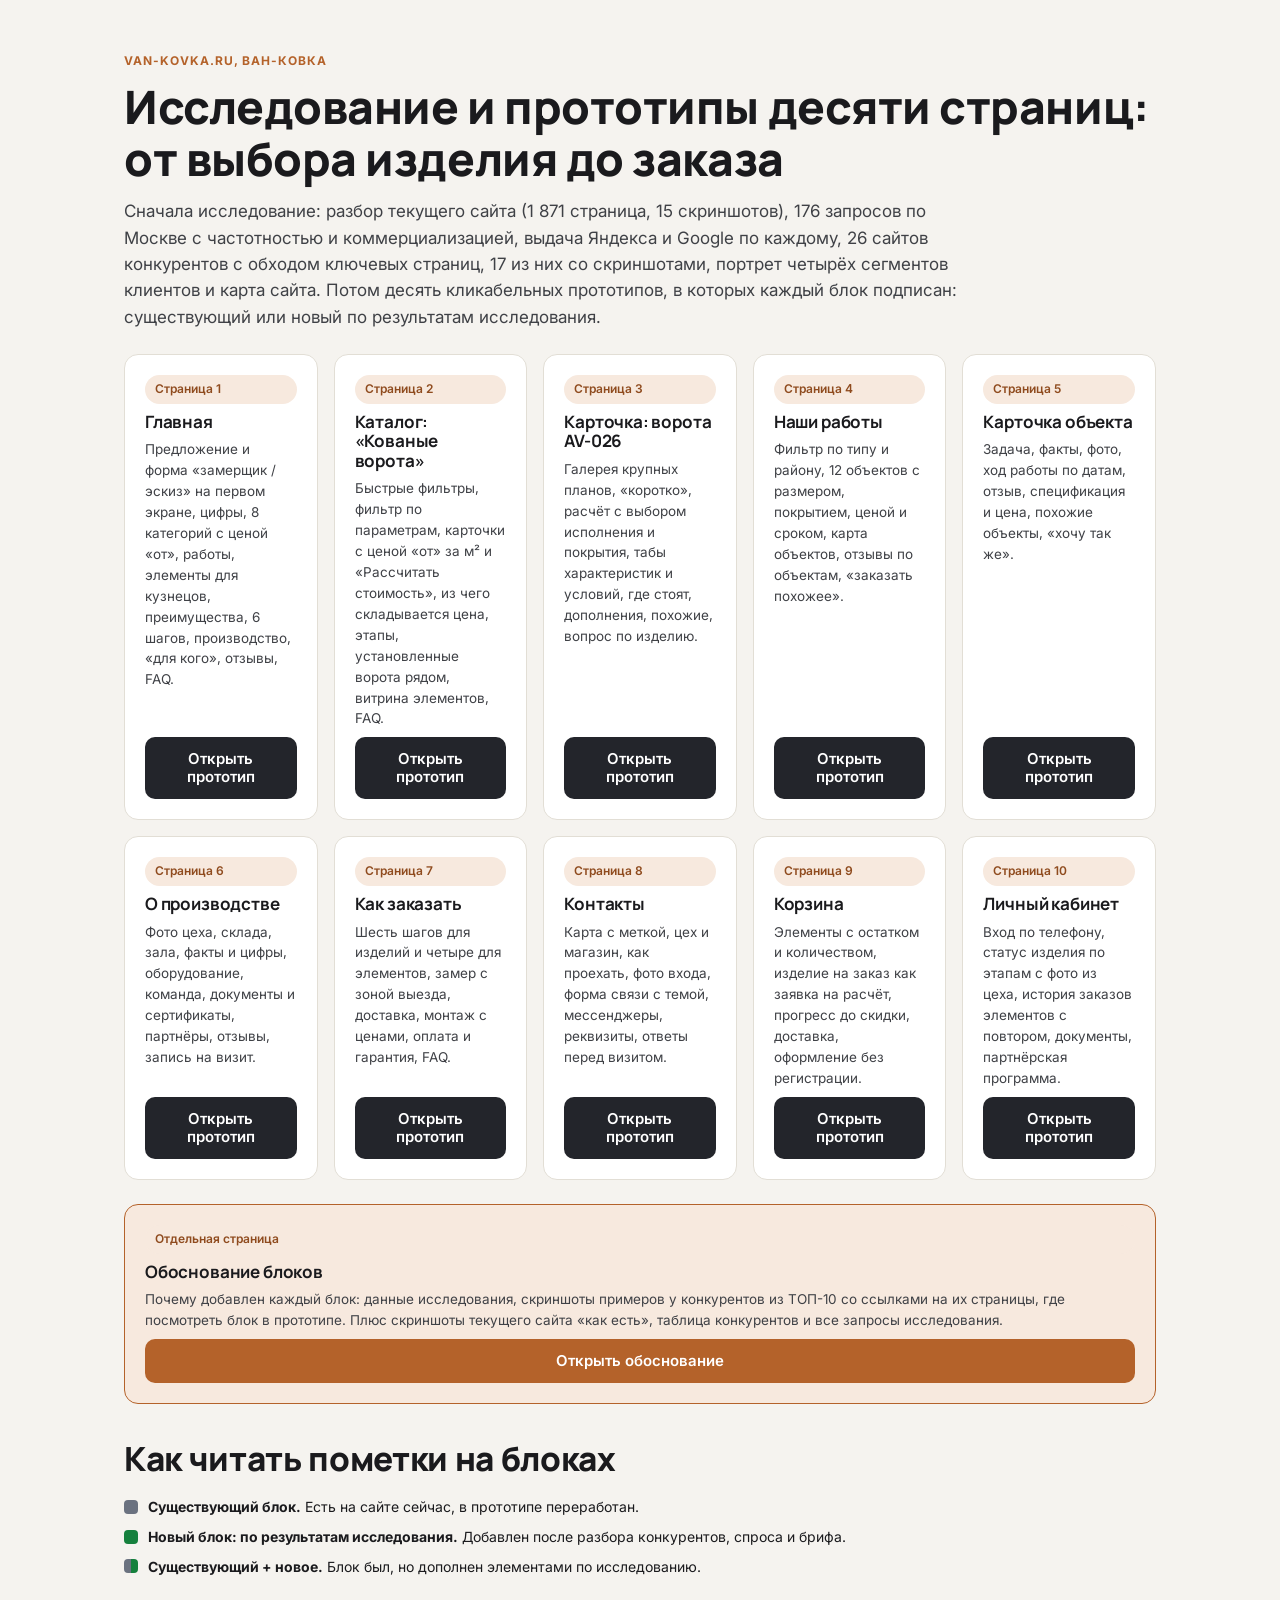
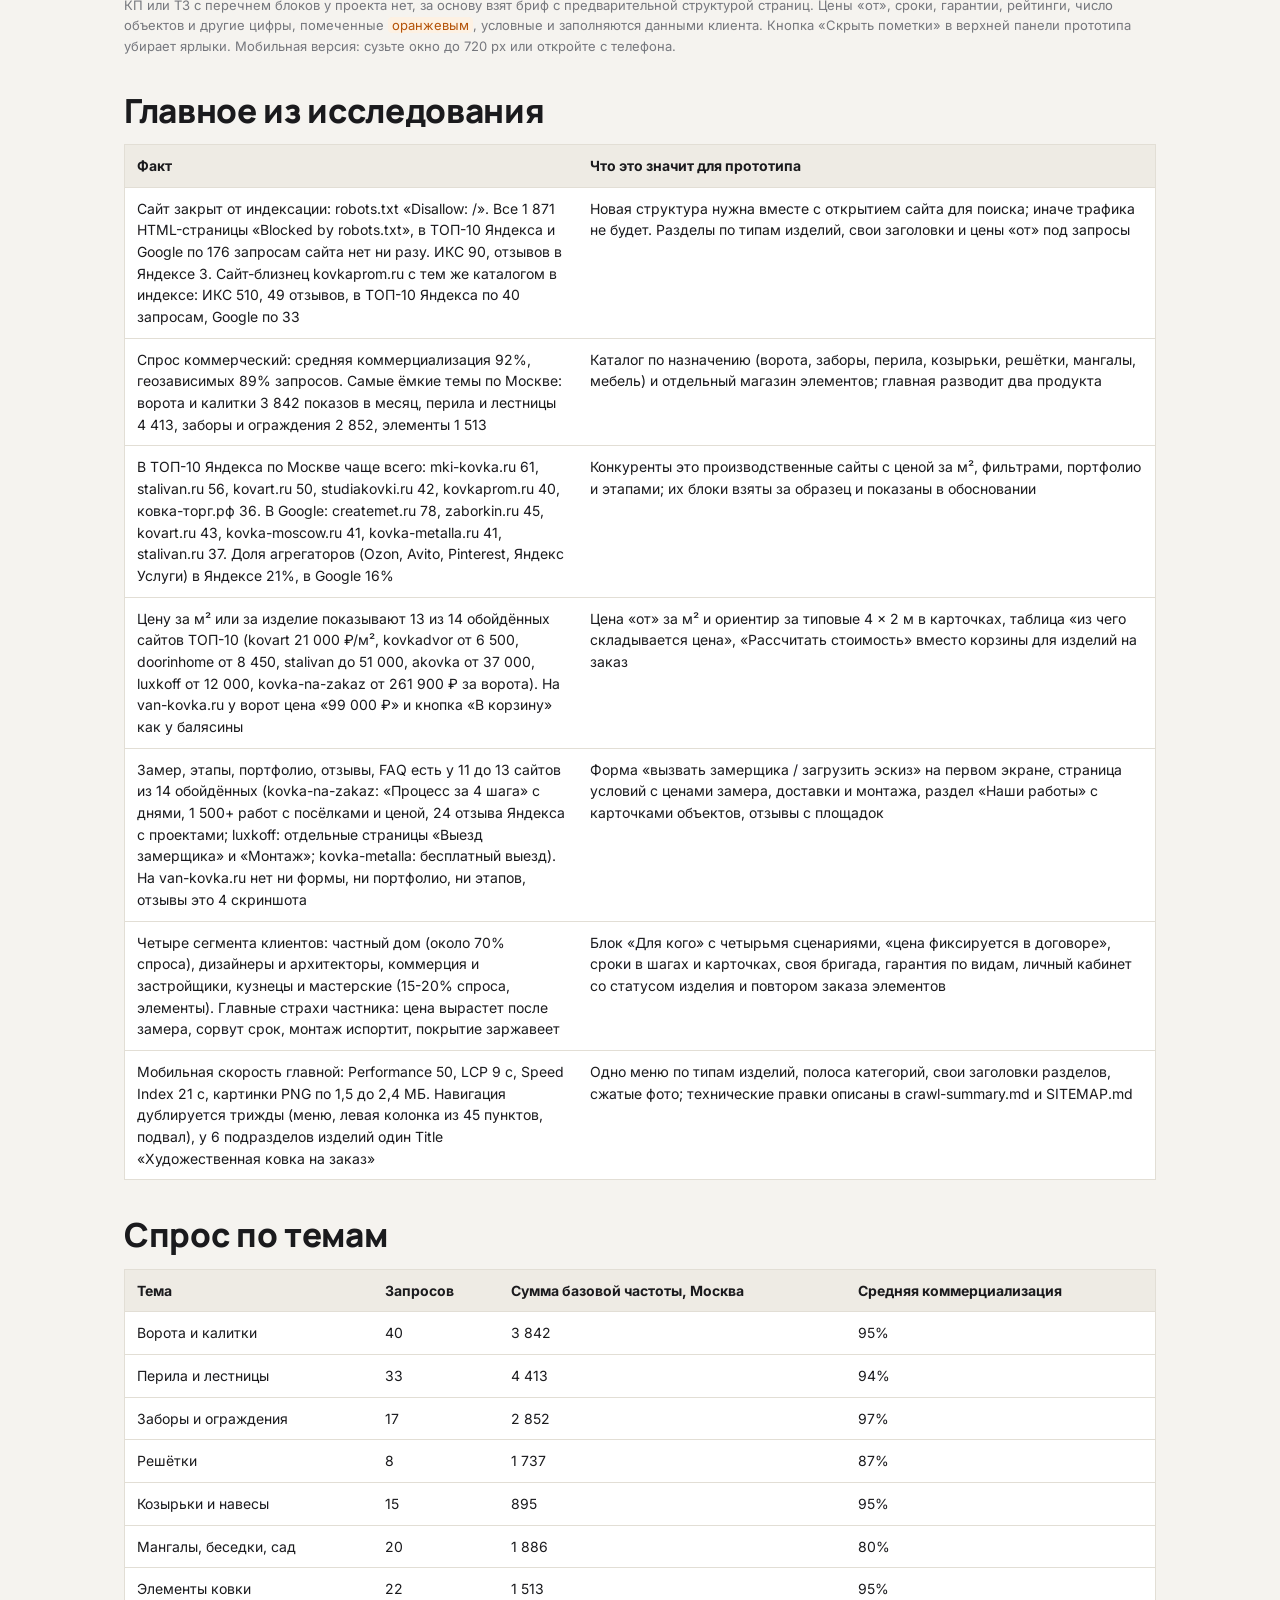
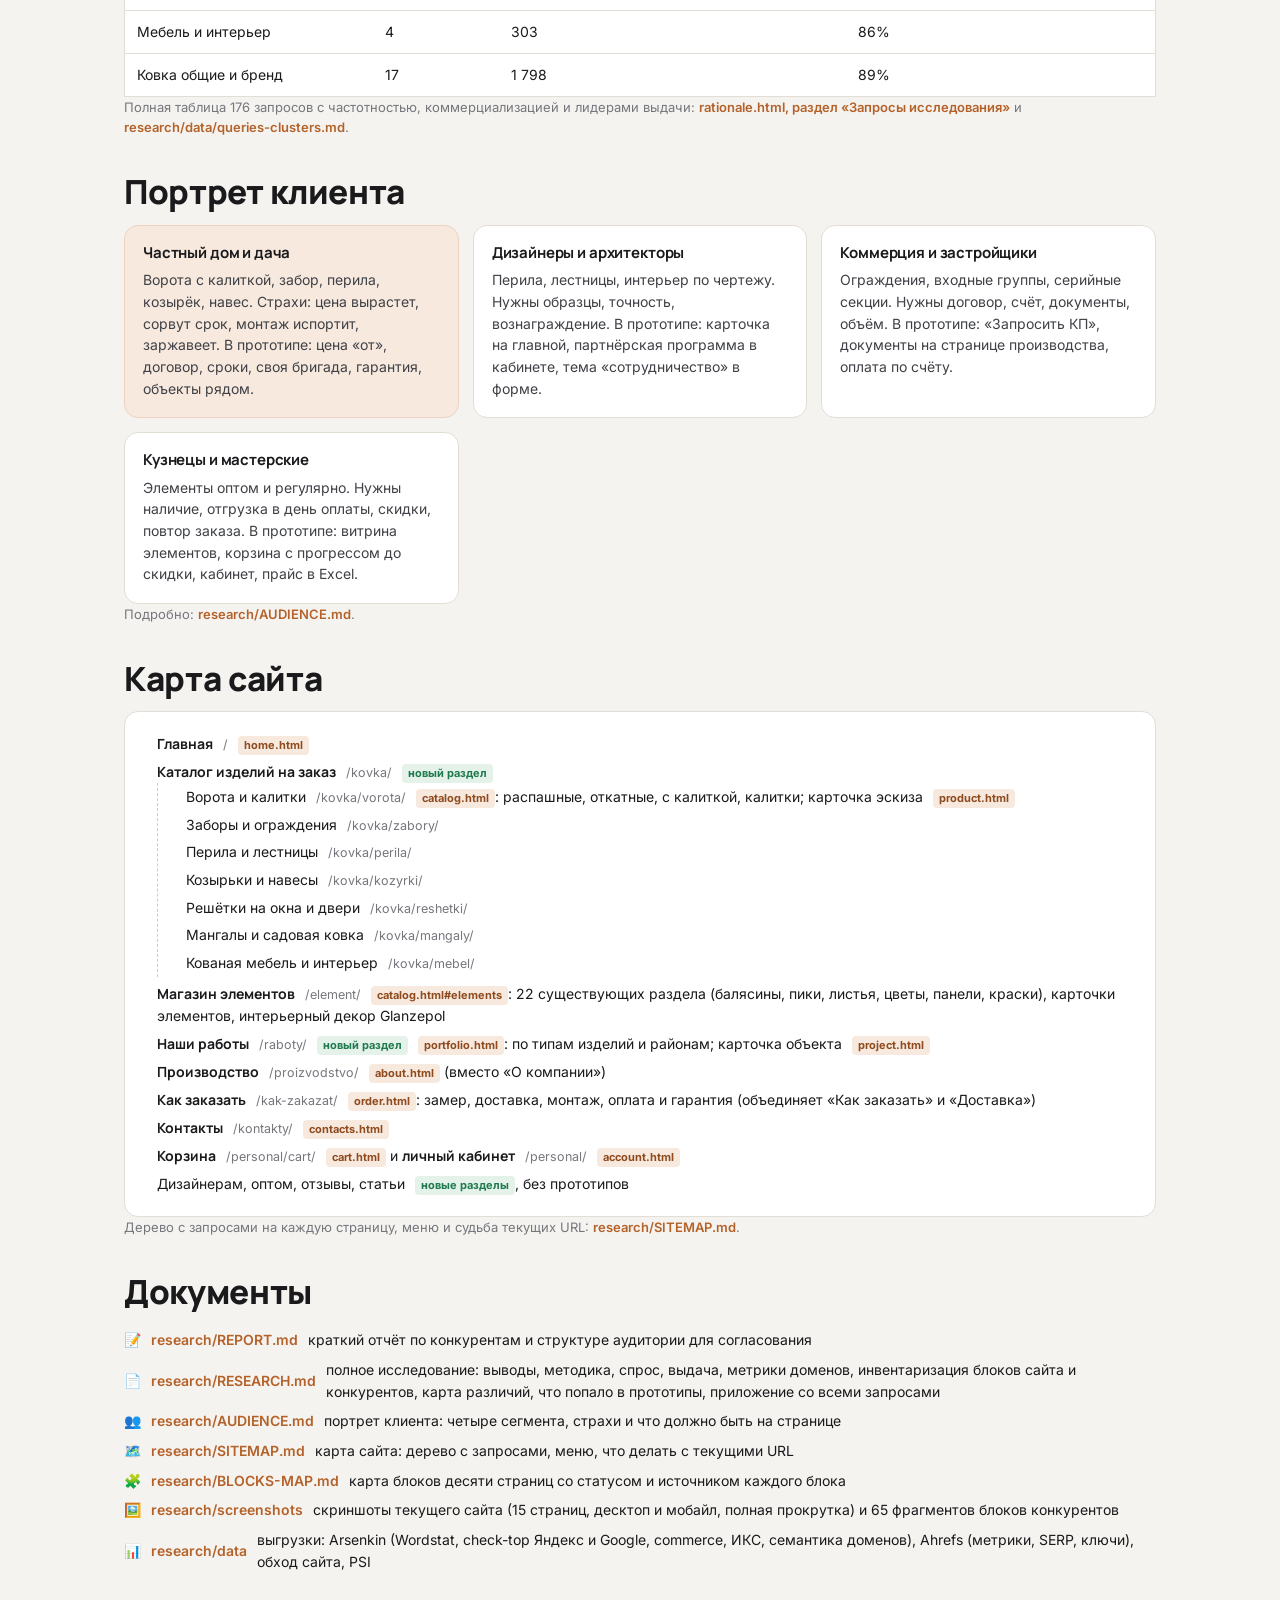
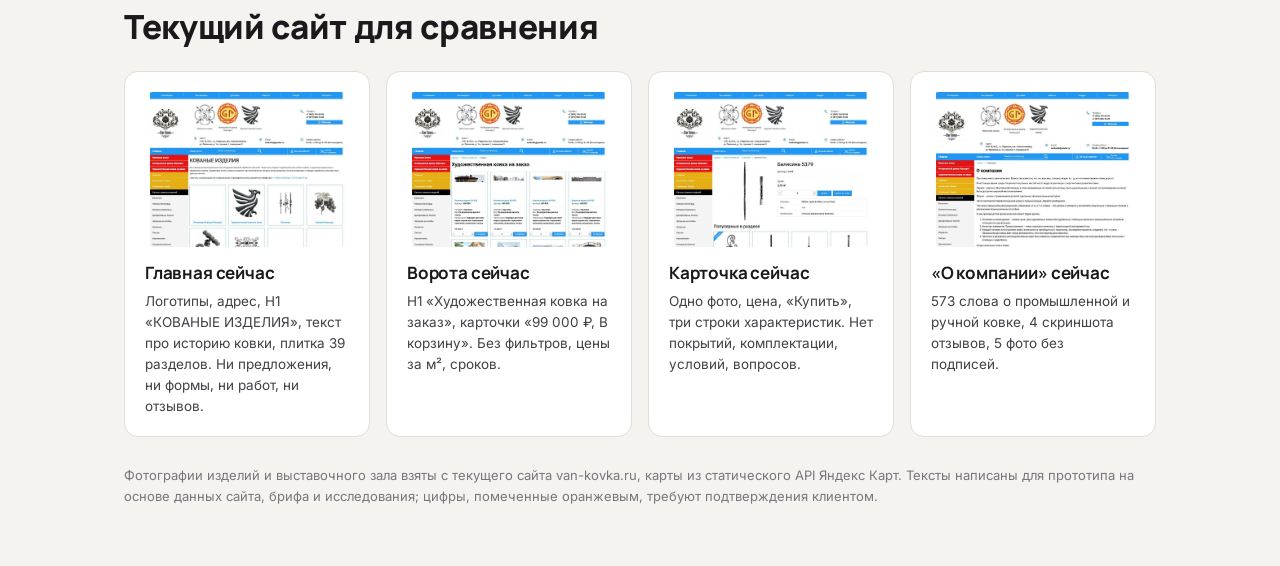
<file: index.html>
<!DOCTYPE html>
<html lang="ru">
<head>
<meta charset="utf-8">
<meta name="viewport" content="width=device-width, initial-scale=1">
<title>Ван-Ковка: прототипы и исследование конкурентов</title>
<meta name="description" content="Прототипы десяти страниц van-kovka.ru (главная, каталог, карточка, портфолио, объект, производство, как заказать, контакты, корзина, кабинет) по итогам исследования 176 запросов, выдачи Яндекса и Google и 16 сайтов конкурентов.">
<link rel="preconnect" href="https://fonts.googleapis.com">
<link rel="preconnect" href="https://fonts.gstatic.com" crossorigin>
<link href="https://fonts.googleapis.com/css2?family=Inter:wght@400;500;600;700&family=Manrope:wght@500;700;800&display=swap" rel="stylesheet">
<link rel="icon" href="data:image/svg+xml,%3Csvg xmlns=%27http://www.w3.org/2000/svg%27 viewBox=%270 0 32 32%27%3E%3Crect width=%2732%27 height=%2732%27 rx=%277%27 fill=%27%23B4622A%27/%3E%3Ctext x=%2716%27 y=%2722%27 font-size=%2716%27 font-family=%27Arial%27 font-weight=%27700%27 fill=%27white%27 text-anchor=%27middle%27%3EВ%3C/text%3E%3C/svg%3E">
<link rel="stylesheet" href="assets/styles.css?v=1">
<style>body{padding-top:0}.hub .tree{margin-top:12px}.hub h2{margin-top:36px}.hub .hub-card img{border-radius:8px;margin-bottom:8px}.hub .persona-grid .info h3{font-size:15px}</style>
</head>
<body>
<div class="hub">
  <span class="eyebrow">van-kovka.ru, Ван-Ковка</span>
  <h1>Исследование и прототипы десяти страниц: от выбора изделия до заказа</h1>
  <p style="font-size:17px;color:var(--ink-2);max-width:860px;margin-top:12px">Сначала исследование: разбор текущего сайта (1&nbsp;871 страница, 15 скриншотов), 176 запросов по Москве с частотностью и коммерциализацией, выдача Яндекса и Google по каждому, 26 сайтов конкурентов с обходом ключевых страниц, 17 из них со скриншотами, портрет четырёх сегментов клиентов и карта сайта. Потом десять кликабельных прототипов, в которых каждый блок подписан: существующий или новый по результатам исследования.</p>

  <div class="hub-grid five"><a class="hub-card" href="prototypes/home.html"><span class="chip brand">Страница 1</span><h3>Главная</h3><p>Предложение и форма «замерщик / эскиз» на первом экране, цифры, 8 категорий с ценой «от», работы, элементы для кузнецов, преимущества, 6 шагов, производство, «для кого», отзывы, FAQ.</p><span class="btn btn-dark">Открыть прототип</span></a><a class="hub-card" href="prototypes/catalog.html"><span class="chip brand">Страница 2</span><h3>Каталог: «Кованые ворота»</h3><p>Быстрые фильтры, фильтр по параметрам, карточки с ценой «от» за м² и «Рассчитать стоимость», из чего складывается цена, этапы, установленные ворота рядом, витрина элементов, FAQ.</p><span class="btn btn-dark">Открыть прототип</span></a><a class="hub-card" href="prototypes/product.html"><span class="chip brand">Страница 3</span><h3>Карточка: ворота AV-026</h3><p>Галерея крупных планов, «коротко», расчёт с выбором исполнения и покрытия, табы характеристик и условий, где стоят, дополнения, похожие, вопрос по изделию.</p><span class="btn btn-dark">Открыть прототип</span></a><a class="hub-card" href="prototypes/portfolio.html"><span class="chip brand">Страница 4</span><h3>Наши работы</h3><p>Фильтр по типу и району, 12 объектов с размером, покрытием, ценой и сроком, карта объектов, отзывы по объектам, «заказать похожее».</p><span class="btn btn-dark">Открыть прототип</span></a><a class="hub-card" href="prototypes/project.html"><span class="chip brand">Страница 5</span><h3>Карточка объекта</h3><p>Задача, факты, фото, ход работы по датам, отзыв, спецификация и цена, похожие объекты, «хочу так же».</p><span class="btn btn-dark">Открыть прототип</span></a><a class="hub-card" href="prototypes/about.html"><span class="chip brand">Страница 6</span><h3>О производстве</h3><p>Фото цеха, склада, зала, факты и цифры, оборудование, команда, документы и сертификаты, партнёры, отзывы, запись на визит.</p><span class="btn btn-dark">Открыть прототип</span></a><a class="hub-card" href="prototypes/order.html"><span class="chip brand">Страница 7</span><h3>Как заказать</h3><p>Шесть шагов для изделий и четыре для элементов, замер с зоной выезда, доставка, монтаж с ценами, оплата и гарантия, FAQ.</p><span class="btn btn-dark">Открыть прототип</span></a><a class="hub-card" href="prototypes/contacts.html"><span class="chip brand">Страница 8</span><h3>Контакты</h3><p>Карта с меткой, цех и магазин, как проехать, фото входа, форма связи с темой, мессенджеры, реквизиты, ответы перед визитом.</p><span class="btn btn-dark">Открыть прототип</span></a><a class="hub-card" href="prototypes/cart.html"><span class="chip brand">Страница 9</span><h3>Корзина</h3><p>Элементы с остатком и количеством, изделие на заказ как заявка на расчёт, прогресс до скидки, доставка, оформление без регистрации.</p><span class="btn btn-dark">Открыть прототип</span></a><a class="hub-card" href="prototypes/account.html"><span class="chip brand">Страница 10</span><h3>Личный кабинет</h3><p>Вход по телефону, статус изделия по этапам с фото из цеха, история заказов элементов с повтором, документы, партнёрская программа.</p><span class="btn btn-dark">Открыть прототип</span></a></div>

  <a class="hub-card" href="rationale.html" style="border-color:var(--brand);background:var(--brand-soft);margin-bottom:8px"><span class="chip brand">Отдельная страница</span><h3>Обоснование блоков</h3><p>Почему добавлен каждый блок: данные исследования, скриншоты примеров у конкурентов из ТОП-10 со ссылками на их страницы, где посмотреть блок в прототипе. Плюс скриншоты текущего сайта «как есть», таблица конкурентов и все запросы исследования.</p><span class="btn btn-primary">Открыть обоснование</span></a>

  <h2>Как читать пометки на блоках</h2>
  <div class="legend">
    <div><i style="background:#6B7280"></i><span><b>Существующий блок.</b> Есть на сайте сейчас, в прототипе переработан.</span></div>
    <div><i style="background:#15803D"></i><span><b>Новый блок: по результатам исследования.</b> Добавлен после разбора конкурентов, спроса и брифа.</span></div>
    <div><i style="background:linear-gradient(90deg,#6B7280 0 50%,#15803D 50% 100%)"></i><span><b>Существующий + новое.</b> Блок был, но дополнен элементами по исследованию.</span></div>
  </div>
  <p class="muted small">КП или ТЗ с перечнем блоков у проекта нет, за основу взят бриф с предварительной структурой страниц. Цены «от», сроки, гарантии, рейтинги, число объектов и другие цифры, помеченные <span class="fill">оранжевым</span>, условные и заполняются данными клиента. Кнопка «Скрыть пометки» в верхней панели прототипа убирает ярлыки. Мобильная версия: сузьте окно до 720 px или откройте с телефона.</p>

  <h2>Главное из исследования</h2>
  <table style="margin-top:14px">
    <tr><th style="width:44%">Факт</th><th>Что это значит для прототипа</th></tr>
    <tr><td>Сайт закрыт от индексации: robots.txt «Disallow: /». Все 1&nbsp;871 HTML-страницы «Blocked by robots.txt», в ТОП-10 Яндекса и Google по 176 запросам сайта нет ни разу. ИКС 90, отзывов в Яндексе 3. Сайт-близнец kovkaprom.ru с тем же каталогом в индексе: ИКС 510, 49 отзывов, в ТОП-10 Яндекса по 40 запросам, Google по 33</td><td>Новая структура нужна вместе с открытием сайта для поиска; иначе трафика не будет. Разделы по типам изделий, свои заголовки и цены «от» под запросы</td></tr>
    <tr><td>Спрос коммерческий: средняя коммерциализация 92%, геозависимых 89% запросов. Самые ёмкие темы по Москве: ворота и калитки 3&nbsp;842 показов в месяц, перила и лестницы 4&nbsp;413, заборы и ограждения 2&nbsp;852, элементы 1&nbsp;513</td><td>Каталог по назначению (ворота, заборы, перила, козырьки, решётки, мангалы, мебель) и отдельный магазин элементов; главная разводит два продукта</td></tr>
    <tr><td>В ТОП-10 Яндекса по Москве чаще всего: mki-kovka.ru 61, stalivan.ru 56, kovart.ru 50, studiakovki.ru 42, kovkaprom.ru 40, ковка-торг.рф 36. В Google: createmet.ru 78, zaborkin.ru 45, kovart.ru 43, kovka-moscow.ru 41, kovka-metalla.ru 41, stalivan.ru 37. Доля агрегаторов (Ozon, Avito, Pinterest, Яндекс Услуги) в Яндексе 21%, в Google 16%</td><td>Конкуренты это производственные сайты с ценой за м², фильтрами, портфолио и этапами; их блоки взяты за образец и показаны в обосновании</td></tr>
    <tr><td>Цену за м² или за изделие показывают 13 из 14 обойдённых сайтов ТОП-10 (kovart 21&nbsp;000 ₽/м², kovkadvor от 6&nbsp;500, doorinhome от 8&nbsp;450, stalivan до 51&nbsp;000, akovka от 37&nbsp;000, luxkoff от 12&nbsp;000, kovka-na-zakaz от 261&nbsp;900 ₽ за ворота). На van-kovka.ru у ворот цена «99&nbsp;000 ₽» и кнопка «В корзину» как у балясины</td><td>Цена «от» за м² и ориентир за типовые 4 × 2 м в карточках, таблица «из чего складывается цена», «Рассчитать стоимость» вместо корзины для изделий на заказ</td></tr>
    <tr><td>Замер, этапы, портфолио, отзывы, FAQ есть у 11 до 13 сайтов из 14 обойдённых (kovka-na-zakaz: «Процесс за 4 шага» с днями, 1&nbsp;500+ работ с посёлками и ценой, 24 отзыва Яндекса с проектами; luxkoff: отдельные страницы «Выезд замерщика» и «Монтаж»; kovka-metalla: бесплатный выезд). На van-kovka.ru нет ни формы, ни портфолио, ни этапов, отзывы это 4 скриншота</td><td>Форма «вызвать замерщика / загрузить эскиз» на первом экране, страница условий с ценами замера, доставки и монтажа, раздел «Наши работы» с карточками объектов, отзывы с площадок</td></tr>
    <tr><td>Четыре сегмента клиентов: частный дом (около 70% спроса), дизайнеры и архитекторы, коммерция и застройщики, кузнецы и мастерские (15-20% спроса, элементы). Главные страхи частника: цена вырастет после замера, сорвут срок, монтаж испортит, покрытие заржавеет</td><td>Блок «Для кого» с четырьмя сценариями, «цена фиксируется в договоре», сроки в шагах и карточках, своя бригада, гарантия по видам, личный кабинет со статусом изделия и повтором заказа элементов</td></tr>
    <tr><td>Мобильная скорость главной: Performance 50, LCP 9 с, Speed Index 21 с, картинки PNG по 1,5 до 2,4 МБ. Навигация дублируется трижды (меню, левая колонка из 45 пунктов, подвал), у 6 подразделов изделий один Title «Художественная ковка на заказ»</td><td>Одно меню по типам изделий, полоса категорий, свои заголовки разделов, сжатые фото; технические правки описаны в crawl-summary.md и SITEMAP.md</td></tr>
  </table>

  <h2>Спрос по темам</h2>
  <table style="margin-top:14px"><tr><th>Тема</th><th>Запросов</th><th>Сумма базовой частоты, Москва</th><th>Средняя коммерциализация</th></tr><tr><td>Ворота и калитки</td><td>40</td><td>3&nbsp;842</td><td>95%</td></tr><tr><td>Перила и лестницы</td><td>33</td><td>4&nbsp;413</td><td>94%</td></tr><tr><td>Заборы и ограждения</td><td>17</td><td>2&nbsp;852</td><td>97%</td></tr><tr><td>Решётки</td><td>8</td><td>1&nbsp;737</td><td>87%</td></tr><tr><td>Козырьки и навесы</td><td>15</td><td>895</td><td>95%</td></tr><tr><td>Мангалы, беседки, сад</td><td>20</td><td>1&nbsp;886</td><td>80%</td></tr><tr><td>Элементы ковки</td><td>22</td><td>1&nbsp;513</td><td>95%</td></tr><tr><td>Мебель и интерьер</td><td>4</td><td>303</td><td>86%</td></tr><tr><td>Ковка общие и бренд</td><td>17</td><td>1&nbsp;798</td><td>89%</td></tr></table>
  <p class="muted small">Полная таблица 176 запросов с частотностью, коммерциализацией и лидерами выдачи: <a href="rationale.html#queries" style="color:var(--brand);font-weight:600">rationale.html, раздел «Запросы исследования»</a> и <a href="https://github.com/takedown-desing/van-kovka-prototype/blob/main/research/data/queries-clusters.md" style="color:var(--brand);font-weight:600">research/data/queries-clusters.md</a>.</p>

  <h2>Портрет клиента</h2>
  <div class="persona-grid" style="margin-top:14px">
    <div class="info accent"><h3>Частный дом и дача</h3><p>Ворота с калиткой, забор, перила, козырёк, навес. Страхи: цена вырастет, сорвут срок, монтаж испортит, заржавеет. В прототипе: цена «от», договор, сроки, своя бригада, гарантия, объекты рядом.</p></div>
    <div class="info"><h3>Дизайнеры и архитекторы</h3><p>Перила, лестницы, интерьер по чертежу. Нужны образцы, точность, вознаграждение. В прототипе: карточка на главной, партнёрская программа в кабинете, тема «сотрудничество» в форме.</p></div>
    <div class="info"><h3>Коммерция и застройщики</h3><p>Ограждения, входные группы, серийные секции. Нужны договор, счёт, документы, объём. В прототипе: «Запросить КП», документы на странице производства, оплата по счёту.</p></div>
    <div class="info"><h3>Кузнецы и мастерские</h3><p>Элементы оптом и регулярно. Нужны наличие, отгрузка в день оплаты, скидки, повтор заказа. В прототипе: витрина элементов, корзина с прогрессом до скидки, кабинет, прайс в Excel.</p></div>
  </div>
  <p class="muted small">Подробно: <a href="https://github.com/takedown-desing/van-kovka-prototype/blob/main/research/AUDIENCE.md" style="color:var(--brand);font-weight:600">research/AUDIENCE.md</a>.</p>

  <h2>Карта сайта</h2>
  <div class="tree">
    <ul>
      <li><b>Главная</b> <span class="u">/</span> <span class="k">home.html</span></li>
      <li><b>Каталог изделий на заказ</b> <span class="u">/kovka/</span> <span class="n">новый раздел</span>
        <ul>
          <li>Ворота и калитки <span class="u">/kovka/vorota/</span> <span class="k">catalog.html</span>: распашные, откатные, с калиткой, калитки; карточка эскиза <span class="k">product.html</span></li>
          <li>Заборы и ограждения <span class="u">/kovka/zabory/</span></li>
          <li>Перила и лестницы <span class="u">/kovka/perila/</span></li>
          <li>Козырьки и навесы <span class="u">/kovka/kozyrki/</span></li>
          <li>Решётки на окна и двери <span class="u">/kovka/reshetki/</span></li>
          <li>Мангалы и садовая ковка <span class="u">/kovka/mangaly/</span></li>
          <li>Кованая мебель и интерьер <span class="u">/kovka/mebel/</span></li>
        </ul>
      </li>
      <li><b>Магазин элементов</b> <span class="u">/element/</span> <span class="k">catalog.html#elements</span>: 22 существующих раздела (балясины, пики, листья, цветы, панели, краски), карточки элементов, интерьерный декор Glanzepol</li>
      <li><b>Наши работы</b> <span class="u">/raboty/</span> <span class="n">новый раздел</span> <span class="k">portfolio.html</span>: по типам изделий и районам; карточка объекта <span class="k">project.html</span></li>
      <li><b>Производство</b> <span class="u">/proizvodstvo/</span> <span class="k">about.html</span> (вместо «О компании»)</li>
      <li><b>Как заказать</b> <span class="u">/kak-zakazat/</span> <span class="k">order.html</span>: замер, доставка, монтаж, оплата и гарантия (объединяет «Как заказать» и «Доставка»)</li>
      <li><b>Контакты</b> <span class="u">/kontakty/</span> <span class="k">contacts.html</span></li>
      <li><b>Корзина</b> <span class="u">/personal/cart/</span> <span class="k">cart.html</span> и <b>личный кабинет</b> <span class="u">/personal/</span> <span class="k">account.html</span></li>
      <li>Дизайнерам, оптом, отзывы, статьи <span class="n">новые разделы</span>, без прототипов</li>
    </ul>
  </div>
  <p class="muted small">Дерево с запросами на каждую страницу, меню и судьба текущих URL: <a href="https://github.com/takedown-desing/van-kovka-prototype/blob/main/research/SITEMAP.md" style="color:var(--brand);font-weight:600">research/SITEMAP.md</a>.</p>

  <h2>Документы</h2>
  <div class="legend">
    <div><span>📝</span><a href="https://github.com/takedown-desing/van-kovka-prototype/blob/main/research/REPORT.md" style="color:var(--brand);font-weight:600">research/REPORT.md</a><span>краткий отчёт по конкурентам и структуре аудитории для согласования</span></div>
    <div><span>📄</span><a href="https://github.com/takedown-desing/van-kovka-prototype/blob/main/research/RESEARCH.md" style="color:var(--brand);font-weight:600">research/RESEARCH.md</a><span>полное исследование: выводы, методика, спрос, выдача, метрики доменов, инвентаризация блоков сайта и конкурентов, карта различий, что попало в прототипы, приложение со всеми запросами</span></div>
    <div><span>👥</span><a href="https://github.com/takedown-desing/van-kovka-prototype/blob/main/research/AUDIENCE.md" style="color:var(--brand);font-weight:600">research/AUDIENCE.md</a><span>портрет клиента: четыре сегмента, страхи и что должно быть на странице</span></div>
    <div><span>🗺️</span><a href="https://github.com/takedown-desing/van-kovka-prototype/blob/main/research/SITEMAP.md" style="color:var(--brand);font-weight:600">research/SITEMAP.md</a><span>карта сайта: дерево с запросами, меню, что делать с текущими URL</span></div>
    <div><span>🧩</span><a href="https://github.com/takedown-desing/van-kovka-prototype/blob/main/research/BLOCKS-MAP.md" style="color:var(--brand);font-weight:600">research/BLOCKS-MAP.md</a><span>карта блоков десяти страниц со статусом и источником каждого блока</span></div>
    <div><span>🖼️</span><a href="https://github.com/takedown-desing/van-kovka-prototype/tree/main/research/screenshots" style="color:var(--brand);font-weight:600">research/screenshots</a><span>скриншоты текущего сайта (15 страниц, десктоп и мобайл, полная прокрутка) и 65 фрагментов блоков конкурентов</span></div>
    <div><span>📊</span><a href="https://github.com/takedown-desing/van-kovka-prototype/tree/main/research/data" style="color:var(--brand);font-weight:600">research/data</a><span>выгрузки: Arsenkin (Wordstat, check-top Яндекс и Google, commerce, ИКС, семантика доменов), Ahrefs (метрики, SERP, ключи), обход сайта, PSI</span></div>
  </div>

  <h2>Текущий сайт для сравнения</h2>
  <div class="hub-grid four">
    <a class="hub-card" href="research/screenshots/van-kovka_home_desktop.jpeg"><img src="research/screenshots/was/was-home-top.jpg" alt="" loading="lazy"><h3>Главная сейчас</h3><p>Логотипы, адрес, H1 «КОВАНЫЕ ИЗДЕЛИЯ», текст про историю ковки, плитка 39 разделов. Ни предложения, ни формы, ни работ, ни отзывов.</p></a>
    <a class="hub-card" href="research/screenshots/van-kovka_vorota_desktop.jpeg"><img src="research/screenshots/was/was-vorota-top.jpg" alt="" loading="lazy"><h3>Ворота сейчас</h3><p>H1 «Художественная ковка на заказ», карточки «99&nbsp;000 ₽, В корзину». Без фильтров, цены за м², сроков.</p></a>
    <a class="hub-card" href="research/screenshots/van-kovka_product_desktop.jpeg"><img src="research/screenshots/was/was-product-top.jpg" alt="" loading="lazy"><h3>Карточка сейчас</h3><p>Одно фото, цена, «Купить», три строки характеристик. Нет покрытий, комплектации, условий, вопросов.</p></a>
    <a class="hub-card" href="research/screenshots/van-kovka_about_desktop.jpeg"><img src="research/screenshots/was/was-about-top.jpg" alt="" loading="lazy"><h3>«О компании» сейчас</h3><p>573 слова о промышленной и ручной ковке, 4 скриншота отзывов, 5 фото без подписей.</p></a>
  </div>

  <p class="muted small" style="margin-top:28px">Фотографии изделий и выставочного зала взяты с текущего сайта van-kovka.ru, карты из статического API Яндекс Карт. Тексты написаны для прототипа на основе данных сайта, брифа и исследования; цифры, помеченные оранжевым, требуют подтверждения клиентом.</p>
</div>
</body>
</html>
</file>
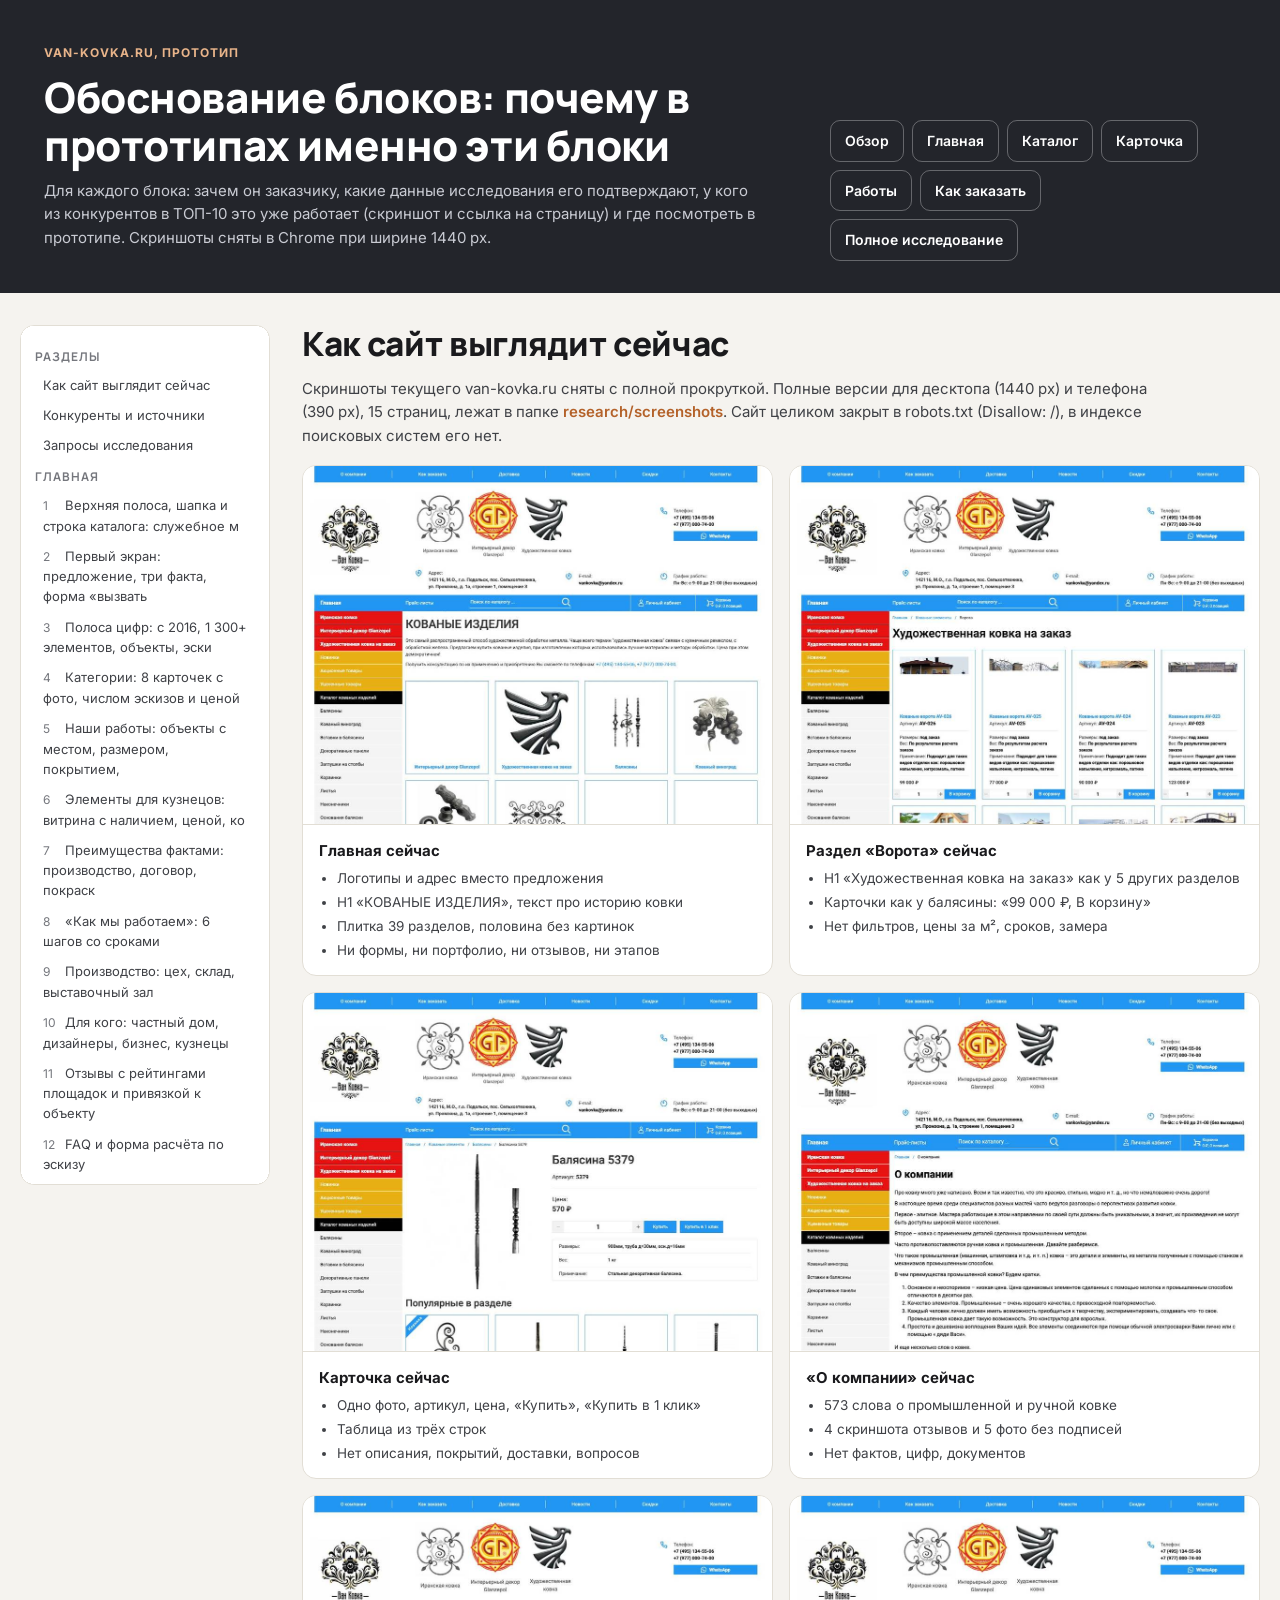
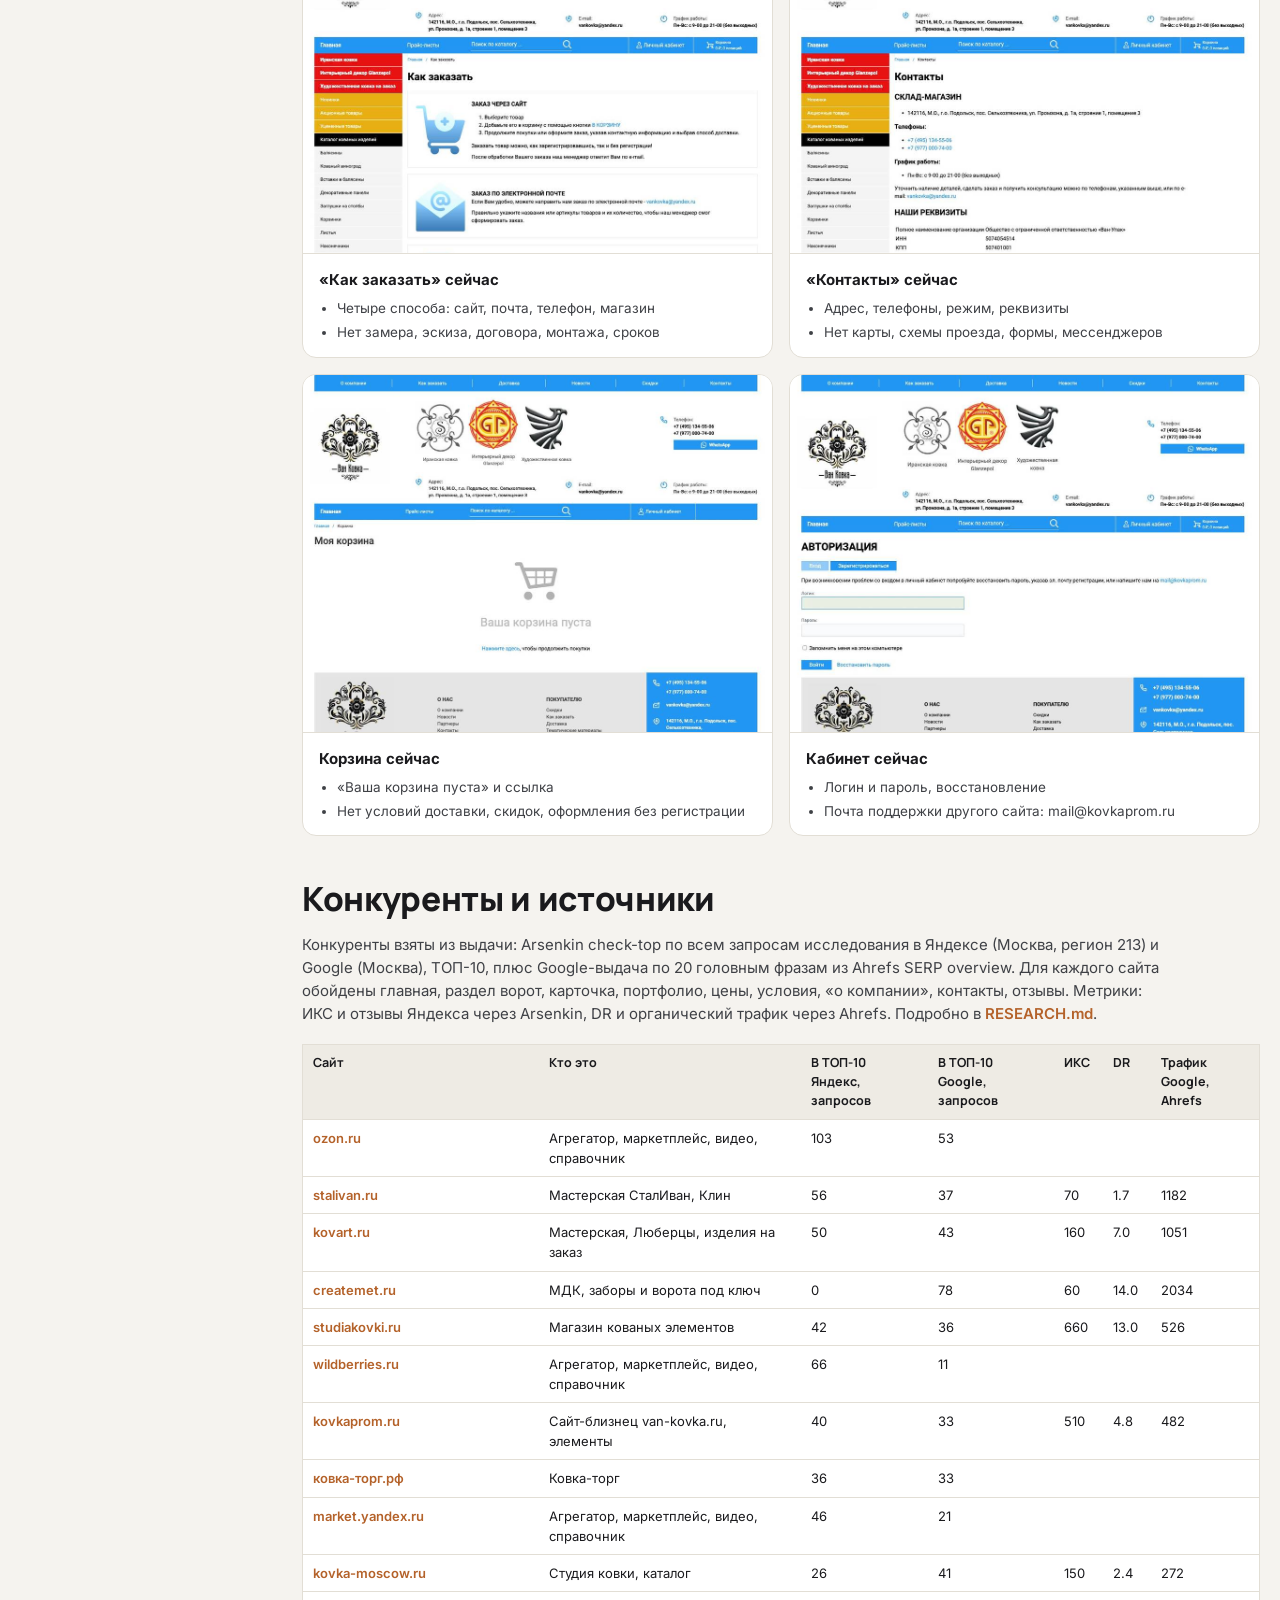
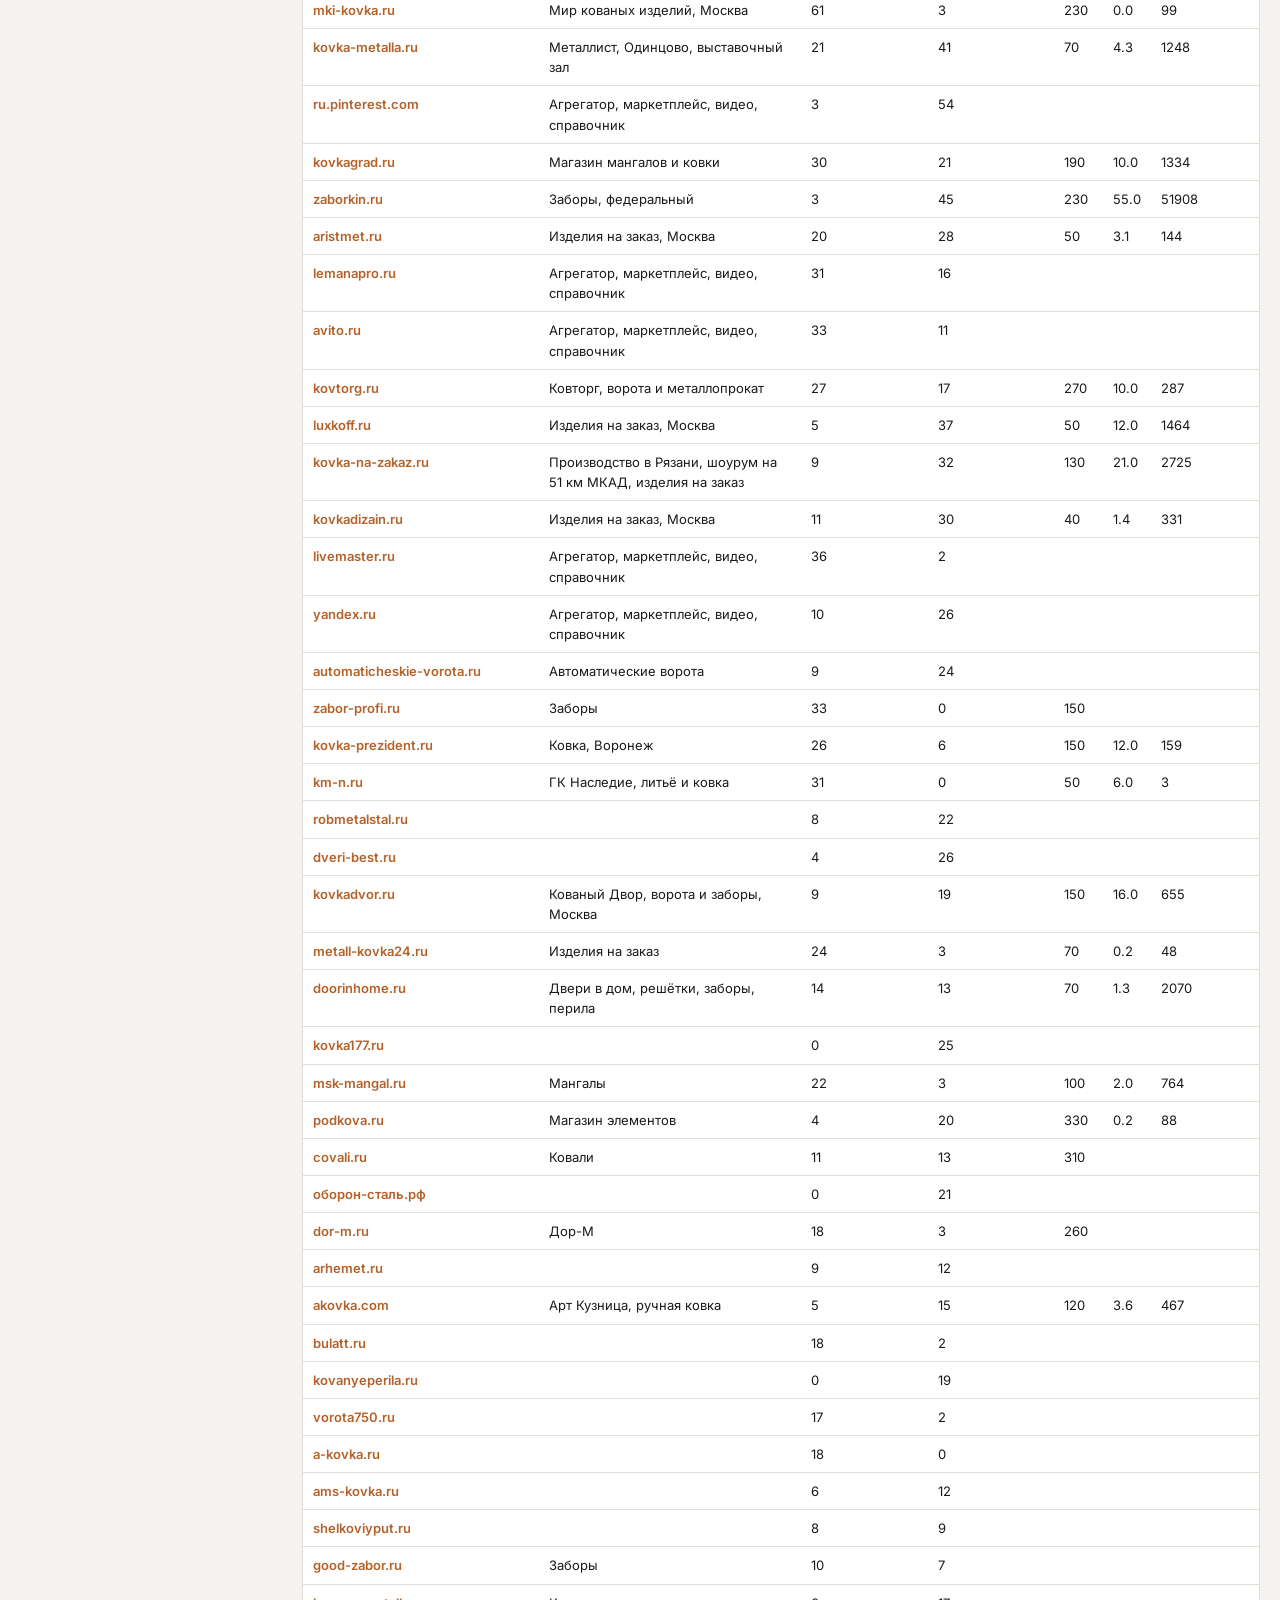
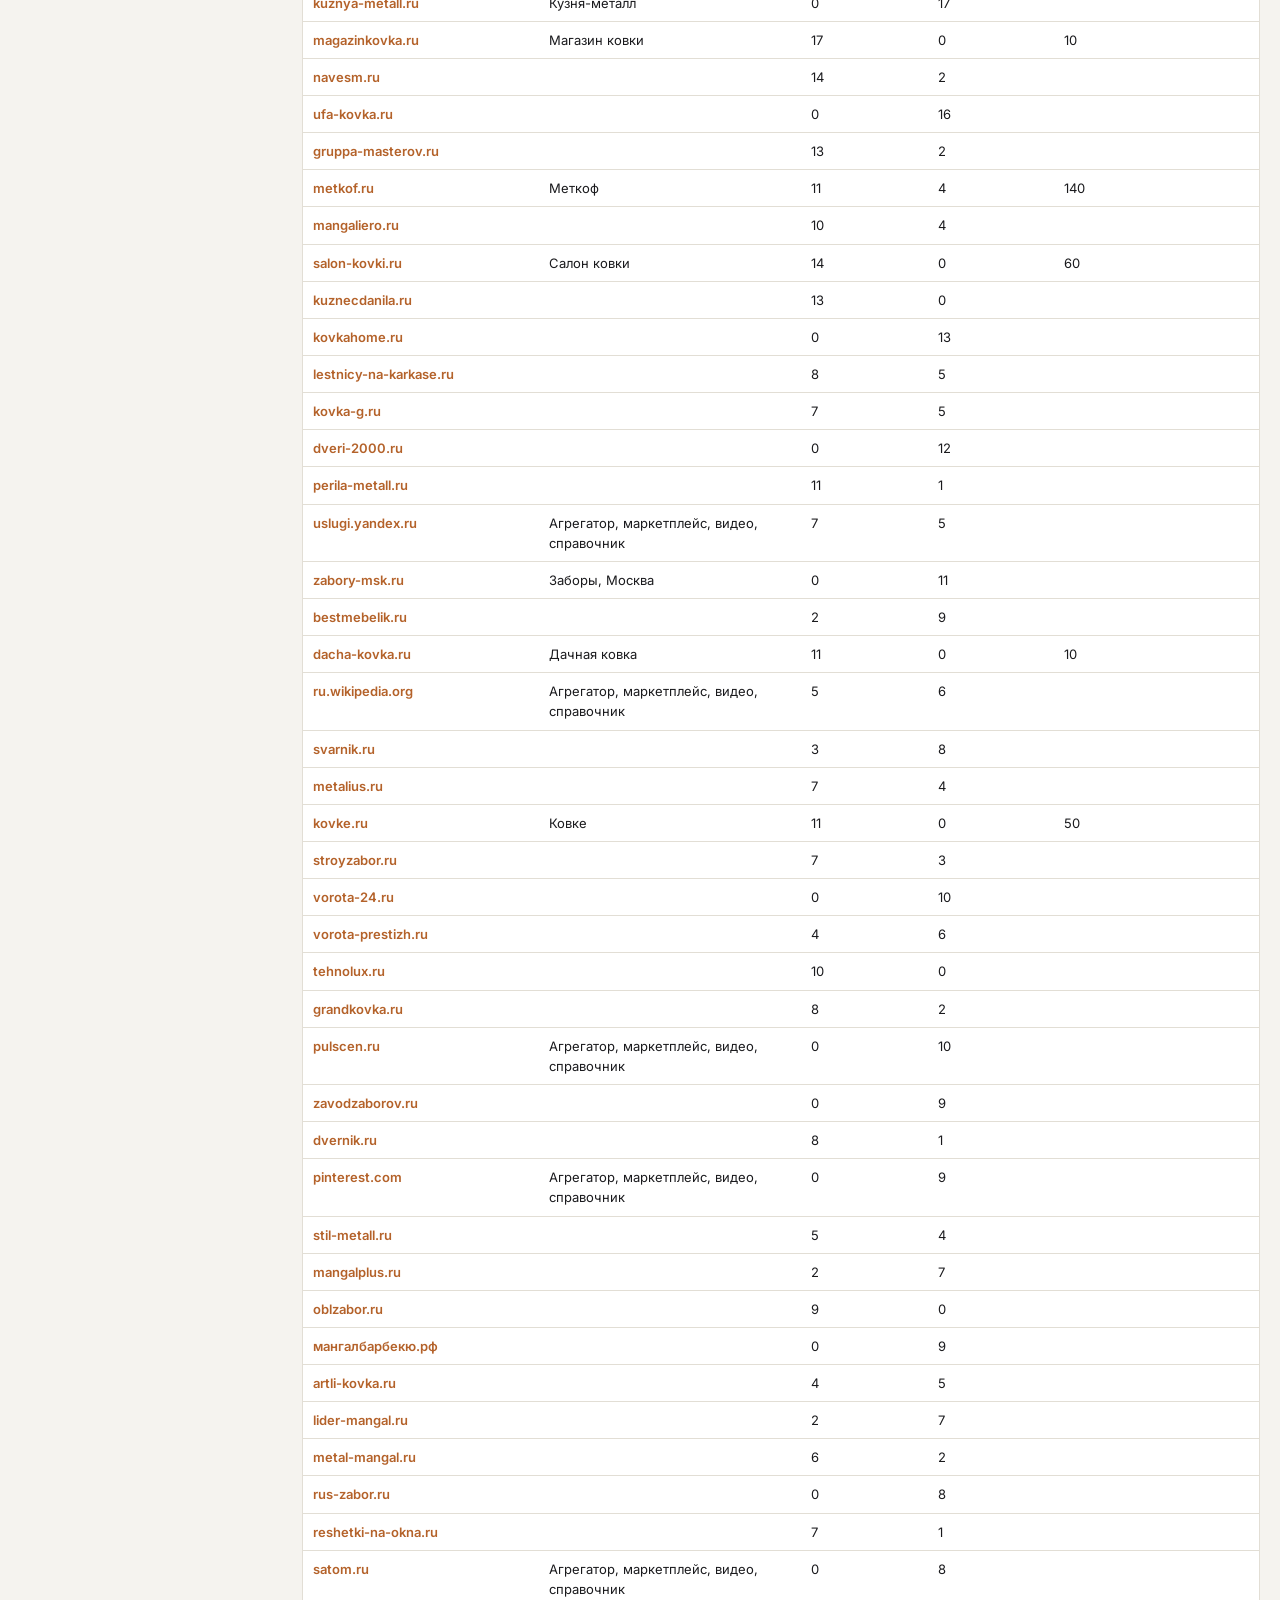
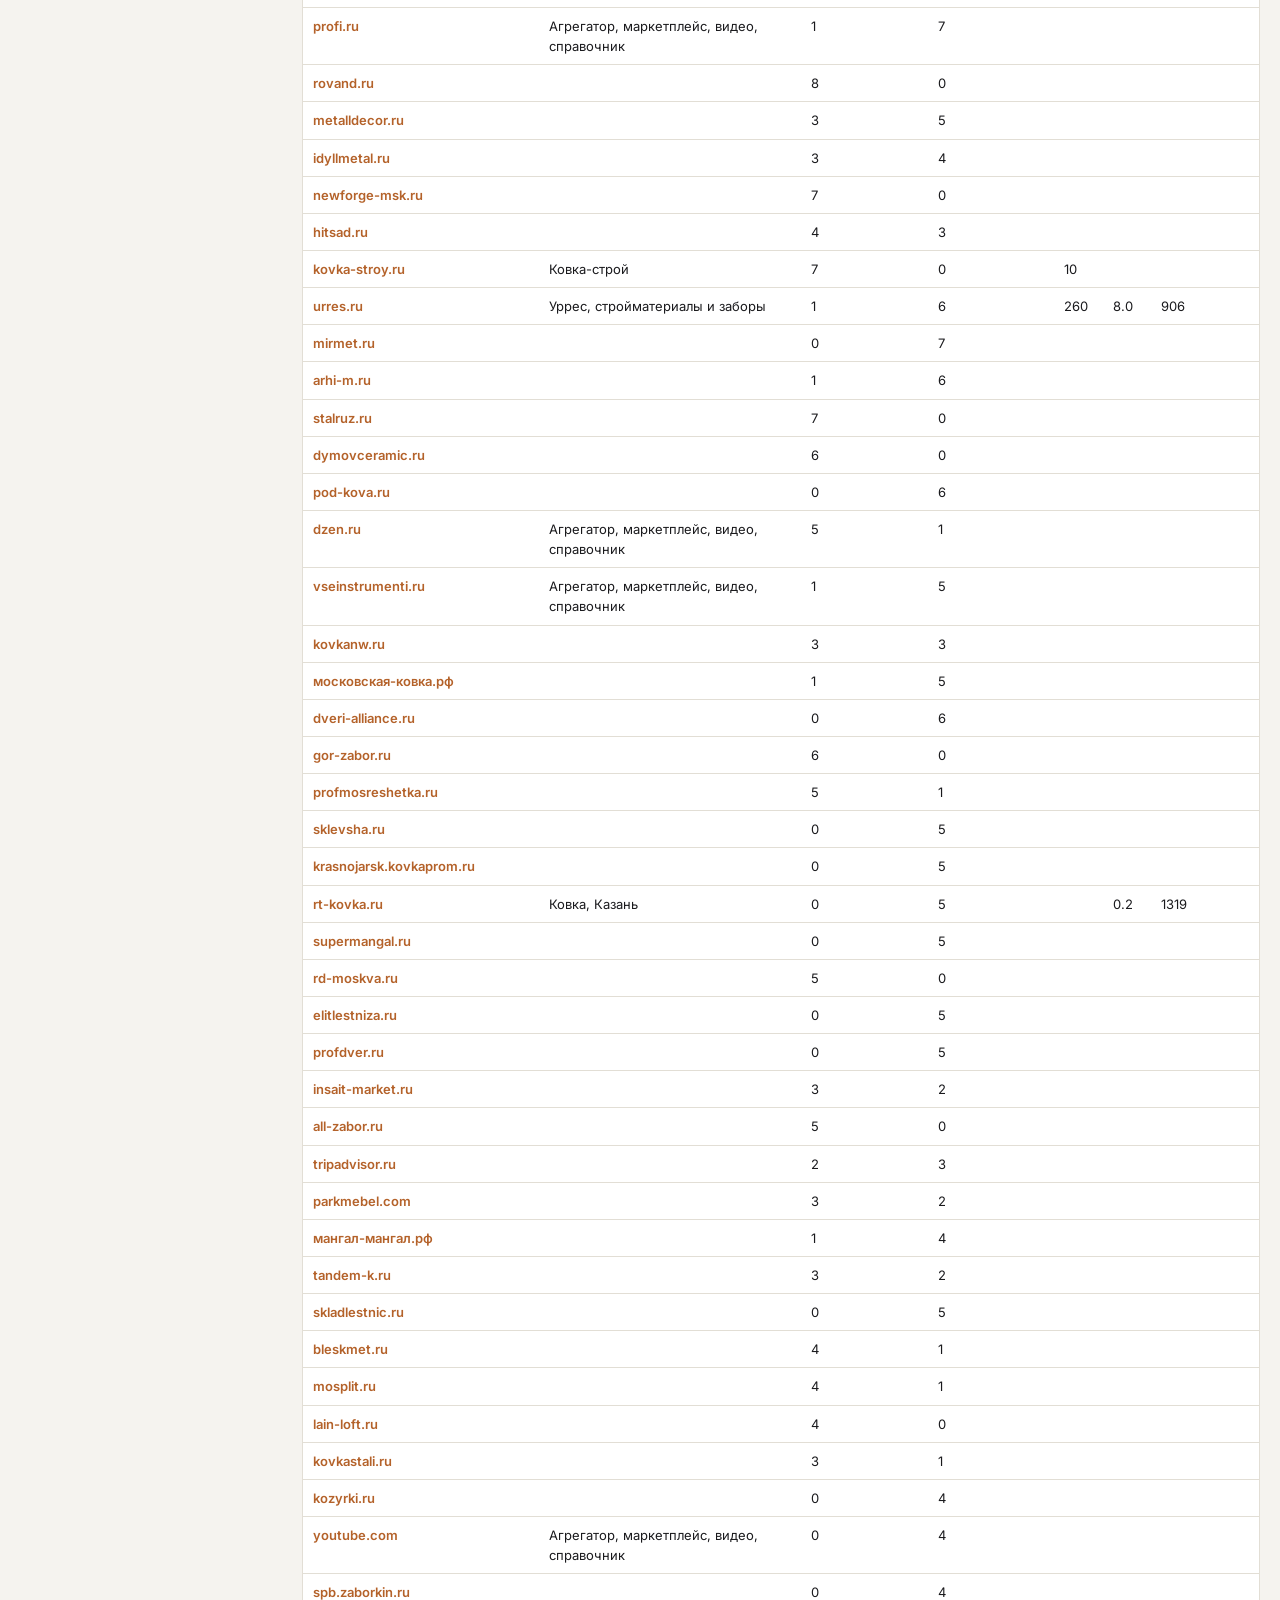
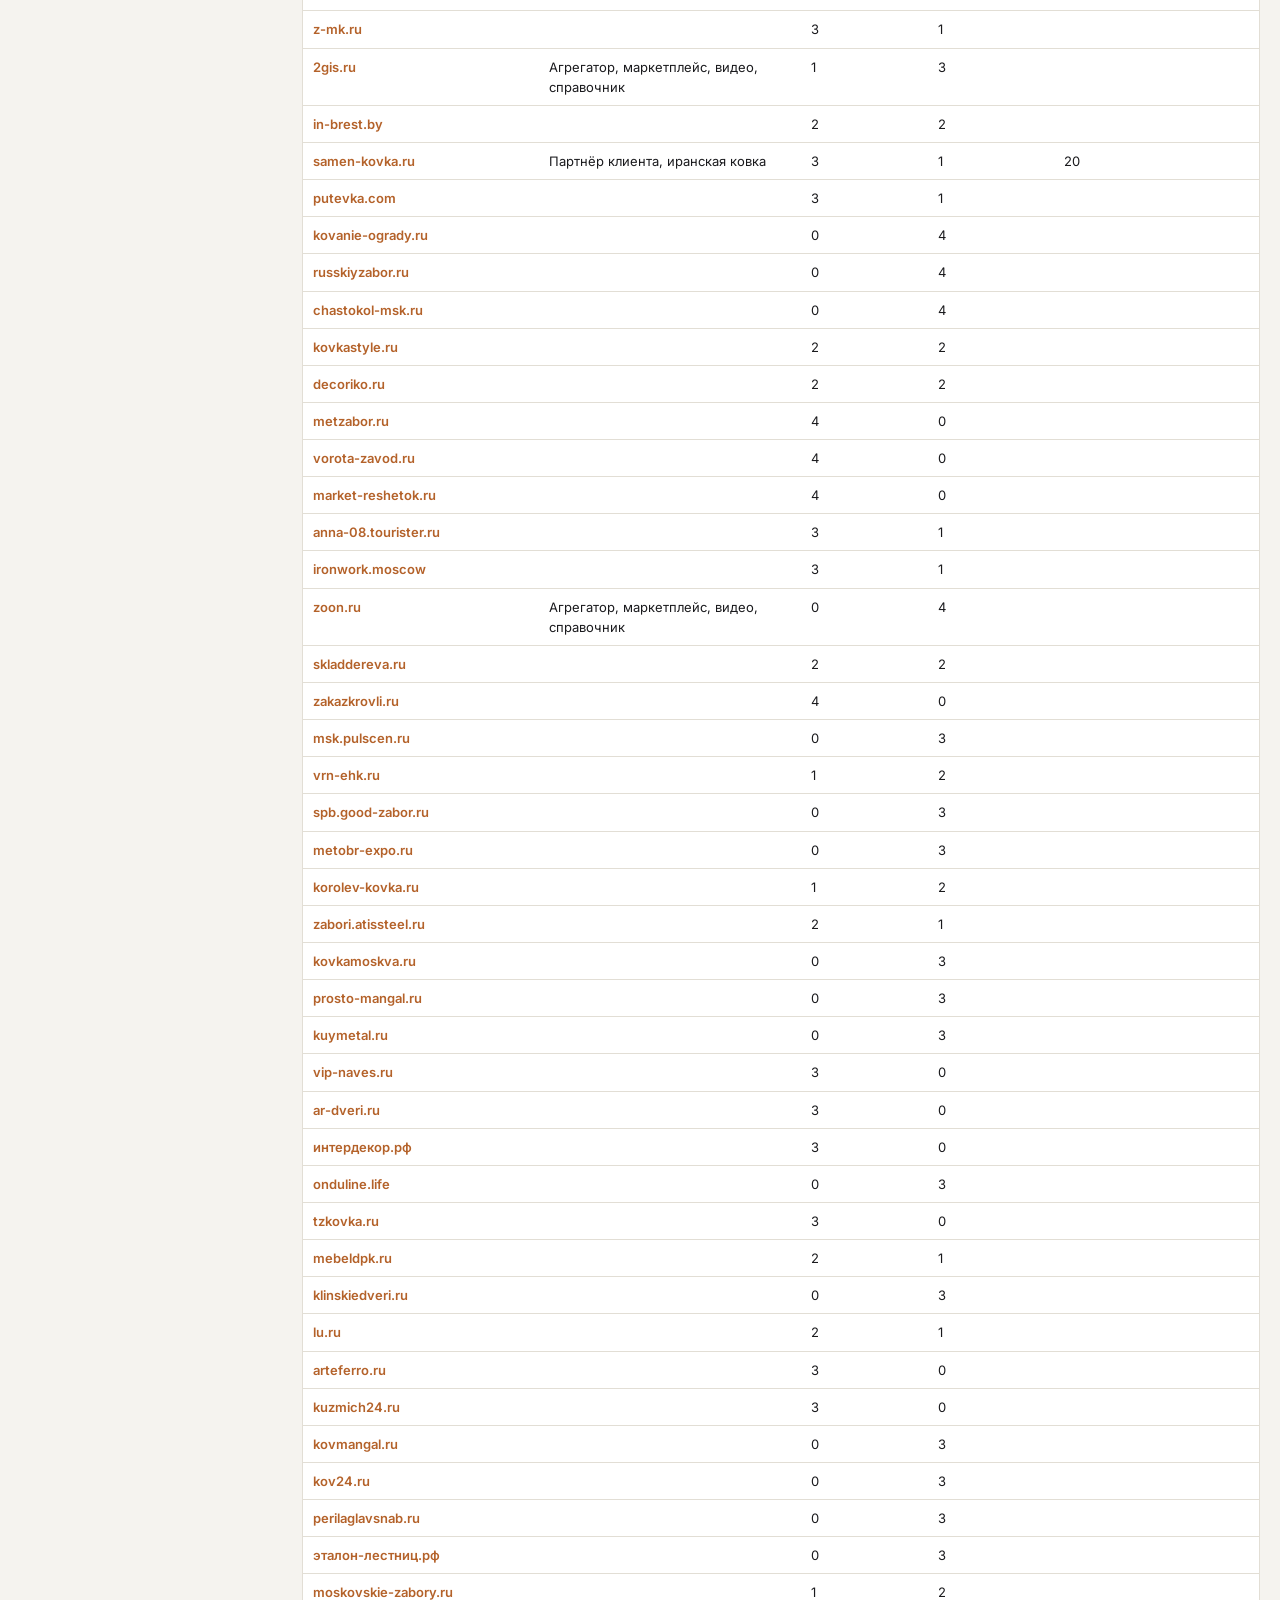
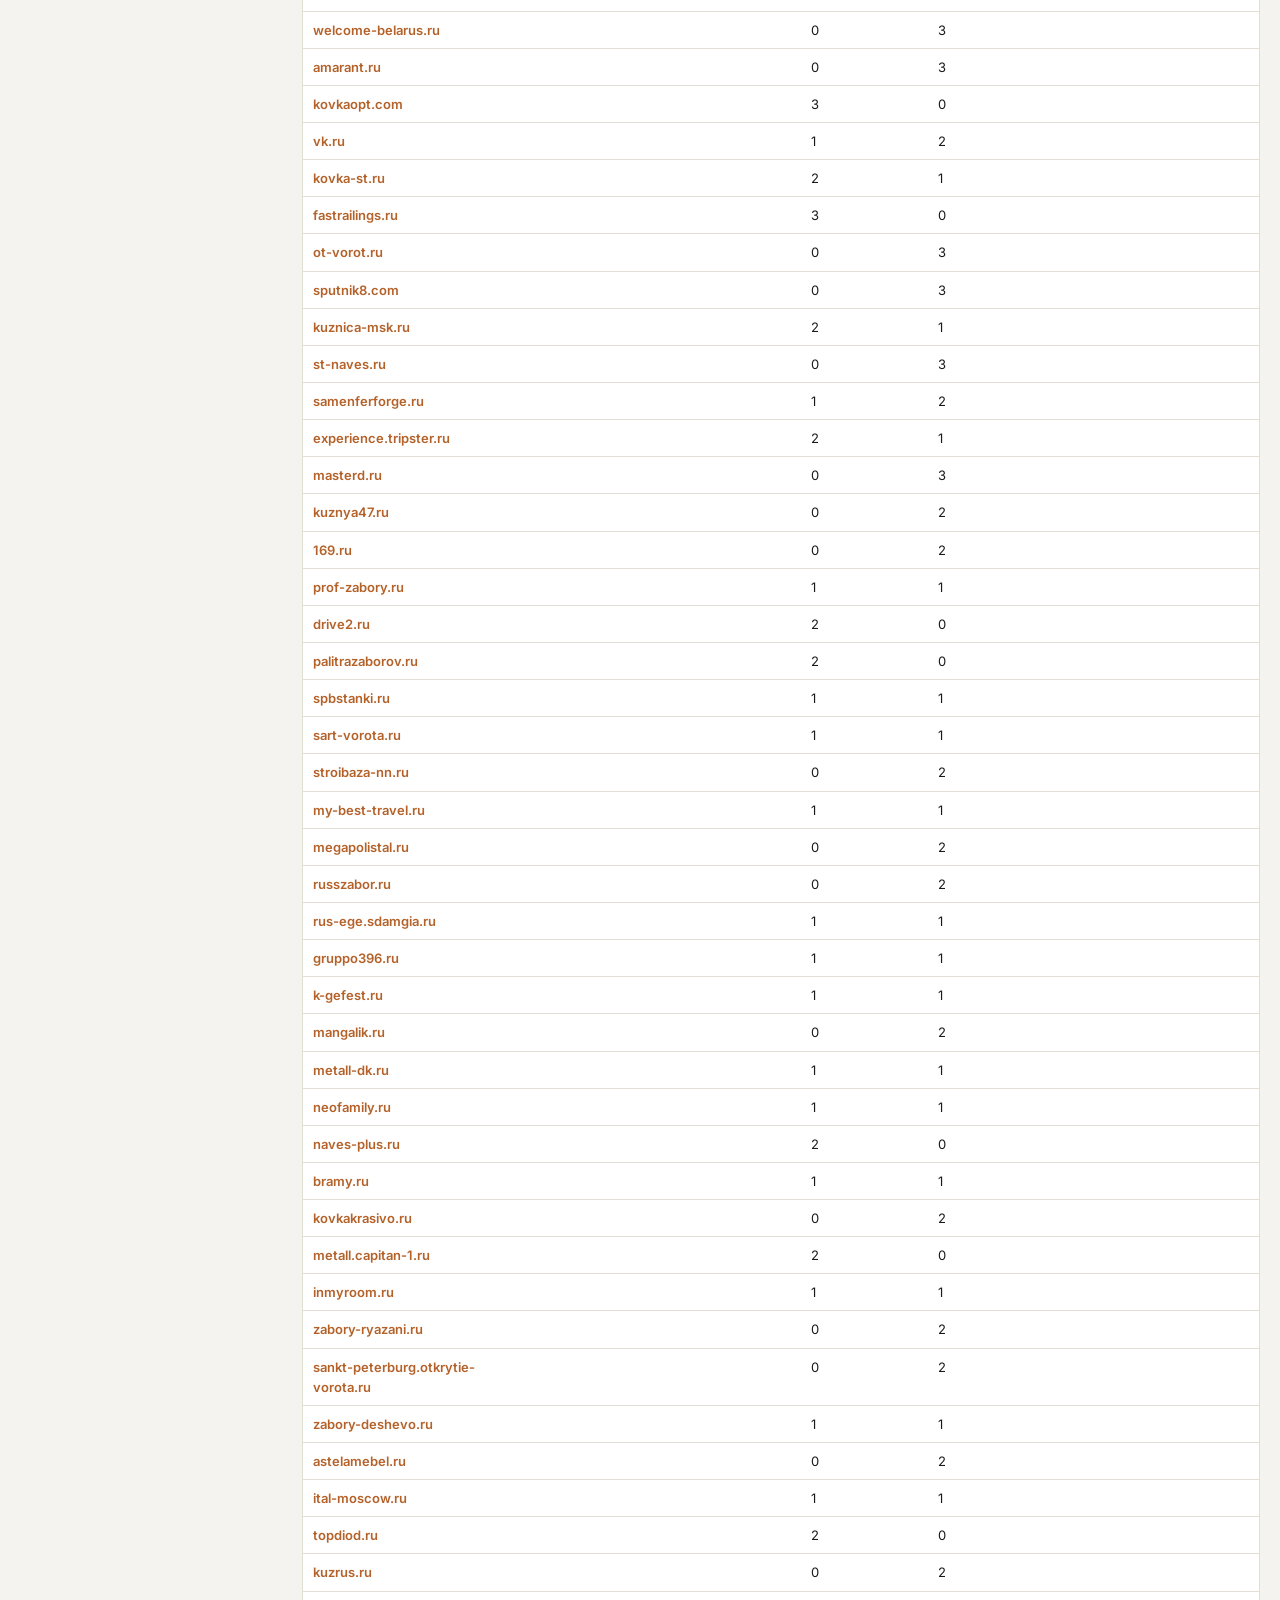
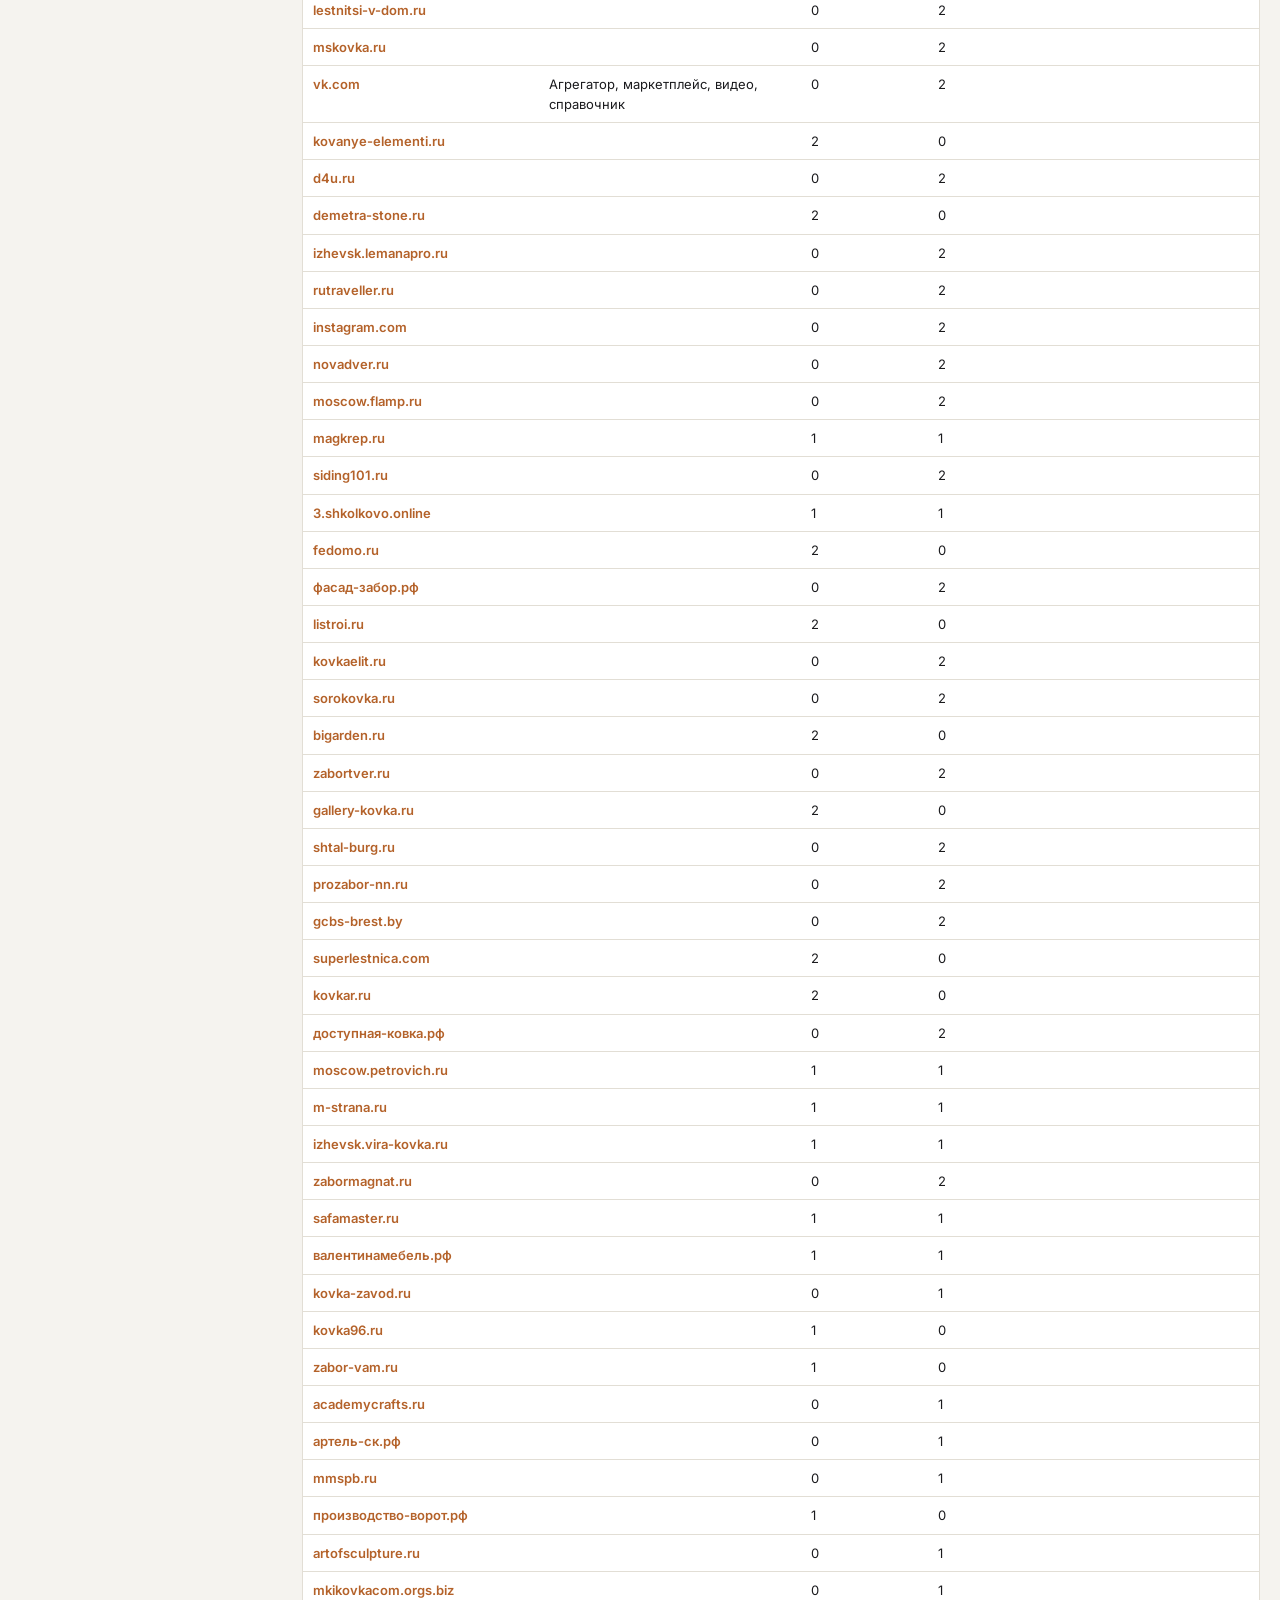
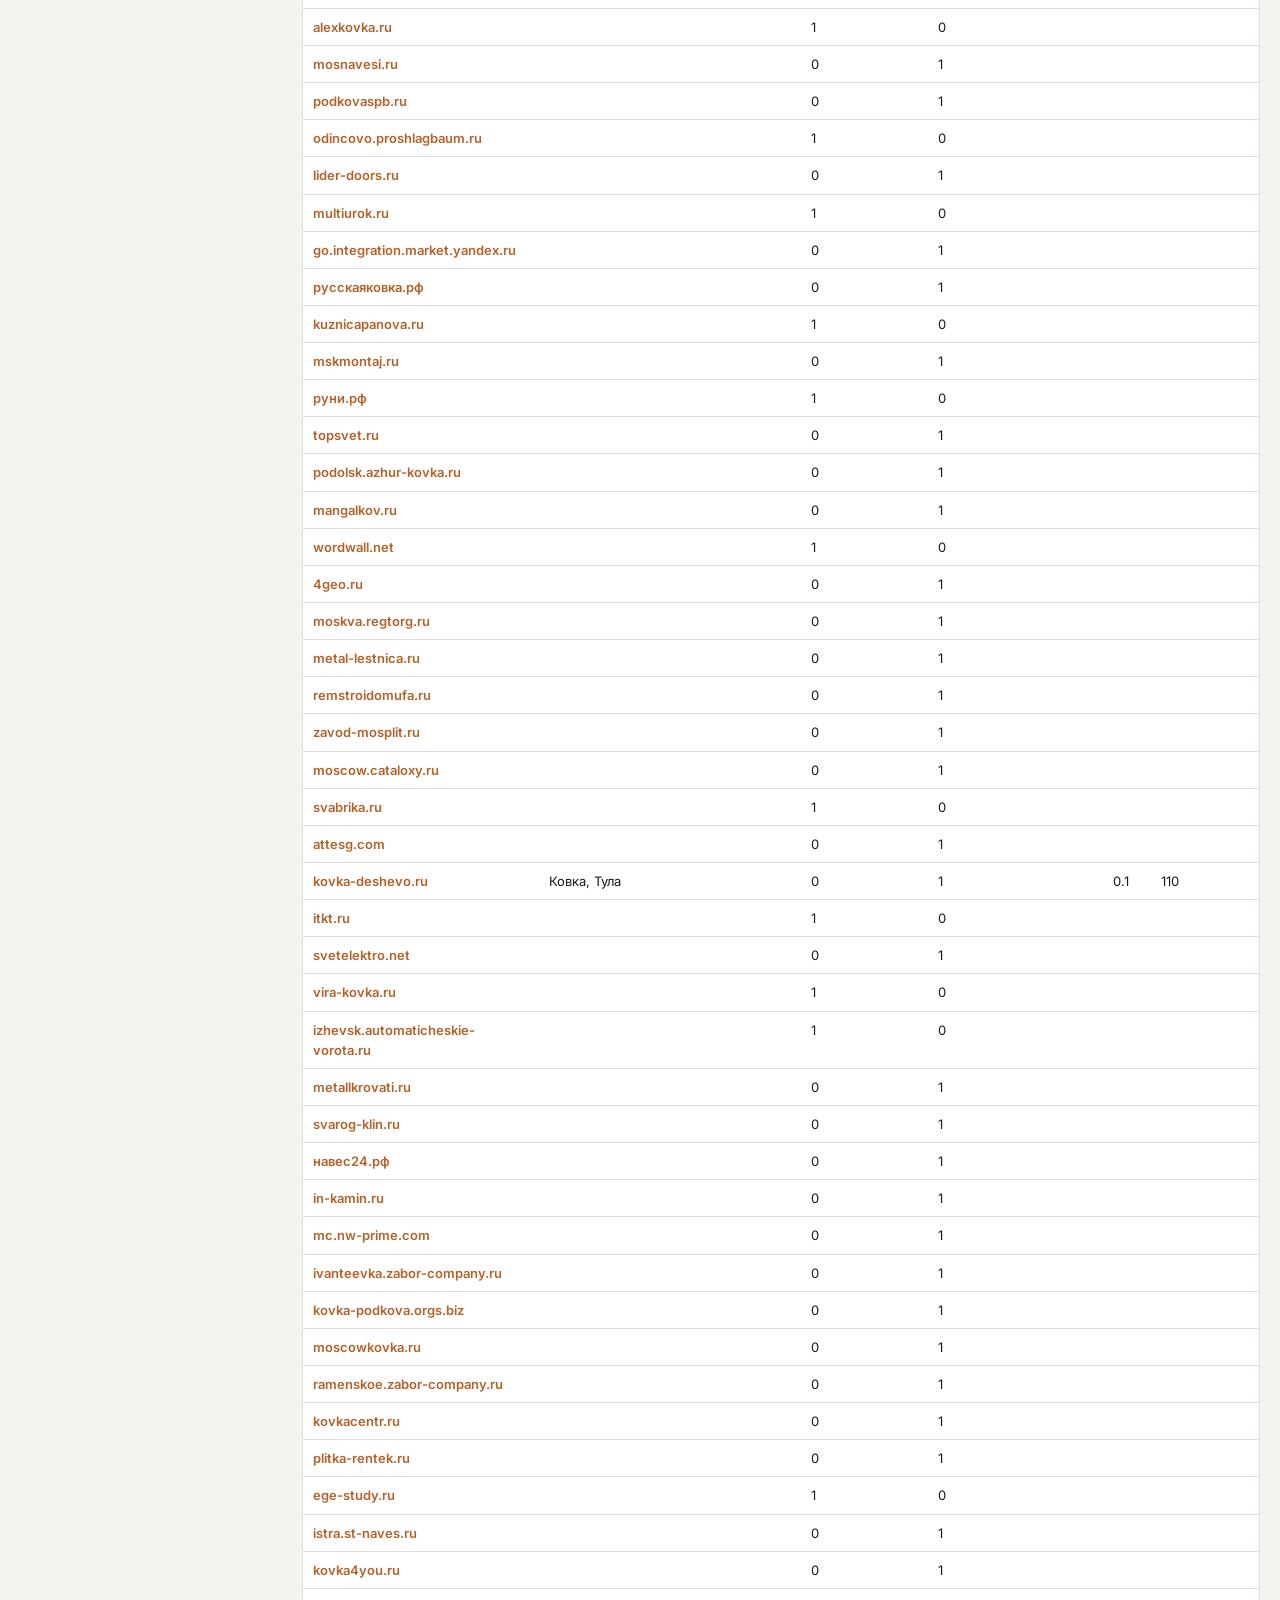
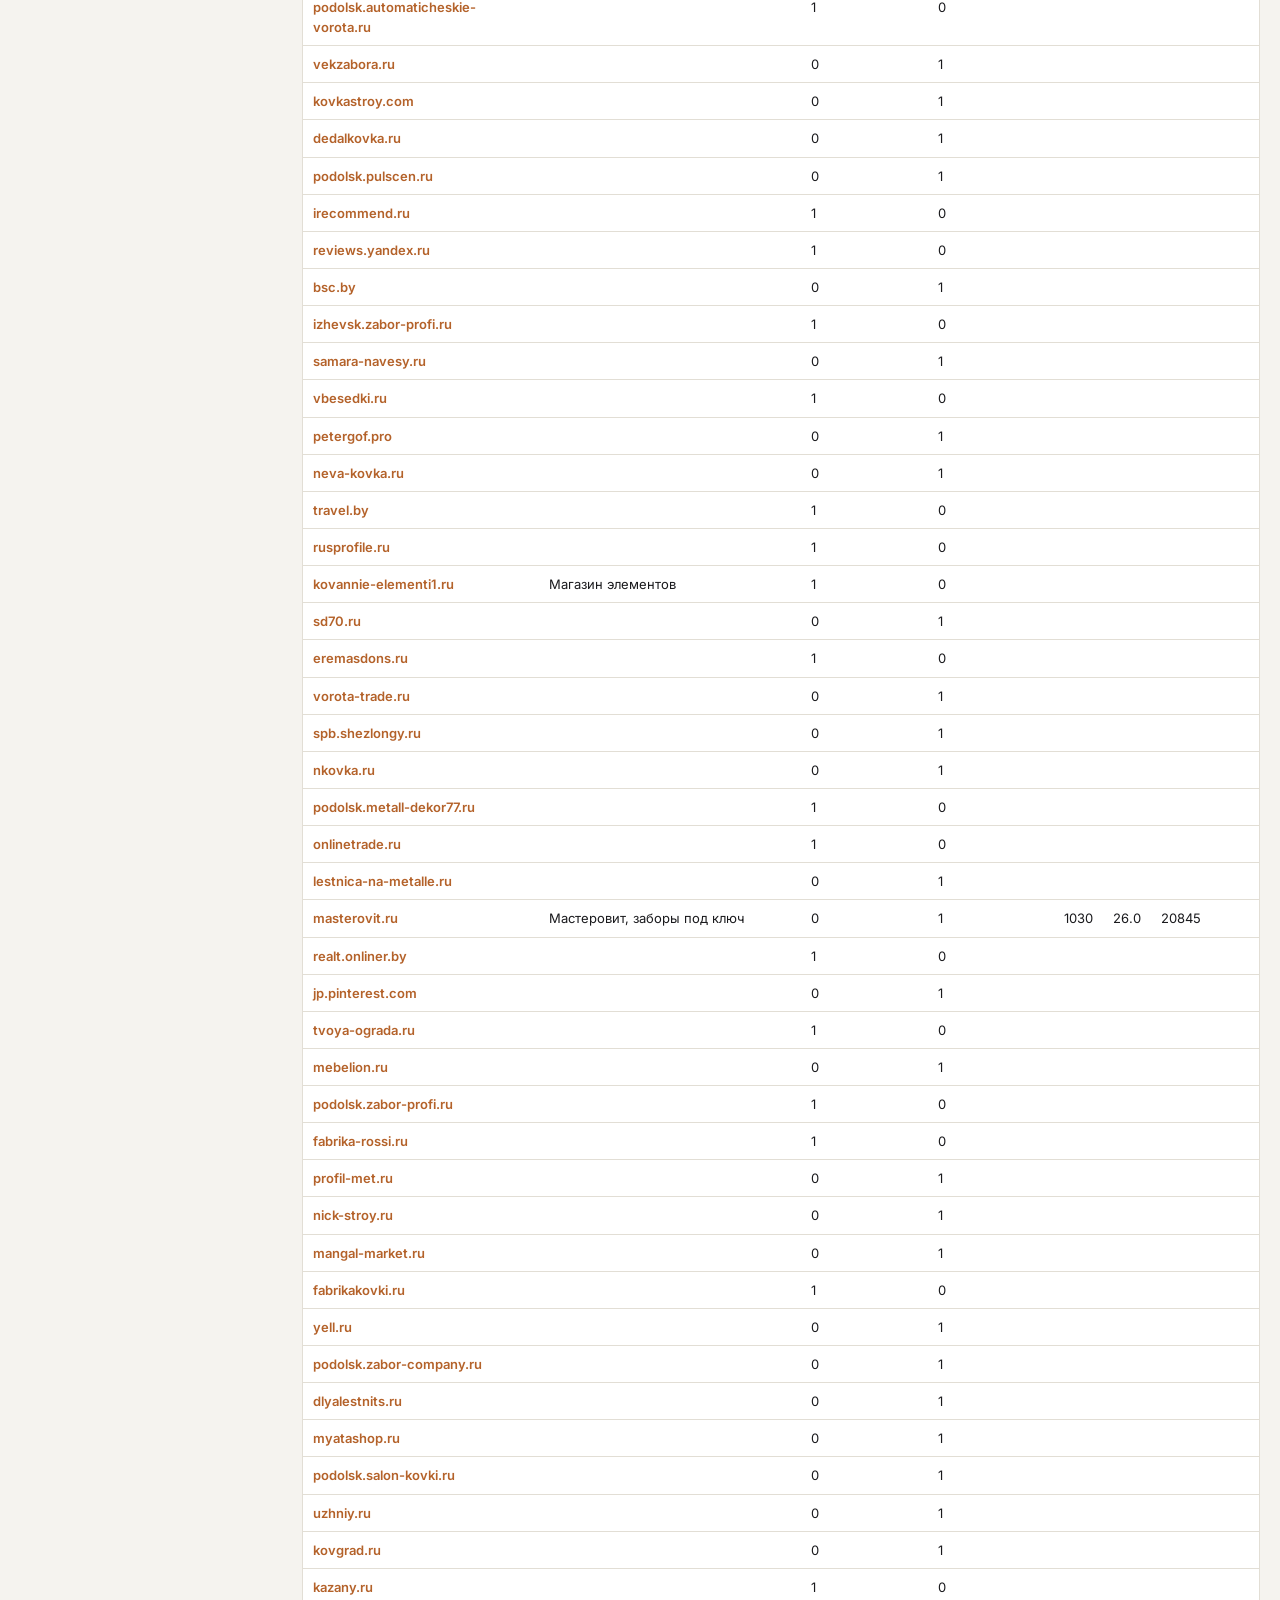
<file: rationale.html>
<!DOCTYPE html>
<html lang="ru">
<head>
<meta charset="utf-8">
<meta name="viewport" content="width=device-width, initial-scale=1">
<title>Обоснование блоков прототипа Ван-Ковка</title>
<meta name="description" content="Почему в прототипы van-kovka.ru добавлен каждый блок: данные исследования по 176 запросам, скриншоты примеров у конкурентов из ТОП-10 Яндекса и Google и ссылки на их страницы.">
<link rel="preconnect" href="https://fonts.googleapis.com">
<link rel="preconnect" href="https://fonts.gstatic.com" crossorigin>
<link href="https://fonts.googleapis.com/css2?family=Inter:wght@400;500;600;700&family=Manrope:wght@500;700;800&display=swap" rel="stylesheet">
<link rel="icon" href="data:image/svg+xml,%3Csvg xmlns=%27http://www.w3.org/2000/svg%27 viewBox=%270 0 32 32%27%3E%3Crect width=%2732%27 height=%2732%27 rx=%277%27 fill=%27%23B4622A%27/%3E%3Ctext x=%2716%27 y=%2722%27 font-size=%2716%27 font-family=%27Arial%27 font-weight=%27700%27 fill=%27white%27 text-anchor=%27middle%27%3EВ%3C/text%3E%3C/svg%3E">
<link rel="stylesheet" href="assets/styles.css?v=1">
<style>
body{padding-top:0}
.rat-top{background:var(--dark);color:#fff;padding:40px 0 32px}
.rat-top .container{display:grid;grid-template-columns:minmax(0,1.3fr) minmax(0,.7fr);gap:32px;align-items:end}
.rat-top h1{color:#fff;font-size:clamp(28px,3.4vw,42px)}
.rat-top p{color:#C9CBD3;max-width:720px}
.rat-top .links{display:flex;gap:8px;flex-wrap:wrap}
.rat-top .links a{border:1px solid rgba(255,255,255,.3);border-radius:10px;padding:9px 14px;font-weight:600;font-size:14px;color:#fff}
.rat-top .links a:hover{background:rgba(255,255,255,.1)}
.rat-layout{display:grid;grid-template-columns:250px minmax(0,1fr);gap:32px;align-items:start;padding:32px 0 60px}
.rat-nav{position:sticky;top:20px;background:var(--surface);border:1px solid var(--line);border-radius:var(--radius);padding:14px;max-height:calc(100vh - 40px);overflow:auto}
.rat-nav h4{font-size:12px;text-transform:uppercase;letter-spacing:.08em;color:var(--muted);margin:10px 0 6px}
.rat-nav a{display:block;padding:5px 8px;border-radius:8px;font-size:13px;color:var(--ink-2)}
.rat-nav a:hover{background:var(--surface-2);color:var(--ink)}
.rat-nav .n{display:inline-block;width:22px;color:var(--muted);font-size:12px}
.rat-sec{margin-bottom:44px}
.rat-sec > h2{margin-bottom:14px}
.rat{background:var(--surface);border:1px solid var(--line);border-radius:var(--radius);padding:22px;margin-bottom:16px;display:grid;grid-template-columns:minmax(0,1fr) minmax(0,1.1fr);gap:24px}
.rat > *,.rat-layout > *,.shots > *,.was-grid > *{min-width:0}
.rat .head{grid-column:1/-1;display:flex;align-items:flex-start;gap:12px;flex-wrap:wrap}
.rat .head h3{font-size:18px;flex:1;min-width:240px}
.rat .num{font-family:var(--font-h);font-weight:800;color:var(--brand);font-size:20px;min-width:34px}
.tagchip{display:inline-flex;align-items:center;border-radius:6px;padding:5px 9px;font-size:11.5px;font-weight:700;color:#fff;white-space:nowrap}
.tagchip.old{background:var(--tag-old)}.tagchip.res{background:var(--tag-res)}.tagchip.mix{background:linear-gradient(90deg,var(--tag-old) 0 50%,var(--tag-res) 50% 100%)}
.rat .why b,.rat .data b{display:block;font-size:12px;text-transform:uppercase;letter-spacing:.08em;color:var(--muted);margin-bottom:6px}
.rat .why p{font-size:14.5px;color:var(--ink-2);margin-bottom:12px}
.rat .data ul{margin:0 0 12px;padding-left:18px;font-size:14px;color:var(--ink-2);display:grid;gap:4px}
.rat .proto{font-size:13.5px}
.rat .proto a{color:var(--brand);font-weight:600}
.shots{display:grid;gap:12px}
.shots figure{margin:0;background:var(--surface-2);border:1px solid var(--line);border-radius:12px;overflow:hidden}
.shots figure a{display:block}
.shots img{width:100%;height:auto;display:block}
.shots figcaption{padding:10px 12px;font-size:12.5px;color:var(--ink-2);display:flex;justify-content:space-between;gap:10px;flex-wrap:wrap}
.shots figcaption a{color:var(--brand);font-weight:600;white-space:nowrap}
.shots.two{grid-template-columns:1fr 1fr}
.was-grid{display:grid;grid-template-columns:repeat(2,1fr);gap:16px}
.was{background:var(--surface);border:1px solid var(--line);border-radius:var(--radius);overflow:hidden}
.was img{width:100%;display:block;border-bottom:1px solid var(--line)}
.was .b{padding:14px 16px}
.was .b b{display:block;margin-bottom:6px}
.was ul{margin:0;padding-left:18px;font-size:13.5px;color:var(--ink-2);display:grid;gap:3px}
.src-table{width:100%;border-collapse:collapse;font-size:13px;background:#fff;border:1px solid var(--line)}
.src-table th,.src-table td{padding:8px 10px;border-bottom:1px solid var(--line);text-align:left;vertical-align:top}
.src-table th{background:var(--surface-2);font-family:var(--font-h);font-size:12.5px}
.src-table a{color:var(--brand);font-weight:600}
.sub{color:var(--ink-2);margin-bottom:18px;max-width:860px}
.sub a{color:var(--brand);font-weight:600}
@media (max-width:1024px){.rat-layout{grid-template-columns:minmax(0,1fr)}.rat-nav{position:static;max-height:none}.rat{grid-template-columns:minmax(0,1fr)}.rat-top .container{grid-template-columns:1fr}}
@media (max-width:720px){html,body{overflow-x:hidden}.was-grid,.shots.two{grid-template-columns:minmax(0,1fr)}.rat{padding:16px}.rat .head h3{min-width:0}.shots figcaption a{white-space:normal}.src-table{display:block;overflow:auto}}
</style>
</head>
<body>
<div class="rat-top">
  <div class="container">
    <div>
      <span class="eyebrow" style="color:#E8B48A">van-kovka.ru, прототип</span>
      <h1>Обоснование блоков: почему в прототипах именно эти блоки</h1>
      <p style="margin-top:10px">Для каждого блока: зачем он заказчику, какие данные исследования его подтверждают, у кого из конкурентов в ТОП-10 это уже работает (скриншот и ссылка на страницу) и где посмотреть в прототипе. Скриншоты сняты в Chrome при ширине 1440 px.</p>
    </div>
    <div class="links">
      <a href="index.html">Обзор</a>
      <a href="prototypes/home.html">Главная</a>
      <a href="prototypes/catalog.html">Каталог</a>
      <a href="prototypes/product.html">Карточка</a>
      <a href="prototypes/portfolio.html">Работы</a>
      <a href="prototypes/order.html">Как заказать</a>
      <a href="https://github.com/takedown-desing/van-kovka-prototype/blob/main/research/RESEARCH.md" target="_blank" rel="noopener">Полное исследование</a>
    </div>
  </div>
</div>

<div class="container rat-layout">
  <aside class="rat-nav">
    <h4>Разделы</h4>
    <a href="#was">Как сайт выглядит сейчас</a>
    <a href="#sources">Конкуренты и источники</a>
    <a href="#queries">Запросы исследования</a>
    <h4>Главная</h4><a href="#h1"><span class="n">1</span>Верхняя полоса, шапка и строка каталога: служебное м</a><a href="#h2"><span class="n">2</span>Первый экран: предложение, три факта, форма «вызвать</a><a href="#h3"><span class="n">3</span>Полоса цифр: с 2016, 1&nbsp;300+ элементов, объекты, эски</a><a href="#h4"><span class="n">4</span>Категории: 8 карточек с фото, числом эскизов и ценой</a><a href="#h5"><span class="n">5</span>Наши работы: объекты с местом, размером, покрытием, </a><a href="#h6"><span class="n">6</span>Элементы для кузнецов: витрина с наличием, ценой, ко</a><a href="#h7"><span class="n">7</span>Преимущества фактами: производство, договор, покраск</a><a href="#h8"><span class="n">8</span>«Как мы работаем»: 6 шагов со сроками</a><a href="#h9"><span class="n">9</span>Производство: цех, склад, выставочный зал</a><a href="#h10"><span class="n">10</span>Для кого: частный дом, дизайнеры, бизнес, кузнецы</a><a href="#h11"><span class="n">11</span>Отзывы с рейтингами площадок и привязкой к объекту</a><a href="#h12"><span class="n">12</span>FAQ и форма расчёта по эскизу</a><h4>Каталог: кованые ворота</h4><a href="#c1"><span class="n">13</span>Заголовок раздела: число эскизов, цена «от» за м², с</a><a href="#c2"><span class="n">14</span>Быстрые фильтры по назначению и фильтр по параметрам</a><a href="#c3"><span class="n">15</span>Карточки эскизов: тип, рисунок, цена «от» за м², ори</a><a href="#c4"><span class="n">16</span>Лид-карточки в сетке: свой эскиз и замер</a><a href="#c5"><span class="n">17</span>Из чего складывается цена, этапы, установленные воро</a><a href="#c6"><span class="n">18</span>Магазин элементов: разделы, фильтр по высоте и сечен</a><h4>Карточка изделия</h4><a href="#p1"><span class="n">19</span>Галерея крупных планов и «коротко» о ворота</a><a href="#p2"><span class="n">20</span>Блок расчёта: цена «от» с пересчётом, исполнение, по</a><a href="#p3"><span class="n">21</span>Табы: характеристики, материалы и покраска, комплект</a><a href="#p4"><span class="n">22</span>Где стоят эти ворота, дополнения к заказу, похожие э</a><h4>Наши работы и объект</h4><a href="#w1"><span class="n">23</span>Портфолио: фильтр по типу и району, карточки объекто</a><a href="#w2"><span class="n">24</span>Карта объектов, отзывы по объектам, «Заказать похоже</a><a href="#w3"><span class="n">25</span>Карточка объекта: задача, факты, фото, ход работы по</a><h4>О производстве</h4><a href="#a1"><span class="n">26</span>Производство: фото цеха, склада, образцов, мастеров;</a><a href="#a2"><span class="n">27</span>Команда, документы и сертификаты, партнёры, отзывы, </a><h4>Как заказать</h4><a href="#o1"><span class="n">28</span>Как заказать: шесть шагов для изделий и четыре для э</a><a href="#o2"><span class="n">29</span>Замер: что делает замерщик, когда бесплатно, зона вы</a><a href="#o3"><span class="n">30</span>Доставка и самовывоз</a><a href="#o4"><span class="n">31</span>Монтаж, оплата и гарантия</a><h4>Контакты</h4><a href="#k1"><span class="n">32</span>Контакты: карта, адреса цеха и магазина, схема проез</a><h4>Корзина и кабинет</h4><a href="#r1"><span class="n">33</span>Корзина: элементы с остатком, изделие на заказ как з</a><a href="#r2"><span class="n">34</span>Личный кабинет: статус изделия по этапам с фото из ц</a>
    <h4>Прочее</h4>
    <a href="#removed">Что убрали</a>
  </aside>

  <main>
    <section class="rat-sec" id="was">
      <h2>Как сайт выглядит сейчас</h2>
      <p class="sub">Скриншоты текущего van-kovka.ru сняты с полной прокруткой. Полные версии для десктопа (1440 px) и телефона (390 px), 15 страниц, лежат в папке <a href="https://github.com/takedown-desing/van-kovka-prototype/tree/main/research/screenshots" target="_blank" rel="noopener">research/screenshots</a>. Сайт целиком закрыт в robots.txt (Disallow: /), в индексе поисковых систем его нет.</p>
      <div class="was-grid"><div class="was"><a href="research/screenshots/van-kovka_home_desktop.jpeg" target="_blank" rel="noopener"><img src="research/screenshots/was/was-home-top.jpg" alt="Главная сейчас" loading="lazy"></a><div class="b"><b>Главная сейчас</b><ul><li>Логотипы и адрес вместо предложения</li><li>H1 «КОВАНЫЕ ИЗДЕЛИЯ», текст про историю ковки</li><li>Плитка 39 разделов, половина без картинок</li><li>Ни формы, ни портфолио, ни отзывов, ни этапов</li></ul></div></div><div class="was"><a href="research/screenshots/van-kovka_vorota_desktop.jpeg" target="_blank" rel="noopener"><img src="research/screenshots/was/was-vorota-top.jpg" alt="Раздел «Ворота» сейчас" loading="lazy"></a><div class="b"><b>Раздел «Ворота» сейчас</b><ul><li>H1 «Художественная ковка на заказ» как у 5 других разделов</li><li>Карточки как у балясины: «99&nbsp;000 ₽, В корзину»</li><li>Нет фильтров, цены за м², сроков, замера</li></ul></div></div><div class="was"><a href="research/screenshots/van-kovka_product_desktop.jpeg" target="_blank" rel="noopener"><img src="research/screenshots/was/was-product-top.jpg" alt="Карточка сейчас" loading="lazy"></a><div class="b"><b>Карточка сейчас</b><ul><li>Одно фото, артикул, цена, «Купить», «Купить в 1 клик»</li><li>Таблица из трёх строк</li><li>Нет описания, покрытий, доставки, вопросов</li></ul></div></div><div class="was"><a href="research/screenshots/van-kovka_about_desktop.jpeg" target="_blank" rel="noopener"><img src="research/screenshots/was/was-about-top.jpg" alt="«О компании» сейчас" loading="lazy"></a><div class="b"><b>«О компании» сейчас</b><ul><li>573 слова о промышленной и ручной ковке</li><li>4 скриншота отзывов и 5 фото без подписей</li><li>Нет фактов, цифр, документов</li></ul></div></div><div class="was"><a href="research/screenshots/van-kovka_zakaz_desktop.jpeg" target="_blank" rel="noopener"><img src="research/screenshots/was/was-zakaz-top.jpg" alt="«Как заказать» сейчас" loading="lazy"></a><div class="b"><b>«Как заказать» сейчас</b><ul><li>Четыре способа: сайт, почта, телефон, магазин</li><li>Нет замера, эскиза, договора, монтажа, сроков</li></ul></div></div><div class="was"><a href="research/screenshots/van-kovka_contacts_desktop.jpeg" target="_blank" rel="noopener"><img src="research/screenshots/was/was-contacts-top.jpg" alt="«Контакты» сейчас" loading="lazy"></a><div class="b"><b>«Контакты» сейчас</b><ul><li>Адрес, телефоны, режим, реквизиты</li><li>Нет карты, схемы проезда, формы, мессенджеров</li></ul></div></div><div class="was"><a href="research/screenshots/van-kovka_cart_desktop.jpeg" target="_blank" rel="noopener"><img src="research/screenshots/was/was-cart-top.jpg" alt="Корзина сейчас" loading="lazy"></a><div class="b"><b>Корзина сейчас</b><ul><li>«Ваша корзина пуста» и ссылка</li><li>Нет условий доставки, скидок, оформления без регистрации</li></ul></div></div><div class="was"><a href="research/screenshots/van-kovka_login_desktop.jpeg" target="_blank" rel="noopener"><img src="research/screenshots/was/was-login-top.jpg" alt="Кабинет сейчас" loading="lazy"></a><div class="b"><b>Кабинет сейчас</b><ul><li>Логин и пароль, восстановление</li><li>Почта поддержки другого сайта: mail@kovkaprom.ru</li></ul></div></div></div>
    </section>

    <section class="rat-sec" id="sources">
      <h2>Конкуренты и источники</h2>
      <p class="sub">Конкуренты взяты из выдачи: Arsenkin check-top по всем запросам исследования в Яндексе (Москва, регион 213) и Google (Москва), ТОП-10, плюс Google-выдача по 20 головным фразам из Ahrefs SERP overview. Для каждого сайта обойдены главная, раздел ворот, карточка, портфолио, цены, условия, «о компании», контакты, отзывы. Метрики: ИКС и отзывы Яндекса через Arsenkin, DR и органический трафик через Ahrefs. Подробно в <a href="https://github.com/takedown-desing/van-kovka-prototype/blob/main/research/RESEARCH.md" target="_blank" rel="noopener">RESEARCH.md</a>.</p>
      <table class="src-table"><tr><th>Сайт</th><th>Кто это</th><th>В ТОП-10 Яндекс, запросов</th><th>В ТОП-10 Google, запросов</th><th>ИКС</th><th>DR</th><th>Трафик Google, Ahrefs</th></tr><tr><td><a href="https://ozon.ru/" target="_blank" rel="noopener">ozon.ru</a></td><td>Агрегатор, маркетплейс, видео, справочник</td><td>103</td><td>53</td><td></td><td></td><td></td></tr><tr><td><a href="https://stalivan.ru/" target="_blank" rel="noopener">stalivan.ru</a></td><td>Мастерская СталИван, Клин</td><td>56</td><td>37</td><td>70</td><td>1.7</td><td>1182</td></tr><tr><td><a href="https://kovart.ru/" target="_blank" rel="noopener">kovart.ru</a></td><td>Мастерская, Люберцы, изделия на заказ</td><td>50</td><td>43</td><td>160</td><td>7.0</td><td>1051</td></tr><tr><td><a href="https://createmet.ru/" target="_blank" rel="noopener">createmet.ru</a></td><td>МДК, заборы и ворота под ключ</td><td>0</td><td>78</td><td>60</td><td>14.0</td><td>2034</td></tr><tr><td><a href="https://studiakovki.ru/" target="_blank" rel="noopener">studiakovki.ru</a></td><td>Магазин кованых элементов</td><td>42</td><td>36</td><td>660</td><td>13.0</td><td>526</td></tr><tr><td><a href="https://wildberries.ru/" target="_blank" rel="noopener">wildberries.ru</a></td><td>Агрегатор, маркетплейс, видео, справочник</td><td>66</td><td>11</td><td></td><td></td><td></td></tr><tr><td><a href="https://kovkaprom.ru/" target="_blank" rel="noopener">kovkaprom.ru</a></td><td>Сайт-близнец van-kovka.ru, элементы</td><td>40</td><td>33</td><td>510</td><td>4.8</td><td>482</td></tr><tr><td><a href="https://ковка-торг.рф/" target="_blank" rel="noopener">ковка-торг.рф</a></td><td>Ковка-торг</td><td>36</td><td>33</td><td></td><td></td><td></td></tr><tr><td><a href="https://market.yandex.ru/" target="_blank" rel="noopener">market.yandex.ru</a></td><td>Агрегатор, маркетплейс, видео, справочник</td><td>46</td><td>21</td><td></td><td></td><td></td></tr><tr><td><a href="https://kovka-moscow.ru/" target="_blank" rel="noopener">kovka-moscow.ru</a></td><td>Студия ковки, каталог</td><td>26</td><td>41</td><td>150</td><td>2.4</td><td>272</td></tr><tr><td><a href="https://mki-kovka.ru/" target="_blank" rel="noopener">mki-kovka.ru</a></td><td>Мир кованых изделий, Москва</td><td>61</td><td>3</td><td>230</td><td>0.0</td><td>99</td></tr><tr><td><a href="https://kovka-metalla.ru/" target="_blank" rel="noopener">kovka-metalla.ru</a></td><td>Металлист, Одинцово, выставочный зал</td><td>21</td><td>41</td><td>70</td><td>4.3</td><td>1248</td></tr><tr><td><a href="https://ru.pinterest.com/" target="_blank" rel="noopener">ru.pinterest.com</a></td><td>Агрегатор, маркетплейс, видео, справочник</td><td>3</td><td>54</td><td></td><td></td><td></td></tr><tr><td><a href="https://kovkagrad.ru/" target="_blank" rel="noopener">kovkagrad.ru</a></td><td>Магазин мангалов и ковки</td><td>30</td><td>21</td><td>190</td><td>10.0</td><td>1334</td></tr><tr><td><a href="https://zaborkin.ru/" target="_blank" rel="noopener">zaborkin.ru</a></td><td>Заборы, федеральный</td><td>3</td><td>45</td><td>230</td><td>55.0</td><td>51908</td></tr><tr><td><a href="https://aristmet.ru/" target="_blank" rel="noopener">aristmet.ru</a></td><td>Изделия на заказ, Москва</td><td>20</td><td>28</td><td>50</td><td>3.1</td><td>144</td></tr><tr><td><a href="https://lemanapro.ru/" target="_blank" rel="noopener">lemanapro.ru</a></td><td>Агрегатор, маркетплейс, видео, справочник</td><td>31</td><td>16</td><td></td><td></td><td></td></tr><tr><td><a href="https://avito.ru/" target="_blank" rel="noopener">avito.ru</a></td><td>Агрегатор, маркетплейс, видео, справочник</td><td>33</td><td>11</td><td></td><td></td><td></td></tr><tr><td><a href="https://kovtorg.ru/" target="_blank" rel="noopener">kovtorg.ru</a></td><td>Ковторг, ворота и металлопрокат</td><td>27</td><td>17</td><td>270</td><td>10.0</td><td>287</td></tr><tr><td><a href="https://luxkoff.ru/" target="_blank" rel="noopener">luxkoff.ru</a></td><td>Изделия на заказ, Москва</td><td>5</td><td>37</td><td>50</td><td>12.0</td><td>1464</td></tr><tr><td><a href="https://kovka-na-zakaz.ru/" target="_blank" rel="noopener">kovka-na-zakaz.ru</a></td><td>Производство в Рязани, шоурум на 51 км МКАД, изделия на заказ</td><td>9</td><td>32</td><td>130</td><td>21.0</td><td>2725</td></tr><tr><td><a href="https://kovkadizain.ru/" target="_blank" rel="noopener">kovkadizain.ru</a></td><td>Изделия на заказ, Москва</td><td>11</td><td>30</td><td>40</td><td>1.4</td><td>331</td></tr><tr><td><a href="https://livemaster.ru/" target="_blank" rel="noopener">livemaster.ru</a></td><td>Агрегатор, маркетплейс, видео, справочник</td><td>36</td><td>2</td><td></td><td></td><td></td></tr><tr><td><a href="https://yandex.ru/" target="_blank" rel="noopener">yandex.ru</a></td><td>Агрегатор, маркетплейс, видео, справочник</td><td>10</td><td>26</td><td></td><td></td><td></td></tr><tr><td><a href="https://automaticheskie-vorota.ru/" target="_blank" rel="noopener">automaticheskie-vorota.ru</a></td><td>Автоматические ворота</td><td>9</td><td>24</td><td></td><td></td><td></td></tr><tr><td><a href="https://zabor-profi.ru/" target="_blank" rel="noopener">zabor-profi.ru</a></td><td>Заборы</td><td>33</td><td>0</td><td>150</td><td></td><td></td></tr><tr><td><a href="https://kovka-prezident.ru/" target="_blank" rel="noopener">kovka-prezident.ru</a></td><td>Ковка, Воронеж</td><td>26</td><td>6</td><td>150</td><td>12.0</td><td>159</td></tr><tr><td><a href="https://km-n.ru/" target="_blank" rel="noopener">km-n.ru</a></td><td>ГК Наследие, литьё и ковка</td><td>31</td><td>0</td><td>50</td><td>6.0</td><td>3</td></tr><tr><td><a href="https://robmetalstal.ru/" target="_blank" rel="noopener">robmetalstal.ru</a></td><td></td><td>8</td><td>22</td><td></td><td></td><td></td></tr><tr><td><a href="https://dveri-best.ru/" target="_blank" rel="noopener">dveri-best.ru</a></td><td></td><td>4</td><td>26</td><td></td><td></td><td></td></tr><tr><td><a href="https://kovkadvor.ru/" target="_blank" rel="noopener">kovkadvor.ru</a></td><td>Кованый Двор, ворота и заборы, Москва</td><td>9</td><td>19</td><td>150</td><td>16.0</td><td>655</td></tr><tr><td><a href="https://metall-kovka24.ru/" target="_blank" rel="noopener">metall-kovka24.ru</a></td><td>Изделия на заказ</td><td>24</td><td>3</td><td>70</td><td>0.2</td><td>48</td></tr><tr><td><a href="https://doorinhome.ru/" target="_blank" rel="noopener">doorinhome.ru</a></td><td>Двери в дом, решётки, заборы, перила</td><td>14</td><td>13</td><td>70</td><td>1.3</td><td>2070</td></tr><tr><td><a href="https://kovka177.ru/" target="_blank" rel="noopener">kovka177.ru</a></td><td></td><td>0</td><td>25</td><td></td><td></td><td></td></tr><tr><td><a href="https://msk-mangal.ru/" target="_blank" rel="noopener">msk-mangal.ru</a></td><td>Мангалы</td><td>22</td><td>3</td><td>100</td><td>2.0</td><td>764</td></tr><tr><td><a href="https://podkova.ru/" target="_blank" rel="noopener">podkova.ru</a></td><td>Магазин элементов</td><td>4</td><td>20</td><td>330</td><td>0.2</td><td>88</td></tr><tr><td><a href="https://covali.ru/" target="_blank" rel="noopener">covali.ru</a></td><td>Ковали</td><td>11</td><td>13</td><td>310</td><td></td><td></td></tr><tr><td><a href="https://оборон-сталь.рф/" target="_blank" rel="noopener">оборон-сталь.рф</a></td><td></td><td>0</td><td>21</td><td></td><td></td><td></td></tr><tr><td><a href="https://dor-m.ru/" target="_blank" rel="noopener">dor-m.ru</a></td><td>Дор-М</td><td>18</td><td>3</td><td>260</td><td></td><td></td></tr><tr><td><a href="https://arhemet.ru/" target="_blank" rel="noopener">arhemet.ru</a></td><td></td><td>9</td><td>12</td><td></td><td></td><td></td></tr><tr><td><a href="https://akovka.com/" target="_blank" rel="noopener">akovka.com</a></td><td>Арт Кузница, ручная ковка</td><td>5</td><td>15</td><td>120</td><td>3.6</td><td>467</td></tr><tr><td><a href="https://bulatt.ru/" target="_blank" rel="noopener">bulatt.ru</a></td><td></td><td>18</td><td>2</td><td></td><td></td><td></td></tr><tr><td><a href="https://kovanyeperila.ru/" target="_blank" rel="noopener">kovanyeperila.ru</a></td><td></td><td>0</td><td>19</td><td></td><td></td><td></td></tr><tr><td><a href="https://vorota750.ru/" target="_blank" rel="noopener">vorota750.ru</a></td><td></td><td>17</td><td>2</td><td></td><td></td><td></td></tr><tr><td><a href="https://a-kovka.ru/" target="_blank" rel="noopener">a-kovka.ru</a></td><td></td><td>18</td><td>0</td><td></td><td></td><td></td></tr><tr><td><a href="https://ams-kovka.ru/" target="_blank" rel="noopener">ams-kovka.ru</a></td><td></td><td>6</td><td>12</td><td></td><td></td><td></td></tr><tr><td><a href="https://shelkoviyput.ru/" target="_blank" rel="noopener">shelkoviyput.ru</a></td><td></td><td>8</td><td>9</td><td></td><td></td><td></td></tr><tr><td><a href="https://good-zabor.ru/" target="_blank" rel="noopener">good-zabor.ru</a></td><td>Заборы</td><td>10</td><td>7</td><td></td><td></td><td></td></tr><tr><td><a href="https://kuznya-metall.ru/" target="_blank" rel="noopener">kuznya-metall.ru</a></td><td>Кузня-металл</td><td>0</td><td>17</td><td></td><td></td><td></td></tr><tr><td><a href="https://magazinkovka.ru/" target="_blank" rel="noopener">magazinkovka.ru</a></td><td>Магазин ковки</td><td>17</td><td>0</td><td>10</td><td></td><td></td></tr><tr><td><a href="https://navesm.ru/" target="_blank" rel="noopener">navesm.ru</a></td><td></td><td>14</td><td>2</td><td></td><td></td><td></td></tr><tr><td><a href="https://ufa-kovka.ru/" target="_blank" rel="noopener">ufa-kovka.ru</a></td><td></td><td>0</td><td>16</td><td></td><td></td><td></td></tr><tr><td><a href="https://gruppa-masterov.ru/" target="_blank" rel="noopener">gruppa-masterov.ru</a></td><td></td><td>13</td><td>2</td><td></td><td></td><td></td></tr><tr><td><a href="https://metkof.ru/" target="_blank" rel="noopener">metkof.ru</a></td><td>Меткоф</td><td>11</td><td>4</td><td>140</td><td></td><td></td></tr><tr><td><a href="https://mangaliero.ru/" target="_blank" rel="noopener">mangaliero.ru</a></td><td></td><td>10</td><td>4</td><td></td><td></td><td></td></tr><tr><td><a href="https://salon-kovki.ru/" target="_blank" rel="noopener">salon-kovki.ru</a></td><td>Салон ковки</td><td>14</td><td>0</td><td>60</td><td></td><td></td></tr><tr><td><a href="https://kuznecdanila.ru/" target="_blank" rel="noopener">kuznecdanila.ru</a></td><td></td><td>13</td><td>0</td><td></td><td></td><td></td></tr><tr><td><a href="https://kovkahome.ru/" target="_blank" rel="noopener">kovkahome.ru</a></td><td></td><td>0</td><td>13</td><td></td><td></td><td></td></tr><tr><td><a href="https://lestnicy-na-karkase.ru/" target="_blank" rel="noopener">lestnicy-na-karkase.ru</a></td><td></td><td>8</td><td>5</td><td></td><td></td><td></td></tr><tr><td><a href="https://kovka-g.ru/" target="_blank" rel="noopener">kovka-g.ru</a></td><td></td><td>7</td><td>5</td><td></td><td></td><td></td></tr><tr><td><a href="https://dveri-2000.ru/" target="_blank" rel="noopener">dveri-2000.ru</a></td><td></td><td>0</td><td>12</td><td></td><td></td><td></td></tr><tr><td><a href="https://perila-metall.ru/" target="_blank" rel="noopener">perila-metall.ru</a></td><td></td><td>11</td><td>1</td><td></td><td></td><td></td></tr><tr><td><a href="https://uslugi.yandex.ru/" target="_blank" rel="noopener">uslugi.yandex.ru</a></td><td>Агрегатор, маркетплейс, видео, справочник</td><td>7</td><td>5</td><td></td><td></td><td></td></tr><tr><td><a href="https://zabory-msk.ru/" target="_blank" rel="noopener">zabory-msk.ru</a></td><td>Заборы, Москва</td><td>0</td><td>11</td><td></td><td></td><td></td></tr><tr><td><a href="https://bestmebelik.ru/" target="_blank" rel="noopener">bestmebelik.ru</a></td><td></td><td>2</td><td>9</td><td></td><td></td><td></td></tr><tr><td><a href="https://dacha-kovka.ru/" target="_blank" rel="noopener">dacha-kovka.ru</a></td><td>Дачная ковка</td><td>11</td><td>0</td><td>10</td><td></td><td></td></tr><tr><td><a href="https://ru.wikipedia.org/" target="_blank" rel="noopener">ru.wikipedia.org</a></td><td>Агрегатор, маркетплейс, видео, справочник</td><td>5</td><td>6</td><td></td><td></td><td></td></tr><tr><td><a href="https://svarnik.ru/" target="_blank" rel="noopener">svarnik.ru</a></td><td></td><td>3</td><td>8</td><td></td><td></td><td></td></tr><tr><td><a href="https://metalius.ru/" target="_blank" rel="noopener">metalius.ru</a></td><td></td><td>7</td><td>4</td><td></td><td></td><td></td></tr><tr><td><a href="https://kovke.ru/" target="_blank" rel="noopener">kovke.ru</a></td><td>Ковке</td><td>11</td><td>0</td><td>50</td><td></td><td></td></tr><tr><td><a href="https://stroyzabor.ru/" target="_blank" rel="noopener">stroyzabor.ru</a></td><td></td><td>7</td><td>3</td><td></td><td></td><td></td></tr><tr><td><a href="https://vorota-24.ru/" target="_blank" rel="noopener">vorota-24.ru</a></td><td></td><td>0</td><td>10</td><td></td><td></td><td></td></tr><tr><td><a href="https://vorota-prestizh.ru/" target="_blank" rel="noopener">vorota-prestizh.ru</a></td><td></td><td>4</td><td>6</td><td></td><td></td><td></td></tr><tr><td><a href="https://tehnolux.ru/" target="_blank" rel="noopener">tehnolux.ru</a></td><td></td><td>10</td><td>0</td><td></td><td></td><td></td></tr><tr><td><a href="https://grandkovka.ru/" target="_blank" rel="noopener">grandkovka.ru</a></td><td></td><td>8</td><td>2</td><td></td><td></td><td></td></tr><tr><td><a href="https://pulscen.ru/" target="_blank" rel="noopener">pulscen.ru</a></td><td>Агрегатор, маркетплейс, видео, справочник</td><td>0</td><td>10</td><td></td><td></td><td></td></tr><tr><td><a href="https://zavodzaborov.ru/" target="_blank" rel="noopener">zavodzaborov.ru</a></td><td></td><td>0</td><td>9</td><td></td><td></td><td></td></tr><tr><td><a href="https://dvernik.ru/" target="_blank" rel="noopener">dvernik.ru</a></td><td></td><td>8</td><td>1</td><td></td><td></td><td></td></tr><tr><td><a href="https://pinterest.com/" target="_blank" rel="noopener">pinterest.com</a></td><td>Агрегатор, маркетплейс, видео, справочник</td><td>0</td><td>9</td><td></td><td></td><td></td></tr><tr><td><a href="https://stil-metall.ru/" target="_blank" rel="noopener">stil-metall.ru</a></td><td></td><td>5</td><td>4</td><td></td><td></td><td></td></tr><tr><td><a href="https://mangalplus.ru/" target="_blank" rel="noopener">mangalplus.ru</a></td><td></td><td>2</td><td>7</td><td></td><td></td><td></td></tr><tr><td><a href="https://oblzabor.ru/" target="_blank" rel="noopener">oblzabor.ru</a></td><td></td><td>9</td><td>0</td><td></td><td></td><td></td></tr><tr><td><a href="https://мангалбарбекю.рф/" target="_blank" rel="noopener">мангалбарбекю.рф</a></td><td></td><td>0</td><td>9</td><td></td><td></td><td></td></tr><tr><td><a href="https://artli-kovka.ru/" target="_blank" rel="noopener">artli-kovka.ru</a></td><td></td><td>4</td><td>5</td><td></td><td></td><td></td></tr><tr><td><a href="https://lider-mangal.ru/" target="_blank" rel="noopener">lider-mangal.ru</a></td><td></td><td>2</td><td>7</td><td></td><td></td><td></td></tr><tr><td><a href="https://metal-mangal.ru/" target="_blank" rel="noopener">metal-mangal.ru</a></td><td></td><td>6</td><td>2</td><td></td><td></td><td></td></tr><tr><td><a href="https://rus-zabor.ru/" target="_blank" rel="noopener">rus-zabor.ru</a></td><td></td><td>0</td><td>8</td><td></td><td></td><td></td></tr><tr><td><a href="https://reshetki-na-okna.ru/" target="_blank" rel="noopener">reshetki-na-okna.ru</a></td><td></td><td>7</td><td>1</td><td></td><td></td><td></td></tr><tr><td><a href="https://satom.ru/" target="_blank" rel="noopener">satom.ru</a></td><td>Агрегатор, маркетплейс, видео, справочник</td><td>0</td><td>8</td><td></td><td></td><td></td></tr><tr><td><a href="https://profi.ru/" target="_blank" rel="noopener">profi.ru</a></td><td>Агрегатор, маркетплейс, видео, справочник</td><td>1</td><td>7</td><td></td><td></td><td></td></tr><tr><td><a href="https://rovand.ru/" target="_blank" rel="noopener">rovand.ru</a></td><td></td><td>8</td><td>0</td><td></td><td></td><td></td></tr><tr><td><a href="https://metalldecor.ru/" target="_blank" rel="noopener">metalldecor.ru</a></td><td></td><td>3</td><td>5</td><td></td><td></td><td></td></tr><tr><td><a href="https://idyllmetal.ru/" target="_blank" rel="noopener">idyllmetal.ru</a></td><td></td><td>3</td><td>4</td><td></td><td></td><td></td></tr><tr><td><a href="https://newforge-msk.ru/" target="_blank" rel="noopener">newforge-msk.ru</a></td><td></td><td>7</td><td>0</td><td></td><td></td><td></td></tr><tr><td><a href="https://hitsad.ru/" target="_blank" rel="noopener">hitsad.ru</a></td><td></td><td>4</td><td>3</td><td></td><td></td><td></td></tr><tr><td><a href="https://kovka-stroy.ru/" target="_blank" rel="noopener">kovka-stroy.ru</a></td><td>Ковка-строй</td><td>7</td><td>0</td><td>10</td><td></td><td></td></tr><tr><td><a href="https://urres.ru/" target="_blank" rel="noopener">urres.ru</a></td><td>Уррес, стройматериалы и заборы</td><td>1</td><td>6</td><td>260</td><td>8.0</td><td>906</td></tr><tr><td><a href="https://mirmet.ru/" target="_blank" rel="noopener">mirmet.ru</a></td><td></td><td>0</td><td>7</td><td></td><td></td><td></td></tr><tr><td><a href="https://arhi-m.ru/" target="_blank" rel="noopener">arhi-m.ru</a></td><td></td><td>1</td><td>6</td><td></td><td></td><td></td></tr><tr><td><a href="https://stalruz.ru/" target="_blank" rel="noopener">stalruz.ru</a></td><td></td><td>7</td><td>0</td><td></td><td></td><td></td></tr><tr><td><a href="https://dymovceramic.ru/" target="_blank" rel="noopener">dymovceramic.ru</a></td><td></td><td>6</td><td>0</td><td></td><td></td><td></td></tr><tr><td><a href="https://pod-kova.ru/" target="_blank" rel="noopener">pod-kova.ru</a></td><td></td><td>0</td><td>6</td><td></td><td></td><td></td></tr><tr><td><a href="https://dzen.ru/" target="_blank" rel="noopener">dzen.ru</a></td><td>Агрегатор, маркетплейс, видео, справочник</td><td>5</td><td>1</td><td></td><td></td><td></td></tr><tr><td><a href="https://vseinstrumenti.ru/" target="_blank" rel="noopener">vseinstrumenti.ru</a></td><td>Агрегатор, маркетплейс, видео, справочник</td><td>1</td><td>5</td><td></td><td></td><td></td></tr><tr><td><a href="https://kovkanw.ru/" target="_blank" rel="noopener">kovkanw.ru</a></td><td></td><td>3</td><td>3</td><td></td><td></td><td></td></tr><tr><td><a href="https://московская-ковка.рф/" target="_blank" rel="noopener">московская-ковка.рф</a></td><td></td><td>1</td><td>5</td><td></td><td></td><td></td></tr><tr><td><a href="https://dveri-alliance.ru/" target="_blank" rel="noopener">dveri-alliance.ru</a></td><td></td><td>0</td><td>6</td><td></td><td></td><td></td></tr><tr><td><a href="https://gor-zabor.ru/" target="_blank" rel="noopener">gor-zabor.ru</a></td><td></td><td>6</td><td>0</td><td></td><td></td><td></td></tr><tr><td><a href="https://profmosreshetka.ru/" target="_blank" rel="noopener">profmosreshetka.ru</a></td><td></td><td>5</td><td>1</td><td></td><td></td><td></td></tr><tr><td><a href="https://sklevsha.ru/" target="_blank" rel="noopener">sklevsha.ru</a></td><td></td><td>0</td><td>5</td><td></td><td></td><td></td></tr><tr><td><a href="https://krasnojarsk.kovkaprom.ru/" target="_blank" rel="noopener">krasnojarsk.kovkaprom.ru</a></td><td></td><td>0</td><td>5</td><td></td><td></td><td></td></tr><tr><td><a href="https://rt-kovka.ru/" target="_blank" rel="noopener">rt-kovka.ru</a></td><td>Ковка, Казань</td><td>0</td><td>5</td><td></td><td>0.2</td><td>1319</td></tr><tr><td><a href="https://supermangal.ru/" target="_blank" rel="noopener">supermangal.ru</a></td><td></td><td>0</td><td>5</td><td></td><td></td><td></td></tr><tr><td><a href="https://rd-moskva.ru/" target="_blank" rel="noopener">rd-moskva.ru</a></td><td></td><td>5</td><td>0</td><td></td><td></td><td></td></tr><tr><td><a href="https://elitlestniza.ru/" target="_blank" rel="noopener">elitlestniza.ru</a></td><td></td><td>0</td><td>5</td><td></td><td></td><td></td></tr><tr><td><a href="https://profdver.ru/" target="_blank" rel="noopener">profdver.ru</a></td><td></td><td>0</td><td>5</td><td></td><td></td><td></td></tr><tr><td><a href="https://insait-market.ru/" target="_blank" rel="noopener">insait-market.ru</a></td><td></td><td>3</td><td>2</td><td></td><td></td><td></td></tr><tr><td><a href="https://all-zabor.ru/" target="_blank" rel="noopener">all-zabor.ru</a></td><td></td><td>5</td><td>0</td><td></td><td></td><td></td></tr><tr><td><a href="https://tripadvisor.ru/" target="_blank" rel="noopener">tripadvisor.ru</a></td><td></td><td>2</td><td>3</td><td></td><td></td><td></td></tr><tr><td><a href="https://parkmebel.com/" target="_blank" rel="noopener">parkmebel.com</a></td><td></td><td>3</td><td>2</td><td></td><td></td><td></td></tr><tr><td><a href="https://мангал-мангал.рф/" target="_blank" rel="noopener">мангал-мангал.рф</a></td><td></td><td>1</td><td>4</td><td></td><td></td><td></td></tr><tr><td><a href="https://tandem-k.ru/" target="_blank" rel="noopener">tandem-k.ru</a></td><td></td><td>3</td><td>2</td><td></td><td></td><td></td></tr><tr><td><a href="https://skladlestnic.ru/" target="_blank" rel="noopener">skladlestnic.ru</a></td><td></td><td>0</td><td>5</td><td></td><td></td><td></td></tr><tr><td><a href="https://bleskmet.ru/" target="_blank" rel="noopener">bleskmet.ru</a></td><td></td><td>4</td><td>1</td><td></td><td></td><td></td></tr><tr><td><a href="https://mosplit.ru/" target="_blank" rel="noopener">mosplit.ru</a></td><td></td><td>4</td><td>1</td><td></td><td></td><td></td></tr><tr><td><a href="https://lain-loft.ru/" target="_blank" rel="noopener">lain-loft.ru</a></td><td></td><td>4</td><td>0</td><td></td><td></td><td></td></tr><tr><td><a href="https://kovkastali.ru/" target="_blank" rel="noopener">kovkastali.ru</a></td><td></td><td>3</td><td>1</td><td></td><td></td><td></td></tr><tr><td><a href="https://kozyrki.ru/" target="_blank" rel="noopener">kozyrki.ru</a></td><td></td><td>0</td><td>4</td><td></td><td></td><td></td></tr><tr><td><a href="https://youtube.com/" target="_blank" rel="noopener">youtube.com</a></td><td>Агрегатор, маркетплейс, видео, справочник</td><td>0</td><td>4</td><td></td><td></td><td></td></tr><tr><td><a href="https://spb.zaborkin.ru/" target="_blank" rel="noopener">spb.zaborkin.ru</a></td><td></td><td>0</td><td>4</td><td></td><td></td><td></td></tr><tr><td><a href="https://z-mk.ru/" target="_blank" rel="noopener">z-mk.ru</a></td><td></td><td>3</td><td>1</td><td></td><td></td><td></td></tr><tr><td><a href="https://2gis.ru/" target="_blank" rel="noopener">2gis.ru</a></td><td>Агрегатор, маркетплейс, видео, справочник</td><td>1</td><td>3</td><td></td><td></td><td></td></tr><tr><td><a href="https://in-brest.by/" target="_blank" rel="noopener">in-brest.by</a></td><td></td><td>2</td><td>2</td><td></td><td></td><td></td></tr><tr><td><a href="https://samen-kovka.ru/" target="_blank" rel="noopener">samen-kovka.ru</a></td><td>Партнёр клиента, иранская ковка</td><td>3</td><td>1</td><td>20</td><td></td><td></td></tr><tr><td><a href="https://putevka.com/" target="_blank" rel="noopener">putevka.com</a></td><td></td><td>3</td><td>1</td><td></td><td></td><td></td></tr><tr><td><a href="https://kovanie-ogrady.ru/" target="_blank" rel="noopener">kovanie-ogrady.ru</a></td><td></td><td>0</td><td>4</td><td></td><td></td><td></td></tr><tr><td><a href="https://russkiyzabor.ru/" target="_blank" rel="noopener">russkiyzabor.ru</a></td><td></td><td>0</td><td>4</td><td></td><td></td><td></td></tr><tr><td><a href="https://chastokol-msk.ru/" target="_blank" rel="noopener">chastokol-msk.ru</a></td><td></td><td>0</td><td>4</td><td></td><td></td><td></td></tr><tr><td><a href="https://kovkastyle.ru/" target="_blank" rel="noopener">kovkastyle.ru</a></td><td></td><td>2</td><td>2</td><td></td><td></td><td></td></tr><tr><td><a href="https://decoriko.ru/" target="_blank" rel="noopener">decoriko.ru</a></td><td></td><td>2</td><td>2</td><td></td><td></td><td></td></tr><tr><td><a href="https://metzabor.ru/" target="_blank" rel="noopener">metzabor.ru</a></td><td></td><td>4</td><td>0</td><td></td><td></td><td></td></tr><tr><td><a href="https://vorota-zavod.ru/" target="_blank" rel="noopener">vorota-zavod.ru</a></td><td></td><td>4</td><td>0</td><td></td><td></td><td></td></tr><tr><td><a href="https://market-reshetok.ru/" target="_blank" rel="noopener">market-reshetok.ru</a></td><td></td><td>4</td><td>0</td><td></td><td></td><td></td></tr><tr><td><a href="https://anna-08.tourister.ru/" target="_blank" rel="noopener">anna-08.tourister.ru</a></td><td></td><td>3</td><td>1</td><td></td><td></td><td></td></tr><tr><td><a href="https://ironwork.moscow/" target="_blank" rel="noopener">ironwork.moscow</a></td><td></td><td>3</td><td>1</td><td></td><td></td><td></td></tr><tr><td><a href="https://zoon.ru/" target="_blank" rel="noopener">zoon.ru</a></td><td>Агрегатор, маркетплейс, видео, справочник</td><td>0</td><td>4</td><td></td><td></td><td></td></tr><tr><td><a href="https://skladdereva.ru/" target="_blank" rel="noopener">skladdereva.ru</a></td><td></td><td>2</td><td>2</td><td></td><td></td><td></td></tr><tr><td><a href="https://zakazkrovli.ru/" target="_blank" rel="noopener">zakazkrovli.ru</a></td><td></td><td>4</td><td>0</td><td></td><td></td><td></td></tr><tr><td><a href="https://msk.pulscen.ru/" target="_blank" rel="noopener">msk.pulscen.ru</a></td><td></td><td>0</td><td>3</td><td></td><td></td><td></td></tr><tr><td><a href="https://vrn-ehk.ru/" target="_blank" rel="noopener">vrn-ehk.ru</a></td><td></td><td>1</td><td>2</td><td></td><td></td><td></td></tr><tr><td><a href="https://spb.good-zabor.ru/" target="_blank" rel="noopener">spb.good-zabor.ru</a></td><td></td><td>0</td><td>3</td><td></td><td></td><td></td></tr><tr><td><a href="https://metobr-expo.ru/" target="_blank" rel="noopener">metobr-expo.ru</a></td><td></td><td>0</td><td>3</td><td></td><td></td><td></td></tr><tr><td><a href="https://korolev-kovka.ru/" target="_blank" rel="noopener">korolev-kovka.ru</a></td><td></td><td>1</td><td>2</td><td></td><td></td><td></td></tr><tr><td><a href="https://zabori.atissteel.ru/" target="_blank" rel="noopener">zabori.atissteel.ru</a></td><td></td><td>2</td><td>1</td><td></td><td></td><td></td></tr><tr><td><a href="https://kovkamoskva.ru/" target="_blank" rel="noopener">kovkamoskva.ru</a></td><td></td><td>0</td><td>3</td><td></td><td></td><td></td></tr><tr><td><a href="https://prosto-mangal.ru/" target="_blank" rel="noopener">prosto-mangal.ru</a></td><td></td><td>0</td><td>3</td><td></td><td></td><td></td></tr><tr><td><a href="https://kuymetal.ru/" target="_blank" rel="noopener">kuymetal.ru</a></td><td></td><td>0</td><td>3</td><td></td><td></td><td></td></tr><tr><td><a href="https://vip-naves.ru/" target="_blank" rel="noopener">vip-naves.ru</a></td><td></td><td>3</td><td>0</td><td></td><td></td><td></td></tr><tr><td><a href="https://ar-dveri.ru/" target="_blank" rel="noopener">ar-dveri.ru</a></td><td></td><td>3</td><td>0</td><td></td><td></td><td></td></tr><tr><td><a href="https://интердекор.рф/" target="_blank" rel="noopener">интердекор.рф</a></td><td></td><td>3</td><td>0</td><td></td><td></td><td></td></tr><tr><td><a href="https://onduline.life/" target="_blank" rel="noopener">onduline.life</a></td><td></td><td>0</td><td>3</td><td></td><td></td><td></td></tr><tr><td><a href="https://tzkovka.ru/" target="_blank" rel="noopener">tzkovka.ru</a></td><td></td><td>3</td><td>0</td><td></td><td></td><td></td></tr><tr><td><a href="https://mebeldpk.ru/" target="_blank" rel="noopener">mebeldpk.ru</a></td><td></td><td>2</td><td>1</td><td></td><td></td><td></td></tr><tr><td><a href="https://klinskiedveri.ru/" target="_blank" rel="noopener">klinskiedveri.ru</a></td><td></td><td>0</td><td>3</td><td></td><td></td><td></td></tr><tr><td><a href="https://lu.ru/" target="_blank" rel="noopener">lu.ru</a></td><td></td><td>2</td><td>1</td><td></td><td></td><td></td></tr><tr><td><a href="https://arteferro.ru/" target="_blank" rel="noopener">arteferro.ru</a></td><td></td><td>3</td><td>0</td><td></td><td></td><td></td></tr><tr><td><a href="https://kuzmich24.ru/" target="_blank" rel="noopener">kuzmich24.ru</a></td><td></td><td>3</td><td>0</td><td></td><td></td><td></td></tr><tr><td><a href="https://kovmangal.ru/" target="_blank" rel="noopener">kovmangal.ru</a></td><td></td><td>0</td><td>3</td><td></td><td></td><td></td></tr><tr><td><a href="https://kov24.ru/" target="_blank" rel="noopener">kov24.ru</a></td><td></td><td>0</td><td>3</td><td></td><td></td><td></td></tr><tr><td><a href="https://perilaglavsnab.ru/" target="_blank" rel="noopener">perilaglavsnab.ru</a></td><td></td><td>0</td><td>3</td><td></td><td></td><td></td></tr><tr><td><a href="https://эталон-лестниц.рф/" target="_blank" rel="noopener">эталон-лестниц.рф</a></td><td></td><td>0</td><td>3</td><td></td><td></td><td></td></tr><tr><td><a href="https://moskovskie-zabory.ru/" target="_blank" rel="noopener">moskovskie-zabory.ru</a></td><td></td><td>1</td><td>2</td><td></td><td></td><td></td></tr><tr><td><a href="https://welcome-belarus.ru/" target="_blank" rel="noopener">welcome-belarus.ru</a></td><td></td><td>0</td><td>3</td><td></td><td></td><td></td></tr><tr><td><a href="https://amarant.ru/" target="_blank" rel="noopener">amarant.ru</a></td><td></td><td>0</td><td>3</td><td></td><td></td><td></td></tr><tr><td><a href="https://kovkaopt.com/" target="_blank" rel="noopener">kovkaopt.com</a></td><td></td><td>3</td><td>0</td><td></td><td></td><td></td></tr><tr><td><a href="https://vk.ru/" target="_blank" rel="noopener">vk.ru</a></td><td></td><td>1</td><td>2</td><td></td><td></td><td></td></tr><tr><td><a href="https://kovka-st.ru/" target="_blank" rel="noopener">kovka-st.ru</a></td><td></td><td>2</td><td>1</td><td></td><td></td><td></td></tr><tr><td><a href="https://fastrailings.ru/" target="_blank" rel="noopener">fastrailings.ru</a></td><td></td><td>3</td><td>0</td><td></td><td></td><td></td></tr><tr><td><a href="https://ot-vorot.ru/" target="_blank" rel="noopener">ot-vorot.ru</a></td><td></td><td>0</td><td>3</td><td></td><td></td><td></td></tr><tr><td><a href="https://sputnik8.com/" target="_blank" rel="noopener">sputnik8.com</a></td><td></td><td>0</td><td>3</td><td></td><td></td><td></td></tr><tr><td><a href="https://kuznica-msk.ru/" target="_blank" rel="noopener">kuznica-msk.ru</a></td><td></td><td>2</td><td>1</td><td></td><td></td><td></td></tr><tr><td><a href="https://st-naves.ru/" target="_blank" rel="noopener">st-naves.ru</a></td><td></td><td>0</td><td>3</td><td></td><td></td><td></td></tr><tr><td><a href="https://samenferforge.ru/" target="_blank" rel="noopener">samenferforge.ru</a></td><td></td><td>1</td><td>2</td><td></td><td></td><td></td></tr><tr><td><a href="https://experience.tripster.ru/" target="_blank" rel="noopener">experience.tripster.ru</a></td><td></td><td>2</td><td>1</td><td></td><td></td><td></td></tr><tr><td><a href="https://masterd.ru/" target="_blank" rel="noopener">masterd.ru</a></td><td></td><td>0</td><td>3</td><td></td><td></td><td></td></tr><tr><td><a href="https://kuznya47.ru/" target="_blank" rel="noopener">kuznya47.ru</a></td><td></td><td>0</td><td>2</td><td></td><td></td><td></td></tr><tr><td><a href="https://169.ru/" target="_blank" rel="noopener">169.ru</a></td><td></td><td>0</td><td>2</td><td></td><td></td><td></td></tr><tr><td><a href="https://prof-zabory.ru/" target="_blank" rel="noopener">prof-zabory.ru</a></td><td></td><td>1</td><td>1</td><td></td><td></td><td></td></tr><tr><td><a href="https://drive2.ru/" target="_blank" rel="noopener">drive2.ru</a></td><td></td><td>2</td><td>0</td><td></td><td></td><td></td></tr><tr><td><a href="https://palitrazaborov.ru/" target="_blank" rel="noopener">palitrazaborov.ru</a></td><td></td><td>2</td><td>0</td><td></td><td></td><td></td></tr><tr><td><a href="https://spbstanki.ru/" target="_blank" rel="noopener">spbstanki.ru</a></td><td></td><td>1</td><td>1</td><td></td><td></td><td></td></tr><tr><td><a href="https://sart-vorota.ru/" target="_blank" rel="noopener">sart-vorota.ru</a></td><td></td><td>1</td><td>1</td><td></td><td></td><td></td></tr><tr><td><a href="https://stroibaza-nn.ru/" target="_blank" rel="noopener">stroibaza-nn.ru</a></td><td></td><td>0</td><td>2</td><td></td><td></td><td></td></tr><tr><td><a href="https://my-best-travel.ru/" target="_blank" rel="noopener">my-best-travel.ru</a></td><td></td><td>1</td><td>1</td><td></td><td></td><td></td></tr><tr><td><a href="https://megapolistal.ru/" target="_blank" rel="noopener">megapolistal.ru</a></td><td></td><td>0</td><td>2</td><td></td><td></td><td></td></tr><tr><td><a href="https://russzabor.ru/" target="_blank" rel="noopener">russzabor.ru</a></td><td></td><td>0</td><td>2</td><td></td><td></td><td></td></tr><tr><td><a href="https://rus-ege.sdamgia.ru/" target="_blank" rel="noopener">rus-ege.sdamgia.ru</a></td><td></td><td>1</td><td>1</td><td></td><td></td><td></td></tr><tr><td><a href="https://gruppo396.ru/" target="_blank" rel="noopener">gruppo396.ru</a></td><td></td><td>1</td><td>1</td><td></td><td></td><td></td></tr><tr><td><a href="https://k-gefest.ru/" target="_blank" rel="noopener">k-gefest.ru</a></td><td></td><td>1</td><td>1</td><td></td><td></td><td></td></tr><tr><td><a href="https://mangalik.ru/" target="_blank" rel="noopener">mangalik.ru</a></td><td></td><td>0</td><td>2</td><td></td><td></td><td></td></tr><tr><td><a href="https://metall-dk.ru/" target="_blank" rel="noopener">metall-dk.ru</a></td><td></td><td>1</td><td>1</td><td></td><td></td><td></td></tr><tr><td><a href="https://neofamily.ru/" target="_blank" rel="noopener">neofamily.ru</a></td><td></td><td>1</td><td>1</td><td></td><td></td><td></td></tr><tr><td><a href="https://naves-plus.ru/" target="_blank" rel="noopener">naves-plus.ru</a></td><td></td><td>2</td><td>0</td><td></td><td></td><td></td></tr><tr><td><a href="https://bramy.ru/" target="_blank" rel="noopener">bramy.ru</a></td><td></td><td>1</td><td>1</td><td></td><td></td><td></td></tr><tr><td><a href="https://kovkakrasivo.ru/" target="_blank" rel="noopener">kovkakrasivo.ru</a></td><td></td><td>0</td><td>2</td><td></td><td></td><td></td></tr><tr><td><a href="https://metall.capitan-1.ru/" target="_blank" rel="noopener">metall.capitan-1.ru</a></td><td></td><td>2</td><td>0</td><td></td><td></td><td></td></tr><tr><td><a href="https://inmyroom.ru/" target="_blank" rel="noopener">inmyroom.ru</a></td><td></td><td>1</td><td>1</td><td></td><td></td><td></td></tr><tr><td><a href="https://zabory-ryazani.ru/" target="_blank" rel="noopener">zabory-ryazani.ru</a></td><td></td><td>0</td><td>2</td><td></td><td></td><td></td></tr><tr><td><a href="https://sankt-peterburg.otkrytie-vorota.ru/" target="_blank" rel="noopener">sankt-peterburg.otkrytie-vorota.ru</a></td><td></td><td>0</td><td>2</td><td></td><td></td><td></td></tr><tr><td><a href="https://zabory-deshevo.ru/" target="_blank" rel="noopener">zabory-deshevo.ru</a></td><td></td><td>1</td><td>1</td><td></td><td></td><td></td></tr><tr><td><a href="https://astelamebel.ru/" target="_blank" rel="noopener">astelamebel.ru</a></td><td></td><td>0</td><td>2</td><td></td><td></td><td></td></tr><tr><td><a href="https://ital-moscow.ru/" target="_blank" rel="noopener">ital-moscow.ru</a></td><td></td><td>1</td><td>1</td><td></td><td></td><td></td></tr><tr><td><a href="https://topdiod.ru/" target="_blank" rel="noopener">topdiod.ru</a></td><td></td><td>2</td><td>0</td><td></td><td></td><td></td></tr><tr><td><a href="https://kuzrus.ru/" target="_blank" rel="noopener">kuzrus.ru</a></td><td></td><td>0</td><td>2</td><td></td><td></td><td></td></tr><tr><td><a href="https://lestnitsi-v-dom.ru/" target="_blank" rel="noopener">lestnitsi-v-dom.ru</a></td><td></td><td>0</td><td>2</td><td></td><td></td><td></td></tr><tr><td><a href="https://mskovka.ru/" target="_blank" rel="noopener">mskovka.ru</a></td><td></td><td>0</td><td>2</td><td></td><td></td><td></td></tr><tr><td><a href="https://vk.com/" target="_blank" rel="noopener">vk.com</a></td><td>Агрегатор, маркетплейс, видео, справочник</td><td>0</td><td>2</td><td></td><td></td><td></td></tr><tr><td><a href="https://kovanye-elementi.ru/" target="_blank" rel="noopener">kovanye-elementi.ru</a></td><td></td><td>2</td><td>0</td><td></td><td></td><td></td></tr><tr><td><a href="https://d4u.ru/" target="_blank" rel="noopener">d4u.ru</a></td><td></td><td>0</td><td>2</td><td></td><td></td><td></td></tr><tr><td><a href="https://demetra-stone.ru/" target="_blank" rel="noopener">demetra-stone.ru</a></td><td></td><td>2</td><td>0</td><td></td><td></td><td></td></tr><tr><td><a href="https://izhevsk.lemanapro.ru/" target="_blank" rel="noopener">izhevsk.lemanapro.ru</a></td><td></td><td>0</td><td>2</td><td></td><td></td><td></td></tr><tr><td><a href="https://rutraveller.ru/" target="_blank" rel="noopener">rutraveller.ru</a></td><td></td><td>0</td><td>2</td><td></td><td></td><td></td></tr><tr><td><a href="https://instagram.com/" target="_blank" rel="noopener">instagram.com</a></td><td></td><td>0</td><td>2</td><td></td><td></td><td></td></tr><tr><td><a href="https://novadver.ru/" target="_blank" rel="noopener">novadver.ru</a></td><td></td><td>0</td><td>2</td><td></td><td></td><td></td></tr><tr><td><a href="https://moscow.flamp.ru/" target="_blank" rel="noopener">moscow.flamp.ru</a></td><td></td><td>0</td><td>2</td><td></td><td></td><td></td></tr><tr><td><a href="https://magkrep.ru/" target="_blank" rel="noopener">magkrep.ru</a></td><td></td><td>1</td><td>1</td><td></td><td></td><td></td></tr><tr><td><a href="https://siding101.ru/" target="_blank" rel="noopener">siding101.ru</a></td><td></td><td>0</td><td>2</td><td></td><td></td><td></td></tr><tr><td><a href="https://3.shkolkovo.online/" target="_blank" rel="noopener">3.shkolkovo.online</a></td><td></td><td>1</td><td>1</td><td></td><td></td><td></td></tr><tr><td><a href="https://fedomo.ru/" target="_blank" rel="noopener">fedomo.ru</a></td><td></td><td>2</td><td>0</td><td></td><td></td><td></td></tr><tr><td><a href="https://фасад-забор.рф/" target="_blank" rel="noopener">фасад-забор.рф</a></td><td></td><td>0</td><td>2</td><td></td><td></td><td></td></tr><tr><td><a href="https://listroi.ru/" target="_blank" rel="noopener">listroi.ru</a></td><td></td><td>2</td><td>0</td><td></td><td></td><td></td></tr><tr><td><a href="https://kovkaelit.ru/" target="_blank" rel="noopener">kovkaelit.ru</a></td><td></td><td>0</td><td>2</td><td></td><td></td><td></td></tr><tr><td><a href="https://sorokovka.ru/" target="_blank" rel="noopener">sorokovka.ru</a></td><td></td><td>0</td><td>2</td><td></td><td></td><td></td></tr><tr><td><a href="https://bigarden.ru/" target="_blank" rel="noopener">bigarden.ru</a></td><td></td><td>2</td><td>0</td><td></td><td></td><td></td></tr><tr><td><a href="https://zabortver.ru/" target="_blank" rel="noopener">zabortver.ru</a></td><td></td><td>0</td><td>2</td><td></td><td></td><td></td></tr><tr><td><a href="https://gallery-kovka.ru/" target="_blank" rel="noopener">gallery-kovka.ru</a></td><td></td><td>2</td><td>0</td><td></td><td></td><td></td></tr><tr><td><a href="https://shtal-burg.ru/" target="_blank" rel="noopener">shtal-burg.ru</a></td><td></td><td>0</td><td>2</td><td></td><td></td><td></td></tr><tr><td><a href="https://prozabor-nn.ru/" target="_blank" rel="noopener">prozabor-nn.ru</a></td><td></td><td>0</td><td>2</td><td></td><td></td><td></td></tr><tr><td><a href="https://gcbs-brest.by/" target="_blank" rel="noopener">gcbs-brest.by</a></td><td></td><td>0</td><td>2</td><td></td><td></td><td></td></tr><tr><td><a href="https://superlestnica.com/" target="_blank" rel="noopener">superlestnica.com</a></td><td></td><td>2</td><td>0</td><td></td><td></td><td></td></tr><tr><td><a href="https://kovkar.ru/" target="_blank" rel="noopener">kovkar.ru</a></td><td></td><td>2</td><td>0</td><td></td><td></td><td></td></tr><tr><td><a href="https://доступная-ковка.рф/" target="_blank" rel="noopener">доступная-ковка.рф</a></td><td></td><td>0</td><td>2</td><td></td><td></td><td></td></tr><tr><td><a href="https://moscow.petrovich.ru/" target="_blank" rel="noopener">moscow.petrovich.ru</a></td><td></td><td>1</td><td>1</td><td></td><td></td><td></td></tr><tr><td><a href="https://m-strana.ru/" target="_blank" rel="noopener">m-strana.ru</a></td><td></td><td>1</td><td>1</td><td></td><td></td><td></td></tr><tr><td><a href="https://izhevsk.vira-kovka.ru/" target="_blank" rel="noopener">izhevsk.vira-kovka.ru</a></td><td></td><td>1</td><td>1</td><td></td><td></td><td></td></tr><tr><td><a href="https://zabormagnat.ru/" target="_blank" rel="noopener">zabormagnat.ru</a></td><td></td><td>0</td><td>2</td><td></td><td></td><td></td></tr><tr><td><a href="https://safamaster.ru/" target="_blank" rel="noopener">safamaster.ru</a></td><td></td><td>1</td><td>1</td><td></td><td></td><td></td></tr><tr><td><a href="https://валентинамебель.рф/" target="_blank" rel="noopener">валентинамебель.рф</a></td><td></td><td>1</td><td>1</td><td></td><td></td><td></td></tr><tr><td><a href="https://kovka-zavod.ru/" target="_blank" rel="noopener">kovka-zavod.ru</a></td><td></td><td>0</td><td>1</td><td></td><td></td><td></td></tr><tr><td><a href="https://kovka96.ru/" target="_blank" rel="noopener">kovka96.ru</a></td><td></td><td>1</td><td>0</td><td></td><td></td><td></td></tr><tr><td><a href="https://zabor-vam.ru/" target="_blank" rel="noopener">zabor-vam.ru</a></td><td></td><td>1</td><td>0</td><td></td><td></td><td></td></tr><tr><td><a href="https://academycrafts.ru/" target="_blank" rel="noopener">academycrafts.ru</a></td><td></td><td>0</td><td>1</td><td></td><td></td><td></td></tr><tr><td><a href="https://артель-ск.рф/" target="_blank" rel="noopener">артель-ск.рф</a></td><td></td><td>0</td><td>1</td><td></td><td></td><td></td></tr><tr><td><a href="https://mmspb.ru/" target="_blank" rel="noopener">mmspb.ru</a></td><td></td><td>0</td><td>1</td><td></td><td></td><td></td></tr><tr><td><a href="https://производство-ворот.рф/" target="_blank" rel="noopener">производство-ворот.рф</a></td><td></td><td>1</td><td>0</td><td></td><td></td><td></td></tr><tr><td><a href="https://artofsculpture.ru/" target="_blank" rel="noopener">artofsculpture.ru</a></td><td></td><td>0</td><td>1</td><td></td><td></td><td></td></tr><tr><td><a href="https://mkikovkacom.orgs.biz/" target="_blank" rel="noopener">mkikovkacom.orgs.biz</a></td><td></td><td>0</td><td>1</td><td></td><td></td><td></td></tr><tr><td><a href="https://alexkovka.ru/" target="_blank" rel="noopener">alexkovka.ru</a></td><td></td><td>1</td><td>0</td><td></td><td></td><td></td></tr><tr><td><a href="https://mosnavesi.ru/" target="_blank" rel="noopener">mosnavesi.ru</a></td><td></td><td>0</td><td>1</td><td></td><td></td><td></td></tr><tr><td><a href="https://podkovaspb.ru/" target="_blank" rel="noopener">podkovaspb.ru</a></td><td></td><td>0</td><td>1</td><td></td><td></td><td></td></tr><tr><td><a href="https://odincovo.proshlagbaum.ru/" target="_blank" rel="noopener">odincovo.proshlagbaum.ru</a></td><td></td><td>1</td><td>0</td><td></td><td></td><td></td></tr><tr><td><a href="https://lider-doors.ru/" target="_blank" rel="noopener">lider-doors.ru</a></td><td></td><td>0</td><td>1</td><td></td><td></td><td></td></tr><tr><td><a href="https://multiurok.ru/" target="_blank" rel="noopener">multiurok.ru</a></td><td></td><td>1</td><td>0</td><td></td><td></td><td></td></tr><tr><td><a href="https://go.integration.market.yandex.ru/" target="_blank" rel="noopener">go.integration.market.yandex.ru</a></td><td></td><td>0</td><td>1</td><td></td><td></td><td></td></tr><tr><td><a href="https://русскаяковка.рф/" target="_blank" rel="noopener">русскаяковка.рф</a></td><td></td><td>0</td><td>1</td><td></td><td></td><td></td></tr><tr><td><a href="https://kuznicapanova.ru/" target="_blank" rel="noopener">kuznicapanova.ru</a></td><td></td><td>1</td><td>0</td><td></td><td></td><td></td></tr><tr><td><a href="https://mskmontaj.ru/" target="_blank" rel="noopener">mskmontaj.ru</a></td><td></td><td>0</td><td>1</td><td></td><td></td><td></td></tr><tr><td><a href="https://руни.рф/" target="_blank" rel="noopener">руни.рф</a></td><td></td><td>1</td><td>0</td><td></td><td></td><td></td></tr><tr><td><a href="https://topsvet.ru/" target="_blank" rel="noopener">topsvet.ru</a></td><td></td><td>0</td><td>1</td><td></td><td></td><td></td></tr><tr><td><a href="https://podolsk.azhur-kovka.ru/" target="_blank" rel="noopener">podolsk.azhur-kovka.ru</a></td><td></td><td>0</td><td>1</td><td></td><td></td><td></td></tr><tr><td><a href="https://mangalkov.ru/" target="_blank" rel="noopener">mangalkov.ru</a></td><td></td><td>0</td><td>1</td><td></td><td></td><td></td></tr><tr><td><a href="https://wordwall.net/" target="_blank" rel="noopener">wordwall.net</a></td><td></td><td>1</td><td>0</td><td></td><td></td><td></td></tr><tr><td><a href="https://4geo.ru/" target="_blank" rel="noopener">4geo.ru</a></td><td></td><td>0</td><td>1</td><td></td><td></td><td></td></tr><tr><td><a href="https://moskva.regtorg.ru/" target="_blank" rel="noopener">moskva.regtorg.ru</a></td><td></td><td>0</td><td>1</td><td></td><td></td><td></td></tr><tr><td><a href="https://metal-lestnica.ru/" target="_blank" rel="noopener">metal-lestnica.ru</a></td><td></td><td>0</td><td>1</td><td></td><td></td><td></td></tr><tr><td><a href="https://remstroidomufa.ru/" target="_blank" rel="noopener">remstroidomufa.ru</a></td><td></td><td>0</td><td>1</td><td></td><td></td><td></td></tr><tr><td><a href="https://zavod-mosplit.ru/" target="_blank" rel="noopener">zavod-mosplit.ru</a></td><td></td><td>0</td><td>1</td><td></td><td></td><td></td></tr><tr><td><a href="https://moscow.cataloxy.ru/" target="_blank" rel="noopener">moscow.cataloxy.ru</a></td><td></td><td>0</td><td>1</td><td></td><td></td><td></td></tr><tr><td><a href="https://svabrika.ru/" target="_blank" rel="noopener">svabrika.ru</a></td><td></td><td>1</td><td>0</td><td></td><td></td><td></td></tr><tr><td><a href="https://attesg.com/" target="_blank" rel="noopener">attesg.com</a></td><td></td><td>0</td><td>1</td><td></td><td></td><td></td></tr><tr><td><a href="https://kovka-deshevo.ru/" target="_blank" rel="noopener">kovka-deshevo.ru</a></td><td>Ковка, Тула</td><td>0</td><td>1</td><td></td><td>0.1</td><td>110</td></tr><tr><td><a href="https://itkt.ru/" target="_blank" rel="noopener">itkt.ru</a></td><td></td><td>1</td><td>0</td><td></td><td></td><td></td></tr><tr><td><a href="https://svetelektro.net/" target="_blank" rel="noopener">svetelektro.net</a></td><td></td><td>0</td><td>1</td><td></td><td></td><td></td></tr><tr><td><a href="https://vira-kovka.ru/" target="_blank" rel="noopener">vira-kovka.ru</a></td><td></td><td>1</td><td>0</td><td></td><td></td><td></td></tr><tr><td><a href="https://izhevsk.automaticheskie-vorota.ru/" target="_blank" rel="noopener">izhevsk.automaticheskie-vorota.ru</a></td><td></td><td>1</td><td>0</td><td></td><td></td><td></td></tr><tr><td><a href="https://metallkrovati.ru/" target="_blank" rel="noopener">metallkrovati.ru</a></td><td></td><td>0</td><td>1</td><td></td><td></td><td></td></tr><tr><td><a href="https://svarog-klin.ru/" target="_blank" rel="noopener">svarog-klin.ru</a></td><td></td><td>0</td><td>1</td><td></td><td></td><td></td></tr><tr><td><a href="https://навес24.рф/" target="_blank" rel="noopener">навес24.рф</a></td><td></td><td>0</td><td>1</td><td></td><td></td><td></td></tr><tr><td><a href="https://in-kamin.ru/" target="_blank" rel="noopener">in-kamin.ru</a></td><td></td><td>0</td><td>1</td><td></td><td></td><td></td></tr><tr><td><a href="https://mc.nw-prime.com/" target="_blank" rel="noopener">mc.nw-prime.com</a></td><td></td><td>0</td><td>1</td><td></td><td></td><td></td></tr><tr><td><a href="https://ivanteevka.zabor-company.ru/" target="_blank" rel="noopener">ivanteevka.zabor-company.ru</a></td><td></td><td>0</td><td>1</td><td></td><td></td><td></td></tr><tr><td><a href="https://kovka-podkova.orgs.biz/" target="_blank" rel="noopener">kovka-podkova.orgs.biz</a></td><td></td><td>0</td><td>1</td><td></td><td></td><td></td></tr><tr><td><a href="https://moscowkovka.ru/" target="_blank" rel="noopener">moscowkovka.ru</a></td><td></td><td>0</td><td>1</td><td></td><td></td><td></td></tr><tr><td><a href="https://ramenskoe.zabor-company.ru/" target="_blank" rel="noopener">ramenskoe.zabor-company.ru</a></td><td></td><td>0</td><td>1</td><td></td><td></td><td></td></tr><tr><td><a href="https://kovkacentr.ru/" target="_blank" rel="noopener">kovkacentr.ru</a></td><td></td><td>0</td><td>1</td><td></td><td></td><td></td></tr><tr><td><a href="https://plitka-rentek.ru/" target="_blank" rel="noopener">plitka-rentek.ru</a></td><td></td><td>0</td><td>1</td><td></td><td></td><td></td></tr><tr><td><a href="https://ege-study.ru/" target="_blank" rel="noopener">ege-study.ru</a></td><td></td><td>1</td><td>0</td><td></td><td></td><td></td></tr><tr><td><a href="https://istra.st-naves.ru/" target="_blank" rel="noopener">istra.st-naves.ru</a></td><td></td><td>0</td><td>1</td><td></td><td></td><td></td></tr><tr><td><a href="https://kovka4you.ru/" target="_blank" rel="noopener">kovka4you.ru</a></td><td></td><td>0</td><td>1</td><td></td><td></td><td></td></tr><tr><td><a href="https://podolsk.automaticheskie-vorota.ru/" target="_blank" rel="noopener">podolsk.automaticheskie-vorota.ru</a></td><td></td><td>1</td><td>0</td><td></td><td></td><td></td></tr><tr><td><a href="https://vekzabora.ru/" target="_blank" rel="noopener">vekzabora.ru</a></td><td></td><td>0</td><td>1</td><td></td><td></td><td></td></tr><tr><td><a href="https://kovkastroy.com/" target="_blank" rel="noopener">kovkastroy.com</a></td><td></td><td>0</td><td>1</td><td></td><td></td><td></td></tr><tr><td><a href="https://dedalkovka.ru/" target="_blank" rel="noopener">dedalkovka.ru</a></td><td></td><td>0</td><td>1</td><td></td><td></td><td></td></tr><tr><td><a href="https://podolsk.pulscen.ru/" target="_blank" rel="noopener">podolsk.pulscen.ru</a></td><td></td><td>0</td><td>1</td><td></td><td></td><td></td></tr><tr><td><a href="https://irecommend.ru/" target="_blank" rel="noopener">irecommend.ru</a></td><td></td><td>1</td><td>0</td><td></td><td></td><td></td></tr><tr><td><a href="https://reviews.yandex.ru/" target="_blank" rel="noopener">reviews.yandex.ru</a></td><td></td><td>1</td><td>0</td><td></td><td></td><td></td></tr><tr><td><a href="https://bsc.by/" target="_blank" rel="noopener">bsc.by</a></td><td></td><td>0</td><td>1</td><td></td><td></td><td></td></tr><tr><td><a href="https://izhevsk.zabor-profi.ru/" target="_blank" rel="noopener">izhevsk.zabor-profi.ru</a></td><td></td><td>1</td><td>0</td><td></td><td></td><td></td></tr><tr><td><a href="https://samara-navesy.ru/" target="_blank" rel="noopener">samara-navesy.ru</a></td><td></td><td>0</td><td>1</td><td></td><td></td><td></td></tr><tr><td><a href="https://vbesedki.ru/" target="_blank" rel="noopener">vbesedki.ru</a></td><td></td><td>1</td><td>0</td><td></td><td></td><td></td></tr><tr><td><a href="https://petergof.pro/" target="_blank" rel="noopener">petergof.pro</a></td><td></td><td>0</td><td>1</td><td></td><td></td><td></td></tr><tr><td><a href="https://neva-kovka.ru/" target="_blank" rel="noopener">neva-kovka.ru</a></td><td></td><td>0</td><td>1</td><td></td><td></td><td></td></tr><tr><td><a href="https://travel.by/" target="_blank" rel="noopener">travel.by</a></td><td></td><td>1</td><td>0</td><td></td><td></td><td></td></tr><tr><td><a href="https://rusprofile.ru/" target="_blank" rel="noopener">rusprofile.ru</a></td><td></td><td>1</td><td>0</td><td></td><td></td><td></td></tr><tr><td><a href="https://kovannie-elementi1.ru/" target="_blank" rel="noopener">kovannie-elementi1.ru</a></td><td>Магазин элементов</td><td>1</td><td>0</td><td></td><td></td><td></td></tr><tr><td><a href="https://sd70.ru/" target="_blank" rel="noopener">sd70.ru</a></td><td></td><td>0</td><td>1</td><td></td><td></td><td></td></tr><tr><td><a href="https://eremasdons.ru/" target="_blank" rel="noopener">eremasdons.ru</a></td><td></td><td>1</td><td>0</td><td></td><td></td><td></td></tr><tr><td><a href="https://vorota-trade.ru/" target="_blank" rel="noopener">vorota-trade.ru</a></td><td></td><td>0</td><td>1</td><td></td><td></td><td></td></tr><tr><td><a href="https://spb.shezlongy.ru/" target="_blank" rel="noopener">spb.shezlongy.ru</a></td><td></td><td>0</td><td>1</td><td></td><td></td><td></td></tr><tr><td><a href="https://nkovka.ru/" target="_blank" rel="noopener">nkovka.ru</a></td><td></td><td>0</td><td>1</td><td></td><td></td><td></td></tr><tr><td><a href="https://podolsk.metall-dekor77.ru/" target="_blank" rel="noopener">podolsk.metall-dekor77.ru</a></td><td></td><td>1</td><td>0</td><td></td><td></td><td></td></tr><tr><td><a href="https://onlinetrade.ru/" target="_blank" rel="noopener">onlinetrade.ru</a></td><td></td><td>1</td><td>0</td><td></td><td></td><td></td></tr><tr><td><a href="https://lestnica-na-metalle.ru/" target="_blank" rel="noopener">lestnica-na-metalle.ru</a></td><td></td><td>0</td><td>1</td><td></td><td></td><td></td></tr><tr><td><a href="https://masterovit.ru/" target="_blank" rel="noopener">masterovit.ru</a></td><td>Мастеровит, заборы под ключ</td><td>0</td><td>1</td><td>1030</td><td>26.0</td><td>20845</td></tr><tr><td><a href="https://realt.onliner.by/" target="_blank" rel="noopener">realt.onliner.by</a></td><td></td><td>1</td><td>0</td><td></td><td></td><td></td></tr><tr><td><a href="https://jp.pinterest.com/" target="_blank" rel="noopener">jp.pinterest.com</a></td><td></td><td>0</td><td>1</td><td></td><td></td><td></td></tr><tr><td><a href="https://tvoya-ograda.ru/" target="_blank" rel="noopener">tvoya-ograda.ru</a></td><td></td><td>1</td><td>0</td><td></td><td></td><td></td></tr><tr><td><a href="https://mebelion.ru/" target="_blank" rel="noopener">mebelion.ru</a></td><td></td><td>0</td><td>1</td><td></td><td></td><td></td></tr><tr><td><a href="https://podolsk.zabor-profi.ru/" target="_blank" rel="noopener">podolsk.zabor-profi.ru</a></td><td></td><td>1</td><td>0</td><td></td><td></td><td></td></tr><tr><td><a href="https://fabrika-rossi.ru/" target="_blank" rel="noopener">fabrika-rossi.ru</a></td><td></td><td>1</td><td>0</td><td></td><td></td><td></td></tr><tr><td><a href="https://profil-met.ru/" target="_blank" rel="noopener">profil-met.ru</a></td><td></td><td>0</td><td>1</td><td></td><td></td><td></td></tr><tr><td><a href="https://nick-stroy.ru/" target="_blank" rel="noopener">nick-stroy.ru</a></td><td></td><td>0</td><td>1</td><td></td><td></td><td></td></tr><tr><td><a href="https://mangal-market.ru/" target="_blank" rel="noopener">mangal-market.ru</a></td><td></td><td>0</td><td>1</td><td></td><td></td><td></td></tr><tr><td><a href="https://fabrikakovki.ru/" target="_blank" rel="noopener">fabrikakovki.ru</a></td><td></td><td>1</td><td>0</td><td></td><td></td><td></td></tr><tr><td><a href="https://yell.ru/" target="_blank" rel="noopener">yell.ru</a></td><td></td><td>0</td><td>1</td><td></td><td></td><td></td></tr><tr><td><a href="https://podolsk.zabor-company.ru/" target="_blank" rel="noopener">podolsk.zabor-company.ru</a></td><td></td><td>0</td><td>1</td><td></td><td></td><td></td></tr><tr><td><a href="https://dlyalestnits.ru/" target="_blank" rel="noopener">dlyalestnits.ru</a></td><td></td><td>0</td><td>1</td><td></td><td></td><td></td></tr><tr><td><a href="https://myatashop.ru/" target="_blank" rel="noopener">myatashop.ru</a></td><td></td><td>0</td><td>1</td><td></td><td></td><td></td></tr><tr><td><a href="https://podolsk.salon-kovki.ru/" target="_blank" rel="noopener">podolsk.salon-kovki.ru</a></td><td></td><td>0</td><td>1</td><td></td><td></td><td></td></tr><tr><td><a href="https://uzhniy.ru/" target="_blank" rel="noopener">uzhniy.ru</a></td><td></td><td>0</td><td>1</td><td></td><td></td><td></td></tr><tr><td><a href="https://kovgrad.ru/" target="_blank" rel="noopener">kovgrad.ru</a></td><td></td><td>0</td><td>1</td><td></td><td></td><td></td></tr><tr><td><a href="https://kazany.ru/" target="_blank" rel="noopener">kazany.ru</a></td><td></td><td>1</td><td>0</td><td></td><td></td><td></td></tr><tr><td><a href="https://ufaley.vira-kovka.ru/" target="_blank" rel="noopener">ufaley.vira-kovka.ru</a></td><td></td><td>0</td><td>1</td><td></td><td></td><td></td></tr><tr><td><a href="https://mebelvalentina.ru/" target="_blank" rel="noopener">mebelvalentina.ru</a></td><td></td><td>0</td><td>1</td><td></td><td></td><td></td></tr><tr><td><a href="https://statusprofil.ru/" target="_blank" rel="noopener">statusprofil.ru</a></td><td></td><td>0</td><td>1</td><td></td><td></td><td></td></tr><tr><td><a href="https://msk.ros-spravka.ru/" target="_blank" rel="noopener">msk.ros-spravka.ru</a></td><td></td><td>0</td><td>1</td><td></td><td></td><td></td></tr><tr><td><a href="https://krasnoznamensk.dvernik-klin.ru/" target="_blank" rel="noopener">krasnoznamensk.dvernik-klin.ru</a></td><td></td><td>0</td><td>1</td><td></td><td></td><td></td></tr><tr><td><a href="https://forged-metal.ru/" target="_blank" rel="noopener">forged-metal.ru</a></td><td></td><td>0</td><td>1</td><td></td><td></td><td></td></tr><tr><td><a href="https://krasnodar.vira-kovka.ru/" target="_blank" rel="noopener">krasnodar.vira-kovka.ru</a></td><td></td><td>0</td><td>1</td><td></td><td></td><td></td></tr><tr><td><a href="https://yandex.kz/" target="_blank" rel="noopener">yandex.kz</a></td><td></td><td>0</td><td>1</td><td></td><td></td><td></td></tr><tr><td><a href="https://naves-dlya-dachi.ru/" target="_blank" rel="noopener">naves-dlya-dachi.ru</a></td><td></td><td>1</td><td>0</td><td></td><td></td><td></td></tr><tr><td><a href="https://kochegar-mangal.ru/" target="_blank" rel="noopener">kochegar-mangal.ru</a></td><td></td><td>0</td><td>1</td><td></td><td></td><td></td></tr><tr><td><a href="https://royally.ru/" target="_blank" rel="noopener">royally.ru</a></td><td></td><td>1</td><td>0</td><td></td><td></td><td></td></tr><tr><td><a href="https://garantprofstroy.ru/" target="_blank" rel="noopener">garantprofstroy.ru</a></td><td></td><td>0</td><td>1</td><td></td><td></td><td></td></tr><tr><td><a href="https://podolsk.st-naves.ru/" target="_blank" rel="noopener">podolsk.st-naves.ru</a></td><td></td><td>1</td><td>0</td><td></td><td></td><td></td></tr><tr><td><a href="https://svet-mir.ru/" target="_blank" rel="noopener">svet-mir.ru</a></td><td></td><td>0</td><td>1</td><td></td><td></td><td></td></tr><tr><td><a href="https://prlib.ru/" target="_blank" rel="noopener">prlib.ru</a></td><td></td><td>0</td><td>1</td><td></td><td></td><td></td></tr><tr><td><a href="https://istra.all-zabor.ru/" target="_blank" rel="noopener">istra.all-zabor.ru</a></td><td></td><td>1</td><td>0</td><td></td><td></td><td></td></tr><tr><td><a href="https://dveri-zmk.ru/" target="_blank" rel="noopener">dveri-zmk.ru</a></td><td></td><td>0</td><td>1</td><td></td><td></td><td></td></tr><tr><td><a href="https://цсд.рф/" target="_blank" rel="noopener">цсд.рф</a></td><td></td><td>0</td><td>1</td><td></td><td></td><td></td></tr><tr><td><a href="https://persey-kovka.ru/" target="_blank" rel="noopener">persey-kovka.ru</a></td><td></td><td>0</td><td>1</td><td></td><td></td><td></td></tr><tr><td><a href="https://rg.ru/" target="_blank" rel="noopener">rg.ru</a></td><td></td><td>0</td><td>1</td><td></td><td></td><td></td></tr><tr><td><a href="https://prometey-metall.ru/" target="_blank" rel="noopener">prometey-metall.ru</a></td><td></td><td>0</td><td>1</td><td></td><td></td><td></td></tr><tr><td><a href="https://mangalman.com/" target="_blank" rel="noopener">mangalman.com</a></td><td></td><td>1</td><td>0</td><td></td><td></td><td></td></tr><tr><td><a href="https://4stanka.ru/" target="_blank" rel="noopener">4stanka.ru</a></td><td></td><td>1</td><td>0</td><td></td><td></td><td></td></tr><tr><td><a href="https://ajurmetall.ru/" target="_blank" rel="noopener">ajurmetall.ru</a></td><td></td><td>1</td><td>0</td><td></td><td></td><td></td></tr><tr><td><a href="https://nizhnij-novgorod.kovkaprom.ru/" target="_blank" rel="noopener">nizhnij-novgorod.kovkaprom.ru</a></td><td></td><td>0</td><td>1</td><td></td><td></td><td></td></tr><tr><td><a href="https://сибирский-кузнец.рф/" target="_blank" rel="noopener">сибирский-кузнец.рф</a></td><td></td><td>1</td><td>0</td><td></td><td></td><td></td></tr><tr><td><a href="https://otzovik.com/" target="_blank" rel="noopener">otzovik.com</a></td><td></td><td>1</td><td>0</td><td></td><td></td><td></td></tr><tr><td><a href="https://fullcomfort.ru/" target="_blank" rel="noopener">fullcomfort.ru</a></td><td></td><td>1</td><td>0</td><td></td><td></td><td></td></tr><tr><td><a href="https://nashakovka-msk.ru/" target="_blank" rel="noopener">nashakovka-msk.ru</a></td><td></td><td>0</td><td>1</td><td></td><td></td><td></td></tr><tr><td><a href="https://mathm.ru/" target="_blank" rel="noopener">mathm.ru</a></td><td></td><td>0</td><td>1</td><td></td><td></td><td></td></tr><tr><td><a href="https://kuznica.com/" target="_blank" rel="noopener">kuznica.com</a></td><td></td><td>0</td><td>1</td><td></td><td></td><td></td></tr><tr><td><a href="https://gipermarketdom.ru/" target="_blank" rel="noopener">gipermarketdom.ru</a></td><td></td><td>0</td><td>1</td><td></td><td></td><td></td></tr><tr><td><a href="https://shchelkovo.navesav.ru/" target="_blank" rel="noopener">shchelkovo.navesav.ru</a></td><td></td><td>1</td><td>0</td><td></td><td></td><td></td></tr><tr><td><a href="https://ege-ru.blogspot.com/" target="_blank" rel="noopener">ege-ru.blogspot.com</a></td><td></td><td>1</td><td>0</td><td></td><td></td><td></td></tr><tr><td><a href="https://cheboksary.pulscen.ru/" target="_blank" rel="noopener">cheboksary.pulscen.ru</a></td><td></td><td>0</td><td>1</td><td></td><td></td><td></td></tr><tr><td><a href="https://tkom59.ru/" target="_blank" rel="noopener">tkom59.ru</a></td><td></td><td>0</td><td>1</td><td></td><td></td><td></td></tr><tr><td><a href="https://deshevokovka.ru/" target="_blank" rel="noopener">deshevokovka.ru</a></td><td></td><td>0</td><td>1</td><td></td><td></td><td></td></tr><tr><td><a href="https://tula-kovka.ru/" target="_blank" rel="noopener">tula-kovka.ru</a></td><td></td><td>0</td><td>1</td><td></td><td></td><td></td></tr><tr><td><a href="https://izhevsk.all-zabor.ru/" target="_blank" rel="noopener">izhevsk.all-zabor.ru</a></td><td></td><td>1</td><td>0</td><td></td><td></td><td></td></tr><tr><td><a href="https://nagreyisogni.ru/" target="_blank" rel="noopener">nagreyisogni.ru</a></td><td></td><td>0</td><td>1</td><td></td><td></td><td></td></tr><tr><td><a href="https://stroy-pz.ru/" target="_blank" rel="noopener">stroy-pz.ru</a></td><td></td><td>1</td><td>0</td><td></td><td></td><td></td></tr><tr><td><a href="https://plastmebel.ru/" target="_blank" rel="noopener">plastmebel.ru</a></td><td></td><td>1</td><td>0</td><td></td><td></td><td></td></tr><tr><td><a href="https://xatynka.biz/" target="_blank" rel="noopener">xatynka.biz</a></td><td></td><td>0</td><td>1</td><td></td><td></td><td></td></tr><tr><td><a href="https://izhevsk.zaborstroyrf.ru/" target="_blank" rel="noopener">izhevsk.zaborstroyrf.ru</a></td><td></td><td>0</td><td>1</td><td></td><td></td><td></td></tr><tr><td><a href="https://vasilyevsky.clients.site/" target="_blank" rel="noopener">vasilyevsky.clients.site</a></td><td></td><td>1</td><td>0</td><td></td><td></td><td></td></tr><tr><td><a href="https://artvakula.ru/" target="_blank" rel="noopener">artvakula.ru</a></td><td></td><td>0</td><td>1</td><td></td><td></td><td></td></tr><tr><td><a href="https://digest.wizardsoft.ru/" target="_blank" rel="noopener">digest.wizardsoft.ru</a></td><td></td><td>0</td><td>1</td><td></td><td></td><td></td></tr><tr><td><a href="https://zkovka.ru/" target="_blank" rel="noopener">zkovka.ru</a></td><td></td><td>0</td><td>1</td><td></td><td></td><td></td></tr><tr><td><a href="https://ramenskoe.bigarden.ru/" target="_blank" rel="noopener">ramenskoe.bigarden.ru</a></td><td></td><td>1</td><td>0</td><td></td><td></td><td></td></tr><tr><td><a href="https://pk-kolesnik.ru/" target="_blank" rel="noopener">pk-kolesnik.ru</a></td><td></td><td>0</td><td>1</td><td></td><td></td><td></td></tr><tr><td><a href="https://1c-bitrix.ru/" target="_blank" rel="noopener">1c-bitrix.ru</a></td><td></td><td>0</td><td>1</td><td></td><td></td><td></td></tr><tr><td><a href="https://zabor.bz/" target="_blank" rel="noopener">zabor.bz</a></td><td></td><td>0</td><td>1</td><td></td><td></td><td></td></tr><tr><td><a href="https://forumhouse.ru/" target="_blank" rel="noopener">forumhouse.ru</a></td><td></td><td>0</td><td>1</td><td></td><td></td><td></td></tr><tr><td><a href="https://klinok-bulat.ru/" target="_blank" rel="noopener">klinok-bulat.ru</a></td><td></td><td>1</td><td>0</td><td></td><td></td><td></td></tr><tr><td><a href="https://textur.gas-kvas.com/" target="_blank" rel="noopener">textur.gas-kvas.com</a></td><td></td><td>0</td><td>1</td><td></td><td></td><td></td></tr><tr><td><a href="https://himki-kovka.ru/" target="_blank" rel="noopener">himki-kovka.ru</a></td><td></td><td>0</td><td>1</td><td></td><td></td><td></td></tr><tr><td><a href="https://cherdak-masterskaya.ru/" target="_blank" rel="noopener">cherdak-masterskaya.ru</a></td><td></td><td>1</td><td>0</td><td></td><td></td><td></td></tr><tr><td><a href="https://propartner.ru/" target="_blank" rel="noopener">propartner.ru</a></td><td></td><td>0</td><td>1</td><td></td><td></td><td></td></tr><tr><td><a href="https://billion72.ru/" target="_blank" rel="noopener">billion72.ru</a></td><td></td><td>0</td><td>1</td><td></td><td></td><td></td></tr><tr><td><a href="https://galaxy-light.ru/" target="_blank" rel="noopener">galaxy-light.ru</a></td><td></td><td>1</td><td>0</td><td></td><td></td><td></td></tr><tr><td><a href="https://plazart.ru/" target="_blank" rel="noopener">plazart.ru</a></td><td></td><td>1</td><td>0</td><td></td><td></td><td></td></tr><tr><td><a href="https://podolsk.otkrytie-vorota.ru/" target="_blank" rel="noopener">podolsk.otkrytie-vorota.ru</a></td><td></td><td>0</td><td>1</td><td></td><td></td><td></td></tr><tr><td><a href="https://mangal77.ru/" target="_blank" rel="noopener">mangal77.ru</a></td><td></td><td>1</td><td>0</td><td></td><td></td><td></td></tr><tr><td><a href="https://dveri-tmk.ru/" target="_blank" rel="noopener">dveri-tmk.ru</a></td><td></td><td>0</td><td>1</td><td></td><td></td><td></td></tr><tr><td><a href="https://odintsovo.st-naves.ru/" target="_blank" rel="noopener">odintsovo.st-naves.ru</a></td><td></td><td>0</td><td>1</td><td></td><td></td><td></td></tr><tr><td><a href="https://izhevsk.blizko.ru/" target="_blank" rel="noopener">izhevsk.blizko.ru</a></td><td></td><td>0</td><td>1</td><td></td><td></td><td></td></tr><tr><td><a href="https://podolsk.ukovka.ru/" target="_blank" rel="noopener">podolsk.ukovka.ru</a></td><td></td><td>0</td><td>1</td><td></td><td></td><td></td></tr><tr><td><a href="https://otkrytie-vorota.ru/" target="_blank" rel="noopener">otkrytie-vorota.ru</a></td><td></td><td>0</td><td>1</td><td></td><td></td><td></td></tr><tr><td><a href="https://naves-msk.ru/" target="_blank" rel="noopener">naves-msk.ru</a></td><td></td><td>1</td><td>0</td><td></td><td></td><td></td></tr><tr><td><a href="https://serp.vseteplici.ru/" target="_blank" rel="noopener">serp.vseteplici.ru</a></td><td></td><td>1</td><td>0</td><td></td><td></td><td></td></tr><tr><td><a href="https://navesy-podkluch.ru/" target="_blank" rel="noopener">navesy-podkluch.ru</a></td><td></td><td>1</td><td>0</td><td></td><td></td><td></td></tr><tr><td><a href="https://tutu.ru/" target="_blank" rel="noopener">tutu.ru</a></td><td></td><td>1</td><td>0</td><td></td><td></td><td></td></tr><tr><td><a href="https://izhevsk.vorotamagnat.ru/" target="_blank" rel="noopener">izhevsk.vorotamagnat.ru</a></td><td></td><td>1</td><td>0</td><td></td><td></td><td></td></tr><tr><td><a href="https://podolsk.dvernik-klin.ru/" target="_blank" rel="noopener">podolsk.dvernik-klin.ru</a></td><td></td><td>0</td><td>1</td><td></td><td></td><td></td></tr><tr><td><a href="https://podolsk-hudozhestvennaya-kovka.ru/" target="_blank" rel="noopener">podolsk-hudozhestvennaya-kovka.ru</a></td><td></td><td>0</td><td>1</td><td></td><td></td><td></td></tr><tr><td><a href="https://medved-knife.ru/" target="_blank" rel="noopener">medved-knife.ru</a></td><td></td><td>1</td><td>0</td><td></td><td></td><td></td></tr><tr><td><a href="https://3kovanye.ru/" target="_blank" rel="noopener">3kovanye.ru</a></td><td></td><td>0</td><td>1</td><td></td><td></td><td></td></tr><tr><td><a href="https://kovka-estet.ru/" target="_blank" rel="noopener">kovka-estet.ru</a></td><td></td><td>1</td><td>0</td><td></td><td></td><td></td></tr><tr><td><a href="https://arsenalzaborov77.ru/" target="_blank" rel="noopener">arsenalzaborov77.ru</a></td><td></td><td>1</td><td>0</td><td></td><td></td><td></td></tr><tr><td><a href="https://kovkadvor18.orgs.biz/" target="_blank" rel="noopener">kovkadvor18.orgs.biz</a></td><td></td><td>0</td><td>1</td><td></td><td></td><td></td></tr><tr><td><a href="https://mir99.ru/" target="_blank" rel="noopener">mir99.ru</a></td><td></td><td>0</td><td>1</td><td></td><td></td><td></td></tr><tr><td><a href="https://mos-mangal.ru/" target="_blank" rel="noopener">mos-mangal.ru</a></td><td></td><td>1</td><td>0</td><td></td><td></td><td></td></tr><tr><td><a href="https://ptkkovka.ru/" target="_blank" rel="noopener">ptkkovka.ru</a></td><td></td><td>1</td><td>0</td><td></td><td></td><td></td></tr><tr><td><a href="https://t.me/" target="_blank" rel="noopener">t.me</a></td><td></td><td>1</td><td>0</td><td></td><td></td><td></td></tr><tr><td><a href="https://promvest.info/" target="_blank" rel="noopener">promvest.info</a></td><td></td><td>0</td><td>1</td><td></td><td></td><td></td></tr><tr><td><a href="https://spb.metalldecor.ru/" target="_blank" rel="noopener">spb.metalldecor.ru</a></td><td></td><td>0</td><td>1</td><td></td><td></td><td></td></tr><tr><td><a href="https://msk.blizko.ru/" target="_blank" rel="noopener">msk.blizko.ru</a></td><td></td><td>0</td><td>1</td><td></td><td></td><td></td></tr><tr><td><a href="https://msk.rubri.co/" target="_blank" rel="noopener">msk.rubri.co</a></td><td></td><td>0</td><td>1</td><td></td><td></td><td></td></tr><tr><td><a href="https://metallicheckiy-portal.ru/" target="_blank" rel="noopener">metallicheckiy-portal.ru</a></td><td></td><td>0</td><td>1</td><td></td><td></td><td></td></tr><tr><td><a href="https://protekt-kovka.ru/" target="_blank" rel="noopener">protekt-kovka.ru</a></td><td></td><td>0</td><td>1</td><td></td><td></td><td></td></tr><tr><td><a href="https://лебедевъ-мск.рф/" target="_blank" rel="noopener">лебедевъ-мск.рф</a></td><td></td><td>0</td><td>1</td><td></td><td></td><td></td></tr><tr><td><a href="https://genshin-impact.fandom.com/" target="_blank" rel="noopener">genshin-impact.fandom.com</a></td><td></td><td>0</td><td>1</td><td></td><td></td><td></td></tr><tr><td><a href="https://wikipro.ru/" target="_blank" rel="noopener">wikipro.ru</a></td><td></td><td>0</td><td>1</td><td></td><td></td><td></td></tr><tr><td><a href="https://vestametall.ru/" target="_blank" rel="noopener">vestametall.ru</a></td><td></td><td>0</td><td>1</td><td></td><td></td><td></td></tr><tr><td><a href="https://kovka7.ru/" target="_blank" rel="noopener">kovka7.ru</a></td><td></td><td>0</td><td>1</td><td></td><td></td><td></td></tr><tr><td><a href="https://chermet.com/" target="_blank" rel="noopener">chermet.com</a></td><td></td><td>0</td><td>1</td><td></td><td></td><td></td></tr><tr><td><a href="https://trotuar-moskow.ru/" target="_blank" rel="noopener">trotuar-moskow.ru</a></td><td></td><td>0</td><td>1</td><td></td><td></td><td></td></tr><tr><td><a href="https://metallobaza23.ru/" target="_blank" rel="noopener">metallobaza23.ru</a></td><td></td><td>1</td><td>0</td><td></td><td></td><td></td></tr><tr><td><a href="https://ferrumfrau.ru/" target="_blank" rel="noopener">ferrumfrau.ru</a></td><td></td><td>1</td><td>0</td><td></td><td></td><td></td></tr><tr><td><a href="https://izhevsk.pulscen.ru/" target="_blank" rel="noopener">izhevsk.pulscen.ru</a></td><td></td><td>0</td><td>1</td><td></td><td></td><td></td></tr><tr><td><a href="https://kovkashen.ru/" target="_blank" rel="noopener">kovkashen.ru</a></td><td></td><td>0</td><td>1</td><td></td><td></td><td></td></tr><tr><td><a href="https://шатура.умныетеплицы.рф/" target="_blank" rel="noopener">шатура.умныетеплицы.рф</a></td><td></td><td>0</td><td>1</td><td></td><td></td><td></td></tr><tr><td><a href="https://dostup-zabor.ru/" target="_blank" rel="noopener">dostup-zabor.ru</a></td><td></td><td>1</td><td>0</td><td></td><td></td><td></td></tr><tr><td><a href="https://argo-nc.ru/" target="_blank" rel="noopener">argo-nc.ru</a></td><td></td><td>0</td><td>1</td><td></td><td></td><td></td></tr><tr><td><a href="https://kovkaelement.ru/" target="_blank" rel="noopener">kovkaelement.ru</a></td><td></td><td>0</td><td>1</td><td></td><td></td><td></td></tr><tr><td><a href="https://podolsk.all-zabor.ru/" target="_blank" rel="noopener">podolsk.all-zabor.ru</a></td><td></td><td>1</td><td>0</td><td></td><td></td><td></td></tr><tr><td><a href="https://7412023.ru/" target="_blank" rel="noopener">7412023.ru</a></td><td></td><td>1</td><td>0</td><td></td><td></td><td></td></tr><tr><td><a href="https://studija-kovki.clients.site/" target="_blank" rel="noopener">studija-kovki.clients.site</a></td><td></td><td>1</td><td>0</td><td></td><td></td><td></td></tr><tr><td><a href="https://kr.pinterest.com/" target="_blank" rel="noopener">kr.pinterest.com</a></td><td></td><td>0</td><td>1</td><td></td><td></td><td></td></tr><tr><td><a href="https://vl-stroymaster.ru/" target="_blank" rel="noopener">vl-stroymaster.ru</a></td><td></td><td>0</td><td>1</td><td></td><td></td><td></td></tr><tr><td><a href="https://455zavod.ru/" target="_blank" rel="noopener">455zavod.ru</a></td><td></td><td>0</td><td>1</td><td></td><td></td><td></td></tr><tr><td><a href="https://otkatnye-vorotaa.ru/" target="_blank" rel="noopener">otkatnye-vorotaa.ru</a></td><td></td><td>1</td><td>0</td><td></td><td></td><td></td></tr><tr><td><a href="https://van-kovka.ru/" target="_blank" rel="noopener">van-kovka.ru</a></td><td>Клиент</td><td>0</td><td>0</td><td>90</td><td>0.0</td><td>0</td></tr></table>
    </section>

    <section class="rat-sec" id="queries">
      <h2>Запросы исследования</h2>
      <p class="sub">Запросы собраны через Arsenkin Wordstat по 20 маскам (художественная ковка, кованые ворота, перила, заборы, лестницы, козырьки, навесы, мангалы, элементы, балясины, калитки, решётки, ограждения, мебель, беседки, фонари, изделия, ковка на заказ, кузница, заборы и ворота), регион Москва. Оставлены коммерческие фразы с базовой частотой от 15 показов в месяц по Москве, без брендов других городов, дисков, игр и информационных запросов. По каждому снята выдача Яндекса и Google (ТОП-10), коммерциализация, базовая и точная частота по Москве и Москве с областью. Полная таблица: <a href="https://github.com/takedown-desing/van-kovka-prototype/blob/main/research/data/queries-clusters.md" target="_blank" rel="noopener">research/data/queries-clusters.md</a>.</p>
      <table class="src-table"><tr><th>Запрос</th><th>Wordstat Москва, базовая</th><th>точная «!»</th><th>Коммерц., %</th><th>Лидер ТОП-10 Яндекс</th><th>Лидер ТОП-10 Google</th></tr><tr><td>кованые ворота</td><td>1581</td><td>251</td><td>100</td><td>kovart.ru</td><td>zaborkin.ru</td></tr><tr><td>кованые перила</td><td>1261</td><td>232</td><td>86</td><td>kovka-metalla.ru</td><td>kovka-metalla.ru</td></tr><tr><td>кованый забор</td><td>967</td><td>93</td><td>100</td><td>zabor-profi.ru</td><td>zabory-msk.ru</td></tr><tr><td>кованые заборы</td><td>967</td><td>136</td><td>100</td><td>zabor-profi.ru</td><td>zabory-msk.ru</td></tr><tr><td>кованые элементы</td><td>839</td><td>124</td><td>100</td><td>kovkaprom.ru</td><td>studiakovki.ru</td></tr><tr><td>кованая лестница</td><td>716</td><td>22</td><td>100</td><td>metall-kovka24.ru</td><td>kovkadizain.ru</td></tr><tr><td>кованые лестницы</td><td>716</td><td>22</td><td>100</td><td>metall-kovka24.ru</td><td>kovka-moscow.ru</td></tr><tr><td>кованые изделия</td><td>711</td><td>44</td><td>100</td><td>studiakovki.ru</td><td>studiakovki.ru</td></tr><tr><td>кованая решетка</td><td>626</td><td>13</td><td>100</td><td>reshetki-na-okna.ru</td><td>svarnik.ru</td></tr><tr><td>кованые решетки</td><td>626</td><td>22</td><td>100</td><td>z-mk.ru</td><td>svarnik.ru</td></tr><tr><td>кованые ограждения</td><td>460</td><td>60</td><td>100</td><td>perila-metall.ru</td><td>doorinhome.ru</td></tr><tr><td>кованый мангал</td><td>448</td><td>21</td><td>93</td><td>metkof.ru</td><td>mangalplus.ru</td></tr><tr><td>кованые мангалы</td><td>448</td><td>4</td><td>100</td><td>metkof.ru</td><td>lider-mangal.ru</td></tr><tr><td>кованые калитки</td><td>420</td><td>20</td><td>100</td><td>aristmet.ru</td><td>kovka-moscow.ru</td></tr><tr><td>художественная ковка</td><td>381</td><td>34</td><td>80</td><td>mki-kovka.ru</td><td>kovart.ru</td></tr><tr><td>кованые козырьки</td><td>336</td><td>25</td><td>96</td><td>metall-kovka24.ru</td><td>createmet.ru</td></tr><tr><td>кованые перила для лестницы</td><td>249</td><td>134</td><td>85</td><td>mki-kovka.ru</td><td>kovka-metalla.ru</td></tr><tr><td>кованая мебель</td><td>249</td><td>22</td><td>89</td><td>royally.ru</td><td>kovka-moscow.ru</td></tr><tr><td>купить кованые ворота</td><td>242</td><td>15</td><td>100</td><td>kovtorg.ru</td><td>automaticheskie-vorota.ru</td></tr><tr><td>кузница ковка</td><td>213</td><td>0</td><td>100</td><td>kovart.ru</td><td>kuznica-msk.ru</td></tr><tr><td>кованые беседки</td><td>208</td><td>4</td><td>93</td><td>metall-kovka24.ru</td><td>kovka-moscow.ru</td></tr><tr><td>оформлены коваными решетками</td><td>171</td><td>14</td><td>40</td><td>rus-ege.sdamgia.ru</td><td>rus-ege.sdamgia.ru</td></tr><tr><td>кованые балясины</td><td>168</td><td>13</td><td>79</td><td>vira-kovka.ru</td><td>studiakovki.ru</td></tr><tr><td>кованые элементы купить</td><td>156</td><td>23</td><td>100</td><td>kovkaprom.ru</td><td>studiakovki.ru</td></tr><tr><td>кованый мангал с крышей</td><td>152</td><td>8</td><td>100</td><td>metkof.ru</td><td>robmetalstal.ru</td></tr><tr><td>кованые перила на крыльцо</td><td>144</td><td>83</td><td>99</td><td>kovka-metalla.ru</td><td>kovka-metalla.ru</td></tr><tr><td>ворота кованые решетка</td><td>135</td><td>0</td><td>93</td><td>kovart.ru</td><td>automaticheskie-vorota.ru</td></tr><tr><td>кованый навес</td><td>127</td><td>3</td><td>91</td><td>stalivan.ru</td><td>zaborkin.ru</td></tr><tr><td>кованые навесы</td><td>127</td><td>3</td><td>98</td><td>navesm.ru</td><td>zaborkin.ru</td></tr><tr><td>кованые решетки на окна</td><td>125</td><td>31</td><td>91</td><td>kovkagrad.ru</td><td>svarnik.ru</td></tr><tr><td>кованые перила цена</td><td>120</td><td>70</td><td>100</td><td>stil-metall.ru</td><td>kovka-metalla.ru</td></tr><tr><td>купить кованый мангал</td><td>119</td><td>1</td><td>100</td><td>metkof.ru</td><td>mangalplus.ru</td></tr><tr><td>кованые перила в дом</td><td>112</td><td>5</td><td>91</td><td>kovka-metalla.ru</td><td>kovka-metalla.ru</td></tr><tr><td>кованые ворота с калиткой</td><td>106</td><td>0</td><td>93</td><td>kuznecdanila.ru</td><td>automaticheskie-vorota.ru</td></tr><tr><td>кованые ворота цена</td><td>99</td><td>52</td><td>100</td><td>kuznecdanila.ru</td><td>automaticheskie-vorota.ru</td></tr><tr><td>кованые перила в частном доме</td><td>96</td><td>9</td><td>93</td><td>stil-metall.ru</td><td>createmet.ru</td></tr><tr><td>кованые фонари</td><td>95</td><td>5</td><td>89</td><td>lu.ru</td><td>kovka-moscow.ru</td></tr><tr><td>узоры кованых решеток</td><td>92</td><td>0</td><td>72</td><td>kovka-metalla.ru</td><td>kovart.ru</td></tr><tr><td>калитка кованая купить</td><td>90</td><td>3</td><td>100</td><td>aristmet.ru</td><td>zaborkin.ru</td></tr><tr><td>кованые ворота и въезды</td><td>87</td><td>0</td><td>100</td><td>kovart.ru</td><td>zaborkin.ru</td></tr><tr><td>кованые изделия из металла</td><td>87</td><td>20</td><td>100</td><td>studiakovki.ru</td><td>studiakovki.ru</td></tr><tr><td>кованые ограждения лестницы</td><td>86</td><td>36</td><td>100</td><td>kovka-metalla.ru</td><td>createmet.ru</td></tr><tr><td>кованые откатные ворота</td><td>84</td><td>32</td><td>72</td><td>gruppa-masterov.ru</td><td>automaticheskie-vorota.ru</td></tr><tr><td>кованые изделия купить</td><td>80</td><td>1</td><td>100</td><td>kovkaprom.ru</td><td>studiakovki.ru</td></tr><tr><td>кованые заборы цена</td><td>77</td><td>37</td><td>100</td><td>zabor-profi.ru</td><td>zabory-msk.ru</td></tr><tr><td>угловой узор на ворота кованый</td><td>76</td><td>0</td><td>93</td><td>plazart.ru</td><td>insait-market.ru</td></tr><tr><td>кованые ворота для частного</td><td>72</td><td>0</td><td>77</td><td>kovart.ru</td><td>automaticheskie-vorota.ru</td></tr><tr><td>кованые лестницы купить</td><td>71</td><td>7</td><td>100</td><td>lestnicy-na-karkase.ru</td><td>createmet.ru</td></tr><tr><td>мангалы кованые с печкой</td><td>66</td><td>0</td><td>84</td><td>shelkoviyput.ru</td><td>robmetalstal.ru</td></tr><tr><td>кованые калитки для частного</td><td>65</td><td>0</td><td>93</td><td>kovtorg.ru</td><td>kovka-moscow.ru</td></tr><tr><td>ковка на заказ</td><td>63</td><td>23</td><td>97</td><td>kovke.ru</td><td>kovka-na-zakaz.ru</td></tr><tr><td>лестница кованая в дом</td><td>62</td><td>10</td><td>100</td><td>mki-kovka.ru</td><td>kovka-moscow.ru</td></tr><tr><td>кованые ворота москва</td><td>60</td><td>8</td><td>100</td><td>gruppa-masterov.ru</td><td>zaborkin.ru</td></tr><tr><td>заборы кованые для частного</td><td>58</td><td>0</td><td>100</td><td>kovart.ru</td><td>zabory-msk.ru</td></tr><tr><td>купить кованый забор</td><td>57</td><td>0</td><td>100</td><td>kovtorg.ru</td><td>zabory-msk.ru</td></tr><tr><td>кованые ворота с калиткой для частного</td><td>56</td><td>0</td><td>91</td><td>gruppa-masterov.ru</td><td>automaticheskie-vorota.ru</td></tr><tr><td>кованые балясины для лестницы</td><td>55</td><td>3</td><td>82</td><td>kovkaprom.ru</td><td>studiakovki.ru</td></tr><tr><td>купить кованые ворота с калиткой</td><td>54</td><td>0</td><td>100</td><td>kovtorg.ru</td><td>automaticheskie-vorota.ru</td></tr><tr><td>подкова кованые элементы</td><td>54</td><td>0</td><td>86</td><td>podkova.ru</td><td>podkova.ru</td></tr><tr><td>распашные кованые ворота</td><td>53</td><td>1</td><td>78</td><td>km-n.ru</td><td>vorota-24.ru</td></tr><tr><td>куплю кованые решетки</td><td>53</td><td>0</td><td>100</td><td>kovkagrad.ru</td><td>svarnik.ru</td></tr><tr><td>кованые перила на заказ</td><td>51</td><td>49</td><td>100</td><td>doorinhome.ru</td><td>kovanyeperila.ru</td></tr><tr><td>купить кованый козырек</td><td>50</td><td>1</td><td>100</td><td>mki-kovka.ru</td><td>dveri-2000.ru</td></tr><tr><td>кованые элементы москва</td><td>50</td><td>4</td><td>100</td><td>kovkaprom.ru</td><td>studiakovki.ru</td></tr><tr><td>купить кованые перила</td><td>49</td><td>0</td><td>100</td><td>doorinhome.ru</td><td>kovka-metalla.ru</td></tr><tr><td>кованые мангалы с крышей и печкой</td><td>47</td><td>0</td><td>93</td><td>shelkoviyput.ru</td><td>shelkoviyput.ru</td></tr><tr><td>кованый козырек над крыльцом</td><td>44</td><td>6</td><td>96</td><td>metall-kovka24.ru</td><td>dveri-2000.ru</td></tr><tr><td>кованые лестницы в частном</td><td>42</td><td>0</td><td>88</td><td>lestnicy-na-karkase.ru</td><td>kovka-moscow.ru</td></tr><tr><td>кованые лестницы в частном доме</td><td>40</td><td>0</td><td>100</td><td>lestnicy-na-karkase.ru</td><td>kovka-moscow.ru</td></tr><tr><td>кованый забор ворота</td><td>38</td><td>0</td><td>100</td><td>kovart.ru</td><td>dveri-best.ru</td></tr><tr><td>показать кованые ворота</td><td>37</td><td>2</td><td>100</td><td>kovart.ru</td><td>automaticheskie-vorota.ru</td></tr><tr><td>кованые ограждения для балкона</td><td>37</td><td>7</td><td>89</td><td>stalivan.ru</td><td>kovkahome.ru</td></tr><tr><td>купить кованый мангал ковбой</td><td>37</td><td>24</td><td>92</td><td>kovkagrad.ru</td><td>kovkagrad.ru</td></tr><tr><td>кованые буквы на ворота</td><td>36</td><td>1</td><td>99</td><td>dymovceramic.ru</td><td>kovka-moscow.ru</td></tr><tr><td>кованые перила для лестницы в частном</td><td>36</td><td>2</td><td>100</td><td>kovart.ru</td><td>createmet.ru</td></tr><tr><td>купить кованые ограждения</td><td>36</td><td>0</td><td>100</td><td>mki-kovka.ru</td><td>doorinhome.ru</td></tr><tr><td>кованые козырьки дверей</td><td>36</td><td>0</td><td>99</td><td>km-n.ru</td><td>dveri-2000.ru</td></tr><tr><td>кованые балясины купить</td><td>36</td><td>6</td><td>89</td><td>kovkaprom.ru</td><td>studiakovki.ru</td></tr><tr><td>кованые ворота в москве купить</td><td>35</td><td>13</td><td>100</td><td>kuznecdanila.ru</td><td>automaticheskie-vorota.ru</td></tr><tr><td>кованые элементы ру</td><td>35</td><td>0</td><td>86</td><td>kovanye-elementi.ru</td><td>studiakovki.ru</td></tr><tr><td>подкова ру кованые элементы</td><td>35</td><td>8</td><td>100</td><td>podkova.ru</td><td>podkova.ru</td></tr><tr><td>художественная ковка москва</td><td>34</td><td>2</td><td>93</td><td>mki-kovka.ru</td><td>kovart.ru</td></tr><tr><td>магазин кованые изделия</td><td>34</td><td>1</td><td>100</td><td>studiakovki.ru</td><td>studiakovki.ru</td></tr><tr><td>кузница кованая</td><td>33</td><td>0</td><td>79</td><td>studiakovki.ru</td><td>kuymetal.ru</td></tr><tr><td>кованая садовая мебель</td><td>33</td><td>2</td><td>100</td><td>fullcomfort.ru</td><td>parkmebel.com</td></tr><tr><td>калитка кованая цена</td><td>32</td><td>1</td><td>100</td><td>aristmet.ru</td><td>zaborkin.ru</td></tr><tr><td>кованые беседки для дачи</td><td>31</td><td>2</td><td>100</td><td>aristmet.ru</td><td>kovka-moscow.ru</td></tr><tr><td>кованые элементы из металла</td><td>30</td><td>6</td><td>100</td><td>studiakovki.ru</td><td>studiakovki.ru</td></tr><tr><td>кованые беседки цена</td><td>30</td><td>0</td><td>100</td><td>mangaliero.ru</td><td>kovka-moscow.ru</td></tr><tr><td>кованый уличный фонарь</td><td>30</td><td>2</td><td>82</td><td>lu.ru</td><td>decoriko.ru</td></tr><tr><td>художественная ковка купить</td><td>29</td><td>1</td><td>100</td><td>kovkaprom.ru</td><td>kovkaprom.ru</td></tr><tr><td>кованые ограничения и перила на крыльце</td><td>29</td><td>5</td><td>100</td><td>kovka-metalla.ru</td><td>kovka-metalla.ru</td></tr><tr><td>кованые изделия москва</td><td>29</td><td>7</td><td>100</td><td>kovkaprom.ru</td><td>studiakovki.ru</td></tr><tr><td>кованые ограждения цена</td><td>28</td><td>0</td><td>100</td><td>kovka-metalla.ru</td><td>kovka-metalla.ru</td></tr><tr><td>кованая калитка для забора</td><td>28</td><td>6</td><td>92</td><td>kovart.ru</td><td>kovka-moscow.ru</td></tr><tr><td>кованые уличные лестницы</td><td>27</td><td>0</td><td>99</td><td>kovart.ru</td><td>elitlestniza.ru</td></tr><tr><td>боковины для козырька кованые</td><td>27</td><td>8</td><td>99</td><td>ковка-торг.рф</td><td>ковка-торг.рф</td></tr><tr><td>кованый навес над крыльцом</td><td>27</td><td>2</td><td>89</td><td>navesm.ru</td><td>dveri-2000.ru</td></tr><tr><td>кованые заборы и ворота</td><td>26</td><td>1</td><td>86</td><td>kovtorg.ru</td><td>zabory-msk.ru</td></tr><tr><td>элементы художественной ковки</td><td>26</td><td>5</td><td>100</td><td>kovkaprom.ru</td><td>vrn-ehk.ru</td></tr><tr><td>ворота распашные книжка кованые</td><td>26</td><td>20</td><td>86</td><td>km-n.ru</td><td>kovkastroy.com</td></tr><tr><td>кованые решетки на окно купить</td><td>26</td><td>0</td><td>100</td><td>stalivan.ru</td><td>svarnik.ru</td></tr><tr><td>кованые лестницы москва</td><td>26</td><td>0</td><td>100</td><td>kovart.ru</td><td>kovka177.ru</td></tr><tr><td>кованые элементы для лестниц</td><td>26</td><td>0</td><td>87</td><td>kovkaprom.ru</td><td>skladlestnic.ru</td></tr><tr><td>мангал кованый с крышей купить</td><td>26</td><td>2</td><td>100</td><td>kovkagrad.ru</td><td>robmetalstal.ru</td></tr><tr><td>каталог кованых элементов</td><td>26</td><td>0</td><td>89</td><td>kovkaprom.ru</td><td>studiakovki.ru</td></tr><tr><td>кованые ворота сколько</td><td>25</td><td>0</td><td>100</td><td>gruppa-masterov.ru</td><td>automaticheskie-vorota.ru</td></tr><tr><td>кованые ограждения для террасы</td><td>25</td><td>14</td><td>93</td><td>perila-metall.ru</td><td>doorinhome.ru</td></tr><tr><td>козырек кованый вход</td><td>25</td><td>0</td><td>99</td><td>msk-mangal.ru</td><td>stalivan.ru</td></tr><tr><td>подкова ру кованые элементы каталог</td><td>25</td><td>25</td><td>100</td><td>podkova.ru</td><td>podkova.ru</td></tr><tr><td>подкова кованые элементы каталог</td><td>25</td><td>0</td><td>84</td><td>podkova.ru</td><td>podkova.ru</td></tr><tr><td>кованые ворота с калиткой цена</td><td>24</td><td>0</td><td>92</td><td>kuznecdanila.ru</td><td>automaticheskie-vorota.ru</td></tr><tr><td>кованые балясины для лестницы купить</td><td>24</td><td>1</td><td>89</td><td>kovkaprom.ru</td><td>studiakovki.ru</td></tr><tr><td>ковкапром кованые элементы</td><td>24</td><td>10</td><td>93</td><td>kovkaprom.ru</td><td>kovkaprom.ru</td></tr><tr><td>красивые кованые ворота</td><td>23</td><td>0</td><td>84</td><td>kuznecdanila.ru</td><td>createmet.ru</td></tr><tr><td>кованые ворота в подольске</td><td>23</td><td>23</td><td>93</td><td>podolsk.automaticheskie-vorota.ru</td><td>podolsk.otkrytie-vorota.ru</td></tr><tr><td>кованые перила на балкон</td><td>23</td><td>10</td><td>89</td><td>metall-kovka24.ru</td><td>kovkahome.ru</td></tr><tr><td>ковано кирпичный забор</td><td>23</td><td>0</td><td>93</td><td>zabory-deshevo.ru</td><td>stroyzabor.ru</td></tr><tr><td>кованые элементы для лестницы купить</td><td>23</td><td>1</td><td>89</td><td>kovkaprom.ru</td><td>createmet.ru</td></tr><tr><td>мир кованых изделий</td><td>23</td><td>11</td><td>34</td><td>mki-kovka.ru</td><td>mki-kovka.ru</td></tr><tr><td>кованые фонари брест</td><td>23</td><td>0</td><td>0</td><td>putevka.com</td><td>putevka.com</td></tr><tr><td>показать кованые ворота и заборы в</td><td>22</td><td>22</td><td>100</td><td>kovke.ru</td><td>zaborkin.ru</td></tr><tr><td>показать кованые заборы</td><td>22</td><td>0</td><td>100</td><td>zabor-profi.ru</td><td>zabory-msk.ru</td></tr><tr><td>забор металлический кованый</td><td>22</td><td>3</td><td>100</td><td>zabor-profi.ru</td><td>zabory-msk.ru</td></tr><tr><td>кованые элементы ковки</td><td>22</td><td>0</td><td>83</td><td>kovkaprom.ru</td><td>studiakovki.ru</td></tr><tr><td>декоративные кованые элементы</td><td>22</td><td>7</td><td>100</td><td>kovkaprom.ru</td><td>studiakovki.ru</td></tr><tr><td>кованая мебель валентина</td><td>22</td><td>0</td><td>68</td><td>kovkastali.ru</td><td>валентинамебель.рф</td></tr><tr><td>аллея кованых фонарей</td><td>22</td><td>0</td><td>0</td><td>putevka.com</td><td>tripadvisor.ru</td></tr><tr><td>кованые лестницы улица</td><td>21</td><td>0</td><td>100</td><td>metall-kovka24.ru</td><td>elitlestniza.ru</td></tr><tr><td>аллея кованых фонарей брест</td><td>21</td><td>8</td><td>4</td><td>anna-08.tourister.ru</td><td>tripadvisor.ru</td></tr><tr><td>кованые перила на крыльцо в частном</td><td>20</td><td>0</td><td>100</td><td>kovka-metalla.ru</td><td>kovka-metalla.ru</td></tr><tr><td>кованые заборы секционный</td><td>20</td><td>0</td><td>100</td><td>zabor-profi.ru</td><td>zabory-msk.ru</td></tr><tr><td>готовые кованые элементы</td><td>20</td><td>0</td><td>100</td><td>kovkaprom.ru</td><td>studiakovki.ru</td></tr><tr><td>студия ковки кованые элементы</td><td>20</td><td>2</td><td>93</td><td>studiakovki.ru</td><td>studiakovki.ru</td></tr><tr><td>студия кованые элементы</td><td>20</td><td>0</td><td>100</td><td>studiakovki.ru</td><td>studiakovki.ru</td></tr><tr><td>художественная ковка металла</td><td>19</td><td>2</td><td>80</td><td>mki-kovka.ru</td><td>kovka-na-zakaz.ru</td></tr><tr><td>современные кованые ворота</td><td>19</td><td>1</td><td>100</td><td>gruppa-masterov.ru</td><td>automaticheskie-vorota.ru</td></tr><tr><td>сколько стоит кованые ворота</td><td>19</td><td>0</td><td>99</td><td>a-kovka.ru</td><td>automaticheskie-vorota.ru</td></tr><tr><td>красивый кованый забор</td><td>19</td><td>4</td><td>100</td><td>kovart.ru</td><td>stil-metall.ru</td></tr><tr><td>ковка москва кованые элементы</td><td>19</td><td>0</td><td>100</td><td>robmetalstal.ru</td><td>studiakovki.ru</td></tr><tr><td>кованые балясины москва</td><td>19</td><td>0</td><td>81</td><td>kovkaprom.ru</td><td>studiakovki.ru</td></tr><tr><td>кованые ворота глухие</td><td>18</td><td>0</td><td>80</td><td>stalivan.ru</td><td>stalivan.ru</td></tr><tr><td>ворота кованые ижевск</td><td>18</td><td>0</td><td>100</td><td>izhevsk.vira-kovka.ru</td><td>izhevsk.pulscen.ru</td></tr><tr><td>заказать кованые перила</td><td>18</td><td>0</td><td>100</td><td>doorinhome.ru</td><td>kovka-metalla.ru</td></tr><tr><td>кованые решетки цены</td><td>18</td><td>0</td><td>91</td><td>kovkagrad.ru</td><td>svarnik.ru</td></tr><tr><td>кованые элементы для забора</td><td>18</td><td>11</td><td>89</td><td>kovkaprom.ru</td><td>studiakovki.ru</td></tr><tr><td>кованые калитки под</td><td>18</td><td>0</td><td>100</td><td>kuznecdanila.ru</td><td>zaborkin.ru</td></tr><tr><td>кованая беседка ручной работы цены</td><td>18</td><td>18</td><td>100</td><td>kovka-moscow.ru</td><td>kovka-moscow.ru</td></tr><tr><td>холодная художественная ковка</td><td>17</td><td>0</td><td>54</td><td>4stanka.ru</td><td>aristmet.ru</td></tr><tr><td>кованые ворота в области</td><td>17</td><td>0</td><td>100</td><td>gruppa-masterov.ru</td><td>zaborkin.ru</td></tr><tr><td>входные козырьки кованые</td><td>17</td><td>0</td><td>97</td><td>km-n.ru</td><td>dveri-2000.ru</td></tr><tr><td>кованый мангал цена</td><td>17</td><td>0</td><td>91</td><td>mangaliero.ru</td><td>lider-mangal.ru</td></tr><tr><td>студия ковки москва кованые элементы</td><td>17</td><td>16</td><td>86</td><td>studiakovki.ru</td><td>studiakovki.ru</td></tr><tr><td>кованые элементы декора</td><td>17</td><td>0</td><td>100</td><td>kovkaprom.ru</td><td>studiakovki.ru</td></tr><tr><td>кованые ворота с калиткой купить цена</td><td>16</td><td>0</td><td>100</td><td>kovtorg.ru</td><td>automaticheskie-vorota.ru</td></tr><tr><td>купить кованые ворота цены</td><td>16</td><td>0</td><td>87</td><td>km-n.ru</td><td>automaticheskie-vorota.ru</td></tr><tr><td>красивые кованые перила</td><td>16</td><td>11</td><td>78</td><td>kovka-metalla.ru</td><td>kovka-metalla.ru</td></tr><tr><td>кованые элементы для перил</td><td>16</td><td>0</td><td>100</td><td>kovkaprom.ru</td><td>kovkaprom.ru</td></tr><tr><td>кованый забор с профлистом</td><td>16</td><td>4</td><td>93</td><td>all-zabor.ru</td><td>zaborkin.ru</td></tr><tr><td>кованые навесные козырьки из металлочерепицы</td><td>16</td><td>0</td><td>100</td><td>mki-kovka.ru</td><td>kovka-st.ru</td></tr><tr><td>купить кованый козырек над крыльцом</td><td>16</td><td>0</td><td>100</td><td>mki-kovka.ru</td><td>dveri-2000.ru</td></tr><tr><td>кованый козырек для крыльца</td><td>16</td><td>7</td><td>93</td><td>newforge-msk.ru</td><td>dveri-2000.ru</td></tr><tr><td>кованые навесные козырьки из металлочерепицы угловые</td><td>16</td><td>16</td><td>75</td><td>kovkadizain.ru</td><td>kovkadizain.ru</td></tr><tr><td>литые кованые элементы</td><td>16</td><td>0</td><td>89</td><td>kovkaprom.ru</td><td>arhemet.ru</td></tr><tr><td>купить кованые калитки цена</td><td>16</td><td>0</td><td>100</td><td>dor-m.ru</td><td>zaborkin.ru</td></tr><tr><td>кованая мебель для дачи</td><td>16</td><td>11</td><td>100</td><td>kovkagrad.ru</td><td>hitsad.ru</td></tr><tr><td>фабрика кованой мебели</td><td>16</td><td>0</td><td>86</td><td>metalldecor.ru</td><td>metalldecor.ru</td></tr><tr><td>художественная ковка перила</td><td>15</td><td>15</td><td>86</td><td>kovart.ru</td><td>kovka-metalla.ru</td></tr><tr><td>кованые навесы домов</td><td>15</td><td>0</td><td>99</td><td>naves-plus.ru</td><td>zaborkin.ru</td></tr><tr><td>мангал кованый с крышей цена</td><td>15</td><td>0</td><td>81</td><td>metkof.ru</td><td>shelkoviyput.ru</td></tr><tr><td>металлические кованые элементы</td><td>15</td><td>0</td><td>100</td><td>kovkaprom.ru</td><td>studiakovki.ru</td></tr><tr><td>входная калитка кованая</td><td>15</td><td>0</td><td>100</td><td>kovka-prezident.ru</td><td>kovka-moscow.ru</td></tr><tr><td>красивые кованые калитки</td><td>15</td><td>2</td><td>100</td><td>kuznecdanila.ru</td><td>kovkadvor.ru</td></tr><tr><td>кованые изделия из металла купить</td><td>15</td><td>4</td><td>100</td><td>kovkaprom.ru</td><td>studiakovki.ru</td></tr><tr><td>изготовление кованых изделий</td><td>15</td><td>1</td><td>100</td><td>mki-kovka.ru</td><td>kovka-na-zakaz.ru</td></tr><tr><td>кованые изделия для сада</td><td>15</td><td>8</td><td>89</td><td>kovkaprom.ru</td><td>stalivan.ru</td></tr></table>
    </section>

    <section class="rat-sec" id="home"><h2>Главная</h2>
<article class="rat" id="h1">
  <div class="head"><span class="num">1</span><h3>Верхняя полоса, шапка и строка каталога: служебное меню, поиск по артикулу, изделия по типам, вход в магазин элементов, «Рассчитать стоимость»</h3><span class="tagchip mix">Существующий + новое</span></div>
  <div>
    <div class="why"><b>Зачем</b><p>Сейчас каталог повторяется трижды (верхнее меню, левая колонка из 45 пунктов, подвал), а действия нет: только телефон и корзина. В прототипе каждый пункт встречается один раз: служебные разделы в верхней полосе (как на текущем сайте), поиск по каталогу и артикулу в шапке (на сайте он есть, для магазина из 1&nbsp;300+ позиций обязателен), изделия по типам в строке каталога. Три логотипа направлений из текущей шапки убраны намеренно: «Художественная ковка» стала основным каталогом, Glanzepol остаётся разделом магазина элементов, а «Иранская ковка» была сквозной ссылкой на другой сайт с тем же адресом и пересекающимся ассортиментом.</p></div>
    <div class="data"><b>Данные исследования</b><ul><li>У 10 из 10 конкурентов в шапке меню по типам изделий, у 8 из 10 кнопка действия («Получить расчёт», «Рассчитать», «Вызов замерщика»)</li><li>kovka-na-zakaz: телефон, мессенджеры, «Каталог» и поиск в одной строке; полоса «Цены, География работ, Шоурумы, Клиентам»</li><li>В семантике запросы по типам: «кованые ворота» 1&nbsp;581, «кованые перила» 1&nbsp;261, «кованый забор» 967, «кованые элементы» 839 (Wordstat, Москва)</li></ul></div>
    <div class="proto"><b style="display:block;font-size:12px;text-transform:uppercase;letter-spacing:.08em;color:var(--muted);margin-bottom:6px">Где в прототипе</b><a href="prototypes/home.html#top">home.html, верхняя полоса, шапка и полоса категорий</a></div>
  </div>
  <div class="shots two"><figure><a href="research/screenshots/competitors/kovka-na-zakaz_home_hero.jpg" target="_blank" rel="noopener"><img src="research/screenshots/competitors/kovka-na-zakaz_home_hero.jpg" alt="kovka-na-zakaz.ru, главная: предложение, «13&nbsp;лет, 5.0, 1500+ работ», кнопки «Получить расчёт» и «Посмотреть каталог», плитка направлений" loading="lazy"></a><figcaption><span>kovka-na-zakaz.ru, главная: предложение, «13&nbsp;лет, 5.0, 1500+ работ», кнопки «Получить расчёт» и «Посмотреть каталог», плитка направлений</span><a href="https://kovka-na-zakaz.ru/" target="_blank" rel="noopener">открыть страницу</a></figcaption></figure><figure><a href="research/screenshots/competitors/kovart_contacts.jpg" target="_blank" rel="noopener"><img src="research/screenshots/competitors/kovart_contacts.jpg" alt="kovart.ru, «Контакты»: производство в Люберцах и представитель на 51 км МКАД, мессенджеры, режим офиса и производства" loading="lazy"></a><figcaption><span>kovart.ru, «Контакты»: производство в Люберцах и представитель на 51 км МКАД, мессенджеры, режим офиса и производства</span><a href="https://kovart.ru/contact/" target="_blank" rel="noopener">открыть страницу</a></figcaption></figure></div>
</article>
<article class="rat" id="h2">
  <div class="head"><span class="num">2</span><h3>Первый экран: предложение, три факта, форма «вызвать замерщика / загрузить эскиз»</h3><span class="tagchip mix">Существующий + новое</span></div>
  <div>
    <div class="why"><b>Зачем</b><p>Сейчас первый экран это логотипы, адрес, H1 «КОВАНЫЕ ИЗДЕЛИЯ» и абзац про историю ковки. Бриф требует «чёткое предложение и понятную кнопку действия» и «форму для вызова замерщика или загрузки эскиза». Форма на первом экране собирает заявку у тех, кто пришёл с фото «хочу так же».</p></div>
    <div class="data"><b>Данные исследования</b><ul><li>kovka-na-zakaz: заголовок «Изделия из металла и художественная ковка в Москве», «13&nbsp;лет, 5.0, 1500+ работ», две кнопки</li><li>createmet: «Изготовим заборы, ворота и металлоконструкции» и расчёт на первом экране</li><li>Коммерциализация «кованые ворота» 100%, «художественная ковка» 80% (Arsenkin commerce, Яндекс Москва): люди ищут, чтобы заказать</li><li>На van-kovka.ru нет ни одной формы, кроме поиска, входа и корзины</li></ul></div>
    <div class="proto"><b style="display:block;font-size:12px;text-transform:uppercase;letter-spacing:.08em;color:var(--muted);margin-bottom:6px">Где в прототипе</b><a href="prototypes/home.html#hero">home.html, первый экран</a></div>
  </div>
  <div class="shots two"><figure><a href="research/screenshots/competitors/kovka-na-zakaz_home_hero.jpg" target="_blank" rel="noopener"><img src="research/screenshots/competitors/kovka-na-zakaz_home_hero.jpg" alt="kovka-na-zakaz.ru, главная: предложение, «13&nbsp;лет, 5.0, 1500+ работ», кнопки «Получить расчёт» и «Посмотреть каталог», плитка направлений" loading="lazy"></a><figcaption><span>kovka-na-zakaz.ru, главная: предложение, «13&nbsp;лет, 5.0, 1500+ работ», кнопки «Получить расчёт» и «Посмотреть каталог», плитка направлений</span><a href="https://kovka-na-zakaz.ru/" target="_blank" rel="noopener">открыть страницу</a></figcaption></figure><figure><a href="research/screenshots/competitors/createmet_home_hero.jpg" target="_blank" rel="noopener"><img src="research/screenshots/competitors/createmet_home_hero.jpg" alt="createmet.ru, главная: предложение «заборы, ворота, металлоконструкции под ключ» и расчёт" loading="lazy"></a><figcaption><span>createmet.ru, главная: предложение «заборы, ворота, металлоконструкции под ключ» и расчёт</span><a href="https://createmet.ru/" target="_blank" rel="noopener">открыть страницу</a></figcaption></figure></div>
</article>
<article class="rat" id="h3">
  <div class="head"><span class="num">3</span><h3>Полоса цифр: с 2016, 1&nbsp;300+ элементов, объекты, эскизы, рейтинг</h3><span class="tagchip res">Новый: по исследованию</span></div>
  <div>
    <div class="why"><b>Зачем</b><p>Цифры компании отвечают на «кто вы» до прокрутки. У сайта есть реальные цифры: год регистрации 2016, 1&nbsp;300+ элементов, 200+ эскизов изделий, но они нигде не показаны.</p></div>
    <div class="data"><b>Данные исследования</b><ul><li>kovka-na-zakaz: «13&nbsp;лет на рынке, 5.0 рейтинг, 1500+ работ в каталоге» под кнопками</li><li>kovart: «17&nbsp;лет», kovka-metalla: «20&nbsp;лет на рынке», stalivan: «с 1998», doorinhome: «с 2007»</li><li>Условные цифры (объекты, рейтинг, отзывы) помечены оранжевым и заполняются клиентом</li></ul></div>
    <div class="proto"><b style="display:block;font-size:12px;text-transform:uppercase;letter-spacing:.08em;color:var(--muted);margin-bottom:6px">Где в прототипе</b><a href="prototypes/home.html#trust">home.html, полоса цифр</a></div>
  </div>
  <div class="shots two"><figure><a href="research/screenshots/competitors/kovka-na-zakaz_home_hero.jpg" target="_blank" rel="noopener"><img src="research/screenshots/competitors/kovka-na-zakaz_home_hero.jpg" alt="kovka-na-zakaz.ru, главная: предложение, «13&nbsp;лет, 5.0, 1500+ работ», кнопки «Получить расчёт» и «Посмотреть каталог», плитка направлений" loading="lazy"></a><figcaption><span>kovka-na-zakaz.ru, главная: предложение, «13&nbsp;лет, 5.0, 1500+ работ», кнопки «Получить расчёт» и «Посмотреть каталог», плитка направлений</span><a href="https://kovka-na-zakaz.ru/" target="_blank" rel="noopener">открыть страницу</a></figcaption></figure><figure><a href="research/screenshots/competitors/kovka-metalla_about.jpg" target="_blank" rel="noopener"><img src="research/screenshots/competitors/kovka-metalla_about.jpg" alt="kovka-metalla.ru, «О компании»: «20&nbsp;лет на рынке», продукция, поставщик РПЦ, 700 эскизов" loading="lazy"></a><figcaption><span>kovka-metalla.ru, «О компании»: «20&nbsp;лет на рынке», продукция, поставщик РПЦ, 700 эскизов</span><a href="https://kovka-metalla.ru/o-kompanii/" target="_blank" rel="noopener">открыть страницу</a></figcaption></figure></div>
</article>
<article class="rat" id="h4">
  <div class="head"><span class="num">4</span><h3>Категории: 8 карточек с фото, числом эскизов и ценой «от»</h3><span class="tagchip mix">Существующий + новое</span></div>
  <div>
    <div class="why"><b>Зачем</b><p>Плитка из 39 разделов, половина без картинок, не различает «ворота на заказ за 100&nbsp;000 ₽» и «пика за 95 ₽». Бриф: «блок с основными категориями». Категории по назначению с ценой «от» разводят трафик и сразу задают ожидание по бюджету.</p></div>
    <div class="data"><b>Данные исследования</b><ul><li>kovka-na-zakaz: «Основные направления» с табами «Перила, Ворота, Заборы, Козырьки, Навесы, Калитки» и ценой на карточках</li><li>kovkadvor, kovkadizain, aristmet, mki-kovka: категории по типам изделий на главной</li><li>Цену на категориях или карточках показывают 13 из 14 обойдённых сайтов (kovka-na-zakaz, kovart, luxkoff, kovka-metalla, akovka, doorinhome, kovkadvor, kovkadizain)</li></ul></div>
    <div class="proto"><b style="display:block;font-size:12px;text-transform:uppercase;letter-spacing:.08em;color:var(--muted);margin-bottom:6px">Где в прототипе</b><a href="prototypes/home.html#categories">home.html, каталог кованых изделий</a></div>
  </div>
  <div class="shots two"><figure><a href="research/screenshots/competitors/kovka-na-zakaz_home_directions.jpg" target="_blank" rel="noopener"><img src="research/screenshots/competitors/kovka-na-zakaz_home_directions.jpg" alt="kovka-na-zakaz.ru, главная: «Основные направления» с табами и ценой «от» на карточках" loading="lazy"></a><figcaption><span>kovka-na-zakaz.ru, главная: «Основные направления» с табами и ценой «от» на карточках</span><a href="https://kovka-na-zakaz.ru/" target="_blank" rel="noopener">открыть страницу</a></figcaption></figure><figure><a href="research/screenshots/competitors/mki-kovka_home_catalog.jpg" target="_blank" rel="noopener"><img src="research/screenshots/competitors/mki-kovka_home_catalog.jpg" alt="mki-kovka.ru, главная: каталог по типам изделий плиткой" loading="lazy"></a><figcaption><span>mki-kovka.ru, главная: каталог по типам изделий плиткой</span><a href="https://mki-kovka.ru/" target="_blank" rel="noopener">открыть страницу</a></figcaption></figure></div>
</article>
<article class="rat" id="h5">
  <div class="head"><span class="num">5</span><h3>Наши работы: объекты с местом, размером, покрытием, сроком</h3><span class="tagchip res">Новый: по исследованию</span></div>
  <div>
    <div class="why"><b>Зачем</b><p>Бриф требует портфолио с фильтром и карточкой объекта. На главной три объекта показывают, что компания ставит изделия рядом с клиентом, и ведут в раздел.</p></div>
    <div class="data"><b>Данные исследования</b><ul><li>Портфолио есть у 13 из 14 обойдённых сайтов изделий на заказ: kovka-na-zakaz (1&nbsp;500+ работ с посёлками), kovart, akovka, luxkoff, doorinhome, kovkadvor, kovkadizain, aristmet</li><li>kovka-na-zakaz показывает объекты с ценой «640&nbsp;700 ₽ / шт» и адресом «КП Барский Луг»</li><li>На van-kovka.ru фото объектов лежат в карточках товаров без описания</li></ul></div>
    <div class="proto"><b style="display:block;font-size:12px;text-transform:uppercase;letter-spacing:.08em;color:var(--muted);margin-bottom:6px">Где в прототипе</b><a href="prototypes/home.html#works">home.html, установлено в Подмосковье</a></div>
  </div>
  <div class="shots two"><figure><a href="research/screenshots/competitors/kovka-na-zakaz_vorota_nearby.jpg" target="_blank" rel="noopener"><img src="research/screenshots/competitors/kovka-na-zakaz_vorota_nearby.jpg" alt="kovka-na-zakaz.ru, раздел «Ворота»: «Уже работали рядом с вами» с посёлками, акции, отзыв" loading="lazy"></a><figcaption><span>kovka-na-zakaz.ru, раздел «Ворота»: «Уже работали рядом с вами» с посёлками, акции, отзыв</span><a href="https://kovka-na-zakaz.ru/catalog/vorota" target="_blank" rel="noopener">открыть страницу</a></figcaption></figure><figure><a href="research/screenshots/competitors/luxkoff_home_works.jpg" target="_blank" rel="noopener"><img src="research/screenshots/competitors/luxkoff_home_works.jpg" alt="luxkoff.ru, главная: «Наши работы» плиткой" loading="lazy"></a><figcaption><span>luxkoff.ru, главная: «Наши работы» плиткой</span><a href="https://luxkoff.ru/" target="_blank" rel="noopener">открыть страницу</a></figcaption></figure></div>
</article>
<article class="rat" id="h6">
  <div class="head"><span class="num">6</span><h3>Элементы для кузнецов: витрина с наличием, ценой, корзиной и скидками</h3><span class="tagchip mix">Существующий + новое</span></div>
  <div>
    <div class="why"><b>Зачем</b><p>Элементы это исторический бизнес компании и 1&nbsp;859 из 1&nbsp;871 страниц сайта. Блок «Лидеры продаж» из 4 балясин сохранён, но переработан под мастерские: наличие, количество, скидки от суммы, ссылки на разделы.</p></div>
    <div class="data"><b>Данные исследования</b><ul><li>«кованые элементы» 839, «кованые элементы купить» 156, «кованые балясины» 168, «кованые элементы москва» 50 (Wordstat, Москва)</li><li>В Яндексе по «кованые элементы» ТОП-10: studiakovki, kovkaprom (сайт-близнец), podkova, kovannie-elementi1; все с наличием и ценой</li><li>Скидки 5% от 10&nbsp;000 ₽ и 10% от 45&nbsp;000 ₽ сейчас спрятаны на странице «Скидки»</li></ul></div>
    <div class="proto"><b style="display:block;font-size:12px;text-transform:uppercase;letter-spacing:.08em;color:var(--muted);margin-bottom:6px">Где в прототипе</b><a href="prototypes/home.html#elements">home.html, элементы холодной ковки</a></div>
  </div>
  <div class="shots two"><figure><a href="research/screenshots/competitors/studiakovki_home.jpg" target="_blank" rel="noopener"><img src="research/screenshots/competitors/studiakovki_home.jpg" alt="studiakovki.ru, главная: магазин кованых элементов, новые поступления, «Как заказать»" loading="lazy"></a><figcaption><span>studiakovki.ru, главная: магазин кованых элементов, новые поступления, «Как заказать»</span><a href="https://studiakovki.ru/" target="_blank" rel="noopener">открыть страницу</a></figcaption></figure><figure><a href="research/screenshots/competitors/kovkaprom_home.jpg" target="_blank" rel="noopener"><img src="research/screenshots/competitors/kovkaprom_home.jpg" alt="kovkaprom.ru, главная: сайт-близнец с тем же каталогом элементов, в индексе Яндекса и Google" loading="lazy"></a><figcaption><span>kovkaprom.ru, главная: сайт-близнец с тем же каталогом элементов, в индексе Яндекса и Google</span><a href="https://kovkaprom.ru/" target="_blank" rel="noopener">открыть страницу</a></figcaption></figure></div>
</article>
<article class="rat" id="h7">
  <div class="head"><span class="num">7</span><h3>Преимущества фактами: производство, договор, покраска, гарантия, замер, доставка, склад, эскиз</h3><span class="tagchip res">Новый: по исследованию</span></div>
  <div>
    <div class="why"><b>Зачем</b><p>Бриф: «преимущества (своё производство, гарантия, опыт)». Снимаем страхи из портрета клиента: цена вырастет, сорвут срок, монтаж испортит, покрытие заржавеет.</p></div>
    <div class="data"><b>Данные исследования</b><ul><li>Блок преимуществ есть у 9 из первых 10 обойдённых сайтов</li><li>doorinhome: «Честная цена: 100% гарантия неизменности итоговой цены», «Бесплатная доставка в пределах МКАД»</li><li>kovka-na-zakaz: «мы даём гарантию наших цен: в КП входит металл, поручни, столбы, подготовка и покраска»</li><li>luxkoff: «бесплатный выезд замерщика, прозрачная смета, под ключ от проекта до монтажа»</li></ul></div>
    <div class="proto"><b style="display:block;font-size:12px;text-transform:uppercase;letter-spacing:.08em;color:var(--muted);margin-bottom:6px">Где в прототипе</b><a href="prototypes/home.html#advantages">home.html, почему Ван-Ковка</a></div>
  </div>
  <div class="shots two"><figure><a href="research/screenshots/competitors/kovka-na-zakaz_home_advantages.jpg" target="_blank" rel="noopener"><img src="research/screenshots/competitors/kovka-na-zakaz_home_advantages.jpg" alt="kovka-na-zakaz.ru, главная: «Преимущества работы с нами» текстом" loading="lazy"></a><figcaption><span>kovka-na-zakaz.ru, главная: «Преимущества работы с нами» текстом</span><a href="https://kovka-na-zakaz.ru/" target="_blank" rel="noopener">открыть страницу</a></figcaption></figure><figure><a href="research/screenshots/competitors/doorinhome_vorota_filters.jpg" target="_blank" rel="noopener"><img src="research/screenshots/competitors/doorinhome_vorota_filters.jpg" alt="doorinhome.ru, «Кованые ворота»: фильтр по цене и методу, стоимость замера и покраски, «Честная цена», карточки с ценой «от» и корзиной" loading="lazy"></a><figcaption><span>doorinhome.ru, «Кованые ворота»: фильтр по цене и методу, стоимость замера и покраски, «Честная цена», карточки с ценой «от» и корзиной</span><a href="https://doorinhome.ru/catalog/kovka/kovanie-vorota/" target="_blank" rel="noopener">открыть страницу</a></figcaption></figure></div>
</article>
<article class="rat" id="h8">
  <div class="head"><span class="num">8</span><h3>«Как мы работаем»: 6 шагов со сроками</h3><span class="tagchip res">Новый: по исследованию</span></div>
  <div>
    <div class="why"><b>Зачем</b><p>Бриф: «понятный блок от выезда замерщика до установки». Шаги со сроками отвечают на главный страх «сколько ждать и что будет происходить».</p></div>
    <div class="data"><b>Данные исследования</b><ul><li>kovka-na-zakaz: «Процесс за 4 шага» с днями на каждом (замер 1-2&nbsp;дня, дизайн 5-10, производство 20-30, монтаж 1-3)</li><li>akovka: «Этапы работы» на отдельной странице, предоплата 60% на этапе дизайна</li><li>createmet: «За 6 этапов доведём проект от заявки до монтажа», doorinhome: «Как мы работаем»</li><li>На van-kovka.ru страница «Как заказать» описывает только корзину, почту, телефон и магазин</li></ul></div>
    <div class="proto"><b style="display:block;font-size:12px;text-transform:uppercase;letter-spacing:.08em;color:var(--muted);margin-bottom:6px">Где в прототипе</b><a href="prototypes/home.html#steps">home.html, от выезда замерщика до установки</a></div>
  </div>
  <div class="shots two"><figure><a href="research/screenshots/competitors/kovka-na-zakaz_home_steps.jpg" target="_blank" rel="noopener"><img src="research/screenshots/competitors/kovka-na-zakaz_home_steps.jpg" alt="kovka-na-zakaz.ru, главная: «Как мы работаем», 4 шага с днями, «Замер в подарок»" loading="lazy"></a><figcaption><span>kovka-na-zakaz.ru, главная: «Как мы работаем», 4 шага с днями, «Замер в подарок»</span><a href="https://kovka-na-zakaz.ru/" target="_blank" rel="noopener">открыть страницу</a></figcaption></figure><figure><a href="research/screenshots/competitors/createmet_home_steps.jpg" target="_blank" rel="noopener"><img src="research/screenshots/competitors/createmet_home_steps.jpg" alt="createmet.ru, главная: «За 6 этапов доведём проект от заявки до монтажа», порошковая окраска внутри завода" loading="lazy"></a><figcaption><span>createmet.ru, главная: «За 6 этапов доведём проект от заявки до монтажа», порошковая окраска внутри завода</span><a href="https://createmet.ru/" target="_blank" rel="noopener">открыть страницу</a></figcaption></figure></div>
</article>
<article class="rat" id="h9">
  <div class="head"><span class="num">9</span><h3>Производство: цех, склад, выставочный зал</h3><span class="tagchip mix">Существующий + новое</span></div>
  <div>
    <div class="why"><b>Зачем</b><p>Бриф: «блок доверия: фото цеха, оборудования, мастеров». На сайте есть 5 фото выставочного зала на «О компании» без подписей; переносим на главную с подписями и приглашением приехать.</p></div>
    <div class="data"><b>Данные исследования</b><ul><li>kovka-na-zakaz: «Приглашаем на производство: менеджеры проведут экскурсию по цехам», шоурум в ТЦ</li><li>kovka-metalla: «Большой выставочный зал в Одинцово» на каждой странице</li><li>akovka: «кузница всегда открыта, клиент может приехать и увидеть процесс»</li><li>Фото цеха, покрасочной камеры и мастеров нужно снять: помечено оранжевым</li></ul></div>
    <div class="proto"><b style="display:block;font-size:12px;text-transform:uppercase;letter-spacing:.08em;color:var(--muted);margin-bottom:6px">Где в прототипе</b><a href="prototypes/home.html#production">home.html, цех, склад и выставочный зал</a></div>
  </div>
  <div class="shots two"><figure><a href="research/screenshots/competitors/kovka-na-zakaz_contacts.jpg" target="_blank" rel="noopener"><img src="research/screenshots/competitors/kovka-na-zakaz_contacts.jpg" alt="kovka-na-zakaz.ru, «Контакты»: адрес, режим, «Приглашаем на производство», шоурум" loading="lazy"></a><figcaption><span>kovka-na-zakaz.ru, «Контакты»: адрес, режим, «Приглашаем на производство», шоурум</span><a href="https://kovka-na-zakaz.ru/contacts" target="_blank" rel="noopener">открыть страницу</a></figcaption></figure><figure><a href="research/screenshots/competitors/kovka-metalla_vorota_bullets.jpg" target="_blank" rel="noopener"><img src="research/screenshots/competitors/kovka-metalla_vorota_bullets.jpg" alt="kovka-metalla.ru, «Кованые ворота»: бесплатный выезд, бесплатный окрас, доставка по Москве при монтаже, установка 5&nbsp;500-10&nbsp;000 ₽, выставочный зал" loading="lazy"></a><figcaption><span>kovka-metalla.ru, «Кованые ворота»: бесплатный выезд, бесплатный окрас, доставка по Москве при монтаже, установка 5&nbsp;500-10&nbsp;000 ₽, выставочный зал</span><a href="https://kovka-metalla.ru/kovanye-vorota/" target="_blank" rel="noopener">открыть страницу</a></figcaption></figure></div>
</article>
<article class="rat" id="h10">
  <div class="head"><span class="num">10</span><h3>Для кого: частный дом, дизайнеры, бизнес, кузнецы</h3><span class="tagchip res">Новый: по исследованию</span></div>
  <div>
    <div class="why"><b>Зачем</b><p>Бриф выделяет три аудитории (частники, дизайнеры и архитекторы, коммерция), обход сайта добавляет четвёртую: кузнецы и мастерские, покупающие элементы. У каждой свой страх и своё действие.</p></div>
    <div class="data"><b>Данные исследования</b><ul><li>Портрет аудитории: research/AUDIENCE.md</li><li>kovka-na-zakaz: полоса «Клиентам, Сотрудничество», раздел FAQ «подойдёт ли сотрудничество, если у нас разовые проекты»</li><li>luxkoff: «рады сотрудничеству с частными лицами и организациями»</li></ul></div>
    <div class="proto"><b style="display:block;font-size:12px;text-transform:uppercase;letter-spacing:.08em;color:var(--muted);margin-bottom:6px">Где в прототипе</b><a href="prototypes/home.html#audience">home.html, четыре сценария заказа</a></div>
  </div>
  <div class="shots two"><figure><a href="research/screenshots/competitors/kovka-na-zakaz_faq.jpg" target="_blank" rel="noopener"><img src="research/screenshots/competitors/kovka-na-zakaz_faq.jpg" alt="kovka-na-zakaz.ru, «Частые вопросы»: темы «общие, документы, оплата, гарантия, производство»" loading="lazy"></a><figcaption><span>kovka-na-zakaz.ru, «Частые вопросы»: темы «общие, документы, оплата, гарантия, производство»</span><a href="https://kovka-na-zakaz.ru/faq" target="_blank" rel="noopener">открыть страницу</a></figcaption></figure><figure><a href="research/screenshots/competitors/kovkadvor_about.jpg" target="_blank" rel="noopener"><img src="research/screenshots/competitors/kovkadvor_about.jpg" alt="kovkadvor.ru, «О компании»: холодная ковка из профтрубы, реквизиты, отзывы по городам" loading="lazy"></a><figcaption><span>kovkadvor.ru, «О компании»: холодная ковка из профтрубы, реквизиты, отзывы по городам</span><a href="https://kovkadvor.ru/o-kompanii" target="_blank" rel="noopener">открыть страницу</a></figcaption></figure></div>
</article>
<article class="rat" id="h11">
  <div class="head"><span class="num">11</span><h3>Отзывы с рейтингами площадок и привязкой к объекту</h3><span class="tagchip res">Новый: по исследованию</span></div>
  <div>
    <div class="why"><b>Зачем</b><p>На сайте отзывы это 4 скриншота на «О компании». Отзыв с площадки, оценкой и названием объекта работает как доказательство, а не как картинка.</p></div>
    <div class="data"><b>Данные исследования</b><ul><li>kovka-na-zakaz: отзывы Яндекса с датой, оценкой 5.0 и полем «Проект», 24 отзыва на странице</li><li>kovkadvor: отзывы с городами, doorinhome: отзывы с датами и форма</li><li>luxkoff: видеоотзывы, kovka-metalla: отзывы текстом, в том числе негативные</li><li>Рейтинги и число отзывов в прототипе условные</li></ul></div>
    <div class="proto"><b style="display:block;font-size:12px;text-transform:uppercase;letter-spacing:.08em;color:var(--muted);margin-bottom:6px">Где в прототипе</b><a href="prototypes/home.html#reviews">home.html, что говорят заказчики</a></div>
  </div>
  <div class="shots two"><figure><a href="research/screenshots/competitors/kovka-na-zakaz_home_reviews.jpg" target="_blank" rel="noopener"><img src="research/screenshots/competitors/kovka-na-zakaz_home_reviews.jpg" alt="kovka-na-zakaz.ru, главная: отзывы Яндекса с оценкой и полем «Проект»" loading="lazy"></a><figcaption><span>kovka-na-zakaz.ru, главная: отзывы Яндекса с оценкой и полем «Проект»</span><a href="https://kovka-na-zakaz.ru/" target="_blank" rel="noopener">открыть страницу</a></figcaption></figure><figure><a href="research/screenshots/competitors/doorinhome_otzyvy.jpg" target="_blank" rel="noopener"><img src="research/screenshots/competitors/doorinhome_otzyvy.jpg" alt="doorinhome.ru, «Отзывы» с датами и форма отзыва" loading="lazy"></a><figcaption><span>doorinhome.ru, «Отзывы» с датами и форма отзыва</span><a href="https://doorinhome.ru/otzyvy/" target="_blank" rel="noopener">открыть страницу</a></figcaption></figure></div>
</article>
<article class="rat" id="h12">
  <div class="head"><span class="num">12</span><h3>FAQ и форма расчёта по эскизу</h3><span class="tagchip res">Новый: по исследованию</span></div>
  <div>
    <div class="why"><b>Зачем</b><p>Ответы на «сколько стоит», «замер платный?», «какие сроки», «чем красите» снимают вопросы до звонка и дают разметку FAQPage. Форма внизу для тех, кто долистал.</p></div>
    <div class="data"><b>Данные исследования</b><ul><li>kovka-na-zakaz: «Частые вопросы» на главной и отдельная страница с 5 темами</li><li>doorinhome: «Вопрос-Ответ», aristmet: «Часто задаваемые вопросы»</li><li>В семантике вопросы о цене: «кованые ворота цена» 99, «кованые перила цена» 120, «кованые заборы цена» 77</li></ul></div>
    <div class="proto"><b style="display:block;font-size:12px;text-transform:uppercase;letter-spacing:.08em;color:var(--muted);margin-bottom:6px">Где в прототипе</b><a href="prototypes/home.html#faq">home.html, FAQ</a> и <a href="prototypes/home.html#calc">форма расчёта</a></div>
  </div>
  <div class="shots two"><figure><a href="research/screenshots/competitors/kovka-na-zakaz_home_faq_form.jpg" target="_blank" rel="noopener"><img src="research/screenshots/competitors/kovka-na-zakaz_home_faq_form.jpg" alt="kovka-na-zakaz.ru, главная: форма заявки с мессенджерами и «Частые вопросы»" loading="lazy"></a><figcaption><span>kovka-na-zakaz.ru, главная: форма заявки с мессенджерами и «Частые вопросы»</span><a href="https://kovka-na-zakaz.ru/" target="_blank" rel="noopener">открыть страницу</a></figcaption></figure><figure><a href="research/screenshots/competitors/aristmet_home_steps_faq.jpg" target="_blank" rel="noopener"><img src="research/screenshots/competitors/aristmet_home_steps_faq.jpg" alt="aristmet.ru, главная: «Как мы работаем» и «Часто задаваемые вопросы»" loading="lazy"></a><figcaption><span>aristmet.ru, главная: «Как мы работаем» и «Часто задаваемые вопросы»</span><a href="https://aristmet.ru/" target="_blank" rel="noopener">открыть страницу</a></figcaption></figure></div>
</article></section><section class="rat-sec" id="catalog"><h2>Каталог: кованые ворота</h2>
<article class="rat" id="c1">
  <div class="head"><span class="num">13</span><h3>Заголовок раздела: число эскизов, цена «от» за м², срок, гарантия, кнопки</h3><span class="tagchip mix">Существующий + новое</span></div>
  <div>
    <div class="why"><b>Зачем</b><p>Сейчас все 6 подразделов изделий называются «Художественная ковка на заказ», без описания и цены. Заголовок раздела должен сказать, что это ворота, сколько их, от какой цены и когда получу.</p></div>
    <div class="data"><b>Данные исследования</b><ul><li>kovka-na-zakaz: «Ворота: 88 изделий, от 261&nbsp;900 ₽ / шт », четыре факта</li><li>luxkoff: «типовой срок изготовления 14&nbsp;дней, гарантия 5&nbsp;лет, на ЛКП 1&nbsp;год» во вступлении раздела</li><li>mki-kovka: «Ориентировочные цены сезона: ворота и калитки от 13&nbsp;500 руб/м²»</li></ul></div>
    <div class="proto"><b style="display:block;font-size:12px;text-transform:uppercase;letter-spacing:.08em;color:var(--muted);margin-bottom:6px">Где в прототипе</b><a href="prototypes/catalog.html">catalog.html, заголовок раздела</a></div>
  </div>
  <div class="shots two"><figure><a href="research/screenshots/competitors/kovka-na-zakaz_vorota_head.jpg" target="_blank" rel="noopener"><img src="research/screenshots/competitors/kovka-na-zakaz_vorota_head.jpg" alt="kovka-na-zakaz.ru, раздел «Ворота»: «88 изделий, от 261&nbsp;900 ₽ », четыре факта, «Предлагаем решения» с числом работ" loading="lazy"></a><figcaption><span>kovka-na-zakaz.ru, раздел «Ворота»: «88 изделий, от 261&nbsp;900 ₽ », четыре факта, «Предлагаем решения» с числом работ</span><a href="https://kovka-na-zakaz.ru/catalog/vorota" target="_blank" rel="noopener">открыть страницу</a></figcaption></figure><figure><a href="research/screenshots/competitors/luxkoff_vorota_intro.jpg" target="_blank" rel="noopener"><img src="research/screenshots/competitors/luxkoff_vorota_intro.jpg" alt="luxkoff.ru, «Кованые ворота»: цена за м² без покраски и монтажа, срок 14&nbsp;дней, гарантия 5&nbsp;лет и 1&nbsp;год на ЛКП" loading="lazy"></a><figcaption><span>luxkoff.ru, «Кованые ворота»: цена за м² без покраски и монтажа, срок 14&nbsp;дней, гарантия 5&nbsp;лет и 1&nbsp;год на ЛКП</span><a href="https://luxkoff.ru/catalog/kovanye-vorota" target="_blank" rel="noopener">открыть страницу</a></figcaption></figure></div>
</article>
<article class="rat" id="c2">
  <div class="head"><span class="num">14</span><h3>Быстрые фильтры по назначению и фильтр по параметрам</h3><span class="tagchip res">Новый: по исследованию</span></div>
  <div>
    <div class="why"><b>Зачем</b><p>Бриф: «удобные фильтры и категории товаров/услуг». На сайте фильтров нет ни в изделиях, ни в элементах (93 балясины листаются страницами по 16).</p></div>
    <div class="data"><b>Данные исследования</b><ul><li>kovka-na-zakaz: табы «Откатные 26, Распашные 62, С калиткой 45, Кованые 83» и фильтр «Стиль, Заполнение, Исполнение, Комплектация ворот»</li><li>kovkadvor: подкатегории «Откатные, Современные, Распашные, С профнастилом, Со встроенной калиткой»</li><li>doorinhome: фильтр по цене и методу; stalivan: фильтр по цене, высоте и ширине</li><li>В семантике: «откатные» 84, «с калиткой» 106, «распашные» 53, «с профлистом»</li></ul></div>
    <div class="proto"><b style="display:block;font-size:12px;text-transform:uppercase;letter-spacing:.08em;color:var(--muted);margin-bottom:6px">Где в прототипе</b><a href="prototypes/catalog.html">catalog.html, быстрые фильтры и фильтр</a></div>
  </div>
  <div class="shots two"><figure><a href="research/screenshots/competitors/kovka-na-zakaz_vorota_filters_cards.jpg" target="_blank" rel="noopener"><img src="research/screenshots/competitors/kovka-na-zakaz_vorota_filters_cards.jpg" alt="kovka-na-zakaz.ru, раздел «Ворота»: быстрые табы, фильтр «Стиль, Заполнение, Исполнение, Комплектация», карточки-объекты с ценой и местом" loading="lazy"></a><figcaption><span>kovka-na-zakaz.ru, раздел «Ворота»: быстрые табы, фильтр «Стиль, Заполнение, Исполнение, Комплектация», карточки-объекты с ценой и местом</span><a href="https://kovka-na-zakaz.ru/catalog/vorota" target="_blank" rel="noopener">открыть страницу</a></figcaption></figure><figure><a href="research/screenshots/competitors/doorinhome_vorota_filters.jpg" target="_blank" rel="noopener"><img src="research/screenshots/competitors/doorinhome_vorota_filters.jpg" alt="doorinhome.ru, «Кованые ворота»: фильтр по цене и методу, стоимость замера и покраски, «Честная цена», карточки с ценой «от» и корзиной" loading="lazy"></a><figcaption><span>doorinhome.ru, «Кованые ворота»: фильтр по цене и методу, стоимость замера и покраски, «Честная цена», карточки с ценой «от» и корзиной</span><a href="https://doorinhome.ru/catalog/kovka/kovanie-vorota/" target="_blank" rel="noopener">открыть страницу</a></figcaption></figure></div>
</article>
<article class="rat" id="c3">
  <div class="head"><span class="num">15</span><h3>Карточки эскизов: тип, рисунок, цена «от» за м², ориентир за 4 × 2 м, срок, «Рассчитать стоимость»</h3><span class="tagchip mix">Существующий + новое</span></div>
  <div>
    <div class="why"><b>Зачем</b><p>Бриф: «понятные карточки в списке с фото и кнопкой «Рассчитать стоимость»». Сейчас у ворот та же карточка, что у балясины: «99&nbsp;000 ₽, В корзину». Цена за м² и ориентир за типовой размер честнее, чем одна цифра.</p></div>
    <div class="data"><b>Данные исследования</b><ul><li>Цена за м² в карточках: kovart («за 1 кв.м. 21&nbsp;000 ₽», кнопки «Рассчитать» и «Замерщик»), kovkadvor («Цена от 17&nbsp;500 ₽ за м²»), akovka («от 45&nbsp;000 руб. за кв.м», «Подробнее», «Рассчитать»), stalivan, createmet</li><li>kovkadizain: цена «от» за изделие плюс срок и гарантия в карточке</li><li>Диапазон рынка Москвы по воротам: от 8&nbsp;450 ₽ (doorinhome) до 51&nbsp;000 ₽ за м² (stalivan); в прототипе «от 8&nbsp;900 ₽» условно</li></ul></div>
    <div class="proto"><b style="display:block;font-size:12px;text-transform:uppercase;letter-spacing:.08em;color:var(--muted);margin-bottom:6px">Где в прототипе</b><a href="prototypes/catalog.html#gates">catalog.html, карточки</a></div>
  </div>
  <div class="shots two"><figure><a href="research/screenshots/competitors/kovart_vorota_cards.jpg" target="_blank" rel="noopener"><img src="research/screenshots/competitors/kovart_vorota_cards.jpg" alt="kovart.ru, «Кованые ворота»: «150 изделий», карточки с ценой за м² и кнопками «Рассчитать» и «Замерщик»" loading="lazy"></a><figcaption><span>kovart.ru, «Кованые ворота»: «150 изделий», карточки с ценой за м² и кнопками «Рассчитать» и «Замерщик»</span><a href="https://kovart.ru/catalog/kovanye-vorota/" target="_blank" rel="noopener">открыть страницу</a></figcaption></figure><figure><a href="research/screenshots/competitors/kovkadvor_vorota_cards.jpg" target="_blank" rel="noopener"><img src="research/screenshots/competitors/kovkadvor_vorota_cards.jpg" alt="kovkadvor.ru, «Кованые ворота с калиткой»: подкатегории, карточки «Цена от 17&nbsp;500 ₽ за м²», «Хит», «Лофт», акция «замок в подарок»" loading="lazy"></a><figcaption><span>kovkadvor.ru, «Кованые ворота с калиткой»: подкатегории, карточки «Цена от 17&nbsp;500 ₽ за м²», «Хит», «Лофт», акция «замок в подарок»</span><a href="https://kovkadvor.ru/kovanye-vorota" target="_blank" rel="noopener">открыть страницу</a></figcaption></figure></div>
</article>
<article class="rat" id="c4">
  <div class="head"><span class="num">16</span><h3>Лид-карточки в сетке: свой эскиз и замер</h3><span class="tagchip res">Новый: по исследованию</span></div>
  <div>
    <div class="why"><b>Зачем</b><p>Клиент часто не находит «свой» рисунок среди эскизов. Карточка «Не нашли свой вариант?» внутри сетки собирает заявку с фото, «Не знаете размеры?» зовёт замерщика.</p></div>
    <div class="data"><b>Данные исследования</b><ul><li>kovka-na-zakaz: «Не нашли подходящий вариант? Подготовим проект под ваши размеры» под сеткой</li><li>luxkoff: «присылайте ваши эскизы и предложения, рассчитаем именно ваш заказ»</li><li>kovka-metalla: «бесплатный выезд мастера на объект» в списке условий раздела</li></ul></div>
    <div class="proto"><b style="display:block;font-size:12px;text-transform:uppercase;letter-spacing:.08em;color:var(--muted);margin-bottom:6px">Где в прототипе</b><a href="prototypes/catalog.html#gates">catalog.html, лид-карточки в сетке</a></div>
  </div>
  <div class="shots two"><figure><a href="research/screenshots/competitors/kovka-na-zakaz_vorota_nearby.jpg" target="_blank" rel="noopener"><img src="research/screenshots/competitors/kovka-na-zakaz_vorota_nearby.jpg" alt="kovka-na-zakaz.ru, раздел «Ворота»: «Уже работали рядом с вами» с посёлками, акции, отзыв" loading="lazy"></a><figcaption><span>kovka-na-zakaz.ru, раздел «Ворота»: «Уже работали рядом с вами» с посёлками, акции, отзыв</span><a href="https://kovka-na-zakaz.ru/catalog/vorota" target="_blank" rel="noopener">открыть страницу</a></figcaption></figure><figure><a href="research/screenshots/competitors/kovka-metalla_vorota_bullets.jpg" target="_blank" rel="noopener"><img src="research/screenshots/competitors/kovka-metalla_vorota_bullets.jpg" alt="kovka-metalla.ru, «Кованые ворота»: бесплатный выезд, бесплатный окрас, доставка по Москве при монтаже, установка 5&nbsp;500-10&nbsp;000 ₽, выставочный зал" loading="lazy"></a><figcaption><span>kovka-metalla.ru, «Кованые ворота»: бесплатный выезд, бесплатный окрас, доставка по Москве при монтаже, установка 5&nbsp;500-10&nbsp;000 ₽, выставочный зал</span><a href="https://kovka-metalla.ru/kovanye-vorota/" target="_blank" rel="noopener">открыть страницу</a></figcaption></figure></div>
</article>
<article class="rat" id="c5">
  <div class="head"><span class="num">17</span><h3>Из чего складывается цена, этапы, установленные ворота рядом</h3><span class="tagchip res">Новый: по исследованию</span></div>
  <div>
    <div class="why"><b>Зачем</b><p>Таблица ориентиров за м², монтаж и опции отвечают на «сколько это будет стоить на самом деле». Объекты с ценой и местом внутри раздела доказывают цену.</p></div>
    <div class="data"><b>Данные исследования</b><ul><li>kovka-na-zakaz: страница «Цены и сроки» с таблицей «от» и стоимостью монтажа</li><li>luxkoff «Цены на типовые изделия и услуги», kovart и kovkadizain «Цены на кованые изделия» с услугами: выезд, эскиз, 3D, покраска, доставка, монтаж 5-25%</li><li>kovka-na-zakaz показывает объекты в разделе с ценой и адресом</li></ul></div>
    <div class="proto"><b style="display:block;font-size:12px;text-transform:uppercase;letter-spacing:.08em;color:var(--muted);margin-bottom:6px">Где в прототипе</b><a href="prototypes/catalog.html#prices">catalog.html, цены</a>, <a href="prototypes/catalog.html#related">установленные ворота</a></div>
  </div>
  <div class="shots two"><figure><a href="research/screenshots/competitors/kovka-na-zakaz_prices_table.jpg" target="_blank" rel="noopener"><img src="research/screenshots/competitors/kovka-na-zakaz_prices_table.jpg" alt="kovka-na-zakaz.ru, «Цены и сроки»: таблица «от» по видам изделий за пог. м и шт" loading="lazy"></a><figcaption><span>kovka-na-zakaz.ru, «Цены и сроки»: таблица «от» по видам изделий за пог. м и шт</span><a href="https://kovka-na-zakaz.ru/prices" target="_blank" rel="noopener">открыть страницу</a></figcaption></figure><figure><a href="research/screenshots/competitors/kovart_price.jpg" target="_blank" rel="noopener"><img src="research/screenshots/competitors/kovart_price.jpg" alt="kovart.ru, «Цены»: ориентиры за м² и пог. м, выезд, эскиз, 3D, покраска, доставка, монтаж 5-25%" loading="lazy"></a><figcaption><span>kovart.ru, «Цены»: ориентиры за м² и пог. м, выезд, эскиз, 3D, покраска, доставка, монтаж 5-25%</span><a href="https://kovart.ru/price/" target="_blank" rel="noopener">открыть страницу</a></figcaption></figure></div>
</article>
<article class="rat" id="c6">
  <div class="head"><span class="num">18</span><h3>Магазин элементов: разделы, фильтр по высоте и сечению, наличие, корзина</h3><span class="tagchip mix">Существующий + новое</span></div>
  <div>
    <div class="why"><b>Зачем</b><p>Каталог элементов сохраняется и получает то, чего нет: фильтр по размеру, остаток на складе, подсказку «сколько балясин нужно», оптовые условия.</p></div>
    <div class="data"><b>Данные исследования</b><ul><li>studiakovki: разделы элементов с фото и «Как заказать», в ТОП-10 Яндекса по «кованые элементы» и «кованые балясины»</li><li>kovkaprom.ru: тот же каталог, что у van-kovka.ru, но в индексе: 103 запроса, 482 визита в месяц (Ahrefs)</li><li>stalivan: фильтр по цене, высоте и ширине в разделах</li></ul></div>
    <div class="proto"><b style="display:block;font-size:12px;text-transform:uppercase;letter-spacing:.08em;color:var(--muted);margin-bottom:6px">Где в прототипе</b><a href="prototypes/catalog.html#elements">catalog.html, элементы холодной ковки</a></div>
  </div>
  <div class="shots two"><figure><a href="research/screenshots/competitors/studiakovki_catalog.jpg" target="_blank" rel="noopener"><img src="research/screenshots/competitors/studiakovki_catalog.jpg" alt="studiakovki.ru, «Кованые элементы»: разделы с фото" loading="lazy"></a><figcaption><span>studiakovki.ru, «Кованые элементы»: разделы с фото</span><a href="https://studiakovki.ru/catalog/" target="_blank" rel="noopener">открыть страницу</a></figcaption></figure><figure><a href="research/screenshots/competitors/kovkaprom_home.jpg" target="_blank" rel="noopener"><img src="research/screenshots/competitors/kovkaprom_home.jpg" alt="kovkaprom.ru, главная: сайт-близнец с тем же каталогом элементов, в индексе Яндекса и Google" loading="lazy"></a><figcaption><span>kovkaprom.ru, главная: сайт-близнец с тем же каталогом элементов, в индексе Яндекса и Google</span><a href="https://kovkaprom.ru/" target="_blank" rel="noopener">открыть страницу</a></figcaption></figure></div>
</article></section><section class="rat-sec" id="product"><h2>Карточка изделия</h2>
<article class="rat" id="p1">
  <div class="head"><span class="num">19</span><h3>Галерея крупных планов и «коротко» о ворота</h3><span class="tagchip mix">Существующий + новое</span></div>
  <div>
    <div class="why"><b>Зачем</b><p>Бриф: «фотогалерея крупных планов изделия». Сейчас одно фото и таблица «Размеры: под заказ, Вес: по результатам расчёта заказа». Клиенту нужно увидеть узлы, калитку, покрытие и объект после монтажа.</p></div>
    <div class="data"><b>Данные исследования</b><ul><li>kovka-na-zakaz: страница объекта с фото, «О проекте», всеми характеристиками и подготовкой проекта</li><li>kovkadizain: карточка с ценой «от», размерами, сроком, гарантией и табами</li><li>akovka: карточки со стилем и ценой, «Подробнее» и «Рассчитать»</li></ul></div>
    <div class="proto"><b style="display:block;font-size:12px;text-transform:uppercase;letter-spacing:.08em;color:var(--muted);margin-bottom:6px">Где в прототипе</b><a href="prototypes/product.html">product.html, галерея и заголовок</a></div>
  </div>
  <div class="shots two"><figure><a href="research/screenshots/competitors/kovka-na-zakaz_project_head.jpg" target="_blank" rel="noopener"><img src="research/screenshots/competitors/kovka-na-zakaz_project_head.jpg" alt="kovka-na-zakaz.ru, страница объекта: описание, «О проекте», характеристики, «Рассчитать проект», акции" loading="lazy"></a><figcaption><span>kovka-na-zakaz.ru, страница объекта: описание, «О проекте», характеристики, «Рассчитать проект», акции</span><a href="https://kovka-na-zakaz.ru/products/3901-ograzhdeniya-ruchnoy-raboty-dlya-terrasy-doma-v-ovsyanikakh" target="_blank" rel="noopener">открыть страницу</a></figcaption></figure><figure><a href="research/screenshots/competitors/kovkadizain_product.jpg" target="_blank" rel="noopener"><img src="research/screenshots/competitors/kovkadizain_product.jpg" alt="kovkadizain.ru, карточка ворот «Благородство»: цена «от», размеры, срок, гарантия 25&nbsp;лет, «Заказать», «Рассчитать индивидуальный проект», «Заказать выезд специалиста», табы" loading="lazy"></a><figcaption><span>kovkadizain.ru, карточка ворот «Благородство»: цена «от», размеры, срок, гарантия 25&nbsp;лет, «Заказать», «Рассчитать индивидуальный проект», «Заказать выезд специалиста», табы</span><a href="https://kovkadizain.ru/product/kovanye-vorota-blagorodstvo/" target="_blank" rel="noopener">открыть страницу</a></figcaption></figure></div>
</article>
<article class="rat" id="p2">
  <div class="head"><span class="num">20</span><h3>Блок расчёта: цена «от» с пересчётом, исполнение, покрытие, что входит, «Рассчитать», «Вызвать замерщика», «Задать вопрос»</h3><span class="tagchip mix">Существующий + новое</span></div>
  <div>
    <div class="why"><b>Зачем</b><p>Бриф: «характеристики, материалы, варианты покраски» и «форма быстрых вопросов или заявки на этот конкретный тип ковки». Вместо «Купить в 1 клик» за 99&nbsp;000 ₽ клиент выбирает исполнение и покрытие и видит, как меняется ориентир.</p></div>
    <div class="data"><b>Данные исследования</b><ul><li>kovart: «Рассчитать» и «Замерщик» в каждой карточке</li><li>kovkadizain: «Заказать», «Рассчитать индивидуальный проект», «Заказать выезд специалиста» в карточке</li><li>luxkoff: «окрасим в стандартные цвета или заколеруем по RAL дополнительно», «в стоимость входит цена за м² без покраски и монтажа»</li><li>doorinhome: прайс покраски «чёрный 500 руб/м², патина 800, порошок 1&nbsp;200» прямо в разделе</li></ul></div>
    <div class="proto"><b style="display:block;font-size:12px;text-transform:uppercase;letter-spacing:.08em;color:var(--muted);margin-bottom:6px">Где в прототипе</b><a href="prototypes/product.html">product.html, блок расчёта</a></div>
  </div>
  <div class="shots two"><figure><a href="research/screenshots/competitors/kovkadizain_product.jpg" target="_blank" rel="noopener"><img src="research/screenshots/competitors/kovkadizain_product.jpg" alt="kovkadizain.ru, карточка ворот «Благородство»: цена «от», размеры, срок, гарантия 25&nbsp;лет, «Заказать», «Рассчитать индивидуальный проект», «Заказать выезд специалиста», табы" loading="lazy"></a><figcaption><span>kovkadizain.ru, карточка ворот «Благородство»: цена «от», размеры, срок, гарантия 25&nbsp;лет, «Заказать», «Рассчитать индивидуальный проект», «Заказать выезд специалиста», табы</span><a href="https://kovkadizain.ru/product/kovanye-vorota-blagorodstvo/" target="_blank" rel="noopener">открыть страницу</a></figcaption></figure><figure><a href="research/screenshots/competitors/kovart_vorota_cards.jpg" target="_blank" rel="noopener"><img src="research/screenshots/competitors/kovart_vorota_cards.jpg" alt="kovart.ru, «Кованые ворота»: «150 изделий», карточки с ценой за м² и кнопками «Рассчитать» и «Замерщик»" loading="lazy"></a><figcaption><span>kovart.ru, «Кованые ворота»: «150 изделий», карточки с ценой за м² и кнопками «Рассчитать» и «Замерщик»</span><a href="https://kovart.ru/catalog/kovanye-vorota/" target="_blank" rel="noopener">открыть страницу</a></figcaption></figure></div>
</article>
<article class="rat" id="p3">
  <div class="head"><span class="num">21</span><h3>Табы: характеристики, материалы и покраска, комплектация, замер и монтаж, оплата и гарантия</h3><span class="tagchip mix">Существующий + новое</span></div>
  <div>
    <div class="why"><b>Зачем</b><p>Полная информация без полотна текста: клиент открывает то, что его волнует.</p></div>
    <div class="data"><b>Данные исследования</b><ul><li>kovkadizain: табы «Характеристики, Дополнительные услуги, Доставка, Оплата» в карточке</li><li>kovka-na-zakaz: «Все характеристики» и «Монтаж и логистика» на странице объекта</li><li>Гарантия по видам у kovka-na-zakaz: 10&nbsp;лет конструкция, 5&nbsp;лет монтаж, 3&nbsp;года покрытие в помещении, 1&nbsp;год на улице</li></ul></div>
    <div class="proto"><b style="display:block;font-size:12px;text-transform:uppercase;letter-spacing:.08em;color:var(--muted);margin-bottom:6px">Где в прототипе</b><a href="prototypes/product.html#details">product.html, табы</a></div>
  </div>
  <div class="shots two"><figure><a href="research/screenshots/competitors/kovka-na-zakaz_project_review_prep.jpg" target="_blank" rel="noopener"><img src="research/screenshots/competitors/kovka-na-zakaz_project_review_prep.jpg" alt="kovka-na-zakaz.ru, страница объекта: монтаж и логистика, подборки, отзыв клиента, «Подготовка проекта»" loading="lazy"></a><figcaption><span>kovka-na-zakaz.ru, страница объекта: монтаж и логистика, подборки, отзыв клиента, «Подготовка проекта»</span><a href="https://kovka-na-zakaz.ru/products/3901-ograzhdeniya-ruchnoy-raboty-dlya-terrasy-doma-v-ovsyanikakh" target="_blank" rel="noopener">открыть страницу</a></figcaption></figure><figure><a href="research/screenshots/competitors/luxkoff_vorota_intro.jpg" target="_blank" rel="noopener"><img src="research/screenshots/competitors/luxkoff_vorota_intro.jpg" alt="luxkoff.ru, «Кованые ворота»: цена за м² без покраски и монтажа, срок 14&nbsp;дней, гарантия 5&nbsp;лет и 1&nbsp;год на ЛКП" loading="lazy"></a><figcaption><span>luxkoff.ru, «Кованые ворота»: цена за м² без покраски и монтажа, срок 14&nbsp;дней, гарантия 5&nbsp;лет и 1&nbsp;год на ЛКП</span><a href="https://luxkoff.ru/catalog/kovanye-vorota" target="_blank" rel="noopener">открыть страницу</a></figcaption></figure></div>
</article>
<article class="rat" id="p4">
  <div class="head"><span class="num">22</span><h3>Где стоят эти ворота, дополнения к заказу, похожие эскизы, вопрос по изделию</h3><span class="tagchip res">Новый: по исследованию</span></div>
  <div>
    <div class="why"><b>Зачем</b><p>Объекты с этим эскизом доказывают, что его делали. Дополнения (забор в том же рисунке, калитка, столбы, автоматика, фонари) поднимают средний чек. Похожие эскизы удерживают в каталоге.</p></div>
    <div class="data"><b>Данные исследования</b><ul><li>kovka-na-zakaz: «В похожем дизайне», «Рекомендуем также», «Входит в подборки», отзыв клиента на странице объекта</li><li>kovkadvor: услуги «Установка автоматики для ворот», «Кладка столбов», «Заливка фундамента»</li><li>kovkadizain: «Похожие» в карточке</li></ul></div>
    <div class="proto"><b style="display:block;font-size:12px;text-transform:uppercase;letter-spacing:.08em;color:var(--muted);margin-bottom:6px">Где в прототипе</b><a href="prototypes/product.html#installed">product.html, где стоят</a>, <a href="prototypes/product.html#cross">дополнения</a>, <a href="prototypes/product.html#qa">вопрос</a></div>
  </div>
  <div class="shots two"><figure><a href="research/screenshots/competitors/kovka-na-zakaz_project_review_prep.jpg" target="_blank" rel="noopener"><img src="research/screenshots/competitors/kovka-na-zakaz_project_review_prep.jpg" alt="kovka-na-zakaz.ru, страница объекта: монтаж и логистика, подборки, отзыв клиента, «Подготовка проекта»" loading="lazy"></a><figcaption><span>kovka-na-zakaz.ru, страница объекта: монтаж и логистика, подборки, отзыв клиента, «Подготовка проекта»</span><a href="https://kovka-na-zakaz.ru/products/3901-ograzhdeniya-ruchnoy-raboty-dlya-terrasy-doma-v-ovsyanikakh" target="_blank" rel="noopener">открыть страницу</a></figcaption></figure><figure><a href="research/screenshots/competitors/kovkadizain_vorota_cards.jpg" target="_blank" rel="noopener"><img src="research/screenshots/competitors/kovkadizain_vorota_cards.jpg" alt="kovkadizain.ru, «Кованые ворота»: подкатегории, фильтр и сортировка, карточки с ценой «от», сроком 1-2 месяца, гарантией на покраску и изделие" loading="lazy"></a><figcaption><span>kovkadizain.ru, «Кованые ворота»: подкатегории, фильтр и сортировка, карточки с ценой «от», сроком 1-2 месяца, гарантией на покраску и изделие</span><a href="https://kovkadizain.ru/category/kovka-dlya-sada/kovanye-vorota/" target="_blank" rel="noopener">открыть страницу</a></figcaption></figure></div>
</article></section><section class="rat-sec" id="portfolio"><h2>Наши работы и объект</h2>
<article class="rat" id="w1">
  <div class="head"><span class="num">23</span><h3>Портфолио: фильтр по типу и району, карточки объектов с размерами, покрытием, ценой и сроком</h3><span class="tagchip res">Новый: по исследованию</span></div>
  <div>
    <div class="why"><b>Зачем</b><p>Бриф: «фильтрация готовых объектов по типам» и «карточка готового объекта с фото и кратким описанием задачи». Портфолио закрывает страх «сколько это стоит на самом деле» и «делали ли вы такое».</p></div>
    <div class="data"><b>Данные исследования</b><ul><li>kovka-na-zakaz: 1&nbsp;500+ работ, подборки «Кованые перила 301 работа», объекты с ценой и посёлком, «Уже работали рядом с вами» с 250 адресами</li><li>kovart, akovka, doorinhome, kovkadvor, luxkoff: разделы «Портфолио», «Галерея», «Наши работы» по типам изделий</li><li>Портфолио есть у 13 из 14 обойдённых сайтов изделий на заказ, на van-kovka.ru его нет</li></ul></div>
    <div class="proto"><b style="display:block;font-size:12px;text-transform:uppercase;letter-spacing:.08em;color:var(--muted);margin-bottom:6px">Где в прототипе</b><a href="prototypes/portfolio.html">portfolio.html</a></div>
  </div>
  <div class="shots two"><figure><a href="research/screenshots/competitors/kovka-na-zakaz_vorota_filters_cards.jpg" target="_blank" rel="noopener"><img src="research/screenshots/competitors/kovka-na-zakaz_vorota_filters_cards.jpg" alt="kovka-na-zakaz.ru, раздел «Ворота»: быстрые табы, фильтр «Стиль, Заполнение, Исполнение, Комплектация», карточки-объекты с ценой и местом" loading="lazy"></a><figcaption><span>kovka-na-zakaz.ru, раздел «Ворота»: быстрые табы, фильтр «Стиль, Заполнение, Исполнение, Комплектация», карточки-объекты с ценой и местом</span><a href="https://kovka-na-zakaz.ru/catalog/vorota" target="_blank" rel="noopener">открыть страницу</a></figcaption></figure><figure><a href="research/screenshots/competitors/kovart_portfolio.jpg" target="_blank" rel="noopener"><img src="research/screenshots/competitors/kovart_portfolio.jpg" alt="kovart.ru, «Портфолио»" loading="lazy"></a><figcaption><span>kovart.ru, «Портфолио»</span><a href="https://kovart.ru/portfolio/" target="_blank" rel="noopener">открыть страницу</a></figcaption></figure></div>
</article>
<article class="rat" id="w2">
  <div class="head"><span class="num">24</span><h3>Карта объектов, отзывы по объектам, «Заказать похожее»</h3><span class="tagchip res">Новый: по исследованию</span></div>
  <div>
    <div class="why"><b>Зачем</b><p>Соседи, которые могут показать ворота вживую, это самый сильный аргумент для частника. Отзыв, привязанный к объекту, доказывает, что объект реальный.</p></div>
    <div class="data"><b>Данные исследования</b><ul><li>kovka-na-zakaz: блок «Уже работали рядом с вами» с посёлками и «Работы рядом»</li><li>kovkadvor: отзывы с городами (Бронницы, Наро-Фоминск, Чехов)</li><li>kovka-na-zakaz: «Отзыв клиента» на странице проекта</li></ul></div>
    <div class="proto"><b style="display:block;font-size:12px;text-transform:uppercase;letter-spacing:.08em;color:var(--muted);margin-bottom:6px">Где в прототипе</b><a href="prototypes/portfolio.html#map">portfolio.html, карта</a>, <a href="prototypes/portfolio.html#reviews">отзывы</a></div>
  </div>
  <div class="shots two"><figure><a href="research/screenshots/competitors/kovka-na-zakaz_vorota_nearby.jpg" target="_blank" rel="noopener"><img src="research/screenshots/competitors/kovka-na-zakaz_vorota_nearby.jpg" alt="kovka-na-zakaz.ru, раздел «Ворота»: «Уже работали рядом с вами» с посёлками, акции, отзыв" loading="lazy"></a><figcaption><span>kovka-na-zakaz.ru, раздел «Ворота»: «Уже работали рядом с вами» с посёлками, акции, отзыв</span><a href="https://kovka-na-zakaz.ru/catalog/vorota" target="_blank" rel="noopener">открыть страницу</a></figcaption></figure><figure><a href="research/screenshots/competitors/kovkadvor_portfolio.jpg" target="_blank" rel="noopener"><img src="research/screenshots/competitors/kovkadvor_portfolio.jpg" alt="kovkadvor.ru, «Наши работы» с городами" loading="lazy"></a><figcaption><span>kovkadvor.ru, «Наши работы» с городами</span><a href="https://kovkadvor.ru/nashi-raboty" target="_blank" rel="noopener">открыть страницу</a></figcaption></figure></div>
</article>
<article class="rat" id="w3">
  <div class="head"><span class="num">25</span><h3>Карточка объекта: задача, факты, фото, ход работы по датам, спецификация и цена, похожие</h3><span class="tagchip res">Новый: по исследованию</span></div>
  <div>
    <div class="why"><b>Зачем</b><p>Бриф: «карточка готового объекта с фото и кратким описанием задачи». Ход работы по датам показывает реальный срок, спецификация показывает, из чего сложилась цена.</p></div>
    <div class="data"><b>Данные исследования</b><ul><li>kovka-na-zakaz: страница объекта с описанием, характеристиками, «Подготовка проекта», отзывом, «В похожем дизайне»</li><li>akovka: «Этапы работы» с предоплатой и посещением кузницы</li><li>Таких страниц нет ни у одного конкурента в полном виде: это отличие</li></ul></div>
    <div class="proto"><b style="display:block;font-size:12px;text-transform:uppercase;letter-spacing:.08em;color:var(--muted);margin-bottom:6px">Где в прототипе</b><a href="prototypes/project.html">project.html</a></div>
  </div>
  <div class="shots two"><figure><a href="research/screenshots/competitors/kovka-na-zakaz_project_head.jpg" target="_blank" rel="noopener"><img src="research/screenshots/competitors/kovka-na-zakaz_project_head.jpg" alt="kovka-na-zakaz.ru, страница объекта: описание, «О проекте», характеристики, «Рассчитать проект», акции" loading="lazy"></a><figcaption><span>kovka-na-zakaz.ru, страница объекта: описание, «О проекте», характеристики, «Рассчитать проект», акции</span><a href="https://kovka-na-zakaz.ru/products/3901-ograzhdeniya-ruchnoy-raboty-dlya-terrasy-doma-v-ovsyanikakh" target="_blank" rel="noopener">открыть страницу</a></figcaption></figure><figure><a href="research/screenshots/competitors/kovka-na-zakaz_project_review_prep.jpg" target="_blank" rel="noopener"><img src="research/screenshots/competitors/kovka-na-zakaz_project_review_prep.jpg" alt="kovka-na-zakaz.ru, страница объекта: монтаж и логистика, подборки, отзыв клиента, «Подготовка проекта»" loading="lazy"></a><figcaption><span>kovka-na-zakaz.ru, страница объекта: монтаж и логистика, подборки, отзыв клиента, «Подготовка проекта»</span><a href="https://kovka-na-zakaz.ru/products/3901-ograzhdeniya-ruchnoy-raboty-dlya-terrasy-doma-v-ovsyanikakh" target="_blank" rel="noopener">открыть страницу</a></figcaption></figure></div>
</article></section><section class="rat-sec" id="about"><h2>О производстве</h2>
<article class="rat" id="a1">
  <div class="head"><span class="num">26</span><h3>Производство: фото цеха, склада, образцов, мастеров; факты и цифры; оборудование</h3><span class="tagchip mix">Существующий + новое</span></div>
  <div>
    <div class="why"><b>Зачем</b><p>Бриф: «блок доверия: фото цеха, оборудования, мастеров и сертификатов». Сейчас «О компании» это 573 слова рассуждений о промышленной и ручной ковке и 5 фото без подписей.</p></div>
    <div class="data"><b>Данные исследования</b><ul><li>kovka-metalla: «20&nbsp;лет на рынке», продукция, 700 эскизов, выставочный зал</li><li>kovart: «17&nbsp;лет», технологии, видео от изготовления до монтажа, «Наша команда»</li><li>kovka-na-zakaz: «Приглашаем на производство», экскурсия по цехам</li><li>kovkadvor: технология холодной ковки из профтрубы, реквизиты</li></ul></div>
    <div class="proto"><b style="display:block;font-size:12px;text-transform:uppercase;letter-spacing:.08em;color:var(--muted);margin-bottom:6px">Где в прототипе</b><a href="prototypes/about.html">about.html</a></div>
  </div>
  <div class="shots two"><figure><a href="research/screenshots/competitors/kovka-metalla_about.jpg" target="_blank" rel="noopener"><img src="research/screenshots/competitors/kovka-metalla_about.jpg" alt="kovka-metalla.ru, «О компании»: «20&nbsp;лет на рынке», продукция, поставщик РПЦ, 700 эскизов" loading="lazy"></a><figcaption><span>kovka-metalla.ru, «О компании»: «20&nbsp;лет на рынке», продукция, поставщик РПЦ, 700 эскизов</span><a href="https://kovka-metalla.ru/o-kompanii/" target="_blank" rel="noopener">открыть страницу</a></figcaption></figure><figure><a href="research/screenshots/competitors/kovart_about_team.jpg" target="_blank" rel="noopener"><img src="research/screenshots/competitors/kovart_about_team.jpg" alt="kovart.ru, «О нас»: «Наша команда»" loading="lazy"></a><figcaption><span>kovart.ru, «О нас»: «Наша команда»</span><a href="https://kovart.ru/aboutus/" target="_blank" rel="noopener">открыть страницу</a></figcaption></figure></div>
</article>
<article class="rat" id="a2">
  <div class="head"><span class="num">27</span><h3>Команда, документы и сертификаты, партнёры, отзывы, запись на визит</h3><span class="tagchip res">Новый: по исследованию</span></div>
  <div>
    <div class="why"><b>Зачем</b><p>Люди и документы это ответ на «кто будет делать и кто отвечает». Партнёры объясняют три логотипа в шапке (Samen Kovka, Glanzepol, художественная ковка), которые сейчас ничего не говорят посетителю.</p></div>
    <div class="data"><b>Данные исследования</b><ul><li>kovart: «Наша команда» на странице «О нас», реквизиты</li><li>doorinhome: «с 2007&nbsp;года», цена фиксируется в договоре, «не берём доплаты»</li><li>kovkadvor: реквизиты и отзывы на «О компании»</li><li>Сканы сертификатов, фото команды и цеха нужно получить у клиента: помечено оранжевым</li></ul></div>
    <div class="proto"><b style="display:block;font-size:12px;text-transform:uppercase;letter-spacing:.08em;color:var(--muted);margin-bottom:6px">Где в прототипе</b><a href="prototypes/about.html#team">about.html, команда</a>, <a href="prototypes/about.html#docs">документы</a></div>
  </div>
  <div class="shots two"><figure><a href="research/screenshots/competitors/kovart_about.jpg" target="_blank" rel="noopener"><img src="research/screenshots/competitors/kovart_about.jpg" alt="kovart.ru, «О нас»: 17&nbsp;лет, реквизиты, технологии" loading="lazy"></a><figcaption><span>kovart.ru, «О нас»: 17&nbsp;лет, реквизиты, технологии</span><a href="https://kovart.ru/aboutus/" target="_blank" rel="noopener">открыть страницу</a></figcaption></figure><figure><a href="research/screenshots/competitors/doorinhome_about.jpg" target="_blank" rel="noopener"><img src="research/screenshots/competitors/doorinhome_about.jpg" alt="doorinhome.ru, «О компании»: с 2007&nbsp;года, что изготавливает, цена фиксируется в договоре" loading="lazy"></a><figcaption><span>doorinhome.ru, «О компании»: с 2007&nbsp;года, что изготавливает, цена фиксируется в договоре</span><a href="https://doorinhome.ru/o-kompanii/" target="_blank" rel="noopener">открыть страницу</a></figcaption></figure></div>
</article></section><section class="rat-sec" id="order"><h2>Как заказать</h2>
<article class="rat" id="o1">
  <div class="head"><span class="num">28</span><h3>Как заказать: шесть шагов для изделий и четыре для элементов</h3><span class="tagchip mix">Существующий + новое</span></div>
  <div>
    <div class="why"><b>Зачем</b><p>Бриф: страницы «Как заказать (Замер, Доставка, Монтаж)» с простыми условиями и географией выезда. Сейчас «Как заказать» описывает корзину, почту и телефон, а «Доставка» три транспортные компании.</p></div>
    <div class="data"><b>Данные исследования</b><ul><li>kovka-na-zakaz: «Как мы работаем» с днями, «Цены и сроки», «Доставка и монтаж»</li><li>akovka: «Этапы работы», doorinhome: «Как сделать заказ» на «О компании»</li><li>mki-kovka: «Замер, расчёт, эскиз» отдельной страницей</li></ul></div>
    <div class="proto"><b style="display:block;font-size:12px;text-transform:uppercase;letter-spacing:.08em;color:var(--muted);margin-bottom:6px">Где в прототипе</b><a href="prototypes/order.html#zakaz">order.html, этапы</a></div>
  </div>
  <div class="shots two"><figure><a href="research/screenshots/competitors/kovka-na-zakaz_home_steps.jpg" target="_blank" rel="noopener"><img src="research/screenshots/competitors/kovka-na-zakaz_home_steps.jpg" alt="kovka-na-zakaz.ru, главная: «Как мы работаем», 4 шага с днями, «Замер в подарок»" loading="lazy"></a><figcaption><span>kovka-na-zakaz.ru, главная: «Как мы работаем», 4 шага с днями, «Замер в подарок»</span><a href="https://kovka-na-zakaz.ru/" target="_blank" rel="noopener">открыть страницу</a></figcaption></figure><figure><a href="research/screenshots/competitors/akovka_etapy.jpg" target="_blank" rel="noopener"><img src="research/screenshots/competitors/akovka_etapy.jpg" alt="akovka.com, «Этапы работы»: заявка, замеры, стиль, дизайн с предоплатой 60%, изготовление, монтаж" loading="lazy"></a><figcaption><span>akovka.com, «Этапы работы»: заявка, замеры, стиль, дизайн с предоплатой 60%, изготовление, монтаж</span><a href="https://akovka.com/etapy-raboty/" target="_blank" rel="noopener">открыть страницу</a></figcaption></figure></div>
</article>
<article class="rat" id="o2">
  <div class="head"><span class="num">29</span><h3>Замер: что делает замерщик, когда бесплатно, зона выезда с картой</h3><span class="tagchip res">Новый: по исследованию</span></div>
  <div>
    <div class="why"><b>Зачем</b><p>География выезда по брифу. У конкурентов замер описан по-разному, клиенту важно понять: приедут ли ко мне и сколько это стоит.</p></div>
    <div class="data"><b>Данные исследования</b><ul><li>luxkoff: услуга «Выезд менеджера и замерщика»: от 3&nbsp;000 ₽, по Москве от 1&nbsp;000 ₽, замеры включены</li><li>kovka-metalla: «бесплатный выезд мастера на объект для консультаций и замера по Москве и МО»</li><li>kovka-moscow: «замерщик бесплатно до 50 км от МКАД», kovart: «выезд Москва от 1&nbsp;000, МО от 1&nbsp;500»</li><li>kovka-na-zakaz: «Замер в подарок при заключении договора»</li></ul></div>
    <div class="proto"><b style="display:block;font-size:12px;text-transform:uppercase;letter-spacing:.08em;color:var(--muted);margin-bottom:6px">Где в прототипе</b><a href="prototypes/order.html#zamer">order.html, замер</a></div>
  </div>
  <div class="shots two"><figure><a href="research/screenshots/competitors/luxkoff_zamer.jpg" target="_blank" rel="noopener"><img src="research/screenshots/competitors/luxkoff_zamer.jpg" alt="luxkoff.ru, услуга «Выезд замерщика»: что делает, стоимость, форма" loading="lazy"></a><figcaption><span>luxkoff.ru, услуга «Выезд замерщика»: что делает, стоимость, форма</span><a href="https://luxkoff.ru/services/vyezd-zamershchika/" target="_blank" rel="noopener">открыть страницу</a></figcaption></figure><figure><a href="research/screenshots/competitors/kovka-metalla_vorota_bullets.jpg" target="_blank" rel="noopener"><img src="research/screenshots/competitors/kovka-metalla_vorota_bullets.jpg" alt="kovka-metalla.ru, «Кованые ворота»: бесплатный выезд, бесплатный окрас, доставка по Москве при монтаже, установка 5&nbsp;500-10&nbsp;000 ₽, выставочный зал" loading="lazy"></a><figcaption><span>kovka-metalla.ru, «Кованые ворота»: бесплатный выезд, бесплатный окрас, доставка по Москве при монтаже, установка 5&nbsp;500-10&nbsp;000 ₽, выставочный зал</span><a href="https://kovka-metalla.ru/kovanye-vorota/" target="_blank" rel="noopener">открыть страницу</a></figcaption></figure></div>
</article>
<article class="rat" id="o3">
  <div class="head"><span class="num">30</span><h3>Доставка и самовывоз</h3><span class="tagchip mix">Существующий + новое</span></div>
  <div>
    <div class="why"><b>Зачем</b><p>Существующая страница «Доставка» (ПЭК, Деловые Линии, СДЭК, упаковка бесплатно) сохранена и дополнена доставкой своим транспортом и самовывозом со стоимостью и сроками.</p></div>
    <div class="data"><b>Данные исследования</b><ul><li>kovka-na-zakaz: «По Москве и МО доставляем и монтируем своими бригадами», в регионы ТК</li><li>kovart: «доставка по Москве от 2&nbsp;000 ₽, за МКАД 45 ₽/км, подъём бесплатно»</li><li>kovka-metalla: «по Москве бесплатно при монтаже, по Подмосковью 1&nbsp;000-4&nbsp;500 ₽, самовывоз из Одинцово»</li><li>doorinhome: «бесплатная доставка в пределах МКАД»</li></ul></div>
    <div class="proto"><b style="display:block;font-size:12px;text-transform:uppercase;letter-spacing:.08em;color:var(--muted);margin-bottom:6px">Где в прототипе</b><a href="prototypes/order.html#dostavka">order.html, доставка</a></div>
  </div>
  <div class="shots two"><figure><a href="research/screenshots/competitors/kovka-na-zakaz_delivery.jpg" target="_blank" rel="noopener"><img src="research/screenshots/competitors/kovka-na-zakaz_delivery.jpg" alt="kovka-na-zakaz.ru, «Доставка и монтаж»: готовые изделия и изделия с монтажом" loading="lazy"></a><figcaption><span>kovka-na-zakaz.ru, «Доставка и монтаж»: готовые изделия и изделия с монтажом</span><a href="https://kovka-na-zakaz.ru/delivery" target="_blank" rel="noopener">открыть страницу</a></figcaption></figure><figure><a href="research/screenshots/competitors/kovka-metalla_dostavka.jpg" target="_blank" rel="noopener"><img src="research/screenshots/competitors/kovka-metalla_dostavka.jpg" alt="kovka-metalla.ru, «Доставка и оплата»: бесплатно по Москве при монтаже, по области 1&nbsp;000-4&nbsp;500 ₽, самовывоз" loading="lazy"></a><figcaption><span>kovka-metalla.ru, «Доставка и оплата»: бесплатно по Москве при монтаже, по области 1&nbsp;000-4&nbsp;500 ₽, самовывоз</span><a href="https://kovka-metalla.ru/dostavka-i-oplata/" target="_blank" rel="noopener">открыть страницу</a></figcaption></figure></div>
</article>
<article class="rat" id="o4">
  <div class="head"><span class="num">31</span><h3>Монтаж, оплата и гарантия</h3><span class="tagchip res">Новый: по исследованию</span></div>
  <div>
    <div class="why"><b>Зачем</b><p>Цены монтажа по типам изделий, порядок оплаты и гарантия по видам снимают страхи «испортят», «переплачу», «заржавеет».</p></div>
    <div class="data"><b>Данные исследования</b><ul><li>luxkoff: «Монтаж 5-25% от стоимости изделия», kovart: «монтаж 5-25%, день бригады 18&nbsp;000-25&nbsp;000 ₽»</li><li>kovka-na-zakaz: «Монтаж типовых изделий от 38&nbsp;000 ₽, перил со вклейкой от 14&nbsp;000 ₽/пог. м»; гарантия «10&nbsp;лет конструкция, 5&nbsp;лет монтаж, 3&nbsp;года покрытие в помещении, 1&nbsp;год на улице»</li><li>stalivan: оплата 50/30/20, kovkadizain: 70/20/10, akovka: предоплата 60%</li><li>kovkadvor: услуги «Установка ворот», «Кладка столбов», «Заливка фундамента», «Автоматика» с ценами</li></ul></div>
    <div class="proto"><b style="display:block;font-size:12px;text-transform:uppercase;letter-spacing:.08em;color:var(--muted);margin-bottom:6px">Где в прототипе</b><a href="prototypes/order.html#montazh">order.html, монтаж</a>, <a href="prototypes/order.html#oplata">оплата и гарантия</a></div>
  </div>
  <div class="shots two"><figure><a href="research/screenshots/competitors/kovka-na-zakaz_prices_montazh.jpg" target="_blank" rel="noopener"><img src="research/screenshots/competitors/kovka-na-zakaz_prices_montazh.jpg" alt="kovka-na-zakaz.ru, «Цены и сроки»: стоимость монтажа и сроки" loading="lazy"></a><figcaption><span>kovka-na-zakaz.ru, «Цены и сроки»: стоимость монтажа и сроки</span><a href="https://kovka-na-zakaz.ru/prices" target="_blank" rel="noopener">открыть страницу</a></figcaption></figure><figure><a href="research/screenshots/competitors/luxkoff_montazh.jpg" target="_blank" rel="noopener"><img src="research/screenshots/competitors/luxkoff_montazh.jpg" alt="luxkoff.ru, услуга «Монтаж»: 5-25% от стоимости изделия" loading="lazy"></a><figcaption><span>luxkoff.ru, услуга «Монтаж»: 5-25% от стоимости изделия</span><a href="https://luxkoff.ru/services/montazh/" target="_blank" rel="noopener">открыть страницу</a></figcaption></figure></div>
</article></section><section class="rat-sec" id="contacts"><h2>Контакты</h2>
<article class="rat" id="k1">
  <div class="head"><span class="num">32</span><h3>Контакты: карта, адреса цеха и магазина, схема проезда, фото входа, форма связи, реквизиты</h3><span class="tagchip mix">Существующий + новое</span></div>
  <div>
    <div class="why"><b>Зачем</b><p>Бриф: «карта, адреса офиса и цеха, реквизиты, форма связи». Сейчас на странице адрес, телефоны, режим и реквизиты, без карты, схемы проезда и формы.</p></div>
    <div class="data"><b>Данные исследования</b><ul><li>kovart: два адреса (производство в Люберцах и представитель на 51 км МКАД), мессенджеры, режим офиса и производства, «Проложить маршрут»</li><li>kovka-na-zakaz: адрес, режим, почта, «Приглашаем на производство», шоурум, способы оплаты, реквизиты</li><li>kovkadvor: «Выставочный центр и производственный цех» с адресом на каждой странице</li></ul></div>
    <div class="proto"><b style="display:block;font-size:12px;text-transform:uppercase;letter-spacing:.08em;color:var(--muted);margin-bottom:6px">Где в прототипе</b><a href="prototypes/contacts.html">contacts.html</a></div>
  </div>
  <div class="shots two"><figure><a href="research/screenshots/competitors/kovart_contacts.jpg" target="_blank" rel="noopener"><img src="research/screenshots/competitors/kovart_contacts.jpg" alt="kovart.ru, «Контакты»: производство в Люберцах и представитель на 51 км МКАД, мессенджеры, режим офиса и производства" loading="lazy"></a><figcaption><span>kovart.ru, «Контакты»: производство в Люберцах и представитель на 51 км МКАД, мессенджеры, режим офиса и производства</span><a href="https://kovart.ru/contact/" target="_blank" rel="noopener">открыть страницу</a></figcaption></figure><figure><a href="research/screenshots/competitors/kovka-na-zakaz_contacts.jpg" target="_blank" rel="noopener"><img src="research/screenshots/competitors/kovka-na-zakaz_contacts.jpg" alt="kovka-na-zakaz.ru, «Контакты»: адрес, режим, «Приглашаем на производство», шоурум" loading="lazy"></a><figcaption><span>kovka-na-zakaz.ru, «Контакты»: адрес, режим, «Приглашаем на производство», шоурум</span><a href="https://kovka-na-zakaz.ru/contacts" target="_blank" rel="noopener">открыть страницу</a></figcaption></figure></div>
</article></section><section class="rat-sec" id="cart"><h2>Корзина и кабинет</h2>
<article class="rat" id="r1">
  <div class="head"><span class="num">33</span><h3>Корзина: элементы с остатком, изделие на заказ как заявка на расчёт, прогресс до скидки, доставка, оформление без регистрации</h3><span class="tagchip mix">Существующий + новое</span></div>
  <div>
    <div class="why"><b>Зачем</b><p>Бриф включает корзину. Сейчас ворота за 99&nbsp;000 ₽ и балясина за 470 ₽ кладутся в одну корзину одинаково. В прототипе изделия на заказ уходят на расчёт, а элементы оформляются за один шаг с прогрессом до оптовой скидки.</p></div>
    <div class="data"><b>Данные исследования</b><ul><li>doorinhome: «В корзину» и «В корзине» на карточках кованых изделий с ценой «от», фильтр и прайс покраски рядом</li><li>studiakovki: магазин элементов с наличием и «Как заказать»</li><li>Скидки 5% от 10&nbsp;000 ₽ и 10% от 45&nbsp;000 ₽ взяты со страницы «Скидки» van-kovka.ru</li><li>kovka-na-zakaz: «Рекомендуем также» на странице объекта как образец допродажи</li></ul></div>
    <div class="proto"><b style="display:block;font-size:12px;text-transform:uppercase;letter-spacing:.08em;color:var(--muted);margin-bottom:6px">Где в прототипе</b><a href="prototypes/cart.html">cart.html</a></div>
  </div>
  <div class="shots two"><figure><a href="research/screenshots/competitors/doorinhome_vorota_filters.jpg" target="_blank" rel="noopener"><img src="research/screenshots/competitors/doorinhome_vorota_filters.jpg" alt="doorinhome.ru, «Кованые ворота»: фильтр по цене и методу, стоимость замера и покраски, «Честная цена», карточки с ценой «от» и корзиной" loading="lazy"></a><figcaption><span>doorinhome.ru, «Кованые ворота»: фильтр по цене и методу, стоимость замера и покраски, «Честная цена», карточки с ценой «от» и корзиной</span><a href="https://doorinhome.ru/catalog/kovka/kovanie-vorota/" target="_blank" rel="noopener">открыть страницу</a></figcaption></figure><figure><a href="research/screenshots/competitors/studiakovki_catalog.jpg" target="_blank" rel="noopener"><img src="research/screenshots/competitors/studiakovki_catalog.jpg" alt="studiakovki.ru, «Кованые элементы»: разделы с фото" loading="lazy"></a><figcaption><span>studiakovki.ru, «Кованые элементы»: разделы с фото</span><a href="https://studiakovki.ru/catalog/" target="_blank" rel="noopener">открыть страницу</a></figcaption></figure></div>
</article>
<article class="rat" id="r2">
  <div class="head"><span class="num">34</span><h3>Личный кабинет: статус изделия по этапам с фото из цеха, история заказов элементов с повтором, документы, партнёрская программа</h3><span class="tagchip mix">Существующий + новое</span></div>
  <div>
    <div class="why"><b>Зачем</b><p>Бриф включает личный кабинет. Сейчас это форма «Логин, пароль» Битрикса с почтой другого сайта. Кабинет нужен частнику для контроля изделия в работе и мастерской для повторных заказов.</p></div>
    <div class="data"><b>Данные исследования</b><ul><li>kovka-na-zakaz: «фото готового изделия» и «держим вас в курсе на каждом этапе» в описании процесса</li><li>akovka: «клиент в любой момент может приехать и увидеть процесс»</li><li>Партнёрская программа: kovka-na-zakaz и luxkoff упоминают сотрудничество, но не дают условий; ориентир для отличия</li><li>Кабинета с этапами заказа нет ни у одного из 26 обойдённых сайтов</li></ul></div>
    <div class="proto"><b style="display:block;font-size:12px;text-transform:uppercase;letter-spacing:.08em;color:var(--muted);margin-bottom:6px">Где в прототипе</b><a href="prototypes/account.html">account.html</a></div>
  </div>
  <div class="shots two"><figure><a href="research/screenshots/competitors/kovka-na-zakaz_home_steps.jpg" target="_blank" rel="noopener"><img src="research/screenshots/competitors/kovka-na-zakaz_home_steps.jpg" alt="kovka-na-zakaz.ru, главная: «Как мы работаем», 4 шага с днями, «Замер в подарок»" loading="lazy"></a><figcaption><span>kovka-na-zakaz.ru, главная: «Как мы работаем», 4 шага с днями, «Замер в подарок»</span><a href="https://kovka-na-zakaz.ru/" target="_blank" rel="noopener">открыть страницу</a></figcaption></figure><figure><a href="research/screenshots/competitors/akovka_etapy.jpg" target="_blank" rel="noopener"><img src="research/screenshots/competitors/akovka_etapy.jpg" alt="akovka.com, «Этапы работы»: заявка, замеры, стиль, дизайн с предоплатой 60%, изготовление, монтаж" loading="lazy"></a><figcaption><span>akovka.com, «Этапы работы»: заявка, замеры, стиль, дизайн с предоплатой 60%, изготовление, монтаж</span><a href="https://akovka.com/etapy-raboty/" target="_blank" rel="noopener">открыть страницу</a></figcaption></figure></div>
</article></section>

    <section class="rat-sec" id="removed">
      <h2>Что убрали и исправили</h2>
      <table class="src-table">
        <tr><th>Что было</th><th>Почему</th><th>Куда делось</th></tr>
        <tr><td>Три копии каталога: верхнее меню, левая колонка 45 пунктов, подвал</td><td>Дублирование, нет группировки по назначению</td><td>Меню по типам изделий, полоса категорий, элементы отдельным входом</td></tr>
        <tr><td>Абзацы про историю ковки на главной и «О компании»</td><td>Не отвечают на вопросы клиента</td><td>Факты о компании, FAQ</td></tr>
        <tr><td>«В корзину» у ворот, заборов, лестниц</td><td>Изделие на заказ нельзя купить без замера</td><td>«Рассчитать стоимость», заявка на расчёт в корзине</td></tr>
        <tr><td>Блок «Новости» с двумя записями 2024&nbsp;года</td><td>Не обновляется, не продаёт</td><td>Убран; статьи при необходимости в подвале</td></tr>
        <tr><td>Один Title и H1 «Художественная ковка на заказ» у 6 подразделов</td><td>Не различимы для поиска и клиента</td><td>Свой заголовок, описание и цена у каждого раздела</td></tr>
        <tr><td>Три крупных логотипа в шапке: «Иранская ковка», «Интерьерный декор Glanzepol», «Художественная ковка»</td><td>Сквозная ссылка на другой сайт уводит посетителя и усиливает сигналы аффилированности; «Художественная ковка» теперь основной каталог; Glanzepol это побочный ассортимент без спроса в ядре</td><td>Каталог изделий в меню; Glanzepol в магазине элементов, подвале, мобильном меню и поиске; партнёр упомянут на странице «Производство»</td></tr>
        <tr><td>robots.txt «Disallow: /»</td><td>Сайт закрыт от индексации: поискового трафика нет</td><td>Открыть после запуска новой структуры (см. SITEMAP.md)</td></tr>
      </table>
    </section>
  </main>
</div>
</body>
</html>
</file>
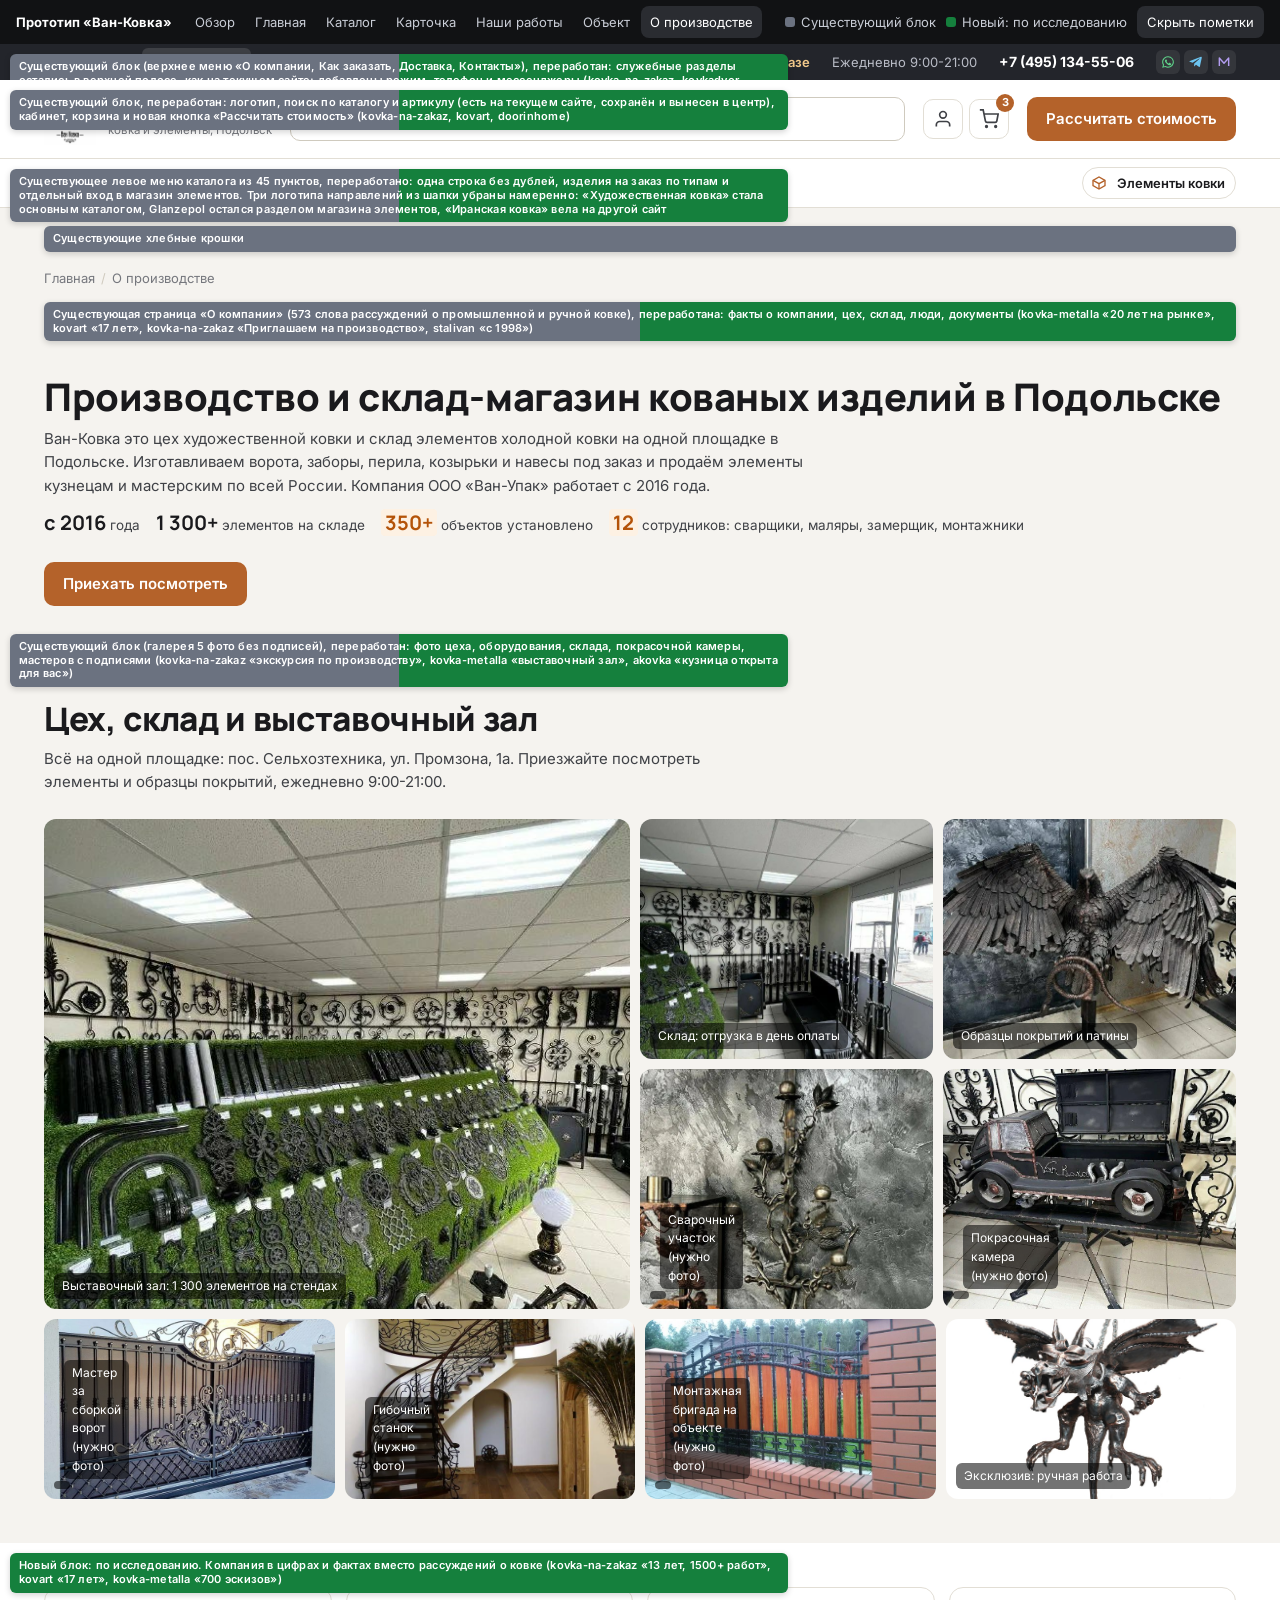
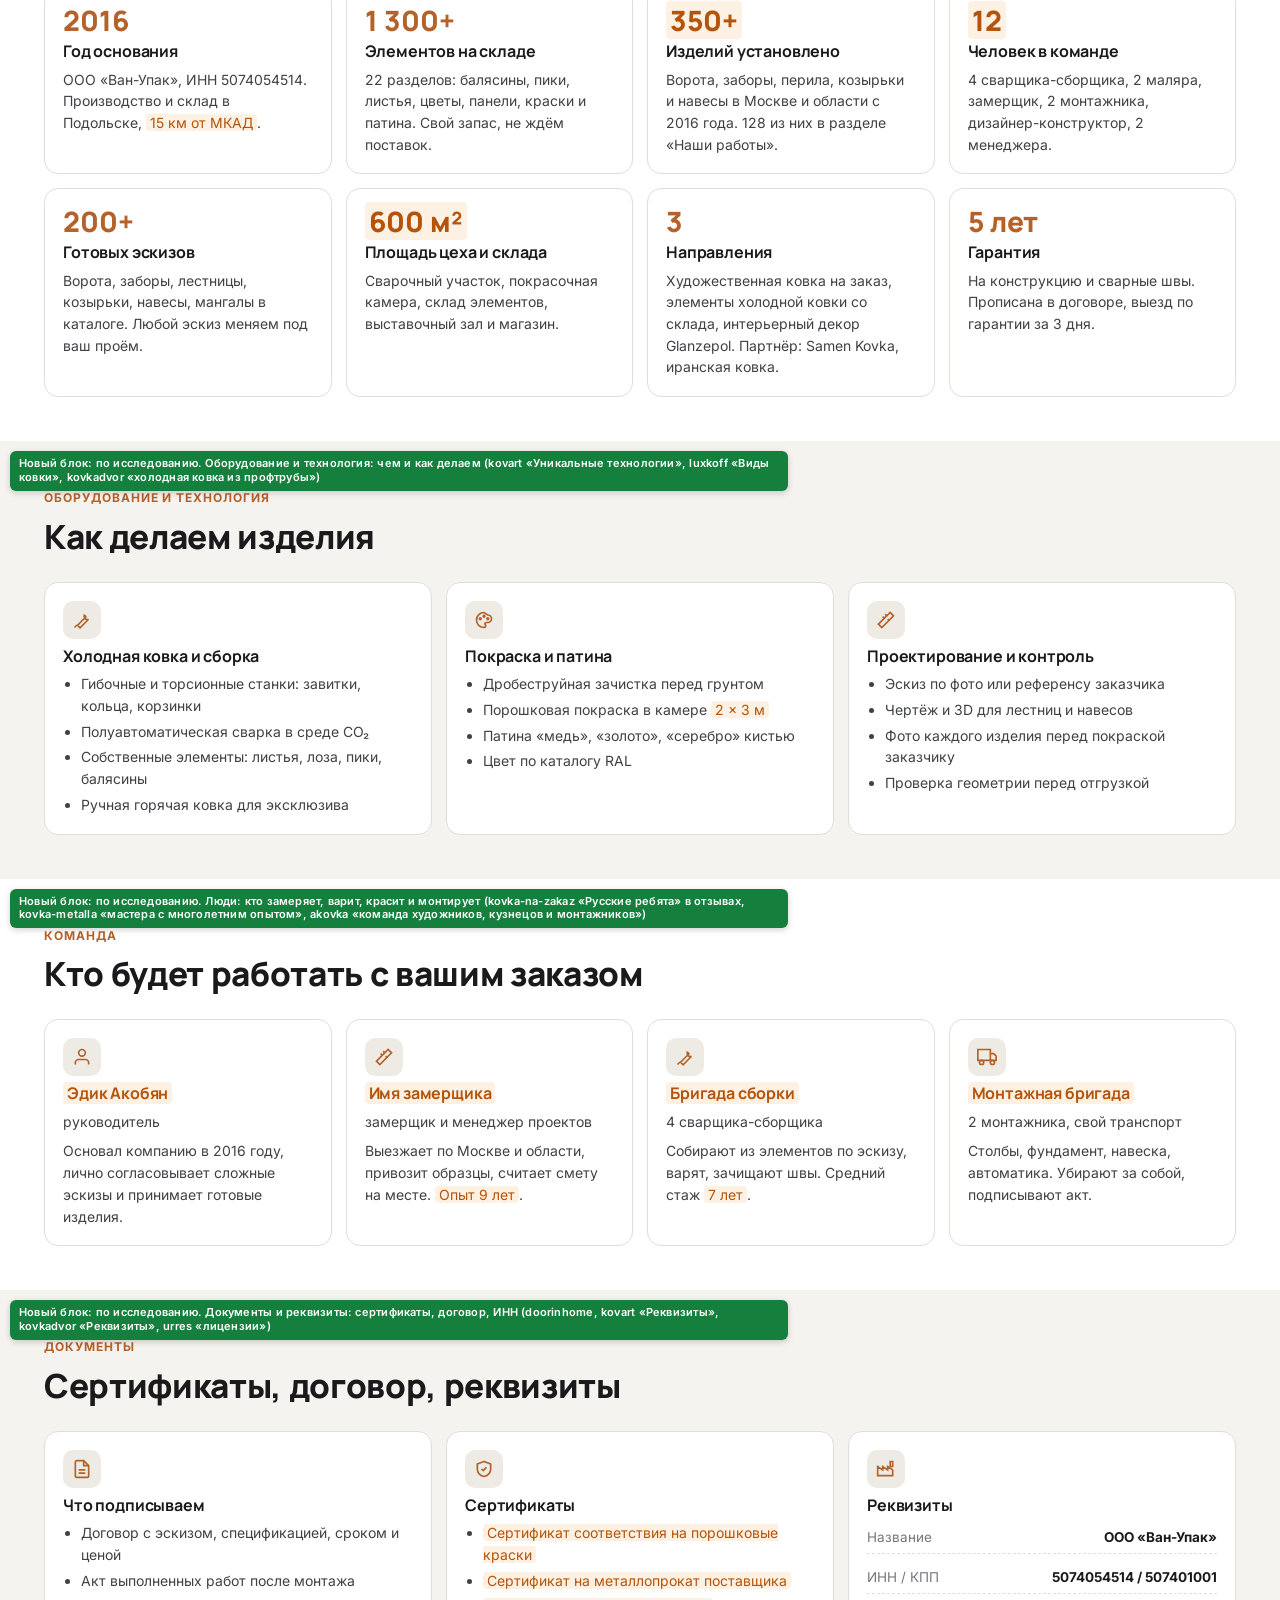
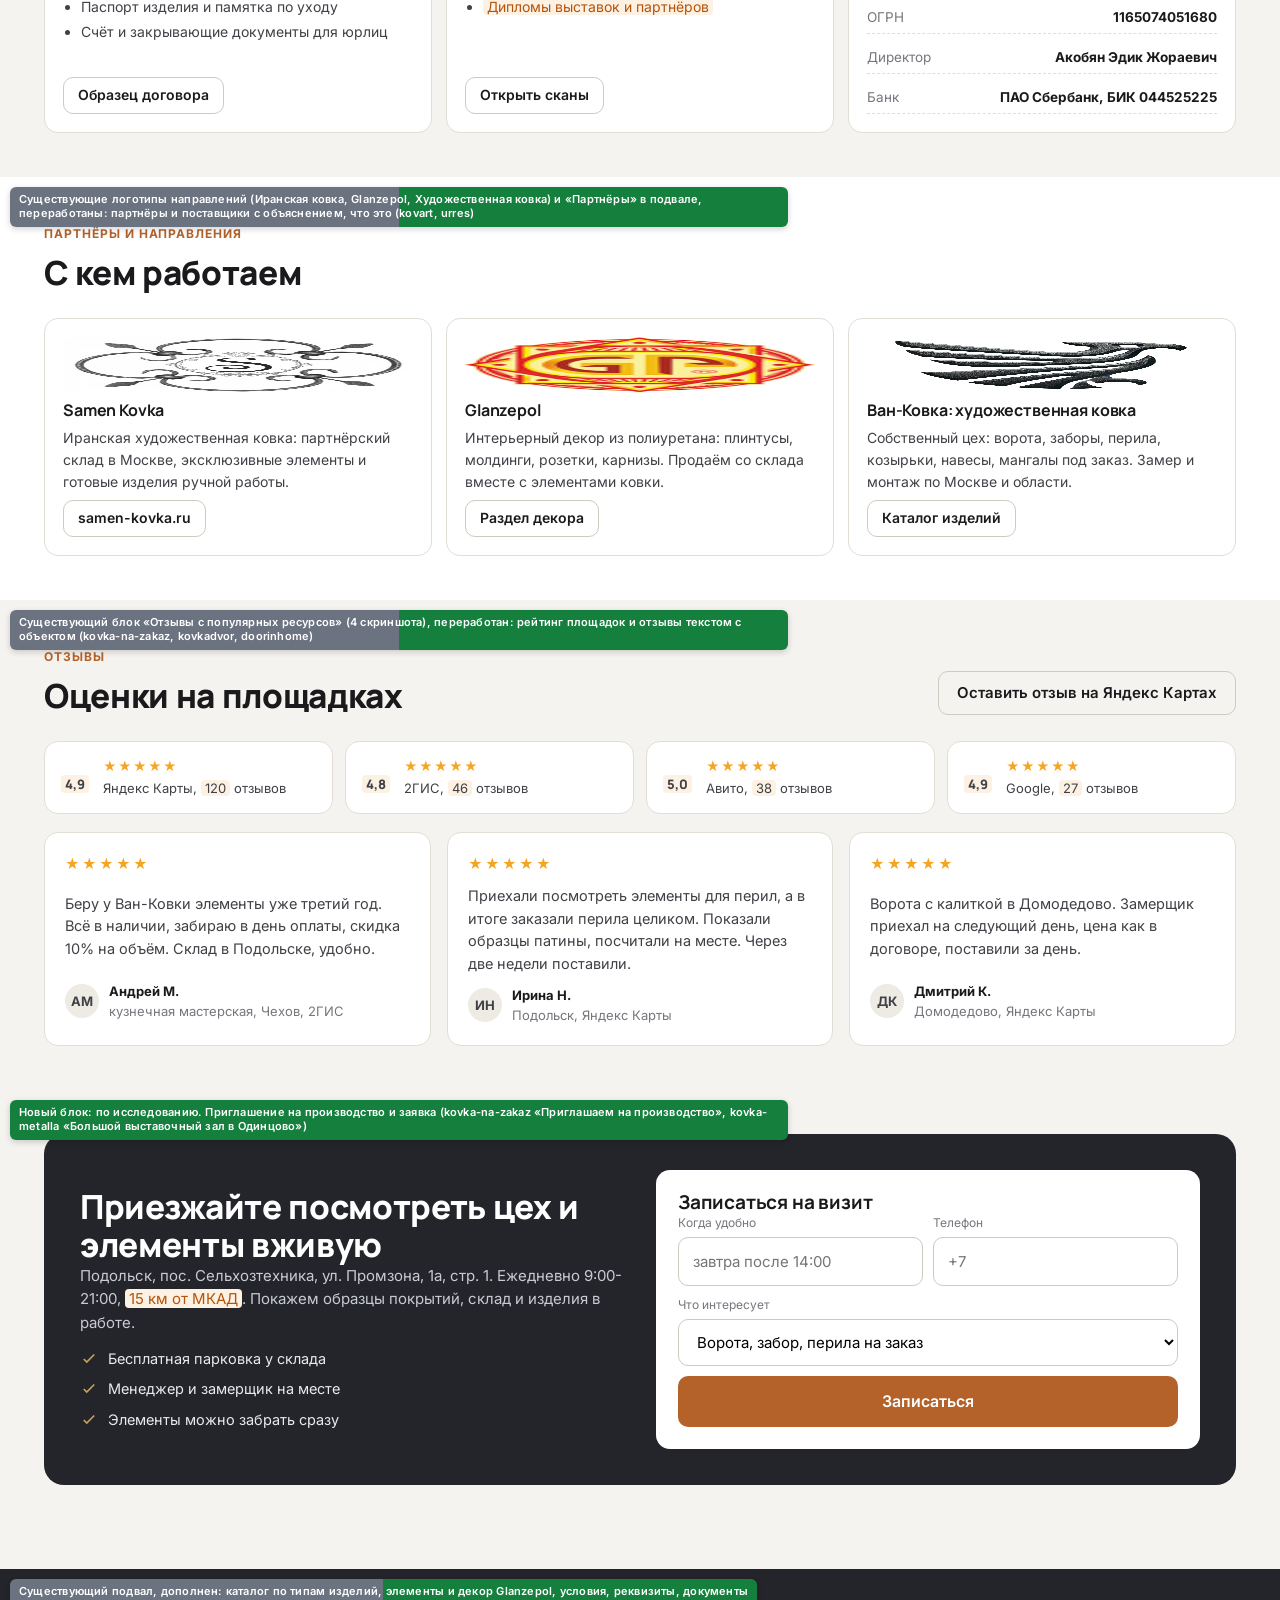
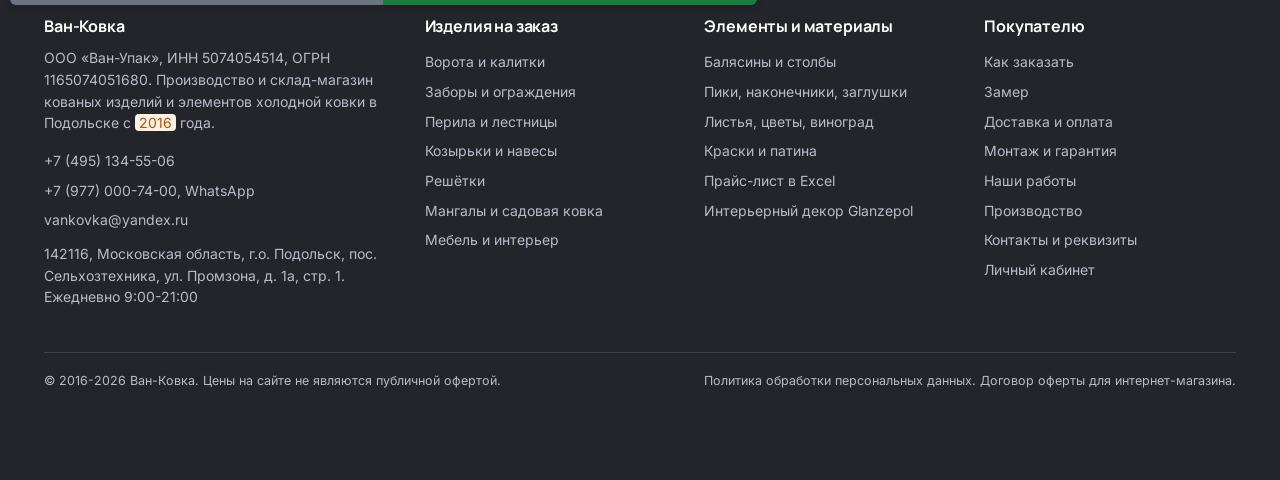
<file: prototypes/about.html>
<!DOCTYPE html>
<html lang="ru">
<head>
<meta charset="utf-8">
<meta name="viewport" content="width=device-width, initial-scale=1">
<title>Прототип: О производстве. Цех художественной ковки и склад элементов в Подольске: фото, оборудование, команда, сертификаты, реквизиты. Ван-Ковка</title>
<meta name="description" content="Прототип страницы «О компании / Производство» van-kovka.ru: блок доверия с фото цеха, оборудования, мастеров и сертификатов, факты и цифры, партнёры, отзывы, запись на визит.">
<link rel="preconnect" href="https://fonts.googleapis.com">
<link rel="preconnect" href="https://fonts.gstatic.com" crossorigin>
<link href="https://fonts.googleapis.com/css2?family=Inter:wght@400;500;600;700&family=Manrope:wght@500;700;800&display=swap" rel="stylesheet">
<link rel="icon" href="data:image/svg+xml,%3Csvg xmlns=%27http://www.w3.org/2000/svg%27 viewBox=%270 0 32 32%27%3E%3Crect width=%2732%27 height=%2732%27 rx=%277%27 fill=%27%23B4622A%27/%3E%3Ctext x=%2716%27 y=%2722%27 font-size=%2716%27 font-family=%27Arial%27 font-weight=%27700%27 fill=%27white%27 text-anchor=%27middle%27%3EВ%3C/text%3E%3C/svg%3E">
<link rel="stylesheet" href="../assets/styles.css?v=1">
</head>
<body>

<!-- Панель прототипа -->
<div class="proto-bar">
  <span class="pb-title">Прототип «Ван-Ковка»</span>
  <nav>
    <a href="../index.html">Обзор</a>
    <a href="home.html">Главная</a><a href="catalog.html">Каталог</a><a href="product.html">Карточка</a><a href="portfolio.html">Наши работы</a><a href="project.html">Объект</a><a href="about.html" class="active">О производстве</a><a href="order.html">Как заказать</a><a href="contacts.html">Контакты</a><a href="cart.html">Корзина</a><a href="account.html">Кабинет</a>
  </nav>
  <div class="pb-legend">
    <span><i style="background:#6B7280"></i>Существующий блок</span>
    <span><i style="background:#15803D"></i>Новый: по исследованию</span>
    <button class="pb-toggle" data-toggle-tags>Скрыть пометки</button>
  </div>
</div>

<!-- Верхняя полоса -->
<div class="topbar blk" id="top" data-tag="mix" data-label="Существующий блок (верхнее меню «О компании, Как заказать, Доставка, Контакты»), переработан: служебные разделы остались в верхней полосе, как на текущем сайте; добавлены режим, телефон и мессенджеры (kovka-na-zakaz, kovkadvor, kovart)">
  <div class="container">
    <nav class="tb-nav"><a href="portfolio.html">Наши работы</a><a href="about.html" class="active">Производство</a><a href="order.html">Как заказать</a><a href="order.html#dostavka">Доставка</a><a href="contacts.html">Контакты</a></nav>
    <span class="grow"></span>
    <span class="direct hide-m">Замер бесплатно при заказе</span>
    <span class="hide-m">Ежедневно 9:00-21:00</span>
    <a class="phone" href="tel:+74951345506">+7 (495) 134-55-06</a>
    <span class="tb-msgs">
      <a class="wa" href="#" title="WhatsApp"><svg viewBox="0 0 24 24" fill="currentColor"><path d="M12 2a10 10 0 0 0-8.6 15.1L2 22l5.1-1.3A10 10 0 1 0 12 2zm0 18.2a8.2 8.2 0 0 1-4.2-1.2l-.3-.2-3 .8.8-2.9-.2-.3A8.2 8.2 0 1 1 12 20.2zm4.5-6.1c-.2-.1-1.5-.7-1.7-.8s-.4-.1-.6.1-.6.8-.8 1-.3.2-.5.1a6.7 6.7 0 0 1-3.3-2.9c-.3-.4.3-.4.7-1.3.1-.2 0-.3 0-.4l-.8-1.8c-.2-.5-.4-.4-.6-.4h-.5a1 1 0 0 0-.7.3 3 3 0 0 0-.9 2.2 5.2 5.2 0 0 0 1.1 2.8 12 12 0 0 0 4.6 4c1.7.7 2.4.8 3.2.7a2.8 2.8 0 0 0 1.8-1.3 2.2 2.2 0 0 0 .2-1.3c-.1-.1-.3-.2-.5-.3z"/></svg></a>
      <a class="tg" href="#" title="Telegram"><svg viewBox="0 0 24 24" fill="currentColor"><path d="M21.9 4.6 18.7 19.5c-.2 1-.9 1.3-1.8.8l-4.9-3.6-2.4 2.3c-.3.3-.5.5-1 .5l.4-5 9.1-8.2c.4-.4-.1-.5-.6-.2L6.2 13.2 1.4 11.7c-1-.3-1-1 .2-1.5L20.5 3c.9-.3 1.6.2 1.4 1.6z"/></svg></a>
      <a class="mx" href="#" title="MAX"><svg viewBox="0 0 24 24" fill="none" stroke="currentColor" stroke-width="2.4" stroke-linejoin="round"><path d="M4 19V5l8 9 8-9v14"/></svg></a>
    </span>
  </div>
</div>

<!-- Шапка -->
<header class="header blk" data-tag="mix" data-label="Существующий блок, переработан: логотип, поиск по каталогу и артикулу (есть на текущем сайте, сохранён и вынесен в центр), кабинет, корзина и новая кнопка «Рассчитать стоимость» (kovka-na-zakaz, kovart, doorinhome)">
  <div class="container">
    <a class="logo" href="home.html"><img src="../assets/img/logo.webp" alt="Ван-Ковка"><span class="lg-txt"><b>Ван-Ковка</b><span>ковка и элементы, Подольск</span></span></a>
    <form class="search" data-search action="catalog.html" role="search">
      <svg viewBox="0 0 24 24" fill="none" stroke="currentColor" stroke-width="2"><circle cx="11" cy="11" r="7"/><path d="m21 21-4.3-4.3"/></svg><input type="search" placeholder="Поиск по каталогу и артикулу: ворота, балясина 5379" aria-label="Поиск по каталогу" autocomplete="off">
      <div class="search-drop"></div>
    </form>
    <div class="hdr-icons">
      <a class="msg" href="account.html" title="Личный кабинет"><svg viewBox="0 0 24 24" fill="none" stroke="currentColor" stroke-width="2"><path d="M20 21v-2a4 4 0 0 0-4-4H8a4 4 0 0 0-4 4v2"/><circle cx="12" cy="7" r="4"/></svg></a>
      <a class="msg" href="cart.html" title="Корзина"><svg viewBox="0 0 24 24" fill="none" stroke="currentColor" stroke-width="2"><circle cx="9" cy="21" r="1"/><circle cx="20" cy="21" r="1"/><path d="M1 1h4l2.7 13.4a2 2 0 0 0 2 1.6h9.7a2 2 0 0 0 2-1.6L23 6H6"/></svg><span class="cnt">3</span></a>
    </div>
    <a class="btn btn-primary" href="#" data-ask data-ask-title="Рассчитать стоимость изделия" data-ask-sub="Опишите, что нужно, и приложите фото или эскиз. Менеджер пришлёт расчёт в течение рабочего дня">Рассчитать стоимость</a>
    <button class="burger" data-open-menu aria-label="Меню"><svg viewBox="0 0 24 24" fill="none" stroke="currentColor" stroke-width="2"><path d="M4 7h16M4 12h16M4 17h16"/></svg></button>
  </div>
</header>

<!-- Меню каталога -->
<div class="catbar blk" data-tag="mix" data-label="Существующее левое меню каталога из 45 пунктов, переработано: одна строка без дублей, изделия на заказ по типам и отдельный вход в магазин элементов. Три логотипа направлений из шапки убраны намеренно: «Художественная ковка» стала основным каталогом, Glanzepol остался разделом магазина элементов, «Иранская ковка» вела на другой сайт">
  <div class="container">
    <nav class="cat-links"><a class="all" href="catalog.html">Каталог изделий</a><a href="catalog.html" title="Кованые ворота и калитки">Ворота</a><a href="catalog.html" title="Кованые заборы и ограждения">Заборы</a><a href="catalog.html" title="Перила и лестницы">Перила</a><a href="catalog.html" title="Козырьки и навесы">Козырьки</a><a href="catalog.html" title="Решётки на окна и двери">Решётки</a><a href="catalog.html" title="Мангалы и садовая ковка">Мангалы</a><a href="catalog.html" title="Кованая мебель и интерьер">Мебель</a></nav>
    <div class="cb-brands">
      <a href="catalog.html#elements" title="Магазин элементов холодной ковки: 22 раздела и интерьерный декор Glanzepol"><svg viewBox="0 0 24 24" fill="none" stroke="currentColor" stroke-width="2"><path d="M21 8 12 3 3 8v8l9 5 9-5z"/><path d="M3 8l9 5 9-5M12 13v8"/></svg>Элементы ковки</a>
    </div>
  </div>
</div>

<!-- Мобильное меню -->
<div class="drawer">
  <div class="panel">
    <button class="close" data-close-menu aria-label="Закрыть">✕</button>
    <h4>Поиск</h4>
    <form class="search in-drawer" data-search action="catalog.html" role="search">
      <svg viewBox="0 0 24 24" fill="none" stroke="currentColor" stroke-width="2"><circle cx="11" cy="11" r="7"/><path d="m21 21-4.3-4.3"/></svg><input type="search" placeholder="Поиск по каталогу и артикулу: ворота, балясина 5379" aria-label="Поиск по каталогу" autocomplete="off">
      <div class="search-drop"></div>
    </form>
    <h4>Изделия на заказ</h4>
    <a href="catalog.html">Ворота и калитки</a><a href="catalog.html">Заборы и ограждения</a><a href="catalog.html">Перила и лестницы</a><a href="catalog.html">Козырьки и навесы</a><a href="catalog.html">Решётки на окна</a><a href="catalog.html">Мангалы и садовая ковка</a><a href="catalog.html">Мебель и интерьер</a>
    <h4>Магазин элементов</h4>
    <a href="catalog.html#elements">Элементы холодной ковки: 22 раздела</a><a href="catalog.html#elements">Интерьерный декор Glanzepol</a><a href="catalog.html#elements">Прайс-лист в Excel</a>
    <h4>Компания</h4>
    <a href="portfolio.html">Наши работы</a><a href="about.html">Производство</a><a href="order.html">Как заказать, замер, доставка, монтаж</a><a href="contacts.html">Контакты</a><a href="account.html">Личный кабинет</a><a href="cart.html">Корзина</a>
    <h4>Связь</h4>
    <a href="tel:+74951345506">+7 (495) 134-55-06</a><a href="tel:+79770007400">+7 (977) 000-74-00</a><a href="mailto:vankovka@yandex.ru">vankovka@yandex.ru</a><a href="#">WhatsApp</a><a href="#">Telegram</a><a href="#">MAX</a>
  </div>
</div>

<div class="container">
  <div class="crumbs blk blk-inline" data-tag="old" data-label="Существующие хлебные крошки"><a href="home.html">Главная</a><span class="sep">/</span><span>О производстве</span></div>
  <div class="cat-head blk blk-inline" data-tag="mix" data-label="Существующая страница «О компании» (573 слова рассуждений о промышленной и ручной ковке), переработана: факты о компании, цех, склад, люди, документы (kovka-metalla «20&nbsp;лет на рынке», kovart «17&nbsp;лет», kovka-na-zakaz «Приглашаем на производство», stalivan «с 1998»)">
    <div>
      <h1>Производство и склад-магазин кованых изделий в Подольске</h1>
      <p>Ван-Ковка это цех художественной ковки и склад элементов холодной ковки на одной площадке в Подольске. Изготавливаем ворота, заборы, перила, козырьки и навесы под заказ и продаём элементы кузнецам и мастерским по всей России. Компания ООО «Ван-Упак» работает с 2016&nbsp;года.</p>
      <div class="from"><span><b>с 2016</b> года</span><span><b>1&nbsp;300+</b> элементов на складе</span><span><b><span class="fill">350+</span></b> объектов установлено</span><span><b><span class="fill">12</span></b> сотрудников: сварщики, маляры, замерщик, монтажники</span></div>
    </div>
    <a class="btn btn-primary" href="#" data-ask data-ask-title="Записаться на экскурсию по производству" data-ask-sub="Покажем цех, склад и образцы покрытий. Ежедневно 9:00-21:00">Приехать посмотреть</a>
  </div>
</div>
<section class="section  blk" id="gallery" data-tag="mix" data-label="Существующий блок (галерея 5 фото без подписей), переработан: фото цеха, оборудования, склада, покрасочной камеры, мастеров с подписями (kovka-na-zakaz «экскурсия по производству», kovka-metalla «выставочный зал», akovka «кузница открыта для вас»)">

  <div class="container">
    <div class="section-head"><div><span class="eyebrow">Блок доверия</span><h2>Цех, склад и выставочный зал</h2><p>Всё на одной площадке: пос. Сельхозтехника, ул. Промзона, 1а. Приезжайте посмотреть элементы и образцы покрытий, ежедневно 9:00-21:00.</p></div></div>
    <div class="gal-grid" style="grid-template-rows:240px 240px">
      <a href="#"><img src="../assets/img/showroom-1.jpg" alt="Выставочный зал" loading="lazy"><span>Выставочный зал: 1&nbsp;300 элементов на стендах</span></a>
      <a href="#"><img src="../assets/img/showroom-2.jpg" alt="Склад" loading="lazy"><span>Склад: отгрузка в день оплаты</span></a>
      <a href="#"><img src="../assets/img/showroom-3.jpg" alt="Образцы" loading="lazy"><span>Образцы покрытий и патины</span></a>
      <a href="#"><img src="../assets/img/showroom-4.jpg" alt="Цех" loading="lazy"><span><span class="fill">Сварочный участок (нужно фото)</span></span></a>
      <a href="#"><img src="../assets/img/showroom-5.jpg" alt="Магазин" loading="lazy"><span><span class="fill">Покрасочная камера (нужно фото)</span></span></a>
    </div>
    <div class="photo-strip" style="margin-top:10px">
      <a href="#"><img src="../assets/img/gates-6.jpg" alt="" loading="lazy"><span><span class="fill">Мастер за сборкой ворот (нужно фото)</span></span></a>
      <a href="#"><img src="../assets/img/stairs-3.jpg" alt="" loading="lazy"><span><span class="fill">Гибочный станок (нужно фото)</span></span></a>
      <a href="#"><img src="../assets/img/fence-4.jpg" alt="" loading="lazy"><span><span class="fill">Монтажная бригада на объекте (нужно фото)</span></span></a>
      <a href="#"><img src="../assets/img/excl-2.jpg" alt="" loading="lazy"><span>Эксклюзив: ручная работа</span></a>
    </div>
  </div>
</section>
<section class="section alt blk" id="facts" data-tag="res" data-label="Новый блок: по исследованию. Компания в цифрах и фактах вместо рассуждений о ковке (kovka-na-zakaz «13&nbsp;лет, 1500+ работ», kovart «17&nbsp;лет», kovka-metalla «700 эскизов»)">

  <div class="container">
    <div class="info-grid cols-4">
      <div class="info"><div class="num">2016</div><h3>Год основания</h3><p>ООО «Ван-Упак», ИНН 5074054514. Производство и склад в Подольске, <span class="fill">15 км от МКАД</span>.</p></div>
      <div class="info"><div class="num">1&nbsp;300+</div><h3>Элементов на складе</h3><p>22 разделов: балясины, пики, листья, цветы, панели, краски и патина. Свой запас, не ждём поставок.</p></div>
      <div class="info"><div class="num"><span class="fill">350+</span></div><h3>Изделий установлено</h3><p>Ворота, заборы, перила, козырьки и навесы в Москве и области с 2016&nbsp;года. 128 из них в разделе «Наши работы».</p></div>
      <div class="info"><div class="num"><span class="fill">12</span></div><h3>Человек в команде</h3><p>4 сварщика-сборщика, 2 маляра, замерщик, 2 монтажника, дизайнер-конструктор, 2 менеджера.</p></div>
      <div class="info"><div class="num">200+</div><h3>Готовых эскизов</h3><p>Ворота, заборы, лестницы, козырьки, навесы, мангалы в каталоге. Любой эскиз меняем под ваш проём.</p></div>
      <div class="info"><div class="num"><span class="fill">600&nbsp;м²</span></div><h3>Площадь цеха и склада</h3><p>Сварочный участок, покрасочная камера, склад элементов, выставочный зал и магазин.</p></div>
      <div class="info"><div class="num">3</div><h3>Направления</h3><p>Художественная ковка на заказ, элементы холодной ковки со склада, интерьерный декор Glanzepol. Партнёр: Samen Kovka, иранская ковка.</p></div>
      <div class="info"><div class="num">5&nbsp;лет</div><h3>Гарантия</h3><p>На конструкцию и сварные швы. Прописана в договоре, выезд по гарантии за 3&nbsp;дня.</p></div>
    </div>
  </div>
</section>
<section class="section  blk" id="equipment" data-tag="res" data-label="Новый блок: по исследованию. Оборудование и технология: чем и как делаем (kovart «Уникальные технологии», luxkoff «Виды ковки», kovkadvor «холодная ковка из профтрубы»)">

  <div class="container">
    <div class="section-head"><div><span class="eyebrow">Оборудование и технология</span><h2>Как делаем изделия</h2></div></div>
    <div class="info-grid">
      <div class="info"><div class="ic"><svg viewBox="0 0 24 24" fill="none" stroke="currentColor" stroke-width="2"><path d="M14.7 6.3a4 4 0 0 0 5 5l-1 1-9 9-3-3 9-9 1-1a4 4 0 0 0 -2-2z"/><path d="m3 21 3-3"/></svg></div><h3>Холодная ковка и сборка</h3><ul><li>Гибочные и торсионные станки: завитки, кольца, корзинки</li><li>Полуавтоматическая сварка в среде CO₂</li><li>Собственные элементы: листья, лоза, пики, балясины</li><li>Ручная горячая ковка для эксклюзива</li></ul></div>
      <div class="info"><div class="ic"><svg viewBox="0 0 24 24" fill="none" stroke="currentColor" stroke-width="2"><path d="M12 3a9 9 0 1 0 0 18c1.5 0 2-1 2-2s-1-1.5-1-2.5 1-1.5 2-1.5h1.5a4.5 4.5 0 0 0 0-9z"/><circle cx="7.5" cy="10.5" r="1"/><circle cx="12" cy="7.5" r="1"/><circle cx="16.5" cy="10.5" r="1"/></svg></div><h3>Покраска и патина</h3><ul><li>Дробеструйная зачистка перед грунтом</li><li>Порошковая покраска в камере <span class="fill">2 × 3 м</span></li><li>Патина «медь», «золото», «серебро» кистью</li><li>Цвет по каталогу RAL</li></ul></div>
      <div class="info"><div class="ic"><svg viewBox="0 0 24 24" fill="none" stroke="currentColor" stroke-width="2"><path d="m3 17 14-14 4 4L7 21z"/><path d="m8 8 2 2M11 5l2 2M14 11l2 2"/></svg></div><h3>Проектирование и контроль</h3><ul><li>Эскиз по фото или референсу заказчика</li><li>Чертёж и 3D для лестниц и навесов</li><li>Фото каждого изделия перед покраской заказчику</li><li>Проверка геометрии перед отгрузкой</li></ul></div>
    </div>
  </div>
</section>
<section class="section alt blk" id="team" data-tag="res" data-label="Новый блок: по исследованию. Люди: кто замеряет, варит, красит и монтирует (kovka-na-zakaz «Русские ребята» в отзывах, kovka-metalla «мастера с многолетним опытом», akovka «команда художников, кузнецов и монтажников»)">

  <div class="container">
    <div class="section-head"><div><span class="eyebrow">Команда</span><h2>Кто будет работать с вашим заказом</h2></div></div>
    <div class="info-grid cols-4">
      <div class="info"><div class="ic"><svg viewBox="0 0 24 24" fill="none" stroke="currentColor" stroke-width="2"><path d="M20 21v-2a4 4 0 0 0-4-4H8a4 4 0 0 0-4 4v2"/><circle cx="12" cy="7" r="4"/></svg></div><h3><span class="fill">Эдик Акобян</span></h3><p class="small muted">руководитель</p><p>Основал компанию в 2016 году, лично согласовывает сложные эскизы и принимает готовые изделия.</p></div>
      <div class="info"><div class="ic"><svg viewBox="0 0 24 24" fill="none" stroke="currentColor" stroke-width="2"><path d="m3 17 14-14 4 4L7 21z"/><path d="m8 8 2 2M11 5l2 2M14 11l2 2"/></svg></div><h3><span class="fill">Имя замерщика</span></h3><p class="small muted">замерщик и менеджер проектов</p><p>Выезжает по Москве и области, привозит образцы, считает смету на месте. <span class="fill">Опыт 9&nbsp;лет</span>.</p></div>
      <div class="info"><div class="ic"><svg viewBox="0 0 24 24" fill="none" stroke="currentColor" stroke-width="2"><path d="M14.7 6.3a4 4 0 0 0 5 5l-1 1-9 9-3-3 9-9 1-1a4 4 0 0 0 -2-2z"/><path d="m3 21 3-3"/></svg></div><h3><span class="fill">Бригада сборки</span></h3><p class="small muted">4 сварщика-сборщика</p><p>Собирают из элементов по эскизу, варят, зачищают швы. Средний стаж <span class="fill">7&nbsp;лет</span>.</p></div>
      <div class="info"><div class="ic"><svg viewBox="0 0 24 24" fill="none" stroke="currentColor" stroke-width="2"><path d="M1 3h15v13H1zM16 8h4l3 3v5h-7z"/><circle cx="5.5" cy="18.5" r="2.5"/><circle cx="18.5" cy="18.5" r="2.5"/></svg></div><h3><span class="fill">Монтажная бригада</span></h3><p class="small muted">2 монтажника, свой транспорт</p><p>Столбы, фундамент, навеска, автоматика. Убирают за собой, подписывают акт.</p></div>
    </div>
  </div>
</section>
<section class="section  blk" id="docs" data-tag="res" data-label="Новый блок: по исследованию. Документы и реквизиты: сертификаты, договор, ИНН (doorinhome, kovart «Реквизиты», kovkadvor «Реквизиты», urres «лицензии»)">

  <div class="container">
    <div class="section-head"><div><span class="eyebrow">Документы</span><h2>Сертификаты, договор, реквизиты</h2></div></div>
    <div class="info-grid">
      <div class="info"><div class="ic"><svg viewBox="0 0 24 24" fill="none" stroke="currentColor" stroke-width="2"><path d="M14 2H6a2 2 0 0 0-2 2v16a2 2 0 0 0 2 2h12a2 2 0 0 0 2-2V8z"/><path d="M14 2v6h6M8 13h8M8 17h8"/></svg></div><h3>Что подписываем</h3><ul><li>Договор с эскизом, спецификацией, сроком и ценой</li><li>Акт выполненных работ после монтажа</li><li>Паспорт изделия и памятка по уходу</li><li>Счёт и закрывающие документы для юрлиц</li></ul><a class="btn btn-outline btn-sm" href="#">Образец договора</a></div>
      <div class="info"><div class="ic"><svg viewBox="0 0 24 24" fill="none" stroke="currentColor" stroke-width="2"><path d="M12 3 4 6v6c0 5 3.5 8 8 9 4.5-1 8-4 8-9V6z"/><path d="m9 12 2 2 4-4"/></svg></div><h3>Сертификаты</h3><ul><li><span class="fill">Сертификат соответствия на порошковые краски</span></li><li><span class="fill">Сертификат на металлопрокат поставщика</span></li><li><span class="fill">Дипломы выставок и партнёров</span></li></ul><a class="btn btn-outline btn-sm" href="#">Открыть сканы</a></div>
      <div class="info"><div class="ic"><svg viewBox="0 0 24 24" fill="none" stroke="currentColor" stroke-width="2"><path d="M2 20V9l6 4V9l6 4V9l6 4v7z"/><path d="M17 3h3v6h-3z"/></svg></div><h3>Реквизиты</h3><div class="kv"><span>Название</span><b>ООО «Ван-Упак»</b></div><div class="kv"><span>ИНН / КПП</span><b>5074054514 / 507401001</b></div><div class="kv"><span>ОГРН</span><b>1165074051680</b></div><div class="kv"><span>Директор</span><b>Акобян Эдик Жораевич</b></div><div class="kv"><span>Банк</span><b>ПАО Сбербанк, БИК 044525225</b></div></div>
    </div>
  </div>
</section>
<section class="section alt blk" id="partners" data-tag="mix" data-label="Существующие логотипы направлений (Иранская ковка, Glanzepol, Художественная ковка) и «Партнёры» в подвале, переработаны: партнёры и поставщики с объяснением, что это (kovart, urres)">

  <div class="container">
    <div class="section-head"><div><span class="eyebrow">Партнёры и направления</span><h2>С кем работаем</h2></div></div>
    <div class="info-grid">
      <div class="info"><img src="../assets/img/logo-samen.png" alt="Samen Kovka" style="height:56px;width:auto"><h3>Samen Kovka</h3><p>Иранская художественная ковка: партнёрский склад в Москве, эксклюзивные элементы и готовые изделия ручной работы.</p><a class="btn btn-outline btn-sm" href="#">samen-kovka.ru</a></div>
      <div class="info"><img src="../assets/img/logo-ganz.png" alt="Glanzepol" style="height:56px;width:auto"><h3>Glanzepol</h3><p>Интерьерный декор из полиуретана: плинтусы, молдинги, розетки, карнизы. Продаём со склада вместе с элементами ковки.</p><a class="btn btn-outline btn-sm" href="catalog.html#elements">Раздел декора</a></div>
      <div class="info"><img src="../assets/img/logo-orel.png" alt="Художественная ковка" style="height:56px;width:auto"><h3>Ван-Ковка: художественная ковка</h3><p>Собственный цех: ворота, заборы, перила, козырьки, навесы, мангалы под заказ. Замер и монтаж по Москве и области.</p><a class="btn btn-outline btn-sm" href="catalog.html">Каталог изделий</a></div>
    </div>
  </div>
</section>
<section class="section  blk" id="reviews" data-tag="mix" data-label="Существующий блок «Отзывы с популярных ресурсов» (4 скриншота), переработан: рейтинг площадок и отзывы текстом с объектом (kovka-na-zakaz, kovkadvor, doorinhome)">

  <div class="container">
    <div class="section-head"><div><span class="eyebrow">Отзывы</span><h2>Оценки на площадках</h2></div><a class="btn btn-outline" href="#">Оставить отзыв на Яндекс Картах</a></div>
    <div class="rating-row">
      <div class="rating-box"><b><span class="fill">4,9</span></b><div><span class="stars">★★★★★</span><span>Яндекс Карты, <span class="fill">120</span> отзывов</span></div></div>
      <div class="rating-box"><b><span class="fill">4,8</span></b><div><span class="stars">★★★★★</span><span>2ГИС, <span class="fill">46</span> отзывов</span></div></div>
      <div class="rating-box"><b><span class="fill">5,0</span></b><div><span class="stars">★★★★★</span><span>Авито, <span class="fill">38</span> отзывов</span></div></div>
      <div class="rating-box"><b><span class="fill">4,9</span></b><div><span class="stars">★★★★★</span><span>Google, <span class="fill">27</span> отзывов</span></div></div>
    </div>
    <div class="rev-grid">
      <div class="rev"><div class="stars">★★★★★</div><p>Беру у Ван-Ковки элементы уже третий год. Всё в наличии, забираю в день оплаты, скидка 10% на объём. Склад в Подольске, удобно.</p><div class="who"><i>АМ</i><div><b>Андрей М.</b><br><span class="muted small">кузнечная мастерская, Чехов, 2ГИС</span></div></div></div>
      <div class="rev"><div class="stars">★★★★★</div><p>Приехали посмотреть элементы для перил, а в итоге заказали перила целиком. Показали образцы патины, посчитали на месте. Через две недели поставили.</p><div class="who"><i>ИН</i><div><b>Ирина Н.</b><br><span class="muted small">Подольск, Яндекс Карты</span></div></div></div>
      <div class="rev"><div class="stars">★★★★★</div><p>Ворота с калиткой в Домодедово. Замерщик приехал на следующий день, цена как в договоре, поставили за день.</p><div class="who"><i>ДК</i><div><b>Дмитрий К.</b><br><span class="muted small">Домодедово, Яндекс Карты</span></div></div></div>
    </div>
  </div>
</section>
<section class="section  blk" id="cta" data-tag="res" data-label="Новый блок: по исследованию. Приглашение на производство и заявка (kovka-na-zakaz «Приглашаем на производство», kovka-metalla «Большой выставочный зал в Одинцово»)">

  <div class="container">
    <div class="calc">
      <div><h2>Приезжайте посмотреть цех и элементы вживую</h2><p>Подольск, пос. Сельхозтехника, ул. Промзона, 1а, стр. 1. Ежедневно 9:00-21:00, <span class="fill">15 км от МКАД</span>. Покажем образцы покрытий, склад и изделия в работе.</p><ul><li><svg viewBox="0 0 24 24" fill="none" stroke="currentColor" stroke-width="2.2"><path d="m5 12 4 4L19 6"/></svg><span>Бесплатная парковка у склада</span></li><li><svg viewBox="0 0 24 24" fill="none" stroke="currentColor" stroke-width="2.2"><path d="m5 12 4 4L19 6"/></svg><span>Менеджер и замерщик на месте</span></li><li><svg viewBox="0 0 24 24" fill="none" stroke="currentColor" stroke-width="2.2"><path d="m5 12 4 4L19 6"/></svg><span>Элементы можно забрать сразу</span></li></ul></div>
      <form class="form" data-done="Принято, менеджер подтвердит время"><h3>Записаться на визит</h3><div class="row2"><label class="field"><span>Когда удобно</span><input type="text" placeholder="завтра после 14:00"></label><label class="field"><span>Телефон</span><input type="tel" placeholder="+7" required></label></div><label class="field"><span>Что интересует</span><select><option>Ворота, забор, перила на заказ</option><option>Элементы для кузницы</option><option>Интерьерный декор Glanzepol</option><option>Сотрудничество, дизайнер или застройщик</option></select></label><button class="btn btn-primary btn-block btn-lg" type="submit">Записаться</button></form>
    </div>
  </div>
</section>

<!-- Подвал -->
<footer class="footer blk" data-tag="mix" data-label="Существующий подвал, дополнен: каталог по типам изделий, элементы и декор Glanzepol, условия, реквизиты, документы">
  <div class="container">
    <div class="cols">
      <div>
        <h4>Ван-Ковка</h4>
        <p>ООО «Ван-Упак», ИНН 5074054514, ОГРН 1165074051680. Производство и склад-магазин кованых изделий и элементов холодной ковки в Подольске с <span class="fill">2016</span> года.</p>
        <a href="tel:+74951345506">+7 (495) 134-55-06</a>
        <a href="tel:+79770007400">+7 (977) 000-74-00, WhatsApp</a>
        <a href="mailto:vankovka@yandex.ru">vankovka@yandex.ru</a>
        <p style="margin-top:8px">142116, Московская область, г.о. Подольск, пос. Сельхозтехника, ул. Промзона, д. 1а, стр. 1. Ежедневно 9:00-21:00</p>
      </div>
      <div>
        <h4>Изделия на заказ</h4>
        <a href="catalog.html">Ворота и калитки</a><a href="catalog.html">Заборы и ограждения</a><a href="catalog.html">Перила и лестницы</a><a href="catalog.html">Козырьки и навесы</a><a href="catalog.html">Решётки</a><a href="catalog.html">Мангалы и садовая ковка</a><a href="catalog.html">Мебель и интерьер</a>
      </div>
      <div>
        <h4>Элементы и материалы</h4>
        <a href="catalog.html#elements">Балясины и столбы</a><a href="catalog.html#elements">Пики, наконечники, заглушки</a><a href="catalog.html#elements">Листья, цветы, виноград</a><a href="catalog.html#elements">Краски и патина</a><a href="catalog.html#elements">Прайс-лист в Excel</a><a href="catalog.html#elements">Интерьерный декор Glanzepol</a>
      </div>
      <div>
        <h4>Покупателю</h4>
        <a href="order.html">Как заказать</a><a href="order.html#zamer">Замер</a><a href="order.html#dostavka">Доставка и оплата</a><a href="order.html#montazh">Монтаж и гарантия</a><a href="portfolio.html">Наши работы</a><a href="about.html">Производство</a><a href="contacts.html">Контакты и реквизиты</a><a href="account.html">Личный кабинет</a>
      </div>
    </div>
    <div class="bottom">
      <span>© 2016-2026 Ван-Ковка. Цены на сайте не являются публичной офертой.</span>
      <span>Политика обработки персональных данных. Договор оферты для интернет-магазина.</span>
    </div>
  </div>
</footer>

<!-- Липкая панель на мобильном -->
<div class="sticky-bar blk" data-tag="res" data-label="Новый блок: по исследованию. Телефон и заявка всегда под пальцем на телефоне (kovka-na-zakaz, kovart)">
  
  <a class="btn btn-outline" href="tel:+74951345506">Позвонить</a>
  <a class="btn btn-primary" href="#" data-ask data-ask-title="Приехать посмотреть" data-ask-sub="Оставьте телефон, менеджер перезвонит за 15 минут">Приехать посмотреть</a>
</div>

<!-- Модальное окно заявки -->
<div class="modal">
  <div class="box">
    <button class="x" data-close-modal aria-label="Закрыть">✕</button>
    <h3>Рассчитать стоимость</h3>
    <div class="sub">Опишите, что нужно. Менеджер пришлёт расчёт в течение рабочего дня</div>
    <div class="prod-line" style="display:none"><b>Изделие:</b> <span></span></div>
    <form data-done="Принято, менеджер свяжется за 15 минут">
      <div class="row2">
        <label class="field"><span>Имя</span><input type="text" placeholder="Как к вам обращаться"></label>
        <label class="field"><span>Телефон</span><input type="tel" placeholder="+7" required></label>
      </div>
      <label class="field"><span>Что нужно</span><textarea placeholder="Например: распашные ворота 4 × 2 м с калиткой, участок в Домодедово, есть фото забора"></textarea></label>
      <div class="upload"><b>Прикрепить фото или эскиз</b>jpg, png, pdf до 20 МБ. Можно фото из интернета «хочу так же»</div>
      <button class="btn btn-primary btn-block btn-lg" type="submit" style="margin-top:12px">Получить расчёт</button>
      <div class="consent">Нажимая кнопку, вы соглашаетесь с политикой обработки персональных данных</div>
    </form>
  </div>
</div>
<script src="../assets/app.js"></script>
</body>
</html>
</file>
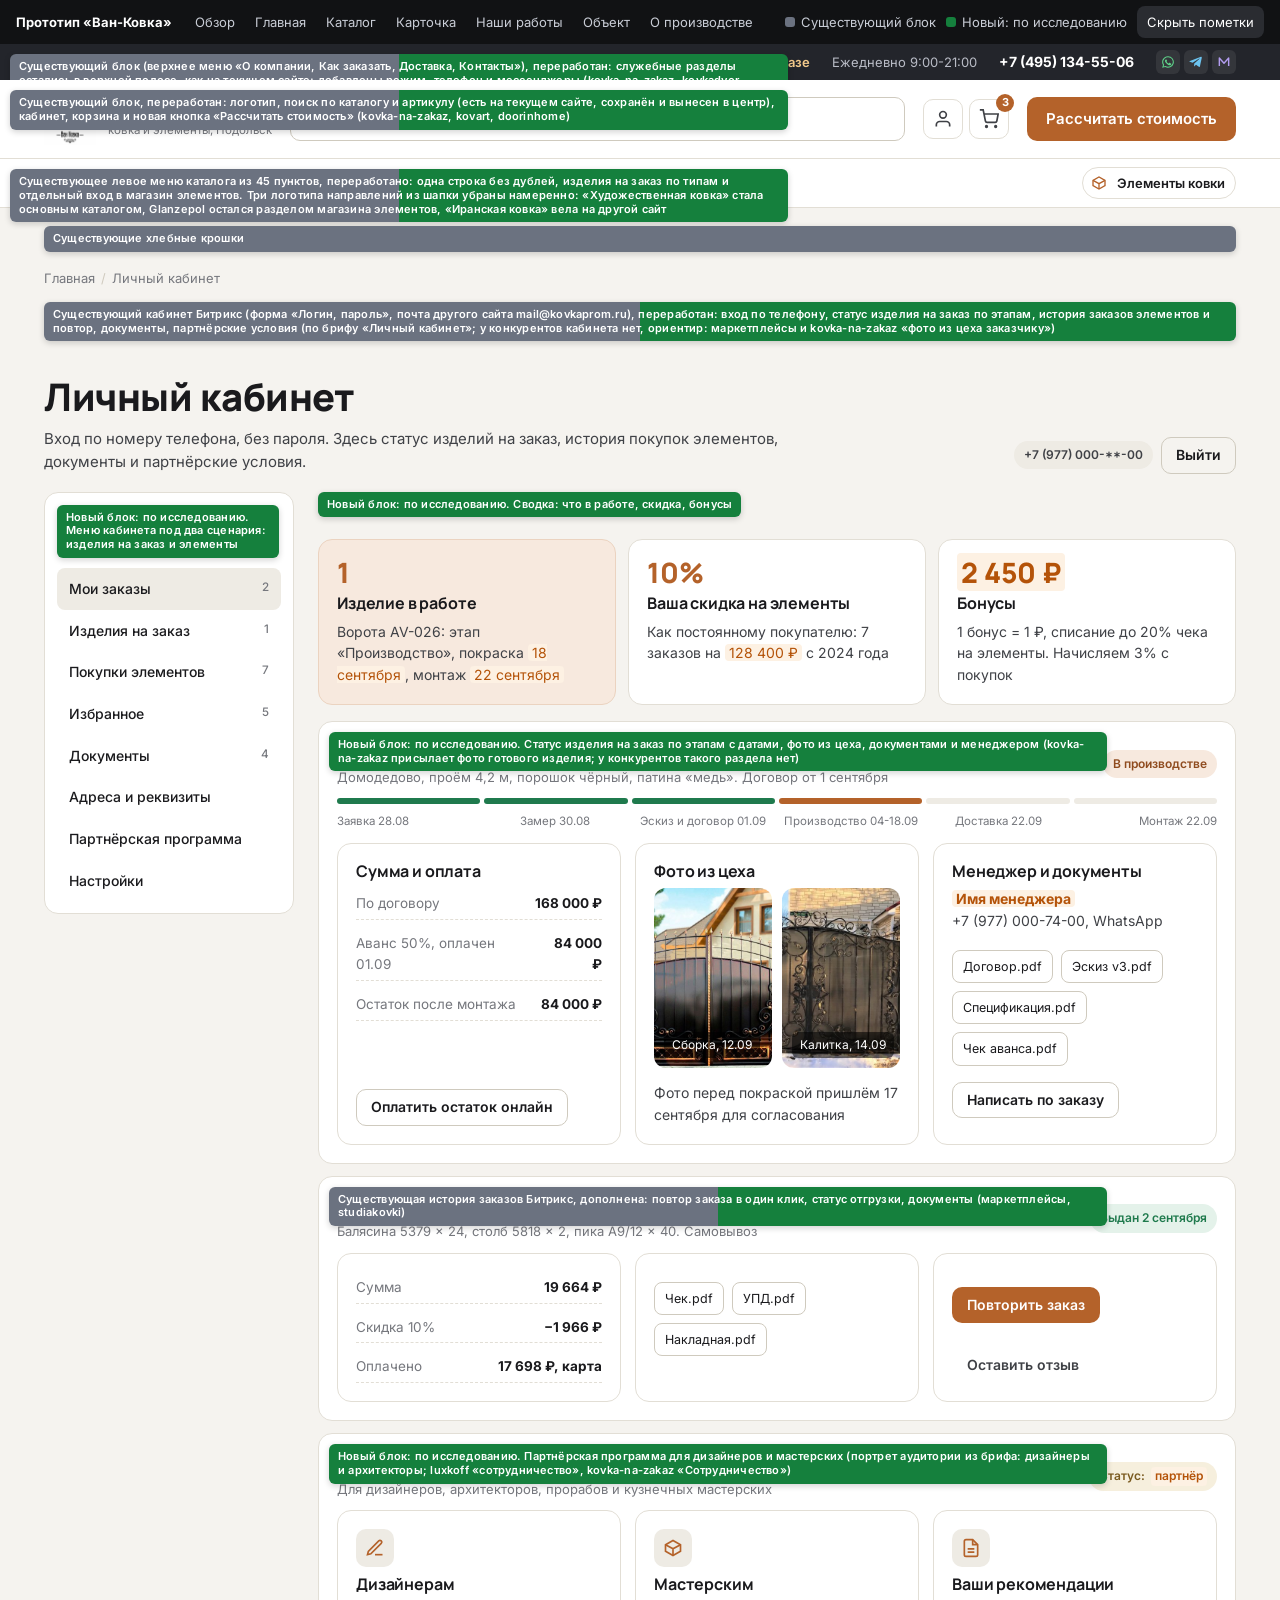
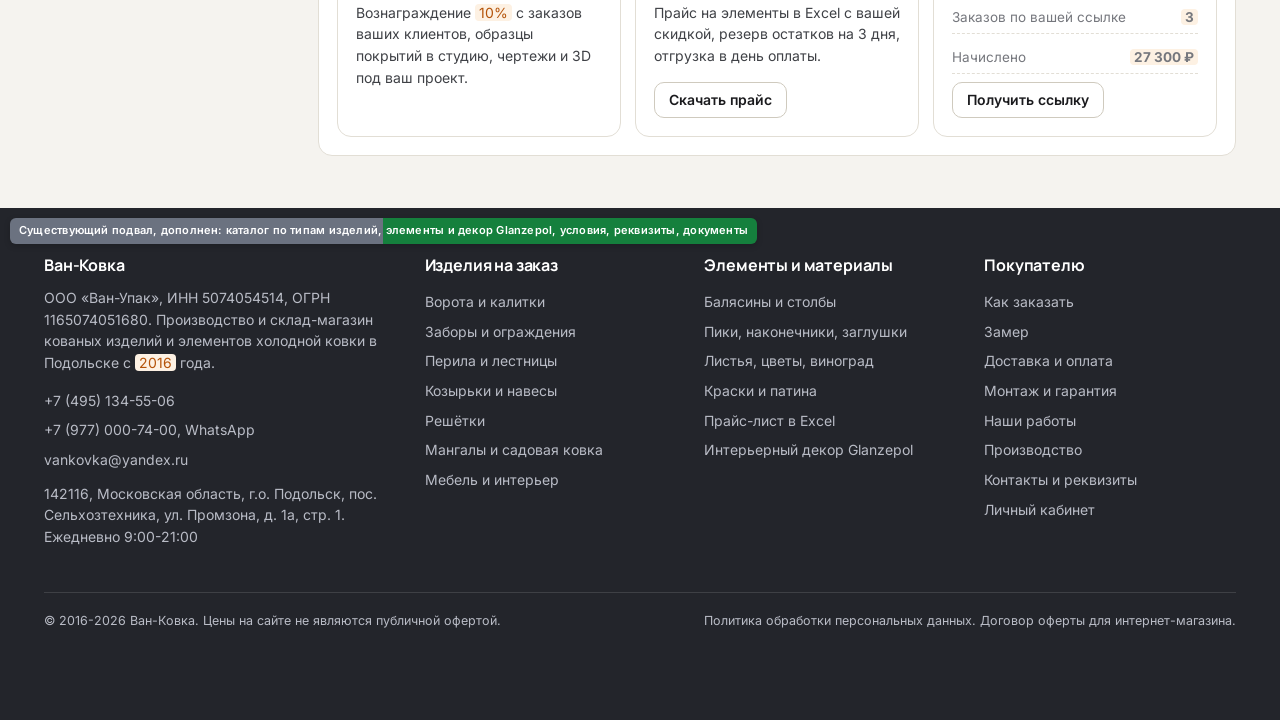
<file: prototypes/account.html>
<!DOCTYPE html>
<html lang="ru">
<head>
<meta charset="utf-8">
<meta name="viewport" content="width=device-width, initial-scale=1">
<title>Прототип: Личный кабинет. Статус изделия на заказ по этапам, история покупок элементов, документы, партнёрская программа. Ван-Ковка</title>
<meta name="description" content="Прототип личного кабинета van-kovka.ru: вход по телефону, сводка, статус изделия на заказ с датами и фото из цеха, история заказов элементов с повтором, документы, партнёрская программа.">
<link rel="preconnect" href="https://fonts.googleapis.com">
<link rel="preconnect" href="https://fonts.gstatic.com" crossorigin>
<link href="https://fonts.googleapis.com/css2?family=Inter:wght@400;500;600;700&family=Manrope:wght@500;700;800&display=swap" rel="stylesheet">
<link rel="icon" href="data:image/svg+xml,%3Csvg xmlns=%27http://www.w3.org/2000/svg%27 viewBox=%270 0 32 32%27%3E%3Crect width=%2732%27 height=%2732%27 rx=%277%27 fill=%27%23B4622A%27/%3E%3Ctext x=%2716%27 y=%2722%27 font-size=%2716%27 font-family=%27Arial%27 font-weight=%27700%27 fill=%27white%27 text-anchor=%27middle%27%3EВ%3C/text%3E%3C/svg%3E">
<link rel="stylesheet" href="../assets/styles.css?v=1">
</head>
<body>

<!-- Панель прототипа -->
<div class="proto-bar">
  <span class="pb-title">Прототип «Ван-Ковка»</span>
  <nav>
    <a href="../index.html">Обзор</a>
    <a href="home.html">Главная</a><a href="catalog.html">Каталог</a><a href="product.html">Карточка</a><a href="portfolio.html">Наши работы</a><a href="project.html">Объект</a><a href="about.html">О производстве</a><a href="order.html">Как заказать</a><a href="contacts.html">Контакты</a><a href="cart.html">Корзина</a><a href="account.html" class="active">Кабинет</a>
  </nav>
  <div class="pb-legend">
    <span><i style="background:#6B7280"></i>Существующий блок</span>
    <span><i style="background:#15803D"></i>Новый: по исследованию</span>
    <button class="pb-toggle" data-toggle-tags>Скрыть пометки</button>
  </div>
</div>

<!-- Верхняя полоса -->
<div class="topbar blk" id="top" data-tag="mix" data-label="Существующий блок (верхнее меню «О компании, Как заказать, Доставка, Контакты»), переработан: служебные разделы остались в верхней полосе, как на текущем сайте; добавлены режим, телефон и мессенджеры (kovka-na-zakaz, kovkadvor, kovart)">
  <div class="container">
    <nav class="tb-nav"><a href="portfolio.html">Наши работы</a><a href="about.html">Производство</a><a href="order.html">Как заказать</a><a href="order.html#dostavka">Доставка</a><a href="contacts.html">Контакты</a></nav>
    <span class="grow"></span>
    <span class="direct hide-m">Замер бесплатно при заказе</span>
    <span class="hide-m">Ежедневно 9:00-21:00</span>
    <a class="phone" href="tel:+74951345506">+7 (495) 134-55-06</a>
    <span class="tb-msgs">
      <a class="wa" href="#" title="WhatsApp"><svg viewBox="0 0 24 24" fill="currentColor"><path d="M12 2a10 10 0 0 0-8.6 15.1L2 22l5.1-1.3A10 10 0 1 0 12 2zm0 18.2a8.2 8.2 0 0 1-4.2-1.2l-.3-.2-3 .8.8-2.9-.2-.3A8.2 8.2 0 1 1 12 20.2zm4.5-6.1c-.2-.1-1.5-.7-1.7-.8s-.4-.1-.6.1-.6.8-.8 1-.3.2-.5.1a6.7 6.7 0 0 1-3.3-2.9c-.3-.4.3-.4.7-1.3.1-.2 0-.3 0-.4l-.8-1.8c-.2-.5-.4-.4-.6-.4h-.5a1 1 0 0 0-.7.3 3 3 0 0 0-.9 2.2 5.2 5.2 0 0 0 1.1 2.8 12 12 0 0 0 4.6 4c1.7.7 2.4.8 3.2.7a2.8 2.8 0 0 0 1.8-1.3 2.2 2.2 0 0 0 .2-1.3c-.1-.1-.3-.2-.5-.3z"/></svg></a>
      <a class="tg" href="#" title="Telegram"><svg viewBox="0 0 24 24" fill="currentColor"><path d="M21.9 4.6 18.7 19.5c-.2 1-.9 1.3-1.8.8l-4.9-3.6-2.4 2.3c-.3.3-.5.5-1 .5l.4-5 9.1-8.2c.4-.4-.1-.5-.6-.2L6.2 13.2 1.4 11.7c-1-.3-1-1 .2-1.5L20.5 3c.9-.3 1.6.2 1.4 1.6z"/></svg></a>
      <a class="mx" href="#" title="MAX"><svg viewBox="0 0 24 24" fill="none" stroke="currentColor" stroke-width="2.4" stroke-linejoin="round"><path d="M4 19V5l8 9 8-9v14"/></svg></a>
    </span>
  </div>
</div>

<!-- Шапка -->
<header class="header blk" data-tag="mix" data-label="Существующий блок, переработан: логотип, поиск по каталогу и артикулу (есть на текущем сайте, сохранён и вынесен в центр), кабинет, корзина и новая кнопка «Рассчитать стоимость» (kovka-na-zakaz, kovart, doorinhome)">
  <div class="container">
    <a class="logo" href="home.html"><img src="../assets/img/logo.webp" alt="Ван-Ковка"><span class="lg-txt"><b>Ван-Ковка</b><span>ковка и элементы, Подольск</span></span></a>
    <form class="search" data-search action="catalog.html" role="search">
      <svg viewBox="0 0 24 24" fill="none" stroke="currentColor" stroke-width="2"><circle cx="11" cy="11" r="7"/><path d="m21 21-4.3-4.3"/></svg><input type="search" placeholder="Поиск по каталогу и артикулу: ворота, балясина 5379" aria-label="Поиск по каталогу" autocomplete="off">
      <div class="search-drop"></div>
    </form>
    <div class="hdr-icons">
      <a class="msg" href="account.html" title="Личный кабинет"><svg viewBox="0 0 24 24" fill="none" stroke="currentColor" stroke-width="2"><path d="M20 21v-2a4 4 0 0 0-4-4H8a4 4 0 0 0-4 4v2"/><circle cx="12" cy="7" r="4"/></svg></a>
      <a class="msg" href="cart.html" title="Корзина"><svg viewBox="0 0 24 24" fill="none" stroke="currentColor" stroke-width="2"><circle cx="9" cy="21" r="1"/><circle cx="20" cy="21" r="1"/><path d="M1 1h4l2.7 13.4a2 2 0 0 0 2 1.6h9.7a2 2 0 0 0 2-1.6L23 6H6"/></svg><span class="cnt">3</span></a>
    </div>
    <a class="btn btn-primary" href="#" data-ask data-ask-title="Рассчитать стоимость изделия" data-ask-sub="Опишите, что нужно, и приложите фото или эскиз. Менеджер пришлёт расчёт в течение рабочего дня">Рассчитать стоимость</a>
    <button class="burger" data-open-menu aria-label="Меню"><svg viewBox="0 0 24 24" fill="none" stroke="currentColor" stroke-width="2"><path d="M4 7h16M4 12h16M4 17h16"/></svg></button>
  </div>
</header>

<!-- Меню каталога -->
<div class="catbar blk" data-tag="mix" data-label="Существующее левое меню каталога из 45 пунктов, переработано: одна строка без дублей, изделия на заказ по типам и отдельный вход в магазин элементов. Три логотипа направлений из шапки убраны намеренно: «Художественная ковка» стала основным каталогом, Glanzepol остался разделом магазина элементов, «Иранская ковка» вела на другой сайт">
  <div class="container">
    <nav class="cat-links"><a class="all" href="catalog.html">Каталог изделий</a><a href="catalog.html" title="Кованые ворота и калитки">Ворота</a><a href="catalog.html" title="Кованые заборы и ограждения">Заборы</a><a href="catalog.html" title="Перила и лестницы">Перила</a><a href="catalog.html" title="Козырьки и навесы">Козырьки</a><a href="catalog.html" title="Решётки на окна и двери">Решётки</a><a href="catalog.html" title="Мангалы и садовая ковка">Мангалы</a><a href="catalog.html" title="Кованая мебель и интерьер">Мебель</a></nav>
    <div class="cb-brands">
      <a href="catalog.html#elements" title="Магазин элементов холодной ковки: 22 раздела и интерьерный декор Glanzepol"><svg viewBox="0 0 24 24" fill="none" stroke="currentColor" stroke-width="2"><path d="M21 8 12 3 3 8v8l9 5 9-5z"/><path d="M3 8l9 5 9-5M12 13v8"/></svg>Элементы ковки</a>
    </div>
  </div>
</div>

<!-- Мобильное меню -->
<div class="drawer">
  <div class="panel">
    <button class="close" data-close-menu aria-label="Закрыть">✕</button>
    <h4>Поиск</h4>
    <form class="search in-drawer" data-search action="catalog.html" role="search">
      <svg viewBox="0 0 24 24" fill="none" stroke="currentColor" stroke-width="2"><circle cx="11" cy="11" r="7"/><path d="m21 21-4.3-4.3"/></svg><input type="search" placeholder="Поиск по каталогу и артикулу: ворота, балясина 5379" aria-label="Поиск по каталогу" autocomplete="off">
      <div class="search-drop"></div>
    </form>
    <h4>Изделия на заказ</h4>
    <a href="catalog.html">Ворота и калитки</a><a href="catalog.html">Заборы и ограждения</a><a href="catalog.html">Перила и лестницы</a><a href="catalog.html">Козырьки и навесы</a><a href="catalog.html">Решётки на окна</a><a href="catalog.html">Мангалы и садовая ковка</a><a href="catalog.html">Мебель и интерьер</a>
    <h4>Магазин элементов</h4>
    <a href="catalog.html#elements">Элементы холодной ковки: 22 раздела</a><a href="catalog.html#elements">Интерьерный декор Glanzepol</a><a href="catalog.html#elements">Прайс-лист в Excel</a>
    <h4>Компания</h4>
    <a href="portfolio.html">Наши работы</a><a href="about.html">Производство</a><a href="order.html">Как заказать, замер, доставка, монтаж</a><a href="contacts.html">Контакты</a><a href="account.html">Личный кабинет</a><a href="cart.html">Корзина</a>
    <h4>Связь</h4>
    <a href="tel:+74951345506">+7 (495) 134-55-06</a><a href="tel:+79770007400">+7 (977) 000-74-00</a><a href="mailto:vankovka@yandex.ru">vankovka@yandex.ru</a><a href="#">WhatsApp</a><a href="#">Telegram</a><a href="#">MAX</a>
  </div>
</div>

<div class="container">
  <div class="crumbs blk blk-inline" data-tag="old" data-label="Существующие хлебные крошки"><a href="home.html">Главная</a><span class="sep">/</span><span>Личный кабинет</span></div>
  <div class="cat-head blk blk-inline" data-tag="mix" data-label="Существующий кабинет Битрикс (форма «Логин, пароль», почта другого сайта mail@kovkaprom.ru), переработан: вход по телефону, статус изделия на заказ по этапам, история заказов элементов и повтор, документы, партнёрские условия (по брифу «Личный кабинет»; у конкурентов кабинета нет, ориентир: маркетплейсы и kovka-na-zakaz «фото из цеха заказчику»)">
    <div><h1>Личный кабинет</h1><p>Вход по номеру телефона, без пароля. Здесь статус изделий на заказ, история покупок элементов, документы и партнёрские условия.</p></div>
    <div style="display:flex;gap:8px;flex-wrap:wrap;align-items:center"><span class="chip">+7 (977) 000-**-00</span><a class="btn btn-outline btn-sm" href="#">Выйти</a></div>
  </div>

  <div class="lk-layout">
    <aside class="lk-nav blk" data-tag="res" data-label="Новый блок: по исследованию. Меню кабинета под два сценария: изделия на заказ и элементы">
      <a href="#" class="active">Мои заказы <small>2</small></a>
      <a href="#">Изделия на заказ <small>1</small></a>
      <a href="#">Покупки элементов <small>7</small></a>
      <a href="#">Избранное <small>5</small></a>
      <a href="#">Документы <small>4</small></a>
      <a href="#">Адреса и реквизиты</a>
      <a href="#">Партнёрская программа</a>
      <a href="#">Настройки</a>
    </aside>

    <div>
      <div class="lk-cards blk blk-inline" data-tag="res" data-label="Новый блок: по исследованию. Сводка: что в работе, скидка, бонусы">
        <div class="info accent"><div class="num">1</div><h3>Изделие в работе</h3><p>Ворота AV-026: этап «Производство», покраска <span class="fill">18 сентября</span>, монтаж <span class="fill">22 сентября</span></p></div>
        <div class="info"><div class="num">10%</div><h3>Ваша скидка на элементы</h3><p>Как постоянному покупателю: 7 заказов на <span class="fill">128&nbsp;400 ₽</span> с 2024&nbsp;года</p></div>
        <div class="info"><div class="num"><span class="fill">2&nbsp;450 ₽</span></div><h3>Бонусы</h3><p>1 бонус = 1 ₽, списание до 20% чека на элементы. Начисляем 3% с покупок</p></div>
      </div>

      <div class="order blk" data-tag="res" data-label="Новый блок: по исследованию. Статус изделия на заказ по этапам с датами, фото из цеха, документами и менеджером (kovka-na-zakaz присылает фото готового изделия; у конкурентов такого раздела нет)">
        <div class="top"><div><b>Заказ 2026-0913: кованые ворота AV-026 с калиткой</b><br><span class="muted small">Домодедово, проём 4,2 м, порошок чёрный, патина «медь». Договор от 1 сентября</span></div><span class="chip brand">В производстве</span></div>
        <div class="stages"><span class="done"></span><span class="done"></span><span class="done"></span><span class="now"></span><span></span><span></span></div>
        <div class="stage-labels"><span>Заявка 28.08</span><span>Замер 30.08</span><span>Эскиз и договор 01.09</span><span>Производство 04-18.09</span><span>Доставка 22.09</span><span>Монтаж 22.09</span></div>
        <div class="info-grid" style="margin-top:14px">
          <div class="info"><h3>Сумма и оплата</h3><div class="kv"><span>По договору</span><b>168&nbsp;000 ₽</b></div><div class="kv"><span>Аванс 50%, оплачен 01.09</span><b>84&nbsp;000 ₽</b></div><div class="kv"><span>Остаток после монтажа</span><b>84&nbsp;000 ₽</b></div><a class="btn btn-outline btn-sm" href="#">Оплатить остаток онлайн</a></div>
          <div class="info"><h3>Фото из цеха</h3><div class="photo-strip" style="grid-template-columns:1fr 1fr"><a href="#"><img src="../assets/img/gates-5.jpg" alt="" loading="lazy"><span>Сборка, 12.09</span></a><a href="#"><img src="../assets/img/gates-3.jpg" alt="" loading="lazy"><span>Калитка, 14.09</span></a></div><p class="small muted" style="margin-top:6px">Фото перед покраской пришлём 17 сентября для согласования</p></div>
          <div class="info"><h3>Менеджер и документы</h3><p><b><span class="fill">Имя менеджера</span></b><br>+7 (977) 000-74-00, WhatsApp</p><div class="files"><a href="#">Договор.pdf</a><a href="#">Эскиз v3.pdf</a><a href="#">Спецификация.pdf</a><a href="#">Чек аванса.pdf</a></div><a class="btn btn-outline btn-sm" href="#" data-ask data-ask-title="Вопрос по заказу 2026-0913" data-ask-sub="Ответим за 15 минут в рабочее время" data-ask-product="Заказ 2026-0913, ворота AV-026" style="margin-top:8px">Написать по заказу</a></div>
        </div>
      </div>

      <div class="order blk" data-tag="mix" data-label="Существующая история заказов Битрикс, дополнена: повтор заказа в один клик, статус отгрузки, документы (маркетплейсы, studiakovki)">
        <div class="top"><div><b>Заказ 2026-0902: элементы, 66 позиций</b><br><span class="muted small">Балясина 5379 × 24, столб 5818 × 2, пика А9/12 × 40. Самовывоз</span></div><span class="chip ok">Выдан 2 сентября</span></div>
        <div class="info-grid">
          <div class="info"><div class="kv"><span>Сумма</span><b>19&nbsp;664 ₽</b></div><div class="kv"><span>Скидка 10%</span><b>−1&nbsp;966 ₽</b></div><div class="kv"><span>Оплачено</span><b>17&nbsp;698 ₽, карта</b></div></div>
          <div class="info"><div class="files"><a href="#">Чек.pdf</a><a href="#">УПД.pdf</a><a href="#">Накладная.pdf</a></div></div>
          <div class="info"><a class="btn btn-primary btn-sm" href="cart.html">Повторить заказ</a><a class="btn btn-ghost btn-sm" href="#">Оставить отзыв</a></div>
        </div>
      </div>

      <div class="order blk" data-tag="res" data-label="Новый блок: по исследованию. Партнёрская программа для дизайнеров и мастерских (портрет аудитории из брифа: дизайнеры и архитекторы; luxkoff «сотрудничество», kovka-na-zakaz «Сотрудничество»)">
        <div class="top"><div><b>Партнёрская программа</b><br><span class="muted small">Для дизайнеров, архитекторов, прорабов и кузнечных мастерских</span></div><span class="chip gold">Статус: <span class="fill">партнёр</span></span></div>
        <div class="info-grid">
          <div class="info"><div class="ic"><svg viewBox="0 0 24 24" fill="none" stroke="currentColor" stroke-width="2"><path d="M12 20h9"/><path d="M16.5 3.5a2.1 2.1 0 0 1 3 3L7 19l-4 1 1-4z"/></svg></div><h3>Дизайнерам</h3><p>Вознаграждение <span class="fill">10%</span> с заказов ваших клиентов, образцы покрытий в студию, чертежи и 3D под ваш проект.</p></div>
          <div class="info"><div class="ic"><svg viewBox="0 0 24 24" fill="none" stroke="currentColor" stroke-width="2"><path d="M21 8 12 3 3 8v8l9 5 9-5z"/><path d="M3 8l9 5 9-5M12 13v8"/></svg></div><h3>Мастерским</h3><p>Прайс на элементы в Excel с вашей скидкой, резерв остатков на 3&nbsp;дня, отгрузка в день оплаты.</p><a class="btn btn-outline btn-sm" href="#">Скачать прайс</a></div>
          <div class="info"><div class="ic"><svg viewBox="0 0 24 24" fill="none" stroke="currentColor" stroke-width="2"><path d="M14 2H6a2 2 0 0 0-2 2v16a2 2 0 0 0 2 2h12a2 2 0 0 0 2-2V8z"/><path d="M14 2v6h6M8 13h8M8 17h8"/></svg></div><h3>Ваши рекомендации</h3><div class="kv"><span>Заказов по вашей ссылке</span><b><span class="fill">3</span></b></div><div class="kv"><span>Начислено</span><b><span class="fill">27&nbsp;300 ₽</span></b></div><a class="btn btn-outline btn-sm" href="#">Получить ссылку</a></div>
        </div>
      </div>
    </div>
  </div>
</div>

<!-- Подвал -->
<footer class="footer blk" data-tag="mix" data-label="Существующий подвал, дополнен: каталог по типам изделий, элементы и декор Glanzepol, условия, реквизиты, документы">
  <div class="container">
    <div class="cols">
      <div>
        <h4>Ван-Ковка</h4>
        <p>ООО «Ван-Упак», ИНН 5074054514, ОГРН 1165074051680. Производство и склад-магазин кованых изделий и элементов холодной ковки в Подольске с <span class="fill">2016</span> года.</p>
        <a href="tel:+74951345506">+7 (495) 134-55-06</a>
        <a href="tel:+79770007400">+7 (977) 000-74-00, WhatsApp</a>
        <a href="mailto:vankovka@yandex.ru">vankovka@yandex.ru</a>
        <p style="margin-top:8px">142116, Московская область, г.о. Подольск, пос. Сельхозтехника, ул. Промзона, д. 1а, стр. 1. Ежедневно 9:00-21:00</p>
      </div>
      <div>
        <h4>Изделия на заказ</h4>
        <a href="catalog.html">Ворота и калитки</a><a href="catalog.html">Заборы и ограждения</a><a href="catalog.html">Перила и лестницы</a><a href="catalog.html">Козырьки и навесы</a><a href="catalog.html">Решётки</a><a href="catalog.html">Мангалы и садовая ковка</a><a href="catalog.html">Мебель и интерьер</a>
      </div>
      <div>
        <h4>Элементы и материалы</h4>
        <a href="catalog.html#elements">Балясины и столбы</a><a href="catalog.html#elements">Пики, наконечники, заглушки</a><a href="catalog.html#elements">Листья, цветы, виноград</a><a href="catalog.html#elements">Краски и патина</a><a href="catalog.html#elements">Прайс-лист в Excel</a><a href="catalog.html#elements">Интерьерный декор Glanzepol</a>
      </div>
      <div>
        <h4>Покупателю</h4>
        <a href="order.html">Как заказать</a><a href="order.html#zamer">Замер</a><a href="order.html#dostavka">Доставка и оплата</a><a href="order.html#montazh">Монтаж и гарантия</a><a href="portfolio.html">Наши работы</a><a href="about.html">Производство</a><a href="contacts.html">Контакты и реквизиты</a><a href="account.html">Личный кабинет</a>
      </div>
    </div>
    <div class="bottom">
      <span>© 2016-2026 Ван-Ковка. Цены на сайте не являются публичной офертой.</span>
      <span>Политика обработки персональных данных. Договор оферты для интернет-магазина.</span>
    </div>
  </div>
</footer>

<!-- Липкая панель на мобильном -->
<div class="sticky-bar blk" data-tag="res" data-label="Новый блок: по исследованию. Телефон и заявка всегда под пальцем на телефоне (kovka-na-zakaz, kovart)">
  
  <a class="btn btn-outline" href="tel:+74951345506">Позвонить</a>
  <a class="btn btn-primary" href="#" data-ask data-ask-title="Написать по заказу" data-ask-sub="Оставьте телефон, менеджер перезвонит за 15 минут">Написать по заказу</a>
</div>

<!-- Модальное окно заявки -->
<div class="modal">
  <div class="box">
    <button class="x" data-close-modal aria-label="Закрыть">✕</button>
    <h3>Рассчитать стоимость</h3>
    <div class="sub">Опишите, что нужно. Менеджер пришлёт расчёт в течение рабочего дня</div>
    <div class="prod-line" style="display:none"><b>Изделие:</b> <span></span></div>
    <form data-done="Принято, менеджер свяжется за 15 минут">
      <div class="row2">
        <label class="field"><span>Имя</span><input type="text" placeholder="Как к вам обращаться"></label>
        <label class="field"><span>Телефон</span><input type="tel" placeholder="+7" required></label>
      </div>
      <label class="field"><span>Что нужно</span><textarea placeholder="Например: распашные ворота 4 × 2 м с калиткой, участок в Домодедово, есть фото забора"></textarea></label>
      <div class="upload"><b>Прикрепить фото или эскиз</b>jpg, png, pdf до 20 МБ. Можно фото из интернета «хочу так же»</div>
      <button class="btn btn-primary btn-block btn-lg" type="submit" style="margin-top:12px">Получить расчёт</button>
      <div class="consent">Нажимая кнопку, вы соглашаетесь с политикой обработки персональных данных</div>
    </form>
  </div>
</div>
<script src="../assets/app.js"></script>
</body>
</html>
</file>
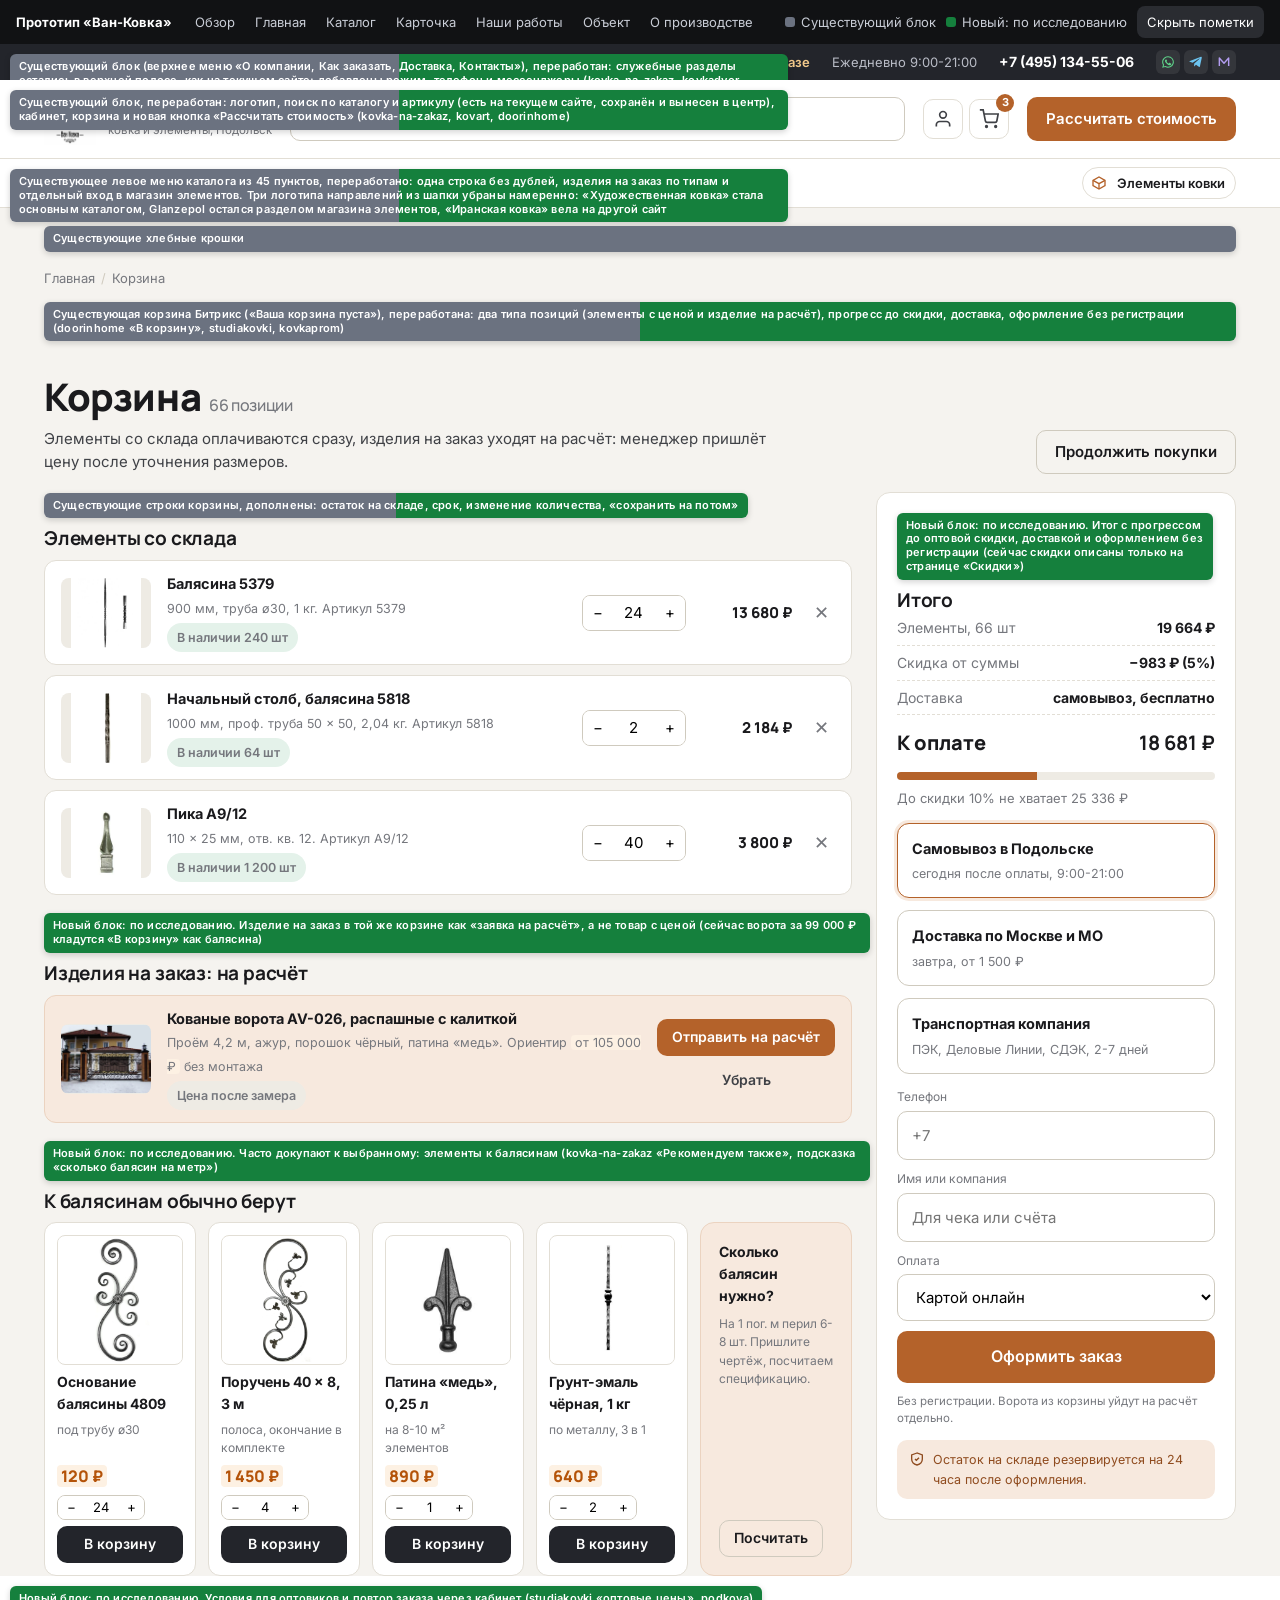
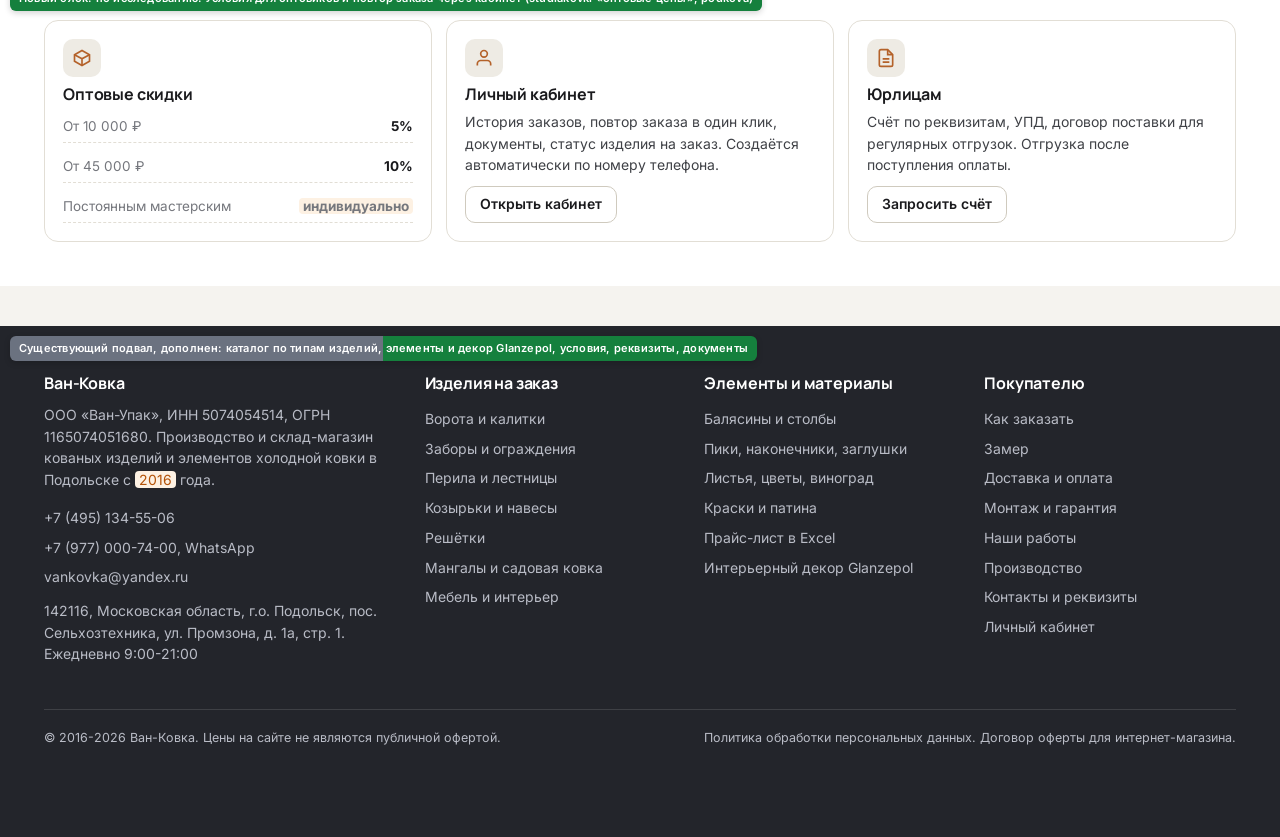
<file: prototypes/cart.html>
<!DOCTYPE html>
<html lang="ru">
<head>
<meta charset="utf-8">
<meta name="viewport" content="width=device-width, initial-scale=1">
<title>Прототип: Корзина. Элементы со склада и изделия на расчёт, скидка от суммы, доставка, оформление без регистрации. Ван-Ковка</title>
<meta name="description" content="Прототип корзины van-kovka.ru: элементы с остатком и количеством, изделия на заказ как заявка на расчёт, прогресс до оптовой скидки, доставка, оформление без регистрации, сопутствующие товары.">
<link rel="preconnect" href="https://fonts.googleapis.com">
<link rel="preconnect" href="https://fonts.gstatic.com" crossorigin>
<link href="https://fonts.googleapis.com/css2?family=Inter:wght@400;500;600;700&family=Manrope:wght@500;700;800&display=swap" rel="stylesheet">
<link rel="icon" href="data:image/svg+xml,%3Csvg xmlns=%27http://www.w3.org/2000/svg%27 viewBox=%270 0 32 32%27%3E%3Crect width=%2732%27 height=%2732%27 rx=%277%27 fill=%27%23B4622A%27/%3E%3Ctext x=%2716%27 y=%2722%27 font-size=%2716%27 font-family=%27Arial%27 font-weight=%27700%27 fill=%27white%27 text-anchor=%27middle%27%3EВ%3C/text%3E%3C/svg%3E">
<link rel="stylesheet" href="../assets/styles.css?v=1">
</head>
<body>

<!-- Панель прототипа -->
<div class="proto-bar">
  <span class="pb-title">Прототип «Ван-Ковка»</span>
  <nav>
    <a href="../index.html">Обзор</a>
    <a href="home.html">Главная</a><a href="catalog.html">Каталог</a><a href="product.html">Карточка</a><a href="portfolio.html">Наши работы</a><a href="project.html">Объект</a><a href="about.html">О производстве</a><a href="order.html">Как заказать</a><a href="contacts.html">Контакты</a><a href="cart.html" class="active">Корзина</a><a href="account.html">Кабинет</a>
  </nav>
  <div class="pb-legend">
    <span><i style="background:#6B7280"></i>Существующий блок</span>
    <span><i style="background:#15803D"></i>Новый: по исследованию</span>
    <button class="pb-toggle" data-toggle-tags>Скрыть пометки</button>
  </div>
</div>

<!-- Верхняя полоса -->
<div class="topbar blk" id="top" data-tag="mix" data-label="Существующий блок (верхнее меню «О компании, Как заказать, Доставка, Контакты»), переработан: служебные разделы остались в верхней полосе, как на текущем сайте; добавлены режим, телефон и мессенджеры (kovka-na-zakaz, kovkadvor, kovart)">
  <div class="container">
    <nav class="tb-nav"><a href="portfolio.html">Наши работы</a><a href="about.html">Производство</a><a href="order.html">Как заказать</a><a href="order.html#dostavka">Доставка</a><a href="contacts.html">Контакты</a></nav>
    <span class="grow"></span>
    <span class="direct hide-m">Замер бесплатно при заказе</span>
    <span class="hide-m">Ежедневно 9:00-21:00</span>
    <a class="phone" href="tel:+74951345506">+7 (495) 134-55-06</a>
    <span class="tb-msgs">
      <a class="wa" href="#" title="WhatsApp"><svg viewBox="0 0 24 24" fill="currentColor"><path d="M12 2a10 10 0 0 0-8.6 15.1L2 22l5.1-1.3A10 10 0 1 0 12 2zm0 18.2a8.2 8.2 0 0 1-4.2-1.2l-.3-.2-3 .8.8-2.9-.2-.3A8.2 8.2 0 1 1 12 20.2zm4.5-6.1c-.2-.1-1.5-.7-1.7-.8s-.4-.1-.6.1-.6.8-.8 1-.3.2-.5.1a6.7 6.7 0 0 1-3.3-2.9c-.3-.4.3-.4.7-1.3.1-.2 0-.3 0-.4l-.8-1.8c-.2-.5-.4-.4-.6-.4h-.5a1 1 0 0 0-.7.3 3 3 0 0 0-.9 2.2 5.2 5.2 0 0 0 1.1 2.8 12 12 0 0 0 4.6 4c1.7.7 2.4.8 3.2.7a2.8 2.8 0 0 0 1.8-1.3 2.2 2.2 0 0 0 .2-1.3c-.1-.1-.3-.2-.5-.3z"/></svg></a>
      <a class="tg" href="#" title="Telegram"><svg viewBox="0 0 24 24" fill="currentColor"><path d="M21.9 4.6 18.7 19.5c-.2 1-.9 1.3-1.8.8l-4.9-3.6-2.4 2.3c-.3.3-.5.5-1 .5l.4-5 9.1-8.2c.4-.4-.1-.5-.6-.2L6.2 13.2 1.4 11.7c-1-.3-1-1 .2-1.5L20.5 3c.9-.3 1.6.2 1.4 1.6z"/></svg></a>
      <a class="mx" href="#" title="MAX"><svg viewBox="0 0 24 24" fill="none" stroke="currentColor" stroke-width="2.4" stroke-linejoin="round"><path d="M4 19V5l8 9 8-9v14"/></svg></a>
    </span>
  </div>
</div>

<!-- Шапка -->
<header class="header blk" data-tag="mix" data-label="Существующий блок, переработан: логотип, поиск по каталогу и артикулу (есть на текущем сайте, сохранён и вынесен в центр), кабинет, корзина и новая кнопка «Рассчитать стоимость» (kovka-na-zakaz, kovart, doorinhome)">
  <div class="container">
    <a class="logo" href="home.html"><img src="../assets/img/logo.webp" alt="Ван-Ковка"><span class="lg-txt"><b>Ван-Ковка</b><span>ковка и элементы, Подольск</span></span></a>
    <form class="search" data-search action="catalog.html" role="search">
      <svg viewBox="0 0 24 24" fill="none" stroke="currentColor" stroke-width="2"><circle cx="11" cy="11" r="7"/><path d="m21 21-4.3-4.3"/></svg><input type="search" placeholder="Поиск по каталогу и артикулу: ворота, балясина 5379" aria-label="Поиск по каталогу" autocomplete="off">
      <div class="search-drop"></div>
    </form>
    <div class="hdr-icons">
      <a class="msg" href="account.html" title="Личный кабинет"><svg viewBox="0 0 24 24" fill="none" stroke="currentColor" stroke-width="2"><path d="M20 21v-2a4 4 0 0 0-4-4H8a4 4 0 0 0-4 4v2"/><circle cx="12" cy="7" r="4"/></svg></a>
      <a class="msg" href="cart.html" title="Корзина"><svg viewBox="0 0 24 24" fill="none" stroke="currentColor" stroke-width="2"><circle cx="9" cy="21" r="1"/><circle cx="20" cy="21" r="1"/><path d="M1 1h4l2.7 13.4a2 2 0 0 0 2 1.6h9.7a2 2 0 0 0 2-1.6L23 6H6"/></svg><span class="cnt">3</span></a>
    </div>
    <a class="btn btn-primary" href="#" data-ask data-ask-title="Рассчитать стоимость изделия" data-ask-sub="Опишите, что нужно, и приложите фото или эскиз. Менеджер пришлёт расчёт в течение рабочего дня">Рассчитать стоимость</a>
    <button class="burger" data-open-menu aria-label="Меню"><svg viewBox="0 0 24 24" fill="none" stroke="currentColor" stroke-width="2"><path d="M4 7h16M4 12h16M4 17h16"/></svg></button>
  </div>
</header>

<!-- Меню каталога -->
<div class="catbar blk" data-tag="mix" data-label="Существующее левое меню каталога из 45 пунктов, переработано: одна строка без дублей, изделия на заказ по типам и отдельный вход в магазин элементов. Три логотипа направлений из шапки убраны намеренно: «Художественная ковка» стала основным каталогом, Glanzepol остался разделом магазина элементов, «Иранская ковка» вела на другой сайт">
  <div class="container">
    <nav class="cat-links"><a class="all" href="catalog.html">Каталог изделий</a><a href="catalog.html" title="Кованые ворота и калитки">Ворота</a><a href="catalog.html" title="Кованые заборы и ограждения">Заборы</a><a href="catalog.html" title="Перила и лестницы">Перила</a><a href="catalog.html" title="Козырьки и навесы">Козырьки</a><a href="catalog.html" title="Решётки на окна и двери">Решётки</a><a href="catalog.html" title="Мангалы и садовая ковка">Мангалы</a><a href="catalog.html" title="Кованая мебель и интерьер">Мебель</a></nav>
    <div class="cb-brands">
      <a href="catalog.html#elements" title="Магазин элементов холодной ковки: 22 раздела и интерьерный декор Glanzepol"><svg viewBox="0 0 24 24" fill="none" stroke="currentColor" stroke-width="2"><path d="M21 8 12 3 3 8v8l9 5 9-5z"/><path d="M3 8l9 5 9-5M12 13v8"/></svg>Элементы ковки</a>
    </div>
  </div>
</div>

<!-- Мобильное меню -->
<div class="drawer">
  <div class="panel">
    <button class="close" data-close-menu aria-label="Закрыть">✕</button>
    <h4>Поиск</h4>
    <form class="search in-drawer" data-search action="catalog.html" role="search">
      <svg viewBox="0 0 24 24" fill="none" stroke="currentColor" stroke-width="2"><circle cx="11" cy="11" r="7"/><path d="m21 21-4.3-4.3"/></svg><input type="search" placeholder="Поиск по каталогу и артикулу: ворота, балясина 5379" aria-label="Поиск по каталогу" autocomplete="off">
      <div class="search-drop"></div>
    </form>
    <h4>Изделия на заказ</h4>
    <a href="catalog.html">Ворота и калитки</a><a href="catalog.html">Заборы и ограждения</a><a href="catalog.html">Перила и лестницы</a><a href="catalog.html">Козырьки и навесы</a><a href="catalog.html">Решётки на окна</a><a href="catalog.html">Мангалы и садовая ковка</a><a href="catalog.html">Мебель и интерьер</a>
    <h4>Магазин элементов</h4>
    <a href="catalog.html#elements">Элементы холодной ковки: 22 раздела</a><a href="catalog.html#elements">Интерьерный декор Glanzepol</a><a href="catalog.html#elements">Прайс-лист в Excel</a>
    <h4>Компания</h4>
    <a href="portfolio.html">Наши работы</a><a href="about.html">Производство</a><a href="order.html">Как заказать, замер, доставка, монтаж</a><a href="contacts.html">Контакты</a><a href="account.html">Личный кабинет</a><a href="cart.html">Корзина</a>
    <h4>Связь</h4>
    <a href="tel:+74951345506">+7 (495) 134-55-06</a><a href="tel:+79770007400">+7 (977) 000-74-00</a><a href="mailto:vankovka@yandex.ru">vankovka@yandex.ru</a><a href="#">WhatsApp</a><a href="#">Telegram</a><a href="#">MAX</a>
  </div>
</div>

<div class="container">
  <div class="crumbs blk blk-inline" data-tag="old" data-label="Существующие хлебные крошки"><a href="home.html">Главная</a><span class="sep">/</span><span>Корзина</span></div>
  <div class="cat-head blk blk-inline" data-tag="mix" data-label="Существующая корзина Битрикс («Ваша корзина пуста»), переработана: два типа позиций (элементы с ценой и изделие на расчёт), прогресс до скидки, доставка, оформление без регистрации (doorinhome «В корзину», studiakovki, kovkaprom)">
    <div><h1>Корзина<span class="cnt"><span data-cart-cnt>3</span> позиции</span></h1><p>Элементы со склада оплачиваются сразу, изделия на заказ уходят на расчёт: менеджер пришлёт цену после уточнения размеров.</p></div>
    <a class="btn btn-outline" href="catalog.html#elements">Продолжить покупки</a>
  </div>

  <div class="cart-layout">
    <div>
      <div class="blk blk-inline" data-tag="mix" data-label="Существующие строки корзины, дополнены: остаток на складе, срок, изменение количества, «сохранить на потом»">
        <h3 style="margin-bottom:10px">Элементы со склада</h3>
        <div class="cart-item" data-price="570">
          <div class="pic"><img src="../assets/img/baluster-2.jpg" alt=""></div>
          <div class="nm"><b>Балясина 5379</b><span>900&nbsp;мм, труба ø30, 1&nbsp;кг. Артикул 5379</span><br><span class="chip ok" style="margin-top:4px">В наличии 240&nbsp;шт</span></div>
          <div class="qty"><button data-dir="-">−</button><input value="24"><button data-dir="+">+</button></div>
          <div class="sum">13&nbsp;680 ₽</div>
          <button class="del" title="Удалить">✕</button>
        </div>
        <div class="cart-item" data-price="1092">
          <div class="pic"><img src="../assets/img/baluster-3.jpg" alt=""></div>
          <div class="nm"><b>Начальный столб, балясина 5818</b><span>1000&nbsp;мм, проф. труба 50 × 50, 2,04&nbsp;кг. Артикул 5818</span><br><span class="chip ok" style="margin-top:4px">В наличии 64&nbsp;шт</span></div>
          <div class="qty"><button data-dir="-">−</button><input value="2"><button data-dir="+">+</button></div>
          <div class="sum">2&nbsp;184 ₽</div>
          <button class="del" title="Удалить">✕</button>
        </div>
        <div class="cart-item" data-price="95">
          <div class="pic"><img src="../assets/img/pike-1.jpg" alt=""></div>
          <div class="nm"><b>Пика А9/12</b><span>110 × 25&nbsp;мм, отв. кв. 12. Артикул А9/12</span><br><span class="chip ok" style="margin-top:4px">В наличии 1&nbsp;200&nbsp;шт</span></div>
          <div class="qty"><button data-dir="-">−</button><input value="40"><button data-dir="+">+</button></div>
          <div class="sum"><span class="fill">3&nbsp;800 ₽</span></div>
          <button class="del" title="Удалить">✕</button>
        </div>
      </div>

      <div class="blk blk-inline" data-tag="res" data-label="Новый блок: по исследованию. Изделие на заказ в той же корзине как «заявка на расчёт», а не товар с ценой (сейчас ворота за 99&nbsp;000 ₽ кладутся «В корзину» как балясина)" style="margin-top:18px">
        <h3 style="margin-bottom:10px">Изделия на заказ: на расчёт</h3>
        <div class="cart-item req">
          <div class="pic"><img src="../assets/img/gates-1.jpg" alt=""></div>
          <div class="nm"><b>Кованые ворота AV-026, распашные с калиткой</b><span>Проём 4,2 м, ажур, порошок чёрный, патина «медь». Ориентир <span class="fill">от 105&nbsp;000 ₽</span> без монтажа</span><br><span class="chip" style="margin-top:4px">Цена после замера</span></div>
          <div style="display:grid;gap:6px"><a class="btn btn-primary btn-sm" href="#" data-ask data-ask-title="Отправить ворота на расчёт" data-ask-sub="Укажите адрес и удобное время замера" data-ask-product="Ворота AV-026">Отправить на расчёт</a><button class="btn btn-ghost btn-sm">Убрать</button></div>
        </div>
      </div>

      <div class="blk blk-inline" data-tag="res" data-label="Новый блок: по исследованию. Часто докупают к выбранному: элементы к балясинам (kovka-na-zakaz «Рекомендуем также», подсказка «сколько балясин на метр»)" style="margin-top:18px">
        <h3 style="margin-bottom:10px">К балясинам обычно берут</h3>
        <div class="el-grid">
          <div class="el"><div class="pic"><img src="../assets/img/baluster-9.jpg" alt="" loading="lazy"></div><b>Основание балясины 4809</b><span class="sz">под трубу ø30</span><div class="p"><span class="price"><span class="fill">120 ₽</span></span><span class="qty"><button data-dir="-">−</button><input value="24"><button data-dir="+">+</button></span></div><a class="btn btn-dark btn-sm" href="#">В корзину</a></div>
          <div class="el"><div class="pic"><img src="../assets/img/baluster-8.jpg" alt="" loading="lazy"></div><b>Поручень 40 × 8, 3 м</b><span class="sz">полоса, окончание в комплекте</span><div class="p"><span class="price"><span class="fill">1&nbsp;450 ₽</span></span><span class="qty"><button data-dir="-">−</button><input value="4"><button data-dir="+">+</button></span></div><a class="btn btn-dark btn-sm" href="#">В корзину</a></div>
          <div class="el"><div class="pic"><img src="../assets/img/pike-4.jpg" alt="" loading="lazy"></div><b>Патина «медь», 0,25 л</b><span class="sz">на 8-10&nbsp;м² элементов</span><div class="p"><span class="price"><span class="fill">890 ₽</span></span><span class="qty"><button data-dir="-">−</button><input value="1"><button data-dir="+">+</button></span></div><a class="btn btn-dark btn-sm" href="#">В корзину</a></div>
          <div class="el"><div class="pic"><img src="../assets/img/baluster-1.jpg" alt="" loading="lazy"></div><b>Грунт-эмаль чёрная, 1&nbsp;кг</b><span class="sz">по металлу, 3 в 1</span><div class="p"><span class="price"><span class="fill">640 ₽</span></span><span class="qty"><button data-dir="-">−</button><input value="2"><button data-dir="+">+</button></span></div><a class="btn btn-dark btn-sm" href="#">В корзину</a></div>
          <div class="el info accent" style="justify-content:center"><b>Сколько балясин нужно?</b><span class="sz">На 1&nbsp;пог. м перил 6-8&nbsp;шт. Пришлите чертёж, посчитаем спецификацию.</span><a class="btn btn-outline btn-sm" href="#" data-ask data-ask-title="Посчитать спецификацию" data-ask-sub="Прикрепите чертёж или размеры лестницы">Посчитать</a></div>
        </div>
      </div>
    </div>

    <aside class="summary blk" data-tag="res" data-label="Новый блок: по исследованию. Итог с прогрессом до оптовой скидки, доставкой и оформлением без регистрации (сейчас скидки описаны только на странице «Скидки»)">
      <h3>Итого</h3>
      <div class="kv"><span>Элементы, <span data-cart-cnt>66</span> шт</span><b data-cart-total>19&nbsp;664 ₽</b></div>
      <div class="kv"><span>Скидка от суммы</span><b data-cart-discount>−983 ₽ (5%)</b></div>
      <div class="kv"><span>Доставка</span><b data-delivery-out>самовывоз, бесплатно</b></div>
      <div class="kv total"><span>К оплате</span><b data-cart-grand>18&nbsp;681 ₽</b></div>
      <div class="progress"><i></i></div>
      <div class="small muted" data-cart-next>До скидки 10% не хватает 25&nbsp;336 ₽</div>
      <div class="checkout" style="grid-template-columns:1fr;margin:14px 0">
        <div class="delivery-opt on" data-cost="самовывоз, бесплатно"><b>Самовывоз в Подольске</b><span>сегодня после оплаты, 9:00-21:00</span></div>
        <div class="delivery-opt" data-cost="от 1&nbsp;500 ₽"><b>Доставка по Москве и МО</b><span>завтра, от 1&nbsp;500 ₽</span></div>
        <div class="delivery-opt" data-cost="по тарифу ТК"><b>Транспортная компания</b><span>ПЭК, Деловые Линии, СДЭК, 2-7&nbsp;дней</span></div>
      </div>
      <form data-done="Заказ принят, менеджер подтвердит за 15 минут">
        <label class="field"><span>Телефон</span><input type="tel" placeholder="+7" required></label>
        <label class="field"><span>Имя или компания</span><input type="text" placeholder="Для чека или счёта"></label>
        <label class="field"><span>Оплата</span><select><option>Картой онлайн</option><option>На складе: карта или наличные</option><option>Счёт для юрлица</option></select></label>
        <button class="btn btn-primary btn-block btn-lg" type="submit">Оформить заказ</button>
        <div class="consent">Без регистрации. Ворота из корзины уйдут на расчёт отдельно.</div>
      </form>
      <div class="guarantee" style="margin-top:12px"><svg viewBox="0 0 24 24" fill="none" stroke="currentColor" stroke-width="2"><path d="M12 3 4 6v6c0 5 3.5 8 8 9 4.5-1 8-4 8-9V6z"/><path d="m9 12 2 2 4-4"/></svg><span>Остаток на складе резервируется на 24 часа после оформления.</span></div>
    </aside>
  </div>
</div>
<section class="section alt blk" id="opt" data-tag="res" data-label="Новый блок: по исследованию. Условия для оптовиков и повтор заказа через кабинет (studiakovki «оптовые цены», podkova)">

  <div class="container">
    <div class="info-grid">
      <div class="info"><div class="ic"><svg viewBox="0 0 24 24" fill="none" stroke="currentColor" stroke-width="2"><path d="M21 8 12 3 3 8v8l9 5 9-5z"/><path d="M3 8l9 5 9-5M12 13v8"/></svg></div><h3>Оптовые скидки</h3><div class="kv"><span>От 10&nbsp;000 ₽</span><b>5%</b></div><div class="kv"><span>От 45&nbsp;000 ₽</span><b>10%</b></div><div class="kv"><span>Постоянным мастерским</span><b><span class="fill">индивидуально</span></b></div></div>
      <div class="info"><div class="ic"><svg viewBox="0 0 24 24" fill="none" stroke="currentColor" stroke-width="2"><path d="M20 21v-2a4 4 0 0 0-4-4H8a4 4 0 0 0-4 4v2"/><circle cx="12" cy="7" r="4"/></svg></div><h3>Личный кабинет</h3><p>История заказов, повтор заказа в один клик, документы, статус изделия на заказ. Создаётся автоматически по номеру телефона.</p><a class="btn btn-outline btn-sm" href="account.html">Открыть кабинет</a></div>
      <div class="info"><div class="ic"><svg viewBox="0 0 24 24" fill="none" stroke="currentColor" stroke-width="2"><path d="M14 2H6a2 2 0 0 0-2 2v16a2 2 0 0 0 2 2h12a2 2 0 0 0 2-2V8z"/><path d="M14 2v6h6M8 13h8M8 17h8"/></svg></div><h3>Юрлицам</h3><p>Счёт по реквизитам, УПД, договор поставки для регулярных отгрузок. Отгрузка после поступления оплаты.</p><a class="btn btn-outline btn-sm" href="#" data-ask data-ask-title="Запросить счёт" data-ask-sub="Укажите ИНН и почту, счёт пришлём за 15 минут">Запросить счёт</a></div>
    </div>
  </div>
</section>

<!-- Подвал -->
<footer class="footer blk" data-tag="mix" data-label="Существующий подвал, дополнен: каталог по типам изделий, элементы и декор Glanzepol, условия, реквизиты, документы">
  <div class="container">
    <div class="cols">
      <div>
        <h4>Ван-Ковка</h4>
        <p>ООО «Ван-Упак», ИНН 5074054514, ОГРН 1165074051680. Производство и склад-магазин кованых изделий и элементов холодной ковки в Подольске с <span class="fill">2016</span> года.</p>
        <a href="tel:+74951345506">+7 (495) 134-55-06</a>
        <a href="tel:+79770007400">+7 (977) 000-74-00, WhatsApp</a>
        <a href="mailto:vankovka@yandex.ru">vankovka@yandex.ru</a>
        <p style="margin-top:8px">142116, Московская область, г.о. Подольск, пос. Сельхозтехника, ул. Промзона, д. 1а, стр. 1. Ежедневно 9:00-21:00</p>
      </div>
      <div>
        <h4>Изделия на заказ</h4>
        <a href="catalog.html">Ворота и калитки</a><a href="catalog.html">Заборы и ограждения</a><a href="catalog.html">Перила и лестницы</a><a href="catalog.html">Козырьки и навесы</a><a href="catalog.html">Решётки</a><a href="catalog.html">Мангалы и садовая ковка</a><a href="catalog.html">Мебель и интерьер</a>
      </div>
      <div>
        <h4>Элементы и материалы</h4>
        <a href="catalog.html#elements">Балясины и столбы</a><a href="catalog.html#elements">Пики, наконечники, заглушки</a><a href="catalog.html#elements">Листья, цветы, виноград</a><a href="catalog.html#elements">Краски и патина</a><a href="catalog.html#elements">Прайс-лист в Excel</a><a href="catalog.html#elements">Интерьерный декор Glanzepol</a>
      </div>
      <div>
        <h4>Покупателю</h4>
        <a href="order.html">Как заказать</a><a href="order.html#zamer">Замер</a><a href="order.html#dostavka">Доставка и оплата</a><a href="order.html#montazh">Монтаж и гарантия</a><a href="portfolio.html">Наши работы</a><a href="about.html">Производство</a><a href="contacts.html">Контакты и реквизиты</a><a href="account.html">Личный кабинет</a>
      </div>
    </div>
    <div class="bottom">
      <span>© 2016-2026 Ван-Ковка. Цены на сайте не являются публичной офертой.</span>
      <span>Политика обработки персональных данных. Договор оферты для интернет-магазина.</span>
    </div>
  </div>
</footer>

<!-- Липкая панель на мобильном -->
<div class="sticky-bar blk" data-tag="res" data-label="Новый блок: по исследованию. Телефон и заявка всегда под пальцем на телефоне (kovka-na-zakaz, kovart)">
  <div class="price-mini"><b>18&nbsp;681 ₽</b><span>к оплате, 66&nbsp;шт</span></div>
  <a class="btn btn-outline" href="tel:+74951345506">Позвонить</a>
  <a class="btn btn-primary" href="#" data-ask data-ask-title="Оформить заказ" data-ask-sub="Оставьте телефон, менеджер перезвонит за 15 минут">Оформить заказ</a>
</div>

<!-- Модальное окно заявки -->
<div class="modal">
  <div class="box">
    <button class="x" data-close-modal aria-label="Закрыть">✕</button>
    <h3>Рассчитать стоимость</h3>
    <div class="sub">Опишите, что нужно. Менеджер пришлёт расчёт в течение рабочего дня</div>
    <div class="prod-line" style="display:none"><b>Изделие:</b> <span></span></div>
    <form data-done="Принято, менеджер свяжется за 15 минут">
      <div class="row2">
        <label class="field"><span>Имя</span><input type="text" placeholder="Как к вам обращаться"></label>
        <label class="field"><span>Телефон</span><input type="tel" placeholder="+7" required></label>
      </div>
      <label class="field"><span>Что нужно</span><textarea placeholder="Например: распашные ворота 4 × 2 м с калиткой, участок в Домодедово, есть фото забора"></textarea></label>
      <div class="upload"><b>Прикрепить фото или эскиз</b>jpg, png, pdf до 20 МБ. Можно фото из интернета «хочу так же»</div>
      <button class="btn btn-primary btn-block btn-lg" type="submit" style="margin-top:12px">Получить расчёт</button>
      <div class="consent">Нажимая кнопку, вы соглашаетесь с политикой обработки персональных данных</div>
    </form>
  </div>
</div>
<script src="../assets/app.js"></script>
</body>
</html>
</file>
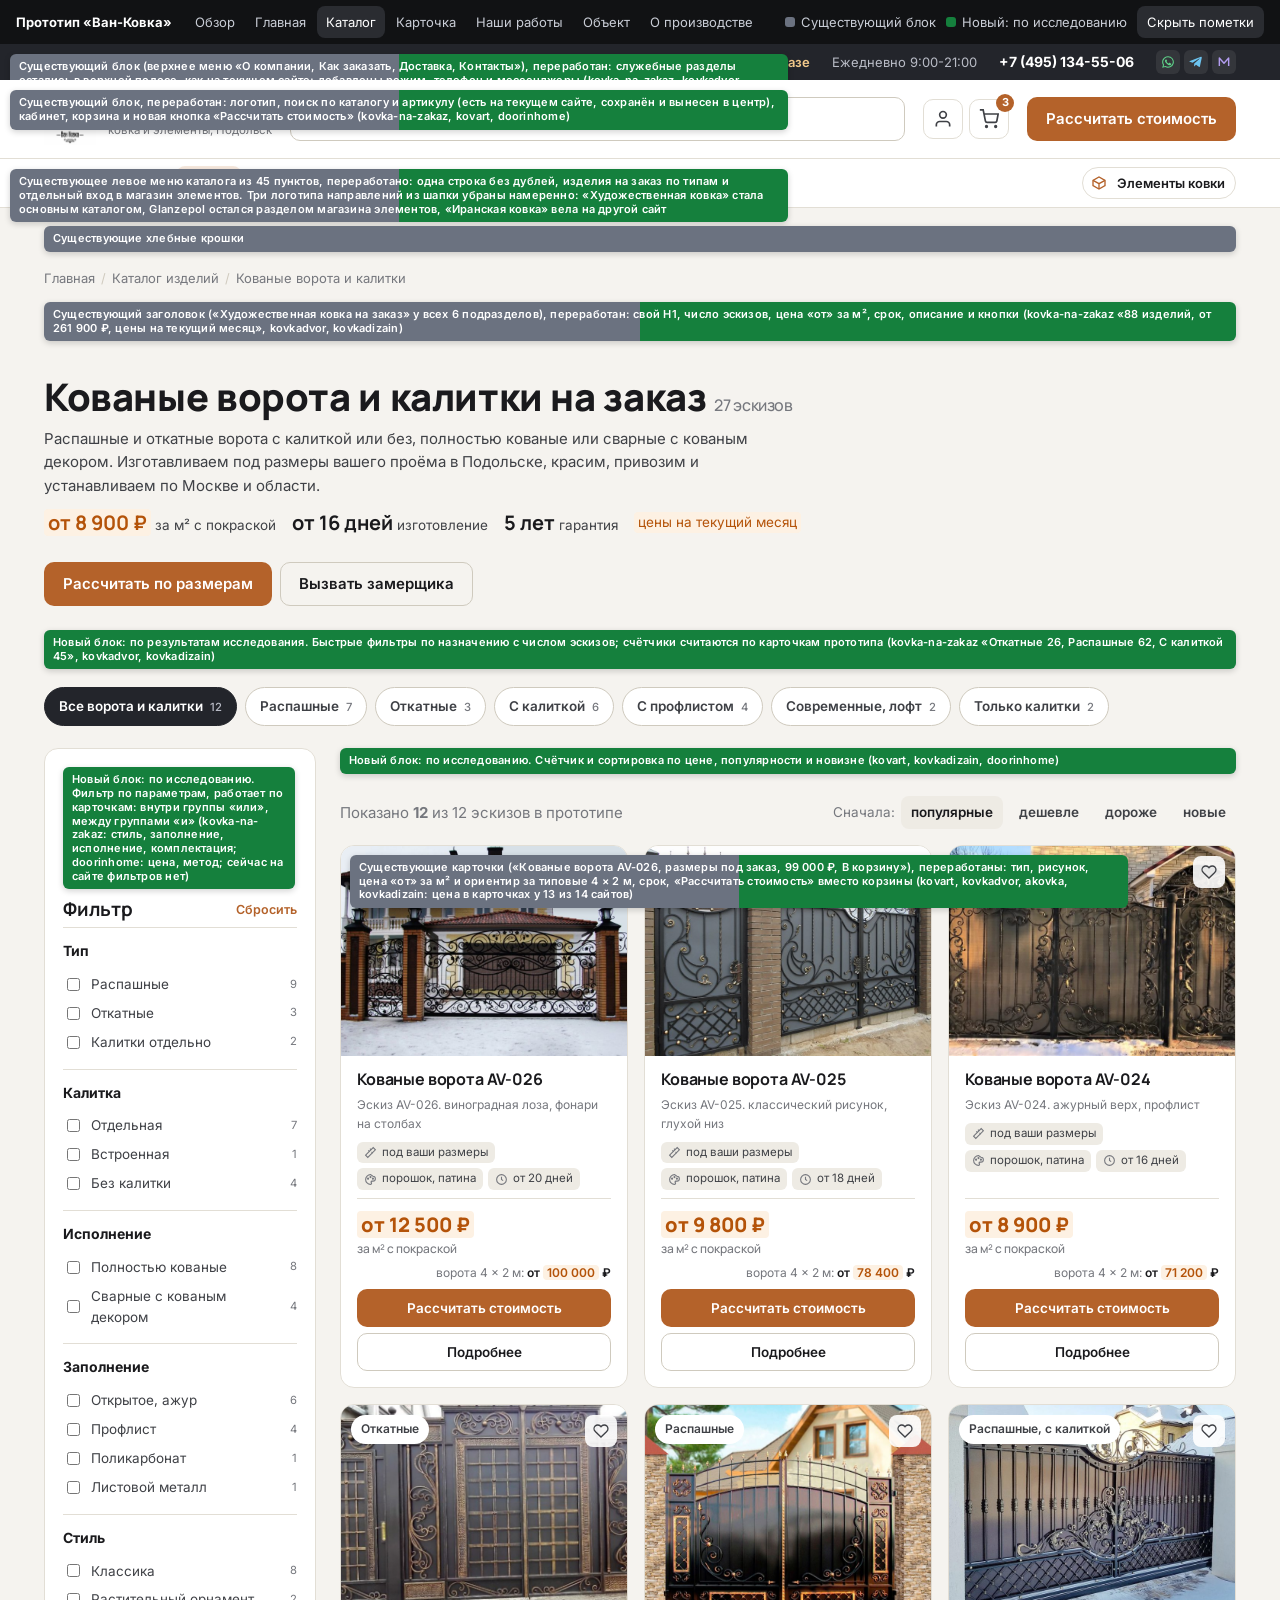
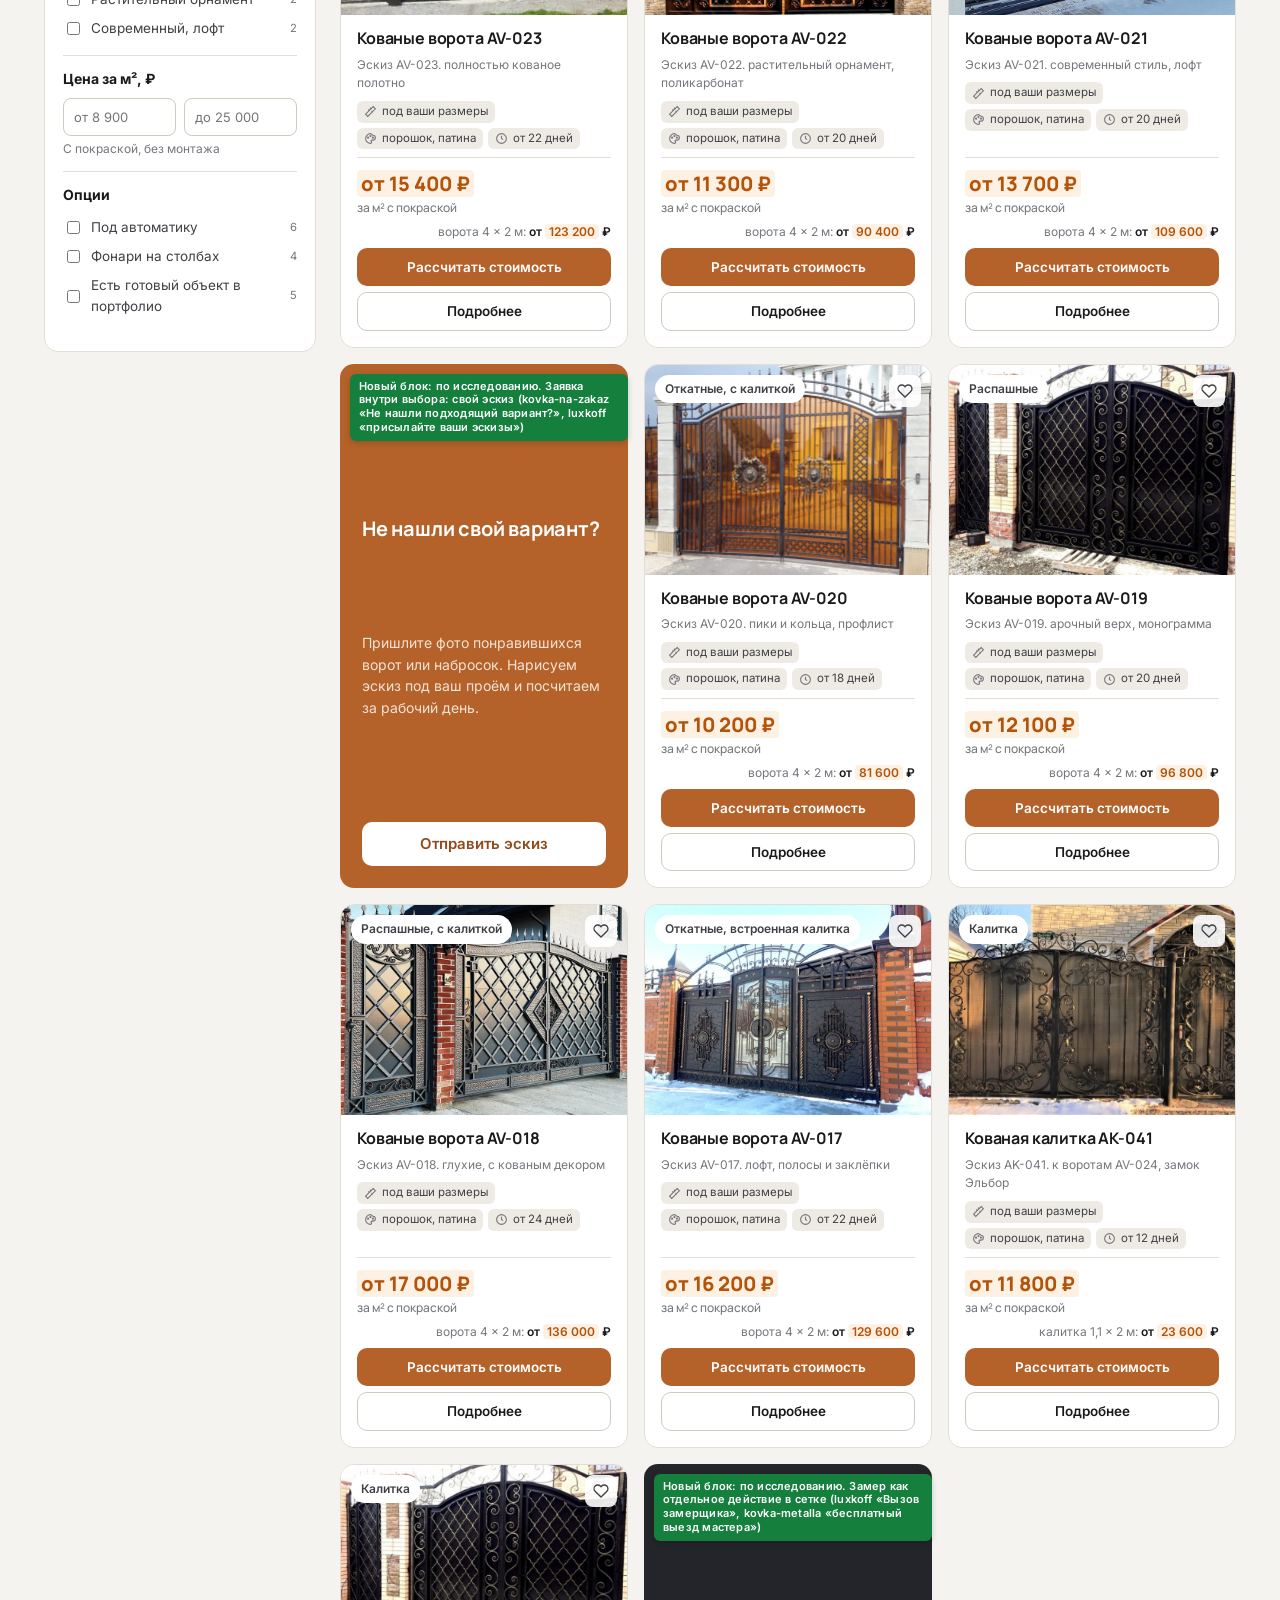
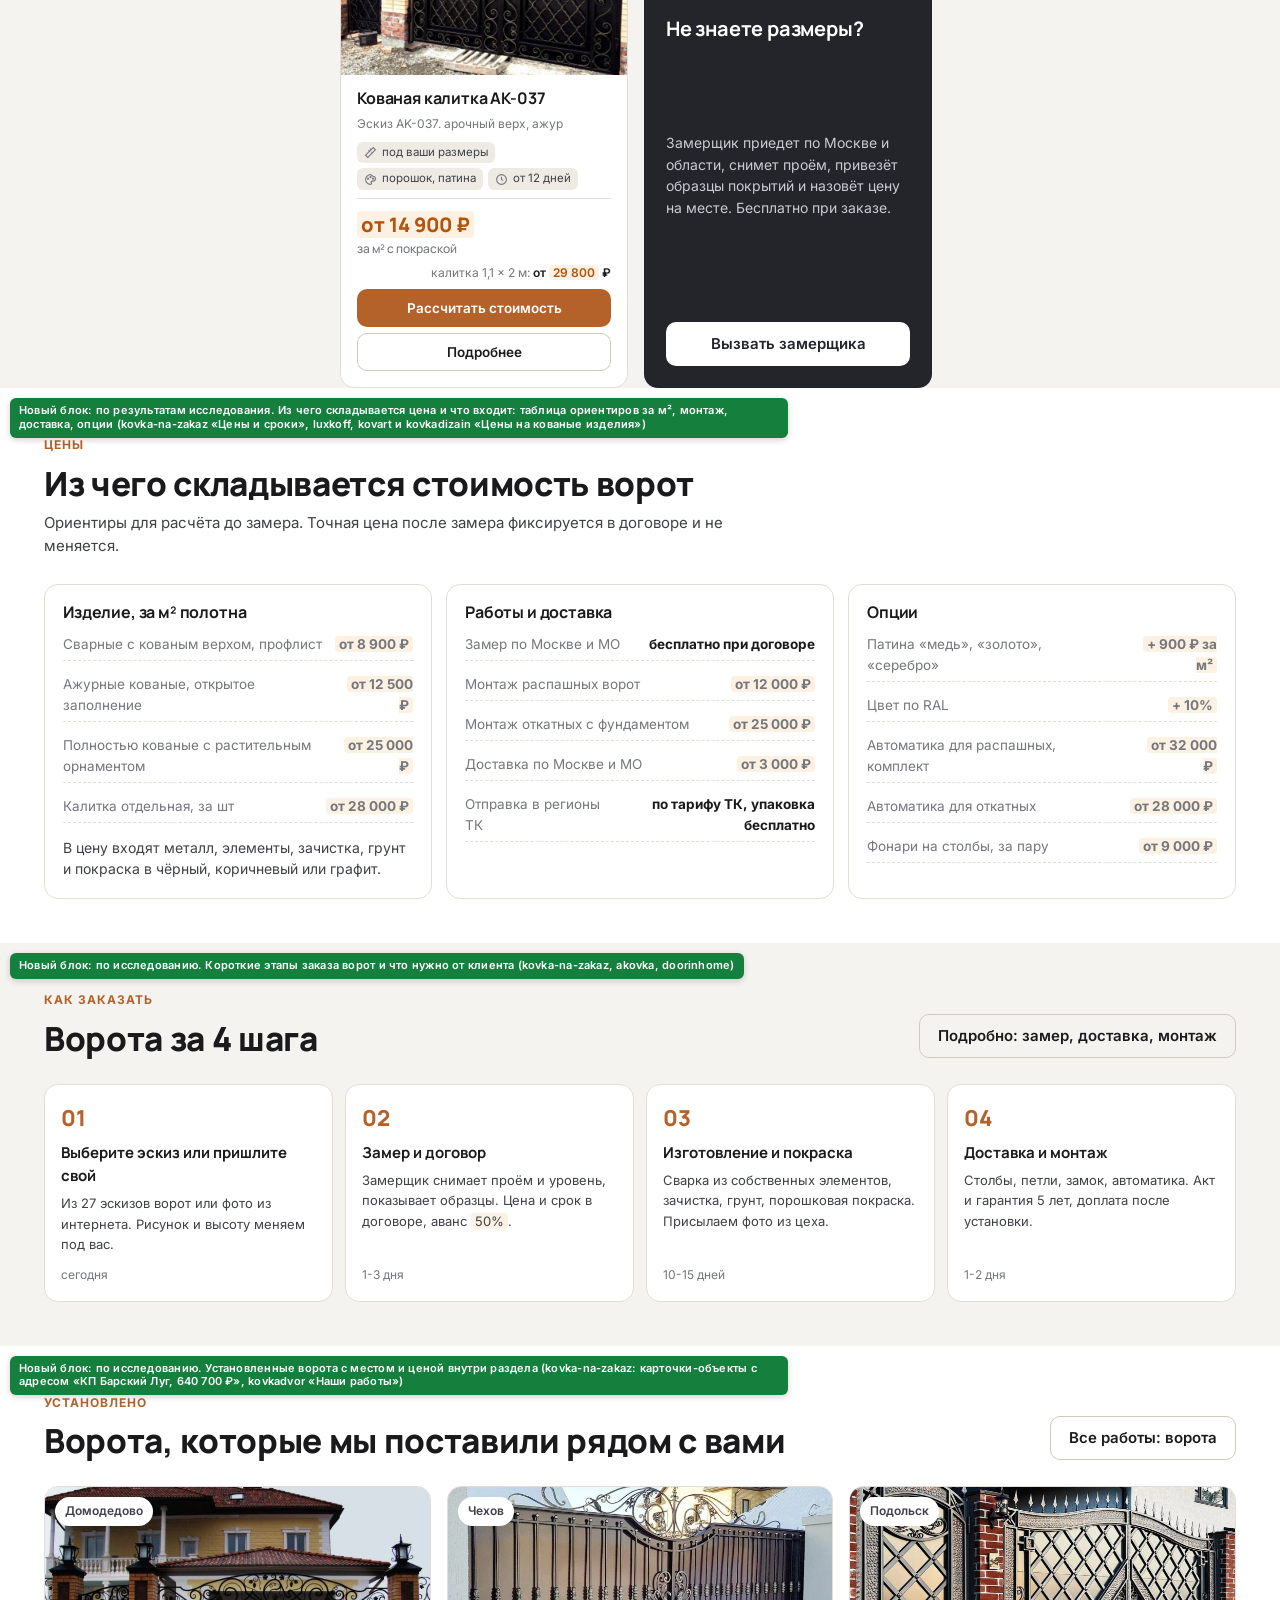
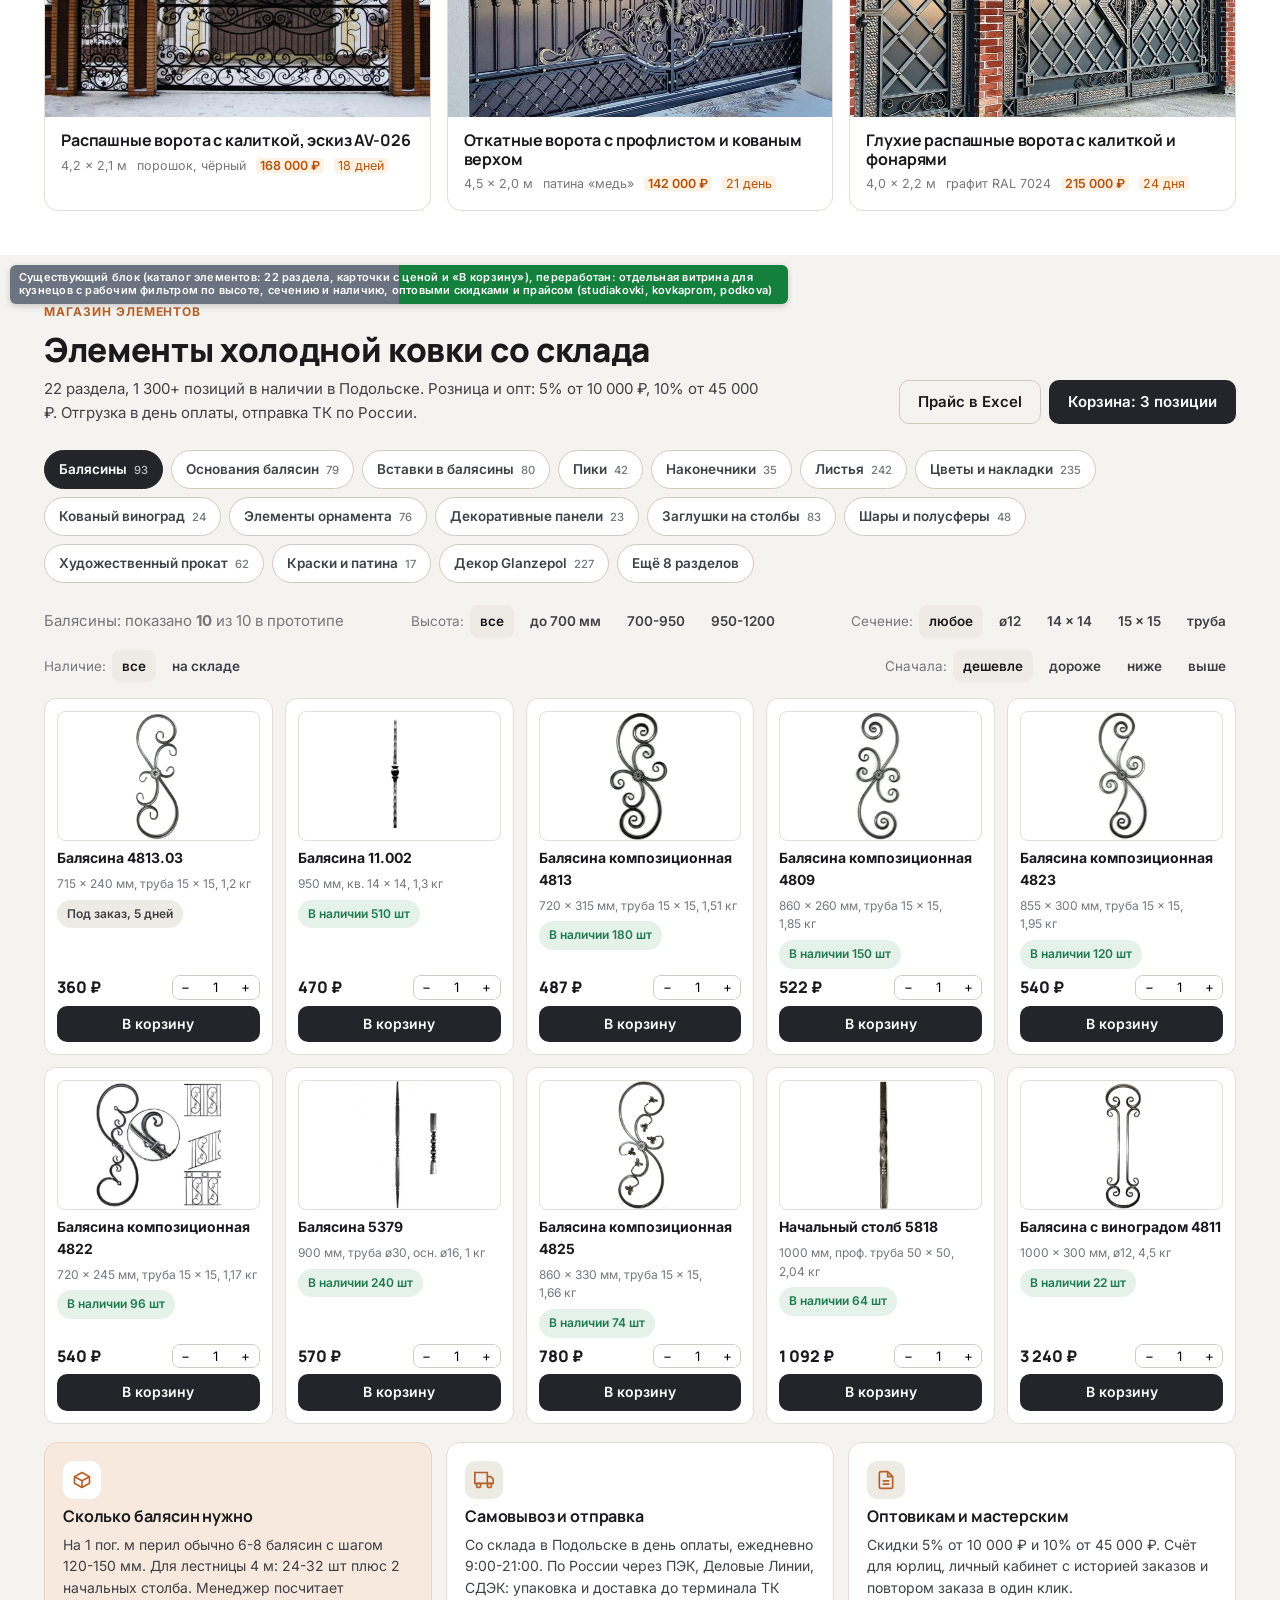
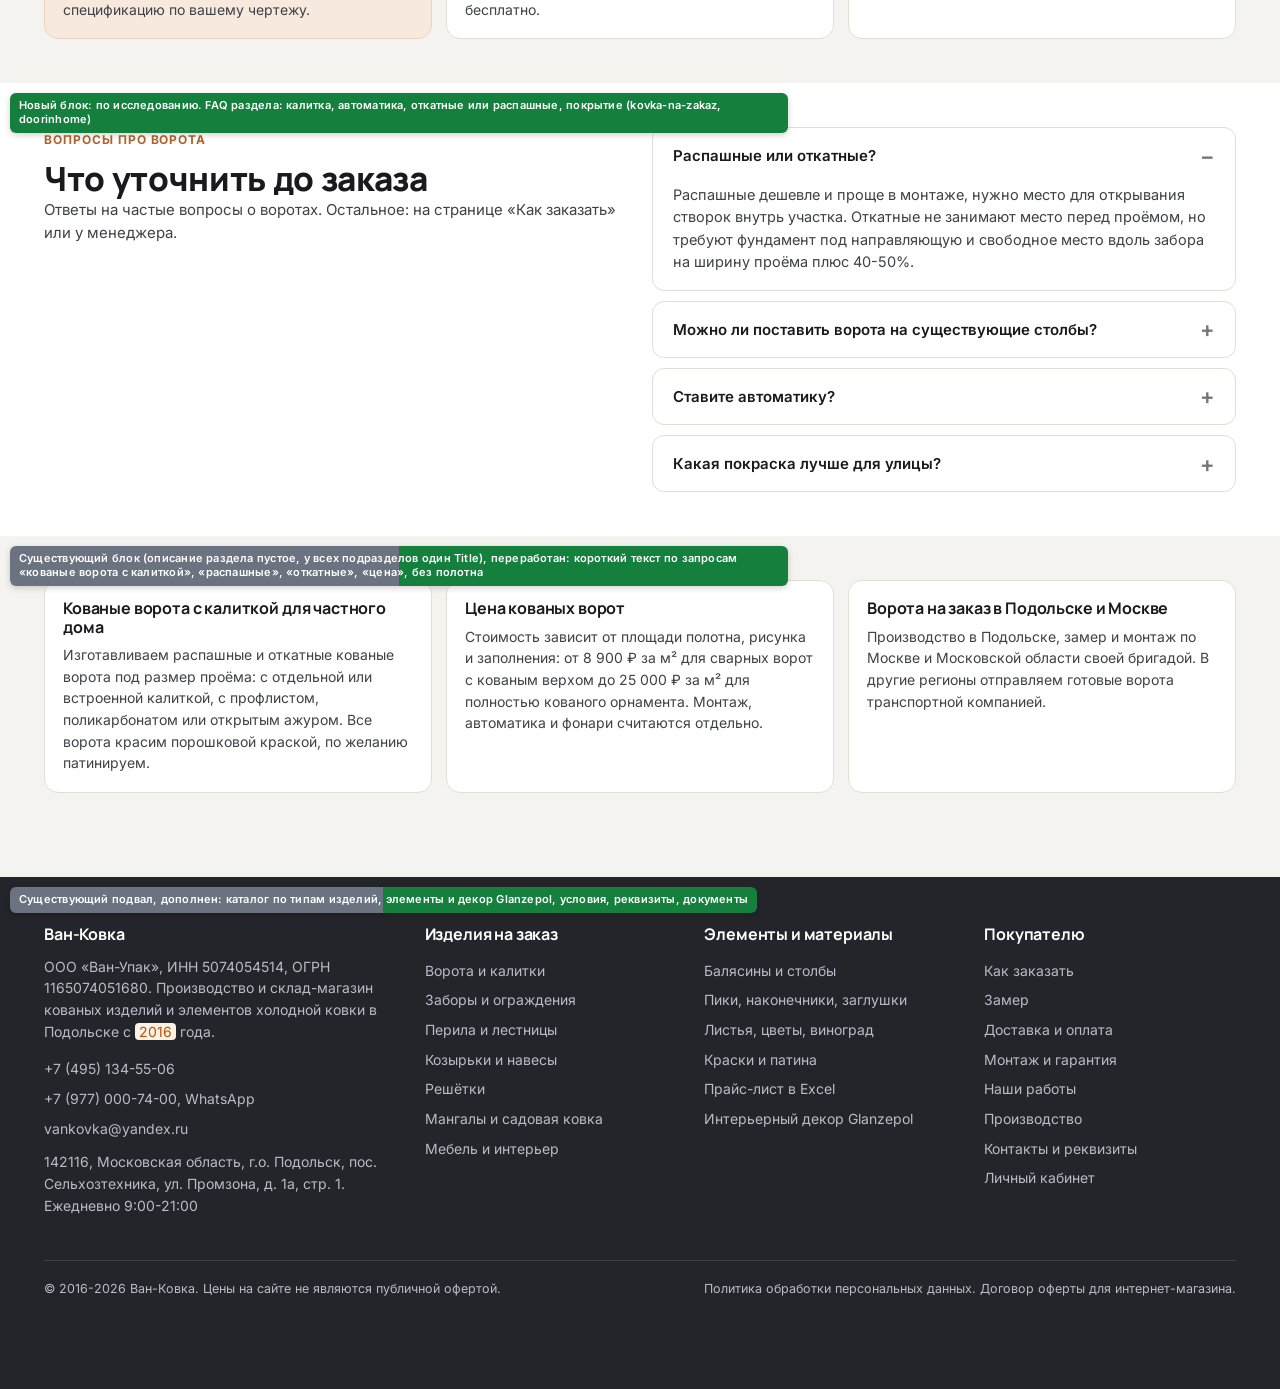
<file: prototypes/catalog.html>
<!DOCTYPE html>
<html lang="ru">
<head>
<meta charset="utf-8">
<meta name="viewport" content="width=device-width, initial-scale=1">
<title>Прототип: Каталог. Кованые ворота и калитки на заказ: эскизы с ценой «от» за м², фильтр, расчёт. Ван-Ковка</title>
<meta name="description" content="Прототип раздела каталога van-kovka.ru: быстрые фильтры, фильтр по параметрам, карточки с ценой «от» и кнопкой «Рассчитать стоимость», цены, этапы, установленные ворота, магазин элементов, FAQ.">
<link rel="preconnect" href="https://fonts.googleapis.com">
<link rel="preconnect" href="https://fonts.gstatic.com" crossorigin>
<link href="https://fonts.googleapis.com/css2?family=Inter:wght@400;500;600;700&family=Manrope:wght@500;700;800&display=swap" rel="stylesheet">
<link rel="icon" href="data:image/svg+xml,%3Csvg xmlns=%27http://www.w3.org/2000/svg%27 viewBox=%270 0 32 32%27%3E%3Crect width=%2732%27 height=%2732%27 rx=%277%27 fill=%27%23B4622A%27/%3E%3Ctext x=%2716%27 y=%2722%27 font-size=%2716%27 font-family=%27Arial%27 font-weight=%27700%27 fill=%27white%27 text-anchor=%27middle%27%3EВ%3C/text%3E%3C/svg%3E">
<link rel="stylesheet" href="../assets/styles.css?v=1">
</head>
<body>

<!-- Панель прототипа -->
<div class="proto-bar">
  <span class="pb-title">Прототип «Ван-Ковка»</span>
  <nav>
    <a href="../index.html">Обзор</a>
    <a href="home.html">Главная</a><a href="catalog.html" class="active">Каталог</a><a href="product.html">Карточка</a><a href="portfolio.html">Наши работы</a><a href="project.html">Объект</a><a href="about.html">О производстве</a><a href="order.html">Как заказать</a><a href="contacts.html">Контакты</a><a href="cart.html">Корзина</a><a href="account.html">Кабинет</a>
  </nav>
  <div class="pb-legend">
    <span><i style="background:#6B7280"></i>Существующий блок</span>
    <span><i style="background:#15803D"></i>Новый: по исследованию</span>
    <button class="pb-toggle" data-toggle-tags>Скрыть пометки</button>
  </div>
</div>

<!-- Верхняя полоса -->
<div class="topbar blk" id="top" data-tag="mix" data-label="Существующий блок (верхнее меню «О компании, Как заказать, Доставка, Контакты»), переработан: служебные разделы остались в верхней полосе, как на текущем сайте; добавлены режим, телефон и мессенджеры (kovka-na-zakaz, kovkadvor, kovart)">
  <div class="container">
    <nav class="tb-nav"><a href="portfolio.html">Наши работы</a><a href="about.html">Производство</a><a href="order.html">Как заказать</a><a href="order.html#dostavka">Доставка</a><a href="contacts.html">Контакты</a></nav>
    <span class="grow"></span>
    <span class="direct hide-m">Замер бесплатно при заказе</span>
    <span class="hide-m">Ежедневно 9:00-21:00</span>
    <a class="phone" href="tel:+74951345506">+7 (495) 134-55-06</a>
    <span class="tb-msgs">
      <a class="wa" href="#" title="WhatsApp"><svg viewBox="0 0 24 24" fill="currentColor"><path d="M12 2a10 10 0 0 0-8.6 15.1L2 22l5.1-1.3A10 10 0 1 0 12 2zm0 18.2a8.2 8.2 0 0 1-4.2-1.2l-.3-.2-3 .8.8-2.9-.2-.3A8.2 8.2 0 1 1 12 20.2zm4.5-6.1c-.2-.1-1.5-.7-1.7-.8s-.4-.1-.6.1-.6.8-.8 1-.3.2-.5.1a6.7 6.7 0 0 1-3.3-2.9c-.3-.4.3-.4.7-1.3.1-.2 0-.3 0-.4l-.8-1.8c-.2-.5-.4-.4-.6-.4h-.5a1 1 0 0 0-.7.3 3 3 0 0 0-.9 2.2 5.2 5.2 0 0 0 1.1 2.8 12 12 0 0 0 4.6 4c1.7.7 2.4.8 3.2.7a2.8 2.8 0 0 0 1.8-1.3 2.2 2.2 0 0 0 .2-1.3c-.1-.1-.3-.2-.5-.3z"/></svg></a>
      <a class="tg" href="#" title="Telegram"><svg viewBox="0 0 24 24" fill="currentColor"><path d="M21.9 4.6 18.7 19.5c-.2 1-.9 1.3-1.8.8l-4.9-3.6-2.4 2.3c-.3.3-.5.5-1 .5l.4-5 9.1-8.2c.4-.4-.1-.5-.6-.2L6.2 13.2 1.4 11.7c-1-.3-1-1 .2-1.5L20.5 3c.9-.3 1.6.2 1.4 1.6z"/></svg></a>
      <a class="mx" href="#" title="MAX"><svg viewBox="0 0 24 24" fill="none" stroke="currentColor" stroke-width="2.4" stroke-linejoin="round"><path d="M4 19V5l8 9 8-9v14"/></svg></a>
    </span>
  </div>
</div>

<!-- Шапка -->
<header class="header blk" data-tag="mix" data-label="Существующий блок, переработан: логотип, поиск по каталогу и артикулу (есть на текущем сайте, сохранён и вынесен в центр), кабинет, корзина и новая кнопка «Рассчитать стоимость» (kovka-na-zakaz, kovart, doorinhome)">
  <div class="container">
    <a class="logo" href="home.html"><img src="../assets/img/logo.webp" alt="Ван-Ковка"><span class="lg-txt"><b>Ван-Ковка</b><span>ковка и элементы, Подольск</span></span></a>
    <form class="search" data-search action="catalog.html" role="search">
      <svg viewBox="0 0 24 24" fill="none" stroke="currentColor" stroke-width="2"><circle cx="11" cy="11" r="7"/><path d="m21 21-4.3-4.3"/></svg><input type="search" placeholder="Поиск по каталогу и артикулу: ворота, балясина 5379" aria-label="Поиск по каталогу" autocomplete="off">
      <div class="search-drop"></div>
    </form>
    <div class="hdr-icons">
      <a class="msg" href="account.html" title="Личный кабинет"><svg viewBox="0 0 24 24" fill="none" stroke="currentColor" stroke-width="2"><path d="M20 21v-2a4 4 0 0 0-4-4H8a4 4 0 0 0-4 4v2"/><circle cx="12" cy="7" r="4"/></svg></a>
      <a class="msg" href="cart.html" title="Корзина"><svg viewBox="0 0 24 24" fill="none" stroke="currentColor" stroke-width="2"><circle cx="9" cy="21" r="1"/><circle cx="20" cy="21" r="1"/><path d="M1 1h4l2.7 13.4a2 2 0 0 0 2 1.6h9.7a2 2 0 0 0 2-1.6L23 6H6"/></svg><span class="cnt">3</span></a>
    </div>
    <a class="btn btn-primary" href="#" data-ask data-ask-title="Рассчитать стоимость изделия" data-ask-sub="Опишите, что нужно, и приложите фото или эскиз. Менеджер пришлёт расчёт в течение рабочего дня">Рассчитать стоимость</a>
    <button class="burger" data-open-menu aria-label="Меню"><svg viewBox="0 0 24 24" fill="none" stroke="currentColor" stroke-width="2"><path d="M4 7h16M4 12h16M4 17h16"/></svg></button>
  </div>
</header>

<!-- Меню каталога -->
<div class="catbar blk" data-tag="mix" data-label="Существующее левое меню каталога из 45 пунктов, переработано: одна строка без дублей, изделия на заказ по типам и отдельный вход в магазин элементов. Три логотипа направлений из шапки убраны намеренно: «Художественная ковка» стала основным каталогом, Glanzepol остался разделом магазина элементов, «Иранская ковка» вела на другой сайт">
  <div class="container">
    <nav class="cat-links"><a class="all" href="catalog.html">Каталог изделий</a><a href="catalog.html" title="Кованые ворота и калитки" class="active">Ворота</a><a href="catalog.html" title="Кованые заборы и ограждения">Заборы</a><a href="catalog.html" title="Перила и лестницы">Перила</a><a href="catalog.html" title="Козырьки и навесы">Козырьки</a><a href="catalog.html" title="Решётки на окна и двери">Решётки</a><a href="catalog.html" title="Мангалы и садовая ковка">Мангалы</a><a href="catalog.html" title="Кованая мебель и интерьер">Мебель</a></nav>
    <div class="cb-brands">
      <a href="catalog.html#elements" title="Магазин элементов холодной ковки: 22 раздела и интерьерный декор Glanzepol"><svg viewBox="0 0 24 24" fill="none" stroke="currentColor" stroke-width="2"><path d="M21 8 12 3 3 8v8l9 5 9-5z"/><path d="M3 8l9 5 9-5M12 13v8"/></svg>Элементы ковки</a>
    </div>
  </div>
</div>

<!-- Мобильное меню -->
<div class="drawer">
  <div class="panel">
    <button class="close" data-close-menu aria-label="Закрыть">✕</button>
    <h4>Поиск</h4>
    <form class="search in-drawer" data-search action="catalog.html" role="search">
      <svg viewBox="0 0 24 24" fill="none" stroke="currentColor" stroke-width="2"><circle cx="11" cy="11" r="7"/><path d="m21 21-4.3-4.3"/></svg><input type="search" placeholder="Поиск по каталогу и артикулу: ворота, балясина 5379" aria-label="Поиск по каталогу" autocomplete="off">
      <div class="search-drop"></div>
    </form>
    <h4>Изделия на заказ</h4>
    <a href="catalog.html">Ворота и калитки</a><a href="catalog.html">Заборы и ограждения</a><a href="catalog.html">Перила и лестницы</a><a href="catalog.html">Козырьки и навесы</a><a href="catalog.html">Решётки на окна</a><a href="catalog.html">Мангалы и садовая ковка</a><a href="catalog.html">Мебель и интерьер</a>
    <h4>Магазин элементов</h4>
    <a href="catalog.html#elements">Элементы холодной ковки: 22 раздела</a><a href="catalog.html#elements">Интерьерный декор Glanzepol</a><a href="catalog.html#elements">Прайс-лист в Excel</a>
    <h4>Компания</h4>
    <a href="portfolio.html">Наши работы</a><a href="about.html">Производство</a><a href="order.html">Как заказать, замер, доставка, монтаж</a><a href="contacts.html">Контакты</a><a href="account.html">Личный кабинет</a><a href="cart.html">Корзина</a>
    <h4>Связь</h4>
    <a href="tel:+74951345506">+7 (495) 134-55-06</a><a href="tel:+79770007400">+7 (977) 000-74-00</a><a href="mailto:vankovka@yandex.ru">vankovka@yandex.ru</a><a href="#">WhatsApp</a><a href="#">Telegram</a><a href="#">MAX</a>
  </div>
</div>

<div class="container">
  <div class="crumbs blk blk-inline" data-tag="old" data-label="Существующие хлебные крошки"><a href="home.html">Главная</a><span class="sep">/</span><a href="catalog.html">Каталог изделий</a><span class="sep">/</span><span>Кованые ворота и калитки</span></div>

  <div class="cat-head blk blk-inline" data-tag="mix" data-label="Существующий заголовок («Художественная ковка на заказ» у всех 6 подразделов), переработан: свой H1, число эскизов, цена «от» за м², срок, описание и кнопки (kovka-na-zakaz «88 изделий, от 261&nbsp;900 ₽, цены на текущий месяц», kovkadvor, kovkadizain)">
    <div>
      <h1>Кованые ворота и калитки на заказ<span class="cnt">27 эскизов</span></h1>
      <p>Распашные и откатные ворота с калиткой или без, полностью кованые или сварные с кованым декором. Изготавливаем под размеры вашего проёма в Подольске, красим, привозим и устанавливаем по Москве и области.</p>
      <div class="from"><span><b><span class="fill">от 8&nbsp;900 ₽</span></b> за м² с покраской</span><span><b>от 16&nbsp;дней</b> изготовление</span><span><b>5&nbsp;лет</b> гарантия</span><span class="muted fill">цены на текущий месяц</span></div>
    </div>
    <div style="display:flex;gap:8px;flex-wrap:wrap"><a class="btn btn-primary" href="#" data-ask data-ask-title="Рассчитать ворота" data-ask-sub="Укажите ширину проёма, нужна ли калитка и автоматика">Рассчитать по размерам</a><a class="btn btn-outline" href="#" data-ask data-ask-title="Вызвать замерщика" data-ask-sub="Оставьте адрес, согласуем время выезда">Вызвать замерщика</a></div>
  </div>

  <div data-filter-scope>
  <div class="tabs blk blk-inline" data-tag="res" data-label="Новый блок: по результатам исследования. Быстрые фильтры по назначению с числом эскизов; счётчики считаются по карточкам прототипа (kovka-na-zakaz «Откатные 26, Распашные 62, С калиткой 45», kovkadvor, kovkadizain)" data-f-tabs data-f-preset>
    <a href="#" class="active" data-f-tab="">Все ворота и калитки <small></small></a><a href="#" data-f-tab="kind=vorota&type=raspashnye">Распашные <small></small></a><a href="#" data-f-tab="type=otkatnye">Откатные <small></small></a><a href="#" data-f-tab="kind=vorota&kalitka!=net">С калиткой <small></small></a><a href="#" data-f-tab="zap=proflist">С профлистом <small></small></a><a href="#" data-f-tab="style=loft">Современные, лофт <small></small></a><a href="#" data-f-tab="kind=kalitka">Только калитки <small></small></a>
  </div>

  <div class="catalog-layout">
    <aside class="filters blk" data-tag="res" data-label="Новый блок: по исследованию. Фильтр по параметрам, работает по карточкам: внутри группы «или», между группами «и» (kovka-na-zakaz: стиль, заполнение, исполнение, комплектация; doorinhome: цена, метод; сейчас на сайте фильтров нет)">
      <div class="f-head"><h3>Фильтр</h3><a href="#" data-f-reset>Сбросить</a></div>
      <div class="fgroup"><b>Тип</b>
        <label><input type="checkbox" data-f="type=raspashnye"> Распашные <small></small></label>
        <label><input type="checkbox" data-f="type=otkatnye"> Откатные <small></small></label>
        <label><input type="checkbox" data-f="kind=kalitka"> Калитки отдельно <small></small></label>
      </div>
      <div class="fgroup"><b>Калитка</b>
        <label><input type="checkbox" data-f="kalitka=otdelnaya"> Отдельная <small></small></label>
        <label><input type="checkbox" data-f="kalitka=vstroennaya"> Встроенная <small></small></label>
        <label><input type="checkbox" data-f="kalitka=net"> Без калитки <small></small></label>
      </div>
      <div class="fgroup"><b>Исполнение</b>
        <label><input type="checkbox" data-f="isp=kovanye"> Полностью кованые <small></small></label>
        <label><input type="checkbox" data-f="isp=svarnye"> Сварные с кованым декором <small></small></label>
      </div>
      <div class="fgroup"><b>Заполнение</b>
        <label><input type="checkbox" data-f="zap=azhur"> Открытое, ажур <small></small></label>
        <label><input type="checkbox" data-f="zap=proflist"> Профлист <small></small></label>
        <label><input type="checkbox" data-f="zap=polikarbonat"> Поликарбонат <small></small></label>
        <label><input type="checkbox" data-f="zap=list"> Листовой металл <small></small></label>
      </div>
      <div class="fgroup"><b>Стиль</b>
        <label><input type="checkbox" data-f="style=klassika"> Классика <small></small></label>
        <label><input type="checkbox" data-f="style=rastitelnyj"> Растительный орнамент <small></small></label>
        <label><input type="checkbox" data-f="style=loft"> Современный, лофт <small></small></label>
      </div>
      <div class="fgroup"><b>Цена за м², ₽</b>
        <div class="range"><input type="text" placeholder="от 8&nbsp;900" data-f-min="price" inputmode="numeric"><input type="text" placeholder="до 25&nbsp;000" data-f-max="price" inputmode="numeric"></div>
        <div class="hint">С покраской, без монтажа</div>
      </div>
      <div class="fgroup"><b>Опции</b>
        <label><input type="checkbox" data-f="opts=avto"> Под автоматику <small></small></label>
        <label><input type="checkbox" data-f="opts=fonari"> Фонари на столбах <small></small></label>
        <label><input type="checkbox" data-f="opts=obekt"> Есть готовый объект в портфолио <small></small></label>
      </div>
      <div class="apply"><button class="btn btn-outline" data-f-reset>Сбросить</button><button class="btn btn-primary" data-close-filters data-f-apply>Показать</button></div>
    </aside>

    <div>
      <div class="toolbar blk blk-inline" data-tag="res" data-label="Новый блок: по исследованию. Счётчик и сортировка по цене, популярности и новизне (kovart, kovkadizain, doorinhome)">
        <span class="muted">Показано <b data-f-shown>12</b> из <span data-f-total>12</span> эскизов в прототипе</span>
        <div class="sort">Сначала: <a href="#" class="active" data-f-sort="pop:asc">популярные</a><a href="#" data-f-sort="price:asc">дешевле</a><a href="#" data-f-sort="price:desc">дороже</a><a href="#" data-f-sort="new:asc">новые</a><button class="btn btn-outline btn-sm filter-btn" data-open-filters>Фильтр</button></div>
      </div>

      <div class="prod-grid blk" id="gates" data-tag="mix" data-label="Существующие карточки («Кованые ворота AV-026, размеры под заказ, 99&nbsp;000 ₽, В корзину»), переработаны: тип, рисунок, цена «от» за м² и ориентир за типовые 4 × 2 м, срок, «Рассчитать стоимость» вместо корзины (kovart, kovkadvor, akovka, kovkadizain: цена в карточках у 13 из 14 сайтов)" data-f-grid>
        
      <div class="prod f-item" data-f="kind=vorota;type=raspashnye;kalitka=otdelnaya;isp=kovanye;zap=azhur;style=rastitelnyj;opts=avto,fonari,obekt;price=12500;pop=1;new=5">
        <div class="pic"><img src="../assets/img/gates-1.jpg" alt="Кованые ворота AV-026" loading="lazy"><div class="badges"><span class="chip">Распашные, с калиткой</span></div><a class="fav" href="#" title="В избранное"><svg viewBox="0 0 24 24" fill="none" stroke="currentColor" stroke-width="2"><path d="M20.8 4.6a5.5 5.5 0 0 0-7.8 0L12 5.7l-1-1.1a5.5 5.5 0 0 0-7.8 7.8l1 1.1L12 21l7.8-7.5 1-1.1a5.5 5.5 0 0 0 0-7.8z"/></svg></a></div>
        <div class="body">
          <h3>Кованые ворота AV-026</h3>
          <span class="art">Эскиз AV-026. виноградная лоза, фонари на столбах</span>
          <div class="meta"><span><svg viewBox="0 0 24 24" fill="none" stroke="currentColor" stroke-width="2"><path d="m3 17 14-14 4 4L7 21z"/><path d="m8 8 2 2M11 5l2 2M14 11l2 2"/></svg> под ваши размеры</span><span><svg viewBox="0 0 24 24" fill="none" stroke="currentColor" stroke-width="2"><path d="M12 3a9 9 0 1 0 0 18c1.5 0 2-1 2-2s-1-1.5-1-2.5 1-1.5 2-1.5h1.5a4.5 4.5 0 0 0 0-9z"/><circle cx="7.5" cy="10.5" r="1"/><circle cx="12" cy="7.5" r="1"/><circle cx="16.5" cy="10.5" r="1"/></svg> порошок, патина</span><span><svg viewBox="0 0 24 24" fill="none" stroke="currentColor" stroke-width="2"><circle cx="12" cy="12" r="9"/><path d="M12 7v5l3 2"/></svg> от 20&nbsp;дней</span></div>
          <div class="p-row"><div class="price"><span class="fill">от 12&nbsp;500 ₽</span><small>за м² с покраской</small></div><span class="term">ворота 4 × 2 м: <b>от <span class="fill">100&nbsp;000</span> ₽</b></span></div>
          <div class="actions"><a class="btn btn-primary" href="#" data-ask data-ask-title="Рассчитать стоимость" data-ask-sub="Укажите размеры проёма и нужна ли калитка, пришлём расчёт за рабочий день" data-ask-product="Кованые ворота AV-026">Рассчитать стоимость</a><a class="btn btn-outline" href="product.html">Подробнее</a></div>
        </div>
      </div>
      <div class="prod f-item" data-f="kind=vorota;type=raspashnye;kalitka=net;isp=kovanye;zap=azhur;style=klassika;opts=obekt;price=9800;pop=2;new=7">
        <div class="pic"><img src="../assets/img/gates-2.jpg" alt="Кованые ворота AV-025" loading="lazy"><div class="badges"><span class="chip">Распашные</span></div><a class="fav" href="#" title="В избранное"><svg viewBox="0 0 24 24" fill="none" stroke="currentColor" stroke-width="2"><path d="M20.8 4.6a5.5 5.5 0 0 0-7.8 0L12 5.7l-1-1.1a5.5 5.5 0 0 0-7.8 7.8l1 1.1L12 21l7.8-7.5 1-1.1a5.5 5.5 0 0 0 0-7.8z"/></svg></a></div>
        <div class="body">
          <h3>Кованые ворота AV-025</h3>
          <span class="art">Эскиз AV-025. классический рисунок, глухой низ</span>
          <div class="meta"><span><svg viewBox="0 0 24 24" fill="none" stroke="currentColor" stroke-width="2"><path d="m3 17 14-14 4 4L7 21z"/><path d="m8 8 2 2M11 5l2 2M14 11l2 2"/></svg> под ваши размеры</span><span><svg viewBox="0 0 24 24" fill="none" stroke="currentColor" stroke-width="2"><path d="M12 3a9 9 0 1 0 0 18c1.5 0 2-1 2-2s-1-1.5-1-2.5 1-1.5 2-1.5h1.5a4.5 4.5 0 0 0 0-9z"/><circle cx="7.5" cy="10.5" r="1"/><circle cx="12" cy="7.5" r="1"/><circle cx="16.5" cy="10.5" r="1"/></svg> порошок, патина</span><span><svg viewBox="0 0 24 24" fill="none" stroke="currentColor" stroke-width="2"><circle cx="12" cy="12" r="9"/><path d="M12 7v5l3 2"/></svg> от 18&nbsp;дней</span></div>
          <div class="p-row"><div class="price"><span class="fill">от 9&nbsp;800 ₽</span><small>за м² с покраской</small></div><span class="term">ворота 4 × 2 м: <b>от <span class="fill">78&nbsp;400</span> ₽</b></span></div>
          <div class="actions"><a class="btn btn-primary" href="#" data-ask data-ask-title="Рассчитать стоимость" data-ask-sub="Укажите размеры проёма и нужна ли калитка, пришлём расчёт за рабочий день" data-ask-product="Кованые ворота AV-025">Рассчитать стоимость</a><a class="btn btn-outline" href="product.html">Подробнее</a></div>
        </div>
      </div>
      <div class="prod f-item" data-f="kind=vorota;type=raspashnye;kalitka=otdelnaya;isp=svarnye;zap=proflist;style=klassika;opts=avto;price=8900;pop=3;new=9">
        <div class="pic"><img src="../assets/img/gates-3.jpg" alt="Кованые ворота AV-024" loading="lazy"><div class="badges"><span class="chip">Распашные, с калиткой</span></div><a class="fav" href="#" title="В избранное"><svg viewBox="0 0 24 24" fill="none" stroke="currentColor" stroke-width="2"><path d="M20.8 4.6a5.5 5.5 0 0 0-7.8 0L12 5.7l-1-1.1a5.5 5.5 0 0 0-7.8 7.8l1 1.1L12 21l7.8-7.5 1-1.1a5.5 5.5 0 0 0 0-7.8z"/></svg></a></div>
        <div class="body">
          <h3>Кованые ворота AV-024</h3>
          <span class="art">Эскиз AV-024. ажурный верх, профлист</span>
          <div class="meta"><span><svg viewBox="0 0 24 24" fill="none" stroke="currentColor" stroke-width="2"><path d="m3 17 14-14 4 4L7 21z"/><path d="m8 8 2 2M11 5l2 2M14 11l2 2"/></svg> под ваши размеры</span><span><svg viewBox="0 0 24 24" fill="none" stroke="currentColor" stroke-width="2"><path d="M12 3a9 9 0 1 0 0 18c1.5 0 2-1 2-2s-1-1.5-1-2.5 1-1.5 2-1.5h1.5a4.5 4.5 0 0 0 0-9z"/><circle cx="7.5" cy="10.5" r="1"/><circle cx="12" cy="7.5" r="1"/><circle cx="16.5" cy="10.5" r="1"/></svg> порошок, патина</span><span><svg viewBox="0 0 24 24" fill="none" stroke="currentColor" stroke-width="2"><circle cx="12" cy="12" r="9"/><path d="M12 7v5l3 2"/></svg> от 16&nbsp;дней</span></div>
          <div class="p-row"><div class="price"><span class="fill">от 8&nbsp;900 ₽</span><small>за м² с покраской</small></div><span class="term">ворота 4 × 2 м: <b>от <span class="fill">71&nbsp;200</span> ₽</b></span></div>
          <div class="actions"><a class="btn btn-primary" href="#" data-ask data-ask-title="Рассчитать стоимость" data-ask-sub="Укажите размеры проёма и нужна ли калитка, пришлём расчёт за рабочий день" data-ask-product="Кованые ворота AV-024">Рассчитать стоимость</a><a class="btn btn-outline" href="product.html">Подробнее</a></div>
        </div>
      </div>
      <div class="prod f-item" data-f="kind=vorota;type=otkatnye;kalitka=net;isp=kovanye;zap=azhur;style=klassika;opts=avto,obekt;price=15400;pop=4;new=2">
        <div class="pic"><img src="../assets/img/gates-4.jpg" alt="Кованые ворота AV-023" loading="lazy"><div class="badges"><span class="chip">Откатные</span></div><a class="fav" href="#" title="В избранное"><svg viewBox="0 0 24 24" fill="none" stroke="currentColor" stroke-width="2"><path d="M20.8 4.6a5.5 5.5 0 0 0-7.8 0L12 5.7l-1-1.1a5.5 5.5 0 0 0-7.8 7.8l1 1.1L12 21l7.8-7.5 1-1.1a5.5 5.5 0 0 0 0-7.8z"/></svg></a></div>
        <div class="body">
          <h3>Кованые ворота AV-023</h3>
          <span class="art">Эскиз AV-023. полностью кованое полотно</span>
          <div class="meta"><span><svg viewBox="0 0 24 24" fill="none" stroke="currentColor" stroke-width="2"><path d="m3 17 14-14 4 4L7 21z"/><path d="m8 8 2 2M11 5l2 2M14 11l2 2"/></svg> под ваши размеры</span><span><svg viewBox="0 0 24 24" fill="none" stroke="currentColor" stroke-width="2"><path d="M12 3a9 9 0 1 0 0 18c1.5 0 2-1 2-2s-1-1.5-1-2.5 1-1.5 2-1.5h1.5a4.5 4.5 0 0 0 0-9z"/><circle cx="7.5" cy="10.5" r="1"/><circle cx="12" cy="7.5" r="1"/><circle cx="16.5" cy="10.5" r="1"/></svg> порошок, патина</span><span><svg viewBox="0 0 24 24" fill="none" stroke="currentColor" stroke-width="2"><circle cx="12" cy="12" r="9"/><path d="M12 7v5l3 2"/></svg> от 22&nbsp;дней</span></div>
          <div class="p-row"><div class="price"><span class="fill">от 15&nbsp;400 ₽</span><small>за м² с покраской</small></div><span class="term">ворота 4 × 2 м: <b>от <span class="fill">123&nbsp;200</span> ₽</b></span></div>
          <div class="actions"><a class="btn btn-primary" href="#" data-ask data-ask-title="Рассчитать стоимость" data-ask-sub="Укажите размеры проёма и нужна ли калитка, пришлём расчёт за рабочий день" data-ask-product="Кованые ворота AV-023">Рассчитать стоимость</a><a class="btn btn-outline" href="product.html">Подробнее</a></div>
        </div>
      </div>
      <div class="prod f-item" data-f="kind=vorota;type=raspashnye;kalitka=net;isp=kovanye;zap=polikarbonat;style=rastitelnyj;opts=none;price=11300;pop=5;new=8">
        <div class="pic"><img src="../assets/img/gates-5.jpg" alt="Кованые ворота AV-022" loading="lazy"><div class="badges"><span class="chip">Распашные</span></div><a class="fav" href="#" title="В избранное"><svg viewBox="0 0 24 24" fill="none" stroke="currentColor" stroke-width="2"><path d="M20.8 4.6a5.5 5.5 0 0 0-7.8 0L12 5.7l-1-1.1a5.5 5.5 0 0 0-7.8 7.8l1 1.1L12 21l7.8-7.5 1-1.1a5.5 5.5 0 0 0 0-7.8z"/></svg></a></div>
        <div class="body">
          <h3>Кованые ворота AV-022</h3>
          <span class="art">Эскиз AV-022. растительный орнамент, поликарбонат</span>
          <div class="meta"><span><svg viewBox="0 0 24 24" fill="none" stroke="currentColor" stroke-width="2"><path d="m3 17 14-14 4 4L7 21z"/><path d="m8 8 2 2M11 5l2 2M14 11l2 2"/></svg> под ваши размеры</span><span><svg viewBox="0 0 24 24" fill="none" stroke="currentColor" stroke-width="2"><path d="M12 3a9 9 0 1 0 0 18c1.5 0 2-1 2-2s-1-1.5-1-2.5 1-1.5 2-1.5h1.5a4.5 4.5 0 0 0 0-9z"/><circle cx="7.5" cy="10.5" r="1"/><circle cx="12" cy="7.5" r="1"/><circle cx="16.5" cy="10.5" r="1"/></svg> порошок, патина</span><span><svg viewBox="0 0 24 24" fill="none" stroke="currentColor" stroke-width="2"><circle cx="12" cy="12" r="9"/><path d="M12 7v5l3 2"/></svg> от 20&nbsp;дней</span></div>
          <div class="p-row"><div class="price"><span class="fill">от 11&nbsp;300 ₽</span><small>за м² с покраской</small></div><span class="term">ворота 4 × 2 м: <b>от <span class="fill">90&nbsp;400</span> ₽</b></span></div>
          <div class="actions"><a class="btn btn-primary" href="#" data-ask data-ask-title="Рассчитать стоимость" data-ask-sub="Укажите размеры проёма и нужна ли калитка, пришлём расчёт за рабочий день" data-ask-product="Кованые ворота AV-022">Рассчитать стоимость</a><a class="btn btn-outline" href="product.html">Подробнее</a></div>
        </div>
      </div>
      <div class="prod f-item" data-f="kind=vorota;type=raspashnye;kalitka=otdelnaya;isp=svarnye;zap=proflist;style=loft;opts=avto,obekt;price=13700;pop=6;new=1">
        <div class="pic"><img src="../assets/img/gates-6.jpg" alt="Кованые ворота AV-021" loading="lazy"><div class="badges"><span class="chip">Распашные, с калиткой</span></div><a class="fav" href="#" title="В избранное"><svg viewBox="0 0 24 24" fill="none" stroke="currentColor" stroke-width="2"><path d="M20.8 4.6a5.5 5.5 0 0 0-7.8 0L12 5.7l-1-1.1a5.5 5.5 0 0 0-7.8 7.8l1 1.1L12 21l7.8-7.5 1-1.1a5.5 5.5 0 0 0 0-7.8z"/></svg></a></div>
        <div class="body">
          <h3>Кованые ворота AV-021</h3>
          <span class="art">Эскиз AV-021. современный стиль, лофт</span>
          <div class="meta"><span><svg viewBox="0 0 24 24" fill="none" stroke="currentColor" stroke-width="2"><path d="m3 17 14-14 4 4L7 21z"/><path d="m8 8 2 2M11 5l2 2M14 11l2 2"/></svg> под ваши размеры</span><span><svg viewBox="0 0 24 24" fill="none" stroke="currentColor" stroke-width="2"><path d="M12 3a9 9 0 1 0 0 18c1.5 0 2-1 2-2s-1-1.5-1-2.5 1-1.5 2-1.5h1.5a4.5 4.5 0 0 0 0-9z"/><circle cx="7.5" cy="10.5" r="1"/><circle cx="12" cy="7.5" r="1"/><circle cx="16.5" cy="10.5" r="1"/></svg> порошок, патина</span><span><svg viewBox="0 0 24 24" fill="none" stroke="currentColor" stroke-width="2"><circle cx="12" cy="12" r="9"/><path d="M12 7v5l3 2"/></svg> от 20&nbsp;дней</span></div>
          <div class="p-row"><div class="price"><span class="fill">от 13&nbsp;700 ₽</span><small>за м² с покраской</small></div><span class="term">ворота 4 × 2 м: <b>от <span class="fill">109&nbsp;600</span> ₽</b></span></div>
          <div class="actions"><a class="btn btn-primary" href="#" data-ask data-ask-title="Рассчитать стоимость" data-ask-sub="Укажите размеры проёма и нужна ли калитка, пришлём расчёт за рабочий день" data-ask-product="Кованые ворота AV-021">Рассчитать стоимость</a><a class="btn btn-outline" href="product.html">Подробнее</a></div>
        </div>
      </div>
      <div class="prod f-item" data-f="kind=vorota;type=otkatnye;kalitka=otdelnaya;isp=svarnye;zap=proflist;style=klassika;opts=avto;price=10200;pop=7;new=6">
        <div class="pic"><img src="../assets/img/gates-7.jpg" alt="Кованые ворота AV-020" loading="lazy"><div class="badges"><span class="chip">Откатные, с калиткой</span></div><a class="fav" href="#" title="В избранное"><svg viewBox="0 0 24 24" fill="none" stroke="currentColor" stroke-width="2"><path d="M20.8 4.6a5.5 5.5 0 0 0-7.8 0L12 5.7l-1-1.1a5.5 5.5 0 0 0-7.8 7.8l1 1.1L12 21l7.8-7.5 1-1.1a5.5 5.5 0 0 0 0-7.8z"/></svg></a></div>
        <div class="body">
          <h3>Кованые ворота AV-020</h3>
          <span class="art">Эскиз AV-020. пики и кольца, профлист</span>
          <div class="meta"><span><svg viewBox="0 0 24 24" fill="none" stroke="currentColor" stroke-width="2"><path d="m3 17 14-14 4 4L7 21z"/><path d="m8 8 2 2M11 5l2 2M14 11l2 2"/></svg> под ваши размеры</span><span><svg viewBox="0 0 24 24" fill="none" stroke="currentColor" stroke-width="2"><path d="M12 3a9 9 0 1 0 0 18c1.5 0 2-1 2-2s-1-1.5-1-2.5 1-1.5 2-1.5h1.5a4.5 4.5 0 0 0 0-9z"/><circle cx="7.5" cy="10.5" r="1"/><circle cx="12" cy="7.5" r="1"/><circle cx="16.5" cy="10.5" r="1"/></svg> порошок, патина</span><span><svg viewBox="0 0 24 24" fill="none" stroke="currentColor" stroke-width="2"><circle cx="12" cy="12" r="9"/><path d="M12 7v5l3 2"/></svg> от 18&nbsp;дней</span></div>
          <div class="p-row"><div class="price"><span class="fill">от 10&nbsp;200 ₽</span><small>за м² с покраской</small></div><span class="term">ворота 4 × 2 м: <b>от <span class="fill">81&nbsp;600</span> ₽</b></span></div>
          <div class="actions"><a class="btn btn-primary" href="#" data-ask data-ask-title="Рассчитать стоимость" data-ask-sub="Укажите размеры проёма и нужна ли калитка, пришлём расчёт за рабочий день" data-ask-product="Кованые ворота AV-020">Рассчитать стоимость</a><a class="btn btn-outline" href="product.html">Подробнее</a></div>
        </div>
      </div>
      <div class="prod f-item" data-f="kind=vorota;type=raspashnye;kalitka=net;isp=kovanye;zap=azhur;style=klassika;opts=fonari;price=12100;pop=8;new=10">
        <div class="pic"><img src="../assets/img/gates-8.jpg" alt="Кованые ворота AV-019" loading="lazy"><div class="badges"><span class="chip">Распашные</span></div><a class="fav" href="#" title="В избранное"><svg viewBox="0 0 24 24" fill="none" stroke="currentColor" stroke-width="2"><path d="M20.8 4.6a5.5 5.5 0 0 0-7.8 0L12 5.7l-1-1.1a5.5 5.5 0 0 0-7.8 7.8l1 1.1L12 21l7.8-7.5 1-1.1a5.5 5.5 0 0 0 0-7.8z"/></svg></a></div>
        <div class="body">
          <h3>Кованые ворота AV-019</h3>
          <span class="art">Эскиз AV-019. арочный верх, монограмма</span>
          <div class="meta"><span><svg viewBox="0 0 24 24" fill="none" stroke="currentColor" stroke-width="2"><path d="m3 17 14-14 4 4L7 21z"/><path d="m8 8 2 2M11 5l2 2M14 11l2 2"/></svg> под ваши размеры</span><span><svg viewBox="0 0 24 24" fill="none" stroke="currentColor" stroke-width="2"><path d="M12 3a9 9 0 1 0 0 18c1.5 0 2-1 2-2s-1-1.5-1-2.5 1-1.5 2-1.5h1.5a4.5 4.5 0 0 0 0-9z"/><circle cx="7.5" cy="10.5" r="1"/><circle cx="12" cy="7.5" r="1"/><circle cx="16.5" cy="10.5" r="1"/></svg> порошок, патина</span><span><svg viewBox="0 0 24 24" fill="none" stroke="currentColor" stroke-width="2"><circle cx="12" cy="12" r="9"/><path d="M12 7v5l3 2"/></svg> от 20&nbsp;дней</span></div>
          <div class="p-row"><div class="price"><span class="fill">от 12&nbsp;100 ₽</span><small>за м² с покраской</small></div><span class="term">ворота 4 × 2 м: <b>от <span class="fill">96&nbsp;800</span> ₽</b></span></div>
          <div class="actions"><a class="btn btn-primary" href="#" data-ask data-ask-title="Рассчитать стоимость" data-ask-sub="Укажите размеры проёма и нужна ли калитка, пришлём расчёт за рабочий день" data-ask-product="Кованые ворота AV-019">Рассчитать стоимость</a><a class="btn btn-outline" href="product.html">Подробнее</a></div>
        </div>
      </div>
      <div class="prod f-item" data-f="kind=vorota;type=raspashnye;kalitka=otdelnaya;isp=kovanye;zap=list;style=klassika;opts=fonari,obekt;price=17000;pop=9;new=3">
        <div class="pic"><img src="../assets/img/gates-9.jpg" alt="Кованые ворота AV-018" loading="lazy"><div class="badges"><span class="chip">Распашные, с калиткой</span></div><a class="fav" href="#" title="В избранное"><svg viewBox="0 0 24 24" fill="none" stroke="currentColor" stroke-width="2"><path d="M20.8 4.6a5.5 5.5 0 0 0-7.8 0L12 5.7l-1-1.1a5.5 5.5 0 0 0-7.8 7.8l1 1.1L12 21l7.8-7.5 1-1.1a5.5 5.5 0 0 0 0-7.8z"/></svg></a></div>
        <div class="body">
          <h3>Кованые ворота AV-018</h3>
          <span class="art">Эскиз AV-018. глухие, с кованым декором</span>
          <div class="meta"><span><svg viewBox="0 0 24 24" fill="none" stroke="currentColor" stroke-width="2"><path d="m3 17 14-14 4 4L7 21z"/><path d="m8 8 2 2M11 5l2 2M14 11l2 2"/></svg> под ваши размеры</span><span><svg viewBox="0 0 24 24" fill="none" stroke="currentColor" stroke-width="2"><path d="M12 3a9 9 0 1 0 0 18c1.5 0 2-1 2-2s-1-1.5-1-2.5 1-1.5 2-1.5h1.5a4.5 4.5 0 0 0 0-9z"/><circle cx="7.5" cy="10.5" r="1"/><circle cx="12" cy="7.5" r="1"/><circle cx="16.5" cy="10.5" r="1"/></svg> порошок, патина</span><span><svg viewBox="0 0 24 24" fill="none" stroke="currentColor" stroke-width="2"><circle cx="12" cy="12" r="9"/><path d="M12 7v5l3 2"/></svg> от 24&nbsp;дней</span></div>
          <div class="p-row"><div class="price"><span class="fill">от 17&nbsp;000 ₽</span><small>за м² с покраской</small></div><span class="term">ворота 4 × 2 м: <b>от <span class="fill">136&nbsp;000</span> ₽</b></span></div>
          <div class="actions"><a class="btn btn-primary" href="#" data-ask data-ask-title="Рассчитать стоимость" data-ask-sub="Укажите размеры проёма и нужна ли калитка, пришлём расчёт за рабочий день" data-ask-product="Кованые ворота AV-018">Рассчитать стоимость</a><a class="btn btn-outline" href="product.html">Подробнее</a></div>
        </div>
      </div>
      <div class="prod f-item" data-f="kind=vorota;type=otkatnye;kalitka=vstroennaya;isp=kovanye;zap=azhur;style=loft;opts=avto;price=16200;pop=10;new=4">
        <div class="pic"><img src="../assets/img/gates-10.jpg" alt="Кованые ворота AV-017" loading="lazy"><div class="badges"><span class="chip">Откатные, встроенная калитка</span></div><a class="fav" href="#" title="В избранное"><svg viewBox="0 0 24 24" fill="none" stroke="currentColor" stroke-width="2"><path d="M20.8 4.6a5.5 5.5 0 0 0-7.8 0L12 5.7l-1-1.1a5.5 5.5 0 0 0-7.8 7.8l1 1.1L12 21l7.8-7.5 1-1.1a5.5 5.5 0 0 0 0-7.8z"/></svg></a></div>
        <div class="body">
          <h3>Кованые ворота AV-017</h3>
          <span class="art">Эскиз AV-017. лофт, полосы и заклёпки</span>
          <div class="meta"><span><svg viewBox="0 0 24 24" fill="none" stroke="currentColor" stroke-width="2"><path d="m3 17 14-14 4 4L7 21z"/><path d="m8 8 2 2M11 5l2 2M14 11l2 2"/></svg> под ваши размеры</span><span><svg viewBox="0 0 24 24" fill="none" stroke="currentColor" stroke-width="2"><path d="M12 3a9 9 0 1 0 0 18c1.5 0 2-1 2-2s-1-1.5-1-2.5 1-1.5 2-1.5h1.5a4.5 4.5 0 0 0 0-9z"/><circle cx="7.5" cy="10.5" r="1"/><circle cx="12" cy="7.5" r="1"/><circle cx="16.5" cy="10.5" r="1"/></svg> порошок, патина</span><span><svg viewBox="0 0 24 24" fill="none" stroke="currentColor" stroke-width="2"><circle cx="12" cy="12" r="9"/><path d="M12 7v5l3 2"/></svg> от 22&nbsp;дней</span></div>
          <div class="p-row"><div class="price"><span class="fill">от 16&nbsp;200 ₽</span><small>за м² с покраской</small></div><span class="term">ворота 4 × 2 м: <b>от <span class="fill">129&nbsp;600</span> ₽</b></span></div>
          <div class="actions"><a class="btn btn-primary" href="#" data-ask data-ask-title="Рассчитать стоимость" data-ask-sub="Укажите размеры проёма и нужна ли калитка, пришлём расчёт за рабочий день" data-ask-product="Кованые ворота AV-017">Рассчитать стоимость</a><a class="btn btn-outline" href="product.html">Подробнее</a></div>
        </div>
      </div>
      <div class="prod f-item" data-f="kind=kalitka;type=raspashnye;kalitka=otdelnaya;isp=svarnye;zap=proflist;style=klassika;opts=none;price=11800;pop=11;new=11">
        <div class="pic"><img src="../assets/img/gates-3.jpg" alt="Кованая калитка AK-041" loading="lazy"><div class="badges"><span class="chip">Калитка</span></div><a class="fav" href="#" title="В избранное"><svg viewBox="0 0 24 24" fill="none" stroke="currentColor" stroke-width="2"><path d="M20.8 4.6a5.5 5.5 0 0 0-7.8 0L12 5.7l-1-1.1a5.5 5.5 0 0 0-7.8 7.8l1 1.1L12 21l7.8-7.5 1-1.1a5.5 5.5 0 0 0 0-7.8z"/></svg></a></div>
        <div class="body">
          <h3>Кованая калитка AK-041</h3>
          <span class="art">Эскиз AK-041. к воротам AV-024, замок Эльбор</span>
          <div class="meta"><span><svg viewBox="0 0 24 24" fill="none" stroke="currentColor" stroke-width="2"><path d="m3 17 14-14 4 4L7 21z"/><path d="m8 8 2 2M11 5l2 2M14 11l2 2"/></svg> под ваши размеры</span><span><svg viewBox="0 0 24 24" fill="none" stroke="currentColor" stroke-width="2"><path d="M12 3a9 9 0 1 0 0 18c1.5 0 2-1 2-2s-1-1.5-1-2.5 1-1.5 2-1.5h1.5a4.5 4.5 0 0 0 0-9z"/><circle cx="7.5" cy="10.5" r="1"/><circle cx="12" cy="7.5" r="1"/><circle cx="16.5" cy="10.5" r="1"/></svg> порошок, патина</span><span><svg viewBox="0 0 24 24" fill="none" stroke="currentColor" stroke-width="2"><circle cx="12" cy="12" r="9"/><path d="M12 7v5l3 2"/></svg> от 12&nbsp;дней</span></div>
          <div class="p-row"><div class="price"><span class="fill">от 11&nbsp;800 ₽</span><small>за м² с покраской</small></div><span class="term">калитка 1,1 × 2 м: <b>от <span class="fill">23&nbsp;600</span> ₽</b></span></div>
          <div class="actions"><a class="btn btn-primary" href="#" data-ask data-ask-title="Рассчитать стоимость" data-ask-sub="Укажите размеры проёма и нужна ли калитка, пришлём расчёт за рабочий день" data-ask-product="Кованая калитка AK-041">Рассчитать стоимость</a><a class="btn btn-outline" href="product.html">Подробнее</a></div>
        </div>
      </div>
      <div class="prod f-item" data-f="kind=kalitka;type=raspashnye;kalitka=otdelnaya;isp=kovanye;zap=azhur;style=klassika;opts=fonari;price=14900;pop=12;new=12">
        <div class="pic"><img src="../assets/img/gates-8.jpg" alt="Кованая калитка AK-037" loading="lazy"><div class="badges"><span class="chip">Калитка</span></div><a class="fav" href="#" title="В избранное"><svg viewBox="0 0 24 24" fill="none" stroke="currentColor" stroke-width="2"><path d="M20.8 4.6a5.5 5.5 0 0 0-7.8 0L12 5.7l-1-1.1a5.5 5.5 0 0 0-7.8 7.8l1 1.1L12 21l7.8-7.5 1-1.1a5.5 5.5 0 0 0 0-7.8z"/></svg></a></div>
        <div class="body">
          <h3>Кованая калитка AK-037</h3>
          <span class="art">Эскиз AK-037. арочный верх, ажур</span>
          <div class="meta"><span><svg viewBox="0 0 24 24" fill="none" stroke="currentColor" stroke-width="2"><path d="m3 17 14-14 4 4L7 21z"/><path d="m8 8 2 2M11 5l2 2M14 11l2 2"/></svg> под ваши размеры</span><span><svg viewBox="0 0 24 24" fill="none" stroke="currentColor" stroke-width="2"><path d="M12 3a9 9 0 1 0 0 18c1.5 0 2-1 2-2s-1-1.5-1-2.5 1-1.5 2-1.5h1.5a4.5 4.5 0 0 0 0-9z"/><circle cx="7.5" cy="10.5" r="1"/><circle cx="12" cy="7.5" r="1"/><circle cx="16.5" cy="10.5" r="1"/></svg> порошок, патина</span><span><svg viewBox="0 0 24 24" fill="none" stroke="currentColor" stroke-width="2"><circle cx="12" cy="12" r="9"/><path d="M12 7v5l3 2"/></svg> от 12&nbsp;дней</span></div>
          <div class="p-row"><div class="price"><span class="fill">от 14&nbsp;900 ₽</span><small>за м² с покраской</small></div><span class="term">калитка 1,1 × 2 м: <b>от <span class="fill">29&nbsp;800</span> ₽</b></span></div>
          <div class="actions"><a class="btn btn-primary" href="#" data-ask data-ask-title="Рассчитать стоимость" data-ask-sub="Укажите размеры проёма и нужна ли калитка, пришлём расчёт за рабочий день" data-ask-product="Кованая калитка AK-037">Рассчитать стоимость</a><a class="btn btn-outline" href="product.html">Подробнее</a></div>
        </div>
      </div>
        <div class="lead-card blk" data-tag="res" data-label="Новый блок: по исследованию. Заявка внутри выбора: свой эскиз (kovka-na-zakaz «Не нашли подходящий вариант?», luxkoff «присылайте ваши эскизы»)"><div class="ic"><svg viewBox="0 0 24 24" fill="none" stroke="currentColor" stroke-width="2"><path d="M21 15v4a2 2 0 0 1-2 2H5a2 2 0 0 1-2-2v-4"/><path d="m17 8-5-5-5 5M12 3v12"/></svg></div><h3>Не нашли свой вариант?</h3><p>Пришлите фото понравившихся ворот или набросок. Нарисуем эскиз под ваш проём и посчитаем за рабочий день.</p><a class="btn" href="#" data-ask data-ask-title="Рассчитать по своему эскизу" data-ask-sub="Прикрепите фото или набросок и укажите размеры проёма">Отправить эскиз</a></div>
        <div class="lead-card dark blk" data-tag="res" data-label="Новый блок: по исследованию. Замер как отдельное действие в сетке (luxkoff «Вызов замерщика», kovka-metalla «бесплатный выезд мастера»)"><div class="ic"><svg viewBox="0 0 24 24" fill="none" stroke="currentColor" stroke-width="2"><path d="m3 17 14-14 4 4L7 21z"/><path d="m8 8 2 2M11 5l2 2M14 11l2 2"/></svg></div><h3>Не знаете размеры?</h3><p>Замерщик приедет по Москве и области, снимет проём, привезёт образцы покрытий и назовёт цену на месте. Бесплатно при заказе.</p><a class="btn" href="#" data-ask data-ask-title="Вызвать замерщика" data-ask-sub="Оставьте адрес и телефон, согласуем время">Вызвать замерщика</a></div>
        <div class="f-empty" data-f-empty style="display:none"><b>По этим параметрам эскизов нет</b>Снимите часть фильтров или пришлите свой эскиз: нарисуем под ваш проём и посчитаем.<br><a class="btn btn-outline btn-sm" href="#" data-f-reset>Сбросить фильтры</a> <a class="btn btn-primary btn-sm" href="#" data-ask data-ask-title="Рассчитать по своему эскизу" data-ask-sub="Прикрепите фото или набросок и укажите размеры проёма">Отправить эскиз</a></div>
      </div>
      <div class="pager" data-f-pager><a href="#" class="active">1</a><a href="#">2</a><a href="#">3</a><a href="#">→</a></div>
    </div>
  </div>
  </div>
</div>
<section class="section alt blk" id="prices" data-tag="res" data-label="Новый блок: по результатам исследования. Из чего складывается цена и что входит: таблица ориентиров за м², монтаж, доставка, опции (kovka-na-zakaz «Цены и сроки», luxkoff, kovart и kovkadizain «Цены на кованые изделия»)">

  <div class="container">
    <div class="section-head"><div><span class="eyebrow">Цены</span><h2>Из чего складывается стоимость ворот</h2><p>Ориентиры для расчёта до замера. Точная цена после замера фиксируется в договоре и не меняется.</p></div></div>
    <div class="info-grid">
      <div class="info"><h3>Изделие, за м² полотна</h3><div class="kv"><span>Сварные с кованым верхом, профлист</span><b><span class="fill">от 8&nbsp;900 ₽</span></b></div><div class="kv"><span>Ажурные кованые, открытое заполнение</span><b><span class="fill">от 12&nbsp;500 ₽</span></b></div><div class="kv"><span>Полностью кованые с растительным орнаментом</span><b><span class="fill">от 25&nbsp;000 ₽</span></b></div><div class="kv"><span>Калитка отдельная, за шт</span><b><span class="fill">от 28&nbsp;000 ₽</span></b></div><p class="small muted" style="margin-top:6px">В цену входят металл, элементы, зачистка, грунт и покраска в чёрный, коричневый или графит.</p></div>
      <div class="info"><h3>Работы и доставка</h3><div class="kv"><span>Замер по Москве и МО</span><b>бесплатно при договоре</b></div><div class="kv"><span>Монтаж распашных ворот</span><b><span class="fill">от 12&nbsp;000 ₽</span></b></div><div class="kv"><span>Монтаж откатных с фундаментом</span><b><span class="fill">от 25&nbsp;000 ₽</span></b></div><div class="kv"><span>Доставка по Москве и МО</span><b><span class="fill">от 3&nbsp;000 ₽</span></b></div><div class="kv"><span>Отправка в регионы ТК</span><b>по тарифу ТК, упаковка бесплатно</b></div></div>
      <div class="info"><h3>Опции</h3><div class="kv"><span>Патина «медь», «золото», «серебро»</span><b><span class="fill">+ 900 ₽ за м²</span></b></div><div class="kv"><span>Цвет по RAL</span><b><span class="fill">+ 10%</span></b></div><div class="kv"><span>Автоматика для распашных, комплект</span><b><span class="fill">от 32&nbsp;000 ₽</span></b></div><div class="kv"><span>Автоматика для откатных</span><b><span class="fill">от 28&nbsp;000 ₽</span></b></div><div class="kv"><span>Фонари на столбы, за пару</span><b><span class="fill">от 9&nbsp;000 ₽</span></b></div></div>
    </div>
  </div>
</section>
<section class="section  blk" id="how" data-tag="res" data-label="Новый блок: по исследованию. Короткие этапы заказа ворот и что нужно от клиента (kovka-na-zakaz, akovka, doorinhome)">

  <div class="container">
    <div class="section-head"><div><span class="eyebrow">Как заказать</span><h2>Ворота за 4 шага</h2></div><a class="btn btn-outline" href="order.html">Подробно: замер, доставка, монтаж</a></div>
    <div class="steps four">
      <div class="step"><b>Выберите эскиз или пришлите свой</b><span>Из 27 эскизов ворот или фото из интернета. Рисунок и высоту меняем под вас.</span><div class="t">сегодня</div></div>
      <div class="step"><b>Замер и договор</b><span>Замерщик снимает проём и уровень, показывает образцы. Цена и срок в договоре, аванс <span class="fill">50%</span>.</span><div class="t">1-3&nbsp;дня</div></div>
      <div class="step"><b>Изготовление и покраска</b><span>Сварка из собственных элементов, зачистка, грунт, порошковая покраска. Присылаем фото из цеха.</span><div class="t">10-15&nbsp;дней</div></div>
      <div class="step"><b>Доставка и монтаж</b><span>Столбы, петли, замок, автоматика. Акт и гарантия 5&nbsp;лет, доплата после установки.</span><div class="t">1-2&nbsp;дня</div></div>
    </div>
  </div>
</section>
<section class="section alt blk" id="related" data-tag="res" data-label="Новый блок: по исследованию. Установленные ворота с местом и ценой внутри раздела (kovka-na-zakaz: карточки-объекты с адресом «КП Барский Луг, 640&nbsp;700 ₽», kovkadvor «Наши работы»)">

  <div class="container">
    <div class="section-head"><div><span class="eyebrow">Установлено</span><h2>Ворота, которые мы поставили рядом с вами</h2></div><a class="btn btn-outline" href="portfolio.html">Все работы: ворота</a></div>
    <div class="work-grid">
      <a class="work" href="project.html"><div class="pic"><img src="../assets/img/gates-1.jpg" alt="" loading="lazy"><span class="chip">Домодедово</span></div><div class="body"><h3>Распашные ворота с калиткой, эскиз AV-026</h3><div class="facts"><span>4,2 × 2,1 м</span><span>порошок, чёрный</span><span><b><span class="fill">168&nbsp;000 ₽</span></b></span><span><span class="fill">18&nbsp;дней</span></span></div></div></a>
      <a class="work" href="project.html"><div class="pic"><img src="../assets/img/gates-6.jpg" alt="" loading="lazy"><span class="chip">Чехов</span></div><div class="body"><h3>Откатные ворота с профлистом и кованым верхом</h3><div class="facts"><span>4,5 × 2,0 м</span><span>патина «медь»</span><span><b><span class="fill">142&nbsp;000 ₽</span></b></span><span><span class="fill">21 день</span></span></div></div></a>
      <a class="work" href="project.html"><div class="pic"><img src="../assets/img/gates-9.jpg" alt="" loading="lazy"><span class="chip">Подольск</span></div><div class="body"><h3>Глухие распашные ворота с калиткой и фонарями</h3><div class="facts"><span>4,0 × 2,2 м</span><span>графит RAL 7024</span><span><b><span class="fill">215&nbsp;000 ₽</span></b></span><span><span class="fill">24&nbsp;дня</span></span></div></div></a>
    </div>
  </div>
</section>

<section class="section blk" id="elements" data-tag="mix" data-label="Существующий блок (каталог элементов: 22 раздела, карточки с ценой и «В корзину»), переработан: отдельная витрина для кузнецов с рабочим фильтром по высоте, сечению и наличию, оптовыми скидками и прайсом (studiakovki, kovkaprom, podkova)">
  <div class="container">
    <div class="section-head"><div><span class="eyebrow">Магазин элементов</span><h2>Элементы холодной ковки со склада</h2><p>22 раздела, 1&nbsp;300+ позиций в наличии в Подольске. Розница и опт: 5% от 10&nbsp;000 ₽, 10% от 45&nbsp;000 ₽. Отгрузка в день оплаты, отправка ТК по России.</p></div><div style="display:flex;gap:8px;flex-wrap:wrap"><a class="btn btn-outline" href="#">Прайс в Excel</a><a class="btn btn-dark" href="cart.html">Корзина: 3 позиции</a></div></div>
    <div class="tabs">
      <a href="#elements" class="active">Балясины <small>93</small></a><a href="#elements">Основания балясин <small>79</small></a><a href="#elements">Вставки в балясины <small>80</small></a><a href="#elements">Пики <small>42</small></a><a href="#elements">Наконечники <small>35</small></a><a href="#elements">Листья <small>242</small></a><a href="#elements">Цветы и накладки <small>235</small></a><a href="#elements">Кованый виноград <small>24</small></a><a href="#elements">Элементы орнамента <small>76</small></a><a href="#elements">Декоративные панели <small>23</small></a><a href="#elements">Заглушки на столбы <small>83</small></a><a href="#elements">Шары и полусферы <small>48</small></a><a href="#elements">Художественный прокат <small>62</small></a><a href="#elements">Краски и патина <small>17</small></a><a href="#elements">Декор Glanzepol <small>227</small></a><a href="#elements">Ещё 8 разделов</a>
    </div>
    <div data-filter-scope>
      <div class="toolbar">
        <span class="muted">Балясины: показано <b data-f-shown>10</b> из <span data-f-total>10</span> в прототипе</span>
        <div class="sort" data-f-tabs>Высота: <a href="#" class="active" data-f-tab="">все</a><a href="#" data-f-tab="h<700">до 700&nbsp;мм</a><a href="#" data-f-tab="h>=700&h<=950">700-950</a><a href="#" data-f-tab="h>950">950-1200</a></div>
        <div class="sort" data-f-tabs>Сечение: <a href="#" class="active" data-f-tab="">любое</a><a href="#" data-f-tab="sec=12">ø12</a><a href="#" data-f-tab="sec=14">14 × 14</a><a href="#" data-f-tab="sec=15">15 × 15</a><a href="#" data-f-tab="sec=truba">труба</a></div>
        <div class="sort" data-f-tabs>Наличие: <a href="#" class="active" data-f-tab="">все</a><a href="#" data-f-tab="stock=1">на складе</a></div>
        <div class="sort">Сначала: <a href="#" class="active" data-f-sort="price:asc">дешевле</a><a href="#" data-f-sort="price:desc">дороже</a><a href="#" data-f-sort="h:asc">ниже</a><a href="#" data-f-sort="h:desc">выше</a></div>
      </div>
      <div class="el-grid" data-f-grid>
        <div class="el f-item" data-f="h=900;sec=truba;price=570;stock=1"><div class="pic"><img src="../assets/img/baluster-2.jpg" alt="Балясина 5379" loading="lazy"></div><b>Балясина 5379</b><span class="sz">900&nbsp;мм, труба ø30, осн. ø16, 1&nbsp;кг</span><span class="chip ok">В наличии 240&nbsp;шт</span><div class="p"><span class="price">570 ₽</span><span class="qty"><button data-dir="-">−</button><input value="1"><button data-dir="+">+</button></span></div><a class="btn btn-dark btn-sm" href="cart.html">В корзину</a></div><div class="el f-item" data-f="h=950;sec=14;price=470;stock=1"><div class="pic"><img src="../assets/img/baluster-1.jpg" alt="Балясина 11.002" loading="lazy"></div><b>Балясина 11.002</b><span class="sz">950&nbsp;мм, кв. 14 × 14, 1,3&nbsp;кг</span><span class="chip ok">В наличии 510&nbsp;шт</span><div class="p"><span class="price">470 ₽</span><span class="qty"><button data-dir="-">−</button><input value="1"><button data-dir="+">+</button></span></div><a class="btn btn-dark btn-sm" href="cart.html">В корзину</a></div><div class="el f-item" data-f="h=1000;sec=truba;price=1092;stock=1"><div class="pic"><img src="../assets/img/baluster-3.jpg" alt="Начальный столб 5818" loading="lazy"></div><b>Начальный столб 5818</b><span class="sz">1000&nbsp;мм, проф. труба 50 × 50, 2,04&nbsp;кг</span><span class="chip ok">В наличии 64&nbsp;шт</span><div class="p"><span class="price">1&nbsp;092 ₽</span><span class="qty"><button data-dir="-">−</button><input value="1"><button data-dir="+">+</button></span></div><a class="btn btn-dark btn-sm" href="cart.html">В корзину</a></div><div class="el f-item" data-f="h=855;sec=15;price=540;stock=1"><div class="pic"><img src="../assets/img/baluster-4.jpg" alt="Балясина композиционная 4823" loading="lazy"></div><b>Балясина композиционная 4823</b><span class="sz">855 × 300&nbsp;мм, труба 15 × 15, 1,95&nbsp;кг</span><span class="chip ok">В наличии 120&nbsp;шт</span><div class="p"><span class="price">540 ₽</span><span class="qty"><button data-dir="-">−</button><input value="1"><button data-dir="+">+</button></span></div><a class="btn btn-dark btn-sm" href="cart.html">В корзину</a></div><div class="el f-item" data-f="h=720;sec=15;price=540;stock=1"><div class="pic"><img src="../assets/img/baluster-5.jpg" alt="Балясина композиционная 4822" loading="lazy"></div><b>Балясина композиционная 4822</b><span class="sz">720 × 245&nbsp;мм, труба 15 × 15, 1,17&nbsp;кг</span><span class="chip ok">В наличии 96&nbsp;шт</span><div class="p"><span class="price">540 ₽</span><span class="qty"><button data-dir="-">−</button><input value="1"><button data-dir="+">+</button></span></div><a class="btn btn-dark btn-sm" href="cart.html">В корзину</a></div><div class="el f-item" data-f="h=720;sec=15;price=487;stock=1"><div class="pic"><img src="../assets/img/baluster-6.jpg" alt="Балясина композиционная 4813" loading="lazy"></div><b>Балясина композиционная 4813</b><span class="sz">720 × 315&nbsp;мм, труба 15 × 15, 1,51&nbsp;кг</span><span class="chip ok">В наличии 180&nbsp;шт</span><div class="p"><span class="price">487 ₽</span><span class="qty"><button data-dir="-">−</button><input value="1"><button data-dir="+">+</button></span></div><a class="btn btn-dark btn-sm" href="cart.html">В корзину</a></div><div class="el f-item" data-f="h=715;sec=15;price=360;stock=0"><div class="pic"><img src="../assets/img/baluster-7.jpg" alt="Балясина 4813.03" loading="lazy"></div><b>Балясина 4813.03</b><span class="sz">715 × 240&nbsp;мм, труба 15 × 15, 1,2&nbsp;кг</span><span class="chip">Под заказ, 5&nbsp;дней</span><div class="p"><span class="price">360 ₽</span><span class="qty"><button data-dir="-">−</button><input value="1"><button data-dir="+">+</button></span></div><a class="btn btn-dark btn-sm" href="cart.html">В корзину</a></div><div class="el f-item" data-f="h=860;sec=15;price=780;stock=1"><div class="pic"><img src="../assets/img/baluster-8.jpg" alt="Балясина композиционная 4825" loading="lazy"></div><b>Балясина композиционная 4825</b><span class="sz">860 × 330&nbsp;мм, труба 15 × 15, 1,66&nbsp;кг</span><span class="chip ok">В наличии 74&nbsp;шт</span><div class="p"><span class="price">780 ₽</span><span class="qty"><button data-dir="-">−</button><input value="1"><button data-dir="+">+</button></span></div><a class="btn btn-dark btn-sm" href="cart.html">В корзину</a></div><div class="el f-item" data-f="h=860;sec=15;price=522;stock=1"><div class="pic"><img src="../assets/img/baluster-9.jpg" alt="Балясина композиционная 4809" loading="lazy"></div><b>Балясина композиционная 4809</b><span class="sz">860 × 260&nbsp;мм, труба 15 × 15, 1,85&nbsp;кг</span><span class="chip ok">В наличии 150&nbsp;шт</span><div class="p"><span class="price">522 ₽</span><span class="qty"><button data-dir="-">−</button><input value="1"><button data-dir="+">+</button></span></div><a class="btn btn-dark btn-sm" href="cart.html">В корзину</a></div><div class="el f-item" data-f="h=1000;sec=12;price=3240;stock=1"><div class="pic"><img src="../assets/img/baluster-10.jpg" alt="Балясина с виноградом 4811" loading="lazy"></div><b>Балясина с виноградом 4811</b><span class="sz">1000 × 300&nbsp;мм, ø12, 4,5&nbsp;кг</span><span class="chip ok">В наличии 22&nbsp;шт</span><div class="p"><span class="price">3&nbsp;240 ₽</span><span class="qty"><button data-dir="-">−</button><input value="1"><button data-dir="+">+</button></span></div><a class="btn btn-dark btn-sm" href="cart.html">В корзину</a></div>
        <div class="f-empty" data-f-empty style="display:none"><b>Таких балясин в наличии нет</b>Измените высоту или сечение, либо напишите менеджеру: подберём замену или изготовим под заказ.<br><a class="btn btn-outline btn-sm" href="#" data-f-reset>Сбросить фильтр</a></div>
      </div>
    </div>
    <div class="info-grid" style="margin-top:18px">
      <div class="info accent"><div class="ic"><svg viewBox="0 0 24 24" fill="none" stroke="currentColor" stroke-width="2"><path d="M21 8 12 3 3 8v8l9 5 9-5z"/><path d="M3 8l9 5 9-5M12 13v8"/></svg></div><h3>Сколько балясин нужно</h3><p>На 1&nbsp;пог. м перил обычно 6-8 балясин с шагом 120-150&nbsp;мм. Для лестницы 4 м: 24-32&nbsp;шт плюс 2 начальных столба. Менеджер посчитает спецификацию по вашему чертежу.</p></div>
      <div class="info"><div class="ic"><svg viewBox="0 0 24 24" fill="none" stroke="currentColor" stroke-width="2"><path d="M1 3h15v13H1zM16 8h4l3 3v5h-7z"/><circle cx="5.5" cy="18.5" r="2.5"/><circle cx="18.5" cy="18.5" r="2.5"/></svg></div><h3>Самовывоз и отправка</h3><p>Со склада в Подольске в день оплаты, ежедневно 9:00-21:00. По России через ПЭК, Деловые Линии, СДЭК: упаковка и доставка до терминала ТК бесплатно.</p></div>
      <div class="info"><div class="ic"><svg viewBox="0 0 24 24" fill="none" stroke="currentColor" stroke-width="2"><path d="M14 2H6a2 2 0 0 0-2 2v16a2 2 0 0 0 2 2h12a2 2 0 0 0 2-2V8z"/><path d="M14 2v6h6M8 13h8M8 17h8"/></svg></div><h3>Оптовикам и мастерским</h3><p>Скидки 5% от 10&nbsp;000 ₽ и 10% от 45&nbsp;000 ₽. Счёт для юрлиц, личный кабинет с историей заказов и повтором заказа в один клик.</p></div>
    </div>
  </div>
</section>
<section class="section alt blk" id="faq" data-tag="res" data-label="Новый блок: по исследованию. FAQ раздела: калитка, автоматика, откатные или распашные, покрытие (kovka-na-zakaz, doorinhome)">

  <div class="container">
    <div class="faq-2">
      <div><span class="eyebrow">Вопросы про ворота</span><h2>Что уточнить до заказа</h2><p style="color:var(--ink-2)">Ответы на частые вопросы о воротах. Остальное: на странице «Как заказать» или у менеджера.</p></div>
      <div class="faq">
        <details open><summary>Распашные или откатные?</summary><div class="a">Распашные дешевле и проще в монтаже, нужно место для открывания створок внутрь участка. Откатные не занимают место перед проёмом, но требуют фундамент под направляющую и свободное место вдоль забора на ширину проёма плюс 40-50%.</div></details>
        <details><summary>Можно ли поставить ворота на существующие столбы?</summary><div class="a">Да, если столбы ровные и выдержат вес створок. Замерщик проверит вертикаль и основание. Для кирпичных столбов делаем закладные.</div></details>
        <details><summary>Ставите автоматику?</summary><div class="a">Да, комплекты для распашных и откатных ворот, подготовка полотна под привод входит в изготовление. Можно поставить позже: закладные делаем сразу.</div></details>
        <details><summary>Какая покраска лучше для улицы?</summary><div class="a">Порошковое напыление в камере: держится дольше, не боится ультрафиолета. Патину наносим поверх порошка. Нитроэмаль дешевле, но требует обновления через 2-3&nbsp;года.</div></details>
      </div>
    </div>
  </div>
</section>
<section class="section  blk" id="seo" data-tag="mix" data-label="Существующий блок (описание раздела пустое, у всех подразделов один Title), переработан: короткий текст по запросам «кованые ворота с калиткой», «распашные», «откатные», «цена», без полотна">

  <div class="container">
    <div class="info-grid">
      <div class="info"><h3>Кованые ворота с калиткой для частного дома</h3><p>Изготавливаем распашные и откатные кованые ворота под размер проёма: с отдельной или встроенной калиткой, с профлистом, поликарбонатом или открытым ажуром. Все ворота красим порошковой краской, по желанию патинируем.</p></div>
      <div class="info"><h3>Цена кованых ворот</h3><p>Стоимость зависит от площади полотна, рисунка и заполнения: от 8&nbsp;900 ₽ за м² для сварных ворот с кованым верхом до 25&nbsp;000 ₽ за м² для полностью кованого орнамента. Монтаж, автоматика и фонари считаются отдельно.</p></div>
      <div class="info"><h3>Ворота на заказ в Подольске и Москве</h3><p>Производство в Подольске, замер и монтаж по Москве и Московской области своей бригадой. В другие регионы отправляем готовые ворота транспортной компанией.</p></div>
    </div>
  </div>
</section>

<!-- Подвал -->
<footer class="footer blk" data-tag="mix" data-label="Существующий подвал, дополнен: каталог по типам изделий, элементы и декор Glanzepol, условия, реквизиты, документы">
  <div class="container">
    <div class="cols">
      <div>
        <h4>Ван-Ковка</h4>
        <p>ООО «Ван-Упак», ИНН 5074054514, ОГРН 1165074051680. Производство и склад-магазин кованых изделий и элементов холодной ковки в Подольске с <span class="fill">2016</span> года.</p>
        <a href="tel:+74951345506">+7 (495) 134-55-06</a>
        <a href="tel:+79770007400">+7 (977) 000-74-00, WhatsApp</a>
        <a href="mailto:vankovka@yandex.ru">vankovka@yandex.ru</a>
        <p style="margin-top:8px">142116, Московская область, г.о. Подольск, пос. Сельхозтехника, ул. Промзона, д. 1а, стр. 1. Ежедневно 9:00-21:00</p>
      </div>
      <div>
        <h4>Изделия на заказ</h4>
        <a href="catalog.html">Ворота и калитки</a><a href="catalog.html">Заборы и ограждения</a><a href="catalog.html">Перила и лестницы</a><a href="catalog.html">Козырьки и навесы</a><a href="catalog.html">Решётки</a><a href="catalog.html">Мангалы и садовая ковка</a><a href="catalog.html">Мебель и интерьер</a>
      </div>
      <div>
        <h4>Элементы и материалы</h4>
        <a href="catalog.html#elements">Балясины и столбы</a><a href="catalog.html#elements">Пики, наконечники, заглушки</a><a href="catalog.html#elements">Листья, цветы, виноград</a><a href="catalog.html#elements">Краски и патина</a><a href="catalog.html#elements">Прайс-лист в Excel</a><a href="catalog.html#elements">Интерьерный декор Glanzepol</a>
      </div>
      <div>
        <h4>Покупателю</h4>
        <a href="order.html">Как заказать</a><a href="order.html#zamer">Замер</a><a href="order.html#dostavka">Доставка и оплата</a><a href="order.html#montazh">Монтаж и гарантия</a><a href="portfolio.html">Наши работы</a><a href="about.html">Производство</a><a href="contacts.html">Контакты и реквизиты</a><a href="account.html">Личный кабинет</a>
      </div>
    </div>
    <div class="bottom">
      <span>© 2016-2026 Ван-Ковка. Цены на сайте не являются публичной офертой.</span>
      <span>Политика обработки персональных данных. Договор оферты для интернет-магазина.</span>
    </div>
  </div>
</footer>

<!-- Липкая панель на мобильном -->
<div class="sticky-bar blk" data-tag="res" data-label="Новый блок: по исследованию. Телефон и заявка всегда под пальцем на телефоне (kovka-na-zakaz, kovart)">
  <div class="price-mini"><b>от 8&nbsp;900 ₽</b><span>за м² с покраской</span></div>
  <a class="btn btn-outline" href="tel:+74951345506">Позвонить</a>
  <a class="btn btn-primary" href="#" data-ask data-ask-title="Рассчитать стоимость" data-ask-sub="Оставьте телефон, менеджер перезвонит за 15 минут">Рассчитать стоимость</a>
</div>

<!-- Модальное окно заявки -->
<div class="modal">
  <div class="box">
    <button class="x" data-close-modal aria-label="Закрыть">✕</button>
    <h3>Рассчитать стоимость</h3>
    <div class="sub">Опишите, что нужно. Менеджер пришлёт расчёт в течение рабочего дня</div>
    <div class="prod-line" style="display:none"><b>Изделие:</b> <span></span></div>
    <form data-done="Принято, менеджер свяжется за 15 минут">
      <div class="row2">
        <label class="field"><span>Имя</span><input type="text" placeholder="Как к вам обращаться"></label>
        <label class="field"><span>Телефон</span><input type="tel" placeholder="+7" required></label>
      </div>
      <label class="field"><span>Что нужно</span><textarea placeholder="Например: распашные ворота 4 × 2 м с калиткой, участок в Домодедово, есть фото забора"></textarea></label>
      <div class="upload"><b>Прикрепить фото или эскиз</b>jpg, png, pdf до 20 МБ. Можно фото из интернета «хочу так же»</div>
      <button class="btn btn-primary btn-block btn-lg" type="submit" style="margin-top:12px">Получить расчёт</button>
      <div class="consent">Нажимая кнопку, вы соглашаетесь с политикой обработки персональных данных</div>
    </form>
  </div>
</div>
<script src="../assets/app.js"></script>
</body>
</html>
</file>
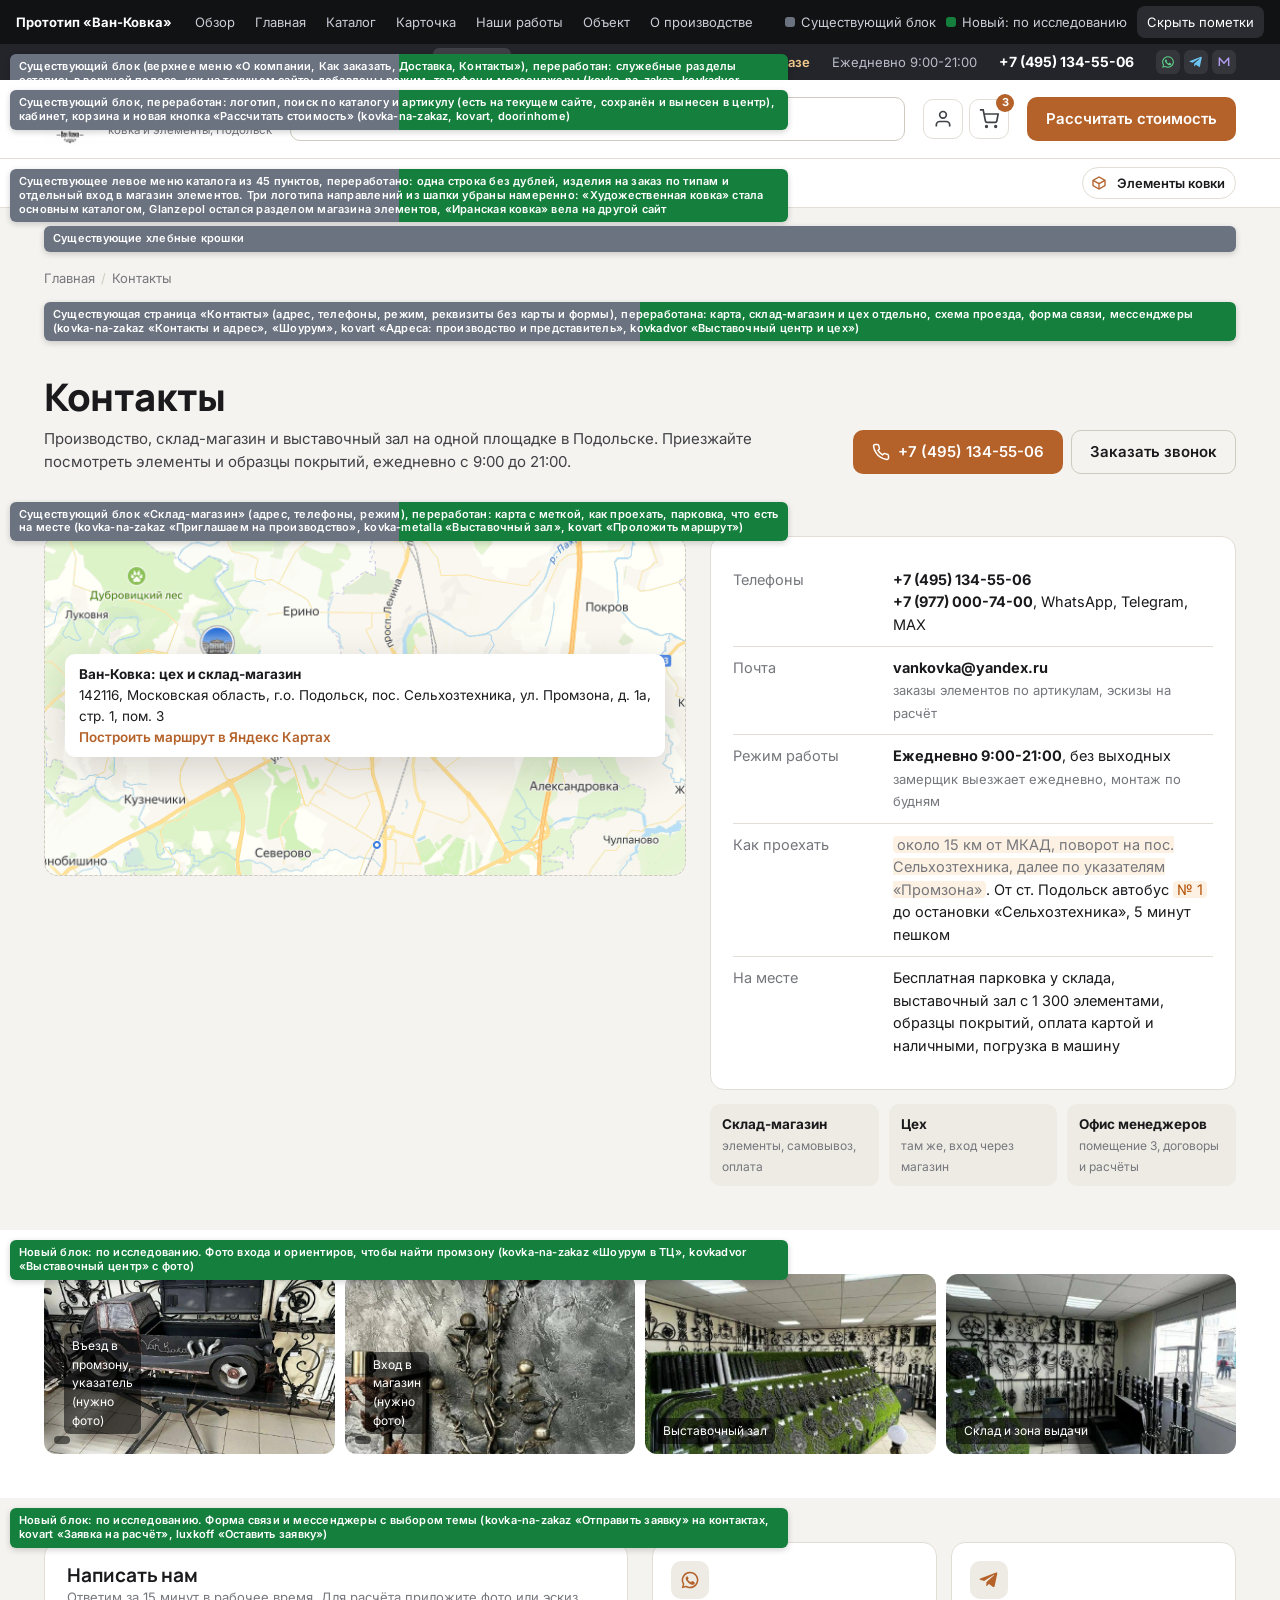
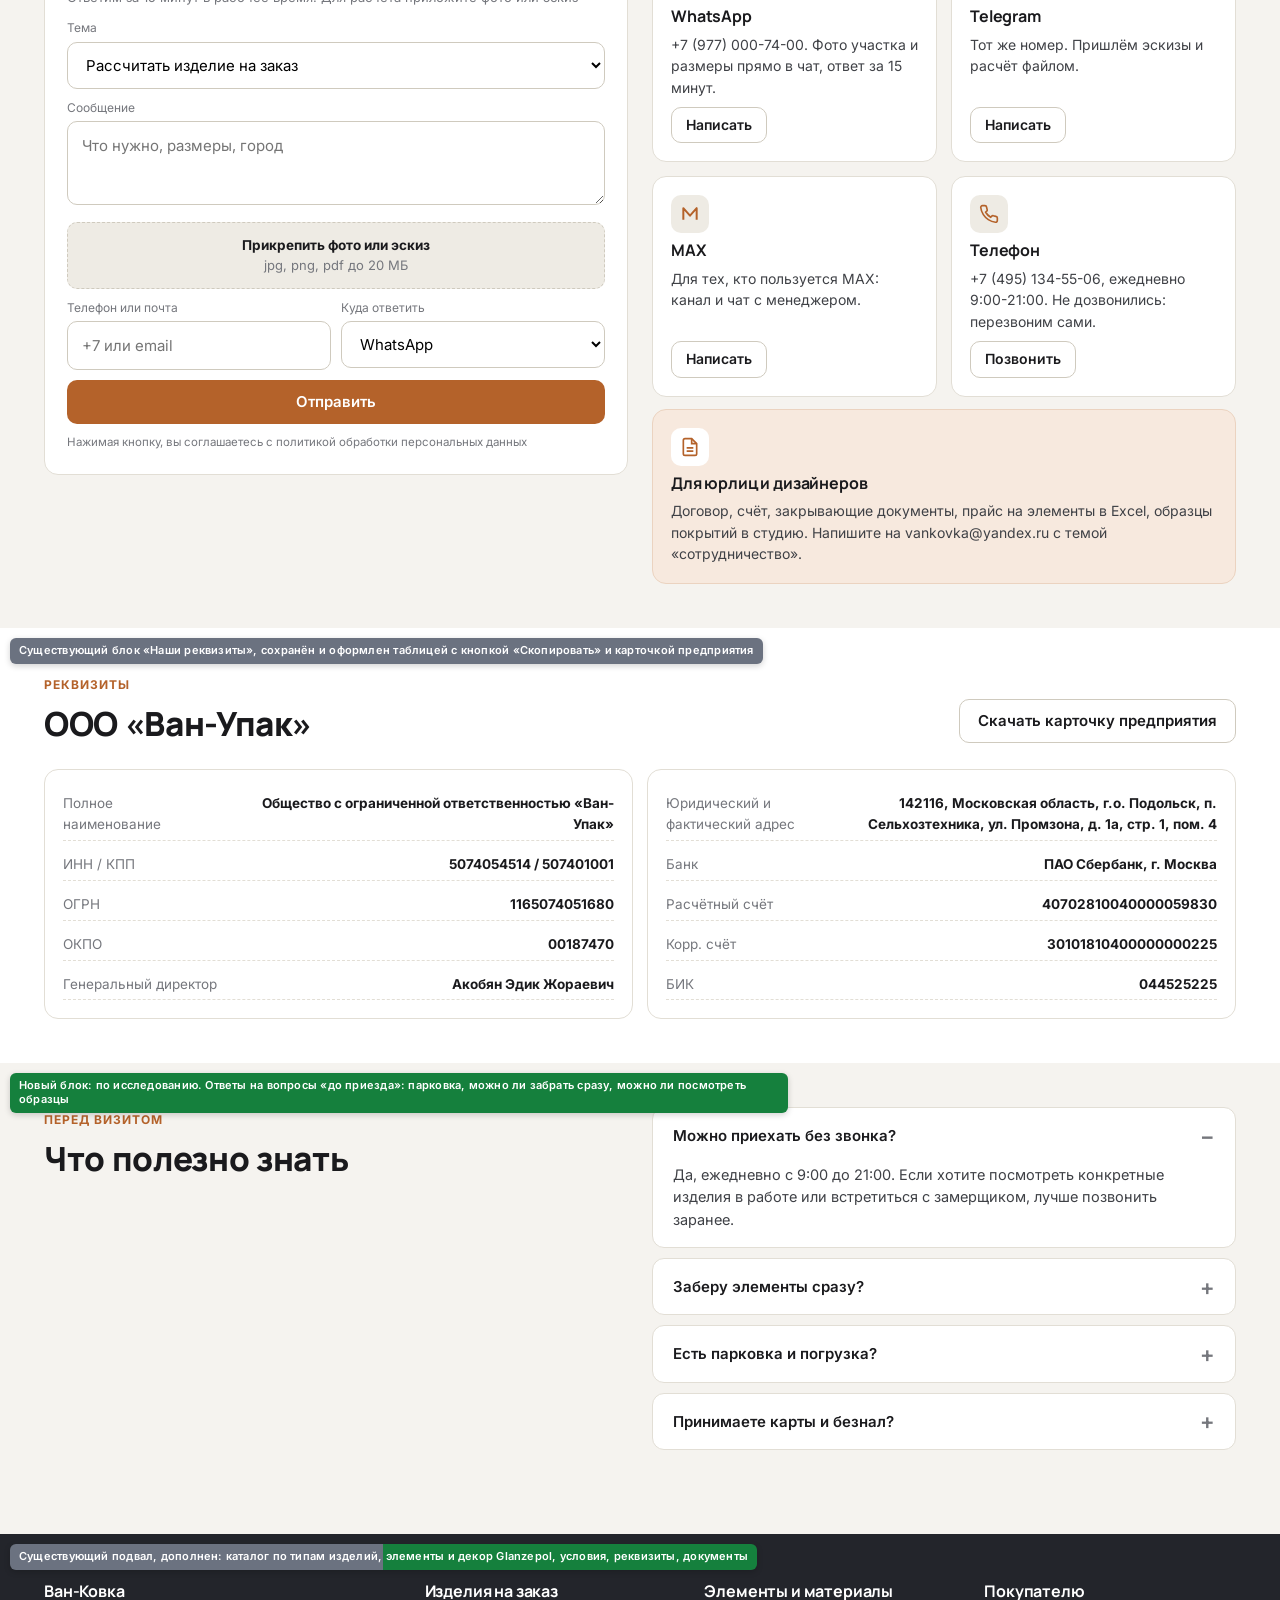
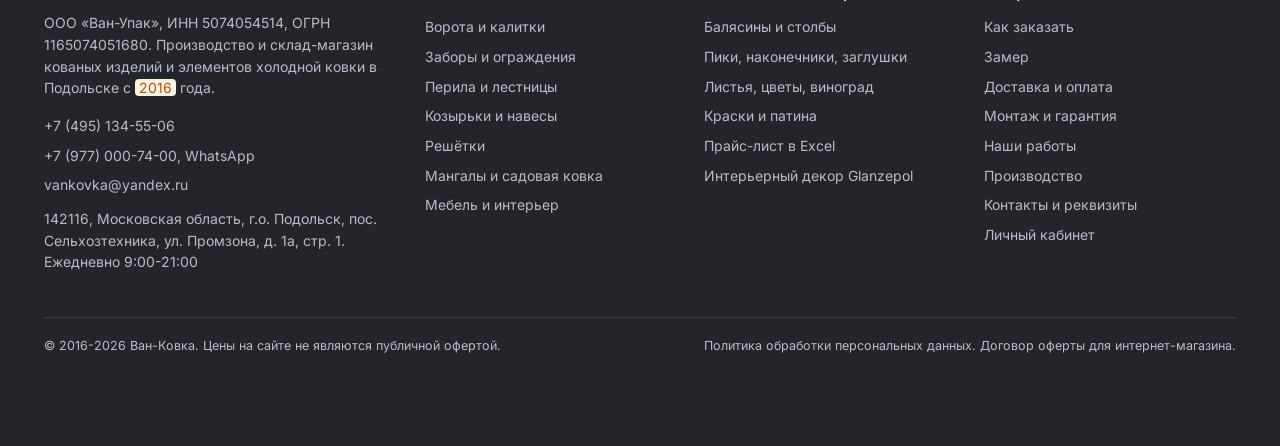
<file: prototypes/contacts.html>
<!DOCTYPE html>
<html lang="ru">
<head>
<meta charset="utf-8">
<meta name="viewport" content="width=device-width, initial-scale=1">
<title>Прототип: Контакты. Цех и склад-магазин в Подольске: карта, схема проезда, телефоны, мессенджеры, реквизиты, форма связи. Ван-Ковка</title>
<meta name="description" content="Прототип страницы «Контакты» van-kovka.ru: карта с меткой, адреса цеха и магазина, как проехать, телефоны и мессенджеры, форма связи с темой, реквизиты, ответы перед визитом.">
<link rel="preconnect" href="https://fonts.googleapis.com">
<link rel="preconnect" href="https://fonts.gstatic.com" crossorigin>
<link href="https://fonts.googleapis.com/css2?family=Inter:wght@400;500;600;700&family=Manrope:wght@500;700;800&display=swap" rel="stylesheet">
<link rel="icon" href="data:image/svg+xml,%3Csvg xmlns=%27http://www.w3.org/2000/svg%27 viewBox=%270 0 32 32%27%3E%3Crect width=%2732%27 height=%2732%27 rx=%277%27 fill=%27%23B4622A%27/%3E%3Ctext x=%2716%27 y=%2722%27 font-size=%2716%27 font-family=%27Arial%27 font-weight=%27700%27 fill=%27white%27 text-anchor=%27middle%27%3EВ%3C/text%3E%3C/svg%3E">
<link rel="stylesheet" href="../assets/styles.css?v=1">
</head>
<body>

<!-- Панель прототипа -->
<div class="proto-bar">
  <span class="pb-title">Прототип «Ван-Ковка»</span>
  <nav>
    <a href="../index.html">Обзор</a>
    <a href="home.html">Главная</a><a href="catalog.html">Каталог</a><a href="product.html">Карточка</a><a href="portfolio.html">Наши работы</a><a href="project.html">Объект</a><a href="about.html">О производстве</a><a href="order.html">Как заказать</a><a href="contacts.html" class="active">Контакты</a><a href="cart.html">Корзина</a><a href="account.html">Кабинет</a>
  </nav>
  <div class="pb-legend">
    <span><i style="background:#6B7280"></i>Существующий блок</span>
    <span><i style="background:#15803D"></i>Новый: по исследованию</span>
    <button class="pb-toggle" data-toggle-tags>Скрыть пометки</button>
  </div>
</div>

<!-- Верхняя полоса -->
<div class="topbar blk" id="top" data-tag="mix" data-label="Существующий блок (верхнее меню «О компании, Как заказать, Доставка, Контакты»), переработан: служебные разделы остались в верхней полосе, как на текущем сайте; добавлены режим, телефон и мессенджеры (kovka-na-zakaz, kovkadvor, kovart)">
  <div class="container">
    <nav class="tb-nav"><a href="portfolio.html">Наши работы</a><a href="about.html">Производство</a><a href="order.html">Как заказать</a><a href="order.html#dostavka">Доставка</a><a href="contacts.html" class="active">Контакты</a></nav>
    <span class="grow"></span>
    <span class="direct hide-m">Замер бесплатно при заказе</span>
    <span class="hide-m">Ежедневно 9:00-21:00</span>
    <a class="phone" href="tel:+74951345506">+7 (495) 134-55-06</a>
    <span class="tb-msgs">
      <a class="wa" href="#" title="WhatsApp"><svg viewBox="0 0 24 24" fill="currentColor"><path d="M12 2a10 10 0 0 0-8.6 15.1L2 22l5.1-1.3A10 10 0 1 0 12 2zm0 18.2a8.2 8.2 0 0 1-4.2-1.2l-.3-.2-3 .8.8-2.9-.2-.3A8.2 8.2 0 1 1 12 20.2zm4.5-6.1c-.2-.1-1.5-.7-1.7-.8s-.4-.1-.6.1-.6.8-.8 1-.3.2-.5.1a6.7 6.7 0 0 1-3.3-2.9c-.3-.4.3-.4.7-1.3.1-.2 0-.3 0-.4l-.8-1.8c-.2-.5-.4-.4-.6-.4h-.5a1 1 0 0 0-.7.3 3 3 0 0 0-.9 2.2 5.2 5.2 0 0 0 1.1 2.8 12 12 0 0 0 4.6 4c1.7.7 2.4.8 3.2.7a2.8 2.8 0 0 0 1.8-1.3 2.2 2.2 0 0 0 .2-1.3c-.1-.1-.3-.2-.5-.3z"/></svg></a>
      <a class="tg" href="#" title="Telegram"><svg viewBox="0 0 24 24" fill="currentColor"><path d="M21.9 4.6 18.7 19.5c-.2 1-.9 1.3-1.8.8l-4.9-3.6-2.4 2.3c-.3.3-.5.5-1 .5l.4-5 9.1-8.2c.4-.4-.1-.5-.6-.2L6.2 13.2 1.4 11.7c-1-.3-1-1 .2-1.5L20.5 3c.9-.3 1.6.2 1.4 1.6z"/></svg></a>
      <a class="mx" href="#" title="MAX"><svg viewBox="0 0 24 24" fill="none" stroke="currentColor" stroke-width="2.4" stroke-linejoin="round"><path d="M4 19V5l8 9 8-9v14"/></svg></a>
    </span>
  </div>
</div>

<!-- Шапка -->
<header class="header blk" data-tag="mix" data-label="Существующий блок, переработан: логотип, поиск по каталогу и артикулу (есть на текущем сайте, сохранён и вынесен в центр), кабинет, корзина и новая кнопка «Рассчитать стоимость» (kovka-na-zakaz, kovart, doorinhome)">
  <div class="container">
    <a class="logo" href="home.html"><img src="../assets/img/logo.webp" alt="Ван-Ковка"><span class="lg-txt"><b>Ван-Ковка</b><span>ковка и элементы, Подольск</span></span></a>
    <form class="search" data-search action="catalog.html" role="search">
      <svg viewBox="0 0 24 24" fill="none" stroke="currentColor" stroke-width="2"><circle cx="11" cy="11" r="7"/><path d="m21 21-4.3-4.3"/></svg><input type="search" placeholder="Поиск по каталогу и артикулу: ворота, балясина 5379" aria-label="Поиск по каталогу" autocomplete="off">
      <div class="search-drop"></div>
    </form>
    <div class="hdr-icons">
      <a class="msg" href="account.html" title="Личный кабинет"><svg viewBox="0 0 24 24" fill="none" stroke="currentColor" stroke-width="2"><path d="M20 21v-2a4 4 0 0 0-4-4H8a4 4 0 0 0-4 4v2"/><circle cx="12" cy="7" r="4"/></svg></a>
      <a class="msg" href="cart.html" title="Корзина"><svg viewBox="0 0 24 24" fill="none" stroke="currentColor" stroke-width="2"><circle cx="9" cy="21" r="1"/><circle cx="20" cy="21" r="1"/><path d="M1 1h4l2.7 13.4a2 2 0 0 0 2 1.6h9.7a2 2 0 0 0 2-1.6L23 6H6"/></svg><span class="cnt">3</span></a>
    </div>
    <a class="btn btn-primary" href="#" data-ask data-ask-title="Рассчитать стоимость изделия" data-ask-sub="Опишите, что нужно, и приложите фото или эскиз. Менеджер пришлёт расчёт в течение рабочего дня">Рассчитать стоимость</a>
    <button class="burger" data-open-menu aria-label="Меню"><svg viewBox="0 0 24 24" fill="none" stroke="currentColor" stroke-width="2"><path d="M4 7h16M4 12h16M4 17h16"/></svg></button>
  </div>
</header>

<!-- Меню каталога -->
<div class="catbar blk" data-tag="mix" data-label="Существующее левое меню каталога из 45 пунктов, переработано: одна строка без дублей, изделия на заказ по типам и отдельный вход в магазин элементов. Три логотипа направлений из шапки убраны намеренно: «Художественная ковка» стала основным каталогом, Glanzepol остался разделом магазина элементов, «Иранская ковка» вела на другой сайт">
  <div class="container">
    <nav class="cat-links"><a class="all" href="catalog.html">Каталог изделий</a><a href="catalog.html" title="Кованые ворота и калитки">Ворота</a><a href="catalog.html" title="Кованые заборы и ограждения">Заборы</a><a href="catalog.html" title="Перила и лестницы">Перила</a><a href="catalog.html" title="Козырьки и навесы">Козырьки</a><a href="catalog.html" title="Решётки на окна и двери">Решётки</a><a href="catalog.html" title="Мангалы и садовая ковка">Мангалы</a><a href="catalog.html" title="Кованая мебель и интерьер">Мебель</a></nav>
    <div class="cb-brands">
      <a href="catalog.html#elements" title="Магазин элементов холодной ковки: 22 раздела и интерьерный декор Glanzepol"><svg viewBox="0 0 24 24" fill="none" stroke="currentColor" stroke-width="2"><path d="M21 8 12 3 3 8v8l9 5 9-5z"/><path d="M3 8l9 5 9-5M12 13v8"/></svg>Элементы ковки</a>
    </div>
  </div>
</div>

<!-- Мобильное меню -->
<div class="drawer">
  <div class="panel">
    <button class="close" data-close-menu aria-label="Закрыть">✕</button>
    <h4>Поиск</h4>
    <form class="search in-drawer" data-search action="catalog.html" role="search">
      <svg viewBox="0 0 24 24" fill="none" stroke="currentColor" stroke-width="2"><circle cx="11" cy="11" r="7"/><path d="m21 21-4.3-4.3"/></svg><input type="search" placeholder="Поиск по каталогу и артикулу: ворота, балясина 5379" aria-label="Поиск по каталогу" autocomplete="off">
      <div class="search-drop"></div>
    </form>
    <h4>Изделия на заказ</h4>
    <a href="catalog.html">Ворота и калитки</a><a href="catalog.html">Заборы и ограждения</a><a href="catalog.html">Перила и лестницы</a><a href="catalog.html">Козырьки и навесы</a><a href="catalog.html">Решётки на окна</a><a href="catalog.html">Мангалы и садовая ковка</a><a href="catalog.html">Мебель и интерьер</a>
    <h4>Магазин элементов</h4>
    <a href="catalog.html#elements">Элементы холодной ковки: 22 раздела</a><a href="catalog.html#elements">Интерьерный декор Glanzepol</a><a href="catalog.html#elements">Прайс-лист в Excel</a>
    <h4>Компания</h4>
    <a href="portfolio.html">Наши работы</a><a href="about.html">Производство</a><a href="order.html">Как заказать, замер, доставка, монтаж</a><a href="contacts.html">Контакты</a><a href="account.html">Личный кабинет</a><a href="cart.html">Корзина</a>
    <h4>Связь</h4>
    <a href="tel:+74951345506">+7 (495) 134-55-06</a><a href="tel:+79770007400">+7 (977) 000-74-00</a><a href="mailto:vankovka@yandex.ru">vankovka@yandex.ru</a><a href="#">WhatsApp</a><a href="#">Telegram</a><a href="#">MAX</a>
  </div>
</div>

<div class="container">
  <div class="crumbs blk blk-inline" data-tag="old" data-label="Существующие хлебные крошки"><a href="home.html">Главная</a><span class="sep">/</span><span>Контакты</span></div>
  <div class="cat-head blk blk-inline" data-tag="mix" data-label="Существующая страница «Контакты» (адрес, телефоны, режим, реквизиты без карты и формы), переработана: карта, склад-магазин и цех отдельно, схема проезда, форма связи, мессенджеры (kovka-na-zakaz «Контакты и адрес», «Шоурум», kovart «Адреса: производство и представитель», kovkadvor «Выставочный центр и цех»)">
    <div>
      <h1>Контакты</h1>
      <p>Производство, склад-магазин и выставочный зал на одной площадке в Подольске. Приезжайте посмотреть элементы и образцы покрытий, ежедневно с 9:00 до 21:00.</p>
    </div>
    <div style="display:flex;gap:8px;flex-wrap:wrap"><a class="btn btn-primary" href="tel:+74951345506"><svg viewBox="0 0 24 24" fill="none" stroke="currentColor" stroke-width="2"><path d="M22 16.9v3a2 2 0 0 1-2.2 2 19.8 19.8 0 0 1-8.6-3.1 19.5 19.5 0 0 1-6-6A19.8 19.8 0 0 1 2.1 4.2 2 2 0 0 1 4.1 2h3a2 2 0 0 1 2 1.7c.1 1 .4 1.9.7 2.8a2 2 0 0 1-.5 2.1L8 9.9a16 16 0 0 0 6 6l1.3-1.3a2 2 0 0 1 2.1-.4c.9.3 1.8.6 2.8.7a2 2 0 0 1 1.8 2z"/></svg> +7 (495) 134-55-06</a><a class="btn btn-outline" href="#" data-ask data-ask-title="Заказать звонок" data-ask-sub="Перезвоним за 15 минут ежедневно с 9:00 до 21:00">Заказать звонок</a></div>
  </div>
</div>
<section class="section  blk" id="main" data-tag="mix" data-label="Существующий блок «Склад-магазин» (адрес, телефоны, режим), переработан: карта с меткой, как проехать, парковка, что есть на месте (kovka-na-zakaz «Приглашаем на производство», kovka-metalla «Выставочный зал», kovart «Проложить маршрут»)">

  <div class="container">
    <div class="route">
      <div class="map"><img src="../assets/img/map.png" alt="Карта: Подольск, пос. Сельхозтехника, ул. Промзона, 1а" loading="lazy"><div class="pin"><b>Ван-Ковка: цех и склад-магазин</b><br>142116, Московская область, г.о. Подольск, пос. Сельхозтехника, ул. Промзона, д. 1а, стр. 1, пом. 3<br><a href="#" style="color:var(--brand);font-weight:600">Построить маршрут в Яндекс Картах</a></div></div>
      <div>
        <div class="card">
          <div class="row"><span>Телефоны</span><span><b>+7 (495) 134-55-06</b><br><b>+7 (977) 000-74-00</b>, WhatsApp, Telegram, MAX</span></div>
          <div class="row"><span>Почта</span><span><b>vankovka@yandex.ru</b><br><span class="muted small">заказы элементов по артикулам, эскизы на расчёт</span></span></div>
          <div class="row"><span>Режим работы</span><span><b>Ежедневно 9:00-21:00</b>, без выходных<br><span class="muted small">замерщик выезжает ежедневно, монтаж по будням</span></span></div>
          <div class="row"><span>Как проехать</span><span><span class="fill">около 15 км от МКАД, поворот на пос. Сельхозтехника, далее по указателям «Промзона»</span>. От ст. Подольск автобус <span class="fill">№ 1</span> до остановки «Сельхозтехника», 5 минут пешком</span></div>
          <div class="row"><span>На месте</span><span>Бесплатная парковка у склада, выставочный зал с 1&nbsp;300 элементами, образцы покрытий, оплата картой и наличными, погрузка в машину</span></div>
        </div>
        <div class="near">
          <div><b>Склад-магазин</b><span>элементы, самовывоз, оплата</span></div>
          <div><b>Цех</b><span>там же, вход через магазин</span></div>
          <div><b>Офис менеджеров</b><span>помещение 3, договоры и расчёты</span></div>
        </div>
      </div>
    </div>
  </div>
</section>
<section class="section alt blk" id="photos" data-tag="res" data-label="Новый блок: по исследованию. Фото входа и ориентиров, чтобы найти промзону (kovka-na-zakaz «Шоурум в ТЦ», kovkadvor «Выставочный центр» с фото)">

  <div class="container">
    <div class="photo-strip">
      <a href="#"><img src="../assets/img/showroom-5.jpg" alt="" loading="lazy"><span><span class="fill">Въезд в промзону, указатель (нужно фото)</span></span></a>
      <a href="#"><img src="../assets/img/showroom-4.jpg" alt="" loading="lazy"><span><span class="fill">Вход в магазин (нужно фото)</span></span></a>
      <a href="#"><img src="../assets/img/showroom-1.jpg" alt="" loading="lazy"><span>Выставочный зал</span></a>
      <a href="#"><img src="../assets/img/showroom-2.jpg" alt="" loading="lazy"><span>Склад и зона выдачи</span></a>
    </div>
  </div>
</section>
<section class="section  blk" id="form" data-tag="res" data-label="Новый блок: по исследованию. Форма связи и мессенджеры с выбором темы (kovka-na-zakaz «Отправить заявку» на контактах, kovart «Заявка на расчёт», luxkoff «Оставить заявку»)">

  <div class="container">
    <div class="qa">
      <div class="card">
        <h3>Написать нам</h3>
        <p class="muted small">Ответим за 15 минут в рабочее время. Для расчёта приложите фото или эскиз</p>
        <form data-done="Принято, ответим за 15 минут">
          <label class="field"><span>Тема</span><select><option>Рассчитать изделие на заказ</option><option>Вызвать замерщика</option><option>Заказать элементы, узнать наличие</option><option>Вопрос по заказу в работе</option><option>Сотрудничество: дизайнер, застройщик, мастерская</option><option>Другое</option></select></label>
          <label class="field"><span>Сообщение</span><textarea placeholder="Что нужно, размеры, город"></textarea></label>
          <div class="upload"><b>Прикрепить фото или эскиз</b>jpg, png, pdf до 20 МБ</div>
          <div class="row2" style="margin-top:10px"><label class="field"><span>Телефон или почта</span><input type="text" placeholder="+7 или email" required></label><label class="field"><span>Куда ответить</span><select><option>WhatsApp</option><option>Telegram</option><option>MAX</option><option>На почту</option><option>Позвонить</option></select></label></div>
          <button class="btn btn-primary btn-block" type="submit">Отправить</button>
          <div class="consent">Нажимая кнопку, вы соглашаетесь с политикой обработки персональных данных</div>
        </form>
      </div>
      <div>
        <div class="info-grid cols-2">
          <div class="info"><div class="ic"><svg viewBox="0 0 24 24" fill="currentColor"><path d="M12 2a10 10 0 0 0-8.6 15.1L2 22l5.1-1.3A10 10 0 1 0 12 2zm0 18.2a8.2 8.2 0 0 1-4.2-1.2l-.3-.2-3 .8.8-2.9-.2-.3A8.2 8.2 0 1 1 12 20.2zm4.5-6.1c-.2-.1-1.5-.7-1.7-.8s-.4-.1-.6.1-.6.8-.8 1-.3.2-.5.1a6.7 6.7 0 0 1-3.3-2.9c-.3-.4.3-.4.7-1.3.1-.2 0-.3 0-.4l-.8-1.8c-.2-.5-.4-.4-.6-.4h-.5a1 1 0 0 0-.7.3 3 3 0 0 0-.9 2.2 5.2 5.2 0 0 0 1.1 2.8 12 12 0 0 0 4.6 4c1.7.7 2.4.8 3.2.7a2.8 2.8 0 0 0 1.8-1.3 2.2 2.2 0 0 0 .2-1.3c-.1-.1-.3-.2-.5-.3z"/></svg></div><h3>WhatsApp</h3><p>+7 (977) 000-74-00. Фото участка и размеры прямо в чат, ответ за 15 минут.</p><a class="btn btn-outline btn-sm" href="#">Написать</a></div>
          <div class="info"><div class="ic"><svg viewBox="0 0 24 24" fill="currentColor"><path d="M21.9 4.6 18.7 19.5c-.2 1-.9 1.3-1.8.8l-4.9-3.6-2.4 2.3c-.3.3-.5.5-1 .5l.4-5 9.1-8.2c.4-.4-.1-.5-.6-.2L6.2 13.2 1.4 11.7c-1-.3-1-1 .2-1.5L20.5 3c.9-.3 1.6.2 1.4 1.6z"/></svg></div><h3>Telegram</h3><p>Тот же номер. Пришлём эскизы и расчёт файлом.</p><a class="btn btn-outline btn-sm" href="#">Написать</a></div>
          <div class="info"><div class="ic"><svg viewBox="0 0 24 24" fill="none" stroke="currentColor" stroke-width="2.4" stroke-linejoin="round"><path d="M4 19V5l8 9 8-9v14"/></svg></div><h3>MAX</h3><p>Для тех, кто пользуется MAX: канал и чат с менеджером.</p><a class="btn btn-outline btn-sm" href="#">Написать</a></div>
          <div class="info"><div class="ic"><svg viewBox="0 0 24 24" fill="none" stroke="currentColor" stroke-width="2"><path d="M22 16.9v3a2 2 0 0 1-2.2 2 19.8 19.8 0 0 1-8.6-3.1 19.5 19.5 0 0 1-6-6A19.8 19.8 0 0 1 2.1 4.2 2 2 0 0 1 4.1 2h3a2 2 0 0 1 2 1.7c.1 1 .4 1.9.7 2.8a2 2 0 0 1-.5 2.1L8 9.9a16 16 0 0 0 6 6l1.3-1.3a2 2 0 0 1 2.1-.4c.9.3 1.8.6 2.8.7a2 2 0 0 1 1.8 2z"/></svg></div><h3>Телефон</h3><p>+7 (495) 134-55-06, ежедневно 9:00-21:00. Не дозвонились: перезвоним сами.</p><a class="btn btn-outline btn-sm" href="tel:+74951345506">Позвонить</a></div>
        </div>
        <div class="info accent" style="margin-top:12px"><div class="ic"><svg viewBox="0 0 24 24" fill="none" stroke="currentColor" stroke-width="2"><path d="M14 2H6a2 2 0 0 0-2 2v16a2 2 0 0 0 2 2h12a2 2 0 0 0 2-2V8z"/><path d="M14 2v6h6M8 13h8M8 17h8"/></svg></div><h3>Для юрлиц и дизайнеров</h3><p>Договор, счёт, закрывающие документы, прайс на элементы в Excel, образцы покрытий в студию. Напишите на vankovka@yandex.ru с темой «сотрудничество».</p></div>
      </div>
    </div>
  </div>
</section>
<section class="section alt blk" id="req" data-tag="old" data-label="Существующий блок «Наши реквизиты», сохранён и оформлен таблицей с кнопкой «Скопировать» и карточкой предприятия">

  <div class="container">
    <div class="section-head"><div><span class="eyebrow">Реквизиты</span><h2>ООО «Ван-Упак»</h2></div><a class="btn btn-outline" href="#">Скачать карточку предприятия</a></div>
    <div class="info-grid cols-2">
      <div class="info"><div class="kv"><span>Полное наименование</span><b>Общество с ограниченной ответственностью «Ван-Упак»</b></div><div class="kv"><span>ИНН / КПП</span><b>5074054514 / 507401001</b></div><div class="kv"><span>ОГРН</span><b>1165074051680</b></div><div class="kv"><span>ОКПО</span><b>00187470</b></div><div class="kv"><span>Генеральный директор</span><b>Акобян Эдик Жораевич</b></div></div>
      <div class="info"><div class="kv"><span>Юридический и фактический адрес</span><b>142116, Московская область, г.о. Подольск, п. Сельхозтехника, ул. Промзона, д. 1а, стр. 1, пом. 4</b></div><div class="kv"><span>Банк</span><b>ПАО Сбербанк, г. Москва</b></div><div class="kv"><span>Расчётный счёт</span><b>40702810040000059830</b></div><div class="kv"><span>Корр. счёт</span><b>30101810400000000225</b></div><div class="kv"><span>БИК</span><b>044525225</b></div></div>
    </div>
  </div>
</section>
<section class="section  blk" id="faq" data-tag="res" data-label="Новый блок: по исследованию. Ответы на вопросы «до приезда»: парковка, можно ли забрать сразу, можно ли посмотреть образцы">

  <div class="container">
    <div class="faq-2">
      <div><span class="eyebrow">Перед визитом</span><h2>Что полезно знать</h2></div>
      <div class="faq">
        <details open><summary>Можно приехать без звонка?</summary><div class="a">Да, ежедневно с 9:00 до 21:00. Если хотите посмотреть конкретные изделия в работе или встретиться с замерщиком, лучше позвонить заранее.</div></details>
        <details><summary>Заберу элементы сразу?</summary><div class="a">Да, все позиции с пометкой «В наличии» отгружаем в день оплаты. Позиции «под заказ» готовим за 3-5&nbsp;дней.</div></details>
        <details><summary>Есть парковка и погрузка?</summary><div class="a">Парковка у склада бесплатная, помогаем погрузить элементы и изделия в машину. Для длинных изделий (ворота, секции забора) нужна газель или прицеп.</div></details>
        <details><summary>Принимаете карты и безнал?</summary><div class="a">Карта, наличные, счёт для юрлиц. Чек выдаём на месте.</div></details>
      </div>
    </div>
  </div>
</section>

<!-- Подвал -->
<footer class="footer blk" data-tag="mix" data-label="Существующий подвал, дополнен: каталог по типам изделий, элементы и декор Glanzepol, условия, реквизиты, документы">
  <div class="container">
    <div class="cols">
      <div>
        <h4>Ван-Ковка</h4>
        <p>ООО «Ван-Упак», ИНН 5074054514, ОГРН 1165074051680. Производство и склад-магазин кованых изделий и элементов холодной ковки в Подольске с <span class="fill">2016</span> года.</p>
        <a href="tel:+74951345506">+7 (495) 134-55-06</a>
        <a href="tel:+79770007400">+7 (977) 000-74-00, WhatsApp</a>
        <a href="mailto:vankovka@yandex.ru">vankovka@yandex.ru</a>
        <p style="margin-top:8px">142116, Московская область, г.о. Подольск, пос. Сельхозтехника, ул. Промзона, д. 1а, стр. 1. Ежедневно 9:00-21:00</p>
      </div>
      <div>
        <h4>Изделия на заказ</h4>
        <a href="catalog.html">Ворота и калитки</a><a href="catalog.html">Заборы и ограждения</a><a href="catalog.html">Перила и лестницы</a><a href="catalog.html">Козырьки и навесы</a><a href="catalog.html">Решётки</a><a href="catalog.html">Мангалы и садовая ковка</a><a href="catalog.html">Мебель и интерьер</a>
      </div>
      <div>
        <h4>Элементы и материалы</h4>
        <a href="catalog.html#elements">Балясины и столбы</a><a href="catalog.html#elements">Пики, наконечники, заглушки</a><a href="catalog.html#elements">Листья, цветы, виноград</a><a href="catalog.html#elements">Краски и патина</a><a href="catalog.html#elements">Прайс-лист в Excel</a><a href="catalog.html#elements">Интерьерный декор Glanzepol</a>
      </div>
      <div>
        <h4>Покупателю</h4>
        <a href="order.html">Как заказать</a><a href="order.html#zamer">Замер</a><a href="order.html#dostavka">Доставка и оплата</a><a href="order.html#montazh">Монтаж и гарантия</a><a href="portfolio.html">Наши работы</a><a href="about.html">Производство</a><a href="contacts.html">Контакты и реквизиты</a><a href="account.html">Личный кабинет</a>
      </div>
    </div>
    <div class="bottom">
      <span>© 2016-2026 Ван-Ковка. Цены на сайте не являются публичной офертой.</span>
      <span>Политика обработки персональных данных. Договор оферты для интернет-магазина.</span>
    </div>
  </div>
</footer>

<!-- Липкая панель на мобильном -->
<div class="sticky-bar blk" data-tag="res" data-label="Новый блок: по исследованию. Телефон и заявка всегда под пальцем на телефоне (kovka-na-zakaz, kovart)">
  
  <a class="btn btn-outline" href="tel:+74951345506">Позвонить</a>
  <a class="btn btn-primary" href="#" data-ask data-ask-title="Заказать звонок" data-ask-sub="Оставьте телефон, менеджер перезвонит за 15 минут">Заказать звонок</a>
</div>

<!-- Модальное окно заявки -->
<div class="modal">
  <div class="box">
    <button class="x" data-close-modal aria-label="Закрыть">✕</button>
    <h3>Рассчитать стоимость</h3>
    <div class="sub">Опишите, что нужно. Менеджер пришлёт расчёт в течение рабочего дня</div>
    <div class="prod-line" style="display:none"><b>Изделие:</b> <span></span></div>
    <form data-done="Принято, менеджер свяжется за 15 минут">
      <div class="row2">
        <label class="field"><span>Имя</span><input type="text" placeholder="Как к вам обращаться"></label>
        <label class="field"><span>Телефон</span><input type="tel" placeholder="+7" required></label>
      </div>
      <label class="field"><span>Что нужно</span><textarea placeholder="Например: распашные ворота 4 × 2 м с калиткой, участок в Домодедово, есть фото забора"></textarea></label>
      <div class="upload"><b>Прикрепить фото или эскиз</b>jpg, png, pdf до 20 МБ. Можно фото из интернета «хочу так же»</div>
      <button class="btn btn-primary btn-block btn-lg" type="submit" style="margin-top:12px">Получить расчёт</button>
      <div class="consent">Нажимая кнопку, вы соглашаетесь с политикой обработки персональных данных</div>
    </form>
  </div>
</div>
<script src="../assets/app.js"></script>
</body>
</html>
</file>
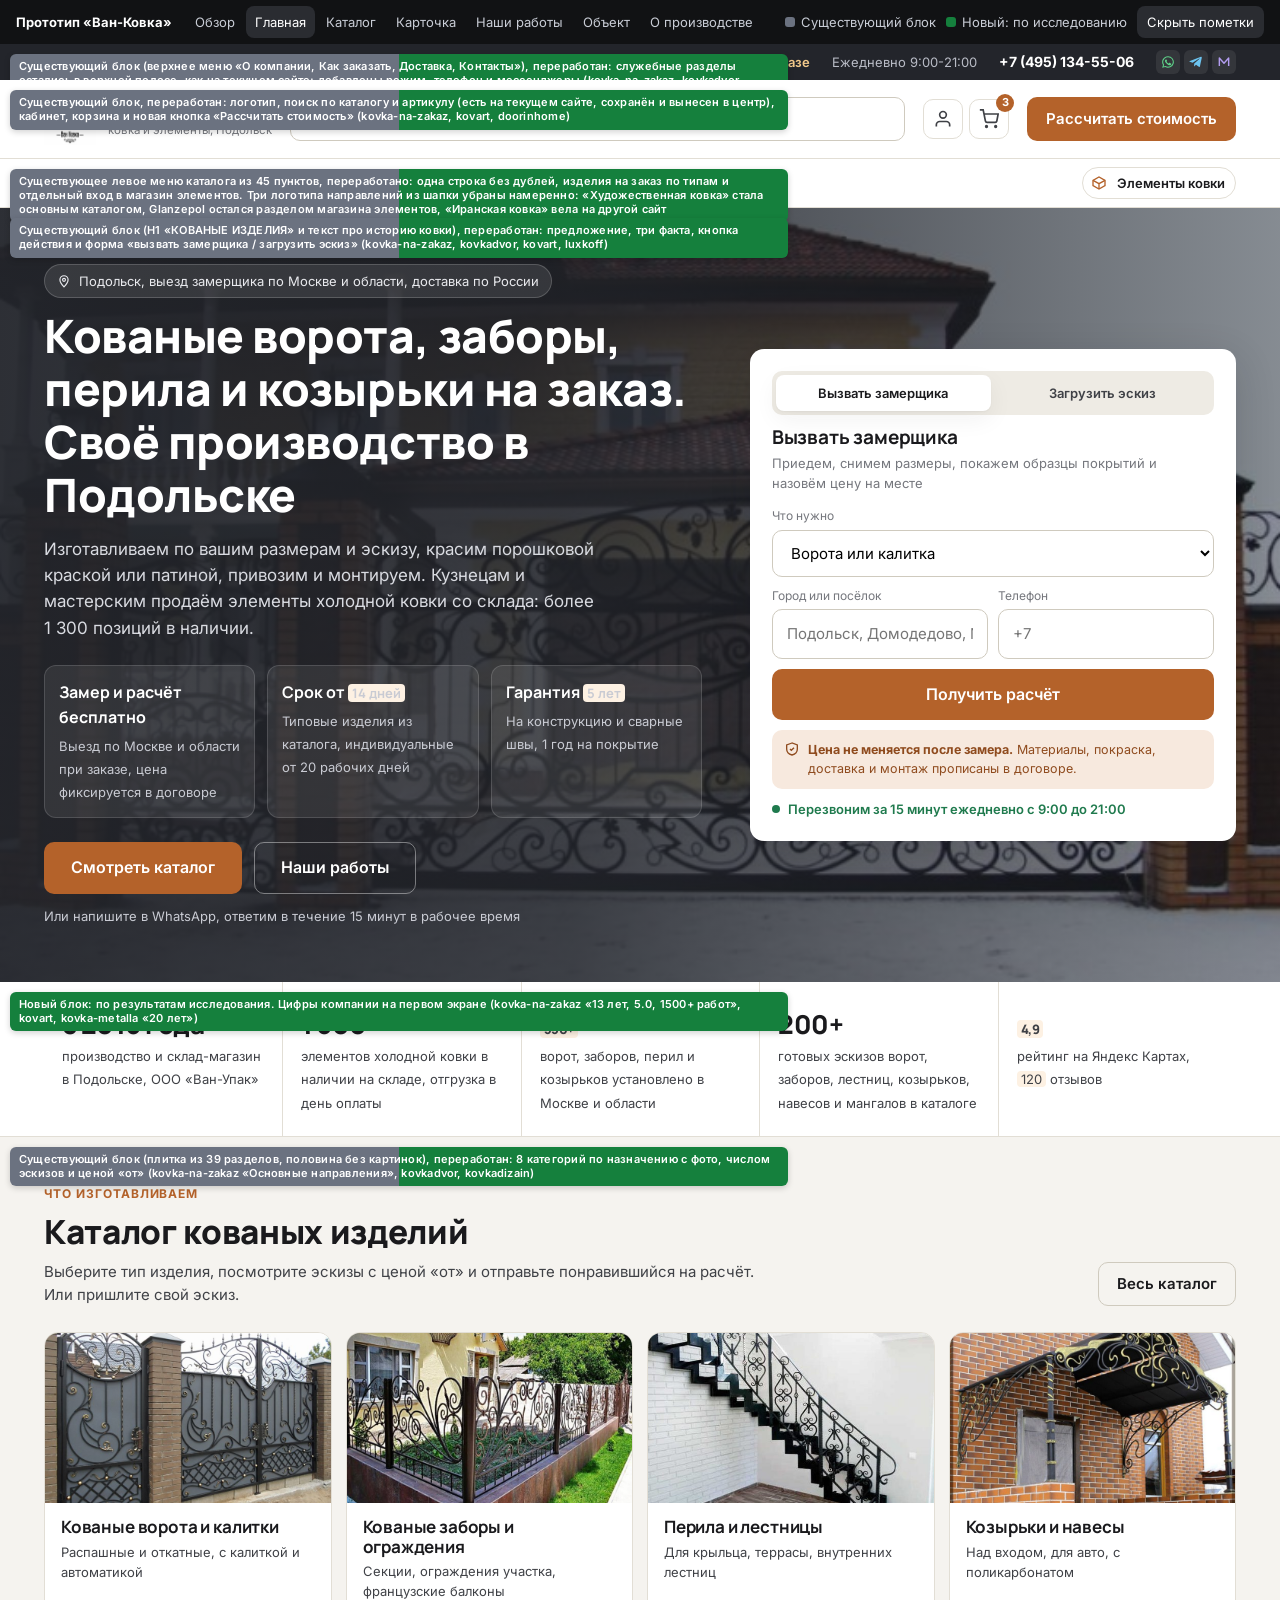
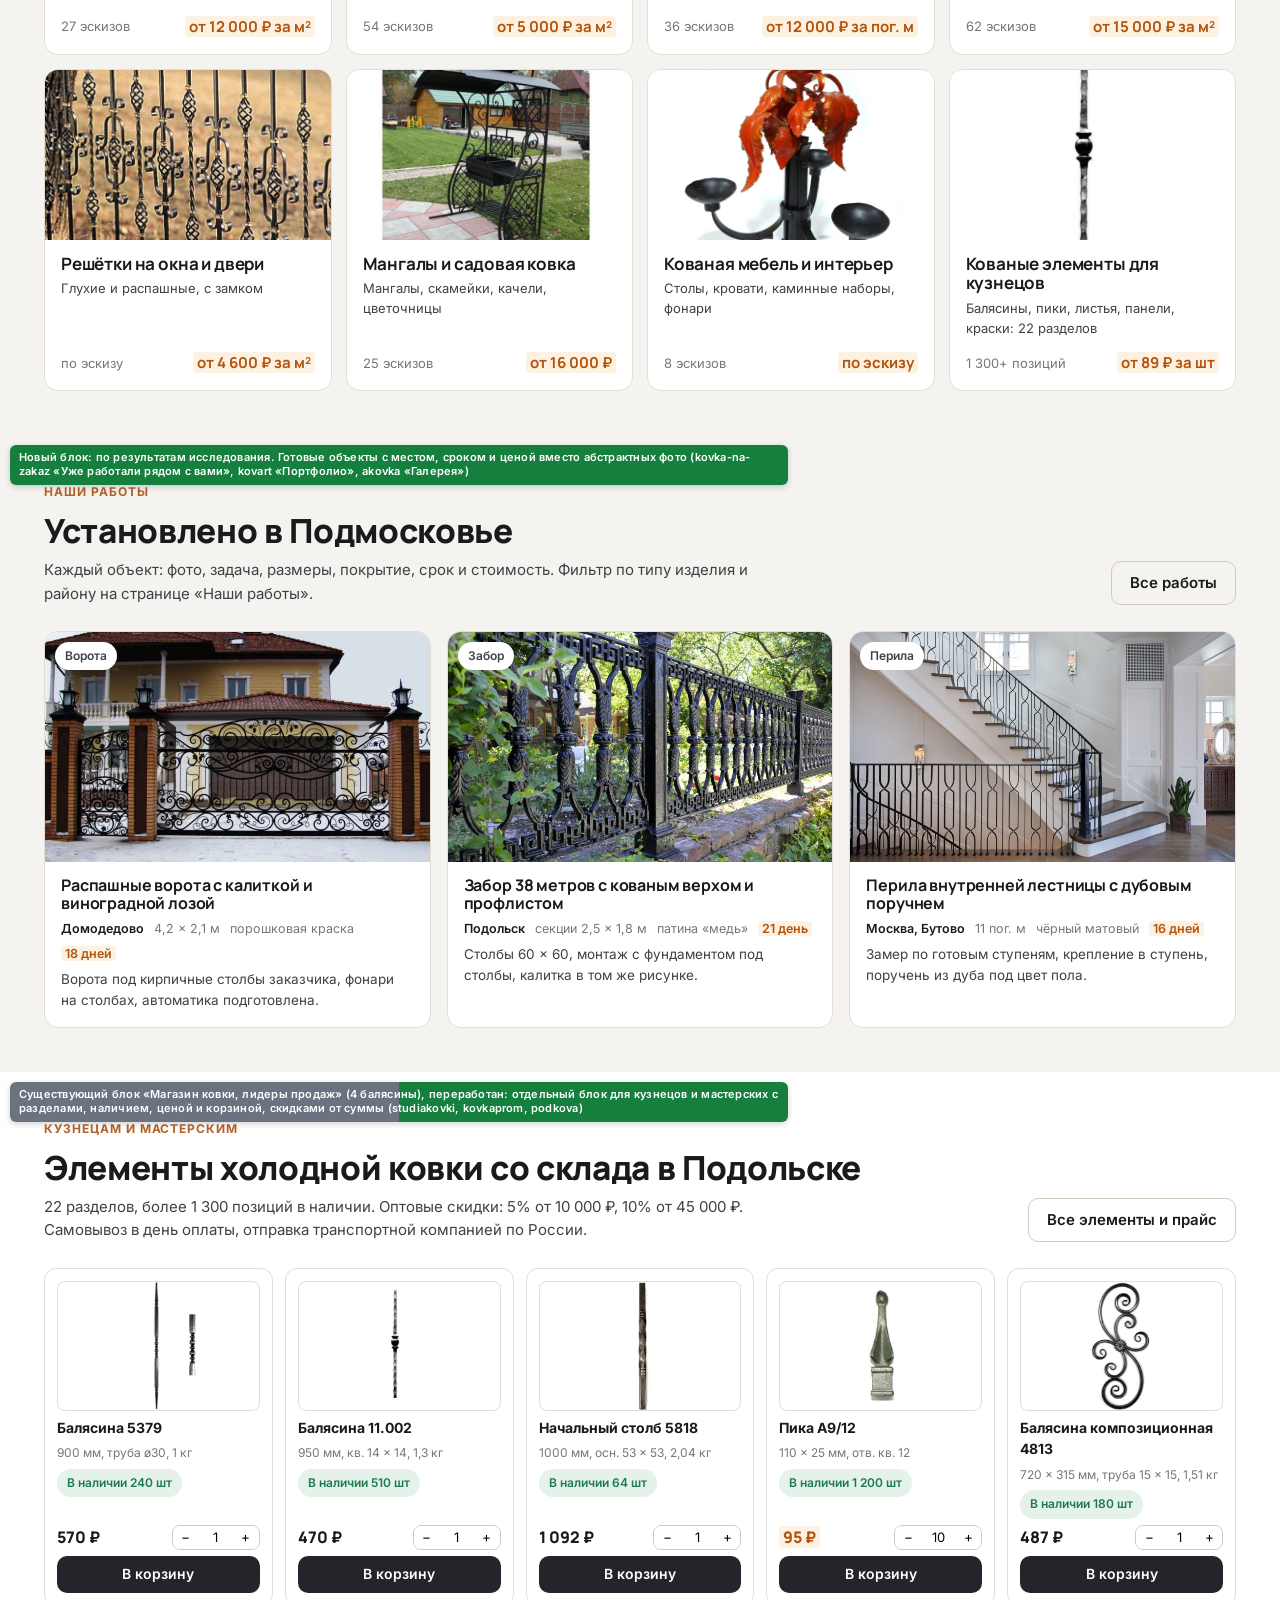
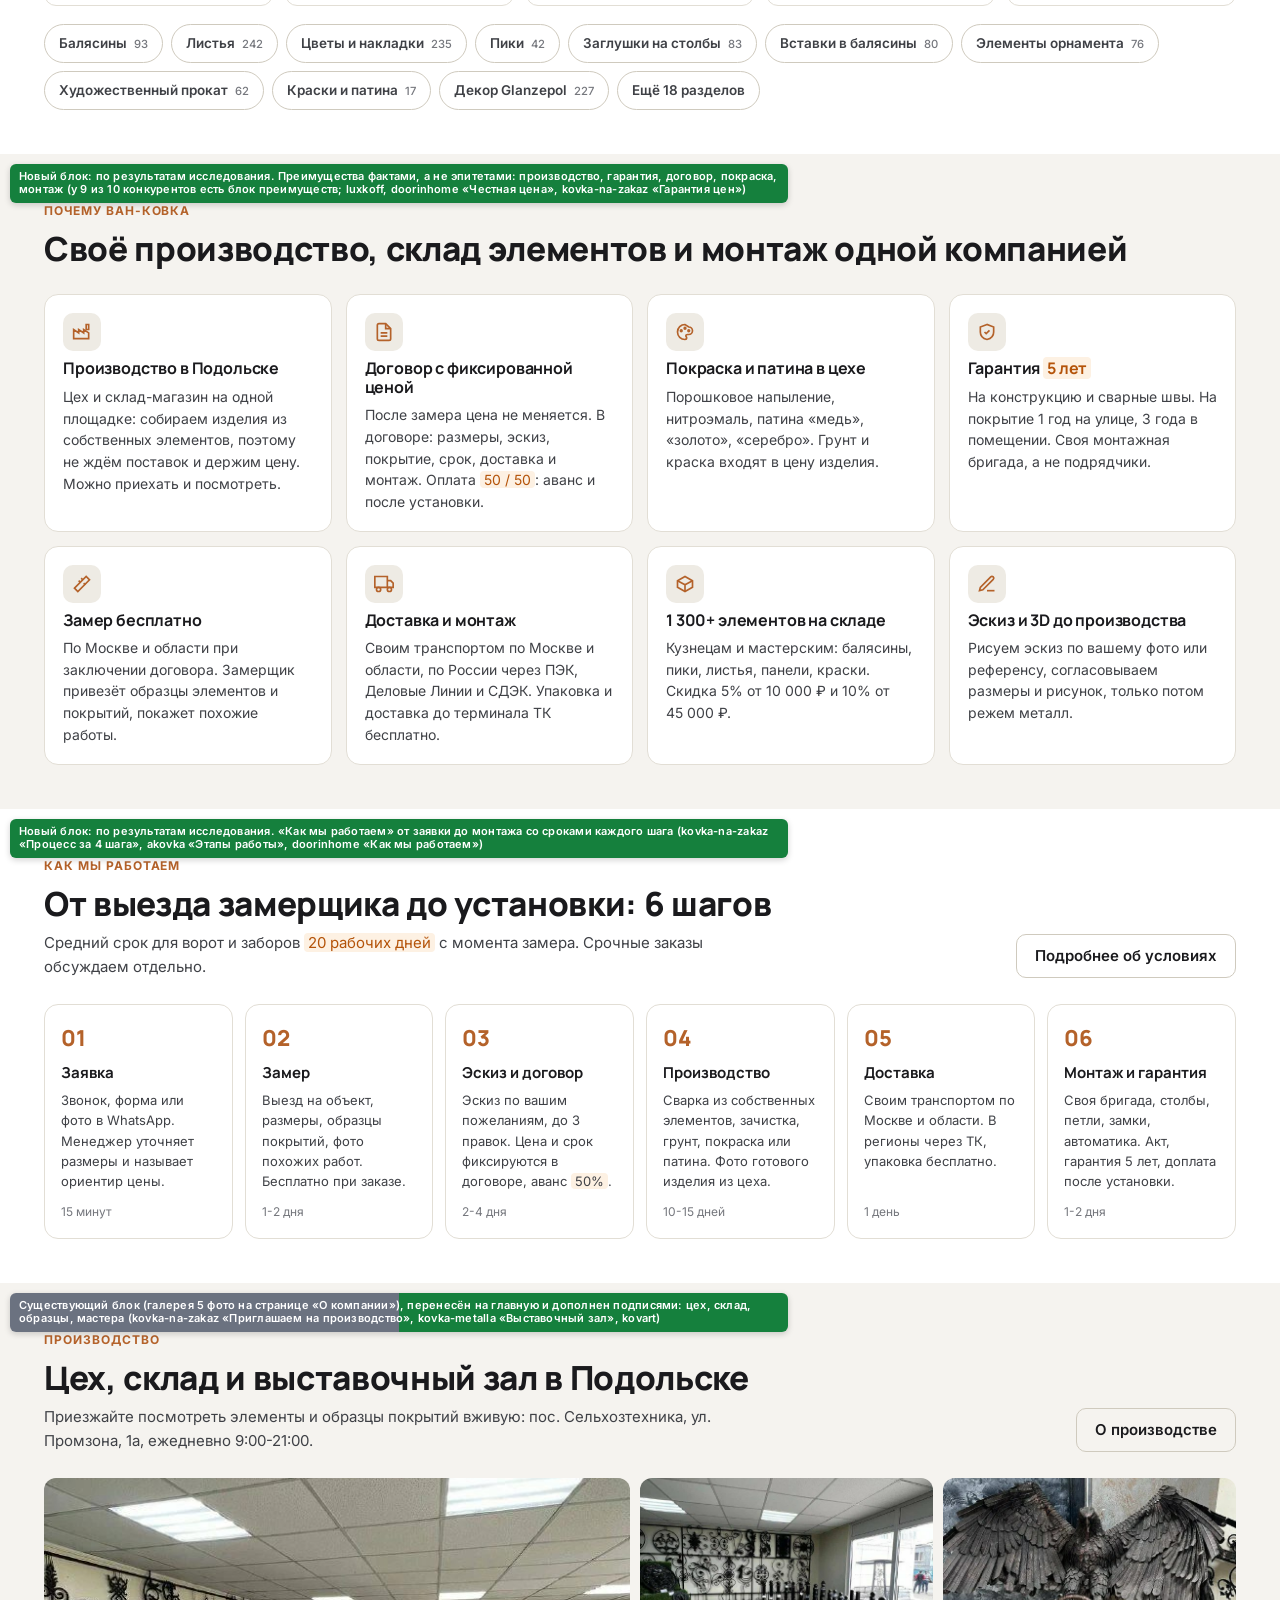
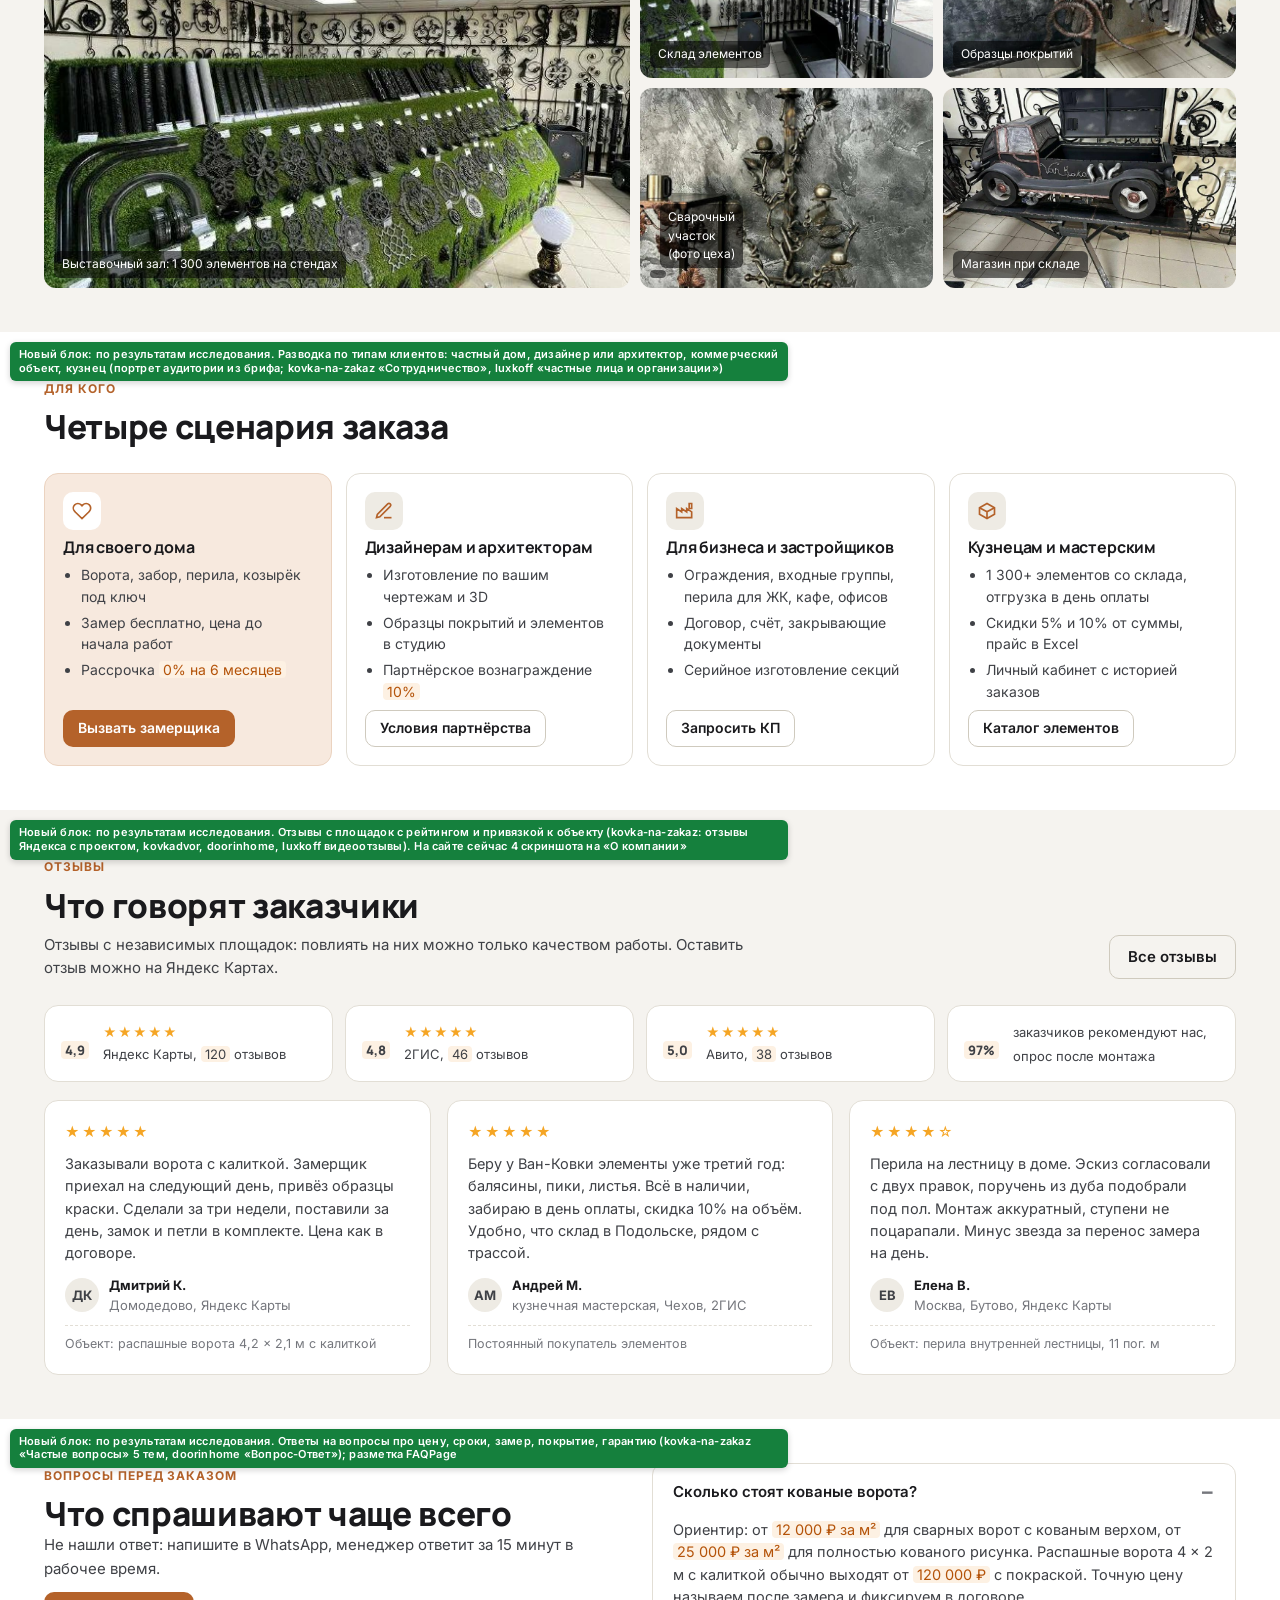
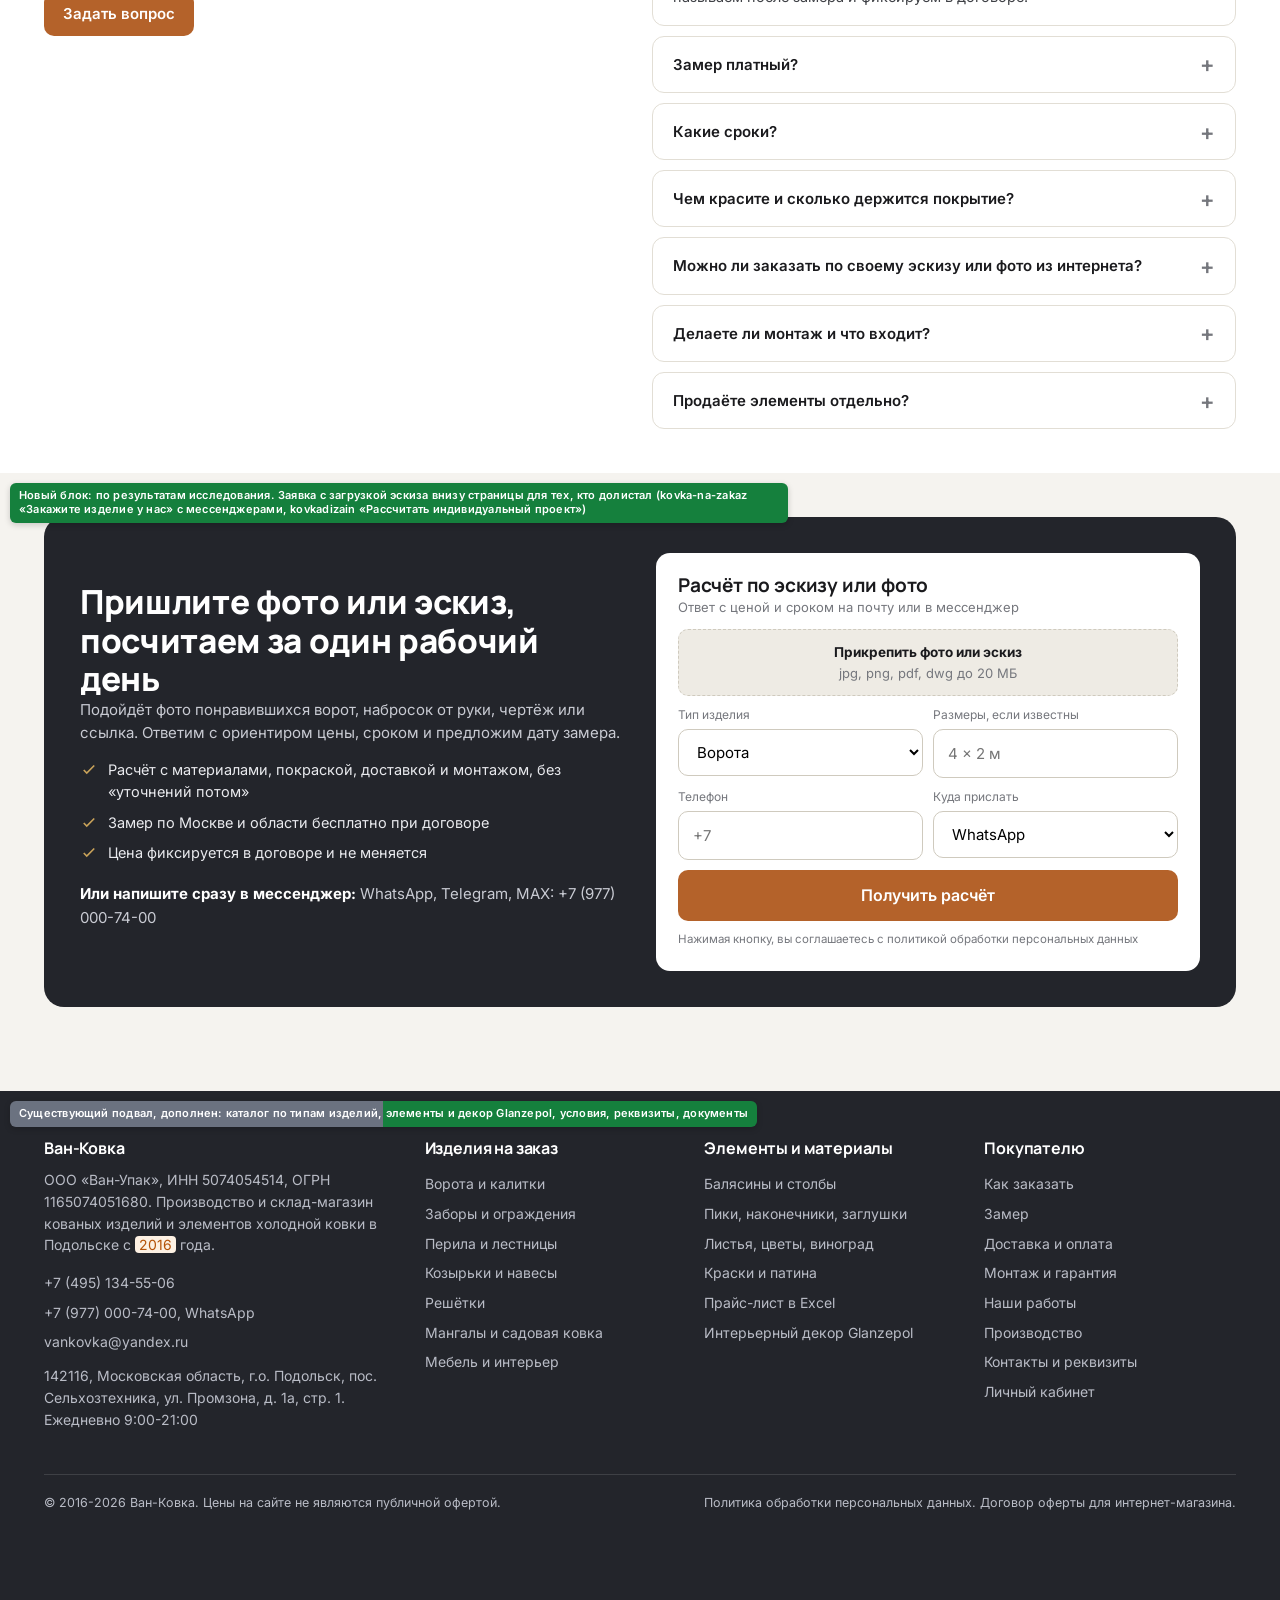
<file: prototypes/home.html>
<!DOCTYPE html>
<html lang="ru">
<head>
<meta charset="utf-8">
<meta name="viewport" content="width=device-width, initial-scale=1">
<title>Прототип: Главная. Ван-Ковка: кованые ворота, заборы, перила, козырьки на заказ и элементы ковки, Подольск</title>
<meta name="description" content="Прототип главной страницы van-kovka.ru: предложение и форма замера на первом экране, категории с ценой «от», работы, элементы для кузнецов, преимущества, этапы, производство, отзывы, FAQ.">
<link rel="preconnect" href="https://fonts.googleapis.com">
<link rel="preconnect" href="https://fonts.gstatic.com" crossorigin>
<link href="https://fonts.googleapis.com/css2?family=Inter:wght@400;500;600;700&family=Manrope:wght@500;700;800&display=swap" rel="stylesheet">
<link rel="icon" href="data:image/svg+xml,%3Csvg xmlns=%27http://www.w3.org/2000/svg%27 viewBox=%270 0 32 32%27%3E%3Crect width=%2732%27 height=%2732%27 rx=%277%27 fill=%27%23B4622A%27/%3E%3Ctext x=%2716%27 y=%2722%27 font-size=%2716%27 font-family=%27Arial%27 font-weight=%27700%27 fill=%27white%27 text-anchor=%27middle%27%3EВ%3C/text%3E%3C/svg%3E">
<link rel="stylesheet" href="../assets/styles.css?v=1">
</head>
<body>

<!-- Панель прототипа -->
<div class="proto-bar">
  <span class="pb-title">Прототип «Ван-Ковка»</span>
  <nav>
    <a href="../index.html">Обзор</a>
    <a href="home.html" class="active">Главная</a><a href="catalog.html">Каталог</a><a href="product.html">Карточка</a><a href="portfolio.html">Наши работы</a><a href="project.html">Объект</a><a href="about.html">О производстве</a><a href="order.html">Как заказать</a><a href="contacts.html">Контакты</a><a href="cart.html">Корзина</a><a href="account.html">Кабинет</a>
  </nav>
  <div class="pb-legend">
    <span><i style="background:#6B7280"></i>Существующий блок</span>
    <span><i style="background:#15803D"></i>Новый: по исследованию</span>
    <button class="pb-toggle" data-toggle-tags>Скрыть пометки</button>
  </div>
</div>

<!-- Верхняя полоса -->
<div class="topbar blk" id="top" data-tag="mix" data-label="Существующий блок (верхнее меню «О компании, Как заказать, Доставка, Контакты»), переработан: служебные разделы остались в верхней полосе, как на текущем сайте; добавлены режим, телефон и мессенджеры (kovka-na-zakaz, kovkadvor, kovart)">
  <div class="container">
    <nav class="tb-nav"><a href="portfolio.html">Наши работы</a><a href="about.html">Производство</a><a href="order.html">Как заказать</a><a href="order.html#dostavka">Доставка</a><a href="contacts.html">Контакты</a></nav>
    <span class="grow"></span>
    <span class="direct hide-m">Замер бесплатно при заказе</span>
    <span class="hide-m">Ежедневно 9:00-21:00</span>
    <a class="phone" href="tel:+74951345506">+7 (495) 134-55-06</a>
    <span class="tb-msgs">
      <a class="wa" href="#" title="WhatsApp"><svg viewBox="0 0 24 24" fill="currentColor"><path d="M12 2a10 10 0 0 0-8.6 15.1L2 22l5.1-1.3A10 10 0 1 0 12 2zm0 18.2a8.2 8.2 0 0 1-4.2-1.2l-.3-.2-3 .8.8-2.9-.2-.3A8.2 8.2 0 1 1 12 20.2zm4.5-6.1c-.2-.1-1.5-.7-1.7-.8s-.4-.1-.6.1-.6.8-.8 1-.3.2-.5.1a6.7 6.7 0 0 1-3.3-2.9c-.3-.4.3-.4.7-1.3.1-.2 0-.3 0-.4l-.8-1.8c-.2-.5-.4-.4-.6-.4h-.5a1 1 0 0 0-.7.3 3 3 0 0 0-.9 2.2 5.2 5.2 0 0 0 1.1 2.8 12 12 0 0 0 4.6 4c1.7.7 2.4.8 3.2.7a2.8 2.8 0 0 0 1.8-1.3 2.2 2.2 0 0 0 .2-1.3c-.1-.1-.3-.2-.5-.3z"/></svg></a>
      <a class="tg" href="#" title="Telegram"><svg viewBox="0 0 24 24" fill="currentColor"><path d="M21.9 4.6 18.7 19.5c-.2 1-.9 1.3-1.8.8l-4.9-3.6-2.4 2.3c-.3.3-.5.5-1 .5l.4-5 9.1-8.2c.4-.4-.1-.5-.6-.2L6.2 13.2 1.4 11.7c-1-.3-1-1 .2-1.5L20.5 3c.9-.3 1.6.2 1.4 1.6z"/></svg></a>
      <a class="mx" href="#" title="MAX"><svg viewBox="0 0 24 24" fill="none" stroke="currentColor" stroke-width="2.4" stroke-linejoin="round"><path d="M4 19V5l8 9 8-9v14"/></svg></a>
    </span>
  </div>
</div>

<!-- Шапка -->
<header class="header blk" data-tag="mix" data-label="Существующий блок, переработан: логотип, поиск по каталогу и артикулу (есть на текущем сайте, сохранён и вынесен в центр), кабинет, корзина и новая кнопка «Рассчитать стоимость» (kovka-na-zakaz, kovart, doorinhome)">
  <div class="container">
    <a class="logo" href="home.html"><img src="../assets/img/logo.webp" alt="Ван-Ковка"><span class="lg-txt"><b>Ван-Ковка</b><span>ковка и элементы, Подольск</span></span></a>
    <form class="search" data-search action="catalog.html" role="search">
      <svg viewBox="0 0 24 24" fill="none" stroke="currentColor" stroke-width="2"><circle cx="11" cy="11" r="7"/><path d="m21 21-4.3-4.3"/></svg><input type="search" placeholder="Поиск по каталогу и артикулу: ворота, балясина 5379" aria-label="Поиск по каталогу" autocomplete="off">
      <div class="search-drop"></div>
    </form>
    <div class="hdr-icons">
      <a class="msg" href="account.html" title="Личный кабинет"><svg viewBox="0 0 24 24" fill="none" stroke="currentColor" stroke-width="2"><path d="M20 21v-2a4 4 0 0 0-4-4H8a4 4 0 0 0-4 4v2"/><circle cx="12" cy="7" r="4"/></svg></a>
      <a class="msg" href="cart.html" title="Корзина"><svg viewBox="0 0 24 24" fill="none" stroke="currentColor" stroke-width="2"><circle cx="9" cy="21" r="1"/><circle cx="20" cy="21" r="1"/><path d="M1 1h4l2.7 13.4a2 2 0 0 0 2 1.6h9.7a2 2 0 0 0 2-1.6L23 6H6"/></svg><span class="cnt">3</span></a>
    </div>
    <a class="btn btn-primary" href="#" data-ask data-ask-title="Рассчитать стоимость изделия" data-ask-sub="Опишите, что нужно, и приложите фото или эскиз. Менеджер пришлёт расчёт в течение рабочего дня">Рассчитать стоимость</a>
    <button class="burger" data-open-menu aria-label="Меню"><svg viewBox="0 0 24 24" fill="none" stroke="currentColor" stroke-width="2"><path d="M4 7h16M4 12h16M4 17h16"/></svg></button>
  </div>
</header>

<!-- Меню каталога -->
<div class="catbar blk" data-tag="mix" data-label="Существующее левое меню каталога из 45 пунктов, переработано: одна строка без дублей, изделия на заказ по типам и отдельный вход в магазин элементов. Три логотипа направлений из шапки убраны намеренно: «Художественная ковка» стала основным каталогом, Glanzepol остался разделом магазина элементов, «Иранская ковка» вела на другой сайт">
  <div class="container">
    <nav class="cat-links"><a class="all" href="catalog.html">Каталог изделий</a><a href="catalog.html" title="Кованые ворота и калитки">Ворота</a><a href="catalog.html" title="Кованые заборы и ограждения">Заборы</a><a href="catalog.html" title="Перила и лестницы">Перила</a><a href="catalog.html" title="Козырьки и навесы">Козырьки</a><a href="catalog.html" title="Решётки на окна и двери">Решётки</a><a href="catalog.html" title="Мангалы и садовая ковка">Мангалы</a><a href="catalog.html" title="Кованая мебель и интерьер">Мебель</a></nav>
    <div class="cb-brands">
      <a href="catalog.html#elements" title="Магазин элементов холодной ковки: 22 раздела и интерьерный декор Glanzepol"><svg viewBox="0 0 24 24" fill="none" stroke="currentColor" stroke-width="2"><path d="M21 8 12 3 3 8v8l9 5 9-5z"/><path d="M3 8l9 5 9-5M12 13v8"/></svg>Элементы ковки</a>
    </div>
  </div>
</div>

<!-- Мобильное меню -->
<div class="drawer">
  <div class="panel">
    <button class="close" data-close-menu aria-label="Закрыть">✕</button>
    <h4>Поиск</h4>
    <form class="search in-drawer" data-search action="catalog.html" role="search">
      <svg viewBox="0 0 24 24" fill="none" stroke="currentColor" stroke-width="2"><circle cx="11" cy="11" r="7"/><path d="m21 21-4.3-4.3"/></svg><input type="search" placeholder="Поиск по каталогу и артикулу: ворота, балясина 5379" aria-label="Поиск по каталогу" autocomplete="off">
      <div class="search-drop"></div>
    </form>
    <h4>Изделия на заказ</h4>
    <a href="catalog.html">Ворота и калитки</a><a href="catalog.html">Заборы и ограждения</a><a href="catalog.html">Перила и лестницы</a><a href="catalog.html">Козырьки и навесы</a><a href="catalog.html">Решётки на окна</a><a href="catalog.html">Мангалы и садовая ковка</a><a href="catalog.html">Мебель и интерьер</a>
    <h4>Магазин элементов</h4>
    <a href="catalog.html#elements">Элементы холодной ковки: 22 раздела</a><a href="catalog.html#elements">Интерьерный декор Glanzepol</a><a href="catalog.html#elements">Прайс-лист в Excel</a>
    <h4>Компания</h4>
    <a href="portfolio.html">Наши работы</a><a href="about.html">Производство</a><a href="order.html">Как заказать, замер, доставка, монтаж</a><a href="contacts.html">Контакты</a><a href="account.html">Личный кабинет</a><a href="cart.html">Корзина</a>
    <h4>Связь</h4>
    <a href="tel:+74951345506">+7 (495) 134-55-06</a><a href="tel:+79770007400">+7 (977) 000-74-00</a><a href="mailto:vankovka@yandex.ru">vankovka@yandex.ru</a><a href="#">WhatsApp</a><a href="#">Telegram</a><a href="#">MAX</a>
  </div>
</div>

<!-- Первый экран -->
<section class="hero blk" id="hero" data-tag="mix" data-label="Существующий блок (H1 «КОВАНЫЕ ИЗДЕЛИЯ» и текст про историю ковки), переработан: предложение, три факта, кнопка действия и форма «вызвать замерщика / загрузить эскиз» (kovka-na-zakaz, kovkadvor, kovart, luxkoff)">
  <div class="container">
    <div>
      <span class="geo"><svg viewBox="0 0 24 24" fill="none" stroke="currentColor" stroke-width="2"><path d="M12 22s7-6.5 7-12a7 7 0 1 0-14 0c0 5.5 7 12 7 12z"/><circle cx="12" cy="10" r="2.5"/></svg> Подольск, выезд замерщика по Москве и области, доставка по России</span>
      <h1>Кованые ворота, заборы, перила и козырьки на заказ. Своё производство в Подольске</h1>
      <p class="lead">Изготавливаем по вашим размерам и эскизу, красим порошковой краской или патиной, привозим и монтируем. Кузнецам и мастерским продаём элементы холодной ковки со склада: более 1&nbsp;300 позиций в наличии.</p>
      <div class="bullets">
        <div class="bullet"><b>Замер и расчёт бесплатно</b><span>Выезд по Москве и области при заказе, цена фиксируется в договоре</span></div>
        <div class="bullet"><b>Срок от <span class="fill">14&nbsp;дней</span></b><span>Типовые изделия из каталога, индивидуальные от 20 рабочих дней</span></div>
        <div class="bullet"><b>Гарантия <span class="fill">5&nbsp;лет</span></b><span>На конструкцию и сварные швы, 1&nbsp;год на покрытие</span></div>
      </div>
      <div class="cta-row">
        <a class="btn btn-primary btn-lg" href="catalog.html">Смотреть каталог</a>
        <a class="btn btn-outline btn-lg on-dark" href="portfolio.html">Наши работы</a>
        <span class="note">Или напишите в WhatsApp, ответим в течение 15 минут в рабочее время</span>
      </div>
    </div>
    <form class="hero-form" data-done="Принято, менеджер свяжется за 15 минут">
      <div class="form-tabs">
        <button type="button" class="active" data-form="zamer">Вызвать замерщика</button>
        <button type="button" data-form="eskiz">Загрузить эскиз</button>
      </div>
      <div data-form-panel="zamer">
        <h3>Вызвать замерщика</h3>
        <div class="sub">Приедем, снимем размеры, покажем образцы покрытий и назовём цену на месте</div>
        <label class="field"><span>Что нужно</span><select><option>Ворота или калитка</option><option>Забор или ограждение участка</option><option>Перила или лестница</option><option>Козырёк или навес</option><option>Решётки на окна</option><option>Мангал, мебель, интерьер</option><option>Другое, опишу в комментарии</option></select></label>
        <div class="row2">
          <label class="field"><span>Город или посёлок</span><input type="text" placeholder="Подольск, Домодедово, Москва"></label>
          <label class="field"><span>Телефон</span><input type="tel" placeholder="+7" required></label>
        </div>
      </div>
      <div data-form-panel="eskiz" style="display:none">
        <h3>Рассчитать по эскизу или фото</h3>
        <div class="sub">Подойдёт фото понравившихся ворот из интернета, набросок от руки или чертёж</div>
        <div class="upload"><b>Прикрепить файл</b>jpg, png, pdf, dwg до 20 МБ</div>
        <div class="row2" style="margin-top:10px">
          <label class="field"><span>Размеры, если знаете</span><input type="text" placeholder="4 × 2 м"></label>
          <label class="field"><span>Телефон</span><input type="tel" placeholder="+7"></label>
        </div>
      </div>
      <button class="btn btn-primary btn-block btn-lg" type="submit">Получить расчёт</button>
      <div class="guarantee"><svg viewBox="0 0 24 24" fill="none" stroke="currentColor" stroke-width="2"><path d="M12 3 4 6v6c0 5 3.5 8 8 9 4.5-1 8-4 8-9V6z"/><path d="m9 12 2 2 4-4"/></svg><span><b>Цена не меняется после замера.</b> Материалы, покраска, доставка и монтаж прописаны в договоре.</span></div>
      <div class="reply-note"><i></i>Перезвоним за 15 минут ежедневно с 9:00 до 21:00</div>
    </form>
  </div>
</section>

<!-- Полоса цифр -->
<div class="trust-strip blk" id="trust" data-tag="res" data-label="Новый блок: по результатам исследования. Цифры компании на первом экране (kovka-na-zakaz «13&nbsp;лет, 5.0, 1500+ работ», kovart, kovka-metalla «20&nbsp;лет»)">
  <div class="container">
    <div class="item"><b>с 2016&nbsp;года</b><span>производство и склад-магазин в Подольске, ООО «Ван-Упак»</span></div>
    <div class="item"><b>1&nbsp;300+</b><span>элементов холодной ковки в наличии на складе, отгрузка в день оплаты</span></div>
    <div class="item"><b><span class="fill">350+</span></b><span>ворот, заборов, перил и козырьков установлено в Москве и области</span></div>
    <div class="item"><b>200+</b><span>готовых эскизов ворот, заборов, лестниц, козырьков, навесов и мангалов в каталоге</span></div>
    <div class="item"><b><span class="fill">4,9</span></b><span>рейтинг на Яндекс Картах, <span class="fill">120</span> отзывов</span></div>
  </div>
</div>
<section class="section  blk" id="categories" data-tag="mix" data-label="Существующий блок (плитка из 39 разделов, половина без картинок), переработан: 8 категорий по назначению с фото, числом эскизов и ценой «от» (kovka-na-zakaz «Основные направления», kovkadvor, kovkadizain)">

  <div class="container">
    <div class="section-head"><div><span class="eyebrow">Что изготавливаем</span><h2>Каталог кованых изделий</h2><p>Выберите тип изделия, посмотрите эскизы с ценой «от» и отправьте понравившийся на расчёт. Или пришлите свой эскиз.</p></div><a class="btn btn-outline" href="catalog.html">Весь каталог</a></div>
    <div class="cat-grid">
    <a class="cat" href="catalog.html">
      <div class="pic"><img src="../assets/img/gates-2.jpg" alt="Кованые ворота и калитки" loading="lazy"></div>
      <div class="body"><h3>Кованые ворота и калитки</h3><span class="sub">Распашные и откатные, с калиткой и автоматикой</span><div class="p"><span>27 эскизов</span><b><span class="fill">от 12&nbsp;000 ₽ за м²</span></b></div></div>
    </a>
    <a class="cat" href="catalog.html">
      <div class="pic"><img src="../assets/img/fence-1.jpg" alt="Кованые заборы и ограждения" loading="lazy"></div>
      <div class="body"><h3>Кованые заборы и ограждения</h3><span class="sub">Секции, ограждения участка, французские балконы</span><div class="p"><span>54 эскизов</span><b><span class="fill">от 5&nbsp;000 ₽ за м²</span></b></div></div>
    </a>
    <a class="cat" href="catalog.html">
      <div class="pic"><img src="../assets/img/stairs-4.jpg" alt="Перила и лестницы" loading="lazy"></div>
      <div class="body"><h3>Перила и лестницы</h3><span class="sub">Для крыльца, террасы, внутренних лестниц</span><div class="p"><span>36 эскизов</span><b><span class="fill">от 12&nbsp;000 ₽ за пог. м</span></b></div></div>
    </a>
    <a class="cat" href="catalog.html">
      <div class="pic"><img src="../assets/img/awning-3.jpg" alt="Козырьки и навесы" loading="lazy"></div>
      <div class="body"><h3>Козырьки и навесы</h3><span class="sub">Над входом, для авто, с поликарбонатом</span><div class="p"><span>62 эскизов</span><b><span class="fill">от 15&nbsp;000 ₽ за м²</span></b></div></div>
    </a>
    <a class="cat" href="catalog.html">
      <div class="pic"><img src="../assets/img/fence-3.jpg" alt="Решётки на окна и двери" loading="lazy"></div>
      <div class="body"><h3>Решётки на окна и двери</h3><span class="sub">Глухие и распашные, с замком</span><div class="p"><span>по эскизу</span><b><span class="fill">от 4&nbsp;600 ₽ за м²</span></b></div></div>
    </a>
    <a class="cat" href="catalog.html">
      <div class="pic"><img src="../assets/img/grill-2.jpg" alt="Мангалы и садовая ковка" loading="lazy"></div>
      <div class="body"><h3>Мангалы и садовая ковка</h3><span class="sub">Мангалы, скамейки, качели, цветочницы</span><div class="p"><span>25 эскизов</span><b><span class="fill">от 16&nbsp;000 ₽</span></b></div></div>
    </a>
    <a class="cat" href="catalog.html">
      <div class="pic"><img src="../assets/img/excl-1.jpg" alt="Кованая мебель и интерьер" loading="lazy"></div>
      <div class="body"><h3>Кованая мебель и интерьер</h3><span class="sub">Столы, кровати, каминные наборы, фонари</span><div class="p"><span>8 эскизов</span><b><span class="fill">по эскизу</span></b></div></div>
    </a>
    <a class="cat" href="catalog.html#elements">
      <div class="pic"><img src="../assets/img/baluster-1.jpg" alt="Кованые элементы для кузнецов" loading="lazy"></div>
      <div class="body"><h3>Кованые элементы для кузнецов</h3><span class="sub">Балясины, пики, листья, панели, краски: 22 разделов</span><div class="p"><span>1&nbsp;300+ позиций</span><b><span class="fill">от 89 ₽ за шт</span></b></div></div>
    </a></div>
  </div>
</section>
<section class="section  blk" id="works" data-tag="res" data-label="Новый блок: по результатам исследования. Готовые объекты с местом, сроком и ценой вместо абстрактных фото (kovka-na-zakaz «Уже работали рядом с вами», kovart «Портфолио», akovka «Галерея»)">

  <div class="container">
    <div class="section-head"><div><span class="eyebrow">Наши работы</span><h2>Установлено в Подмосковье</h2><p>Каждый объект: фото, задача, размеры, покрытие, срок и стоимость. Фильтр по типу изделия и району на странице «Наши работы».</p></div><a class="btn btn-outline" href="portfolio.html">Все работы</a></div>
    <div class="work-grid">
      <a class="work" href="project.html">
        <div class="pic"><img src="../assets/img/gates-1.jpg" alt="Кованые ворота с калиткой, Домодедово" loading="lazy"><span class="chip">Ворота</span></div>
        <div class="body"><h3>Распашные ворота с калиткой и виноградной лозой</h3><div class="facts"><span><b>Домодедово</b></span><span>4,2 × 2,1 м</span><span>порошковая краска</span><span><b><span class="fill">18&nbsp;дней</span></b></span></div><p>Ворота под кирпичные столбы заказчика, фонари на столбах, автоматика подготовлена.</p></div>
      </a>
      <a class="work" href="project.html">
        <div class="pic"><img src="../assets/img/fence-2.jpg" alt="Кованый забор, Подольск" loading="lazy"><span class="chip">Забор</span></div>
        <div class="body"><h3>Забор 38 метров с кованым верхом и профлистом</h3><div class="facts"><span><b>Подольск</b></span><span>секции 2,5 × 1,8 м</span><span>патина «медь»</span><span><b><span class="fill">21 день</span></b></span></div><p>Столбы 60 × 60, монтаж с фундаментом под столбы, калитка в том же рисунке.</p></div>
      </a>
      <a class="work" href="project.html">
        <div class="pic"><img src="../assets/img/stairs-1.jpg" alt="Кованые перила лестницы, Москва" loading="lazy"><span class="chip">Перила</span></div>
        <div class="body"><h3>Перила внутренней лестницы с дубовым поручнем</h3><div class="facts"><span><b>Москва, Бутово</b></span><span>11&nbsp;пог. м</span><span>чёрный матовый</span><span><b><span class="fill">16&nbsp;дней</span></b></span></div><p>Замер по готовым ступеням, крепление в ступень, поручень из дуба под цвет пола.</p></div>
      </a>
    </div>
  </div>
</section>
<section class="section alt blk" id="elements" data-tag="mix" data-label="Существующий блок «Магазин ковки, лидеры продаж» (4 балясины), переработан: отдельный блок для кузнецов и мастерских с разделами, наличием, ценой и корзиной, скидками от суммы (studiakovki, kovkaprom, podkova)">

  <div class="container">
    <div class="section-head"><div><span class="eyebrow">Кузнецам и мастерским</span><h2>Элементы холодной ковки со склада в Подольске</h2><p>22 разделов, более 1&nbsp;300 позиций в наличии. Оптовые скидки: 5% от 10&nbsp;000 ₽, 10% от 45&nbsp;000 ₽. Самовывоз в день оплаты, отправка транспортной компанией по России.</p></div><a class="btn btn-outline" href="catalog.html#elements">Все элементы и прайс</a></div>
    <div class="el-grid">
      <div class="el"><div class="pic"><img src="../assets/img/baluster-2.jpg" alt="Балясина 5379" loading="lazy"></div><b>Балясина 5379</b><span class="sz">900&nbsp;мм, труба ø30, 1&nbsp;кг</span><span class="chip ok">В наличии 240&nbsp;шт</span><div class="p"><span class="price">570 ₽</span><span class="qty"><button data-dir="-">−</button><input value="1"><button data-dir="+">+</button></span></div><a class="btn btn-dark btn-sm" href="cart.html">В корзину</a></div>
      <div class="el"><div class="pic"><img src="../assets/img/baluster-1.jpg" alt="Балясина 11.002" loading="lazy"></div><b>Балясина 11.002</b><span class="sz">950&nbsp;мм, кв. 14 × 14, 1,3&nbsp;кг</span><span class="chip ok">В наличии 510&nbsp;шт</span><div class="p"><span class="price">470 ₽</span><span class="qty"><button data-dir="-">−</button><input value="1"><button data-dir="+">+</button></span></div><a class="btn btn-dark btn-sm" href="cart.html">В корзину</a></div>
      <div class="el"><div class="pic"><img src="../assets/img/baluster-3.jpg" alt="Начальный столб 5818" loading="lazy"></div><b>Начальный столб 5818</b><span class="sz">1000&nbsp;мм, осн. 53 × 53, 2,04&nbsp;кг</span><span class="chip ok">В наличии 64&nbsp;шт</span><div class="p"><span class="price">1&nbsp;092 ₽</span><span class="qty"><button data-dir="-">−</button><input value="1"><button data-dir="+">+</button></span></div><a class="btn btn-dark btn-sm" href="cart.html">В корзину</a></div>
      <div class="el"><div class="pic"><img src="../assets/img/pike-1.jpg" alt="Пика А9/12" loading="lazy"></div><b>Пика А9/12</b><span class="sz">110 × 25&nbsp;мм, отв. кв. 12</span><span class="chip ok">В наличии 1&nbsp;200&nbsp;шт</span><div class="p"><span class="price"><span class="fill">95 ₽</span></span><span class="qty"><button data-dir="-">−</button><input value="10"><button data-dir="+">+</button></span></div><a class="btn btn-dark btn-sm" href="cart.html">В корзину</a></div>
      <div class="el"><div class="pic"><img src="../assets/img/baluster-6.jpg" alt="Балясина композиционная 4813" loading="lazy"></div><b>Балясина композиционная 4813</b><span class="sz">720 × 315&nbsp;мм, труба 15 × 15, 1,51&nbsp;кг</span><span class="chip ok">В наличии 180&nbsp;шт</span><div class="p"><span class="price">487 ₽</span><span class="qty"><button data-dir="-">−</button><input value="1"><button data-dir="+">+</button></span></div><a class="btn btn-dark btn-sm" href="cart.html">В корзину</a></div>
    </div>
    <div class="tabs" style="margin:18px 0 0">
      <a href="catalog.html#elements">Балясины <small>93</small></a><a href="catalog.html#elements">Листья <small>242</small></a><a href="catalog.html#elements">Цветы и накладки <small>235</small></a><a href="catalog.html#elements">Пики <small>42</small></a><a href="catalog.html#elements">Заглушки на столбы <small>83</small></a><a href="catalog.html#elements">Вставки в балясины <small>80</small></a><a href="catalog.html#elements">Элементы орнамента <small>76</small></a><a href="catalog.html#elements">Художественный прокат <small>62</small></a><a href="catalog.html#elements">Краски и патина <small>17</small></a><a href="catalog.html#elements">Декор Glanzepol <small>227</small></a><a href="catalog.html#elements">Ещё 18 разделов</a>
    </div>
  </div>
</section>
<section class="section  blk" id="advantages" data-tag="res" data-label="Новый блок: по результатам исследования. Преимущества фактами, а не эпитетами: производство, гарантия, договор, покраска, монтаж (у 9 из 10 конкурентов есть блок преимуществ; luxkoff, doorinhome «Честная цена», kovka-na-zakaz «Гарантия цен»)">

  <div class="container">
    <div class="section-head"><div><span class="eyebrow">Почему Ван-Ковка</span><h2>Своё производство, склад элементов и монтаж одной компанией</h2></div></div>
    <div class="info-grid cols-4">
      <div class="info"><div class="ic"><svg viewBox="0 0 24 24" fill="none" stroke="currentColor" stroke-width="2"><path d="M2 20V9l6 4V9l6 4V9l6 4v7z"/><path d="M17 3h3v6h-3z"/></svg></div><h3>Производство в Подольске</h3><p>Цех и склад-магазин на одной площадке: собираем изделия из собственных элементов, поэтому не ждём поставок и держим цену. Можно приехать и посмотреть.</p></div>
      <div class="info"><div class="ic"><svg viewBox="0 0 24 24" fill="none" stroke="currentColor" stroke-width="2"><path d="M14 2H6a2 2 0 0 0-2 2v16a2 2 0 0 0 2 2h12a2 2 0 0 0 2-2V8z"/><path d="M14 2v6h6M8 13h8M8 17h8"/></svg></div><h3>Договор с фиксированной ценой</h3><p>После замера цена не меняется. В договоре: размеры, эскиз, покрытие, срок, доставка и монтаж. Оплата <span class="fill">50 / 50</span>: аванс и после установки.</p></div>
      <div class="info"><div class="ic"><svg viewBox="0 0 24 24" fill="none" stroke="currentColor" stroke-width="2"><path d="M12 3a9 9 0 1 0 0 18c1.5 0 2-1 2-2s-1-1.5-1-2.5 1-1.5 2-1.5h1.5a4.5 4.5 0 0 0 0-9z"/><circle cx="7.5" cy="10.5" r="1"/><circle cx="12" cy="7.5" r="1"/><circle cx="16.5" cy="10.5" r="1"/></svg></div><h3>Покраска и патина в цехе</h3><p>Порошковое напыление, нитроэмаль, патина «медь», «золото», «серебро». Грунт и краска входят в цену изделия.</p></div>
      <div class="info"><div class="ic"><svg viewBox="0 0 24 24" fill="none" stroke="currentColor" stroke-width="2"><path d="M12 3 4 6v6c0 5 3.5 8 8 9 4.5-1 8-4 8-9V6z"/><path d="m9 12 2 2 4-4"/></svg></div><h3>Гарантия <span class="fill">5&nbsp;лет</span></h3><p>На конструкцию и сварные швы. На покрытие 1&nbsp;год на улице, 3&nbsp;года в помещении. Своя монтажная бригада, а не подрядчики.</p></div>
      <div class="info"><div class="ic"><svg viewBox="0 0 24 24" fill="none" stroke="currentColor" stroke-width="2"><path d="m3 17 14-14 4 4L7 21z"/><path d="m8 8 2 2M11 5l2 2M14 11l2 2"/></svg></div><h3>Замер бесплатно</h3><p>По Москве и области при заключении договора. Замерщик привезёт образцы элементов и покрытий, покажет похожие работы.</p></div>
      <div class="info"><div class="ic"><svg viewBox="0 0 24 24" fill="none" stroke="currentColor" stroke-width="2"><path d="M1 3h15v13H1zM16 8h4l3 3v5h-7z"/><circle cx="5.5" cy="18.5" r="2.5"/><circle cx="18.5" cy="18.5" r="2.5"/></svg></div><h3>Доставка и монтаж</h3><p>Своим транспортом по Москве и области, по России через ПЭК, Деловые Линии и СДЭК. Упаковка и доставка до терминала ТК бесплатно.</p></div>
      <div class="info"><div class="ic"><svg viewBox="0 0 24 24" fill="none" stroke="currentColor" stroke-width="2"><path d="M21 8 12 3 3 8v8l9 5 9-5z"/><path d="M3 8l9 5 9-5M12 13v8"/></svg></div><h3>1&nbsp;300+ элементов на складе</h3><p>Кузнецам и мастерским: балясины, пики, листья, панели, краски. Скидка 5% от 10&nbsp;000 ₽ и 10% от 45&nbsp;000 ₽.</p></div>
      <div class="info"><div class="ic"><svg viewBox="0 0 24 24" fill="none" stroke="currentColor" stroke-width="2"><path d="M12 20h9"/><path d="M16.5 3.5a2.1 2.1 0 0 1 3 3L7 19l-4 1 1-4z"/></svg></div><h3>Эскиз и 3D до производства</h3><p>Рисуем эскиз по вашему фото или референсу, согласовываем размеры и рисунок, только потом режем металл.</p></div>
    </div>
  </div>
</section>
<section class="section alt blk" id="steps" data-tag="res" data-label="Новый блок: по результатам исследования. «Как мы работаем» от заявки до монтажа со сроками каждого шага (kovka-na-zakaz «Процесс за 4 шага», akovka «Этапы работы», doorinhome «Как мы работаем»)">

  <div class="container">
    <div class="section-head"><div><span class="eyebrow">Как мы работаем</span><h2>От выезда замерщика до установки: 6 шагов</h2><p>Средний срок для ворот и заборов <span class="fill">20 рабочих дней</span> с момента замера. Срочные заказы обсуждаем отдельно.</p></div><a class="btn btn-outline" href="order.html">Подробнее об условиях</a></div>
    <div class="steps">
      <div class="step"><b>Заявка</b><span>Звонок, форма или фото в WhatsApp. Менеджер уточняет размеры и называет ориентир цены.</span><div class="t">15 минут</div></div>
      <div class="step"><b>Замер</b><span>Выезд на объект, размеры, образцы покрытий, фото похожих работ. Бесплатно при заказе.</span><div class="t">1-2&nbsp;дня</div></div>
      <div class="step"><b>Эскиз и договор</b><span>Эскиз по вашим пожеланиям, до 3 правок. Цена и срок фиксируются в договоре, аванс <span class="fill">50%</span>.</span><div class="t">2-4&nbsp;дня</div></div>
      <div class="step"><b>Производство</b><span>Сварка из собственных элементов, зачистка, грунт, покраска или патина. Фото готового изделия из цеха.</span><div class="t">10-15&nbsp;дней</div></div>
      <div class="step"><b>Доставка</b><span>Своим транспортом по Москве и области. В регионы через ТК, упаковка бесплатно.</span><div class="t">1 день</div></div>
      <div class="step"><b>Монтаж и гарантия</b><span>Своя бригада, столбы, петли, замки, автоматика. Акт, гарантия 5&nbsp;лет, доплата после установки.</span><div class="t">1-2&nbsp;дня</div></div>
    </div>
  </div>
</section>
<section class="section  blk" id="production" data-tag="mix" data-label="Существующий блок (галерея 5 фото на странице «О компании»), перенесён на главную и дополнен подписями: цех, склад, образцы, мастера (kovka-na-zakaz «Приглашаем на производство», kovka-metalla «Выставочный зал», kovart)">

  <div class="container">
    <div class="section-head"><div><span class="eyebrow">Производство</span><h2>Цех, склад и выставочный зал в Подольске</h2><p>Приезжайте посмотреть элементы и образцы покрытий вживую: пос. Сельхозтехника, ул. Промзона, 1а, ежедневно 9:00-21:00.</p></div><a class="btn btn-outline" href="about.html">О производстве</a></div>
    <div class="gal-grid">
      <a href="about.html"><img src="../assets/img/showroom-1.jpg" alt="Выставочный зал элементов" loading="lazy"><span>Выставочный зал: 1&nbsp;300 элементов на стендах</span></a>
      <a href="about.html"><img src="../assets/img/showroom-2.jpg" alt="Склад" loading="lazy"><span>Склад элементов</span></a>
      <a href="about.html"><img src="../assets/img/showroom-3.jpg" alt="Образцы" loading="lazy"><span>Образцы покрытий</span></a>
      <a href="about.html"><img src="../assets/img/showroom-4.jpg" alt="Цех" loading="lazy"><span><span class="fill">Сварочный участок (фото цеха)</span></span></a>
      <a href="about.html"><img src="../assets/img/showroom-5.jpg" alt="Магазин" loading="lazy"><span>Магазин при складе</span></a>
    </div>
  </div>
</section>
<section class="section alt blk" id="audience" data-tag="res" data-label="Новый блок: по результатам исследования. Разводка по типам клиентов: частный дом, дизайнер или архитектор, коммерческий объект, кузнец (портрет аудитории из брифа; kovka-na-zakaz «Сотрудничество», luxkoff «частные лица и организации»)">

  <div class="container">
    <div class="section-head"><div><span class="eyebrow">Для кого</span><h2>Четыре сценария заказа</h2></div></div>
    <div class="info-grid cols-4">
      <div class="info accent"><div class="ic"><svg viewBox="0 0 24 24" fill="none" stroke="currentColor" stroke-width="2"><path d="M20.8 4.6a5.5 5.5 0 0 0-7.8 0L12 5.7l-1-1.1a5.5 5.5 0 0 0-7.8 7.8l1 1.1L12 21l7.8-7.5 1-1.1a5.5 5.5 0 0 0 0-7.8z"/></svg></div><h3>Для своего дома</h3><ul><li>Ворота, забор, перила, козырёк под ключ</li><li>Замер бесплатно, цена до начала работ</li><li>Рассрочка <span class="fill">0% на 6 месяцев</span></li></ul><a class="btn btn-primary btn-sm" href="#" data-ask data-ask-title="Вызвать замерщика" data-ask-sub="Оставьте адрес и телефон, согласуем время выезда">Вызвать замерщика</a></div>
      <div class="info"><div class="ic"><svg viewBox="0 0 24 24" fill="none" stroke="currentColor" stroke-width="2"><path d="M12 20h9"/><path d="M16.5 3.5a2.1 2.1 0 0 1 3 3L7 19l-4 1 1-4z"/></svg></div><h3>Дизайнерам и архитекторам</h3><ul><li>Изготовление по вашим чертежам и 3D</li><li>Образцы покрытий и элементов в студию</li><li>Партнёрское вознаграждение <span class="fill">10%</span></li></ul><a class="btn btn-outline btn-sm" href="#" data-ask data-ask-title="Сотрудничество с дизайнерами" data-ask-sub="Оставьте контакты, вышлем условия и каталог элементов">Условия партнёрства</a></div>
      <div class="info"><div class="ic"><svg viewBox="0 0 24 24" fill="none" stroke="currentColor" stroke-width="2"><path d="M2 20V9l6 4V9l6 4V9l6 4v7z"/><path d="M17 3h3v6h-3z"/></svg></div><h3>Для бизнеса и застройщиков</h3><ul><li>Ограждения, входные группы, перила для ЖК, кафе, офисов</li><li>Договор, счёт, закрывающие документы</li><li>Серийное изготовление секций</li></ul><a class="btn btn-outline btn-sm" href="#" data-ask data-ask-title="Запросить коммерческое предложение" data-ask-sub="Опишите объект и объём, пришлём КП в течение рабочего дня">Запросить КП</a></div>
      <div class="info"><div class="ic"><svg viewBox="0 0 24 24" fill="none" stroke="currentColor" stroke-width="2"><path d="M21 8 12 3 3 8v8l9 5 9-5z"/><path d="M3 8l9 5 9-5M12 13v8"/></svg></div><h3>Кузнецам и мастерским</h3><ul><li>1&nbsp;300+ элементов со склада, отгрузка в день оплаты</li><li>Скидки 5% и 10% от суммы, прайс в Excel</li><li>Личный кабинет с историей заказов</li></ul><a class="btn btn-outline btn-sm" href="catalog.html#elements">Каталог элементов</a></div>
    </div>
  </div>
</section>
<section class="section  blk" id="reviews" data-tag="res" data-label="Новый блок: по результатам исследования. Отзывы с площадок с рейтингом и привязкой к объекту (kovka-na-zakaz: отзывы Яндекса с проектом, kovkadvor, doorinhome, luxkoff видеоотзывы). На сайте сейчас 4 скриншота на «О компании»">

  <div class="container">
    <div class="section-head"><div><span class="eyebrow">Отзывы</span><h2>Что говорят заказчики</h2><p>Отзывы с независимых площадок: повлиять на них можно только качеством работы. Оставить отзыв можно на Яндекс Картах.</p></div><a class="btn btn-outline" href="#">Все отзывы</a></div>
    <div class="rating-row">
      <div class="rating-box"><b><span class="fill">4,9</span></b><div><span class="stars">★★★★★</span><span>Яндекс Карты, <span class="fill">120</span> отзывов</span></div></div>
      <div class="rating-box"><b><span class="fill">4,8</span></b><div><span class="stars">★★★★★</span><span>2ГИС, <span class="fill">46</span> отзывов</span></div></div>
      <div class="rating-box"><b><span class="fill">5,0</span></b><div><span class="stars">★★★★★</span><span>Авито, <span class="fill">38</span> отзывов</span></div></div>
      <div class="rating-box"><b><span class="fill">97%</span></b><div><span>заказчиков рекомендуют нас, опрос после монтажа</span></div></div>
    </div>
    <div class="rev-grid">
      <div class="rev"><div class="stars">★★★★★</div><p>Заказывали ворота с калиткой. Замерщик приехал на следующий день, привёз образцы краски. Сделали за три недели, поставили за день, замок и петли в комплекте. Цена как в договоре.</p><div class="who"><i>ДК</i><div><b>Дмитрий К.</b><br><span class="muted small">Домодедово, Яндекс Карты</span></div></div><div class="proj">Объект: распашные ворота 4,2 × 2,1 м с калиткой</div></div>
      <div class="rev"><div class="stars">★★★★★</div><p>Беру у Ван-Ковки элементы уже третий год: балясины, пики, листья. Всё в наличии, забираю в день оплаты, скидка 10% на объём. Удобно, что склад в Подольске, рядом с трассой.</p><div class="who"><i>АМ</i><div><b>Андрей М.</b><br><span class="muted small">кузнечная мастерская, Чехов, 2ГИС</span></div></div><div class="proj">Постоянный покупатель элементов</div></div>
      <div class="rev"><div class="stars">★★★★☆</div><p>Перила на лестницу в доме. Эскиз согласовали с двух правок, поручень из дуба подобрали под пол. Монтаж аккуратный, ступени не поцарапали. Минус звезда за перенос замера на день.</p><div class="who"><i>ЕВ</i><div><b>Елена В.</b><br><span class="muted small">Москва, Бутово, Яндекс Карты</span></div></div><div class="proj">Объект: перила внутренней лестницы, 11&nbsp;пог. м</div></div>
    </div>
  </div>
</section>
<section class="section alt blk" id="faq" data-tag="res" data-label="Новый блок: по результатам исследования. Ответы на вопросы про цену, сроки, замер, покрытие, гарантию (kovka-na-zakaz «Частые вопросы» 5 тем, doorinhome «Вопрос-Ответ»); разметка FAQPage">

  <div class="container">
    <div class="faq-2">
      <div><span class="eyebrow">Вопросы перед заказом</span><h2>Что спрашивают чаще всего</h2><p style="color:var(--ink-2)">Не нашли ответ: напишите в WhatsApp, менеджер ответит за 15 минут в рабочее время.</p><a class="btn btn-primary" href="#" data-ask data-ask-title="Задать вопрос" data-ask-sub="Напишите вопрос и телефон, ответим за 15 минут">Задать вопрос</a></div>
      <div class="faq">
        <details open><summary>Сколько стоят кованые ворота?</summary><div class="a">Ориентир: от <span class="fill">12&nbsp;000 ₽ за м²</span> для сварных ворот с кованым верхом, от <span class="fill">25&nbsp;000 ₽ за м²</span> для полностью кованого рисунка. Распашные ворота 4 × 2 м с калиткой обычно выходят от <span class="fill">120&nbsp;000 ₽</span> с покраской. Точную цену называем после замера и фиксируем в договоре.</div></details>
        <details><summary>Замер платный?</summary><div class="a">По Москве и области замер бесплатный при заключении договора. Если договор не заключён, выезд стоит <span class="fill">1&nbsp;500 ₽</span> и вычитается из стоимости заказа при последующем оформлении.</div></details>
        <details><summary>Какие сроки?</summary><div class="a">Типовые изделия из каталога от 14&nbsp;дней, индивидуальные ворота и заборы 20 рабочих дней, лестницы и большие ограждения до 30&nbsp;дней. Срок прописан в договоре.</div></details>
        <details><summary>Чем красите и сколько держится покрытие?</summary><div class="a">Грунт и порошковое напыление в камере или нитроэмаль, патина «медь», «золото», «серебро» по каталогу. Гарантия на покрытие 1&nbsp;год на улице и 3&nbsp;года в помещении, на конструкцию и швы 5&nbsp;лет.</div></details>
        <details><summary>Можно ли заказать по своему эскизу или фото из интернета?</summary><div class="a">Да. Пришлите фото или набросок, мы нарисуем эскиз под ваши размеры и посчитаем. Готовые эскизы каталога тоже меняем: рисунок, высоту, наличие калитки.</div></details>
        <details><summary>Делаете ли монтаж и что входит?</summary><div class="a">Да, своя бригада: столбы, фундамент под столбы, петли, замки, автоматика для ворот. Стоимость монтажа от <span class="fill">10%</span> стоимости изделия, называем при расчёте.</div></details>
        <details><summary>Продаёте элементы отдельно?</summary><div class="a">Да, более 1&nbsp;300 позиций на складе: балясины, пики, листья, цветы, панели, краски. Розница и опт, скидки 5% от 10&nbsp;000 ₽ и 10% от 45&nbsp;000 ₽, отправка ТК по России.</div></details>
      </div>
    </div>
  </div>
</section>
<section class="section  blk" id="calc" data-tag="res" data-label="Новый блок: по результатам исследования. Заявка с загрузкой эскиза внизу страницы для тех, кто долистал (kovka-na-zakaz «Закажите изделие у нас» с мессенджерами, kovkadizain «Рассчитать индивидуальный проект»)">

  <div class="container">
    <div class="calc">
      <div>
        <h2>Пришлите фото или эскиз, посчитаем за один рабочий день</h2>
        <p>Подойдёт фото понравившихся ворот, набросок от руки, чертёж или ссылка. Ответим с ориентиром цены, сроком и предложим дату замера.</p>
        <ul>
          <li><svg viewBox="0 0 24 24" fill="none" stroke="currentColor" stroke-width="2.2"><path d="m5 12 4 4L19 6"/></svg><span>Расчёт с материалами, покраской, доставкой и монтажом, без «уточнений потом»</span></li>
          <li><svg viewBox="0 0 24 24" fill="none" stroke="currentColor" stroke-width="2.2"><path d="m5 12 4 4L19 6"/></svg><span>Замер по Москве и области бесплатно при договоре</span></li>
          <li><svg viewBox="0 0 24 24" fill="none" stroke="currentColor" stroke-width="2.2"><path d="m5 12 4 4L19 6"/></svg><span>Цена фиксируется в договоре и не меняется</span></li>
        </ul>
        <p style="margin-top:18px"><b style="color:#fff">Или напишите сразу в мессенджер:</b> WhatsApp, Telegram, MAX: +7 (977) 000-74-00</p>
      </div>
      <form class="form" data-done="Принято, ответим в течение рабочего дня">
        <h3>Расчёт по эскизу или фото</h3>
        <div class="sub" style="color:var(--muted);font-size:13px;margin-bottom:12px">Ответ с ценой и сроком на почту или в мессенджер</div>
        <div class="upload"><b>Прикрепить фото или эскиз</b>jpg, png, pdf, dwg до 20 МБ</div>
        <div class="row2" style="margin-top:10px">
          <label class="field"><span>Тип изделия</span><select><option>Ворота</option><option>Забор</option><option>Перила</option><option>Козырёк или навес</option><option>Решётки</option><option>Другое</option></select></label>
          <label class="field"><span>Размеры, если известны</span><input type="text" placeholder="4 × 2 м"></label>
        </div>
        <div class="row2">
          <label class="field"><span>Телефон</span><input type="tel" placeholder="+7" required></label>
          <label class="field"><span>Куда прислать</span><select><option>WhatsApp</option><option>Telegram</option><option>MAX</option><option>На почту</option><option>Позвонить</option></select></label>
        </div>
        <button class="btn btn-primary btn-block btn-lg" type="submit">Получить расчёт</button>
        <div class="consent">Нажимая кнопку, вы соглашаетесь с политикой обработки персональных данных</div>
      </form>
    </div>
  </div>
</section>

<!-- Подвал -->
<footer class="footer blk" data-tag="mix" data-label="Существующий подвал, дополнен: каталог по типам изделий, элементы и декор Glanzepol, условия, реквизиты, документы">
  <div class="container">
    <div class="cols">
      <div>
        <h4>Ван-Ковка</h4>
        <p>ООО «Ван-Упак», ИНН 5074054514, ОГРН 1165074051680. Производство и склад-магазин кованых изделий и элементов холодной ковки в Подольске с <span class="fill">2016</span> года.</p>
        <a href="tel:+74951345506">+7 (495) 134-55-06</a>
        <a href="tel:+79770007400">+7 (977) 000-74-00, WhatsApp</a>
        <a href="mailto:vankovka@yandex.ru">vankovka@yandex.ru</a>
        <p style="margin-top:8px">142116, Московская область, г.о. Подольск, пос. Сельхозтехника, ул. Промзона, д. 1а, стр. 1. Ежедневно 9:00-21:00</p>
      </div>
      <div>
        <h4>Изделия на заказ</h4>
        <a href="catalog.html">Ворота и калитки</a><a href="catalog.html">Заборы и ограждения</a><a href="catalog.html">Перила и лестницы</a><a href="catalog.html">Козырьки и навесы</a><a href="catalog.html">Решётки</a><a href="catalog.html">Мангалы и садовая ковка</a><a href="catalog.html">Мебель и интерьер</a>
      </div>
      <div>
        <h4>Элементы и материалы</h4>
        <a href="catalog.html#elements">Балясины и столбы</a><a href="catalog.html#elements">Пики, наконечники, заглушки</a><a href="catalog.html#elements">Листья, цветы, виноград</a><a href="catalog.html#elements">Краски и патина</a><a href="catalog.html#elements">Прайс-лист в Excel</a><a href="catalog.html#elements">Интерьерный декор Glanzepol</a>
      </div>
      <div>
        <h4>Покупателю</h4>
        <a href="order.html">Как заказать</a><a href="order.html#zamer">Замер</a><a href="order.html#dostavka">Доставка и оплата</a><a href="order.html#montazh">Монтаж и гарантия</a><a href="portfolio.html">Наши работы</a><a href="about.html">Производство</a><a href="contacts.html">Контакты и реквизиты</a><a href="account.html">Личный кабинет</a>
      </div>
    </div>
    <div class="bottom">
      <span>© 2016-2026 Ван-Ковка. Цены на сайте не являются публичной офертой.</span>
      <span>Политика обработки персональных данных. Договор оферты для интернет-магазина.</span>
    </div>
  </div>
</footer>

<!-- Липкая панель на мобильном -->
<div class="sticky-bar blk" data-tag="res" data-label="Новый блок: по исследованию. Телефон и заявка всегда под пальцем на телефоне (kovka-na-zakaz, kovart)">
  
  <a class="btn btn-outline" href="tel:+74951345506">Позвонить</a>
  <a class="btn btn-primary" href="#" data-ask data-ask-title="Вызвать замерщика" data-ask-sub="Оставьте телефон, менеджер перезвонит за 15 минут">Вызвать замерщика</a>
</div>

<!-- Модальное окно заявки -->
<div class="modal">
  <div class="box">
    <button class="x" data-close-modal aria-label="Закрыть">✕</button>
    <h3>Рассчитать стоимость</h3>
    <div class="sub">Опишите, что нужно. Менеджер пришлёт расчёт в течение рабочего дня</div>
    <div class="prod-line" style="display:none"><b>Изделие:</b> <span></span></div>
    <form data-done="Принято, менеджер свяжется за 15 минут">
      <div class="row2">
        <label class="field"><span>Имя</span><input type="text" placeholder="Как к вам обращаться"></label>
        <label class="field"><span>Телефон</span><input type="tel" placeholder="+7" required></label>
      </div>
      <label class="field"><span>Что нужно</span><textarea placeholder="Например: распашные ворота 4 × 2 м с калиткой, участок в Домодедово, есть фото забора"></textarea></label>
      <div class="upload"><b>Прикрепить фото или эскиз</b>jpg, png, pdf до 20 МБ. Можно фото из интернета «хочу так же»</div>
      <button class="btn btn-primary btn-block btn-lg" type="submit" style="margin-top:12px">Получить расчёт</button>
      <div class="consent">Нажимая кнопку, вы соглашаетесь с политикой обработки персональных данных</div>
    </form>
  </div>
</div>
<script src="../assets/app.js"></script>
</body>
</html>
</file>
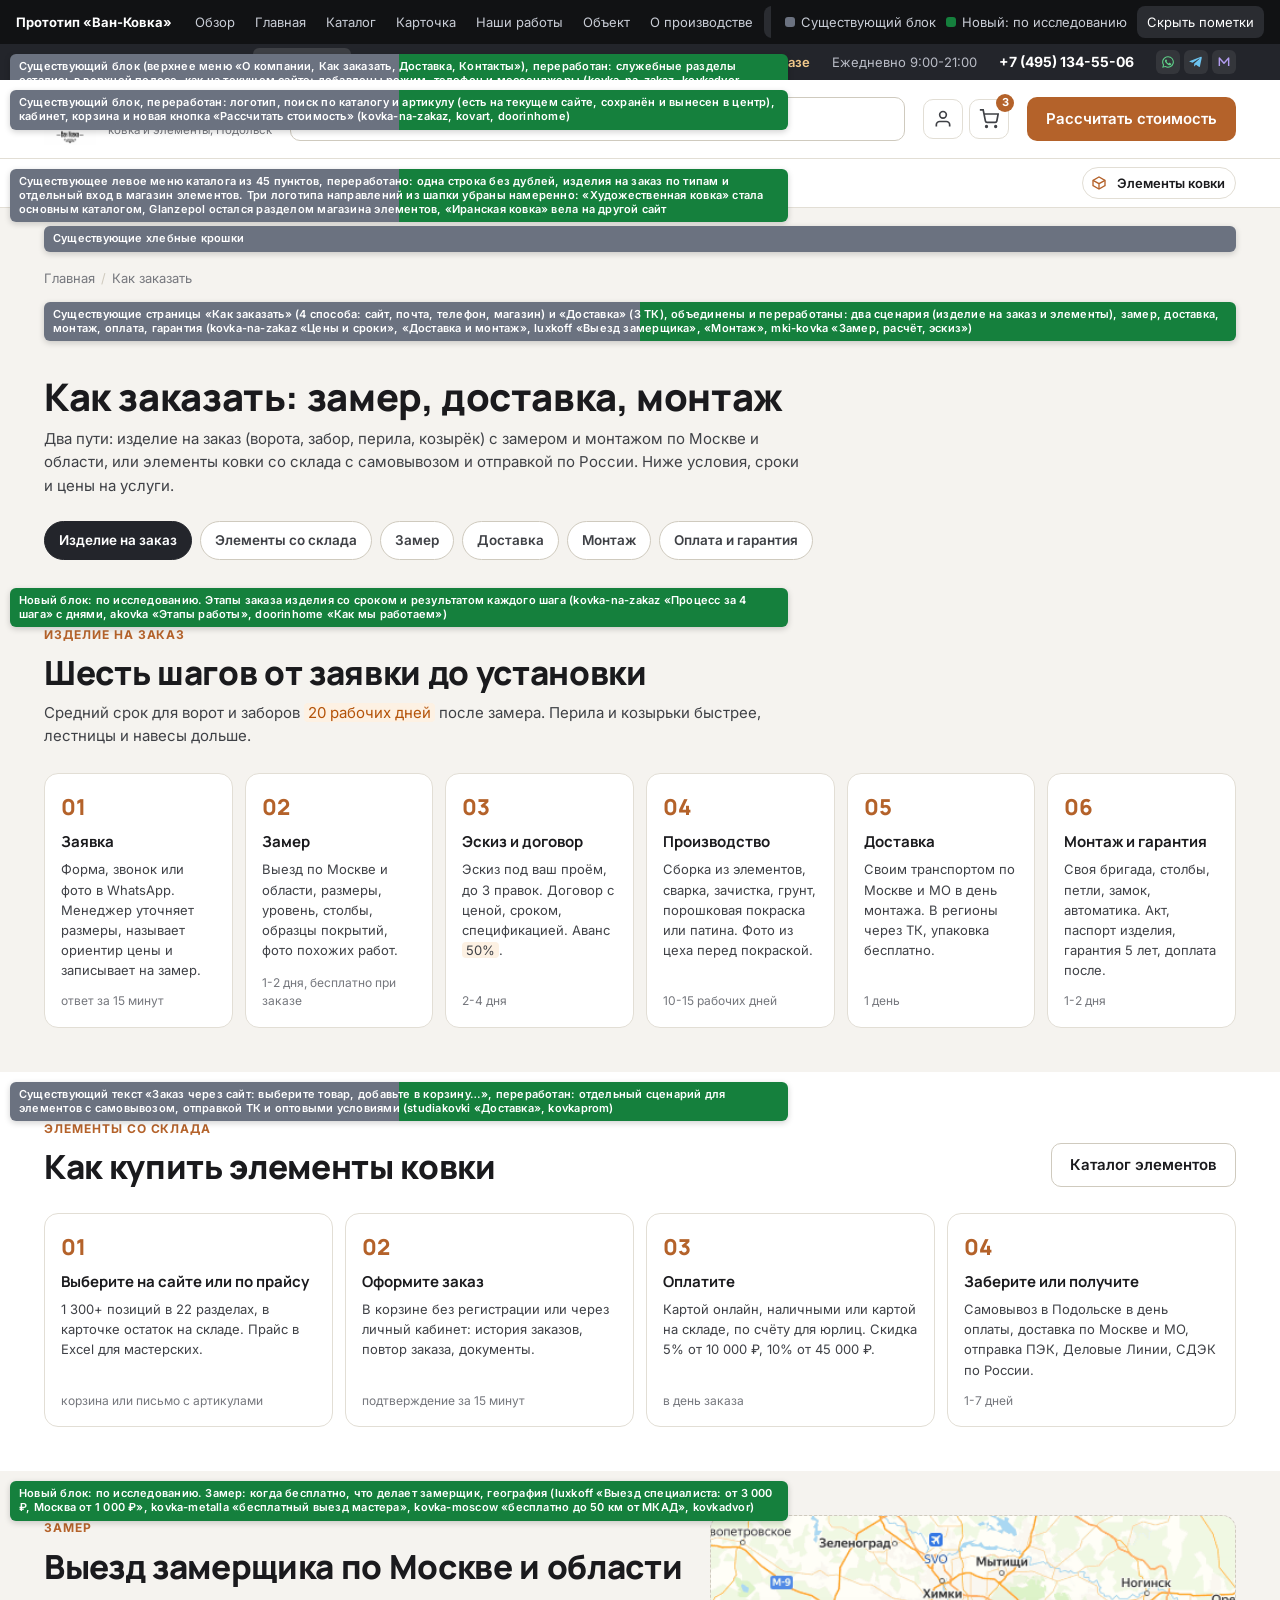
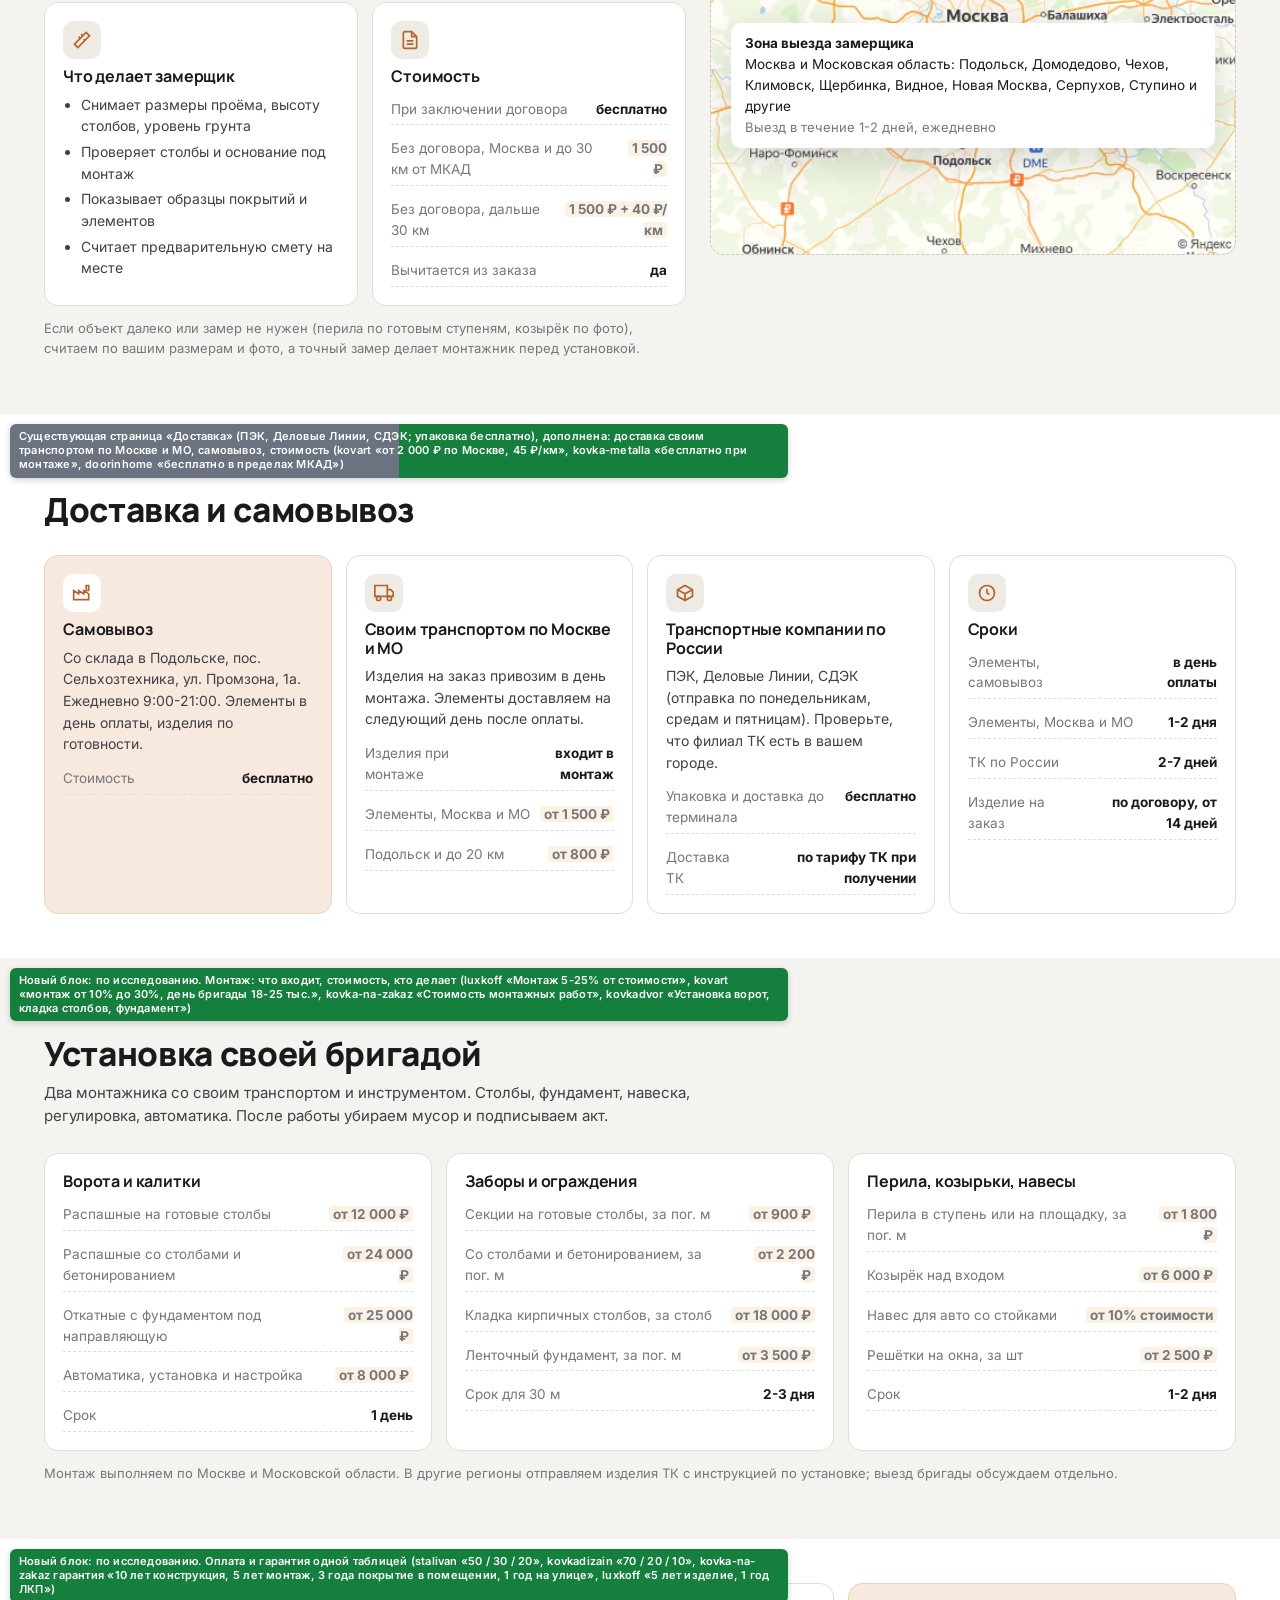
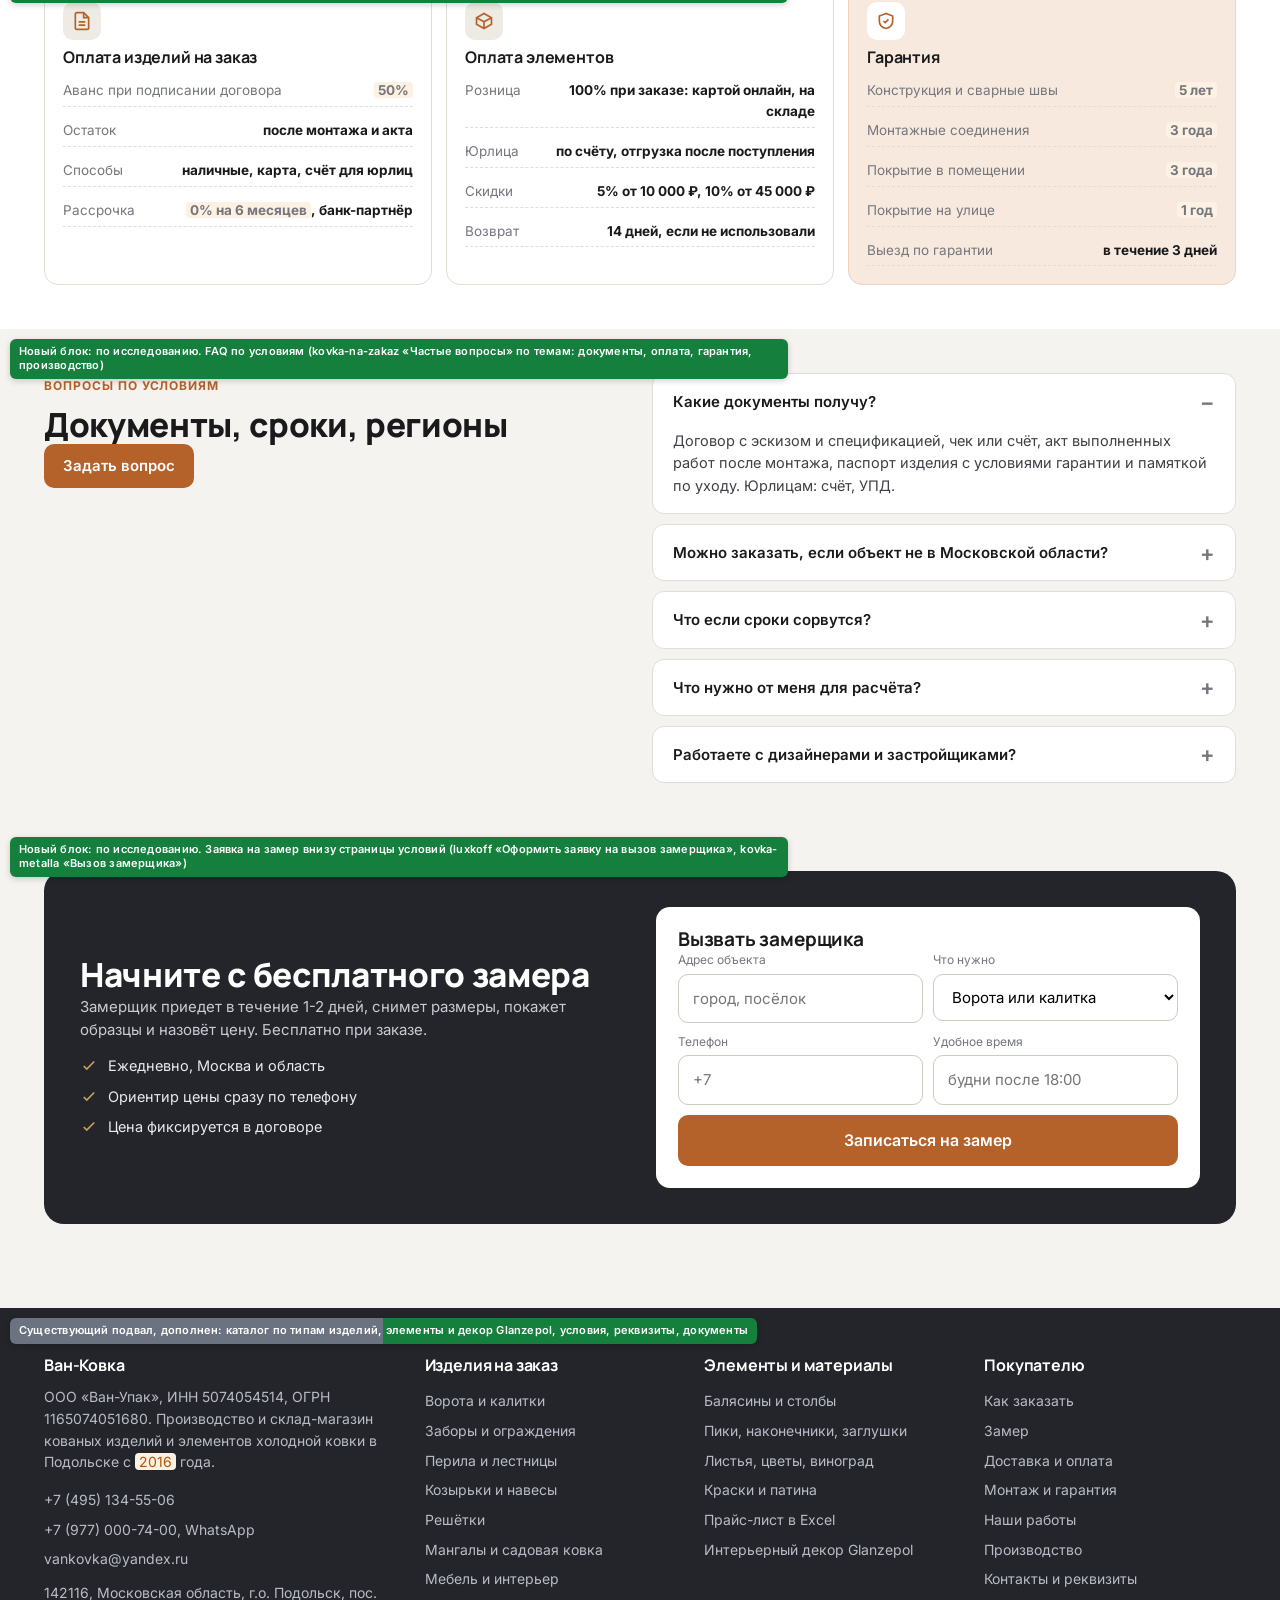
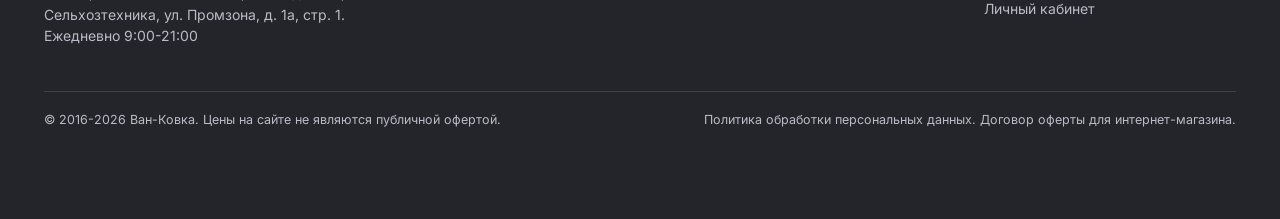
<file: prototypes/order.html>
<!DOCTYPE html>
<html lang="ru">
<head>
<meta charset="utf-8">
<meta name="viewport" content="width=device-width, initial-scale=1">
<title>Прототип: Как заказать. Замер, доставка, монтаж, оплата и гарантия: условия и цены на услуги. Ван-Ковка</title>
<meta name="description" content="Прототип страницы «Как заказать / Замер / Доставка / Монтаж» van-kovka.ru: этапы для изделий на заказ и для элементов, условия и стоимость замера, доставки и монтажа, оплата, гарантия, FAQ.">
<link rel="preconnect" href="https://fonts.googleapis.com">
<link rel="preconnect" href="https://fonts.gstatic.com" crossorigin>
<link href="https://fonts.googleapis.com/css2?family=Inter:wght@400;500;600;700&family=Manrope:wght@500;700;800&display=swap" rel="stylesheet">
<link rel="icon" href="data:image/svg+xml,%3Csvg xmlns=%27http://www.w3.org/2000/svg%27 viewBox=%270 0 32 32%27%3E%3Crect width=%2732%27 height=%2732%27 rx=%277%27 fill=%27%23B4622A%27/%3E%3Ctext x=%2716%27 y=%2722%27 font-size=%2716%27 font-family=%27Arial%27 font-weight=%27700%27 fill=%27white%27 text-anchor=%27middle%27%3EВ%3C/text%3E%3C/svg%3E">
<link rel="stylesheet" href="../assets/styles.css?v=1">
</head>
<body>

<!-- Панель прототипа -->
<div class="proto-bar">
  <span class="pb-title">Прототип «Ван-Ковка»</span>
  <nav>
    <a href="../index.html">Обзор</a>
    <a href="home.html">Главная</a><a href="catalog.html">Каталог</a><a href="product.html">Карточка</a><a href="portfolio.html">Наши работы</a><a href="project.html">Объект</a><a href="about.html">О производстве</a><a href="order.html" class="active">Как заказать</a><a href="contacts.html">Контакты</a><a href="cart.html">Корзина</a><a href="account.html">Кабинет</a>
  </nav>
  <div class="pb-legend">
    <span><i style="background:#6B7280"></i>Существующий блок</span>
    <span><i style="background:#15803D"></i>Новый: по исследованию</span>
    <button class="pb-toggle" data-toggle-tags>Скрыть пометки</button>
  </div>
</div>

<!-- Верхняя полоса -->
<div class="topbar blk" id="top" data-tag="mix" data-label="Существующий блок (верхнее меню «О компании, Как заказать, Доставка, Контакты»), переработан: служебные разделы остались в верхней полосе, как на текущем сайте; добавлены режим, телефон и мессенджеры (kovka-na-zakaz, kovkadvor, kovart)">
  <div class="container">
    <nav class="tb-nav"><a href="portfolio.html">Наши работы</a><a href="about.html">Производство</a><a href="order.html" class="active">Как заказать</a><a href="order.html#dostavka">Доставка</a><a href="contacts.html">Контакты</a></nav>
    <span class="grow"></span>
    <span class="direct hide-m">Замер бесплатно при заказе</span>
    <span class="hide-m">Ежедневно 9:00-21:00</span>
    <a class="phone" href="tel:+74951345506">+7 (495) 134-55-06</a>
    <span class="tb-msgs">
      <a class="wa" href="#" title="WhatsApp"><svg viewBox="0 0 24 24" fill="currentColor"><path d="M12 2a10 10 0 0 0-8.6 15.1L2 22l5.1-1.3A10 10 0 1 0 12 2zm0 18.2a8.2 8.2 0 0 1-4.2-1.2l-.3-.2-3 .8.8-2.9-.2-.3A8.2 8.2 0 1 1 12 20.2zm4.5-6.1c-.2-.1-1.5-.7-1.7-.8s-.4-.1-.6.1-.6.8-.8 1-.3.2-.5.1a6.7 6.7 0 0 1-3.3-2.9c-.3-.4.3-.4.7-1.3.1-.2 0-.3 0-.4l-.8-1.8c-.2-.5-.4-.4-.6-.4h-.5a1 1 0 0 0-.7.3 3 3 0 0 0-.9 2.2 5.2 5.2 0 0 0 1.1 2.8 12 12 0 0 0 4.6 4c1.7.7 2.4.8 3.2.7a2.8 2.8 0 0 0 1.8-1.3 2.2 2.2 0 0 0 .2-1.3c-.1-.1-.3-.2-.5-.3z"/></svg></a>
      <a class="tg" href="#" title="Telegram"><svg viewBox="0 0 24 24" fill="currentColor"><path d="M21.9 4.6 18.7 19.5c-.2 1-.9 1.3-1.8.8l-4.9-3.6-2.4 2.3c-.3.3-.5.5-1 .5l.4-5 9.1-8.2c.4-.4-.1-.5-.6-.2L6.2 13.2 1.4 11.7c-1-.3-1-1 .2-1.5L20.5 3c.9-.3 1.6.2 1.4 1.6z"/></svg></a>
      <a class="mx" href="#" title="MAX"><svg viewBox="0 0 24 24" fill="none" stroke="currentColor" stroke-width="2.4" stroke-linejoin="round"><path d="M4 19V5l8 9 8-9v14"/></svg></a>
    </span>
  </div>
</div>

<!-- Шапка -->
<header class="header blk" data-tag="mix" data-label="Существующий блок, переработан: логотип, поиск по каталогу и артикулу (есть на текущем сайте, сохранён и вынесен в центр), кабинет, корзина и новая кнопка «Рассчитать стоимость» (kovka-na-zakaz, kovart, doorinhome)">
  <div class="container">
    <a class="logo" href="home.html"><img src="../assets/img/logo.webp" alt="Ван-Ковка"><span class="lg-txt"><b>Ван-Ковка</b><span>ковка и элементы, Подольск</span></span></a>
    <form class="search" data-search action="catalog.html" role="search">
      <svg viewBox="0 0 24 24" fill="none" stroke="currentColor" stroke-width="2"><circle cx="11" cy="11" r="7"/><path d="m21 21-4.3-4.3"/></svg><input type="search" placeholder="Поиск по каталогу и артикулу: ворота, балясина 5379" aria-label="Поиск по каталогу" autocomplete="off">
      <div class="search-drop"></div>
    </form>
    <div class="hdr-icons">
      <a class="msg" href="account.html" title="Личный кабинет"><svg viewBox="0 0 24 24" fill="none" stroke="currentColor" stroke-width="2"><path d="M20 21v-2a4 4 0 0 0-4-4H8a4 4 0 0 0-4 4v2"/><circle cx="12" cy="7" r="4"/></svg></a>
      <a class="msg" href="cart.html" title="Корзина"><svg viewBox="0 0 24 24" fill="none" stroke="currentColor" stroke-width="2"><circle cx="9" cy="21" r="1"/><circle cx="20" cy="21" r="1"/><path d="M1 1h4l2.7 13.4a2 2 0 0 0 2 1.6h9.7a2 2 0 0 0 2-1.6L23 6H6"/></svg><span class="cnt">3</span></a>
    </div>
    <a class="btn btn-primary" href="#" data-ask data-ask-title="Рассчитать стоимость изделия" data-ask-sub="Опишите, что нужно, и приложите фото или эскиз. Менеджер пришлёт расчёт в течение рабочего дня">Рассчитать стоимость</a>
    <button class="burger" data-open-menu aria-label="Меню"><svg viewBox="0 0 24 24" fill="none" stroke="currentColor" stroke-width="2"><path d="M4 7h16M4 12h16M4 17h16"/></svg></button>
  </div>
</header>

<!-- Меню каталога -->
<div class="catbar blk" data-tag="mix" data-label="Существующее левое меню каталога из 45 пунктов, переработано: одна строка без дублей, изделия на заказ по типам и отдельный вход в магазин элементов. Три логотипа направлений из шапки убраны намеренно: «Художественная ковка» стала основным каталогом, Glanzepol остался разделом магазина элементов, «Иранская ковка» вела на другой сайт">
  <div class="container">
    <nav class="cat-links"><a class="all" href="catalog.html">Каталог изделий</a><a href="catalog.html" title="Кованые ворота и калитки">Ворота</a><a href="catalog.html" title="Кованые заборы и ограждения">Заборы</a><a href="catalog.html" title="Перила и лестницы">Перила</a><a href="catalog.html" title="Козырьки и навесы">Козырьки</a><a href="catalog.html" title="Решётки на окна и двери">Решётки</a><a href="catalog.html" title="Мангалы и садовая ковка">Мангалы</a><a href="catalog.html" title="Кованая мебель и интерьер">Мебель</a></nav>
    <div class="cb-brands">
      <a href="catalog.html#elements" title="Магазин элементов холодной ковки: 22 раздела и интерьерный декор Glanzepol"><svg viewBox="0 0 24 24" fill="none" stroke="currentColor" stroke-width="2"><path d="M21 8 12 3 3 8v8l9 5 9-5z"/><path d="M3 8l9 5 9-5M12 13v8"/></svg>Элементы ковки</a>
    </div>
  </div>
</div>

<!-- Мобильное меню -->
<div class="drawer">
  <div class="panel">
    <button class="close" data-close-menu aria-label="Закрыть">✕</button>
    <h4>Поиск</h4>
    <form class="search in-drawer" data-search action="catalog.html" role="search">
      <svg viewBox="0 0 24 24" fill="none" stroke="currentColor" stroke-width="2"><circle cx="11" cy="11" r="7"/><path d="m21 21-4.3-4.3"/></svg><input type="search" placeholder="Поиск по каталогу и артикулу: ворота, балясина 5379" aria-label="Поиск по каталогу" autocomplete="off">
      <div class="search-drop"></div>
    </form>
    <h4>Изделия на заказ</h4>
    <a href="catalog.html">Ворота и калитки</a><a href="catalog.html">Заборы и ограждения</a><a href="catalog.html">Перила и лестницы</a><a href="catalog.html">Козырьки и навесы</a><a href="catalog.html">Решётки на окна</a><a href="catalog.html">Мангалы и садовая ковка</a><a href="catalog.html">Мебель и интерьер</a>
    <h4>Магазин элементов</h4>
    <a href="catalog.html#elements">Элементы холодной ковки: 22 раздела</a><a href="catalog.html#elements">Интерьерный декор Glanzepol</a><a href="catalog.html#elements">Прайс-лист в Excel</a>
    <h4>Компания</h4>
    <a href="portfolio.html">Наши работы</a><a href="about.html">Производство</a><a href="order.html">Как заказать, замер, доставка, монтаж</a><a href="contacts.html">Контакты</a><a href="account.html">Личный кабинет</a><a href="cart.html">Корзина</a>
    <h4>Связь</h4>
    <a href="tel:+74951345506">+7 (495) 134-55-06</a><a href="tel:+79770007400">+7 (977) 000-74-00</a><a href="mailto:vankovka@yandex.ru">vankovka@yandex.ru</a><a href="#">WhatsApp</a><a href="#">Telegram</a><a href="#">MAX</a>
  </div>
</div>

<div class="container">
  <div class="crumbs blk blk-inline" data-tag="old" data-label="Существующие хлебные крошки"><a href="home.html">Главная</a><span class="sep">/</span><span>Как заказать</span></div>
  <div class="cat-head blk blk-inline" data-tag="mix" data-label="Существующие страницы «Как заказать» (4 способа: сайт, почта, телефон, магазин) и «Доставка» (3 ТК), объединены и переработаны: два сценария (изделие на заказ и элементы), замер, доставка, монтаж, оплата, гарантия (kovka-na-zakaz «Цены и сроки», «Доставка и монтаж», luxkoff «Выезд замерщика», «Монтаж», mki-kovka «Замер, расчёт, эскиз»)">
    <div>
      <h1>Как заказать: замер, доставка, монтаж</h1>
      <p>Два пути: изделие на заказ (ворота, забор, перила, козырёк) с замером и монтажом по Москве и области, или элементы ковки со склада с самовывозом и отправкой по России. Ниже условия, сроки и цены на услуги.</p>
    </div>
    <div class="tabs" style="margin:0"><a href="#zakaz" class="active">Изделие на заказ</a><a href="#elements">Элементы со склада</a><a href="#zamer">Замер</a><a href="#dostavka">Доставка</a><a href="#montazh">Монтаж</a><a href="#oplata">Оплата и гарантия</a></div>
  </div>
</div>
<section class="section  blk" id="zakaz" data-tag="res" data-label="Новый блок: по исследованию. Этапы заказа изделия со сроком и результатом каждого шага (kovka-na-zakaz «Процесс за 4 шага» с днями, akovka «Этапы работы», doorinhome «Как мы работаем»)">

  <div class="container">
    <div class="section-head"><div><span class="eyebrow">Изделие на заказ</span><h2>Шесть шагов от заявки до установки</h2><p>Средний срок для ворот и заборов <span class="fill">20 рабочих дней</span> после замера. Перила и козырьки быстрее, лестницы и навесы дольше.</p></div></div>
    <div class="steps">
      <div class="step"><b>Заявка</b><span>Форма, звонок или фото в WhatsApp. Менеджер уточняет размеры, называет ориентир цены и записывает на замер.</span><div class="t">ответ за 15 минут</div></div>
      <div class="step"><b>Замер</b><span>Выезд по Москве и области, размеры, уровень, столбы, образцы покрытий, фото похожих работ.</span><div class="t">1-2&nbsp;дня, бесплатно при заказе</div></div>
      <div class="step"><b>Эскиз и договор</b><span>Эскиз под ваш проём, до 3 правок. Договор с ценой, сроком, спецификацией. Аванс <span class="fill">50%</span>.</span><div class="t">2-4&nbsp;дня</div></div>
      <div class="step"><b>Производство</b><span>Сборка из элементов, сварка, зачистка, грунт, порошковая покраска или патина. Фото из цеха перед покраской.</span><div class="t">10-15 рабочих дней</div></div>
      <div class="step"><b>Доставка</b><span>Своим транспортом по Москве и МО в день монтажа. В регионы через ТК, упаковка бесплатно.</span><div class="t">1 день</div></div>
      <div class="step"><b>Монтаж и гарантия</b><span>Своя бригада, столбы, петли, замок, автоматика. Акт, паспорт изделия, гарантия 5&nbsp;лет, доплата после.</span><div class="t">1-2&nbsp;дня</div></div>
    </div>
  </div>
</section>
<section class="section alt blk" id="elements" data-tag="mix" data-label="Существующий текст «Заказ через сайт: выберите товар, добавьте в корзину…», переработан: отдельный сценарий для элементов с самовывозом, отправкой ТК и оптовыми условиями (studiakovki «Доставка», kovkaprom)">

  <div class="container">
    <div class="section-head"><div><span class="eyebrow">Элементы со склада</span><h2>Как купить элементы ковки</h2></div><a class="btn btn-outline" href="catalog.html#elements">Каталог элементов</a></div>
    <div class="steps four">
      <div class="step"><b>Выберите на сайте или по прайсу</b><span>1&nbsp;300+ позиций в 22 разделах, в карточке остаток на складе. Прайс в Excel для мастерских.</span><div class="t">корзина или письмо с артикулами</div></div>
      <div class="step"><b>Оформите заказ</b><span>В корзине без регистрации или через личный кабинет: история заказов, повтор заказа, документы.</span><div class="t">подтверждение за 15 минут</div></div>
      <div class="step"><b>Оплатите</b><span>Картой онлайн, наличными или картой на складе, по счёту для юрлиц. Скидка 5% от 10&nbsp;000 ₽, 10% от 45&nbsp;000 ₽.</span><div class="t">в день заказа</div></div>
      <div class="step"><b>Заберите или получите</b><span>Самовывоз в Подольске в день оплаты, доставка по Москве и МО, отправка ПЭК, Деловые Линии, СДЭК по России.</span><div class="t">1-7&nbsp;дней</div></div>
    </div>
  </div>
</section>
<section class="section  blk" id="zamer" data-tag="res" data-label="Новый блок: по исследованию. Замер: когда бесплатно, что делает замерщик, география (luxkoff «Выезд специалиста: от 3&nbsp;000 ₽, Москва от 1&nbsp;000 ₽», kovka-metalla «бесплатный выезд мастера», kovka-moscow «бесплатно до 50 км от МКАД», kovkadvor)">

  <div class="container">
    <div class="route">
      <div>
        <span class="eyebrow">Замер</span>
        <h2>Выезд замерщика по Москве и области</h2>
        <div class="info-grid cols-2" style="margin-top:16px">
          <div class="info"><div class="ic"><svg viewBox="0 0 24 24" fill="none" stroke="currentColor" stroke-width="2"><path d="m3 17 14-14 4 4L7 21z"/><path d="m8 8 2 2M11 5l2 2M14 11l2 2"/></svg></div><h3>Что делает замерщик</h3><ul><li>Снимает размеры проёма, высоту столбов, уровень грунта</li><li>Проверяет столбы и основание под монтаж</li><li>Показывает образцы покрытий и элементов</li><li>Считает предварительную смету на месте</li></ul></div>
          <div class="info"><div class="ic"><svg viewBox="0 0 24 24" fill="none" stroke="currentColor" stroke-width="2"><path d="M14 2H6a2 2 0 0 0-2 2v16a2 2 0 0 0 2 2h12a2 2 0 0 0 2-2V8z"/><path d="M14 2v6h6M8 13h8M8 17h8"/></svg></div><h3>Стоимость</h3><div class="kv"><span>При заключении договора</span><b>бесплатно</b></div><div class="kv"><span>Без договора, Москва и до 30 км от МКАД</span><b><span class="fill">1&nbsp;500 ₽</span></b></div><div class="kv"><span>Без договора, дальше 30 км</span><b><span class="fill">1&nbsp;500 ₽ + 40 ₽/км</span></b></div><div class="kv"><span>Вычитается из заказа</span><b>да</b></div></div>
        </div>
        <p class="small muted" style="margin-top:12px">Если объект далеко или замер не нужен (перила по готовым ступеням, козырёк по фото), считаем по вашим размерам и фото, а точный замер делает монтажник перед установкой.</p>
      </div>
      <div class="map"><img src="../assets/img/map-region.png" alt="Зона выезда" loading="lazy"><div class="pin"><b>Зона выезда замерщика</b><br>Москва и Московская область: Подольск, Домодедово, Чехов, Климовск, Щербинка, Видное, Новая Москва, Серпухов, Ступино и другие<br><span class="muted small">Выезд в течение 1-2&nbsp;дней, ежедневно</span></div></div>
    </div>
  </div>
</section>
<section class="section alt blk" id="dostavka" data-tag="mix" data-label="Существующая страница «Доставка» (ПЭК, Деловые Линии, СДЭК; упаковка бесплатно), дополнена: доставка своим транспортом по Москве и МО, самовывоз, стоимость (kovart «от 2&nbsp;000 ₽ по Москве, 45 ₽/км», kovka-metalla «бесплатно при монтаже», doorinhome «бесплатно в пределах МКАД»)">

  <div class="container">
    <div class="section-head"><div><span class="eyebrow">Доставка</span><h2>Доставка и самовывоз</h2></div></div>
    <div class="info-grid cols-4">
      <div class="info accent"><div class="ic"><svg viewBox="0 0 24 24" fill="none" stroke="currentColor" stroke-width="2"><path d="M2 20V9l6 4V9l6 4V9l6 4v7z"/><path d="M17 3h3v6h-3z"/></svg></div><h3>Самовывоз</h3><p>Со склада в Подольске, пос. Сельхозтехника, ул. Промзона, 1а. Ежедневно 9:00-21:00. Элементы в день оплаты, изделия по готовности.</p><div class="kv"><span>Стоимость</span><b>бесплатно</b></div></div>
      <div class="info"><div class="ic"><svg viewBox="0 0 24 24" fill="none" stroke="currentColor" stroke-width="2"><path d="M1 3h15v13H1zM16 8h4l3 3v5h-7z"/><circle cx="5.5" cy="18.5" r="2.5"/><circle cx="18.5" cy="18.5" r="2.5"/></svg></div><h3>Своим транспортом по Москве и МО</h3><p>Изделия на заказ привозим в день монтажа. Элементы доставляем на следующий день после оплаты.</p><div class="kv"><span>Изделия при монтаже</span><b>входит в монтаж</b></div><div class="kv"><span>Элементы, Москва и МО</span><b><span class="fill">от 1&nbsp;500 ₽</span></b></div><div class="kv"><span>Подольск и до 20 км</span><b><span class="fill">от 800 ₽</span></b></div></div>
      <div class="info"><div class="ic"><svg viewBox="0 0 24 24" fill="none" stroke="currentColor" stroke-width="2"><path d="M21 8 12 3 3 8v8l9 5 9-5z"/><path d="M3 8l9 5 9-5M12 13v8"/></svg></div><h3>Транспортные компании по России</h3><p>ПЭК, Деловые Линии, СДЭК (отправка по понедельникам, средам и пятницам). Проверьте, что филиал ТК есть в вашем городе.</p><div class="kv"><span>Упаковка и доставка до терминала</span><b>бесплатно</b></div><div class="kv"><span>Доставка ТК</span><b>по тарифу ТК при получении</b></div></div>
      <div class="info"><div class="ic"><svg viewBox="0 0 24 24" fill="none" stroke="currentColor" stroke-width="2"><circle cx="12" cy="12" r="9"/><path d="M12 7v5l3 2"/></svg></div><h3>Сроки</h3><div class="kv"><span>Элементы, самовывоз</span><b>в день оплаты</b></div><div class="kv"><span>Элементы, Москва и МО</span><b>1-2&nbsp;дня</b></div><div class="kv"><span>ТК по России</span><b>2-7&nbsp;дней</b></div><div class="kv"><span>Изделие на заказ</span><b>по договору, от 14&nbsp;дней</b></div></div>
    </div>
  </div>
</section>
<section class="section  blk" id="montazh" data-tag="res" data-label="Новый блок: по исследованию. Монтаж: что входит, стоимость, кто делает (luxkoff «Монтаж 5-25% от стоимости», kovart «монтаж от 10% до 30%, день бригады 18-25 тыс.», kovka-na-zakaz «Стоимость монтажных работ», kovkadvor «Установка ворот, кладка столбов, фундамент»)">

  <div class="container">
    <div class="section-head"><div><span class="eyebrow">Монтаж</span><h2>Установка своей бригадой</h2><p>Два монтажника со своим транспортом и инструментом. Столбы, фундамент, навеска, регулировка, автоматика. После работы убираем мусор и подписываем акт.</p></div></div>
    <div class="info-grid">
      <div class="info"><h3>Ворота и калитки</h3><div class="kv"><span>Распашные на готовые столбы</span><b><span class="fill">от 12&nbsp;000 ₽</span></b></div><div class="kv"><span>Распашные со столбами и бетонированием</span><b><span class="fill">от 24&nbsp;000 ₽</span></b></div><div class="kv"><span>Откатные с фундаментом под направляющую</span><b><span class="fill">от 25&nbsp;000 ₽</span></b></div><div class="kv"><span>Автоматика, установка и настройка</span><b><span class="fill">от 8&nbsp;000 ₽</span></b></div><div class="kv"><span>Срок</span><b>1 день</b></div></div>
      <div class="info"><h3>Заборы и ограждения</h3><div class="kv"><span>Секции на готовые столбы, за пог. м</span><b><span class="fill">от 900 ₽</span></b></div><div class="kv"><span>Со столбами и бетонированием, за пог. м</span><b><span class="fill">от 2&nbsp;200 ₽</span></b></div><div class="kv"><span>Кладка кирпичных столбов, за столб</span><b><span class="fill">от 18&nbsp;000 ₽</span></b></div><div class="kv"><span>Ленточный фундамент, за пог. м</span><b><span class="fill">от 3&nbsp;500 ₽</span></b></div><div class="kv"><span>Срок для 30 м</span><b>2-3&nbsp;дня</b></div></div>
      <div class="info"><h3>Перила, козырьки, навесы</h3><div class="kv"><span>Перила в ступень или на площадку, за пог. м</span><b><span class="fill">от 1&nbsp;800 ₽</span></b></div><div class="kv"><span>Козырёк над входом</span><b><span class="fill">от 6&nbsp;000 ₽</span></b></div><div class="kv"><span>Навес для авто со стойками</span><b><span class="fill">от 10% стоимости</span></b></div><div class="kv"><span>Решётки на окна, за шт</span><b><span class="fill">от 2&nbsp;500 ₽</span></b></div><div class="kv"><span>Срок</span><b>1-2&nbsp;дня</b></div></div>
    </div>
    <p class="small muted" style="margin-top:12px">Монтаж выполняем по Москве и Московской области. В другие регионы отправляем изделия ТК с инструкцией по установке; выезд бригады обсуждаем отдельно.</p>
  </div>
</section>
<section class="section alt blk" id="oplata" data-tag="res" data-label="Новый блок: по исследованию. Оплата и гарантия одной таблицей (stalivan «50 / 30 / 20», kovkadizain «70 / 20 / 10», kovka-na-zakaz гарантия «10&nbsp;лет конструкция, 5&nbsp;лет монтаж, 3&nbsp;года покрытие в помещении, 1&nbsp;год на улице», luxkoff «5&nbsp;лет изделие, 1&nbsp;год ЛКП»)">

  <div class="container">
    <div class="info-grid">
      <div class="info"><div class="ic"><svg viewBox="0 0 24 24" fill="none" stroke="currentColor" stroke-width="2"><path d="M14 2H6a2 2 0 0 0-2 2v16a2 2 0 0 0 2 2h12a2 2 0 0 0 2-2V8z"/><path d="M14 2v6h6M8 13h8M8 17h8"/></svg></div><h3>Оплата изделий на заказ</h3><div class="kv"><span>Аванс при подписании договора</span><b><span class="fill">50%</span></b></div><div class="kv"><span>Остаток</span><b>после монтажа и акта</b></div><div class="kv"><span>Способы</span><b>наличные, карта, счёт для юрлиц</b></div><div class="kv"><span>Рассрочка</span><b><span class="fill">0% на 6 месяцев</span>, банк-партнёр</b></div></div>
      <div class="info"><div class="ic"><svg viewBox="0 0 24 24" fill="none" stroke="currentColor" stroke-width="2"><path d="M21 8 12 3 3 8v8l9 5 9-5z"/><path d="M3 8l9 5 9-5M12 13v8"/></svg></div><h3>Оплата элементов</h3><div class="kv"><span>Розница</span><b>100% при заказе: картой онлайн, на складе</b></div><div class="kv"><span>Юрлица</span><b>по счёту, отгрузка после поступления</b></div><div class="kv"><span>Скидки</span><b>5% от 10&nbsp;000 ₽, 10% от 45&nbsp;000 ₽</b></div><div class="kv"><span>Возврат</span><b>14&nbsp;дней, если не использовали</b></div></div>
      <div class="info accent"><div class="ic"><svg viewBox="0 0 24 24" fill="none" stroke="currentColor" stroke-width="2"><path d="M12 3 4 6v6c0 5 3.5 8 8 9 4.5-1 8-4 8-9V6z"/><path d="m9 12 2 2 4-4"/></svg></div><h3>Гарантия</h3><div class="kv"><span>Конструкция и сварные швы</span><b><span class="fill">5&nbsp;лет</span></b></div><div class="kv"><span>Монтажные соединения</span><b><span class="fill">3&nbsp;года</span></b></div><div class="kv"><span>Покрытие в помещении</span><b><span class="fill">3&nbsp;года</span></b></div><div class="kv"><span>Покрытие на улице</span><b><span class="fill">1&nbsp;год</span></b></div><div class="kv"><span>Выезд по гарантии</span><b>в течение 3&nbsp;дней</b></div></div>
    </div>
  </div>
</section>
<section class="section  blk" id="faq" data-tag="res" data-label="Новый блок: по исследованию. FAQ по условиям (kovka-na-zakaz «Частые вопросы» по темам: документы, оплата, гарантия, производство)">

  <div class="container">
    <div class="faq-2">
      <div><span class="eyebrow">Вопросы по условиям</span><h2>Документы, сроки, регионы</h2><a class="btn btn-primary" href="#" data-ask data-ask-title="Задать вопрос по условиям" data-ask-sub="Ответим за 15 минут в рабочее время">Задать вопрос</a></div>
      <div class="faq">
        <details open><summary>Какие документы получу?</summary><div class="a">Договор с эскизом и спецификацией, чек или счёт, акт выполненных работ после монтажа, паспорт изделия с условиями гарантии и памяткой по уходу. Юрлицам: счёт, УПД.</div></details>
        <details><summary>Можно заказать, если объект не в Московской области?</summary><div class="a">Да. Считаем по вашим размерам и фото, изготавливаем и отправляем ТК с инструкцией по установке. Выезд замерщика и монтажной бригады в другие регионы обсуждаем отдельно.</div></details>
        <details><summary>Что если сроки сорвутся?</summary><div class="a">Срок прописан в договоре. За каждый день просрочки по нашей вине скидка <span class="fill">0,5%</span> от стоимости заказа. На практике ворота и заборы сдаём в 20 рабочих дней.</div></details>
        <details><summary>Что нужно от меня для расчёта?</summary><div class="a">Размеры проёма или длина забора, фото места, пожелания по рисунку (фото из интернета подойдёт). Остальное уточнит замерщик.</div></details>
        <details><summary>Работаете с дизайнерами и застройщиками?</summary><div class="a">Да: по вашим чертежам, с образцами в студию, договор и закрывающие документы, серийное изготовление секций. Партнёрское вознаграждение для дизайнеров <span class="fill">10%</span>.</div></details>
      </div>
    </div>
  </div>
</section>
<section class="section  blk" id="cta" data-tag="res" data-label="Новый блок: по исследованию. Заявка на замер внизу страницы условий (luxkoff «Оформить заявку на вызов замерщика», kovka-metalla «Вызов замерщика»)">

  <div class="container">
    <div class="calc">
      <div><h2>Начните с бесплатного замера</h2><p>Замерщик приедет в течение 1-2&nbsp;дней, снимет размеры, покажет образцы и назовёт цену. Бесплатно при заказе.</p><ul><li><svg viewBox="0 0 24 24" fill="none" stroke="currentColor" stroke-width="2.2"><path d="m5 12 4 4L19 6"/></svg><span>Ежедневно, Москва и область</span></li><li><svg viewBox="0 0 24 24" fill="none" stroke="currentColor" stroke-width="2.2"><path d="m5 12 4 4L19 6"/></svg><span>Ориентир цены сразу по телефону</span></li><li><svg viewBox="0 0 24 24" fill="none" stroke="currentColor" stroke-width="2.2"><path d="m5 12 4 4L19 6"/></svg><span>Цена фиксируется в договоре</span></li></ul></div>
      <form class="form" data-done="Принято, менеджер согласует время"><h3>Вызвать замерщика</h3><div class="row2"><label class="field"><span>Адрес объекта</span><input type="text" placeholder="город, посёлок"></label><label class="field"><span>Что нужно</span><select><option>Ворота или калитка</option><option>Забор</option><option>Перила или лестница</option><option>Козырёк или навес</option><option>Решётки</option><option>Другое</option></select></label></div><div class="row2"><label class="field"><span>Телефон</span><input type="tel" placeholder="+7" required></label><label class="field"><span>Удобное время</span><input type="text" placeholder="будни после 18:00"></label></div><button class="btn btn-primary btn-block btn-lg" type="submit">Записаться на замер</button></form>
    </div>
  </div>
</section>

<!-- Подвал -->
<footer class="footer blk" data-tag="mix" data-label="Существующий подвал, дополнен: каталог по типам изделий, элементы и декор Glanzepol, условия, реквизиты, документы">
  <div class="container">
    <div class="cols">
      <div>
        <h4>Ван-Ковка</h4>
        <p>ООО «Ван-Упак», ИНН 5074054514, ОГРН 1165074051680. Производство и склад-магазин кованых изделий и элементов холодной ковки в Подольске с <span class="fill">2016</span> года.</p>
        <a href="tel:+74951345506">+7 (495) 134-55-06</a>
        <a href="tel:+79770007400">+7 (977) 000-74-00, WhatsApp</a>
        <a href="mailto:vankovka@yandex.ru">vankovka@yandex.ru</a>
        <p style="margin-top:8px">142116, Московская область, г.о. Подольск, пос. Сельхозтехника, ул. Промзона, д. 1а, стр. 1. Ежедневно 9:00-21:00</p>
      </div>
      <div>
        <h4>Изделия на заказ</h4>
        <a href="catalog.html">Ворота и калитки</a><a href="catalog.html">Заборы и ограждения</a><a href="catalog.html">Перила и лестницы</a><a href="catalog.html">Козырьки и навесы</a><a href="catalog.html">Решётки</a><a href="catalog.html">Мангалы и садовая ковка</a><a href="catalog.html">Мебель и интерьер</a>
      </div>
      <div>
        <h4>Элементы и материалы</h4>
        <a href="catalog.html#elements">Балясины и столбы</a><a href="catalog.html#elements">Пики, наконечники, заглушки</a><a href="catalog.html#elements">Листья, цветы, виноград</a><a href="catalog.html#elements">Краски и патина</a><a href="catalog.html#elements">Прайс-лист в Excel</a><a href="catalog.html#elements">Интерьерный декор Glanzepol</a>
      </div>
      <div>
        <h4>Покупателю</h4>
        <a href="order.html">Как заказать</a><a href="order.html#zamer">Замер</a><a href="order.html#dostavka">Доставка и оплата</a><a href="order.html#montazh">Монтаж и гарантия</a><a href="portfolio.html">Наши работы</a><a href="about.html">Производство</a><a href="contacts.html">Контакты и реквизиты</a><a href="account.html">Личный кабинет</a>
      </div>
    </div>
    <div class="bottom">
      <span>© 2016-2026 Ван-Ковка. Цены на сайте не являются публичной офертой.</span>
      <span>Политика обработки персональных данных. Договор оферты для интернет-магазина.</span>
    </div>
  </div>
</footer>

<!-- Липкая панель на мобильном -->
<div class="sticky-bar blk" data-tag="res" data-label="Новый блок: по исследованию. Телефон и заявка всегда под пальцем на телефоне (kovka-na-zakaz, kovart)">
  
  <a class="btn btn-outline" href="tel:+74951345506">Позвонить</a>
  <a class="btn btn-primary" href="#" data-ask data-ask-title="Вызвать замерщика" data-ask-sub="Оставьте телефон, менеджер перезвонит за 15 минут">Вызвать замерщика</a>
</div>

<!-- Модальное окно заявки -->
<div class="modal">
  <div class="box">
    <button class="x" data-close-modal aria-label="Закрыть">✕</button>
    <h3>Рассчитать стоимость</h3>
    <div class="sub">Опишите, что нужно. Менеджер пришлёт расчёт в течение рабочего дня</div>
    <div class="prod-line" style="display:none"><b>Изделие:</b> <span></span></div>
    <form data-done="Принято, менеджер свяжется за 15 минут">
      <div class="row2">
        <label class="field"><span>Имя</span><input type="text" placeholder="Как к вам обращаться"></label>
        <label class="field"><span>Телефон</span><input type="tel" placeholder="+7" required></label>
      </div>
      <label class="field"><span>Что нужно</span><textarea placeholder="Например: распашные ворота 4 × 2 м с калиткой, участок в Домодедово, есть фото забора"></textarea></label>
      <div class="upload"><b>Прикрепить фото или эскиз</b>jpg, png, pdf до 20 МБ. Можно фото из интернета «хочу так же»</div>
      <button class="btn btn-primary btn-block btn-lg" type="submit" style="margin-top:12px">Получить расчёт</button>
      <div class="consent">Нажимая кнопку, вы соглашаетесь с политикой обработки персональных данных</div>
    </form>
  </div>
</div>
<script src="../assets/app.js"></script>
</body>
</html>
</file>
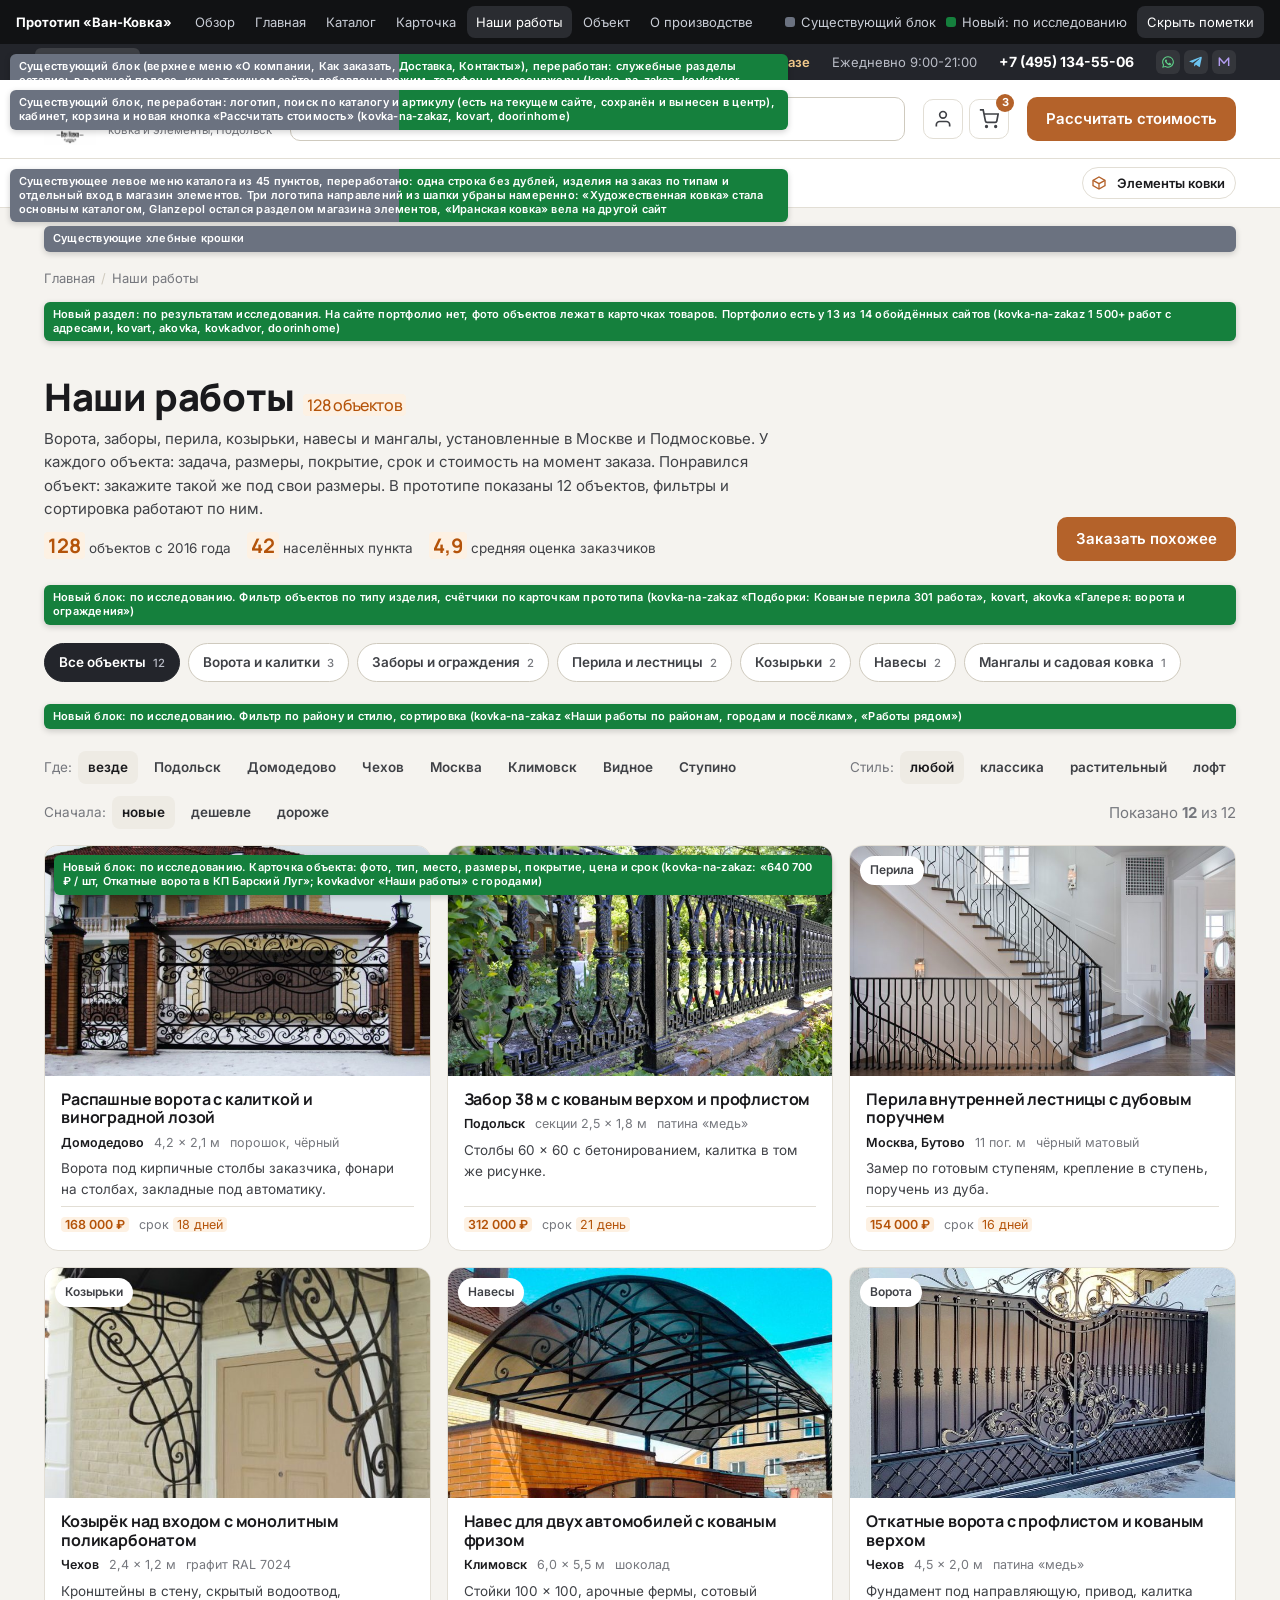
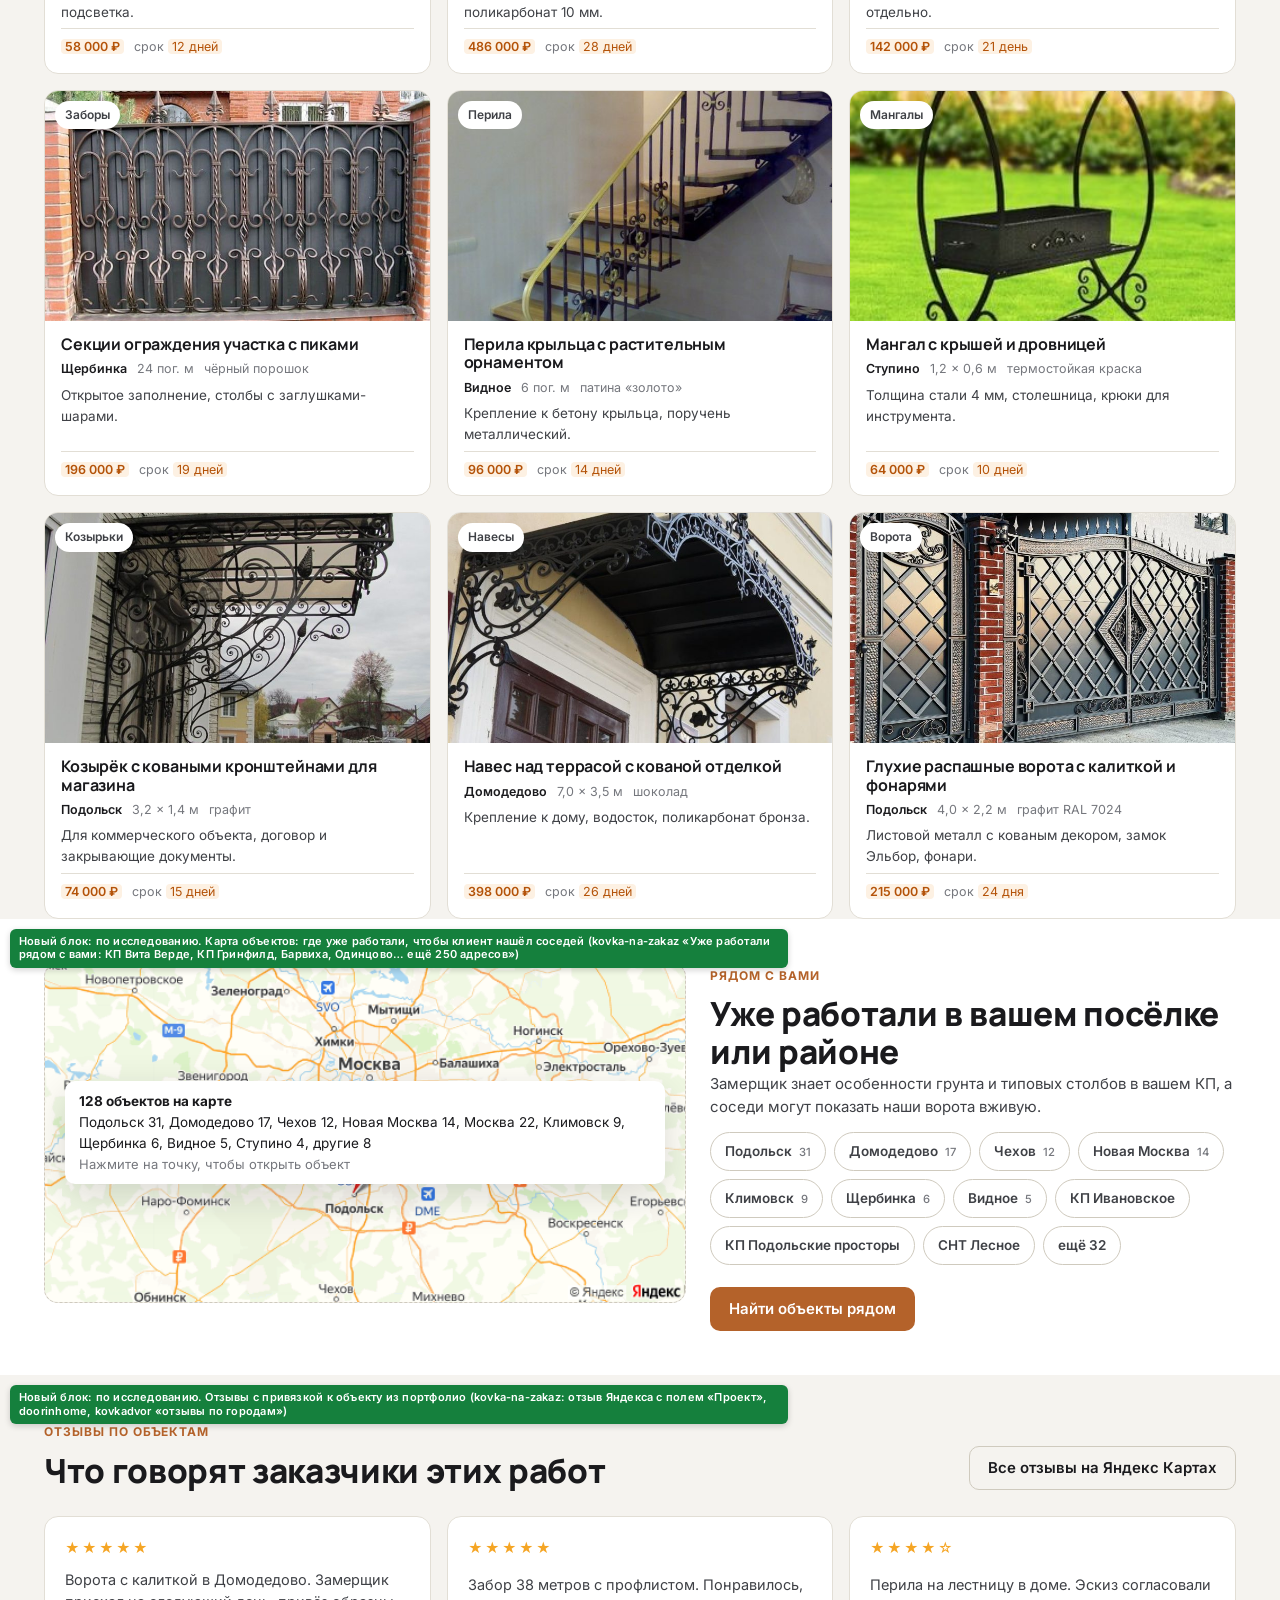
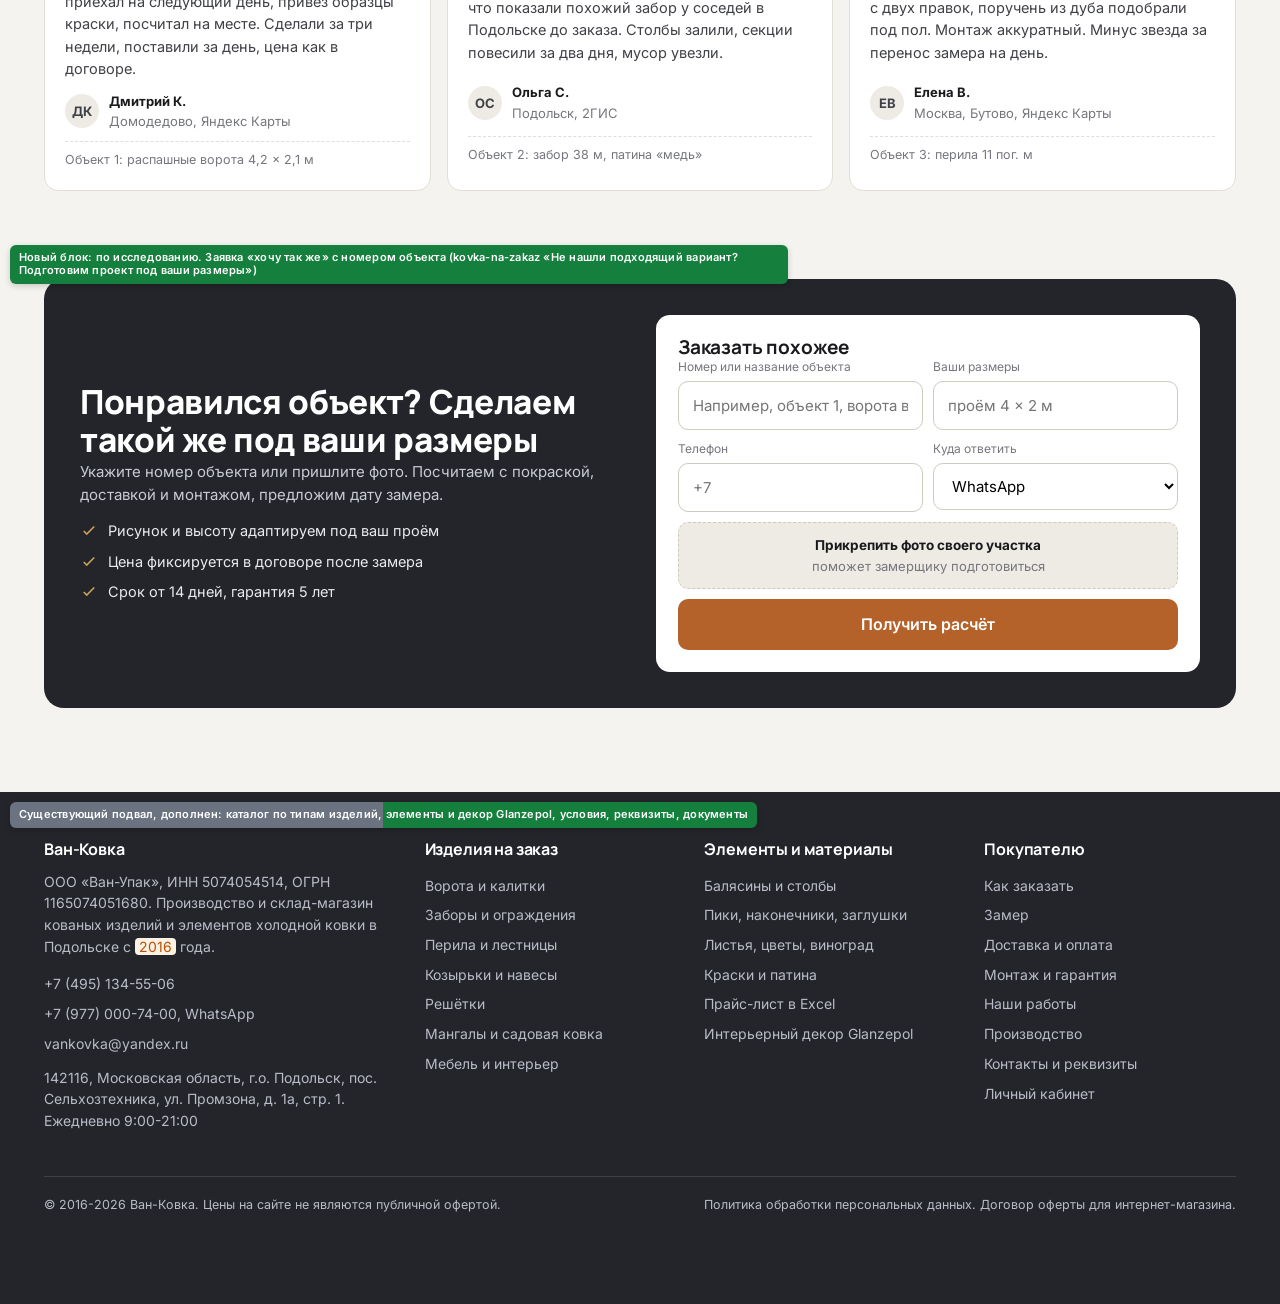
<file: prototypes/portfolio.html>
<!DOCTYPE html>
<html lang="ru">
<head>
<meta charset="utf-8">
<meta name="viewport" content="width=device-width, initial-scale=1">
<title>Прототип: Наши работы. Установленные ворота, заборы, перила, козырьки и навесы в Москве и Подмосковье. Ван-Ковка</title>
<meta name="description" content="Прототип раздела «Наши работы» van-kovka.ru: фильтр по типу изделия и району, карточки объектов с размерами, покрытием, ценой и сроком, карта объектов, отзывы по объектам, заявка «хочу так же».">
<link rel="preconnect" href="https://fonts.googleapis.com">
<link rel="preconnect" href="https://fonts.gstatic.com" crossorigin>
<link href="https://fonts.googleapis.com/css2?family=Inter:wght@400;500;600;700&family=Manrope:wght@500;700;800&display=swap" rel="stylesheet">
<link rel="icon" href="data:image/svg+xml,%3Csvg xmlns=%27http://www.w3.org/2000/svg%27 viewBox=%270 0 32 32%27%3E%3Crect width=%2732%27 height=%2732%27 rx=%277%27 fill=%27%23B4622A%27/%3E%3Ctext x=%2716%27 y=%2722%27 font-size=%2716%27 font-family=%27Arial%27 font-weight=%27700%27 fill=%27white%27 text-anchor=%27middle%27%3EВ%3C/text%3E%3C/svg%3E">
<link rel="stylesheet" href="../assets/styles.css?v=1">
</head>
<body>

<!-- Панель прототипа -->
<div class="proto-bar">
  <span class="pb-title">Прототип «Ван-Ковка»</span>
  <nav>
    <a href="../index.html">Обзор</a>
    <a href="home.html">Главная</a><a href="catalog.html">Каталог</a><a href="product.html">Карточка</a><a href="portfolio.html" class="active">Наши работы</a><a href="project.html">Объект</a><a href="about.html">О производстве</a><a href="order.html">Как заказать</a><a href="contacts.html">Контакты</a><a href="cart.html">Корзина</a><a href="account.html">Кабинет</a>
  </nav>
  <div class="pb-legend">
    <span><i style="background:#6B7280"></i>Существующий блок</span>
    <span><i style="background:#15803D"></i>Новый: по исследованию</span>
    <button class="pb-toggle" data-toggle-tags>Скрыть пометки</button>
  </div>
</div>

<!-- Верхняя полоса -->
<div class="topbar blk" id="top" data-tag="mix" data-label="Существующий блок (верхнее меню «О компании, Как заказать, Доставка, Контакты»), переработан: служебные разделы остались в верхней полосе, как на текущем сайте; добавлены режим, телефон и мессенджеры (kovka-na-zakaz, kovkadvor, kovart)">
  <div class="container">
    <nav class="tb-nav"><a href="portfolio.html" class="active">Наши работы</a><a href="about.html">Производство</a><a href="order.html">Как заказать</a><a href="order.html#dostavka">Доставка</a><a href="contacts.html">Контакты</a></nav>
    <span class="grow"></span>
    <span class="direct hide-m">Замер бесплатно при заказе</span>
    <span class="hide-m">Ежедневно 9:00-21:00</span>
    <a class="phone" href="tel:+74951345506">+7 (495) 134-55-06</a>
    <span class="tb-msgs">
      <a class="wa" href="#" title="WhatsApp"><svg viewBox="0 0 24 24" fill="currentColor"><path d="M12 2a10 10 0 0 0-8.6 15.1L2 22l5.1-1.3A10 10 0 1 0 12 2zm0 18.2a8.2 8.2 0 0 1-4.2-1.2l-.3-.2-3 .8.8-2.9-.2-.3A8.2 8.2 0 1 1 12 20.2zm4.5-6.1c-.2-.1-1.5-.7-1.7-.8s-.4-.1-.6.1-.6.8-.8 1-.3.2-.5.1a6.7 6.7 0 0 1-3.3-2.9c-.3-.4.3-.4.7-1.3.1-.2 0-.3 0-.4l-.8-1.8c-.2-.5-.4-.4-.6-.4h-.5a1 1 0 0 0-.7.3 3 3 0 0 0-.9 2.2 5.2 5.2 0 0 0 1.1 2.8 12 12 0 0 0 4.6 4c1.7.7 2.4.8 3.2.7a2.8 2.8 0 0 0 1.8-1.3 2.2 2.2 0 0 0 .2-1.3c-.1-.1-.3-.2-.5-.3z"/></svg></a>
      <a class="tg" href="#" title="Telegram"><svg viewBox="0 0 24 24" fill="currentColor"><path d="M21.9 4.6 18.7 19.5c-.2 1-.9 1.3-1.8.8l-4.9-3.6-2.4 2.3c-.3.3-.5.5-1 .5l.4-5 9.1-8.2c.4-.4-.1-.5-.6-.2L6.2 13.2 1.4 11.7c-1-.3-1-1 .2-1.5L20.5 3c.9-.3 1.6.2 1.4 1.6z"/></svg></a>
      <a class="mx" href="#" title="MAX"><svg viewBox="0 0 24 24" fill="none" stroke="currentColor" stroke-width="2.4" stroke-linejoin="round"><path d="M4 19V5l8 9 8-9v14"/></svg></a>
    </span>
  </div>
</div>

<!-- Шапка -->
<header class="header blk" data-tag="mix" data-label="Существующий блок, переработан: логотип, поиск по каталогу и артикулу (есть на текущем сайте, сохранён и вынесен в центр), кабинет, корзина и новая кнопка «Рассчитать стоимость» (kovka-na-zakaz, kovart, doorinhome)">
  <div class="container">
    <a class="logo" href="home.html"><img src="../assets/img/logo.webp" alt="Ван-Ковка"><span class="lg-txt"><b>Ван-Ковка</b><span>ковка и элементы, Подольск</span></span></a>
    <form class="search" data-search action="catalog.html" role="search">
      <svg viewBox="0 0 24 24" fill="none" stroke="currentColor" stroke-width="2"><circle cx="11" cy="11" r="7"/><path d="m21 21-4.3-4.3"/></svg><input type="search" placeholder="Поиск по каталогу и артикулу: ворота, балясина 5379" aria-label="Поиск по каталогу" autocomplete="off">
      <div class="search-drop"></div>
    </form>
    <div class="hdr-icons">
      <a class="msg" href="account.html" title="Личный кабинет"><svg viewBox="0 0 24 24" fill="none" stroke="currentColor" stroke-width="2"><path d="M20 21v-2a4 4 0 0 0-4-4H8a4 4 0 0 0-4 4v2"/><circle cx="12" cy="7" r="4"/></svg></a>
      <a class="msg" href="cart.html" title="Корзина"><svg viewBox="0 0 24 24" fill="none" stroke="currentColor" stroke-width="2"><circle cx="9" cy="21" r="1"/><circle cx="20" cy="21" r="1"/><path d="M1 1h4l2.7 13.4a2 2 0 0 0 2 1.6h9.7a2 2 0 0 0 2-1.6L23 6H6"/></svg><span class="cnt">3</span></a>
    </div>
    <a class="btn btn-primary" href="#" data-ask data-ask-title="Рассчитать стоимость изделия" data-ask-sub="Опишите, что нужно, и приложите фото или эскиз. Менеджер пришлёт расчёт в течение рабочего дня">Рассчитать стоимость</a>
    <button class="burger" data-open-menu aria-label="Меню"><svg viewBox="0 0 24 24" fill="none" stroke="currentColor" stroke-width="2"><path d="M4 7h16M4 12h16M4 17h16"/></svg></button>
  </div>
</header>

<!-- Меню каталога -->
<div class="catbar blk" data-tag="mix" data-label="Существующее левое меню каталога из 45 пунктов, переработано: одна строка без дублей, изделия на заказ по типам и отдельный вход в магазин элементов. Три логотипа направлений из шапки убраны намеренно: «Художественная ковка» стала основным каталогом, Glanzepol остался разделом магазина элементов, «Иранская ковка» вела на другой сайт">
  <div class="container">
    <nav class="cat-links"><a class="all" href="catalog.html">Каталог изделий</a><a href="catalog.html" title="Кованые ворота и калитки">Ворота</a><a href="catalog.html" title="Кованые заборы и ограждения">Заборы</a><a href="catalog.html" title="Перила и лестницы">Перила</a><a href="catalog.html" title="Козырьки и навесы">Козырьки</a><a href="catalog.html" title="Решётки на окна и двери">Решётки</a><a href="catalog.html" title="Мангалы и садовая ковка">Мангалы</a><a href="catalog.html" title="Кованая мебель и интерьер">Мебель</a></nav>
    <div class="cb-brands">
      <a href="catalog.html#elements" title="Магазин элементов холодной ковки: 22 раздела и интерьерный декор Glanzepol"><svg viewBox="0 0 24 24" fill="none" stroke="currentColor" stroke-width="2"><path d="M21 8 12 3 3 8v8l9 5 9-5z"/><path d="M3 8l9 5 9-5M12 13v8"/></svg>Элементы ковки</a>
    </div>
  </div>
</div>

<!-- Мобильное меню -->
<div class="drawer">
  <div class="panel">
    <button class="close" data-close-menu aria-label="Закрыть">✕</button>
    <h4>Поиск</h4>
    <form class="search in-drawer" data-search action="catalog.html" role="search">
      <svg viewBox="0 0 24 24" fill="none" stroke="currentColor" stroke-width="2"><circle cx="11" cy="11" r="7"/><path d="m21 21-4.3-4.3"/></svg><input type="search" placeholder="Поиск по каталогу и артикулу: ворота, балясина 5379" aria-label="Поиск по каталогу" autocomplete="off">
      <div class="search-drop"></div>
    </form>
    <h4>Изделия на заказ</h4>
    <a href="catalog.html">Ворота и калитки</a><a href="catalog.html">Заборы и ограждения</a><a href="catalog.html">Перила и лестницы</a><a href="catalog.html">Козырьки и навесы</a><a href="catalog.html">Решётки на окна</a><a href="catalog.html">Мангалы и садовая ковка</a><a href="catalog.html">Мебель и интерьер</a>
    <h4>Магазин элементов</h4>
    <a href="catalog.html#elements">Элементы холодной ковки: 22 раздела</a><a href="catalog.html#elements">Интерьерный декор Glanzepol</a><a href="catalog.html#elements">Прайс-лист в Excel</a>
    <h4>Компания</h4>
    <a href="portfolio.html">Наши работы</a><a href="about.html">Производство</a><a href="order.html">Как заказать, замер, доставка, монтаж</a><a href="contacts.html">Контакты</a><a href="account.html">Личный кабинет</a><a href="cart.html">Корзина</a>
    <h4>Связь</h4>
    <a href="tel:+74951345506">+7 (495) 134-55-06</a><a href="tel:+79770007400">+7 (977) 000-74-00</a><a href="mailto:vankovka@yandex.ru">vankovka@yandex.ru</a><a href="#">WhatsApp</a><a href="#">Telegram</a><a href="#">MAX</a>
  </div>
</div>

<div class="container">
  <div class="crumbs blk blk-inline" data-tag="old" data-label="Существующие хлебные крошки"><a href="home.html">Главная</a><span class="sep">/</span><span>Наши работы</span></div>
  <div class="cat-head blk blk-inline" data-tag="res" data-label="Новый раздел: по результатам исследования. На сайте портфолио нет, фото объектов лежат в карточках товаров. Портфолио есть у 13 из 14 обойдённых сайтов (kovka-na-zakaz 1&nbsp;500+ работ с адресами, kovart, akovka, kovkadvor, doorinhome)">
    <div>
      <h1>Наши работы<span class="cnt"><span class="fill">128 объектов</span></span></h1>
      <p>Ворота, заборы, перила, козырьки, навесы и мангалы, установленные в Москве и Подмосковье. У каждого объекта: задача, размеры, покрытие, срок и стоимость на момент заказа. Понравился объект: закажите такой же под свои размеры. В прототипе показаны 12 объектов, фильтры и сортировка работают по ним.</p>
      <div class="from"><span><b><span class="fill">128</span></b> объектов с 2016&nbsp;года</span><span><b><span class="fill">42</span></b> населённых пункта</span><span><b><span class="fill">4,9</span></b> средняя оценка заказчиков</span></div>
    </div>
    <a class="btn btn-primary" href="#" data-ask data-ask-title="Хочу так же" data-ask-sub="Укажите номер объекта или пришлите фото, посчитаем под ваши размеры">Заказать похожее</a>
  </div>

  <div data-filter-scope>
  <div class="tabs blk blk-inline" data-tag="res" data-label="Новый блок: по исследованию. Фильтр объектов по типу изделия, счётчики по карточкам прототипа (kovka-na-zakaz «Подборки: Кованые перила 301 работа», kovart, akovka «Галерея: ворота и ограждения»)" data-f-tabs>
    <a href="#" class="active" data-f-tab="">Все объекты <small></small></a><a href="#" data-f-tab="type=gates">Ворота и калитки <small></small></a><a href="#" data-f-tab="type=fence">Заборы и ограждения <small></small></a><a href="#" data-f-tab="type=stairs">Перила и лестницы <small></small></a><a href="#" data-f-tab="type=awning">Козырьки <small></small></a><a href="#" data-f-tab="type=canopy">Навесы <small></small></a><a href="#" data-f-tab="type=grill">Мангалы и садовая ковка <small></small></a>
  </div>
  <div class="toolbar blk blk-inline" data-tag="res" data-label="Новый блок: по исследованию. Фильтр по району и стилю, сортировка (kovka-na-zakaz «Наши работы по районам, городам и посёлкам», «Работы рядом»)">
    <div class="sort" data-f-tabs>Где: <a href="#" class="active" data-f-tab="">везде</a><a href="#" data-f-tab="place=podolsk">Подольск</a><a href="#" data-f-tab="place=domodedovo">Домодедово</a><a href="#" data-f-tab="place=chehov">Чехов</a><a href="#" data-f-tab="place=moskva">Москва</a><a href="#" data-f-tab="place=klimovsk">Климовск</a><a href="#" data-f-tab="place=vidnoe">Видное</a><a href="#" data-f-tab="place=stupino">Ступино</a></div>
    <div class="sort" data-f-tabs>Стиль: <a href="#" class="active" data-f-tab="">любой</a><a href="#" data-f-tab="style=klassika">классика</a><a href="#" data-f-tab="style=rastitelnyj">растительный</a><a href="#" data-f-tab="style=loft">лофт</a></div>
    <div class="sort">Сначала: <a href="#" class="active" data-f-sort="new:asc">новые</a><a href="#" data-f-sort="price:asc">дешевле</a><a href="#" data-f-sort="price:desc">дороже</a></div>
    <span class="muted">Показано <b data-f-shown>12</b> из <span data-f-total>12</span></span>
  </div>

  <div class="work-grid blk" id="works" data-tag="res" data-label="Новый блок: по исследованию. Карточка объекта: фото, тип, место, размеры, покрытие, цена и срок (kovka-na-zakaz: «640&nbsp;700 ₽ / шт, Откатные ворота в КП Барский Луг»; kovkadvor «Наши работы» с городами)" data-f-grid>
    
      <a class="work f-item" href="project.html" data-f="type=gates;place=domodedovo;style=rastitelnyj;price=168000;new=1">
        <div class="pic"><img src="../assets/img/gates-1.jpg" alt="Распашные ворота с калиткой и виноградной лозой" loading="lazy"><span class="chip">Ворота</span></div>
        <div class="body"><h3>Распашные ворота с калиткой и виноградной лозой</h3><div class="facts"><span><b>Домодедово</b></span><span>4,2 × 2,1 м</span><span>порошок, чёрный</span></div><p>Ворота под кирпичные столбы заказчика, фонари на столбах, закладные под автоматику.</p><div class="facts" style="margin-top:auto;padding-top:8px;border-top:1px solid var(--line)"><span><b><span class="fill">168&nbsp;000 ₽</span></b></span><span>срок <span class="fill">18&nbsp;дней</span></span></div></div>
      </a>
      <a class="work f-item" href="project.html" data-f="type=fence;place=podolsk;style=klassika;price=312000;new=2">
        <div class="pic"><img src="../assets/img/fence-2.jpg" alt="Забор 38 м с кованым верхом и профлистом" loading="lazy"><span class="chip">Заборы</span></div>
        <div class="body"><h3>Забор 38 м с кованым верхом и профлистом</h3><div class="facts"><span><b>Подольск</b></span><span>секции 2,5 × 1,8 м</span><span>патина «медь»</span></div><p>Столбы 60 × 60 с бетонированием, калитка в том же рисунке.</p><div class="facts" style="margin-top:auto;padding-top:8px;border-top:1px solid var(--line)"><span><b><span class="fill">312&nbsp;000 ₽</span></b></span><span>срок <span class="fill">21 день</span></span></div></div>
      </a>
      <a class="work f-item" href="project.html" data-f="type=stairs;place=moskva;style=klassika;price=154000;new=3">
        <div class="pic"><img src="../assets/img/stairs-1.jpg" alt="Перила внутренней лестницы с дубовым поручнем" loading="lazy"><span class="chip">Перила</span></div>
        <div class="body"><h3>Перила внутренней лестницы с дубовым поручнем</h3><div class="facts"><span><b>Москва, Бутово</b></span><span>11&nbsp;пог. м</span><span>чёрный матовый</span></div><p>Замер по готовым ступеням, крепление в ступень, поручень из дуба.</p><div class="facts" style="margin-top:auto;padding-top:8px;border-top:1px solid var(--line)"><span><b><span class="fill">154&nbsp;000 ₽</span></b></span><span>срок <span class="fill">16&nbsp;дней</span></span></div></div>
      </a>
      <a class="work f-item" href="project.html" data-f="type=awning;place=chehov;style=loft;price=58000;new=4">
        <div class="pic"><img src="../assets/img/awning-2.jpg" alt="Козырёк над входом с монолитным поликарбонатом" loading="lazy"><span class="chip">Козырьки</span></div>
        <div class="body"><h3>Козырёк над входом с монолитным поликарбонатом</h3><div class="facts"><span><b>Чехов</b></span><span>2,4 × 1,2 м</span><span>графит RAL 7024</span></div><p>Кронштейны в стену, скрытый водоотвод, подсветка.</p><div class="facts" style="margin-top:auto;padding-top:8px;border-top:1px solid var(--line)"><span><b><span class="fill">58&nbsp;000 ₽</span></b></span><span>срок <span class="fill">12&nbsp;дней</span></span></div></div>
      </a>
      <a class="work f-item" href="project.html" data-f="type=canopy;place=klimovsk;style=klassika;price=486000;new=5">
        <div class="pic"><img src="../assets/img/canopy-3.jpg" alt="Навес для двух автомобилей с кованым фризом" loading="lazy"><span class="chip">Навесы</span></div>
        <div class="body"><h3>Навес для двух автомобилей с кованым фризом</h3><div class="facts"><span><b>Климовск</b></span><span>6,0 × 5,5 м</span><span>шоколад</span></div><p>Стойки 100 × 100, арочные фермы, сотовый поликарбонат 10&nbsp;мм.</p><div class="facts" style="margin-top:auto;padding-top:8px;border-top:1px solid var(--line)"><span><b><span class="fill">486&nbsp;000 ₽</span></b></span><span>срок <span class="fill">28&nbsp;дней</span></span></div></div>
      </a>
      <a class="work f-item" href="project.html" data-f="type=gates;place=chehov;style=loft;price=142000;new=6">
        <div class="pic"><img src="../assets/img/gates-6.jpg" alt="Откатные ворота с профлистом и кованым верхом" loading="lazy"><span class="chip">Ворота</span></div>
        <div class="body"><h3>Откатные ворота с профлистом и кованым верхом</h3><div class="facts"><span><b>Чехов</b></span><span>4,5 × 2,0 м</span><span>патина «медь»</span></div><p>Фундамент под направляющую, привод, калитка отдельно.</p><div class="facts" style="margin-top:auto;padding-top:8px;border-top:1px solid var(--line)"><span><b><span class="fill">142&nbsp;000 ₽</span></b></span><span>срок <span class="fill">21 день</span></span></div></div>
      </a>
      <a class="work f-item" href="project.html" data-f="type=fence;place=moskva;style=klassika;price=196000;new=7">
        <div class="pic"><img src="../assets/img/fence-5.jpg" alt="Секции ограждения участка с пиками" loading="lazy"><span class="chip">Заборы</span></div>
        <div class="body"><h3>Секции ограждения участка с пиками</h3><div class="facts"><span><b>Щербинка</b></span><span>24&nbsp;пог. м</span><span>чёрный порошок</span></div><p>Открытое заполнение, столбы с заглушками-шарами.</p><div class="facts" style="margin-top:auto;padding-top:8px;border-top:1px solid var(--line)"><span><b><span class="fill">196&nbsp;000 ₽</span></b></span><span>срок <span class="fill">19&nbsp;дней</span></span></div></div>
      </a>
      <a class="work f-item" href="project.html" data-f="type=stairs;place=vidnoe;style=rastitelnyj;price=96000;new=8">
        <div class="pic"><img src="../assets/img/stairs-5.jpg" alt="Перила крыльца с растительным орнаментом" loading="lazy"><span class="chip">Перила</span></div>
        <div class="body"><h3>Перила крыльца с растительным орнаментом</h3><div class="facts"><span><b>Видное</b></span><span>6&nbsp;пог. м</span><span>патина «золото»</span></div><p>Крепление к бетону крыльца, поручень металлический.</p><div class="facts" style="margin-top:auto;padding-top:8px;border-top:1px solid var(--line)"><span><b><span class="fill">96&nbsp;000 ₽</span></b></span><span>срок <span class="fill">14&nbsp;дней</span></span></div></div>
      </a>
      <a class="work f-item" href="project.html" data-f="type=grill;place=stupino;style=loft;price=64000;new=9">
        <div class="pic"><img src="../assets/img/grill-1.jpg" alt="Мангал с крышей и дровницей" loading="lazy"><span class="chip">Мангалы</span></div>
        <div class="body"><h3>Мангал с крышей и дровницей</h3><div class="facts"><span><b>Ступино</b></span><span>1,2 × 0,6 м</span><span>термостойкая краска</span></div><p>Толщина стали 4&nbsp;мм, столешница, крюки для инструмента.</p><div class="facts" style="margin-top:auto;padding-top:8px;border-top:1px solid var(--line)"><span><b><span class="fill">64&nbsp;000 ₽</span></b></span><span>срок <span class="fill">10&nbsp;дней</span></span></div></div>
      </a>
      <a class="work f-item" href="project.html" data-f="type=awning;place=podolsk;style=klassika;price=74000;new=10">
        <div class="pic"><img src="../assets/img/awning-6.jpg" alt="Козырёк с коваными кронштейнами для магазина" loading="lazy"><span class="chip">Козырьки</span></div>
        <div class="body"><h3>Козырёк с коваными кронштейнами для магазина</h3><div class="facts"><span><b>Подольск</b></span><span>3,2 × 1,4 м</span><span>графит</span></div><p>Для коммерческого объекта, договор и закрывающие документы.</p><div class="facts" style="margin-top:auto;padding-top:8px;border-top:1px solid var(--line)"><span><b><span class="fill">74&nbsp;000 ₽</span></b></span><span>срок <span class="fill">15&nbsp;дней</span></span></div></div>
      </a>
      <a class="work f-item" href="project.html" data-f="type=canopy;place=domodedovo;style=rastitelnyj;price=398000;new=11">
        <div class="pic"><img src="../assets/img/canopy-7.jpg" alt="Навес над террасой с кованой отделкой" loading="lazy"><span class="chip">Навесы</span></div>
        <div class="body"><h3>Навес над террасой с кованой отделкой</h3><div class="facts"><span><b>Домодедово</b></span><span>7,0 × 3,5 м</span><span>шоколад</span></div><p>Крепление к дому, водосток, поликарбонат бронза.</p><div class="facts" style="margin-top:auto;padding-top:8px;border-top:1px solid var(--line)"><span><b><span class="fill">398&nbsp;000 ₽</span></b></span><span>срок <span class="fill">26&nbsp;дней</span></span></div></div>
      </a>
      <a class="work f-item" href="project.html" data-f="type=gates;place=podolsk;style=klassika;price=215000;new=12">
        <div class="pic"><img src="../assets/img/gates-9.jpg" alt="Глухие распашные ворота с калиткой и фонарями" loading="lazy"><span class="chip">Ворота</span></div>
        <div class="body"><h3>Глухие распашные ворота с калиткой и фонарями</h3><div class="facts"><span><b>Подольск</b></span><span>4,0 × 2,2 м</span><span>графит RAL 7024</span></div><p>Листовой металл с кованым декором, замок Эльбор, фонари.</p><div class="facts" style="margin-top:auto;padding-top:8px;border-top:1px solid var(--line)"><span><b><span class="fill">215&nbsp;000 ₽</span></b></span><span>срок <span class="fill">24&nbsp;дня</span></span></div></div>
      </a>
    <div class="f-empty" data-f-empty style="display:none"><b>Таких объектов в подборке нет</b>Выберите другой район или стиль. Полный список объектов с адресами пришлёт менеджер.<br><a class="btn btn-outline btn-sm" href="#" data-f-reset>Сбросить фильтры</a> <a class="btn btn-primary btn-sm" href="#" data-ask data-ask-title="Показать работы рядом" data-ask-sub="Укажите посёлок или район, пришлём адреса объектов">Найти объекты рядом</a></div>
  </div>
  <div class="pager" data-f-pager><a href="#" class="active">1</a><a href="#">2</a><a href="#">3</a><a href="#">…</a><a href="#">11</a><a href="#">→</a></div>
  </div>
</div>
<section class="section alt blk" id="map" data-tag="res" data-label="Новый блок: по исследованию. Карта объектов: где уже работали, чтобы клиент нашёл соседей (kovka-na-zakaz «Уже работали рядом с вами: КП Вита Верде, КП Гринфилд, Барвиха, Одинцово… ещё 250 адресов»)">

  <div class="container">
    <div class="route">
      <div class="map"><img src="../assets/img/map-region.png" alt="Карта объектов" loading="lazy"><div class="pin"><b>128 объектов на карте</b><br>Подольск 31, Домодедово 17, Чехов 12, Новая Москва 14, Москва 22, Климовск 9, Щербинка 6, Видное 5, Ступино 4, другие 8<br><span class="muted small">Нажмите на точку, чтобы открыть объект</span></div></div>
      <div>
        <span class="eyebrow">Рядом с вами</span>
        <h2>Уже работали в вашем посёлке или районе</h2>
        <p style="color:var(--ink-2)">Замерщик знает особенности грунта и типовых столбов в вашем КП, а соседи могут показать наши ворота вживую.</p>
        <div class="tabs" style="margin-top:14px"><a href="#works">Подольск <small>31</small></a><a href="#works">Домодедово <small>17</small></a><a href="#works">Чехов <small>12</small></a><a href="#works">Новая Москва <small>14</small></a><a href="#works">Климовск <small>9</small></a><a href="#works">Щербинка <small>6</small></a><a href="#works">Видное <small>5</small></a><a href="#works">КП Ивановское</a><a href="#works">КП Подольские просторы</a><a href="#works">СНТ Лесное</a><a href="#works">ещё 32</a></div>
        <a class="btn btn-primary" href="#" data-ask data-ask-title="Показать работы рядом" data-ask-sub="Укажите посёлок или район, пришлём адреса объектов, которые можно посмотреть">Найти объекты рядом</a>
      </div>
    </div>
  </div>
</section>
<section class="section  blk" id="reviews" data-tag="res" data-label="Новый блок: по исследованию. Отзывы с привязкой к объекту из портфолио (kovka-na-zakaz: отзыв Яндекса с полем «Проект», doorinhome, kovkadvor «отзывы по городам»)">

  <div class="container">
    <div class="section-head"><div><span class="eyebrow">Отзывы по объектам</span><h2>Что говорят заказчики этих работ</h2></div><a class="btn btn-outline" href="#">Все отзывы на Яндекс Картах</a></div>
    <div class="rev-grid">
      <div class="rev"><div class="stars">★★★★★</div><p>Ворота с калиткой в Домодедово. Замерщик приехал на следующий день, привёз образцы краски, посчитал на месте. Сделали за три недели, поставили за день, цена как в договоре.</p><div class="who"><i>ДК</i><div><b>Дмитрий К.</b><br><span class="muted small">Домодедово, Яндекс Карты</span></div></div><div class="proj">Объект 1: распашные ворота 4,2 × 2,1 м</div></div>
      <div class="rev"><div class="stars">★★★★★</div><p>Забор 38 метров с профлистом. Понравилось, что показали похожий забор у соседей в Подольске до заказа. Столбы залили, секции повесили за два дня, мусор увезли.</p><div class="who"><i>ОС</i><div><b>Ольга С.</b><br><span class="muted small">Подольск, 2ГИС</span></div></div><div class="proj">Объект 2: забор 38 м, патина «медь»</div></div>
      <div class="rev"><div class="stars">★★★★☆</div><p>Перила на лестницу в доме. Эскиз согласовали с двух правок, поручень из дуба подобрали под пол. Монтаж аккуратный. Минус звезда за перенос замера на день.</p><div class="who"><i>ЕВ</i><div><b>Елена В.</b><br><span class="muted small">Москва, Бутово, Яндекс Карты</span></div></div><div class="proj">Объект 3: перила 11&nbsp;пог. м</div></div>
    </div>
  </div>
</section>
<section class="section  blk" id="cta" data-tag="res" data-label="Новый блок: по исследованию. Заявка «хочу так же» с номером объекта (kovka-na-zakaz «Не нашли подходящий вариант? Подготовим проект под ваши размеры»)">

  <div class="container">
    <div class="calc">
      <div>
        <h2>Понравился объект? Сделаем такой же под ваши размеры</h2>
        <p>Укажите номер объекта или пришлите фото. Посчитаем с покраской, доставкой и монтажом, предложим дату замера.</p>
        <ul><li><svg viewBox="0 0 24 24" fill="none" stroke="currentColor" stroke-width="2.2"><path d="m5 12 4 4L19 6"/></svg><span>Рисунок и высоту адаптируем под ваш проём</span></li><li><svg viewBox="0 0 24 24" fill="none" stroke="currentColor" stroke-width="2.2"><path d="m5 12 4 4L19 6"/></svg><span>Цена фиксируется в договоре после замера</span></li><li><svg viewBox="0 0 24 24" fill="none" stroke="currentColor" stroke-width="2.2"><path d="m5 12 4 4L19 6"/></svg><span>Срок от 14&nbsp;дней, гарантия 5&nbsp;лет</span></li></ul>
      </div>
      <form class="form" data-done="Принято, ответим в течение рабочего дня">
        <h3>Заказать похожее</h3>
        <div class="row2"><label class="field"><span>Номер или название объекта</span><input type="text" placeholder="Например, объект 1, ворота в Домодедово"></label><label class="field"><span>Ваши размеры</span><input type="text" placeholder="проём 4 × 2 м"></label></div>
        <div class="row2"><label class="field"><span>Телефон</span><input type="tel" placeholder="+7" required></label><label class="field"><span>Куда ответить</span><select><option>WhatsApp</option><option>Telegram</option><option>MAX</option><option>Позвонить</option></select></label></div>
        <div class="upload"><b>Прикрепить фото своего участка</b>поможет замерщику подготовиться</div>
        <button class="btn btn-primary btn-block btn-lg" type="submit" style="margin-top:10px">Получить расчёт</button>
      </form>
    </div>
  </div>
</section>

<!-- Подвал -->
<footer class="footer blk" data-tag="mix" data-label="Существующий подвал, дополнен: каталог по типам изделий, элементы и декор Glanzepol, условия, реквизиты, документы">
  <div class="container">
    <div class="cols">
      <div>
        <h4>Ван-Ковка</h4>
        <p>ООО «Ван-Упак», ИНН 5074054514, ОГРН 1165074051680. Производство и склад-магазин кованых изделий и элементов холодной ковки в Подольске с <span class="fill">2016</span> года.</p>
        <a href="tel:+74951345506">+7 (495) 134-55-06</a>
        <a href="tel:+79770007400">+7 (977) 000-74-00, WhatsApp</a>
        <a href="mailto:vankovka@yandex.ru">vankovka@yandex.ru</a>
        <p style="margin-top:8px">142116, Московская область, г.о. Подольск, пос. Сельхозтехника, ул. Промзона, д. 1а, стр. 1. Ежедневно 9:00-21:00</p>
      </div>
      <div>
        <h4>Изделия на заказ</h4>
        <a href="catalog.html">Ворота и калитки</a><a href="catalog.html">Заборы и ограждения</a><a href="catalog.html">Перила и лестницы</a><a href="catalog.html">Козырьки и навесы</a><a href="catalog.html">Решётки</a><a href="catalog.html">Мангалы и садовая ковка</a><a href="catalog.html">Мебель и интерьер</a>
      </div>
      <div>
        <h4>Элементы и материалы</h4>
        <a href="catalog.html#elements">Балясины и столбы</a><a href="catalog.html#elements">Пики, наконечники, заглушки</a><a href="catalog.html#elements">Листья, цветы, виноград</a><a href="catalog.html#elements">Краски и патина</a><a href="catalog.html#elements">Прайс-лист в Excel</a><a href="catalog.html#elements">Интерьерный декор Glanzepol</a>
      </div>
      <div>
        <h4>Покупателю</h4>
        <a href="order.html">Как заказать</a><a href="order.html#zamer">Замер</a><a href="order.html#dostavka">Доставка и оплата</a><a href="order.html#montazh">Монтаж и гарантия</a><a href="portfolio.html">Наши работы</a><a href="about.html">Производство</a><a href="contacts.html">Контакты и реквизиты</a><a href="account.html">Личный кабинет</a>
      </div>
    </div>
    <div class="bottom">
      <span>© 2016-2026 Ван-Ковка. Цены на сайте не являются публичной офертой.</span>
      <span>Политика обработки персональных данных. Договор оферты для интернет-магазина.</span>
    </div>
  </div>
</footer>

<!-- Липкая панель на мобильном -->
<div class="sticky-bar blk" data-tag="res" data-label="Новый блок: по исследованию. Телефон и заявка всегда под пальцем на телефоне (kovka-na-zakaz, kovart)">
  
  <a class="btn btn-outline" href="tel:+74951345506">Позвонить</a>
  <a class="btn btn-primary" href="#" data-ask data-ask-title="Заказать похожее" data-ask-sub="Оставьте телефон, менеджер перезвонит за 15 минут">Заказать похожее</a>
</div>

<!-- Модальное окно заявки -->
<div class="modal">
  <div class="box">
    <button class="x" data-close-modal aria-label="Закрыть">✕</button>
    <h3>Рассчитать стоимость</h3>
    <div class="sub">Опишите, что нужно. Менеджер пришлёт расчёт в течение рабочего дня</div>
    <div class="prod-line" style="display:none"><b>Изделие:</b> <span></span></div>
    <form data-done="Принято, менеджер свяжется за 15 минут">
      <div class="row2">
        <label class="field"><span>Имя</span><input type="text" placeholder="Как к вам обращаться"></label>
        <label class="field"><span>Телефон</span><input type="tel" placeholder="+7" required></label>
      </div>
      <label class="field"><span>Что нужно</span><textarea placeholder="Например: распашные ворота 4 × 2 м с калиткой, участок в Домодедово, есть фото забора"></textarea></label>
      <div class="upload"><b>Прикрепить фото или эскиз</b>jpg, png, pdf до 20 МБ. Можно фото из интернета «хочу так же»</div>
      <button class="btn btn-primary btn-block btn-lg" type="submit" style="margin-top:12px">Получить расчёт</button>
      <div class="consent">Нажимая кнопку, вы соглашаетесь с политикой обработки персональных данных</div>
    </form>
  </div>
</div>
<script src="../assets/app.js"></script>
</body>
</html>
</file>
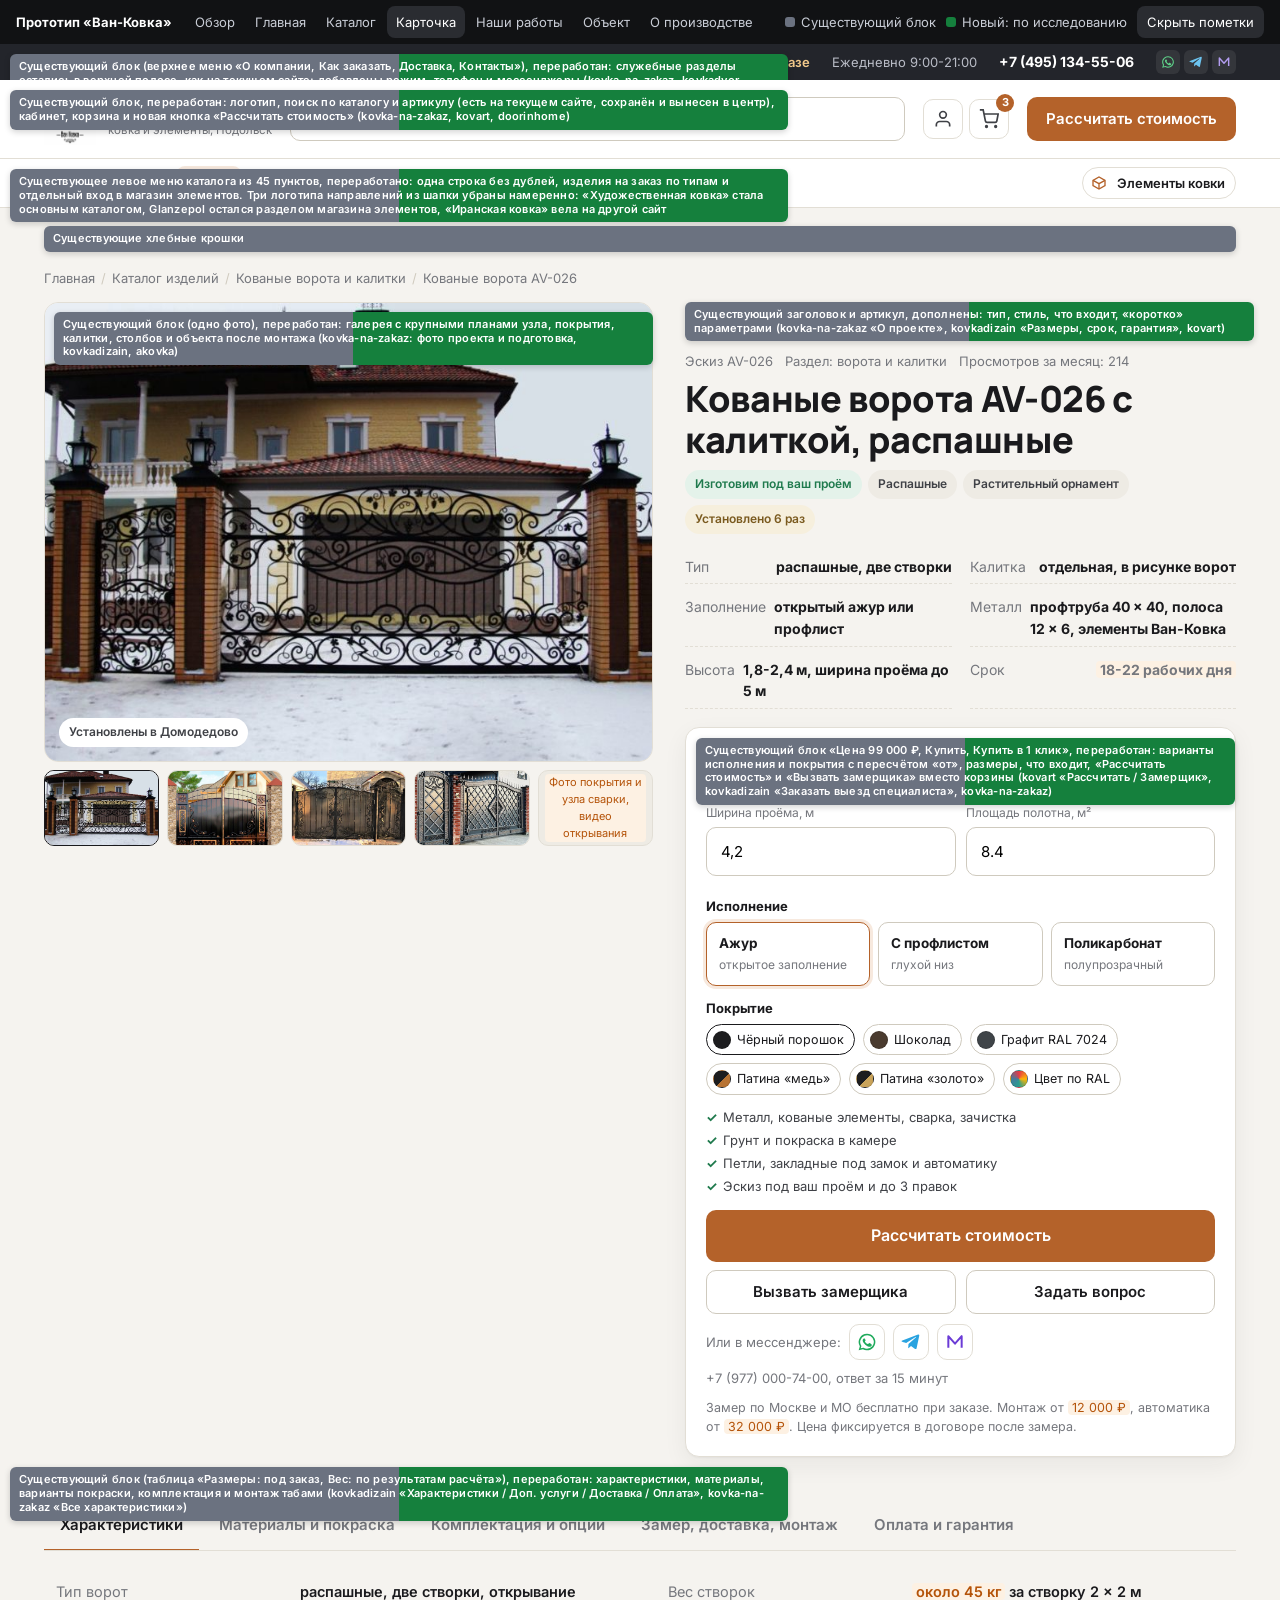
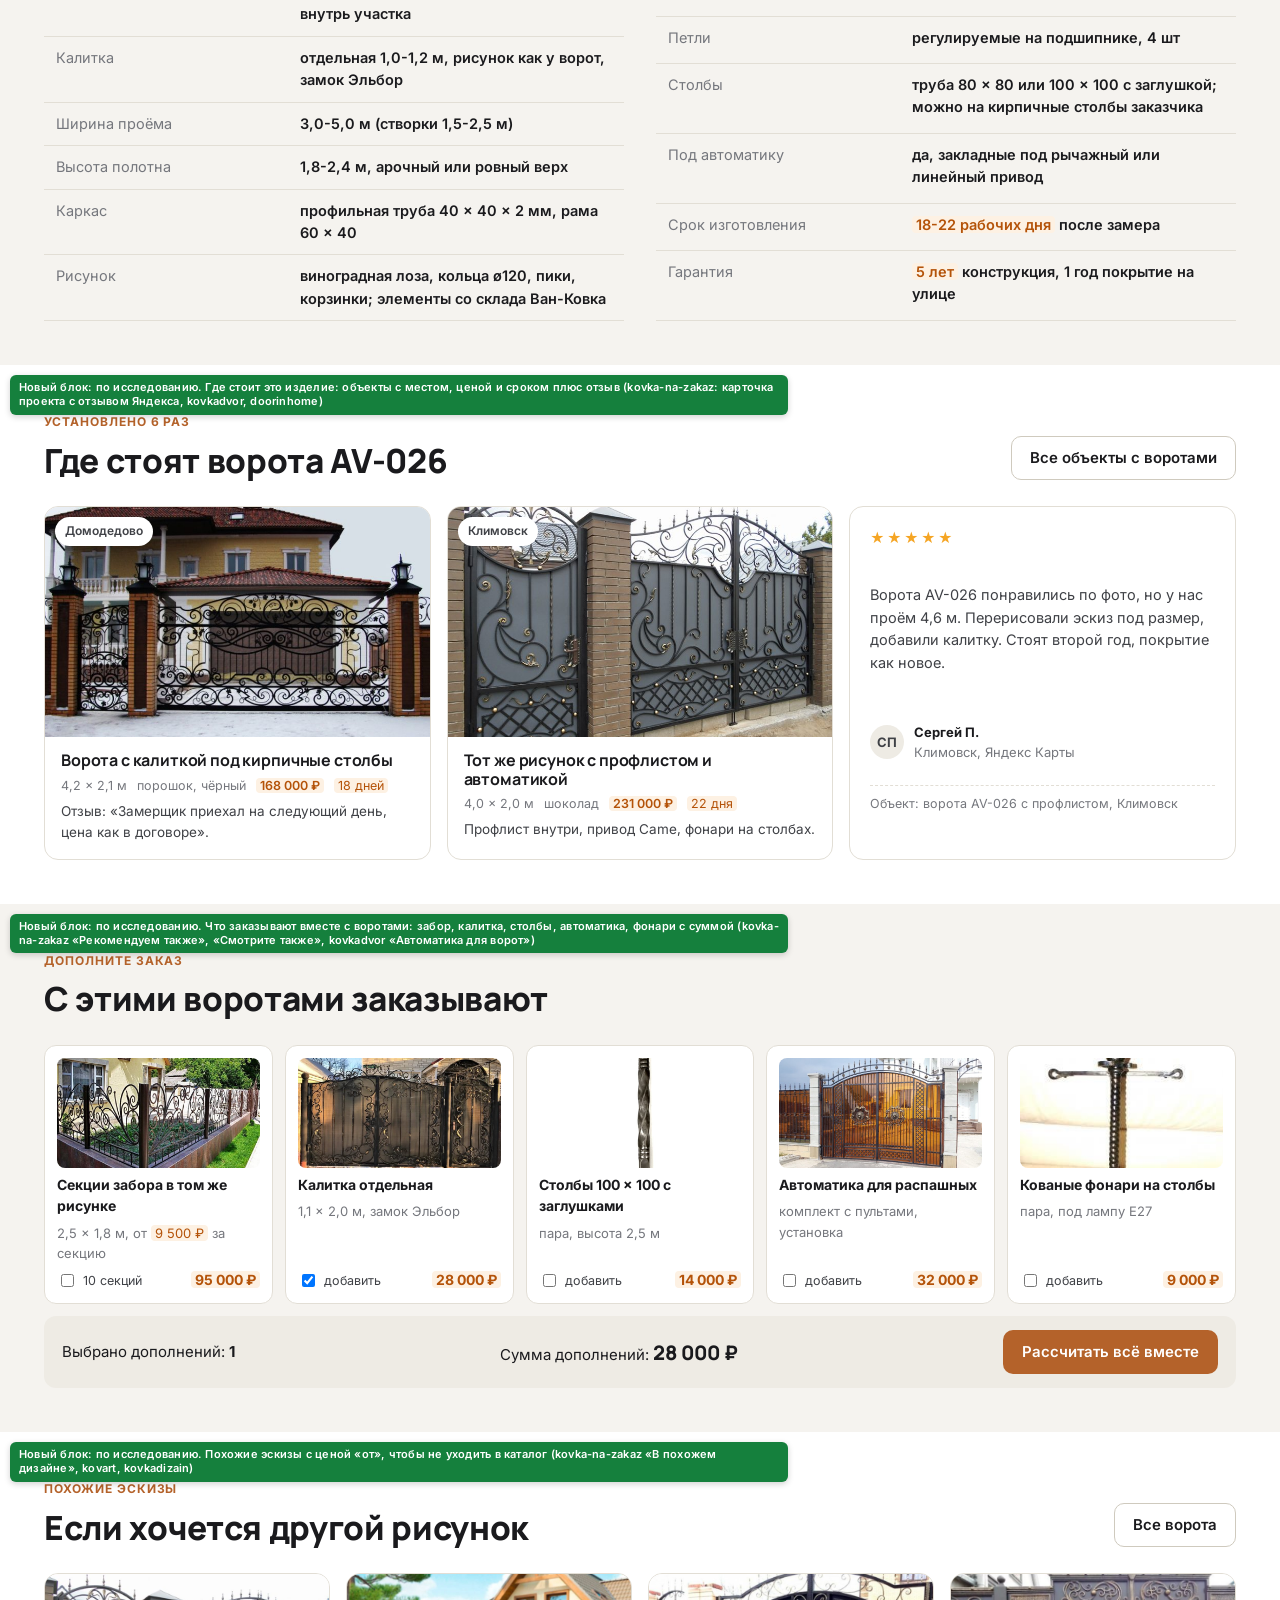
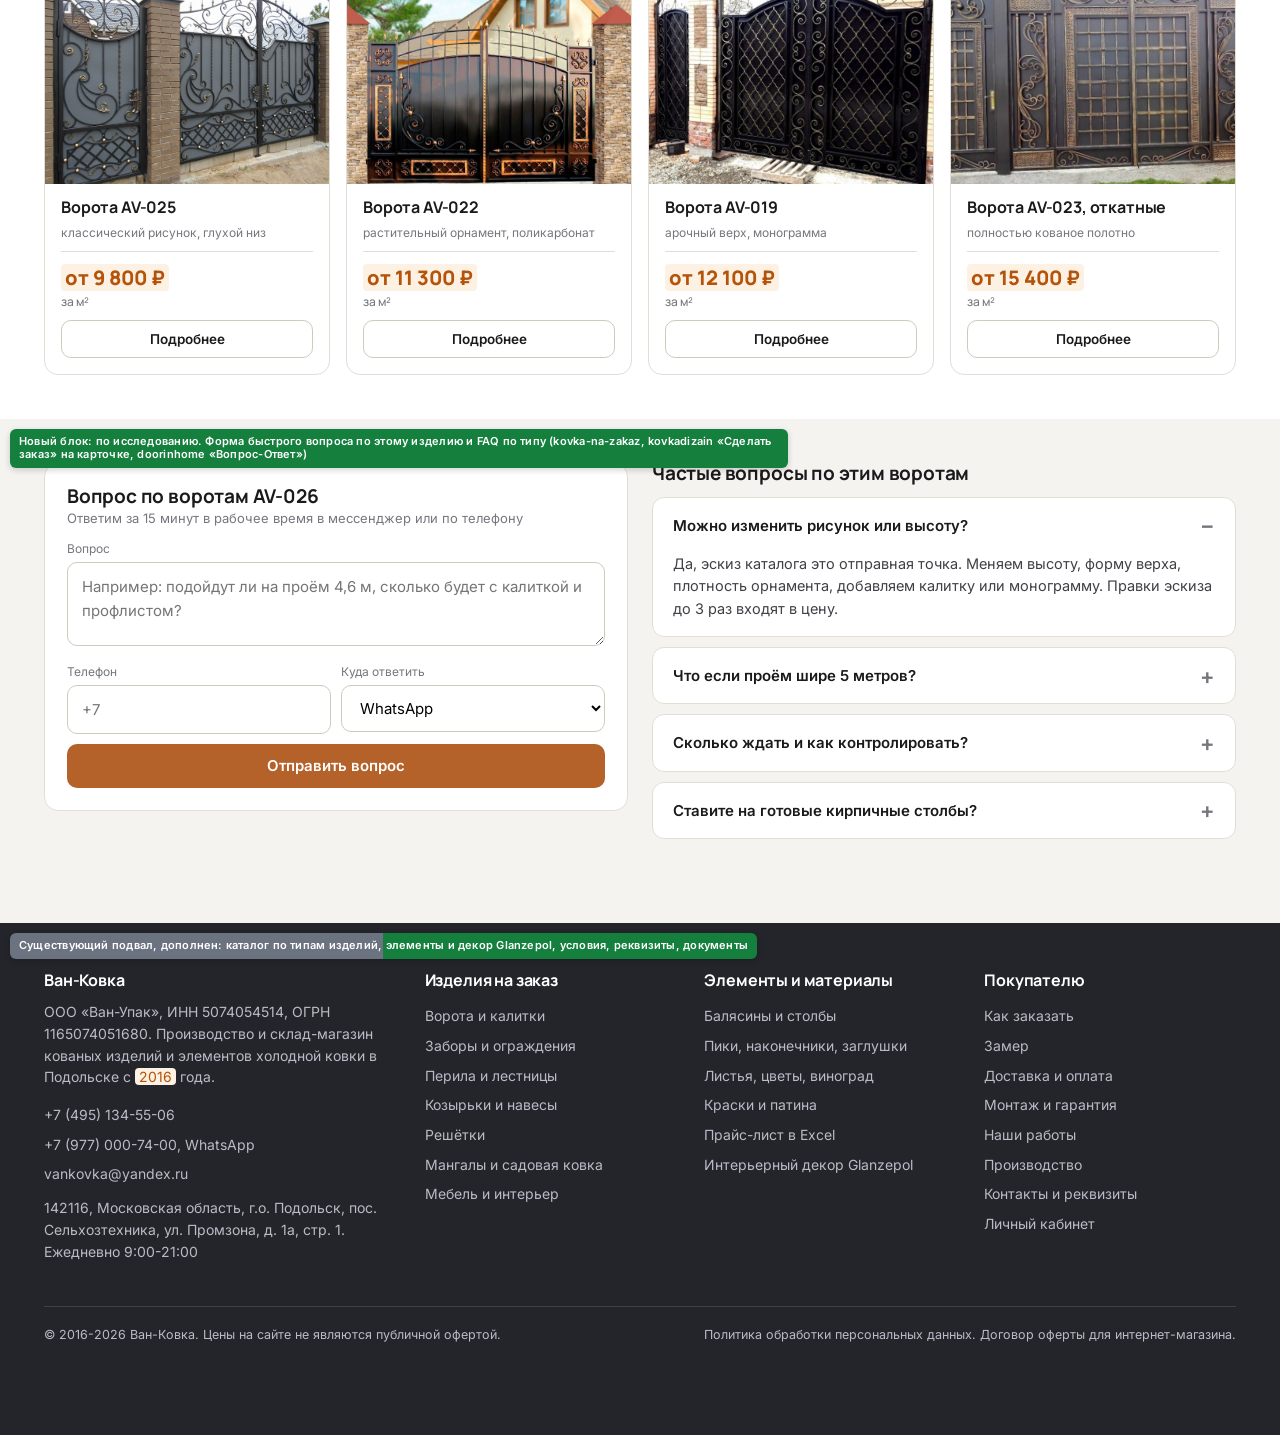
<file: prototypes/product.html>
<!DOCTYPE html>
<html lang="ru">
<head>
<meta charset="utf-8">
<meta name="viewport" content="width=device-width, initial-scale=1">
<title>Прототип: Карточка изделия. Кованые ворота AV-026 с калиткой: цена от 12&nbsp;500 ₽ за м², варианты покраски, характеристики, расчёт. Ван-Ковка</title>
<meta name="description" content="Прототип карточки изделия van-kovka.ru: галерея крупных планов, характеристики, материалы и варианты покраски с пересчётом цены, комплектация, замер, доставка и монтаж, объекты, дополнения, вопрос по изделию.">
<link rel="preconnect" href="https://fonts.googleapis.com">
<link rel="preconnect" href="https://fonts.gstatic.com" crossorigin>
<link href="https://fonts.googleapis.com/css2?family=Inter:wght@400;500;600;700&family=Manrope:wght@500;700;800&display=swap" rel="stylesheet">
<link rel="icon" href="data:image/svg+xml,%3Csvg xmlns=%27http://www.w3.org/2000/svg%27 viewBox=%270 0 32 32%27%3E%3Crect width=%2732%27 height=%2732%27 rx=%277%27 fill=%27%23B4622A%27/%3E%3Ctext x=%2716%27 y=%2722%27 font-size=%2716%27 font-family=%27Arial%27 font-weight=%27700%27 fill=%27white%27 text-anchor=%27middle%27%3EВ%3C/text%3E%3C/svg%3E">
<link rel="stylesheet" href="../assets/styles.css?v=1">
</head>
<body>

<!-- Панель прототипа -->
<div class="proto-bar">
  <span class="pb-title">Прототип «Ван-Ковка»</span>
  <nav>
    <a href="../index.html">Обзор</a>
    <a href="home.html">Главная</a><a href="catalog.html">Каталог</a><a href="product.html" class="active">Карточка</a><a href="portfolio.html">Наши работы</a><a href="project.html">Объект</a><a href="about.html">О производстве</a><a href="order.html">Как заказать</a><a href="contacts.html">Контакты</a><a href="cart.html">Корзина</a><a href="account.html">Кабинет</a>
  </nav>
  <div class="pb-legend">
    <span><i style="background:#6B7280"></i>Существующий блок</span>
    <span><i style="background:#15803D"></i>Новый: по исследованию</span>
    <button class="pb-toggle" data-toggle-tags>Скрыть пометки</button>
  </div>
</div>

<!-- Верхняя полоса -->
<div class="topbar blk" id="top" data-tag="mix" data-label="Существующий блок (верхнее меню «О компании, Как заказать, Доставка, Контакты»), переработан: служебные разделы остались в верхней полосе, как на текущем сайте; добавлены режим, телефон и мессенджеры (kovka-na-zakaz, kovkadvor, kovart)">
  <div class="container">
    <nav class="tb-nav"><a href="portfolio.html">Наши работы</a><a href="about.html">Производство</a><a href="order.html">Как заказать</a><a href="order.html#dostavka">Доставка</a><a href="contacts.html">Контакты</a></nav>
    <span class="grow"></span>
    <span class="direct hide-m">Замер бесплатно при заказе</span>
    <span class="hide-m">Ежедневно 9:00-21:00</span>
    <a class="phone" href="tel:+74951345506">+7 (495) 134-55-06</a>
    <span class="tb-msgs">
      <a class="wa" href="#" title="WhatsApp"><svg viewBox="0 0 24 24" fill="currentColor"><path d="M12 2a10 10 0 0 0-8.6 15.1L2 22l5.1-1.3A10 10 0 1 0 12 2zm0 18.2a8.2 8.2 0 0 1-4.2-1.2l-.3-.2-3 .8.8-2.9-.2-.3A8.2 8.2 0 1 1 12 20.2zm4.5-6.1c-.2-.1-1.5-.7-1.7-.8s-.4-.1-.6.1-.6.8-.8 1-.3.2-.5.1a6.7 6.7 0 0 1-3.3-2.9c-.3-.4.3-.4.7-1.3.1-.2 0-.3 0-.4l-.8-1.8c-.2-.5-.4-.4-.6-.4h-.5a1 1 0 0 0-.7.3 3 3 0 0 0-.9 2.2 5.2 5.2 0 0 0 1.1 2.8 12 12 0 0 0 4.6 4c1.7.7 2.4.8 3.2.7a2.8 2.8 0 0 0 1.8-1.3 2.2 2.2 0 0 0 .2-1.3c-.1-.1-.3-.2-.5-.3z"/></svg></a>
      <a class="tg" href="#" title="Telegram"><svg viewBox="0 0 24 24" fill="currentColor"><path d="M21.9 4.6 18.7 19.5c-.2 1-.9 1.3-1.8.8l-4.9-3.6-2.4 2.3c-.3.3-.5.5-1 .5l.4-5 9.1-8.2c.4-.4-.1-.5-.6-.2L6.2 13.2 1.4 11.7c-1-.3-1-1 .2-1.5L20.5 3c.9-.3 1.6.2 1.4 1.6z"/></svg></a>
      <a class="mx" href="#" title="MAX"><svg viewBox="0 0 24 24" fill="none" stroke="currentColor" stroke-width="2.4" stroke-linejoin="round"><path d="M4 19V5l8 9 8-9v14"/></svg></a>
    </span>
  </div>
</div>

<!-- Шапка -->
<header class="header blk" data-tag="mix" data-label="Существующий блок, переработан: логотип, поиск по каталогу и артикулу (есть на текущем сайте, сохранён и вынесен в центр), кабинет, корзина и новая кнопка «Рассчитать стоимость» (kovka-na-zakaz, kovart, doorinhome)">
  <div class="container">
    <a class="logo" href="home.html"><img src="../assets/img/logo.webp" alt="Ван-Ковка"><span class="lg-txt"><b>Ван-Ковка</b><span>ковка и элементы, Подольск</span></span></a>
    <form class="search" data-search action="catalog.html" role="search">
      <svg viewBox="0 0 24 24" fill="none" stroke="currentColor" stroke-width="2"><circle cx="11" cy="11" r="7"/><path d="m21 21-4.3-4.3"/></svg><input type="search" placeholder="Поиск по каталогу и артикулу: ворота, балясина 5379" aria-label="Поиск по каталогу" autocomplete="off">
      <div class="search-drop"></div>
    </form>
    <div class="hdr-icons">
      <a class="msg" href="account.html" title="Личный кабинет"><svg viewBox="0 0 24 24" fill="none" stroke="currentColor" stroke-width="2"><path d="M20 21v-2a4 4 0 0 0-4-4H8a4 4 0 0 0-4 4v2"/><circle cx="12" cy="7" r="4"/></svg></a>
      <a class="msg" href="cart.html" title="Корзина"><svg viewBox="0 0 24 24" fill="none" stroke="currentColor" stroke-width="2"><circle cx="9" cy="21" r="1"/><circle cx="20" cy="21" r="1"/><path d="M1 1h4l2.7 13.4a2 2 0 0 0 2 1.6h9.7a2 2 0 0 0 2-1.6L23 6H6"/></svg><span class="cnt">3</span></a>
    </div>
    <a class="btn btn-primary" href="#" data-ask data-ask-title="Рассчитать стоимость изделия" data-ask-sub="Опишите, что нужно, и приложите фото или эскиз. Менеджер пришлёт расчёт в течение рабочего дня">Рассчитать стоимость</a>
    <button class="burger" data-open-menu aria-label="Меню"><svg viewBox="0 0 24 24" fill="none" stroke="currentColor" stroke-width="2"><path d="M4 7h16M4 12h16M4 17h16"/></svg></button>
  </div>
</header>

<!-- Меню каталога -->
<div class="catbar blk" data-tag="mix" data-label="Существующее левое меню каталога из 45 пунктов, переработано: одна строка без дублей, изделия на заказ по типам и отдельный вход в магазин элементов. Три логотипа направлений из шапки убраны намеренно: «Художественная ковка» стала основным каталогом, Glanzepol остался разделом магазина элементов, «Иранская ковка» вела на другой сайт">
  <div class="container">
    <nav class="cat-links"><a class="all" href="catalog.html">Каталог изделий</a><a href="catalog.html" title="Кованые ворота и калитки" class="active">Ворота</a><a href="catalog.html" title="Кованые заборы и ограждения">Заборы</a><a href="catalog.html" title="Перила и лестницы">Перила</a><a href="catalog.html" title="Козырьки и навесы">Козырьки</a><a href="catalog.html" title="Решётки на окна и двери">Решётки</a><a href="catalog.html" title="Мангалы и садовая ковка">Мангалы</a><a href="catalog.html" title="Кованая мебель и интерьер">Мебель</a></nav>
    <div class="cb-brands">
      <a href="catalog.html#elements" title="Магазин элементов холодной ковки: 22 раздела и интерьерный декор Glanzepol"><svg viewBox="0 0 24 24" fill="none" stroke="currentColor" stroke-width="2"><path d="M21 8 12 3 3 8v8l9 5 9-5z"/><path d="M3 8l9 5 9-5M12 13v8"/></svg>Элементы ковки</a>
    </div>
  </div>
</div>

<!-- Мобильное меню -->
<div class="drawer">
  <div class="panel">
    <button class="close" data-close-menu aria-label="Закрыть">✕</button>
    <h4>Поиск</h4>
    <form class="search in-drawer" data-search action="catalog.html" role="search">
      <svg viewBox="0 0 24 24" fill="none" stroke="currentColor" stroke-width="2"><circle cx="11" cy="11" r="7"/><path d="m21 21-4.3-4.3"/></svg><input type="search" placeholder="Поиск по каталогу и артикулу: ворота, балясина 5379" aria-label="Поиск по каталогу" autocomplete="off">
      <div class="search-drop"></div>
    </form>
    <h4>Изделия на заказ</h4>
    <a href="catalog.html">Ворота и калитки</a><a href="catalog.html">Заборы и ограждения</a><a href="catalog.html">Перила и лестницы</a><a href="catalog.html">Козырьки и навесы</a><a href="catalog.html">Решётки на окна</a><a href="catalog.html">Мангалы и садовая ковка</a><a href="catalog.html">Мебель и интерьер</a>
    <h4>Магазин элементов</h4>
    <a href="catalog.html#elements">Элементы холодной ковки: 22 раздела</a><a href="catalog.html#elements">Интерьерный декор Glanzepol</a><a href="catalog.html#elements">Прайс-лист в Excel</a>
    <h4>Компания</h4>
    <a href="portfolio.html">Наши работы</a><a href="about.html">Производство</a><a href="order.html">Как заказать, замер, доставка, монтаж</a><a href="contacts.html">Контакты</a><a href="account.html">Личный кабинет</a><a href="cart.html">Корзина</a>
    <h4>Связь</h4>
    <a href="tel:+74951345506">+7 (495) 134-55-06</a><a href="tel:+79770007400">+7 (977) 000-74-00</a><a href="mailto:vankovka@yandex.ru">vankovka@yandex.ru</a><a href="#">WhatsApp</a><a href="#">Telegram</a><a href="#">MAX</a>
  </div>
</div>

<div class="container">
  <div class="crumbs blk blk-inline" data-tag="old" data-label="Существующие хлебные крошки"><a href="home.html">Главная</a><span class="sep">/</span><a href="catalog.html">Каталог изделий</a><span class="sep">/</span><a href="catalog.html">Кованые ворота и калитки</a><span class="sep">/</span><span>Кованые ворота AV-026</span></div>

  <div class="product-top">
    <div class="gallery blk" data-tag="mix" data-label="Существующий блок (одно фото), переработан: галерея с крупными планами узла, покрытия, калитки, столбов и объекта после монтажа (kovka-na-zakaz: фото проекта и подготовка, kovkadizain, akovka)">
      <div class="main"><img src="../assets/img/gates-1.jpg" alt="Кованые ворота AV-026 на объекте в Домодедово"><span class="chip">Установлены в Домодедово</span></div>
      <div class="thumbs">
        <div class="active" data-cap="Установлены в Домодедово"><img src="../assets/img/gates-1.jpg" alt=""></div>
        <div data-cap="Крупный план: виноградная лоза и кольца"><img src="../assets/img/gates-5.jpg" alt=""></div>
        <div data-cap="Калитка в том же рисунке"><img src="../assets/img/gates-3.jpg" alt=""></div>
        <div data-cap="Вариант с профлистом, глухой низ"><img src="../assets/img/gates-9.jpg" alt=""></div>
        <div class="ph" data-cap="Образцы покрытий: порошок, патина"><span class="fill">Фото покрытия и узла сварки, видео открывания</span></div>
      </div>
    </div>

    <div>
      <div class="p-head blk blk-inline" data-tag="mix" data-label="Существующий заголовок и артикул, дополнены: тип, стиль, что входит, «коротко» параметрами (kovka-na-zakaz «О проекте», kovkadizain «Размеры, срок, гарантия», kovart)">
        <div class="art"><span>Эскиз AV-026</span><span>Раздел: ворота и калитки</span><span>Просмотров за месяц: 214</span></div>
        <h1>Кованые ворота AV-026 с калиткой, распашные</h1>
        <div class="status"><span class="chip ok">Изготовим под ваш проём</span><span class="chip">Распашные</span><span class="chip">Растительный орнамент</span><span class="chip gold">Установлено 6 раз</span></div>
        <div class="quick">
          <div><span>Тип</span><b>распашные, две створки</b></div>
          <div><span>Калитка</span><b>отдельная, в рисунке ворот</b></div>
          <div><span>Заполнение</span><b>открытый ажур или профлист</b></div>
          <div><span>Металл</span><b>профтруба 40 × 40, полоса 12 × 6, элементы Ван-Ковка</b></div>
          <div><span>Высота</span><b>1,8-2,4 м, ширина проёма до 5 м</b></div>
          <div><span>Срок</span><b><span class="fill">18-22 рабочих дня</span></b></div>
        </div>
      </div>

      <div class="buy blk" data-tag="mix" data-label="Существующий блок «Цена 99&nbsp;000 ₽, Купить, Купить в 1 клик», переработан: варианты исполнения и покрытия с пересчётом «от», размеры, что входит, «Рассчитать стоимость» и «Вызвать замерщика» вместо корзины (kovart «Рассчитать / Замерщик», kovkadizain «Заказать выезд специалиста», kovka-na-zakaz)">
        <div class="p-price"><div class="price" data-base-price="12500" data-area="8.4"><span data-price-out>от 105&nbsp;000 ₽</span><small>за ворота 4,2 × 2 м с покраской, без монтажа</small></div><div style="text-align:right;font-size:12.5px;color:var(--muted)"><span class="fill">от 12&nbsp;500 ₽</span> за м²</div></div>
        <div class="row2" style="margin:8px 0 10px">
          <label class="field"><span>Ширина проёма, м</span><input type="text" value="4,2"></label>
          <label class="field"><span>Площадь полотна, м²</span><input type="text" value="8.4" data-area></label>
        </div>
        <b style="display:block;font-size:13px;margin-bottom:6px">Исполнение</b>
        <div class="opts">
          <div class="opt on" data-add="0"><b>Ажур</b><span>открытое заполнение</span></div>
          <div class="opt" data-add="14000"><b>С профлистом</b><span>глухой низ</span></div>
          <div class="opt" data-add="9000"><b>Поликарбонат</b><span>полупрозрачный</span></div>
        </div>
        <b style="display:block;font-size:13px;margin-bottom:6px">Покрытие</b>
        <div class="swatches">
          <span class="sw on" data-add="0"><i style="background:#1d1d1f"></i>Чёрный порошок</span>
          <span class="sw" data-add="0"><i style="background:#4a3b2f"></i>Шоколад</span>
          <span class="sw" data-add="0"><i style="background:#3f4448"></i>Графит RAL 7024</span>
          <span class="sw" data-add="900"><i style="background:linear-gradient(135deg,#1d1d1f 55%,#b87333 55%)"></i>Патина «медь»</span>
          <span class="sw" data-add="900"><i style="background:linear-gradient(135deg,#1d1d1f 55%,#c9a35a 55%)"></i>Патина «золото»</span>
          <span class="sw" data-add="1250"><i style="background:conic-gradient(#e63946,#ffb703,#2a9d8f,#457b9d,#e63946)"></i>Цвет по RAL</span>
        </div>
        <div class="incl"><span>Металл, кованые элементы, сварка, зачистка</span><span>Грунт и покраска в камере</span><span>Петли, закладные под замок и автоматику</span><span>Эскиз под ваш проём и до 3 правок</span></div>
        <div class="btns">
          <a class="btn btn-primary btn-lg" href="#" data-ask data-ask-title="Рассчитать ворота AV-026" data-ask-sub="Укажите ширину проёма и нужна ли калитка. Пришлём расчёт с монтажом за рабочий день" data-ask-product="Кованые ворота AV-026, распашные">Рассчитать стоимость</a>
          <div class="row2"><a class="btn btn-outline" href="#" data-ask data-ask-title="Вызвать замерщика" data-ask-sub="Оставьте адрес, согласуем время выезда. Бесплатно при заказе">Вызвать замерщика</a><a class="btn btn-outline" href="#" data-ask data-ask-title="Вопрос по воротам AV-026" data-ask-sub="Напишите вопрос, ответим за 15 минут в рабочее время" data-ask-product="Кованые ворота AV-026">Задать вопрос</a></div>
        </div>
        <div class="msg-row">Или в мессенджере: <a class="msg wa" href="#"><svg viewBox="0 0 24 24" fill="currentColor"><path d="M12 2a10 10 0 0 0-8.6 15.1L2 22l5.1-1.3A10 10 0 1 0 12 2zm0 18.2a8.2 8.2 0 0 1-4.2-1.2l-.3-.2-3 .8.8-2.9-.2-.3A8.2 8.2 0 1 1 12 20.2zm4.5-6.1c-.2-.1-1.5-.7-1.7-.8s-.4-.1-.6.1-.6.8-.8 1-.3.2-.5.1a6.7 6.7 0 0 1-3.3-2.9c-.3-.4.3-.4.7-1.3.1-.2 0-.3 0-.4l-.8-1.8c-.2-.5-.4-.4-.6-.4h-.5a1 1 0 0 0-.7.3 3 3 0 0 0-.9 2.2 5.2 5.2 0 0 0 1.1 2.8 12 12 0 0 0 4.6 4c1.7.7 2.4.8 3.2.7a2.8 2.8 0 0 0 1.8-1.3 2.2 2.2 0 0 0 .2-1.3c-.1-.1-.3-.2-.5-.3z"/></svg></a><a class="msg tg" href="#"><svg viewBox="0 0 24 24" fill="currentColor"><path d="M21.9 4.6 18.7 19.5c-.2 1-.9 1.3-1.8.8l-4.9-3.6-2.4 2.3c-.3.3-.5.5-1 .5l.4-5 9.1-8.2c.4-.4-.1-.5-.6-.2L6.2 13.2 1.4 11.7c-1-.3-1-1 .2-1.5L20.5 3c.9-.3 1.6.2 1.4 1.6z"/></svg></a><a class="msg mx" href="#"><svg viewBox="0 0 24 24" fill="none" stroke="currentColor" stroke-width="2.4" stroke-linejoin="round"><path d="M4 19V5l8 9 8-9v14"/></svg></a> <span>+7 (977) 000-74-00, ответ за 15 минут</span></div>
        <div class="note">Замер по Москве и МО бесплатно при заказе. Монтаж от <span class="fill">12&nbsp;000 ₽</span>, автоматика от <span class="fill">32&nbsp;000 ₽</span>. Цена фиксируется в договоре после замера.</div>
      </div>
    </div>
  </div>
</div>

<section class="section blk" id="details" data-tag="mix" data-label="Существующий блок (таблица «Размеры: под заказ, Вес: по результатам расчёта»), переработан: характеристики, материалы, варианты покраски, комплектация и монтаж табами (kovkadizain «Характеристики / Доп. услуги / Доставка / Оплата», kovka-na-zakaz «Все характеристики»)">
  <div class="container">
    <div class="p-tabs">
      <button class="active" data-panel="t-spec">Характеристики</button>
      <button data-panel="t-mat">Материалы и покраска</button>
      <button data-panel="t-kit">Комплектация и опции</button>
      <button data-panel="t-mount">Замер, доставка, монтаж</button>
      <button data-panel="t-pay">Оплата и гарантия</button>
    </div>
    <div class="p-panel active" id="t-spec">
      <div class="spec-cols">
        <table class="spec-table">
          <tr><td>Тип ворот</td><td><b>распашные, две створки, открывание внутрь участка</b></td></tr>
          <tr><td>Калитка</td><td><b>отдельная 1,0-1,2 м, рисунок как у ворот, замок Эльбор</b></td></tr>
          <tr><td>Ширина проёма</td><td><b>3,0-5,0 м (створки 1,5-2,5 м)</b></td></tr>
          <tr><td>Высота полотна</td><td><b>1,8-2,4 м, арочный или ровный верх</b></td></tr>
          <tr><td>Каркас</td><td><b>профильная труба 40 × 40 × 2&nbsp;мм, рама 60 × 40</b></td></tr>
          <tr><td>Рисунок</td><td><b>виноградная лоза, кольца ø120, пики, корзинки; элементы со склада Ван-Ковка</b></td></tr>
        </table>
        <table class="spec-table">
          <tr><td>Вес створок</td><td><b><span class="fill">около 45&nbsp;кг</span> за створку 2 × 2 м</b></td></tr>
          <tr><td>Петли</td><td><b>регулируемые на подшипнике, 4&nbsp;шт</b></td></tr>
          <tr><td>Столбы</td><td><b>труба 80 × 80 или 100 × 100 с заглушкой; можно на кирпичные столбы заказчика</b></td></tr>
          <tr><td>Под автоматику</td><td><b>да, закладные под рычажный или линейный привод</b></td></tr>
          <tr><td>Срок изготовления</td><td><b><span class="fill">18-22 рабочих дня</span> после замера</b></td></tr>
          <tr><td>Гарантия</td><td><b><span class="fill">5&nbsp;лет</span> конструкция, 1&nbsp;год покрытие на улице</b></td></tr>
        </table>
      </div>
    </div>
    <div class="p-panel" id="t-mat">
      <div class="info-grid">
        <div class="info"><h3>Металл</h3><ul><li>Профильная труба 40 × 40 и 60 × 40, сталь Ст3</li><li>Полоса 12 × 6 и 20 × 4 для ажура</li><li>Кованые элементы холодной ковки собственного склада: листья, лоза, кольца, пики</li><li>Дробеструйная зачистка перед грунтом</li></ul></div>
        <div class="info"><h3>Покраска</h3><ul><li>Грунт и порошковое напыление в камере: чёрный, шоколад, графит RAL 7024</li><li>Любой цвет по RAL: <span class="fill">+10%</span></li><li>Патина «медь», «золото», «серебро» кистью по элементам: <span class="fill">+900 ₽ за м²</span></li><li>Нитроэмаль как бюджетный вариант для навесов и решёток</li></ul></div>
        <div class="info"><h3>Заполнение</h3><ul><li>Открытый ажур: просматриваемый участок, самый лёгкий вариант</li><li>Профлист С8 с двусторонней окраской: глухие ворота, <span class="fill">+14&nbsp;000 ₽</span></li><li>Сотовый поликарбонат 8&nbsp;мм: полупрозрачно, <span class="fill">+9&nbsp;000 ₽</span></li></ul></div>
      </div>
    </div>
    <div class="p-panel" id="t-kit">
      <div class="info-grid">
        <div class="info"><h3>Входит в цену</h3><ul><li>Две створки и петли</li><li>Закладные под замок и привод</li><li>Эскиз под ваш проём, до 3 правок</li><li>Грунт и порошковая покраска</li></ul></div>
        <div class="info"><h3>Опции</h3><div class="kv"><span>Калитка отдельная 1,1 × 2 м</span><b><span class="fill">от 28&nbsp;000 ₽</span></b></div><div class="kv"><span>Столбы 100 × 100 с заглушками, пара</span><b><span class="fill">от 14&nbsp;000 ₽</span></b></div><div class="kv"><span>Автоматика распашная, комплект</span><b><span class="fill">от 32&nbsp;000 ₽</span></b></div><div class="kv"><span>Фонари на столбы, пара</span><b><span class="fill">от 9&nbsp;000 ₽</span></b></div><div class="kv"><span>Замок Эльбор с ручками</span><b><span class="fill">от 6&nbsp;500 ₽</span></b></div></div>
        <div class="info accent"><h3>Ворота + забор</h3><p>Если заказываете вместе с забором в том же рисунке, скидка <span class="fill">5%</span> на весь заказ и один выезд на монтаж. Посмотрите заборы в разделе «Заборы и ограждения».</p><a class="btn btn-outline btn-sm" href="catalog.html">Заборы в этом стиле</a></div>
      </div>
    </div>
    <div class="p-panel" id="t-mount">
      <div class="info-grid">
        <div class="info"><div class="ic"><svg viewBox="0 0 24 24" fill="none" stroke="currentColor" stroke-width="2"><path d="m3 17 14-14 4 4L7 21z"/><path d="m8 8 2 2M11 5l2 2M14 11l2 2"/></svg></div><h3>Замер</h3><p>Выезд по Москве и области в течение 1-2&nbsp;дней. Замерщик проверяет проём, уровень, столбы, привозит образцы покрытий. Бесплатно при договоре, иначе <span class="fill">1&nbsp;500 ₽</span>.</p></div>
        <div class="info"><div class="ic"><svg viewBox="0 0 24 24" fill="none" stroke="currentColor" stroke-width="2"><path d="M1 3h15v13H1zM16 8h4l3 3v5h-7z"/><circle cx="5.5" cy="18.5" r="2.5"/><circle cx="18.5" cy="18.5" r="2.5"/></svg></div><h3>Доставка</h3><p>Своим транспортом по Москве и области от <span class="fill">3&nbsp;000 ₽</span>, в день монтажа. В регионы через ПЭК, Деловые Линии, СДЭК: упаковка и доставка до терминала бесплатно.</p></div>
        <div class="info"><div class="ic"><svg viewBox="0 0 24 24" fill="none" stroke="currentColor" stroke-width="2"><path d="M14.7 6.3a4 4 0 0 0 5 5l-1 1-9 9-3-3 9-9 1-1a4 4 0 0 0 -2-2z"/><path d="m3 21 3-3"/></svg></div><h3>Монтаж</h3><p>Своя бригада: столбы с бетонированием, навеска створок, регулировка, замок, автоматика. Распашные от <span class="fill">12&nbsp;000 ₽</span>, 1 день. Акт и гарантия после установки.</p></div>
      </div>
    </div>
    <div class="p-panel" id="t-pay">
      <div class="info-grid">
        <div class="info"><h3>Оплата</h3><ul><li>Аванс <span class="fill">50%</span> после подписания договора</li><li>Остаток после монтажа и подписания акта</li><li>Наличные, карта, счёт для юрлиц</li><li>Рассрочка <span class="fill">0% на 6 месяцев</span> через банк-партнёр</li></ul></div>
        <div class="info"><h3>Гарантия</h3><ul><li><span class="fill">5&nbsp;лет</span> на конструкцию и сварные швы</li><li>1&nbsp;год на покрытие на улице, 3&nbsp;года в помещении</li><li>Выезд по гарантии в течение 3&nbsp;дней</li><li>Гарантия прописана в договоре</li></ul></div>
        <div class="info"><h3>Документы</h3><ul><li>Договор с эскизом и спецификацией</li><li>Акт выполненных работ</li><li>Паспорт изделия и памятка по уходу</li><li>Чек или счёт-фактура</li></ul></div>
      </div>
    </div>
  </div>
</section>
<section class="section alt blk" id="installed" data-tag="res" data-label="Новый блок: по исследованию. Где стоит это изделие: объекты с местом, ценой и сроком плюс отзыв (kovka-na-zakaz: карточка проекта с отзывом Яндекса, kovkadvor, doorinhome)">

  <div class="container">
    <div class="section-head"><div><span class="eyebrow">Установлено 6 раз</span><h2>Где стоят ворота AV-026</h2></div><a class="btn btn-outline" href="portfolio.html">Все объекты с воротами</a></div>
    <div class="work-grid">
      <a class="work" href="project.html"><div class="pic"><img src="../assets/img/gates-1.jpg" alt="" loading="lazy"><span class="chip">Домодедово</span></div><div class="body"><h3>Ворота с калиткой под кирпичные столбы</h3><div class="facts"><span>4,2 × 2,1 м</span><span>порошок, чёрный</span><span><b><span class="fill">168&nbsp;000 ₽</span></b></span><span><span class="fill">18&nbsp;дней</span></span></div><p>Отзыв: «Замерщик приехал на следующий день, цена как в договоре».</p></div></a>
      <a class="work" href="project.html"><div class="pic"><img src="../assets/img/gates-2.jpg" alt="" loading="lazy"><span class="chip">Климовск</span></div><div class="body"><h3>Тот же рисунок с профлистом и автоматикой</h3><div class="facts"><span>4,0 × 2,0 м</span><span>шоколад</span><span><b><span class="fill">231&nbsp;000 ₽</span></b></span><span><span class="fill">22&nbsp;дня</span></span></div><p>Профлист внутри, привод Came, фонари на столбах.</p></div></a>
      <div class="rev"><div class="stars">★★★★★</div><p>Ворота AV-026 понравились по фото, но у нас проём 4,6 м. Перерисовали эскиз под размер, добавили калитку. Стоят второй год, покрытие как новое.</p><div class="who"><i>СП</i><div><b>Сергей П.</b><br><span class="muted small">Климовск, Яндекс Карты</span></div></div><div class="proj">Объект: ворота AV-026 с профлистом, Климовск</div></div>
    </div>
  </div>
</section>
<section class="section  blk" id="cross" data-tag="res" data-label="Новый блок: по исследованию. Что заказывают вместе с воротами: забор, калитка, столбы, автоматика, фонари с суммой (kovka-na-zakaz «Рекомендуем также», «Смотрите также», kovkadvor «Автоматика для ворот»)">

  <div class="container">
    <div class="section-head"><div><span class="eyebrow">Дополните заказ</span><h2>С этими воротами заказывают</h2></div></div>
    <div class="cross-grid">
      <div class="cross"><div class="pic"><img src="../assets/img/fence-1.jpg" alt="" loading="lazy"></div><b>Секции забора в том же рисунке</b><span class="muted small">2,5 × 1,8 м, от <span class="fill">9&nbsp;500 ₽</span> за секцию</span><div class="p"><label><input type="checkbox" data-price="95000"> 10 секций</label><b><span class="fill">95&nbsp;000 ₽</span></b></div></div>
      <div class="cross"><div class="pic"><img src="../assets/img/gates-3.jpg" alt="" loading="lazy"></div><b>Калитка отдельная</b><span class="muted small">1,1 × 2,0 м, замок Эльбор</span><div class="p"><label><input type="checkbox" data-price="28000" checked> добавить</label><b><span class="fill">28&nbsp;000 ₽</span></b></div></div>
      <div class="cross"><div class="pic"><img src="../assets/img/baluster-3.jpg" alt="" loading="lazy"></div><b>Столбы 100 × 100 с заглушками</b><span class="muted small">пара, высота 2,5 м</span><div class="p"><label><input type="checkbox" data-price="14000"> добавить</label><b><span class="fill">14&nbsp;000 ₽</span></b></div></div>
      <div class="cross"><div class="pic"><img src="../assets/img/gates-7.jpg" alt="" loading="lazy"></div><b>Автоматика для распашных</b><span class="muted small">комплект с пультами, установка</span><div class="p"><label><input type="checkbox" data-price="32000"> добавить</label><b><span class="fill">32&nbsp;000 ₽</span></b></div></div>
      <div class="cross"><div class="pic"><img src="../assets/img/excl-6.jpg" alt="" loading="lazy"></div><b>Кованые фонари на столбы</b><span class="muted small">пара, под лампу E27</span><div class="p"><label><input type="checkbox" data-price="9000"> добавить</label><b><span class="fill">9&nbsp;000 ₽</span></b></div></div>
    </div>
    <div class="cross-sum"><span>Выбрано дополнений: <b data-cross-cnt>1</b></span><span>Сумма дополнений: <b class="price" data-cross-sum>28&nbsp;000 ₽</b></span><a class="btn btn-primary" href="#" data-ask data-ask-title="Рассчитать ворота с дополнениями" data-ask-sub="Пришлём расчёт с монтажом за рабочий день" data-ask-product="Ворота AV-026 + калитка">Рассчитать всё вместе</a></div>
  </div>
</section>
<section class="section alt blk" id="similar" data-tag="res" data-label="Новый блок: по исследованию. Похожие эскизы с ценой «от», чтобы не уходить в каталог (kovka-na-zakaz «В похожем дизайне», kovart, kovkadizain)">

  <div class="container">
    <div class="section-head"><div><span class="eyebrow">Похожие эскизы</span><h2>Если хочется другой рисунок</h2></div><a class="btn btn-outline" href="catalog.html">Все ворота</a></div>
    <div class="prod-grid four">
      <div class="prod"><div class="pic"><img src="../assets/img/gates-2.jpg" alt="" loading="lazy"></div><div class="body"><h3>Ворота AV-025</h3><span class="art">классический рисунок, глухой низ</span><div class="p-row"><div class="price"><span class="fill">от 9&nbsp;800 ₽</span><small>за м²</small></div></div><div class="actions"><a class="btn btn-outline single" href="product.html">Подробнее</a></div></div></div>
      <div class="prod"><div class="pic"><img src="../assets/img/gates-5.jpg" alt="" loading="lazy"></div><div class="body"><h3>Ворота AV-022</h3><span class="art">растительный орнамент, поликарбонат</span><div class="p-row"><div class="price"><span class="fill">от 11&nbsp;300 ₽</span><small>за м²</small></div></div><div class="actions"><a class="btn btn-outline single" href="product.html">Подробнее</a></div></div></div>
      <div class="prod"><div class="pic"><img src="../assets/img/gates-8.jpg" alt="" loading="lazy"></div><div class="body"><h3>Ворота AV-019</h3><span class="art">арочный верх, монограмма</span><div class="p-row"><div class="price"><span class="fill">от 12&nbsp;100 ₽</span><small>за м²</small></div></div><div class="actions"><a class="btn btn-outline single" href="product.html">Подробнее</a></div></div></div>
      <div class="prod"><div class="pic"><img src="../assets/img/gates-4.jpg" alt="" loading="lazy"></div><div class="body"><h3>Ворота AV-023, откатные</h3><span class="art">полностью кованое полотно</span><div class="p-row"><div class="price"><span class="fill">от 15&nbsp;400 ₽</span><small>за м²</small></div></div><div class="actions"><a class="btn btn-outline single" href="product.html">Подробнее</a></div></div></div>
    </div>
  </div>
</section>
<section class="section  blk" id="qa" data-tag="res" data-label="Новый блок: по исследованию. Форма быстрого вопроса по этому изделию и FAQ по типу (kovka-na-zakaz, kovkadizain «Сделать заказ» на карточке, doorinhome «Вопрос-Ответ»)">

  <div class="container">
    <div class="qa">
      <div class="card">
        <h3>Вопрос по воротам AV-026</h3>
        <p class="muted small">Ответим за 15 минут в рабочее время в мессенджер или по телефону</p>
        <form data-done="Принято, ответим за 15 минут">
          <label class="field"><span>Вопрос</span><textarea placeholder="Например: подойдут ли на проём 4,6 м, сколько будет с калиткой и профлистом?"></textarea></label>
          <div class="row2"><label class="field"><span>Телефон</span><input type="tel" placeholder="+7" required></label><label class="field"><span>Куда ответить</span><select><option>WhatsApp</option><option>Telegram</option><option>MAX</option><option>Позвонить</option></select></label></div>
          <button class="btn btn-primary btn-block" type="submit">Отправить вопрос</button>
        </form>
      </div>
      <div>
        <h3 style="margin-bottom:12px">Частые вопросы по этим воротам</h3>
        <div class="faq">
          <details open><summary>Можно изменить рисунок или высоту?</summary><div class="a">Да, эскиз каталога это отправная точка. Меняем высоту, форму верха, плотность орнамента, добавляем калитку или монограмму. Правки эскиза до 3 раз входят в цену.</div></details>
          <details><summary>Что если проём шире 5 метров?</summary><div class="a">Делаем откатной вариант этого рисунка (эскиз AV-023) или распашные с усиленной рамой и третьим столбом. Замерщик предложит оба варианта с ценой.</div></details>
          <details><summary>Сколько ждать и как контролировать?</summary><div class="a">18-22 рабочих дня после замера. В личном кабинете виден статус: эскиз, договор, производство, покраска, доставка. Присылаем фото из цеха перед покраской.</div></details>
          <details><summary>Ставите на готовые кирпичные столбы?</summary><div class="a">Да. Замерщик проверит вертикаль и прочность столбов, сделаем закладные пластины под петли. Если столбов нет, поставим свои 100 × 100 с бетонированием.</div></details>
        </div>
      </div>
    </div>
  </div>
</section>

<!-- Подвал -->
<footer class="footer blk" data-tag="mix" data-label="Существующий подвал, дополнен: каталог по типам изделий, элементы и декор Glanzepol, условия, реквизиты, документы">
  <div class="container">
    <div class="cols">
      <div>
        <h4>Ван-Ковка</h4>
        <p>ООО «Ван-Упак», ИНН 5074054514, ОГРН 1165074051680. Производство и склад-магазин кованых изделий и элементов холодной ковки в Подольске с <span class="fill">2016</span> года.</p>
        <a href="tel:+74951345506">+7 (495) 134-55-06</a>
        <a href="tel:+79770007400">+7 (977) 000-74-00, WhatsApp</a>
        <a href="mailto:vankovka@yandex.ru">vankovka@yandex.ru</a>
        <p style="margin-top:8px">142116, Московская область, г.о. Подольск, пос. Сельхозтехника, ул. Промзона, д. 1а, стр. 1. Ежедневно 9:00-21:00</p>
      </div>
      <div>
        <h4>Изделия на заказ</h4>
        <a href="catalog.html">Ворота и калитки</a><a href="catalog.html">Заборы и ограждения</a><a href="catalog.html">Перила и лестницы</a><a href="catalog.html">Козырьки и навесы</a><a href="catalog.html">Решётки</a><a href="catalog.html">Мангалы и садовая ковка</a><a href="catalog.html">Мебель и интерьер</a>
      </div>
      <div>
        <h4>Элементы и материалы</h4>
        <a href="catalog.html#elements">Балясины и столбы</a><a href="catalog.html#elements">Пики, наконечники, заглушки</a><a href="catalog.html#elements">Листья, цветы, виноград</a><a href="catalog.html#elements">Краски и патина</a><a href="catalog.html#elements">Прайс-лист в Excel</a><a href="catalog.html#elements">Интерьерный декор Glanzepol</a>
      </div>
      <div>
        <h4>Покупателю</h4>
        <a href="order.html">Как заказать</a><a href="order.html#zamer">Замер</a><a href="order.html#dostavka">Доставка и оплата</a><a href="order.html#montazh">Монтаж и гарантия</a><a href="portfolio.html">Наши работы</a><a href="about.html">Производство</a><a href="contacts.html">Контакты и реквизиты</a><a href="account.html">Личный кабинет</a>
      </div>
    </div>
    <div class="bottom">
      <span>© 2016-2026 Ван-Ковка. Цены на сайте не являются публичной офертой.</span>
      <span>Политика обработки персональных данных. Договор оферты для интернет-магазина.</span>
    </div>
  </div>
</footer>

<!-- Липкая панель на мобильном -->
<div class="sticky-bar blk" data-tag="res" data-label="Новый блок: по исследованию. Телефон и заявка всегда под пальцем на телефоне (kovka-na-zakaz, kovart)">
  <div class="price-mini"><b>от 105&nbsp;000 ₽</b><span>ворота 4,2 × 2 м</span></div>
  <a class="btn btn-outline" href="tel:+74951345506">Позвонить</a>
  <a class="btn btn-primary" href="#" data-ask data-ask-title="Рассчитать стоимость" data-ask-sub="Оставьте телефон, менеджер перезвонит за 15 минут">Рассчитать стоимость</a>
</div>

<!-- Модальное окно заявки -->
<div class="modal">
  <div class="box">
    <button class="x" data-close-modal aria-label="Закрыть">✕</button>
    <h3>Рассчитать стоимость</h3>
    <div class="sub">Опишите, что нужно. Менеджер пришлёт расчёт в течение рабочего дня</div>
    <div class="prod-line" style="display:none"><b>Изделие:</b> <span></span></div>
    <form data-done="Принято, менеджер свяжется за 15 минут">
      <div class="row2">
        <label class="field"><span>Имя</span><input type="text" placeholder="Как к вам обращаться"></label>
        <label class="field"><span>Телефон</span><input type="tel" placeholder="+7" required></label>
      </div>
      <label class="field"><span>Что нужно</span><textarea placeholder="Например: распашные ворота 4 × 2 м с калиткой, участок в Домодедово, есть фото забора"></textarea></label>
      <div class="upload"><b>Прикрепить фото или эскиз</b>jpg, png, pdf до 20 МБ. Можно фото из интернета «хочу так же»</div>
      <button class="btn btn-primary btn-block btn-lg" type="submit" style="margin-top:12px">Получить расчёт</button>
      <div class="consent">Нажимая кнопку, вы соглашаетесь с политикой обработки персональных данных</div>
    </form>
  </div>
</div>
<script src="../assets/app.js"></script>
</body>
</html>
</file>
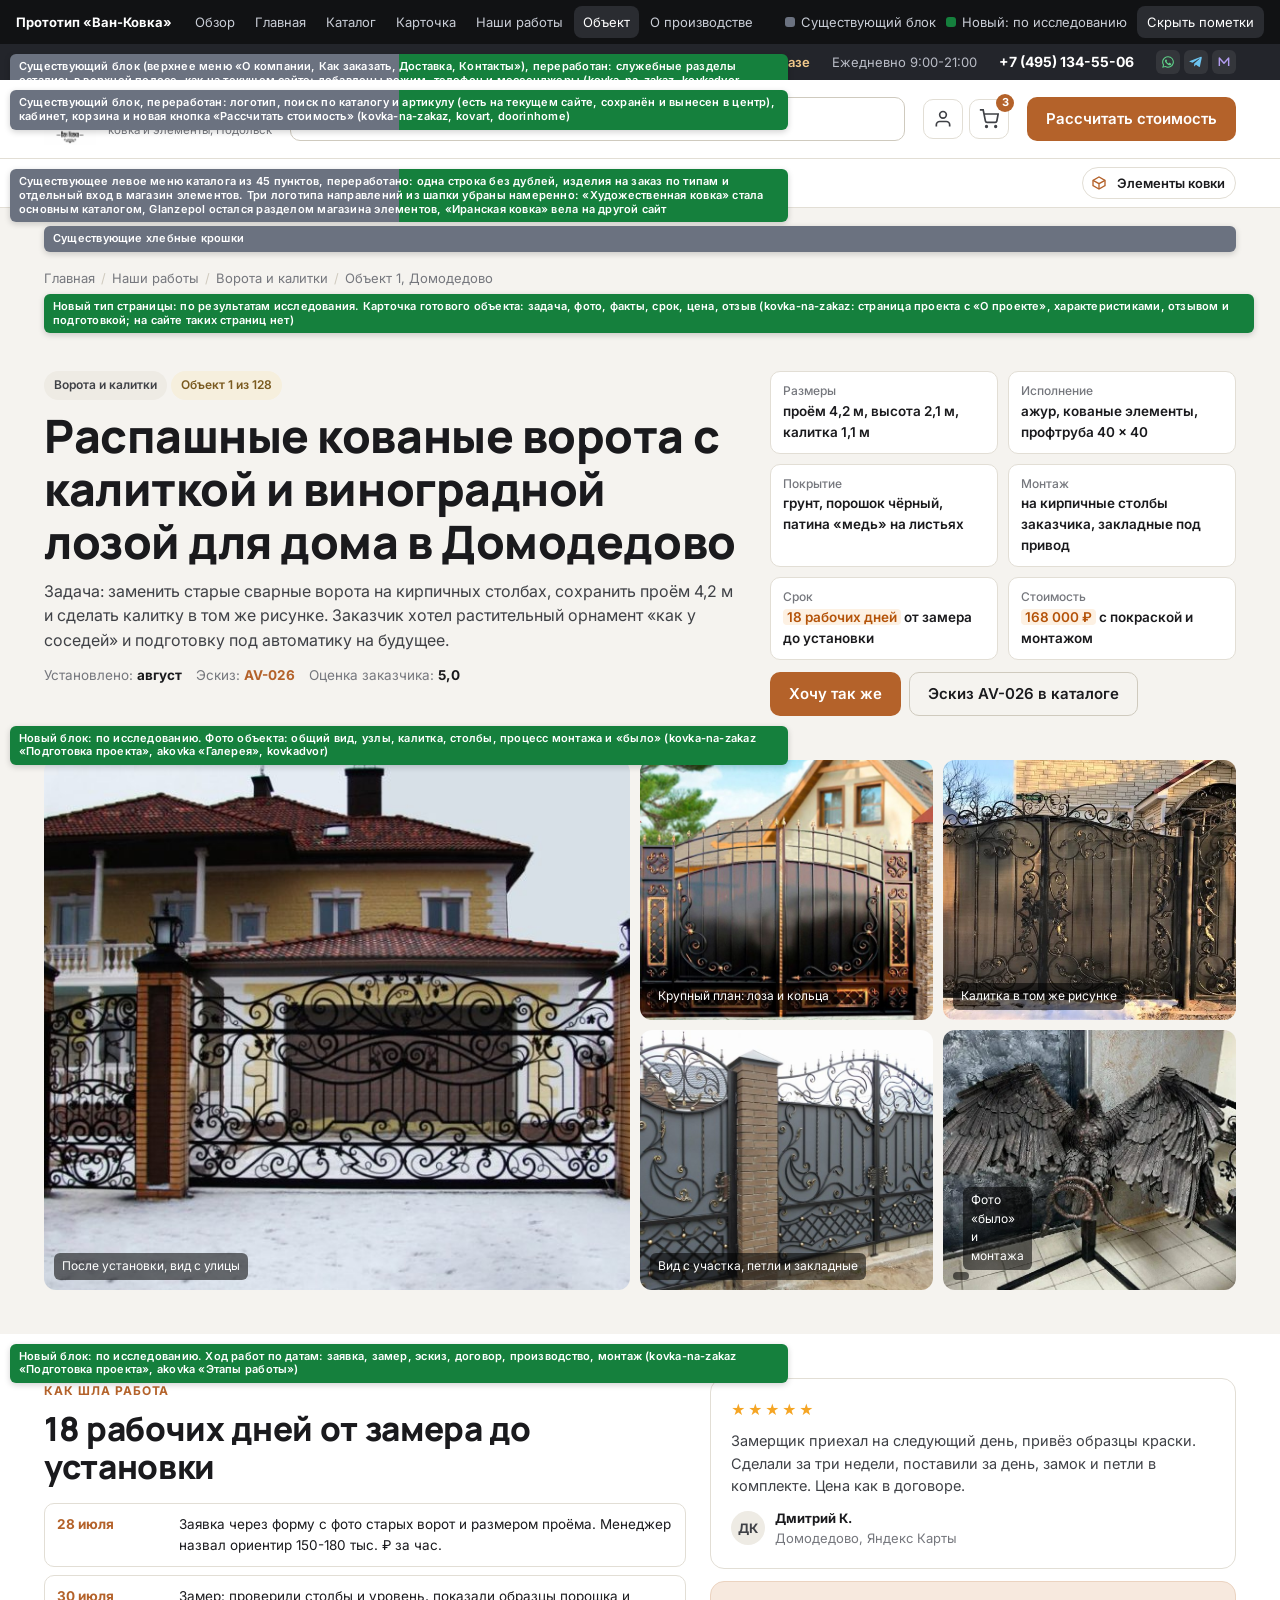
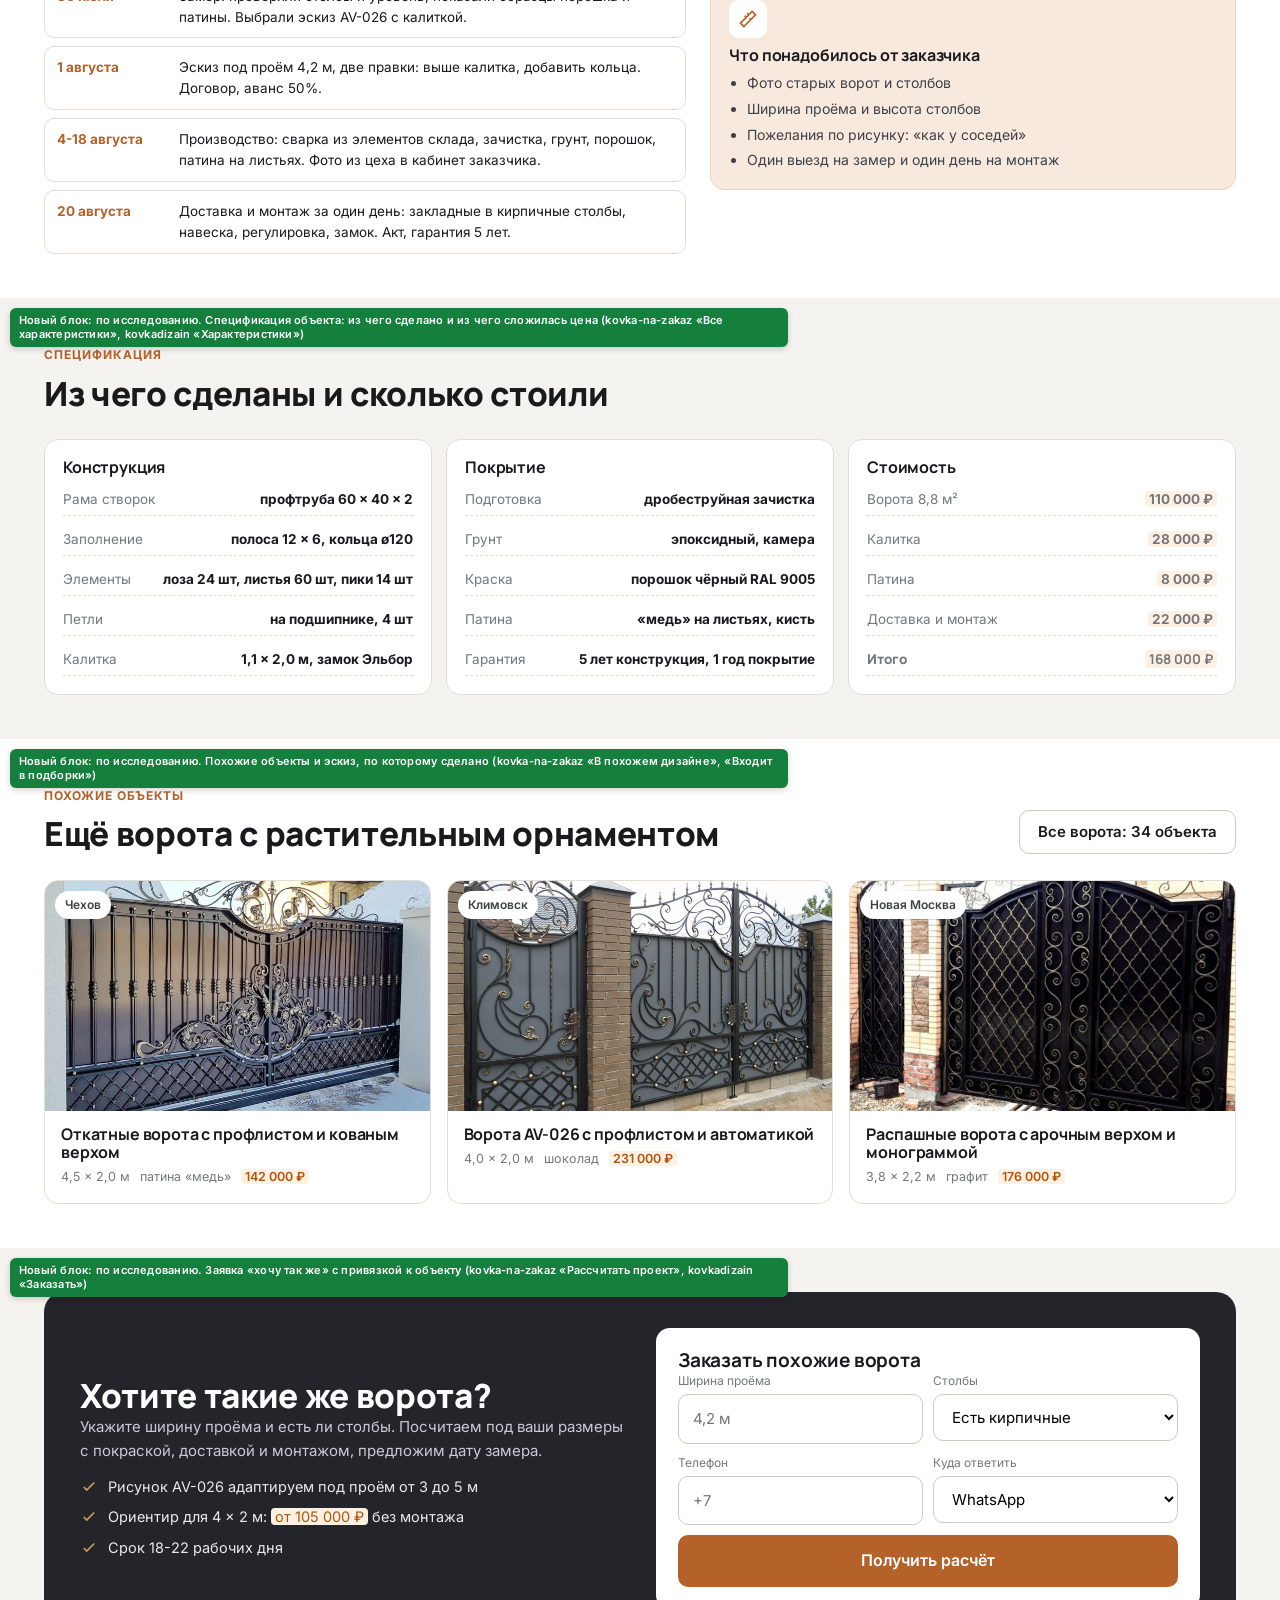
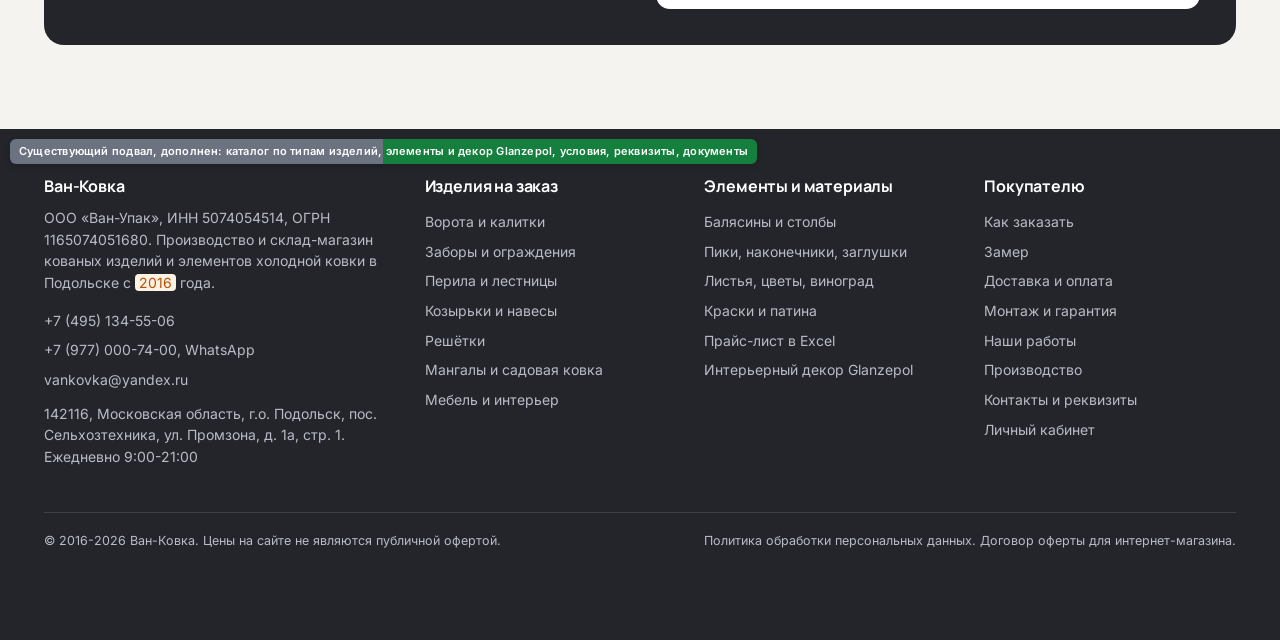
<file: prototypes/project.html>
<!DOCTYPE html>
<html lang="ru">
<head>
<meta charset="utf-8">
<meta name="viewport" content="width=device-width, initial-scale=1">
<title>Прототип: Объект. Распашные кованые ворота с калиткой для дома в Домодедово: задача, фото, спецификация, срок, цена. Ван-Ковка</title>
<meta name="description" content="Прототип карточки готового объекта van-kovka.ru: задача, факты, фотогалерея, ход работ по датам, отзыв, спецификация со стоимостью, похожие объекты, заявка «хочу так же».">
<link rel="preconnect" href="https://fonts.googleapis.com">
<link rel="preconnect" href="https://fonts.gstatic.com" crossorigin>
<link href="https://fonts.googleapis.com/css2?family=Inter:wght@400;500;600;700&family=Manrope:wght@500;700;800&display=swap" rel="stylesheet">
<link rel="icon" href="data:image/svg+xml,%3Csvg xmlns=%27http://www.w3.org/2000/svg%27 viewBox=%270 0 32 32%27%3E%3Crect width=%2732%27 height=%2732%27 rx=%277%27 fill=%27%23B4622A%27/%3E%3Ctext x=%2716%27 y=%2722%27 font-size=%2716%27 font-family=%27Arial%27 font-weight=%27700%27 fill=%27white%27 text-anchor=%27middle%27%3EВ%3C/text%3E%3C/svg%3E">
<link rel="stylesheet" href="../assets/styles.css?v=1">
</head>
<body>

<!-- Панель прототипа -->
<div class="proto-bar">
  <span class="pb-title">Прототип «Ван-Ковка»</span>
  <nav>
    <a href="../index.html">Обзор</a>
    <a href="home.html">Главная</a><a href="catalog.html">Каталог</a><a href="product.html">Карточка</a><a href="portfolio.html">Наши работы</a><a href="project.html" class="active">Объект</a><a href="about.html">О производстве</a><a href="order.html">Как заказать</a><a href="contacts.html">Контакты</a><a href="cart.html">Корзина</a><a href="account.html">Кабинет</a>
  </nav>
  <div class="pb-legend">
    <span><i style="background:#6B7280"></i>Существующий блок</span>
    <span><i style="background:#15803D"></i>Новый: по исследованию</span>
    <button class="pb-toggle" data-toggle-tags>Скрыть пометки</button>
  </div>
</div>

<!-- Верхняя полоса -->
<div class="topbar blk" id="top" data-tag="mix" data-label="Существующий блок (верхнее меню «О компании, Как заказать, Доставка, Контакты»), переработан: служебные разделы остались в верхней полосе, как на текущем сайте; добавлены режим, телефон и мессенджеры (kovka-na-zakaz, kovkadvor, kovart)">
  <div class="container">
    <nav class="tb-nav"><a href="portfolio.html">Наши работы</a><a href="about.html">Производство</a><a href="order.html">Как заказать</a><a href="order.html#dostavka">Доставка</a><a href="contacts.html">Контакты</a></nav>
    <span class="grow"></span>
    <span class="direct hide-m">Замер бесплатно при заказе</span>
    <span class="hide-m">Ежедневно 9:00-21:00</span>
    <a class="phone" href="tel:+74951345506">+7 (495) 134-55-06</a>
    <span class="tb-msgs">
      <a class="wa" href="#" title="WhatsApp"><svg viewBox="0 0 24 24" fill="currentColor"><path d="M12 2a10 10 0 0 0-8.6 15.1L2 22l5.1-1.3A10 10 0 1 0 12 2zm0 18.2a8.2 8.2 0 0 1-4.2-1.2l-.3-.2-3 .8.8-2.9-.2-.3A8.2 8.2 0 1 1 12 20.2zm4.5-6.1c-.2-.1-1.5-.7-1.7-.8s-.4-.1-.6.1-.6.8-.8 1-.3.2-.5.1a6.7 6.7 0 0 1-3.3-2.9c-.3-.4.3-.4.7-1.3.1-.2 0-.3 0-.4l-.8-1.8c-.2-.5-.4-.4-.6-.4h-.5a1 1 0 0 0-.7.3 3 3 0 0 0-.9 2.2 5.2 5.2 0 0 0 1.1 2.8 12 12 0 0 0 4.6 4c1.7.7 2.4.8 3.2.7a2.8 2.8 0 0 0 1.8-1.3 2.2 2.2 0 0 0 .2-1.3c-.1-.1-.3-.2-.5-.3z"/></svg></a>
      <a class="tg" href="#" title="Telegram"><svg viewBox="0 0 24 24" fill="currentColor"><path d="M21.9 4.6 18.7 19.5c-.2 1-.9 1.3-1.8.8l-4.9-3.6-2.4 2.3c-.3.3-.5.5-1 .5l.4-5 9.1-8.2c.4-.4-.1-.5-.6-.2L6.2 13.2 1.4 11.7c-1-.3-1-1 .2-1.5L20.5 3c.9-.3 1.6.2 1.4 1.6z"/></svg></a>
      <a class="mx" href="#" title="MAX"><svg viewBox="0 0 24 24" fill="none" stroke="currentColor" stroke-width="2.4" stroke-linejoin="round"><path d="M4 19V5l8 9 8-9v14"/></svg></a>
    </span>
  </div>
</div>

<!-- Шапка -->
<header class="header blk" data-tag="mix" data-label="Существующий блок, переработан: логотип, поиск по каталогу и артикулу (есть на текущем сайте, сохранён и вынесен в центр), кабинет, корзина и новая кнопка «Рассчитать стоимость» (kovka-na-zakaz, kovart, doorinhome)">
  <div class="container">
    <a class="logo" href="home.html"><img src="../assets/img/logo.webp" alt="Ван-Ковка"><span class="lg-txt"><b>Ван-Ковка</b><span>ковка и элементы, Подольск</span></span></a>
    <form class="search" data-search action="catalog.html" role="search">
      <svg viewBox="0 0 24 24" fill="none" stroke="currentColor" stroke-width="2"><circle cx="11" cy="11" r="7"/><path d="m21 21-4.3-4.3"/></svg><input type="search" placeholder="Поиск по каталогу и артикулу: ворота, балясина 5379" aria-label="Поиск по каталогу" autocomplete="off">
      <div class="search-drop"></div>
    </form>
    <div class="hdr-icons">
      <a class="msg" href="account.html" title="Личный кабинет"><svg viewBox="0 0 24 24" fill="none" stroke="currentColor" stroke-width="2"><path d="M20 21v-2a4 4 0 0 0-4-4H8a4 4 0 0 0-4 4v2"/><circle cx="12" cy="7" r="4"/></svg></a>
      <a class="msg" href="cart.html" title="Корзина"><svg viewBox="0 0 24 24" fill="none" stroke="currentColor" stroke-width="2"><circle cx="9" cy="21" r="1"/><circle cx="20" cy="21" r="1"/><path d="M1 1h4l2.7 13.4a2 2 0 0 0 2 1.6h9.7a2 2 0 0 0 2-1.6L23 6H6"/></svg><span class="cnt">3</span></a>
    </div>
    <a class="btn btn-primary" href="#" data-ask data-ask-title="Рассчитать стоимость изделия" data-ask-sub="Опишите, что нужно, и приложите фото или эскиз. Менеджер пришлёт расчёт в течение рабочего дня">Рассчитать стоимость</a>
    <button class="burger" data-open-menu aria-label="Меню"><svg viewBox="0 0 24 24" fill="none" stroke="currentColor" stroke-width="2"><path d="M4 7h16M4 12h16M4 17h16"/></svg></button>
  </div>
</header>

<!-- Меню каталога -->
<div class="catbar blk" data-tag="mix" data-label="Существующее левое меню каталога из 45 пунктов, переработано: одна строка без дублей, изделия на заказ по типам и отдельный вход в магазин элементов. Три логотипа направлений из шапки убраны намеренно: «Художественная ковка» стала основным каталогом, Glanzepol остался разделом магазина элементов, «Иранская ковка» вела на другой сайт">
  <div class="container">
    <nav class="cat-links"><a class="all" href="catalog.html">Каталог изделий</a><a href="catalog.html" title="Кованые ворота и калитки">Ворота</a><a href="catalog.html" title="Кованые заборы и ограждения">Заборы</a><a href="catalog.html" title="Перила и лестницы">Перила</a><a href="catalog.html" title="Козырьки и навесы">Козырьки</a><a href="catalog.html" title="Решётки на окна и двери">Решётки</a><a href="catalog.html" title="Мангалы и садовая ковка">Мангалы</a><a href="catalog.html" title="Кованая мебель и интерьер">Мебель</a></nav>
    <div class="cb-brands">
      <a href="catalog.html#elements" title="Магазин элементов холодной ковки: 22 раздела и интерьерный декор Glanzepol"><svg viewBox="0 0 24 24" fill="none" stroke="currentColor" stroke-width="2"><path d="M21 8 12 3 3 8v8l9 5 9-5z"/><path d="M3 8l9 5 9-5M12 13v8"/></svg>Элементы ковки</a>
    </div>
  </div>
</div>

<!-- Мобильное меню -->
<div class="drawer">
  <div class="panel">
    <button class="close" data-close-menu aria-label="Закрыть">✕</button>
    <h4>Поиск</h4>
    <form class="search in-drawer" data-search action="catalog.html" role="search">
      <svg viewBox="0 0 24 24" fill="none" stroke="currentColor" stroke-width="2"><circle cx="11" cy="11" r="7"/><path d="m21 21-4.3-4.3"/></svg><input type="search" placeholder="Поиск по каталогу и артикулу: ворота, балясина 5379" aria-label="Поиск по каталогу" autocomplete="off">
      <div class="search-drop"></div>
    </form>
    <h4>Изделия на заказ</h4>
    <a href="catalog.html">Ворота и калитки</a><a href="catalog.html">Заборы и ограждения</a><a href="catalog.html">Перила и лестницы</a><a href="catalog.html">Козырьки и навесы</a><a href="catalog.html">Решётки на окна</a><a href="catalog.html">Мангалы и садовая ковка</a><a href="catalog.html">Мебель и интерьер</a>
    <h4>Магазин элементов</h4>
    <a href="catalog.html#elements">Элементы холодной ковки: 22 раздела</a><a href="catalog.html#elements">Интерьерный декор Glanzepol</a><a href="catalog.html#elements">Прайс-лист в Excel</a>
    <h4>Компания</h4>
    <a href="portfolio.html">Наши работы</a><a href="about.html">Производство</a><a href="order.html">Как заказать, замер, доставка, монтаж</a><a href="contacts.html">Контакты</a><a href="account.html">Личный кабинет</a><a href="cart.html">Корзина</a>
    <h4>Связь</h4>
    <a href="tel:+74951345506">+7 (495) 134-55-06</a><a href="tel:+79770007400">+7 (977) 000-74-00</a><a href="mailto:vankovka@yandex.ru">vankovka@yandex.ru</a><a href="#">WhatsApp</a><a href="#">Telegram</a><a href="#">MAX</a>
  </div>
</div>

<div class="container">
  <div class="crumbs blk blk-inline" data-tag="old" data-label="Существующие хлебные крошки"><a href="home.html">Главная</a><span class="sep">/</span><a href="portfolio.html">Наши работы</a><span class="sep">/</span><a href="portfolio.html">Ворота и калитки</a><span class="sep">/</span><span>Объект 1, Домодедово</span></div>

  <div class="proj-head blk blk-inline" data-tag="res" data-label="Новый тип страницы: по результатам исследования. Карточка готового объекта: задача, фото, факты, срок, цена, отзыв (kovka-na-zakaz: страница проекта с «О проекте», характеристиками, отзывом и подготовкой; на сайте таких страниц нет)">
    <div>
      <span class="chip">Ворота и калитки</span> <span class="chip gold">Объект 1 из 128</span>
      <h1 style="margin:10px 0">Распашные кованые ворота с калиткой и виноградной лозой для дома в Домодедово</h1>
      <p style="color:var(--ink-2);font-size:16px">Задача: заменить старые сварные ворота на кирпичных столбах, сохранить проём 4,2 м и сделать калитку в том же рисунке. Заказчик хотел растительный орнамент «как у соседей» и подготовку под автоматику на будущее.</p>
      <div class="facts" style="display:flex;gap:14px;flex-wrap:wrap;font-size:13.5px;color:var(--muted)"><span>Установлено: <b style="color:var(--ink)">август</b></span><span>Эскиз: <b style="color:var(--ink)"><a href="product.html" style="color:var(--brand)">AV-026</a></b></span><span>Оценка заказчика: <b style="color:var(--ink)">5,0</b></span></div>
    </div>
    <div>
      <div class="proj-facts">
        <div><b>Размеры</b><span>проём 4,2 м, высота 2,1 м, калитка 1,1 м</span></div>
        <div><b>Исполнение</b><span>ажур, кованые элементы, профтруба 40 × 40</span></div>
        <div><b>Покрытие</b><span>грунт, порошок чёрный, патина «медь» на листьях</span></div>
        <div><b>Монтаж</b><span>на кирпичные столбы заказчика, закладные под привод</span></div>
        <div><b>Срок</b><span><span class="fill">18 рабочих дней</span> от замера до установки</span></div>
        <div><b>Стоимость</b><span><span class="fill">168&nbsp;000 ₽</span> с покраской и монтажом</span></div>
      </div>
      <div style="display:flex;gap:8px;flex-wrap:wrap;margin-top:12px"><a class="btn btn-primary" href="#" data-ask data-ask-title="Хочу такие же ворота" data-ask-sub="Укажите ширину проёма, посчитаем под ваши размеры" data-ask-product="Объект 1, ворота AV-026, Домодедово">Хочу так же</a><a class="btn btn-outline" href="product.html">Эскиз AV-026 в каталоге</a></div>
    </div>
  </div>
</div>
<section class="section  blk" id="gallery" data-tag="res" data-label="Новый блок: по исследованию. Фото объекта: общий вид, узлы, калитка, столбы, процесс монтажа и «было» (kovka-na-zakaz «Подготовка проекта», akovka «Галерея», kovkadvor)">

  <div class="container">
    <div class="gal-grid" style="grid-template-rows:260px 260px">
      <a href="#"><img src="../assets/img/gates-1.jpg" alt="Ворота после установки" loading="lazy"><span>После установки, вид с улицы</span></a>
      <a href="#"><img src="../assets/img/gates-5.jpg" alt="Узел орнамента" loading="lazy"><span>Крупный план: лоза и кольца</span></a>
      <a href="#"><img src="../assets/img/gates-3.jpg" alt="Калитка" loading="lazy"><span>Калитка в том же рисунке</span></a>
      <a href="#"><img src="../assets/img/gates-2.jpg" alt="Вид изнутри" loading="lazy"><span>Вид с участка, петли и закладные</span></a>
      <a href="#"><img src="../assets/img/showroom-3.jpg" alt="Процесс" loading="lazy"><span><span class="fill">Фото «было» и монтажа</span></span></a>
    </div>
  </div>
</section>
<section class="section alt blk" id="story" data-tag="res" data-label="Новый блок: по исследованию. Ход работ по датам: заявка, замер, эскиз, договор, производство, монтаж (kovka-na-zakaz «Подготовка проекта», akovka «Этапы работы»)">

  <div class="container">
    <div class="route">
      <div>
        <span class="eyebrow">Как шла работа</span>
        <h2>18 рабочих дней от замера до установки</h2>
        <div class="timeline" style="margin-top:16px">
          <div><b>28 июля</b><span>Заявка через форму с фото старых ворот и размером проёма. Менеджер назвал ориентир 150-180 тыс. ₽ за час.</span></div>
          <div><b>30 июля</b><span>Замер: проверили столбы и уровень, показали образцы порошка и патины. Выбрали эскиз AV-026 с калиткой.</span></div>
          <div><b>1 августа</b><span>Эскиз под проём 4,2 м, две правки: выше калитка, добавить кольца. Договор, аванс 50%.</span></div>
          <div><b>4-18 августа</b><span>Производство: сварка из элементов склада, зачистка, грунт, порошок, патина на листьях. Фото из цеха в кабинет заказчика.</span></div>
          <div><b>20 августа</b><span>Доставка и монтаж за один день: закладные в кирпичные столбы, навеска, регулировка, замок. Акт, гарантия 5&nbsp;лет.</span></div>
        </div>
      </div>
      <div>
        <div class="rev" style="margin-bottom:12px"><div class="stars">★★★★★</div><p>Замерщик приехал на следующий день, привёз образцы краски. Сделали за три недели, поставили за день, замок и петли в комплекте. Цена как в договоре.</p><div class="who"><i>ДК</i><div><b>Дмитрий К.</b><br><span class="muted small">Домодедово, Яндекс Карты</span></div></div></div>
        <div class="info accent"><div class="ic"><svg viewBox="0 0 24 24" fill="none" stroke="currentColor" stroke-width="2"><path d="m3 17 14-14 4 4L7 21z"/><path d="m8 8 2 2M11 5l2 2M14 11l2 2"/></svg></div><h3>Что понадобилось от заказчика</h3><ul><li>Фото старых ворот и столбов</li><li>Ширина проёма и высота столбов</li><li>Пожелания по рисунку: «как у соседей»</li><li>Один выезд на замер и один день на монтаж</li></ul></div>
      </div>
    </div>
  </div>
</section>
<section class="section  blk" id="spec" data-tag="res" data-label="Новый блок: по исследованию. Спецификация объекта: из чего сделано и из чего сложилась цена (kovka-na-zakaz «Все характеристики», kovkadizain «Характеристики»)">

  <div class="container">
    <div class="section-head"><div><span class="eyebrow">Спецификация</span><h2>Из чего сделаны и сколько стоили</h2></div></div>
    <div class="info-grid">
      <div class="info"><h3>Конструкция</h3><div class="kv"><span>Рама створок</span><b>профтруба 60 × 40 × 2</b></div><div class="kv"><span>Заполнение</span><b>полоса 12 × 6, кольца ø120</b></div><div class="kv"><span>Элементы</span><b>лоза 24&nbsp;шт, листья 60&nbsp;шт, пики 14&nbsp;шт</b></div><div class="kv"><span>Петли</span><b>на подшипнике, 4&nbsp;шт</b></div><div class="kv"><span>Калитка</span><b>1,1 × 2,0 м, замок Эльбор</b></div></div>
      <div class="info"><h3>Покрытие</h3><div class="kv"><span>Подготовка</span><b>дробеструйная зачистка</b></div><div class="kv"><span>Грунт</span><b>эпоксидный, камера</b></div><div class="kv"><span>Краска</span><b>порошок чёрный RAL 9005</b></div><div class="kv"><span>Патина</span><b>«медь» на листьях, кисть</b></div><div class="kv"><span>Гарантия</span><b>5&nbsp;лет конструкция, 1&nbsp;год покрытие</b></div></div>
      <div class="info"><h3>Стоимость</h3><div class="kv"><span>Ворота 8,8&nbsp;м²</span><b><span class="fill">110&nbsp;000 ₽</span></b></div><div class="kv"><span>Калитка</span><b><span class="fill">28&nbsp;000 ₽</span></b></div><div class="kv"><span>Патина</span><b><span class="fill">8&nbsp;000 ₽</span></b></div><div class="kv"><span>Доставка и монтаж</span><b><span class="fill">22&nbsp;000 ₽</span></b></div><div class="kv" style="font-family:var(--font-h);font-weight:800"><span>Итого</span><b><span class="fill">168&nbsp;000 ₽</span></b></div></div>
    </div>
  </div>
</section>
<section class="section alt blk" id="similar" data-tag="res" data-label="Новый блок: по исследованию. Похожие объекты и эскиз, по которому сделано (kovka-na-zakaz «В похожем дизайне», «Входит в подборки»)">

  <div class="container">
    <div class="section-head"><div><span class="eyebrow">Похожие объекты</span><h2>Ещё ворота с растительным орнаментом</h2></div><a class="btn btn-outline" href="portfolio.html">Все ворота: 34 объекта</a></div>
    <div class="work-grid">
      <a class="work" href="project.html"><div class="pic"><img src="../assets/img/gates-6.jpg" alt="" loading="lazy"><span class="chip">Чехов</span></div><div class="body"><h3>Откатные ворота с профлистом и кованым верхом</h3><div class="facts"><span>4,5 × 2,0 м</span><span>патина «медь»</span><span><b><span class="fill">142&nbsp;000 ₽</span></b></span></div></div></a>
      <a class="work" href="project.html"><div class="pic"><img src="../assets/img/gates-2.jpg" alt="" loading="lazy"><span class="chip">Климовск</span></div><div class="body"><h3>Ворота AV-026 с профлистом и автоматикой</h3><div class="facts"><span>4,0 × 2,0 м</span><span>шоколад</span><span><b><span class="fill">231&nbsp;000 ₽</span></b></span></div></div></a>
      <a class="work" href="project.html"><div class="pic"><img src="../assets/img/gates-8.jpg" alt="" loading="lazy"><span class="chip">Новая Москва</span></div><div class="body"><h3>Распашные ворота с арочным верхом и монограммой</h3><div class="facts"><span>3,8 × 2,2 м</span><span>графит</span><span><b><span class="fill">176&nbsp;000 ₽</span></b></span></div></div></a>
    </div>
  </div>
</section>
<section class="section  blk" id="cta" data-tag="res" data-label="Новый блок: по исследованию. Заявка «хочу так же» с привязкой к объекту (kovka-na-zakaz «Рассчитать проект», kovkadizain «Заказать»)">

  <div class="container">
    <div class="calc">
      <div><h2>Хотите такие же ворота?</h2><p>Укажите ширину проёма и есть ли столбы. Посчитаем под ваши размеры с покраской, доставкой и монтажом, предложим дату замера.</p><ul><li><svg viewBox="0 0 24 24" fill="none" stroke="currentColor" stroke-width="2.2"><path d="m5 12 4 4L19 6"/></svg><span>Рисунок AV-026 адаптируем под проём от 3 до 5 м</span></li><li><svg viewBox="0 0 24 24" fill="none" stroke="currentColor" stroke-width="2.2"><path d="m5 12 4 4L19 6"/></svg><span>Ориентир для 4 × 2 м: <span class="fill">от 105&nbsp;000 ₽</span> без монтажа</span></li><li><svg viewBox="0 0 24 24" fill="none" stroke="currentColor" stroke-width="2.2"><path d="m5 12 4 4L19 6"/></svg><span>Срок 18-22 рабочих дня</span></li></ul></div>
      <form class="form" data-done="Принято, ответим в течение рабочего дня"><h3>Заказать похожие ворота</h3><div class="row2"><label class="field"><span>Ширина проёма</span><input type="text" placeholder="4,2 м"></label><label class="field"><span>Столбы</span><select><option>Есть кирпичные</option><option>Есть металлические</option><option>Нет, нужны</option></select></label></div><div class="row2"><label class="field"><span>Телефон</span><input type="tel" placeholder="+7" required></label><label class="field"><span>Куда ответить</span><select><option>WhatsApp</option><option>Telegram</option><option>MAX</option><option>Позвонить</option></select></label></div><button class="btn btn-primary btn-block btn-lg" type="submit">Получить расчёт</button></form>
    </div>
  </div>
</section>

<!-- Подвал -->
<footer class="footer blk" data-tag="mix" data-label="Существующий подвал, дополнен: каталог по типам изделий, элементы и декор Glanzepol, условия, реквизиты, документы">
  <div class="container">
    <div class="cols">
      <div>
        <h4>Ван-Ковка</h4>
        <p>ООО «Ван-Упак», ИНН 5074054514, ОГРН 1165074051680. Производство и склад-магазин кованых изделий и элементов холодной ковки в Подольске с <span class="fill">2016</span> года.</p>
        <a href="tel:+74951345506">+7 (495) 134-55-06</a>
        <a href="tel:+79770007400">+7 (977) 000-74-00, WhatsApp</a>
        <a href="mailto:vankovka@yandex.ru">vankovka@yandex.ru</a>
        <p style="margin-top:8px">142116, Московская область, г.о. Подольск, пос. Сельхозтехника, ул. Промзона, д. 1а, стр. 1. Ежедневно 9:00-21:00</p>
      </div>
      <div>
        <h4>Изделия на заказ</h4>
        <a href="catalog.html">Ворота и калитки</a><a href="catalog.html">Заборы и ограждения</a><a href="catalog.html">Перила и лестницы</a><a href="catalog.html">Козырьки и навесы</a><a href="catalog.html">Решётки</a><a href="catalog.html">Мангалы и садовая ковка</a><a href="catalog.html">Мебель и интерьер</a>
      </div>
      <div>
        <h4>Элементы и материалы</h4>
        <a href="catalog.html#elements">Балясины и столбы</a><a href="catalog.html#elements">Пики, наконечники, заглушки</a><a href="catalog.html#elements">Листья, цветы, виноград</a><a href="catalog.html#elements">Краски и патина</a><a href="catalog.html#elements">Прайс-лист в Excel</a><a href="catalog.html#elements">Интерьерный декор Glanzepol</a>
      </div>
      <div>
        <h4>Покупателю</h4>
        <a href="order.html">Как заказать</a><a href="order.html#zamer">Замер</a><a href="order.html#dostavka">Доставка и оплата</a><a href="order.html#montazh">Монтаж и гарантия</a><a href="portfolio.html">Наши работы</a><a href="about.html">Производство</a><a href="contacts.html">Контакты и реквизиты</a><a href="account.html">Личный кабинет</a>
      </div>
    </div>
    <div class="bottom">
      <span>© 2016-2026 Ван-Ковка. Цены на сайте не являются публичной офертой.</span>
      <span>Политика обработки персональных данных. Договор оферты для интернет-магазина.</span>
    </div>
  </div>
</footer>

<!-- Липкая панель на мобильном -->
<div class="sticky-bar blk" data-tag="res" data-label="Новый блок: по исследованию. Телефон и заявка всегда под пальцем на телефоне (kovka-na-zakaz, kovart)">
  
  <a class="btn btn-outline" href="tel:+74951345506">Позвонить</a>
  <a class="btn btn-primary" href="#" data-ask data-ask-title="Хочу так же" data-ask-sub="Оставьте телефон, менеджер перезвонит за 15 минут">Хочу так же</a>
</div>

<!-- Модальное окно заявки -->
<div class="modal">
  <div class="box">
    <button class="x" data-close-modal aria-label="Закрыть">✕</button>
    <h3>Рассчитать стоимость</h3>
    <div class="sub">Опишите, что нужно. Менеджер пришлёт расчёт в течение рабочего дня</div>
    <div class="prod-line" style="display:none"><b>Изделие:</b> <span></span></div>
    <form data-done="Принято, менеджер свяжется за 15 минут">
      <div class="row2">
        <label class="field"><span>Имя</span><input type="text" placeholder="Как к вам обращаться"></label>
        <label class="field"><span>Телефон</span><input type="tel" placeholder="+7" required></label>
      </div>
      <label class="field"><span>Что нужно</span><textarea placeholder="Например: распашные ворота 4 × 2 м с калиткой, участок в Домодедово, есть фото забора"></textarea></label>
      <div class="upload"><b>Прикрепить фото или эскиз</b>jpg, png, pdf до 20 МБ. Можно фото из интернета «хочу так же»</div>
      <button class="btn btn-primary btn-block btn-lg" type="submit" style="margin-top:12px">Получить расчёт</button>
      <div class="consent">Нажимая кнопку, вы соглашаетесь с политикой обработки персональных данных</div>
    </form>
  </div>
</div>
<script src="../assets/app.js"></script>
</body>
</html>
</file>
<file: assets/styles.css>
/* Ван-Ковка, прототип. Дизайн-система.
   Направление: производственный сайт художественной ковки. Светлый тёплый фон, графитовый текст,
   медный акцент на действиях (цвет патины и горячего металла), тёмный графит в шапке и на тёмных секциях.
   Логотип и фотографии взяты с текущего сайта van-kovka.ru. */

:root{
  --bg:#F5F3EF;
  --surface:#FFFFFF;
  --surface-2:#EEEBE4;
  --ink:#1A1A1D;
  --ink-2:#3F4146;
  --muted:#75777D;
  --line:#E2DED5;
  --line-2:#CFCABE;
  --brand:#B4622A;
  --brand-dark:#8F4B1E;
  --brand-soft:#F7E9DE;
  --dark:#23252B;
  --dark-2:#33363E;
  --gold:#C9A35A;
  --gold-soft:#F6EFDD;
  --ok:#1F7A4D;
  --ok-soft:#E4F2EA;
  --warn:#B45309;
  --warn-soft:#FDF1E3;
  --tag-old:#6B7280;
  --tag-kp:#2563EB;
  --tag-res:#15803D;
  --radius:14px;
  --radius-s:10px;
  --shadow:0 1px 2px rgba(26,26,29,.04),0 8px 24px rgba(26,26,29,.06);
  --shadow-2:0 12px 40px rgba(26,26,29,.16);
  --container:1240px;
  --font-h:"Manrope",system-ui,-apple-system,"Segoe UI",Roboto,sans-serif;
  --font-b:"Inter",system-ui,-apple-system,"Segoe UI",Roboto,sans-serif;
}

*{box-sizing:border-box}
.product-top>*,.proj-head>*,.cart-layout>*,.lk-layout>*,.catalog-layout>*,.qa>*,.faq-2>*,.calc>*,.route>*,.split>*,.hero .container>*,.info-grid>*,.prod-grid>*,.work-grid>*,.cat-grid>*,.el-grid>*,.steps>*,.cross-grid>*{min-width:0}
html{scroll-behavior:smooth;-webkit-text-size-adjust:100%}
body{margin:0;background:var(--bg);color:var(--ink);font:15px/1.55 var(--font-b);padding-top:44px}
img{max-width:100%;display:block}
a{color:inherit;text-decoration:none}
button{font:inherit;cursor:pointer}
input,select,textarea{font:inherit}
h1,h2,h3,h4{font-family:var(--font-h);margin:0;line-height:1.15;letter-spacing:-.01em}
h1{font-size:clamp(28px,3.6vw,46px);font-weight:800}
h2{font-size:clamp(24px,2.6vw,34px);font-weight:800}
h3{font-size:19px;font-weight:700}
h4{font-size:16px;font-weight:700}
p{margin:0 0 12px}
ul{margin:0}
.muted{color:var(--muted)}
.small{font-size:13px}
.container{max-width:var(--container);margin:0 auto;padding:0 24px}
.section{padding:44px 0}
.section.alt{background:var(--surface)}
.section-head{display:flex;justify-content:space-between;align-items:flex-end;gap:24px;margin-bottom:26px}
.section-head p{max-width:720px;color:var(--ink-2);margin:8px 0 0}
.eyebrow{display:inline-block;font-size:12px;font-weight:700;letter-spacing:.08em;text-transform:uppercase;color:var(--brand);margin-bottom:10px}
.fill{color:var(--warn);background:var(--warn-soft);border-radius:4px;padding:0 4px}

/* ---------- Панель прототипа ---------- */
.proto-bar{position:fixed;top:0;left:0;right:0;height:44px;background:#111214;color:#fff;z-index:1000;display:flex;align-items:center;gap:14px;padding:0 16px;font-size:13px}
.proto-bar .pb-title{font-weight:700;white-space:nowrap}
.proto-bar nav{display:flex;gap:2px;overflow:auto;scrollbar-width:none;min-width:0}
.proto-bar nav::-webkit-scrollbar{display:none}
.proto-bar nav a{padding:6px 9px;border-radius:8px;color:#C9CDD6;white-space:nowrap}
.proto-bar nav a.active,.proto-bar nav a:hover{background:#2A2C31;color:#fff}
.proto-bar .pb-legend{display:flex;gap:10px;margin-left:auto;align-items:center;flex:none}
.proto-bar .pb-legend span{display:inline-flex;align-items:center;gap:6px;color:#C9CDD6;white-space:nowrap}
.proto-bar .pb-legend i{width:10px;height:10px;border-radius:3px;display:inline-block}
.proto-bar .pb-toggle{background:#2A2C31;color:#fff;border:0;border-radius:8px;padding:6px 10px;white-space:nowrap}
@media (max-width:1100px){.proto-bar .pb-legend span{display:none}}
@media (max-width:720px){.proto-bar{gap:8px;padding:0 10px}.proto-bar .pb-title{display:none}.proto-bar nav{flex:1}.proto-bar nav a{padding:6px 8px;font-size:12px}.proto-bar .pb-toggle{font-size:12px;padding:6px 8px}}

/* ---------- Ярлыки блоков ---------- */
.blk{position:relative}
.blk::before{content:attr(data-label);position:absolute;top:10px;left:10px;z-index:20;font:600 11px/1.25 var(--font-b);letter-spacing:.02em;color:#fff;padding:6px 9px;border-radius:6px;box-shadow:0 2px 6px rgba(0,0,0,.18);pointer-events:none;white-space:normal;max-width:min(760px,calc(100% - 20px))}
.blk[data-tag="old"]::before{background:var(--tag-old)}
.blk[data-tag="kp"]::before{background:var(--tag-kp)}
.blk[data-tag="res"]::before{background:var(--tag-res)}
.blk[data-tag="mix"]::before{background:linear-gradient(90deg,var(--tag-old) 0 50%,var(--tag-res) 50% 100%)}
.hide-tags .blk::before{display:none}
.blk.blk-inline{flex-wrap:wrap}
.blk.blk-inline::before{position:static;display:inline-block;margin-bottom:10px;width:max-content;max-width:100%;flex-basis:100%;grid-column:1/-1}
.hide-tags .blk.blk-inline::before{display:none}
.blk-pad{padding-top:34px}
.hide-tags .blk-pad{padding-top:0}

/* ---------- Кнопки ---------- */
.btn{display:inline-flex;align-items:center;justify-content:center;gap:8px;border-radius:var(--radius-s);padding:12px 18px;font-weight:600;border:1px solid transparent;line-height:1.2;transition:.15s;white-space:normal;text-align:center;min-width:0}
.header .btn,.proto-bar .pb-toggle,.pager a{white-space:nowrap}
.btn-primary{background:var(--brand);color:#fff}
.btn-primary:hover{background:var(--brand-dark)}
.btn-dark{background:var(--dark);color:#fff}
.btn-dark:hover{background:var(--dark-2)}
.btn-outline{background:transparent;border-color:var(--line-2);color:var(--ink)}
.btn-outline:hover{border-color:var(--ink);background:#fff}
.btn-light{background:#fff;color:var(--dark)}
.btn-ghost{background:transparent;color:var(--ink-2)}
.btn-ghost:hover{background:var(--surface-2)}
.btn-lg{padding:15px 26px;font-size:16px}
.btn-sm{padding:9px 14px;font-size:14px}
.btn-block{width:100%}
.btn svg{width:18px;height:18px;flex:none}
.btn.on-dark{color:#fff;border-color:rgba(255,255,255,.4)}
.btn.on-dark:hover{background:rgba(255,255,255,.1)}

/* ---------- Верхняя полоса и шапка ---------- */
.topbar{background:var(--dark);color:#B9BCC6;font-size:13px}
.topbar .container{display:flex;gap:22px;align-items:center;height:36px}
.topbar .container > *{white-space:nowrap}
.topbar .grow{flex:1}
.topbar a:hover{color:#fff}
.topbar .direct{color:#F2C98A;font-weight:600}
.topbar .tb-nav{display:flex;gap:2px;margin-left:-9px}
.topbar .tb-nav a{padding:4px 9px;border-radius:6px;color:#D5D7DE}
.topbar .tb-nav a:hover,.topbar .tb-nav a.active{background:rgba(255,255,255,.12);color:#fff}
.topbar .phone{color:#fff;font-weight:700;font-size:14px;white-space:nowrap}
.topbar .tb-msgs{display:inline-flex;gap:4px}
.topbar .tb-msgs a{width:24px;height:24px;border-radius:6px;display:inline-flex;align-items:center;justify-content:center;background:rgba(255,255,255,.08);color:#fff}
.topbar .tb-msgs a svg{width:14px;height:14px}
.topbar .tb-msgs a.wa{color:#5FD38A}.topbar .tb-msgs a.tg{color:#6CC4F0}.topbar .tb-msgs a.mx{color:#B39DF0}
.header{background:var(--surface);border-bottom:1px solid var(--line);position:sticky;top:44px;z-index:500}
.header .container{display:flex;align-items:center;gap:18px;height:78px}
.logo{display:flex;align-items:center;gap:12px;flex:none}
.logo img{height:52px;width:auto}
.logo .lg-txt b{display:block;font-family:var(--font-h);font-size:17px;line-height:1.1}
.logo .lg-txt span{font-size:11.5px;color:var(--muted)}
.hnav{display:flex;gap:2px;flex:1;min-width:0;overflow:auto;scrollbar-width:none}
.hnav::-webkit-scrollbar{display:none}
.hnav a{padding:8px 10px;border-radius:8px;font-weight:600;font-size:14px;white-space:nowrap;color:var(--ink-2)}
.hnav a:hover,.hnav a.active{background:var(--surface-2);color:var(--ink)}
.hdr-phone{text-align:right;flex:none}
.hdr-phone b{display:block;font-size:17px;font-family:var(--font-h)}
.hdr-phone span{font-size:12px;color:var(--muted)}
.msgs{display:flex;gap:6px;flex:none}
.msg{width:40px;height:40px;border-radius:10px;display:inline-flex;align-items:center;justify-content:center;border:1px solid var(--line);color:var(--ink-2);background:#fff}
.msg:hover{border-color:var(--ink)}
.msg svg{width:20px;height:20px}
.msg.wa{color:#1EAA5B}.msg.tg{color:#2AA3E0}.msg.mx{color:#6B3BD6}
.search{flex:1;max-width:620px;position:relative;display:flex;align-items:center;gap:8px;border:1px solid var(--line-2);border-radius:var(--radius-s);padding:0 12px;height:44px;background:#fff}
.search > svg{width:18px;height:18px;color:var(--muted);flex:none}
.search input{border:0;outline:0;flex:1;min-width:0;background:transparent;font-size:14.5px;height:100%}
.search input::-webkit-search-cancel-button{display:none}
.search:focus-within{border-color:var(--ink)}
.search-drop{position:absolute;left:0;right:0;top:calc(100% + 6px);background:#fff;border:1px solid var(--line);border-radius:12px;box-shadow:var(--shadow-2);padding:6px;display:none;z-index:600}
.search-drop.open{display:block}
.search-drop a{display:flex;justify-content:space-between;align-items:baseline;gap:10px;padding:9px 10px;border-radius:8px;font-size:14px;border:0}
.search-drop a:hover{background:var(--surface-2)}
.search-drop a span{color:var(--muted);font-size:12.5px;white-space:nowrap}
.search-drop .none{padding:10px;color:var(--muted);font-size:13.5px}
.search.in-drawer{max-width:none;margin-bottom:6px}
.hdr-icons{display:flex;gap:6px;flex:none;margin-left:auto}
.hdr-icons a{position:relative}
.hdr-icons .cnt{position:absolute;top:-6px;right:-6px;background:var(--brand);color:#fff;font-size:11px;font-weight:700;border-radius:999px;min-width:18px;height:18px;display:flex;align-items:center;justify-content:center;padding:0 4px}
.burger{display:none;width:44px;height:44px;border:1px solid var(--line);border-radius:10px;background:#fff;align-items:center;justify-content:center}
.burger svg{width:22px;height:22px}
.catbar{background:var(--surface);border-bottom:1px solid var(--line)}
.catbar .container{display:flex;gap:4px 16px;min-height:48px;padding-top:5px;padding-bottom:5px;align-items:center;flex-wrap:wrap}
.cat-links{display:flex;flex-wrap:wrap;gap:2px;flex:0 1 auto;min-width:0}
.cb-brands{margin-left:auto}
.cb-brands{display:flex;gap:6px;flex:none;align-items:center;flex-wrap:wrap}
.catbar .cb-brands a{display:inline-flex;align-items:center;gap:6px;padding:3px 10px 3px 4px;border:1px solid var(--line);border-radius:999px;font-size:13px;font-weight:600;color:var(--ink);background:#fff;white-space:nowrap}
.catbar .cb-brands a:hover{border-color:var(--ink);background:#fff;color:var(--ink)}
.cb-brands a img{width:24px;height:24px;object-fit:contain;border-radius:50%;background:#fff}
.cb-brands a svg{width:16px;height:16px;margin:4px;color:var(--brand)}
.cb-brands a .ext{color:var(--muted);font-weight:500}
.catbar .container::-webkit-scrollbar{display:none}
.catbar a{padding:7px 9px;border-radius:8px;font-size:13px;font-weight:500;white-space:nowrap;color:var(--ink-2)}
.catbar a:hover,.catbar a.active{background:var(--brand-soft);color:var(--brand-dark)}
.catbar a.all{font-weight:700;color:var(--ink)}

/* мобильное меню */
.drawer{position:fixed;inset:44px 0 0 0;background:rgba(17,18,20,.5);z-index:900;display:none}
.drawer.open{display:block}
.drawer .panel{background:#fff;width:min(360px,88vw);height:100%;overflow:auto;padding:20px}
.drawer .panel h4{margin:14px 0 8px;color:var(--muted);font-size:12px;text-transform:uppercase;letter-spacing:.08em}
.drawer .panel a{display:block;padding:10px 0;border-bottom:1px solid var(--line);font-weight:500}
.drawer .close{float:right;border:0;background:var(--surface-2);border-radius:8px;width:36px;height:36px}

/* ---------- Первый экран ---------- */
.hero{color:#fff;position:relative;overflow:hidden;background:linear-gradient(90deg,rgba(35,37,43,.95) 0,rgba(35,37,43,.86) 45%,rgba(35,37,43,.45) 100%),url("img/hero.jpg") center/cover no-repeat var(--dark)}
.hero .container{position:relative;z-index:2;display:grid;grid-template-columns:minmax(0,1.15fr) minmax(0,.85fr);gap:48px;padding-top:56px;padding-bottom:56px;align-items:center}
.hero h1{color:#fff;margin:12px 0 14px}
.hero .lead{font-size:17px;color:#D9DBE1;max-width:580px;margin-bottom:22px}
.hero .geo{display:inline-flex;align-items:center;gap:8px;background:rgba(255,255,255,.1);border:1px solid rgba(255,255,255,.18);border-radius:999px;padding:6px 12px;font-size:13px;color:#E9EAEE}
.hero .geo svg{width:14px;height:14px}
.bullets{display:grid;grid-template-columns:repeat(3,1fr);gap:12px;margin:24px 0}
.bullet{background:rgba(255,255,255,.08);border:1px solid rgba(255,255,255,.14);border-radius:12px;padding:14px}
.bullet b{display:block;font-family:var(--font-h);font-size:16px;margin-bottom:4px}
.bullet span{font-size:13px;color:#C9CBD3}
.hero .cta-row{display:flex;gap:12px;flex-wrap:wrap;align-items:center}
.hero .cta-row .note{font-size:13px;color:#C9CBD3}
.hero-form{background:#fff;color:var(--ink);border-radius:var(--radius);padding:22px;box-shadow:var(--shadow-2)}
.hero-form h3{margin-bottom:4px}
.hero-form .sub{font-size:13px;color:var(--muted);margin-bottom:14px}
.field{display:block;margin-bottom:10px}
.field > span{display:block;font-size:12px;color:var(--muted);margin-bottom:4px}
.field input,.field select,.field textarea{width:100%;border:1px solid var(--line-2);border-radius:var(--radius-s);padding:12px 14px;background:#fff;outline:0}
.field input:focus,.field select:focus,.field textarea:focus{border-color:var(--ink)}
.field textarea{min-height:84px;resize:vertical}
.row2{display:grid;grid-template-columns:1fr 1fr;gap:10px}
.row3{display:grid;grid-template-columns:1fr 1fr 1fr;gap:10px}
.consent{font-size:11.5px;color:var(--muted);margin-top:10px}
.reply-note{display:flex;align-items:center;gap:8px;font-size:13px;color:var(--ok);margin-top:10px;font-weight:600}
.reply-note i{width:8px;height:8px;border-radius:50%;background:var(--ok);display:inline-block}
.guarantee{display:flex;gap:8px;align-items:flex-start;background:var(--brand-soft);border-radius:10px;padding:10px 12px;font-size:12.5px;color:var(--brand-dark);margin-top:10px}
.guarantee svg{width:16px;height:16px;flex:none;margin-top:1px}
.upload{border:1px dashed var(--line-2);border-radius:10px;padding:12px;text-align:center;font-size:13px;color:var(--muted);background:var(--surface-2);cursor:pointer}
.upload b{color:var(--ink);display:block;font-size:13.5px}
.form-tabs{display:flex;gap:4px;background:var(--surface-2);border-radius:10px;padding:4px;margin-bottom:12px}
.form-tabs button{flex:1;border:0;background:transparent;border-radius:8px;padding:8px;font-weight:600;font-size:13px;color:var(--ink-2)}
.form-tabs button.active{background:#fff;color:var(--ink);box-shadow:var(--shadow)}

/* ---------- Полоса цифр ---------- */
.trust-strip{background:var(--surface);border-bottom:1px solid var(--line)}
.trust-strip .container{display:grid;grid-template-columns:repeat(5,1fr);gap:0}
.trust-strip .item{padding:22px 18px;border-left:1px solid var(--line)}
.trust-strip .item:first-child{border-left:0}
.trust-strip b{display:block;font-family:var(--font-h);font-size:26px;font-weight:800;letter-spacing:-.02em}
.trust-strip span{font-size:13px;color:var(--ink-2)}

/* ---------- Категории ---------- */
.cat-grid{display:grid;grid-template-columns:repeat(4,1fr);gap:14px}
.cat{background:var(--surface);border:1px solid var(--line);border-radius:var(--radius);overflow:hidden;display:flex;flex-direction:column;transition:.15s;position:relative}
.cat:hover{box-shadow:var(--shadow);transform:translateY(-2px)}
.cat .pic{height:170px;background:var(--surface-2);overflow:hidden}
.cat .pic img{width:100%;height:100%;object-fit:cover}
.cat .body{padding:14px 16px 16px;display:flex;flex-direction:column;gap:5px;flex:1}
.cat h3{font-size:17px}
.cat .sub{font-size:13px;color:var(--ink-2)}
.cat .p{margin-top:auto;padding-top:8px;display:flex;justify-content:space-between;align-items:center;flex-wrap:wrap;gap:4px 10px;font-size:13px;color:var(--muted)}
.cat .p b{font-family:var(--font-h);font-size:15px;color:var(--ink)}
.cat.small .pic{height:120px}
.cat-grid.six{grid-template-columns:repeat(6,1fr)}
.cat-grid.three{grid-template-columns:repeat(3,1fr)}
.split{display:grid;grid-template-columns:1fr 1fr;gap:16px}
.split .cat .pic{height:220px}

/* ---------- Карточки изделий ---------- */
.prod-grid{display:grid;grid-template-columns:repeat(3,1fr);gap:16px}
.prod-grid.four{grid-template-columns:repeat(4,1fr)}
.prod{background:var(--surface);border:1px solid var(--line);border-radius:var(--radius);overflow:hidden;display:flex;flex-direction:column;transition:.15s;position:relative}
.prod:hover{box-shadow:var(--shadow);border-color:var(--line-2);transform:translateY(-2px)}
.prod .pic{height:210px;background:var(--surface-2);position:relative;overflow:hidden}
.prod .pic img{width:100%;height:100%;object-fit:cover}
.prod .pic .badges{position:absolute;top:10px;left:10px;display:flex;gap:4px;flex-wrap:wrap}
.prod .pic .badges .chip{background:#fff}
.prod .pic .fav{position:absolute;right:10px;top:10px;width:32px;height:32px;border-radius:8px;background:rgba(255,255,255,.9);display:flex;align-items:center;justify-content:center;color:var(--ink-2)}
.prod .pic .fav svg{width:16px;height:16px}
.prod .body{padding:14px 16px 16px;display:flex;flex-direction:column;gap:8px;flex:1}
.prod h3{font-size:16px}
.prod .art{font-size:12px;color:var(--muted)}
.prod .meta{display:flex;gap:5px;flex-wrap:wrap}
.prod .meta span{display:inline-flex;align-items:center;gap:5px;font-size:11.5px;line-height:1.2;color:var(--ink-2);background:var(--surface-2);border-radius:6px;padding:4px 7px;white-space:nowrap}
.prod .p-row{display:flex;justify-content:space-between;align-items:flex-end;flex-wrap:wrap;gap:6px 12px;margin-top:auto;padding-top:10px;border-top:1px solid var(--line)}
.prod .p-row .term{font-size:12px;line-height:1.35;color:var(--muted);text-align:right;margin-left:auto}
.prod .p-row .term b{color:var(--ink);font-weight:600}
.prod .meta span svg{width:13px;height:13px;flex:none;color:var(--muted)}
.prod .actions{display:grid;grid-template-columns:1fr;gap:6px}
.prod .actions .btn{padding:10px 10px;font-size:13.5px;line-height:1.2}
.prod .actions .btn.single{grid-column:1/-1}
.price{font-family:var(--font-h);font-weight:800;font-size:20px}
.price small{font-weight:500;font-size:12px;color:var(--muted);display:block}
.chip{display:inline-flex;align-items:center;gap:6px;border-radius:999px;padding:5px 10px;font-size:12px;font-weight:600;background:var(--surface-2);color:var(--ink-2)}
.chip.ok{background:var(--ok-soft);color:var(--ok)}
.chip.brand{background:var(--brand-soft);color:var(--brand-dark)}
.chip.dark{background:var(--dark);color:#fff}
.chip.gold{background:var(--gold-soft);color:#7A5A1F}

/* элементы (магазин) */
.el-grid{display:grid;grid-template-columns:repeat(5,1fr);gap:12px}
.el{background:var(--surface);border:1px solid var(--line);border-radius:12px;padding:12px;display:flex;flex-direction:column;gap:6px;font-size:13.5px}
.el .pic{height:130px;border-radius:8px;background:#fff;overflow:hidden;border:1px solid var(--line)}
.el .chip{align-self:flex-start}
.el .pic img{width:100%;height:100%;object-fit:contain}
.el b{font-size:14px}
.el .sz{font-size:12px;color:var(--muted)}
.el .p{display:flex;justify-content:space-between;align-items:center;flex-wrap:wrap;margin-top:auto;gap:6px}
.el .p .price{font-size:16px}
.el .qty{display:inline-flex;border:1px solid var(--line-2);border-radius:8px;overflow:hidden}
.el .qty button{border:0;background:#fff;width:26px}
.el .qty input{width:34px;border:0;text-align:center;font-size:13px}

/* ---------- Информативные блоки ---------- */
.info-grid{display:grid;grid-template-columns:repeat(3,1fr);gap:14px}
.info-grid.cols-4{grid-template-columns:repeat(4,1fr)}
.info-grid.cols-2{grid-template-columns:repeat(2,1fr)}
.info{background:var(--surface);border:1px solid var(--line);border-radius:var(--radius);padding:18px;display:flex;flex-direction:column;gap:8px}
.info.accent{background:var(--brand-soft);border-color:#EBD3C0}
.info.dark{background:var(--dark);color:#fff;border-color:var(--dark)}
.info.dark h3{color:#fff}
.info.dark ul,.info.dark .kv span,.info.dark p{color:#C9CBD3}
.info .ic{width:38px;height:38px;border-radius:10px;background:var(--surface-2);display:flex;align-items:center;justify-content:center;color:var(--brand)}
.info.accent .ic{background:#fff}
.info.dark .ic{background:rgba(255,255,255,.12);color:#fff}
.info .ic svg{width:20px;height:20px}
.info h3{font-size:16px}
.info ul{margin:0;padding-left:18px;color:var(--ink-2);font-size:14px;display:grid;gap:4px}
.info .kv{display:flex;justify-content:space-between;gap:10px;font-size:13.5px;border-bottom:1px dashed var(--line);padding:5px 0}
.info .kv span{color:var(--muted)}
.info .kv b{text-align:right}
.info .btn{margin-top:auto;align-self:flex-start}
.info p{font-size:14px;color:var(--ink-2);margin:0}
.info .num{font-family:var(--font-h);font-weight:800;font-size:28px;color:var(--brand);line-height:1}

/* ---------- Этапы ---------- */
.steps{display:grid;grid-template-columns:repeat(6,1fr);gap:12px;counter-reset:step}
.step{background:var(--surface);border:1px solid var(--line);border-radius:var(--radius);padding:16px;display:flex;flex-direction:column;gap:6px;position:relative}
.step::before{counter-increment:step;content:"0" counter(step);font-family:var(--font-h);font-weight:800;font-size:22px;color:var(--brand)}
.step b{font-size:15px;font-family:var(--font-h)}
.step span{font-size:13px;color:var(--ink-2)}
.step .t{margin-top:auto;padding-top:6px;font-size:12px;color:var(--muted)}
.steps.four{grid-template-columns:repeat(4,1fr)}

/* ---------- Портфолио ---------- */
.work-grid{display:grid;grid-template-columns:repeat(3,1fr);gap:16px}
.work{background:var(--surface);border:1px solid var(--line);border-radius:var(--radius);overflow:hidden;display:flex;flex-direction:column;position:relative}
.work .pic{height:230px;background:var(--surface-2);overflow:hidden;position:relative}
.work .pic img{width:100%;height:100%;object-fit:cover}
.work .pic .chip{position:absolute;left:10px;top:10px;background:#fff}
.work .body{padding:14px 16px 16px;display:flex;flex-direction:column;gap:6px;flex:1}
.work h3{font-size:16px}
.work .facts{display:flex;gap:6px 10px;flex-wrap:wrap;font-size:12.5px;color:var(--muted)}
.work .facts span{white-space:nowrap}
.work .facts b{color:var(--ink);font-weight:600}
.work .body > p{font-size:13.5px;color:var(--ink-2);margin:0}
.work .btn{margin-top:auto;align-self:flex-start}
.work-grid.big .work .pic{height:300px}
.tabs{display:flex;gap:8px;flex-wrap:wrap;margin:6px 0 22px}
.tabs a,.tabs .tab{border:1px solid var(--line-2);background:#fff;border-radius:999px;padding:8px 14px;font-size:13.5px;font-weight:600;color:var(--ink-2);cursor:pointer}
.tabs a.active,.tabs .tab.active,.tabs a:hover{background:var(--dark);color:#fff;border-color:var(--dark)}
.tabs a small,.tabs .tab small{color:var(--muted);font-weight:500;margin-left:4px}
.tabs a.active small,.tabs .tab.active small{color:#B9BCC6}

/* ---------- Отзывы ---------- */
.rating-row{display:grid;grid-template-columns:repeat(4,1fr);gap:12px;margin-bottom:18px}
.rating-box{display:flex;gap:14px;align-items:center;background:var(--surface);border:1px solid var(--line);border-radius:var(--radius);padding:14px 16px}
.rating-box b{font-family:var(--font-h);font-size:30px;font-weight:800;line-height:1}
.rating-box span{font-size:13px;color:var(--ink-2)}
.rating-box .stars{color:#F5A524;letter-spacing:1px;font-size:13px;display:block}
.rev-grid{display:grid;grid-template-columns:repeat(3,1fr);gap:16px}
.rev{background:var(--surface);border:1px solid var(--line);border-radius:var(--radius);padding:20px;display:grid;gap:10px}
.rev .stars{color:#F5A524;letter-spacing:2px;font-size:14px}
.rev p{font-size:14.5px;color:var(--ink-2);margin:0}
.rev .who{display:flex;align-items:center;gap:10px;font-size:13px}
.rev .who i{width:34px;height:34px;border-radius:50%;background:var(--surface-2);display:inline-flex;align-items:center;justify-content:center;font-weight:700;color:var(--ink-2);font-style:normal}
.rev .proj{font-size:12.5px;color:var(--muted);border-top:1px dashed var(--line);padding-top:8px}

/* ---------- FAQ ---------- */
.faq{display:grid;gap:10px;max-width:880px}
.faq details{background:var(--surface);border:1px solid var(--line);border-radius:12px;padding:0 20px}
.faq summary{list-style:none;cursor:pointer;padding:16px 0;font-weight:600;display:flex;justify-content:space-between;gap:16px;align-items:center}
.faq summary::-webkit-details-marker{display:none}
.faq summary::after{content:"+";font-size:22px;color:var(--muted);flex:none;line-height:1}
.faq details[open] summary::after{content:"\2212"}
.faq .a{padding:0 0 16px;color:var(--ink-2);font-size:14.5px}
.faq-2{display:grid;grid-template-columns:minmax(0,1fr) minmax(0,1fr);gap:24px;align-items:start}

/* ---------- Тёмный блок с формой ---------- */
.calc{background:var(--dark);color:#fff;border-radius:20px;padding:36px;display:grid;grid-template-columns:minmax(0,1fr) minmax(0,1fr);gap:32px;align-items:center}
.calc h2{color:#fff}
.calc p{color:#C9CBD3}
.calc ul{margin:14px 0 0;padding:0;list-style:none;display:grid;gap:8px;color:#E9EAEE;font-size:14.5px}
.calc li{display:flex;gap:10px;align-items:flex-start}
.calc li svg{width:18px;height:18px;color:var(--gold);flex:none;margin-top:2px}
.calc .form{background:#fff;color:var(--ink);border-radius:var(--radius);padding:22px}

/* ---------- Карта и контакты ---------- */
.route{display:grid;grid-template-columns:minmax(0,1.1fr) minmax(0,.9fr);gap:24px;align-items:start}
.map{background:var(--surface-2);border:1px dashed var(--line-2);border-radius:var(--radius);min-height:340px;display:flex;align-items:center;justify-content:center;color:var(--muted);text-align:center;padding:20px;overflow:hidden;position:relative}
.map img{width:100%;height:100%;object-fit:cover;position:absolute;inset:0}
.map .pin{position:relative;background:#fff;border-radius:10px;padding:10px 14px;box-shadow:var(--shadow-2);color:var(--ink);font-size:13.5px;text-align:left}
.card{background:var(--surface);border:1px solid var(--line);border-radius:var(--radius);padding:22px}
.card .row{display:grid;grid-template-columns:150px 1fr;gap:10px;padding:10px 0;border-bottom:1px solid var(--line);font-size:14.5px}
.card .row span:first-child{color:var(--muted)}
.card .row:last-child{border-bottom:0}
.near{display:grid;grid-template-columns:repeat(3,1fr);gap:10px;margin-top:14px}
.near div{background:var(--surface-2);border-radius:10px;padding:10px 12px;font-size:13px}
.near b{display:block;font-size:13.5px}
.near span{color:var(--muted);font-size:12px}

/* ---------- Галерея ---------- */
.gal-grid{display:grid;grid-template-columns:2fr 1fr 1fr;grid-template-rows:200px 200px;gap:10px}
.gal-grid a{border-radius:12px;overflow:hidden;position:relative;background:var(--surface-2)}
.gal-grid a:first-child{grid-row:span 2}
.gal-grid img{width:100%;height:100%;object-fit:cover}
.gal-grid a span{position:absolute;left:10px;bottom:10px;background:rgba(0,0,0,.55);color:#fff;font-size:12px;border-radius:6px;padding:4px 8px}
.photo-strip{display:grid;grid-template-columns:repeat(4,1fr);gap:10px}
.photo-strip a{border-radius:12px;overflow:hidden;height:180px;position:relative;background:var(--surface-2)}
.photo-strip img{width:100%;height:100%;object-fit:cover}
.photo-strip span{position:absolute;left:10px;bottom:10px;background:rgba(0,0,0,.55);color:#fff;font-size:12px;border-radius:6px;padding:4px 8px}

/* ---------- Подвал ---------- */
.footer{background:var(--dark);color:#B9BCC6;padding:48px 0 90px;margin-top:40px;font-size:14px}
.footer .cols{display:grid;grid-template-columns:1.4fr 1fr 1fr 1fr;gap:28px}
.footer h4{color:#fff;margin-bottom:12px}
.footer a{display:block;padding:4px 0}
.footer a:hover{color:#fff}
.footer .bottom{border-top:1px solid rgba(255,255,255,.12);margin-top:32px;padding-top:18px;display:flex;justify-content:space-between;gap:16px;font-size:12.5px;flex-wrap:wrap}

/* ---------- Липкая мобильная панель ---------- */
.sticky-bar{display:none;position:fixed;left:0;right:0;bottom:0;z-index:800;background:#fff;border-top:1px solid var(--line);padding:10px 12px;gap:8px;box-shadow:0 -6px 24px rgba(0,0,0,.08)}
.sticky-bar .btn{flex:1;padding:10px 6px;font-size:13px;line-height:1.15;white-space:normal}
.sticky-bar .price-mini{flex:1.2;display:flex;flex-direction:column;justify-content:center;line-height:1.1}
.sticky-bar .price-mini b{font-family:var(--font-h);font-size:17px}
.sticky-bar .price-mini span{font-size:11px;color:var(--muted)}

/* ---------- Листинг ---------- */
.crumbs{display:flex;gap:6px;flex-wrap:wrap;font-size:13px;color:var(--muted);padding:18px 0 6px}
.crumbs a:hover{color:var(--ink)}
.crumbs span.sep{color:var(--line-2)}
.cat-head{display:flex;justify-content:space-between;align-items:flex-end;gap:24px;padding:8px 0 18px}
.cat-head h1{font-size:clamp(26px,3vw,38px)}
.cat-head .cnt{color:var(--muted);font-weight:500;font-size:16px;margin-left:8px}
.cat-head p{color:var(--ink-2);max-width:760px;margin:8px 0 0}
.cat-head .from{display:flex;gap:16px;flex-wrap:wrap;align-items:center;margin-top:10px;font-size:13.5px;color:var(--ink-2)}
.cat-head .from b{font-family:var(--font-h);font-size:20px;color:var(--ink)}
.catalog-layout{display:grid;grid-template-columns:272px minmax(0,1fr);gap:24px;align-items:start}
.filters{background:var(--surface);border:1px solid var(--line);border-radius:var(--radius);padding:18px;position:sticky;top:140px}
.filters .f-head{display:flex;justify-content:space-between;align-items:center;margin-bottom:6px}
.filters .f-head a{font-size:12.5px;color:var(--brand);font-weight:600}
.fgroup{border-top:1px solid var(--line);padding:12px 0}
.fgroup > b{display:flex;justify-content:space-between;font-size:14px;margin-bottom:8px;cursor:pointer}
.fgroup label{display:flex;align-items:center;gap:8px;font-size:13.5px;padding:4px 0;color:var(--ink-2)}
.fgroup label input{accent-color:var(--brand)}
.fgroup label small{margin-left:auto;color:var(--muted)}
.range{display:grid;grid-template-columns:1fr 1fr;gap:8px}
.range input{width:100%;border:1px solid var(--line-2);border-radius:8px;padding:8px 10px;font-size:13px}
.fgroup .hint{font-size:12px;color:var(--muted);margin-top:4px}
.filters .apply{display:none}
.toolbar{display:flex;justify-content:space-between;align-items:center;gap:12px;margin-bottom:16px;flex-wrap:wrap}
.toolbar .sort{display:flex;gap:6px;align-items:center;font-size:13.5px;color:var(--muted);flex-wrap:wrap}
.toolbar .sort a{padding:6px 10px;border-radius:8px;color:var(--ink-2);font-weight:600}
.toolbar .sort a.active{background:var(--surface-2);color:var(--ink)}
.filter-btn{display:none}
.active-filters{display:flex;gap:6px;flex-wrap:wrap;margin-bottom:14px}
.active-filters .chip{background:var(--brand-soft);color:var(--brand-dark)}
.lead-card{background:var(--brand);color:#fff;border-radius:var(--radius);padding:22px;display:flex;flex-direction:column;justify-content:space-between;gap:12px}
.lead-card h3{color:#fff;font-size:20px}
.lead-card p{color:#F5E3D5;font-size:14px}
.lead-card .btn{background:#fff;color:var(--brand-dark)}
.lead-card.dark{background:var(--dark)}
.lead-card.dark p{color:#C9CBD3}
.lead-card.dark .btn{background:#fff;color:var(--dark)}
.lead-card .ic{width:40px;height:40px;border-radius:10px;background:rgba(255,255,255,.16);display:flex;align-items:center;justify-content:center}
.lead-card .ic svg{width:22px;height:22px}
.cmp-table{width:100%;border-collapse:collapse;font-size:14px;background:#fff;border:1px solid var(--line);border-radius:var(--radius);overflow:hidden}
.cmp-table th,.cmp-table td{padding:12px 14px;border-bottom:1px solid var(--line);text-align:left;vertical-align:top}
.cmp-table th{background:var(--surface-2);font-family:var(--font-h);font-size:13px}
.cmp-table tr:last-child td{border-bottom:0}
.pager{display:flex;gap:6px;justify-content:center;margin-top:22px}
.pager a{width:38px;height:38px;border:1px solid var(--line-2);border-radius:10px;display:inline-flex;align-items:center;justify-content:center;font-weight:600;background:#fff}
.pager a.active{background:var(--dark);color:#fff;border-color:var(--dark)}

.f-empty{grid-column:1/-1;background:var(--surface);border:1px dashed var(--line-2);border-radius:var(--radius);padding:28px;text-align:center;color:var(--ink-2)}
.f-empty b{display:block;font-family:var(--font-h);font-size:18px;color:var(--ink);margin-bottom:6px}
.f-empty .btn{margin-top:12px}
.toolbar .sort a{cursor:pointer}

/* ---------- Карточка изделия ---------- */
.product-top{display:grid;grid-template-columns:minmax(0,1.05fr) minmax(0,.95fr);gap:32px;align-items:start;margin-top:8px}
.gallery{position:sticky;top:140px}
.gallery .main{background:var(--surface);border:1px solid var(--line);border-radius:var(--radius);height:460px;overflow:hidden;position:relative}
.gallery .main img{width:100%;height:100%;object-fit:cover}
.gallery .main .chip{position:absolute;left:14px;bottom:14px;background:#fff}
.gallery .thumbs{display:grid;grid-template-columns:repeat(5,1fr);gap:8px;margin-top:8px}
.gallery .thumbs div{height:76px;border:1px solid var(--line);border-radius:10px;background:var(--surface);overflow:hidden;cursor:pointer;font-size:11px;color:var(--muted);text-align:center;display:flex;align-items:center;justify-content:center}
.gallery .thumbs div.active{border-color:var(--ink)}
.gallery .thumbs img{width:100%;height:100%;object-fit:cover}
.gallery .thumbs div.ph{padding:6px;background:var(--surface-2)}
.p-head .art{font-size:13px;color:var(--muted);margin-bottom:6px;display:flex;gap:12px;flex-wrap:wrap}
.p-head h1{font-size:clamp(26px,3vw,36px);margin-bottom:10px}
.p-head .status{display:flex;gap:6px;flex-wrap:wrap;margin-bottom:16px}
.quick{display:grid;grid-template-columns:1fr 1fr;gap:6px 18px;font-size:14px;margin-bottom:18px}
.quick div{display:flex;justify-content:space-between;border-bottom:1px dashed var(--line);padding:6px 0;gap:8px}
.quick span:first-child{color:var(--muted)}
.buy{background:var(--surface);border:1px solid var(--line);border-radius:var(--radius);padding:20px;box-shadow:var(--shadow)}
.buy .p-price{display:flex;align-items:flex-end;justify-content:space-between;gap:12px;margin-bottom:6px}
.buy .p-price .price{font-size:32px;line-height:1}
.buy .p-price .price small{font-size:12.5px;margin-top:4px}
.buy .incl{font-size:13px;color:var(--ink-2);margin-bottom:14px;display:grid;gap:3px}
.buy .incl span::before{content:"\2713";color:var(--ok);margin-right:6px;font-weight:700}
.buy .btns{display:grid;gap:8px}
.buy .msg-row{display:flex;gap:8px;margin-top:10px;align-items:center;font-size:13px;color:var(--muted);flex-wrap:wrap}
.buy .msg-row .msg{width:36px;height:36px}
.buy .note{font-size:12.5px;color:var(--muted);margin-top:10px}
.opts{display:grid;grid-template-columns:repeat(3,1fr);gap:8px;margin-bottom:12px}
.opt{border:1px solid var(--line-2);border-radius:10px;padding:10px 12px;font-size:13px;cursor:pointer;background:#fff}
.opt b{display:block;font-size:13.5px}
.opt span{color:var(--muted);font-size:12px}
.opt.on{border-color:var(--brand);box-shadow:0 0 0 3px var(--brand-soft)}
.swatches{display:flex;gap:8px;flex-wrap:wrap;margin-bottom:12px}
.sw{display:flex;align-items:center;gap:6px;font-size:12.5px;border:1px solid var(--line-2);border-radius:999px;padding:5px 10px 5px 6px;background:#fff;cursor:pointer}
.sw i{width:18px;height:18px;border-radius:50%;display:inline-block;border:1px solid rgba(0,0,0,.15)}
.sw.on{border-color:var(--ink)}
.p-tabs{display:flex;gap:4px;border-bottom:1px solid var(--line);margin-bottom:20px;overflow:auto;scrollbar-width:none}
.p-tabs button{border:0;background:transparent;padding:12px 16px;font-weight:600;color:var(--muted);border-bottom:2px solid transparent;margin-bottom:-1px;white-space:nowrap}
.p-tabs button.active{color:var(--ink);border-color:var(--brand)}
.p-panel{display:none}
.p-panel.active{display:block}
.spec-table{width:100%;border-collapse:collapse;font-size:14.5px}
.spec-table td{padding:10px 12px;border-bottom:1px solid var(--line);vertical-align:top}
.spec-table td:first-child{color:var(--muted);width:42%}
.spec-table td b{font-weight:600}
.spec-cols{display:grid;grid-template-columns:1fr 1fr;gap:0 32px}
.cross-grid{display:grid;grid-template-columns:repeat(5,1fr);gap:12px}
.cross{background:var(--surface);border:1px solid var(--line);border-radius:12px;padding:12px;display:flex;flex-direction:column;gap:6px;font-size:13.5px}
.cross .pic{height:110px;border-radius:8px;background:var(--surface-2);overflow:hidden}
.cross .pic img{width:100%;height:100%;object-fit:cover}
.cross b{font-size:14px}
.cross .p{display:flex;justify-content:space-between;align-items:center;flex-wrap:wrap;margin-top:auto;gap:6px}
.cross label{display:flex;gap:6px;align-items:center;font-size:12.5px;color:var(--ink-2)}
.cross-sum{display:flex;justify-content:space-between;align-items:center;background:var(--surface-2);border-radius:12px;padding:14px 18px;margin-top:12px;flex-wrap:wrap;gap:10px}
.qa{display:grid;grid-template-columns:minmax(0,1fr) minmax(0,1fr);gap:24px;align-items:start}
.qa .card .row2{display:grid;grid-template-columns:1fr 1fr;gap:10px}

/* ---------- Страница объекта ---------- */
.proj-head{display:grid;grid-template-columns:minmax(0,1.2fr) minmax(0,.8fr);gap:28px;align-items:start}
.proj-facts{display:grid;grid-template-columns:1fr 1fr;gap:10px}
.proj-facts div{background:var(--surface);border:1px solid var(--line);border-radius:10px;padding:10px 12px;font-size:13.5px}
.proj-facts b{display:block;font-size:12px;color:var(--muted);font-weight:500}
.proj-facts span{font-weight:600}
.timeline{display:grid;gap:8px}
.timeline div{display:grid;grid-template-columns:110px 1fr;gap:12px;padding:10px 12px;background:var(--surface);border:1px solid var(--line);border-radius:10px;font-size:13.5px}
.timeline b{color:var(--brand)}

/* ---------- Корзина ---------- */
.cart-layout{display:grid;grid-template-columns:minmax(0,1fr) 360px;gap:24px;align-items:start}
.cart-item{display:grid;grid-template-columns:90px 1fr auto auto auto;gap:16px;align-items:center;background:var(--surface);border:1px solid var(--line);border-radius:12px;padding:12px 16px;margin-bottom:10px}
.cart-item .pic{width:90px;height:70px;border-radius:8px;overflow:hidden;background:var(--surface-2)}
.cart-item .pic img{width:100%;height:100%;object-fit:contain}
.cart-item .nm b{display:block;font-size:14.5px}
.cart-item .nm span{font-size:12.5px;color:var(--muted)}
.cart-item .qty{display:inline-flex;border:1px solid var(--line-2);border-radius:8px;overflow:hidden}
.cart-item .qty button{border:0;background:#fff;width:30px;height:34px}
.cart-item .qty input{width:42px;border:0;text-align:center}
.cart-item .sum{font-family:var(--font-h);font-weight:800;text-align:right;min-width:90px}
.cart-item .del{border:0;background:transparent;color:var(--muted);font-size:18px}
.cart-item.req{background:var(--brand-soft);border-color:#EBD3C0;grid-template-columns:90px 1fr auto}
.summary{background:var(--surface);border:1px solid var(--line);border-radius:var(--radius);padding:20px;position:sticky;top:140px}
.summary.blk::before{position:static;display:inline-block;margin-bottom:10px}
.filters.blk::before{position:static;display:inline-block;margin-bottom:10px}
.lk-nav.blk::before{position:static;display:inline-block;margin-bottom:10px}
.summary .kv{display:flex;justify-content:space-between;font-size:14px;padding:6px 0;border-bottom:1px dashed var(--line)}
.summary .kv.total{border:0;font-family:var(--font-h);font-weight:800;font-size:20px;padding-top:12px}
.summary .kv span{color:var(--muted)}
.summary .kv.total span{color:var(--ink)}
.progress{height:8px;background:var(--surface-2);border-radius:999px;overflow:hidden;margin:8px 0}
.progress i{display:block;height:100%;background:var(--brand);width:60%}
.checkout{display:grid;grid-template-columns:repeat(3,1fr);gap:12px}
.delivery-opt{border:1px solid var(--line-2);border-radius:12px;padding:14px;background:#fff;cursor:pointer;display:grid;gap:4px;font-size:13.5px}
.delivery-opt b{font-size:14.5px}
.delivery-opt span{color:var(--muted);font-size:12.5px}
.delivery-opt.on{border-color:var(--brand);box-shadow:0 0 0 3px var(--brand-soft)}

/* ---------- Личный кабинет ---------- */
.lk-layout{display:grid;grid-template-columns:250px minmax(0,1fr);gap:24px;align-items:start}
.lk-nav{background:var(--surface);border:1px solid var(--line);border-radius:var(--radius);padding:12px}
.lk-nav a{display:flex;justify-content:space-between;padding:10px 12px;border-radius:8px;font-weight:500;font-size:14px}
.lk-nav a.active,.lk-nav a:hover{background:var(--surface-2)}
.lk-nav a small{color:var(--muted)}
.order{background:var(--surface);border:1px solid var(--line);border-radius:var(--radius);padding:18px;margin-bottom:12px}
.order .top{display:flex;justify-content:space-between;gap:12px;flex-wrap:wrap;align-items:center;margin-bottom:10px}
.order .top b{font-family:var(--font-h);font-size:16px}
.stages{display:flex;gap:4px;margin:10px 0}
.stages span{flex:1;height:6px;border-radius:999px;background:var(--surface-2)}
.stages span.done{background:var(--ok)}
.stages span.now{background:var(--brand)}
.stage-labels{display:grid;grid-template-columns:repeat(6,1fr);gap:6px;font-size:11.5px;line-height:1.3;color:var(--muted)}
.stage-labels span{text-align:center}
.stage-labels span:first-child{text-align:left}
.stage-labels span:last-child{text-align:right}
.order .files{display:flex;gap:8px;flex-wrap:wrap;margin-top:10px}
.order .files a{border:1px solid var(--line-2);border-radius:8px;padding:6px 10px;font-size:12.5px;background:#fff}
.lk-cards{display:grid;grid-template-columns:repeat(3,1fr);gap:12px;margin-bottom:16px}

/* ---------- Модальное окно ---------- */
.modal{position:fixed;inset:0;background:rgba(17,18,20,.55);z-index:1200;display:none;align-items:center;justify-content:center;padding:16px}
.modal.open{display:flex}
.modal .box{background:#fff;border-radius:16px;width:min(540px,100%);padding:26px;position:relative;max-height:92vh;overflow:auto}
.modal .box h3{margin-bottom:4px}
.modal .box .sub{color:var(--muted);font-size:13.5px;margin-bottom:14px}
.modal .x{position:absolute;top:12px;right:12px;width:34px;height:34px;border-radius:8px;border:0;background:var(--surface-2)}
.modal .prod-line{display:flex;gap:12px;align-items:center;background:var(--surface-2);border-radius:10px;padding:10px;margin-bottom:12px;font-size:13.5px}

/* ---------- Хаб (index) ---------- */
.hub{max-width:1080px;margin:0 auto;padding:48px 24px}
.hub-grid{display:grid;grid-template-columns:repeat(3,1fr);gap:16px;margin:24px 0}
.hub-grid.four{grid-template-columns:repeat(4,1fr)}
.hub-grid.five{grid-template-columns:repeat(5,1fr)}
.hub-card{background:#fff;border:1px solid var(--line);border-radius:var(--radius);padding:20px;display:flex;flex-direction:column;gap:8px}
.hub-card h3{font-size:17px}
.hub-card p{color:var(--ink-2);font-size:13.5px;flex:1;margin:0}
.legend{display:grid;gap:8px;margin:18px 0}
.legend div{display:flex;gap:10px;align-items:center;font-size:14px}
.legend i{width:14px;height:14px;border-radius:4px;display:inline-block;flex:none}
.hub table{width:100%;border-collapse:collapse;font-size:14px;background:#fff;border:1px solid var(--line)}
.hub th,.hub td{padding:10px 12px;border-bottom:1px solid var(--line);text-align:left;vertical-align:top}
.hub th{background:var(--surface-2)}
.tree{background:#fff;border:1px solid var(--line);border-radius:var(--radius);padding:18px 22px;font-size:14px}
.tree ul{list-style:none;padding-left:18px;margin:0;border-left:1px dashed var(--line-2)}
.tree > ul{border:0;padding-left:0}
.tree li{padding:3px 0 3px 10px;position:relative}
.tree li b{font-family:var(--font-h)}
.tree li .u{color:var(--muted);font-size:12.5px;margin-left:6px}
.tree li .n{display:inline-block;background:var(--ok-soft);color:var(--ok);font-size:11px;font-weight:700;border-radius:4px;padding:1px 6px;margin-left:6px}
.tree li .k{display:inline-block;background:var(--brand-soft);color:var(--brand-dark);font-size:11px;font-weight:700;border-radius:4px;padding:1px 6px;margin-left:6px}
.persona-grid{display:grid;grid-template-columns:repeat(3,1fr);gap:14px}

/* ---------- Адаптив ---------- */
@media (max-width:1000px){
  .logo .lg-txt{display:none}
}
@media (max-width:900px){
  .topbar .tb-nav{display:none}
  .burger{display:inline-flex}
}
@media (max-width:1200px){
  .catbar .container{flex-wrap:nowrap;overflow:auto;scrollbar-width:none;padding-top:0;padding-bottom:0;height:48px;gap:10px}
  .catbar .container::-webkit-scrollbar{display:none}
  .cat-links{flex-wrap:nowrap;flex:none}
  .cb-brands{flex-wrap:nowrap;flex:none;margin-left:0}
}
@media (max-width:1100px){
  .topbar .container{height:auto;min-height:36px;padding-top:6px;padding-bottom:6px;flex-wrap:wrap;gap:4px 18px;line-height:1.35}
  .topbar .grow{display:none}
  .topbar .direct{display:none}
  .prod-grid,.prod-grid.four,.work-grid{grid-template-columns:repeat(2,1fr)}
  .cat-grid,.cat-grid.six,.info-grid.cols-4,.rating-row{grid-template-columns:repeat(2,1fr)}
  .cat-grid.three{grid-template-columns:repeat(2,1fr)}
  .el-grid{grid-template-columns:repeat(3,1fr)}
  .steps{grid-template-columns:repeat(3,1fr)}
  .trust-strip .container{grid-template-columns:repeat(3,1fr)}
  .trust-strip .item:nth-child(4){border-left:0}
  .cross-grid{grid-template-columns:repeat(3,1fr)}
  .header .container{gap:12px}
  .photo-strip{grid-template-columns:repeat(2,1fr)}
  .lk-cards{grid-template-columns:1fr 1fr}
}
@media (max-width:900px){
  .msgs{display:none}
  .hdr-phone{display:none}
  .header .btn-primary{padding:10px 14px;font-size:14px}
}
@media (max-width:1024px){
  .hero .container{grid-template-columns:1fr;gap:28px}
  .hero-form{max-width:560px}
  .catalog-layout{grid-template-columns:1fr}
  .filters{position:fixed;inset:44px 0 0 0;z-index:950;border-radius:0;overflow:auto;display:none;padding-bottom:90px}
  .filters.open{display:block}
  .filters .apply{display:grid;grid-template-columns:1fr 1fr;gap:8px;position:fixed;left:0;right:0;bottom:0;padding:12px;background:#fff;border-top:1px solid var(--line)}
  .filter-btn{display:inline-flex}
  .product-top{grid-template-columns:1fr}
  .gallery{position:static}
  .gallery .main{height:340px}
  .route,.calc,.qa,.faq-2,.info-grid,.info-grid.cols-2,.proj-head,.split{grid-template-columns:1fr}
  .footer .cols{grid-template-columns:1fr 1fr}
  .rev-grid{grid-template-columns:repeat(2,1fr)}
  .hdr-phone span{display:none}
  .cart-layout,.lk-layout{grid-template-columns:1fr}
  .summary{position:static}
  .checkout{grid-template-columns:1fr}
  .persona-grid,.hub-grid,.hub-grid.four,.hub-grid.five{grid-template-columns:repeat(2,1fr)}
}
@media (max-width:720px){
  body{font-size:14.5px;padding-bottom:70px}
  .section{padding:36px 0}
  .container{padding:0 16px}
  .topbar .container{height:auto;padding:6px 16px;gap:10px;flex-wrap:wrap;font-size:12px}
  .topbar .hide-m{display:none}
  .topbar .container{justify-content:space-between}
  .header .container{height:auto;min-height:64px;gap:8px 10px;flex-wrap:wrap;padding-top:8px;padding-bottom:8px}
  .header .search{order:5;flex:1 1 100%;max-width:none;height:42px}
  .header .hdr-icons{margin-left:auto}
  .logo img{height:40px}
  .logo .lg-txt{display:none}
  .hdr-phone{display:none}
  .msgs{display:none}
  .burger{display:inline-flex;margin-left:0}
  .header .btn-primary{display:none}
  .hero .container{padding-top:32px;padding-bottom:32px}
  .bullets{grid-template-columns:1fr;gap:8px}
  .bullet{padding:10px 12px}
  .bullet b{font-size:14px;margin-bottom:2px}
  .hero .cta-row .btn{flex:1 1 40%;padding:13px 10px;font-size:15px}
  .trust-strip .container{grid-template-columns:1fr 1fr}
  .trust-strip .item{padding:14px 12px;border-left:0;border-top:1px solid var(--line)}
  .trust-strip b{font-size:20px}
  .prod-grid,.prod-grid.four,.work-grid,.work-grid.big,.cat-grid,.cat-grid.six,.cat-grid.three,.rating-row,.rev-grid,.info-grid.cols-4,.el-grid,.cross-grid,.photo-strip,.lk-cards,.persona-grid,.hub-grid,.hub-grid.four,.hub-grid.five{grid-template-columns:1fr}
  .steps,.steps.four{grid-template-columns:1fr 1fr;gap:8px}
  .calc{padding:22px;border-radius:16px}
  .row2,.row3,.opts,.proj-facts,.spec-cols{grid-template-columns:1fr}
  .footer .cols{grid-template-columns:1fr}
  .footer{padding-bottom:110px}
  .sticky-bar{display:flex}
  .section-head{flex-direction:column;align-items:flex-start;gap:8px}
  .cat-head{flex-direction:column;align-items:flex-start}
  .gallery .thumbs{grid-template-columns:repeat(4,1fr)}
  .gallery .thumbs div{height:64px}
  .gal-grid{grid-template-columns:1fr 1fr;grid-template-rows:150px 150px 150px}
  .gal-grid a:first-child{grid-column:span 2;grid-row:span 1}
  .cart-item{grid-template-columns:70px 1fr auto;gap:8px 10px;align-items:start}
  .cart-item .pic{grid-column:1;grid-row:1/3}
  .cart-item .nm{grid-column:2;grid-row:1}
  .cart-item .del{grid-column:3;grid-row:1;justify-self:end}
  .cart-item .qty{grid-column:2;grid-row:2;justify-self:start}
  .cart-item .sum{grid-column:3;grid-row:2;justify-self:end;align-self:center;text-align:right;min-width:0}
  .cart-item.req{grid-template-columns:70px 1fr}
  .cart-item.req .pic{grid-row:1}
  .cart-item.req .nm{grid-column:2;grid-row:1}
  .cart-item.req > div:last-child{grid-column:1/3;display:flex;gap:8px}
  .cart-item.req > div:last-child .btn{flex:1}
  .card .row{grid-template-columns:1fr}
  .timeline div{grid-template-columns:1fr}
  .quick{grid-template-columns:1fr}
  .near{grid-template-columns:1fr}
  html,body{overflow-x:hidden}
}
@media (max-width:480px){
  .prod .p-row .term{margin-left:0;text-align:left}
  .el-grid{grid-template-columns:1fr 1fr;gap:8px}
  .el{padding:10px}
  .el .pic{height:110px}
  .el .p .price{font-size:15px}
  .stage-labels{grid-template-columns:repeat(3,1fr)}
  .stage-labels span,.stage-labels span:first-child,.stage-labels span:last-child{text-align:left}
}
</file>
